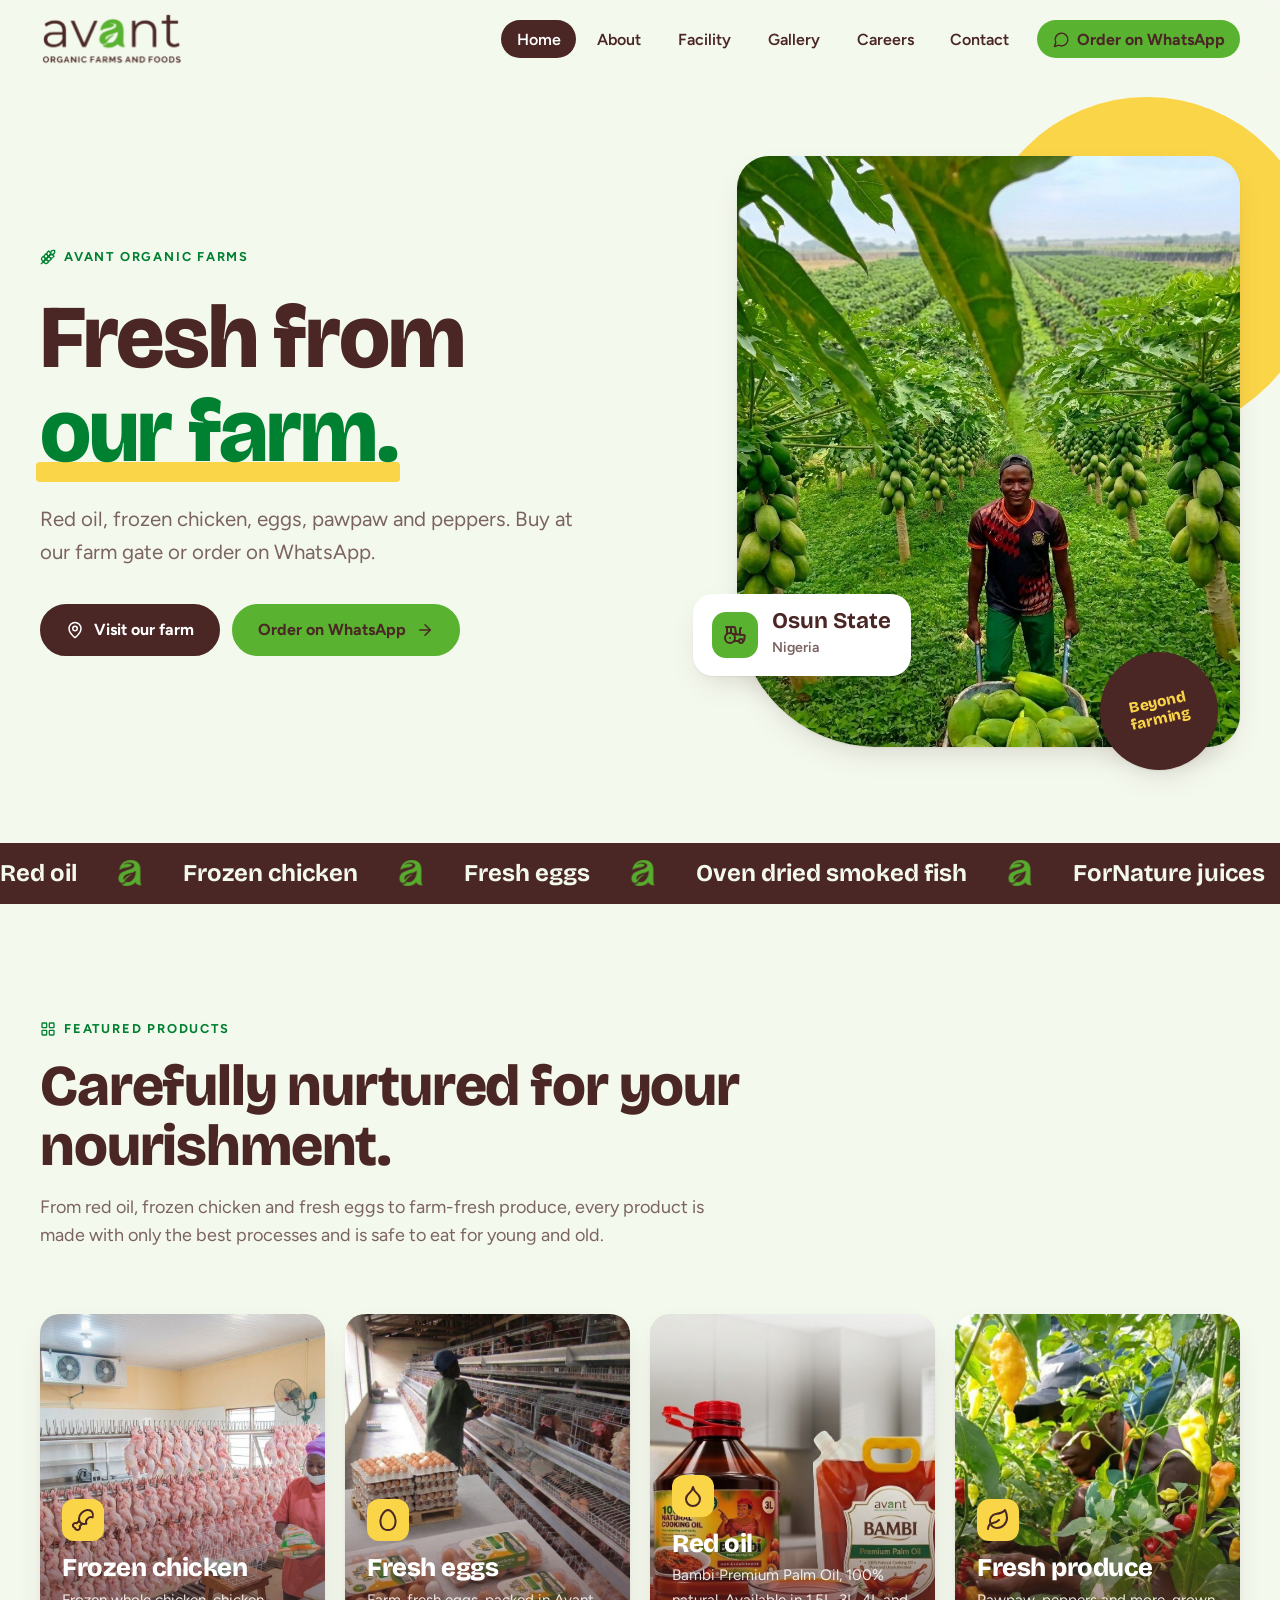
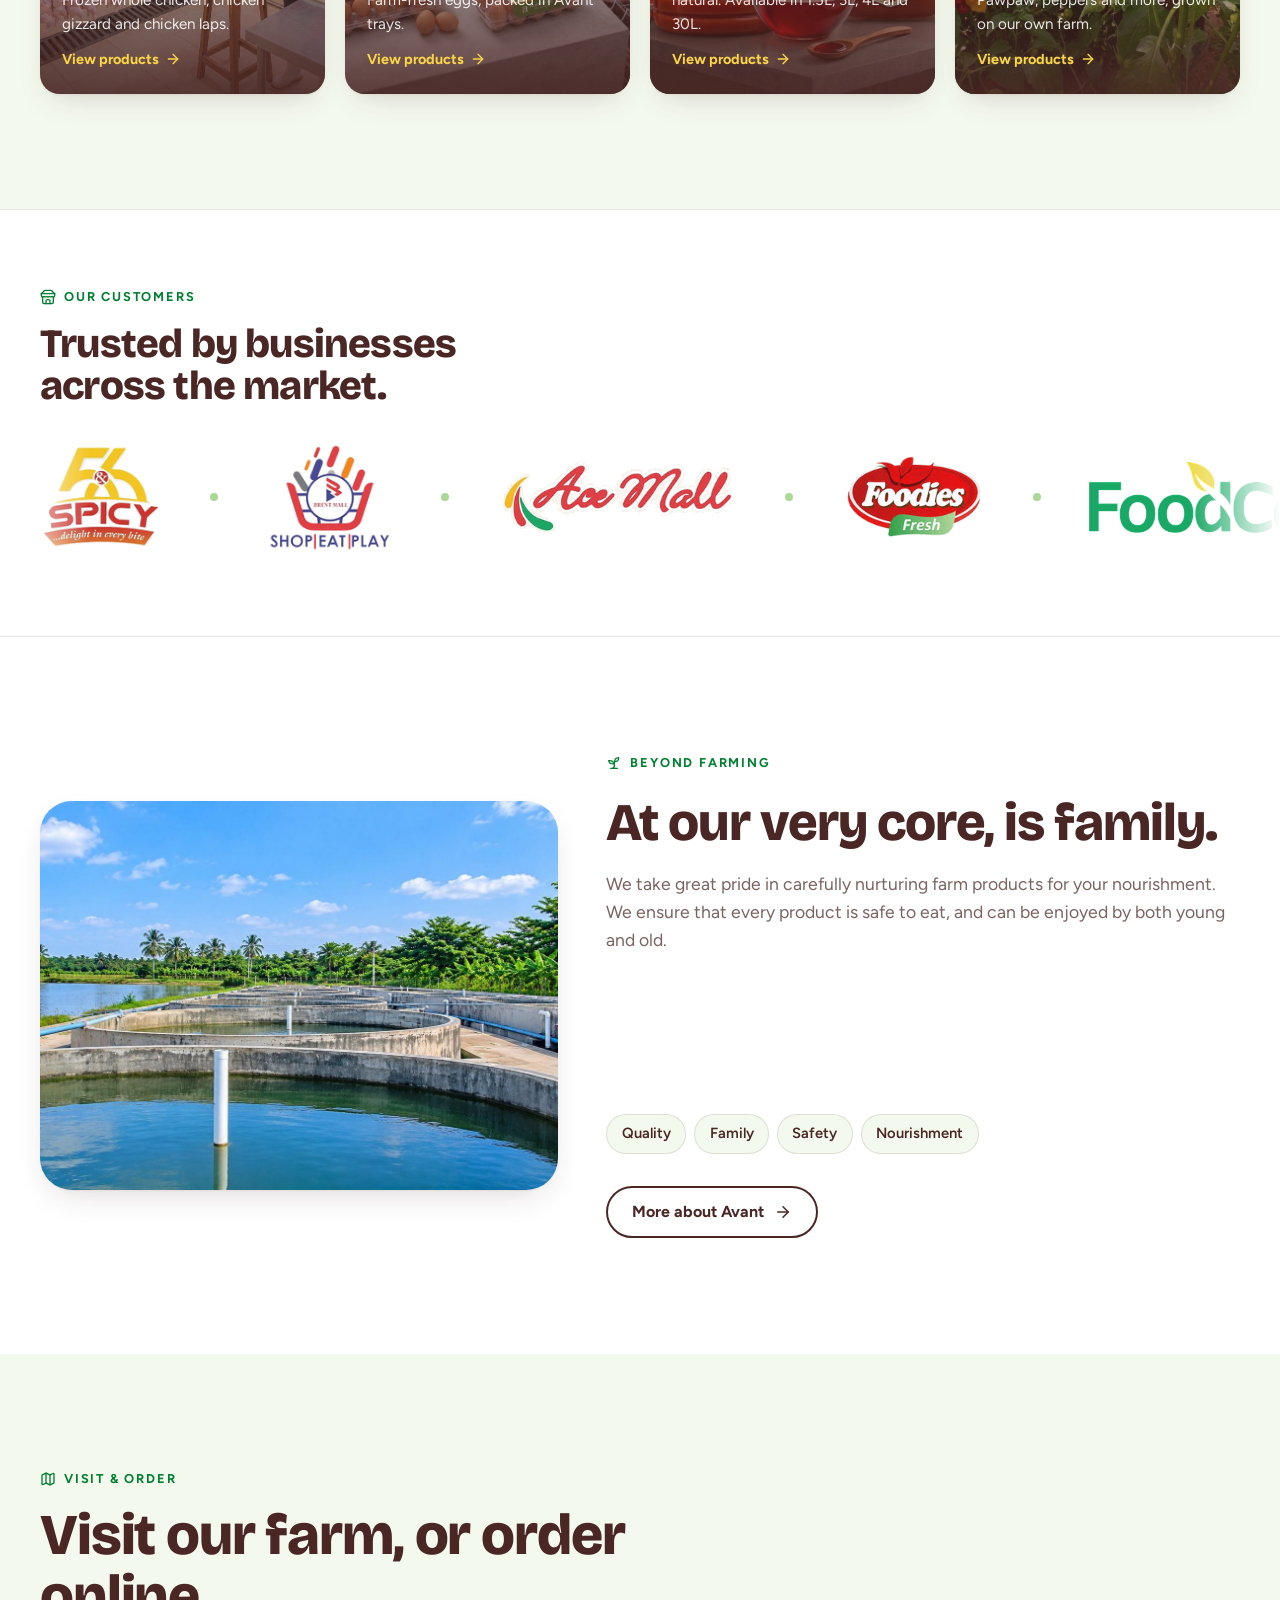
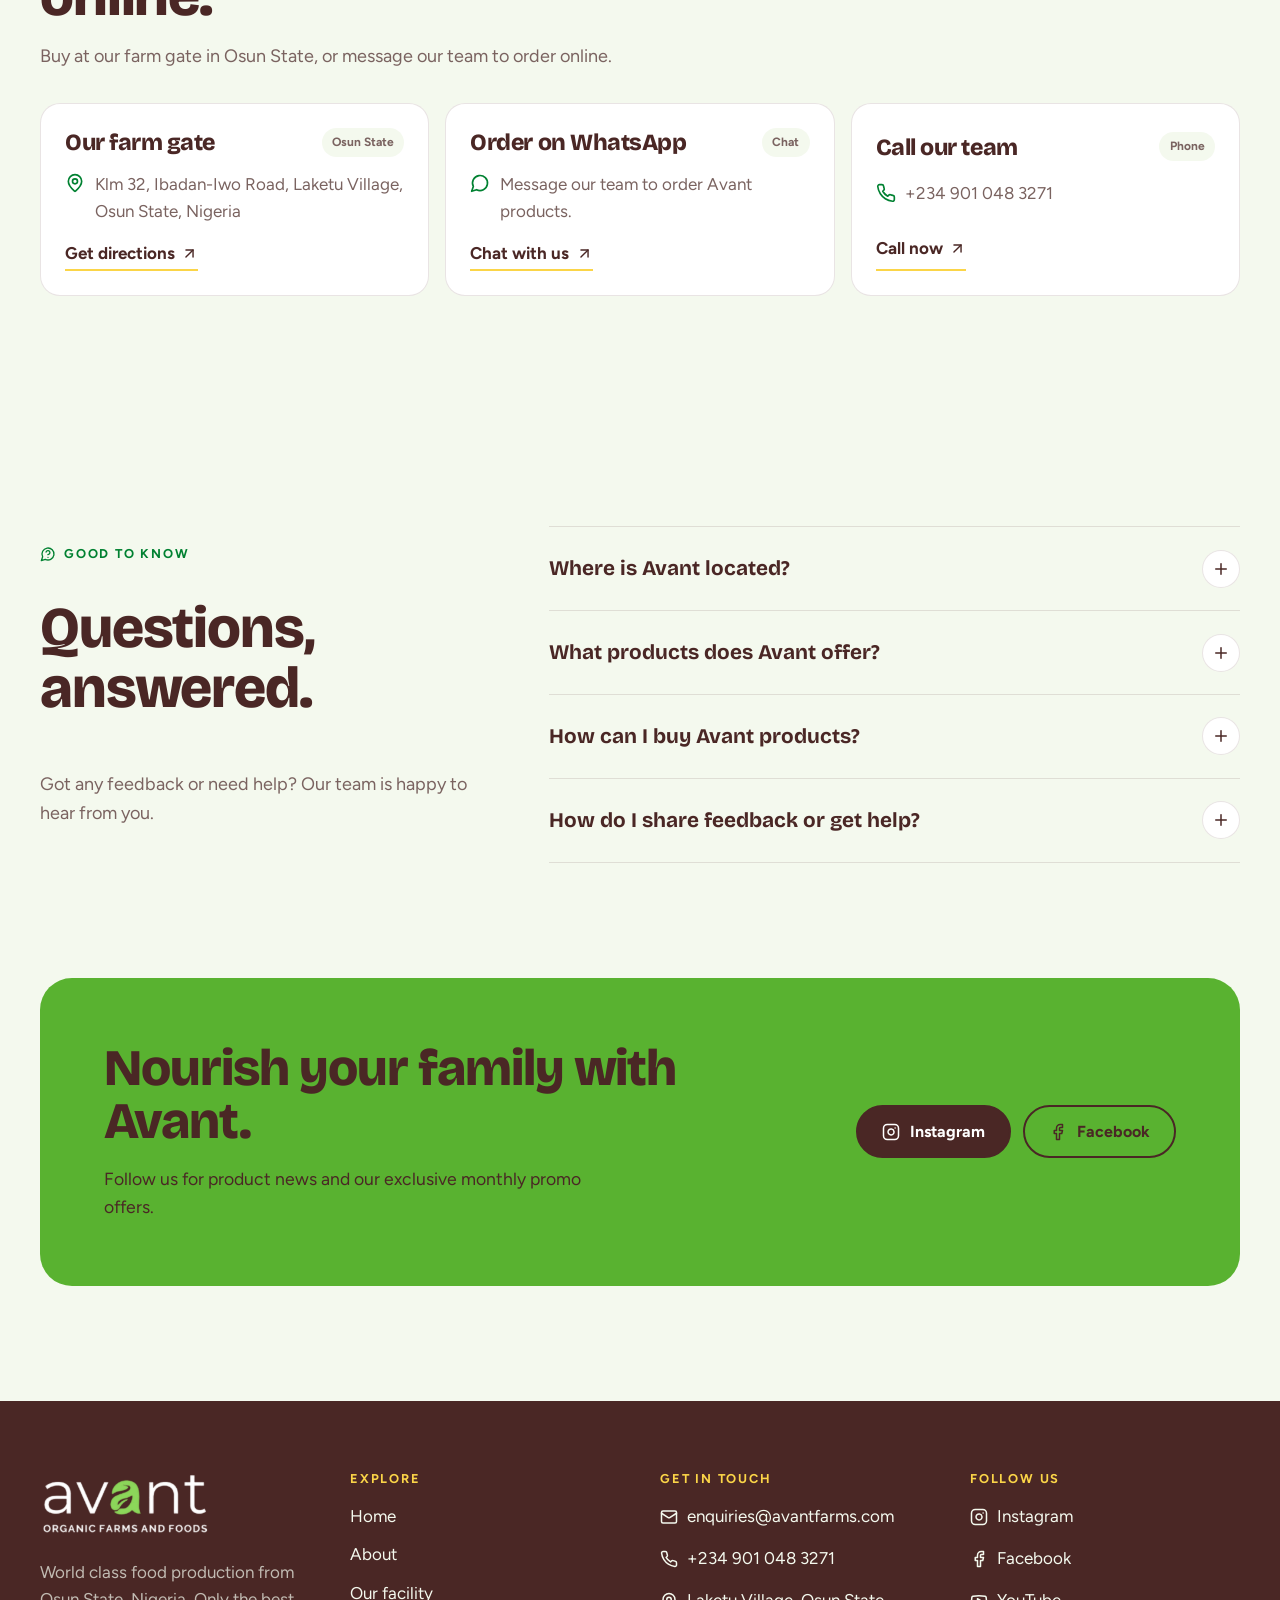
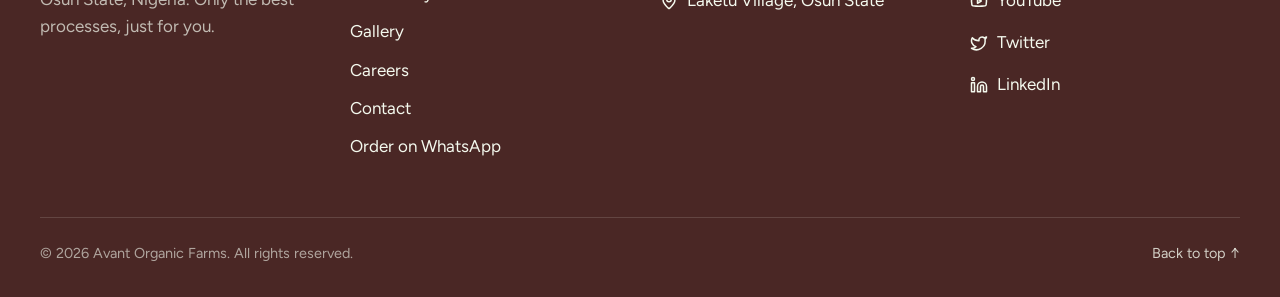
<file: index.html>
<!DOCTYPE html>
<html lang="en">


<head>
<meta charset="UTF-8">
<meta name="viewport" content="width=device-width, initial-scale=1">
<title>Avant Organic Farms and Foods | World Class Food Production in Osun State</title>
<meta name="description" content="Avant Organic Farms and Foods: world class food production in Osun State, Nigeria. Red oil, frozen chicken, fresh eggs and farm-fresh produce. Visit our farm gate or order online.">
<meta name="theme-color" content="#4a2725">
<meta name="color-scheme" content="light">
<link rel="icon" type="image/png" href="m/avant-mark.png">
<link rel="preconnect" href="https://fonts.googleapis.com/">
<link rel="preconnect" href="https://fonts.gstatic.com/" crossorigin>
<link href="https://fonts.googleapis.com/css2?family=Bricolage+Grotesque:opsz,wght@12..96,500;12..96,700;12..96,800&amp;family=Figtree:wght@400;500;600;700&amp;display=swap" rel="stylesheet">
<script src="assets/lucide.min.js"></script>
<script>document.documentElement.classList.add('js');</script>
<style>
:root{
  --ink:#4a2725; --ink-2:#3d1f1e; --slate:#7a6360;
  --orange:#59b230; --coral:#008131; --sun:#fbd548;
  --cream:#f4f9ee; --cream-2:#e4f0d9; --paper:#ffffff;
  --line:rgba(74,39,37,.12);
  --display:"Bricolage Grotesque", system-ui, sans-serif;
  --body:"Figtree", system-ui, sans-serif;
  --r-sm:12px; --r-md:20px; --r-lg:32px;
  --shadow:0 1px 2px rgba(74,39,37,.06), 0 12px 32px -12px rgba(74,39,37,.22);
  --ease:cubic-bezier(.22,1,.36,1);
  color-scheme:light;
}
*,*::before,*::after{box-sizing:border-box}
html{scroll-behavior:smooth;-webkit-text-size-adjust:100%}
body{margin:0;font-family:var(--body);font-size:1.0625rem;line-height:1.6;color:var(--ink);background:var(--cream);-webkit-font-smoothing:antialiased}
img{max-width:100%;display:block}
a{color:inherit}
h1,h2,h3{font-family:var(--display);line-height:1.05;letter-spacing:-.02em;margin:0;font-weight:800}
p{margin:0}
:focus-visible{outline:3px solid var(--orange);outline-offset:3px;border-radius:6px}
.skip{position:absolute;left:1rem;top:-4rem;background:var(--ink);color:#fff;padding:.7rem 1rem;border-radius:10px;z-index:200;text-decoration:none;font-weight:600;transition:top .2s}
.skip:focus{top:1rem}
.wrap{width:min(1200px,100% - 2.5rem);margin-inline:auto}
.eyebrow{display:inline-flex;align-items:center;gap:.5rem;font-weight:700;font-size:.8rem;letter-spacing:.14em;text-transform:uppercase;color:var(--coral)}
.eyebrow svg{width:16px;height:16px}
section{padding-block:clamp(4.5rem,9vw,8rem)}
.section-head{display:grid;gap:1rem;max-width:44rem;margin-bottom:clamp(2.5rem,5vw,4rem)}
.section-head h2{font-size:clamp(2.2rem,5vw,3.6rem)}
.section-head p{color:var(--slate);font-size:1.125rem}

/* Buttons */
.btn{--bg:var(--ink);--fg:#fff;display:inline-flex;align-items:center;gap:.6rem;padding:.95rem 1.5rem;border-radius:999px;background:var(--bg);color:var(--fg);font:700 1rem/1 var(--body);text-decoration:none;border:2px solid var(--bg);cursor:pointer;transition:transform .25s var(--ease),box-shadow .25s var(--ease),background-color .2s}
.btn svg{width:18px;height:18px;transition:transform .25s var(--ease)}
.btn:hover{transform:translateY(-2px);box-shadow:0 10px 24px -10px rgba(74,39,37,.55)}
.btn:hover svg{transform:translateX(3px)}
.btn:active{transform:translateY(0) scale(.97);box-shadow:none}
.btn--orange{--bg:var(--orange);--fg:var(--ink)}
.btn--ghost{background:transparent;color:var(--ink)}
.btn--ghost:hover{background:var(--ink);color:#fff}

/* Hero */
.hero{padding-block:clamp(2.5rem,6vw,5rem) clamp(4rem,8vw,6rem);position:relative;overflow:hidden}
.hero__grid{display:grid;gap:3rem;align-items:center}
@media (min-width:960px){.hero__grid{grid-template-columns:1.05fr .95fr}}
.hero h1{font-size:clamp(2.75rem,7vw,5.6rem);margin-block:1.1rem 1.5rem}
.hero h1 .hl{position:relative;white-space:nowrap;color:var(--coral)}
.hero h1 .hl::after{content:"";position:absolute;left:-.04em;right:-.04em;bottom:.04em;height:.22em;background:var(--sun);z-index:-1;border-radius:4px;transform-origin:left;animation:swipe 1s .5s var(--ease) both}
@keyframes swipe{from{transform:scaleX(0)}to{transform:scaleX(1)}}
.hero__lead{font-size:clamp(1.1rem,1.6vw,1.3rem);color:var(--slate);max-width:34rem}
.hero__ctas{display:flex;flex-wrap:wrap;gap:.8rem;margin-top:2.2rem}
.hero__trust{display:flex;flex-wrap:wrap;gap:1.4rem;margin-top:2.4rem;color:var(--slate);font-weight:600;font-size:.95rem}
.hero__trust span{display:inline-flex;align-items:center;gap:.45rem}
.hero__trust svg{width:18px;height:18px;color:var(--coral)}
.hero__media{position:relative;aspect-ratio:5/5.4}
.hero__photo{position:absolute;inset:0 0 0 8%;border-radius:var(--r-lg) var(--r-lg) var(--r-lg) 140px;overflow:hidden;box-shadow:var(--shadow);background:var(--cream-2)}
.hero__photo img{width:100%;height:100%;object-fit:cover}
.hero__blob{position:absolute;width:62%;aspect-ratio:1;border-radius:50%;background:var(--sun);right:-14%;top:-10%;z-index:-1}
.hero__badge{position:absolute;left:0;bottom:12%;background:var(--paper);border-radius:var(--r-md);padding:1rem 1.2rem;display:flex;gap:.9rem;align-items:center;box-shadow:var(--shadow);animation:bob 5s ease-in-out infinite}
.hero__badge .ic{width:46px;height:46px;border-radius:14px;background:var(--orange);display:grid;place-items:center;color:var(--ink)}
.hero__badge strong{display:block;font-family:var(--display);font-size:1.4rem;line-height:1}
.hero__badge small{color:var(--slate);font-weight:600}
.hero__sticker{position:absolute;right:4%;bottom:-4%;width:118px;aspect-ratio:1;border-radius:50%;background:var(--ink);color:var(--sun);display:grid;place-items:center;text-align:center;font:800 .95rem/1.1 var(--display);transform:rotate(-12deg);box-shadow:var(--shadow);padding:1rem}
@keyframes bob{50%{transform:translateY(-10px)}}

/* Marquee */
.marquee{background:var(--ink);color:var(--cream);padding-block:1.1rem;overflow:hidden}
.marquee__track{display:flex;gap:2.5rem;width:max-content;animation:marquee 32s linear infinite}
.marquee span{display:inline-flex;align-items:center;gap:2.5rem;font:700 clamp(1.1rem,2vw,1.5rem)/1 var(--display);white-space:nowrap}
.marquee svg{width:22px;height:22px;color:var(--sun)}
@keyframes marquee{to{transform:translateX(-50%)}}

/* Aisles */
.aisles__grid{display:grid;gap:1.25rem;grid-template-columns:repeat(auto-fit,minmax(min(100%,250px),1fr))}
.aisle{position:relative;border-radius:var(--r-md);overflow:hidden;aspect-ratio:3/4;background:var(--cream-2);isolation:isolate;box-shadow:var(--shadow)}
.aisle img{width:100%;height:100%;object-fit:cover;transition:transform .7s var(--ease)}
.aisle::after{content:"";position:absolute;inset:0;background:linear-gradient(180deg,transparent 40%,rgba(74,39,37,.88));z-index:0}
.aisle:hover img{transform:scale(1.06)}
.aisle__body{position:absolute;inset:auto 0 0 0;padding:1.4rem;color:#fff;z-index:1}
.aisle__body .tag{display:inline-grid;place-items:center;width:42px;height:42px;border-radius:12px;background:var(--sun);color:var(--ink);margin-bottom:.9rem;transition:transform .35s var(--ease)}
.aisle:hover .tag{transform:rotate(-10deg) scale(1.08)}
.aisle__body h3{font-size:1.6rem;margin-bottom:.35rem}
.aisle__body p{font-size:.95rem;opacity:.88}

/* Story */
.story{background:var(--paper)}
.story__grid{display:grid;gap:3rem;align-items:center}
@media (min-width:900px){.story__grid{grid-template-columns:.9fr 1.1fr}}
.story__img{border-radius:var(--r-lg);overflow:hidden;aspect-ratio:4/3;box-shadow:var(--shadow);background:var(--cream-2)}
.story__img img{width:100%;height:100%;object-fit:cover}
.story h2{font-size:clamp(2.1rem,4.4vw,3.3rem);margin-block:1rem 1.2rem}
.story p{color:var(--slate);font-size:1.1rem}
.stats{display:grid;grid-template-columns:repeat(3,1fr);gap:1rem;margin-block:2.2rem}
.stat{border-top:3px solid var(--orange);padding-top:.9rem}
.stat strong{display:block;font:800 clamp(1.9rem,4vw,2.8rem)/1 var(--display)}
.stat span{color:var(--slate);font-size:.92rem;font-weight:600}
.values{display:flex;flex-wrap:wrap;gap:.5rem;margin-bottom:2rem}
.values li{list-style:none;padding:.45rem .9rem;border-radius:999px;background:var(--cream);font-weight:600;font-size:.92rem;border:1px solid var(--line)}
.values{padding:0;margin-top:0}

/* Branches */
.branches__bar{display:flex;flex-wrap:wrap;gap:1rem;justify-content:space-between;align-items:end;margin-bottom:2rem}
.field{display:grid;gap:.45rem}
.field > label,.legend{font-weight:700;font-size:.92rem}
.count{color:var(--slate);font-weight:600}
.branch-list{display:grid;gap:1rem;grid-template-columns:repeat(auto-fill,minmax(min(100%,320px),1fr));padding:0;margin:0}
.branch{list-style:none;background:var(--paper);border:1px solid var(--line);border-radius:var(--r-md);padding:1.5rem;display:grid;gap:.9rem;transition:transform .3s var(--ease),box-shadow .3s var(--ease),border-color .3s}
.branch:hover{transform:translateY(-4px);box-shadow:var(--shadow);border-color:transparent}
.branch[hidden]{display:none}
.branch__top{display:flex;align-items:center;justify-content:space-between;gap:1rem}
.branch h3{font-size:1.45rem}
.chip{font-size:.75rem;font-weight:700;padding:.3rem .65rem;border-radius:999px;background:var(--cream);color:var(--slate);white-space:nowrap}
.branch address{font-style:normal;color:var(--slate);display:flex;gap:.6rem}
.branch address svg{flex:none;width:20px;height:20px;color:var(--coral);margin-top:.15rem}
.branch a.dir{display:inline-flex;align-items:center;gap:.4rem;font-weight:700;text-decoration:none;color:var(--ink);width:fit-content;border-bottom:2px solid var(--sun);padding-bottom:2px;transition:gap .25s var(--ease)}
.branch a.dir:hover{gap:.7rem}
.branch a.dir svg{width:17px;height:17px}

/* Select (base-select with fallback) */
.select{appearance:none;-webkit-appearance:none;font:600 1rem var(--body);color:var(--ink);background:var(--paper) url("data:image/svg+xml,%3Csvg xmlns='http://www.w3.org/2000/svg' width='20' height='20' viewBox='0 0 24 24' fill='none' stroke='%2359b230' stroke-width='2.5' stroke-linecap='round' stroke-linejoin='round'%3E%3Cpath d='m6 9 6 6 6-6'/%3E%3C/svg%3E") no-repeat right 1rem center;border:2px solid var(--line);border-radius:14px;padding:.85rem 3rem .85rem 1rem;min-width:240px;cursor:pointer;transition:border-color .2s,box-shadow .2s}
.select:hover{border-color:rgba(74,39,37,.3)}
.select:focus-visible{outline:none;border-color:var(--orange);box-shadow:0 0 0 4px rgba(89,178,48,.2)}
@supports (appearance:base-select){
  .select,.select::picker(select){appearance:base-select}
  .select{background-image:none;display:flex;align-items:center;justify-content:space-between;gap:1rem;padding-right:1rem}
  .select::picker-icon{content:"";width:20px;height:20px;background:url("data:image/svg+xml,%3Csvg xmlns='http://www.w3.org/2000/svg' width='20' height='20' viewBox='0 0 24 24' fill='none' stroke='%2359b230' stroke-width='2.5' stroke-linecap='round' stroke-linejoin='round'%3E%3Cpath d='m6 9 6 6 6-6'/%3E%3C/svg%3E") center/contain no-repeat;transition:transform .3s var(--ease)}
  .select:open::picker-icon{transform:rotate(180deg)}
  .select::picker(select){border:1px solid var(--line);border-radius:16px;background:var(--paper);box-shadow:var(--shadow);padding:.4rem;margin-top:.4rem;opacity:0;transform:translateY(-6px);transition:opacity .2s,transform .25s var(--ease),overlay .25s allow-discrete,display .25s allow-discrete}
  .select:open::picker(select){opacity:1;transform:none}
  @starting-style{.select:open::picker(select){opacity:0;transform:translateY(-6px)}}
  .select option{padding:.7rem .9rem;border-radius:10px;font-weight:600;color:var(--ink);display:flex;gap:.6rem;align-items:center;cursor:pointer}
  .select option:hover,.select option:focus-visible{background:var(--cream);outline:none}
  .select option:checked{background:var(--ink);color:#fff}
  .select option::checkmark{color:var(--sun)}
}

/* Rewards */
.rewards{background:var(--ink);color:var(--cream);position:relative;overflow:hidden}
.rewards::before{content:"";position:absolute;width:520px;aspect-ratio:1;border-radius:50%;background:radial-gradient(circle,rgba(251,213,72,.22),transparent 65%);top:-160px;right:-120px}
.rewards__grid{display:grid;gap:3rem;position:relative}
@media (min-width:960px){.rewards__grid{grid-template-columns:1fr 1fr;align-items:start}}
.rewards .eyebrow{color:var(--sun)}
.rewards h2{font-size:clamp(2.3rem,5vw,3.8rem);margin-block:1rem 1.2rem}
.rewards__lead{color:rgba(244,249,238,.78);font-size:1.15rem;max-width:30rem}
.perks{display:grid;gap:1rem;margin:2rem 0;padding:0}
.perks li{list-style:none;display:flex;gap:1rem;align-items:center;font-weight:600}
.perks .ic{flex:none;width:44px;height:44px;border-radius:14px;background:rgba(251,213,72,.14);color:var(--sun);display:grid;place-items:center}
.perks svg{width:22px;height:22px}
.card-visual{display:flex;align-items:center;gap:1rem;background:linear-gradient(135deg,var(--orange),#8bd35f);color:var(--ink);border-radius:var(--r-md);padding:1.2rem 1.4rem;max-width:360px;transform:rotate(-3deg);box-shadow:0 20px 40px -18px rgba(0,0,0,.6);transition:transform .5s var(--ease)}
.card-visual:hover{transform:rotate(0) scale(1.02)}
.card-visual img{width:58px;height:58px;background:#fff;border-radius:14px;padding:6px}
.card-visual strong{font:800 1.25rem/1.1 var(--display);display:block}
.card-visual small{font-weight:600}
.form{background:var(--paper);color:var(--ink);border-radius:var(--r-lg);padding:clamp(1.5rem,4vw,2.5rem);display:grid;gap:1.15rem;box-shadow:0 30px 60px -30px rgba(0,0,0,.6)}
.form h3{font-size:1.7rem}
.form .sub{color:var(--slate);margin-top:-.6rem}
.form .row{display:grid;gap:1.15rem}
@media (min-width:560px){.form .row{grid-template-columns:1fr 1fr}}
.input{font:500 1rem var(--body);color:var(--ink);background:var(--cream);border:2px solid transparent;border-radius:14px;padding:.85rem 1rem;width:100%;transition:border-color .2s,background-color .2s,box-shadow .2s}
.input::placeholder{color:#9a8683}
.input:hover{border-color:var(--line)}
.input:focus-visible{outline:none;background:#fff;border-color:var(--orange);box-shadow:0 0 0 4px rgba(89,178,48,.2)}
.form .select{width:100%;min-width:0;background-color:var(--cream);border-color:transparent}
fieldset{border:0;padding:0;margin:0;display:grid;gap:.6rem}
.choices{display:flex;flex-wrap:wrap;gap:.6rem}
.choice{display:inline-flex;align-items:center;gap:.6rem;padding:.6rem 1rem;border-radius:999px;background:var(--cream);cursor:pointer;font-weight:600;font-size:.95rem;border:2px solid transparent;transition:border-color .2s,background-color .2s}
.choice:has(input:checked){border-color:var(--ink);background:#fff}
.choice input[type=radio]{appearance:none;width:20px;height:20px;border-radius:50%;border:2px solid var(--slate);margin:0;display:grid;place-items:center;transition:border-color .2s;cursor:pointer}
.choice input[type=radio]::before{content:"";width:10px;height:10px;border-radius:50%;background:var(--orange);transform:scale(0);transition:transform .25s var(--ease)}
.choice input[type=radio]:checked{border-color:var(--ink)}
.choice input[type=radio]:checked::before{transform:scale(1)}
.check{display:flex;gap:.75rem;align-items:flex-start;font-size:.95rem;color:var(--slate);cursor:pointer}
.check input{appearance:none;flex:none;width:22px;height:22px;border-radius:7px;border:2px solid var(--slate);margin:.1rem 0 0;display:grid;place-items:center;cursor:pointer;transition:background-color .2s,border-color .2s}
.check input::before{content:"";width:11px;height:6px;border-left:2.5px solid var(--ink);border-bottom:2.5px solid var(--ink);transform:rotate(-45deg) translate(1px,-1px) scale(0);transition:transform .25s var(--ease)}
.check input:checked{background:var(--sun);border-color:var(--sun)}
.check input:checked::before{transform:rotate(-45deg) translate(1px,-1px) scale(1)}
.choice input:focus-visible,.check input:focus-visible{outline:3px solid var(--orange);outline-offset:2px}
.form .btn{justify-content:center;width:100%;padding-block:1.1rem}

/* FAQ */
.faq__grid{display:grid;gap:3rem}
@media (min-width:900px){.faq__grid{grid-template-columns:.8fr 1.2fr}}
.acc{border-top:1px solid var(--line)}
.acc__item{border-bottom:1px solid var(--line)}
.acc__btn{width:100%;display:flex;justify-content:space-between;align-items:center;gap:1rem;background:none;border:0;padding:1.4rem 0;font:700 clamp(1.1rem,2vw,1.3rem)/1.3 var(--display);color:var(--ink);text-align:left;cursor:pointer}
.acc__btn .pm{flex:none;width:38px;height:38px;border-radius:50%;background:var(--paper);border:1px solid var(--line);display:grid;place-items:center;transition:transform .35s var(--ease),background-color .2s}
.acc__btn:hover .pm{background:var(--sun);border-color:var(--sun)}
.acc__btn[aria-expanded=true] .pm{transform:rotate(45deg);background:var(--ink);color:#fff;border-color:var(--ink)}
.acc__btn .pm svg{width:18px;height:18px}
.acc__panel{display:grid;grid-template-rows:1fr;transition:grid-template-rows .4s var(--ease)}
.acc__panel > div{overflow:hidden}
.acc__panel p{color:var(--slate);padding-bottom:1.4rem;max-width:40rem}
.js .acc__panel{grid-template-rows:0fr}
.js .acc__panel.open{grid-template-rows:1fr}

/* Social / CTA */
.cta{padding-top:0}
.cta__box{background:var(--orange);border-radius:var(--r-lg);padding:clamp(2rem,5vw,4rem);display:grid;gap:2rem;align-items:center;position:relative;overflow:hidden}
@media (min-width:860px){.cta__box{grid-template-columns:1.3fr 1fr}}
.cta__box h2{font-size:clamp(2rem,4.4vw,3.2rem)}
.cta__box p{margin-top:1rem;font-size:1.1rem;max-width:32rem}
.socials{display:flex;flex-wrap:wrap;gap:.8rem}
@media (min-width:860px){.socials{justify-content:flex-end}}

/* Mobile: pawpaw photo as hero background, faded behind the text only */
@media (max-width:959px){
  .hero{isolation:isolate;padding-bottom:clamp(10rem,50vw,14rem)}
  .hero__media{position:absolute;inset:0;aspect-ratio:auto;z-index:-2}
  .hero__photo{inset:0;border-radius:0;box-shadow:none}
  .hero__photo img{object-position:center bottom}
  .hero__photo::after{content:"";position:absolute;inset:0;background:linear-gradient(180deg,rgba(244,249,238,.92) 0%,rgba(244,249,238,.86) 50%,rgba(244,249,238,.4) 66%,rgba(244,249,238,0) 80%)}
  .hero__blob,.hero__badge,.hero__sticker{display:none}
  .hero__lead{color:var(--ink)}
}

/* Reveal */
.js .reveal{opacity:0;transform:translateY(28px);transition:opacity .8s var(--ease),transform .8s var(--ease);transition-delay:var(--d,0s)}
.js .reveal.in{opacity:1;transform:none}

@media (prefers-reduced-motion:reduce){
  *,*::before,*::after{animation-duration:.01ms!important;animation-iteration-count:1!important;transition-duration:.01ms!important;scroll-behavior:auto!important}
  .js .reveal{opacity:1;transform:none}
  .marquee__track{animation:none}
}
</style>
<link rel="stylesheet" href="assets/extras.css">
</head>
<body>
<a class="skip" href="#main">Skip to content</a>

<link href="https://fonts.googleapis.com/css2?family=Bricolage+Grotesque:opsz,wght@12..96,500;12..96,700;12..96,800&amp;family=Figtree:wght@400;500;600;700&amp;display=swap" rel="stylesheet">
<style data-hh-shared-styles="header" data-hh-shared-source="/">
:where(#top) {
  --ink:#4a2725; --ink-2:#3d1f1e; --slate:#7a6360;
  --orange:#59b230; --coral:#008131; --sun:#fbd548;
  --cream:#f4f9ee; --cream-2:#e4f0d9; --paper:#ffffff;
  --line:rgba(74,39,37,.12);
  --display:"Bricolage Grotesque", system-ui, sans-serif;
  --body:"Figtree", system-ui, sans-serif;
  --r-sm:12px; --r-md:20px; --r-lg:32px;
  --shadow:0 1px 2px rgba(74,39,37,.06), 0 12px 32px -12px rgba(74,39,37,.22);
  --ease:cubic-bezier(.22,1,.36,1);}

:where(#top) {font-family:var(--body, "Figtree", system-ui, sans-serif);font-size:1.0625rem;line-height:1.6;color:var(--ink, #4a2725);}

:is(:root):where(#top, #top *) {
  --ink:#4a2725; --ink-2:#3d1f1e; --slate:#7a6360;
  --orange:#59b230; --coral:#008131; --sun:#fbd548;
  --cream:#f4f9ee; --cream-2:#e4f0d9; --paper:#ffffff;
  --line:rgba(74,39,37,.12);
  --display:"Bricolage Grotesque", system-ui, sans-serif;
  --body:"Figtree", system-ui, sans-serif;
  --r-sm:12px; --r-md:20px; --r-lg:32px;
  --shadow:0 1px 2px rgba(74,39,37,.06), 0 12px 32px -12px rgba(74,39,37,.22);
  --ease:cubic-bezier(.22,1,.36,1);
  color-scheme:light;
}

:is(*):where(#top, #top *), :is(*):where(#top, #top *)::before, :is(*):where(#top, #top *)::after {box-sizing:border-box}

:is(img):where(#top, #top *) {max-width:100%;display:block}

:is(a):where(#top, #top *) {color:inherit}

:is(:focus-visible):where(#top, #top *) {outline:3px solid var(--orange, #59b230);outline-offset:3px;border-radius:6px}

:is(.eyebrow svg):where(#top, #top *) {width:16px;height:16px}

:is(.btn svg):where(#top, #top *) {width:18px;height:18px;transition:transform .25s var(--ease, cubic-bezier(.22,1,.36,1))}

:is(.btn:hover svg):where(#top, #top *) {transform:translateX(3px)}

:is(.hero__trust span):where(#top, #top *) {display:inline-flex;align-items:center;gap:.45rem}

:is(.hero__trust svg):where(#top, #top *) {width:18px;height:18px;color:var(--coral)}

:is(.hero__photo img):where(#top, #top *) {width:100%;height:100%;object-fit:cover}

:is(.marquee span):where(#top, #top *) {display:inline-flex;align-items:center;gap:2.5rem;font:700 clamp(1.1rem,2vw,1.5rem)/1 var(--display, "Bricolage Grotesque", system-ui, sans-serif);white-space:nowrap}

:is(.marquee svg):where(#top, #top *) {width:22px;height:22px;color:var(--sun, #fbd548)}

:is(.aisle img):where(#top, #top *) {width:100%;height:100%;object-fit:cover;transition:transform .7s var(--ease, cubic-bezier(.22,1,.36,1))}

:is(.aisle:hover img):where(#top, #top *) {transform:scale(1.06)}

:is(.story__img img):where(#top, #top *) {width:100%;height:100%;object-fit:cover}

:is(.stat span):where(#top, #top *) {color:var(--slate, #7a6360);font-size:.92rem;font-weight:600}

:is(.values li):where(#top, #top *) {list-style:none;padding:.45rem .9rem;border-radius:999px;background:var(--cream, #f4f9ee);font-weight:600;font-size:.92rem;border:1px solid var(--line, rgba(74,39,37,.12))}

:is(.branch address svg):where(#top, #top *) {flex:none;width:20px;height:20px;color:var(--coral);margin-top:.15rem}

:is(.branch a.dir svg):where(#top, #top *) {width:17px;height:17px}

:is(.perks li):where(#top, #top *) {list-style:none;display:flex;gap:1rem;align-items:center;font-weight:600}

:is(.perks svg):where(#top, #top *) {width:22px;height:22px}

:is(.card-visual img):where(#top, #top *) {width:58px;height:58px;background:#fff;border-radius:14px;padding:6px}

:is(.acc__btn .pm svg):where(#top, #top *) {width:18px;height:18px}

:is(.acc__panel > div):where(#top, #top *) {overflow:hidden}

@media (prefers-reduced-motion:reduce) {
  :is(*):where(#top, #top *), :is(*):where(#top, #top *)::before, :is(*):where(#top, #top *)::after {animation-duration:.01ms!important;animation-iteration-count:1!important;transition-duration:.01ms!important;scroll-behavior:auto!important}
}

:is(.hh-footer__brand img):where(#top, #top *) {height:46px;width:auto;background:#f4f9ee;border-radius:12px;padding:6px 10px}

:is(.hh-footer ul):where(#top, #top *) {list-style:none;margin:0;padding:0;display:grid;gap:.7rem}

:is(.hh-footer a):where(#top, #top *) {color:#f4f9ee;text-decoration:none;display:inline-flex;align-items:center;gap:.55rem;transition:color .2s,transform .25s cubic-bezier(.22,1,.36,1)}

:is(.hh-footer a:hover):where(#top, #top *) {color:var(--sun,#fbd548);transform:translateX(3px)}

:is(.hh-footer svg):where(#top, #top *) {width:18px;height:18px;flex:none}

:is(.hh-footer__base a):where(#top, #top *) {color:rgba(244,249,238,.8)}

@media (prefers-reduced-motion:reduce) {
  :is(.hh-footer a):where(#top, #top *) {transition:none}
}
</style><header class="hh-header" id="top">
  <style>
    .hh-header{position:sticky;top:0;z-index:100;background:rgba(244,249,238,.86);backdrop-filter:saturate(1.4) blur(14px);-webkit-backdrop-filter:saturate(1.4) blur(14px);border-bottom:1px solid transparent;transition:border-color .3s,box-shadow .3s}
    .hh-header.scrolled{border-color:rgba(74,39,37,.1);box-shadow:0 8px 24px -18px rgba(74,39,37,.5)}
    .hh-nav{width:min(1200px,100% - 2.5rem);margin-inline:auto;display:flex;align-items:center;justify-content:space-between;gap:1rem;height:78px}
    .hh-logo img{height:52px;width:auto}
    .hh-links{display:flex;align-items:center;gap:.4rem;list-style:none;margin:0;padding:0}
    .hh-links a{position:relative;display:block;padding:.6rem .95rem;border-radius:999px;font:600 1rem "Figtree",system-ui,sans-serif;color:var(--ink,#4a2725);text-decoration:none;transition:background-color .2s}
    .hh-links a:hover{background:rgba(74,39,37,.07)}
    .hh-links a[aria-current=page]{background:var(--ink,#4a2725);color:#fff}
    .hh-links .hh-cta{background:var(--orange,#59b230);color:var(--ink,#4a2725);font-weight:700;margin-left:.4rem;display:inline-flex;align-items:center;gap:.45rem;transition:transform .25s cubic-bezier(.22,1,.36,1)}
    .hh-links .hh-cta:hover{background:var(--orange,#59b230);transform:translateY(-2px)}
    .hh-links .hh-cta svg{width:17px;height:17px}
    .hh-toggle{display:none;width:48px;height:48px;border-radius:14px;border:1px solid rgba(74,39,37,.15);background:#fff;cursor:pointer;place-items:center;color:var(--ink,#4a2725)}
    .hh-toggle span{display:block;width:20px;height:2px;background:currentColor;border-radius:2px;position:relative;transition:background-color .2s}
    .hh-toggle span::before,.hh-toggle span::after{content:"";position:absolute;left:0;width:20px;height:2px;background:currentColor;border-radius:2px;transition:transform .35s cubic-bezier(.22,1,.36,1)}
    .hh-toggle span::before{top:-6px}.hh-toggle span::after{top:6px}
    .hh-toggle[aria-expanded=true] span{background:transparent}
    .hh-toggle[aria-expanded=true] span::before{transform:translateY(6px) rotate(45deg)}
    .hh-toggle[aria-expanded=true] span::after{transform:translateY(-6px) rotate(-45deg)}
    @media (max-width:1020px){
      .hh-toggle{display:grid}
      .hh-menu{position:absolute;left:0;right:0;top:100%;background:var(--cream,#f4f9ee);border-bottom:1px solid rgba(74,39,37,.1);display:grid;grid-template-rows:0fr;transition:grid-template-rows .45s cubic-bezier(.22,1,.36,1)}
      .hh-menu > div{overflow:hidden}
      .hh-menu.open{grid-template-rows:1fr}
      .hh-links{flex-direction:column;align-items:stretch;padding:1rem 1.25rem 1.5rem;gap:.3rem}
      .hh-links a{padding:1rem 1.1rem;font-size:1.15rem;border-radius:14px}
      .hh-links .hh-cta{margin:.5rem 0 0;justify-content:center}
      .hh-menu li{opacity:0;transform:translateY(-8px);transition:opacity .3s,transform .4s cubic-bezier(.22,1,.36,1)}
      .hh-menu.open li{opacity:1;transform:none}
      .hh-menu.open li:nth-child(2){transition-delay:.05s}.hh-menu.open li:nth-child(3){transition-delay:.1s}.hh-menu.open li:nth-child(4){transition-delay:.15s}.hh-menu.open li:nth-child(5){transition-delay:.2s}.hh-menu.open li:nth-child(6){transition-delay:.25s}.hh-menu.open li:nth-child(7){transition-delay:.3s}
      html:not(.js) .hh-menu{position:static;grid-template-rows:1fr}
      html:not(.js) .hh-menu li{opacity:1;transform:none}
      html:not(.js) .hh-toggle{display:none}
      html:not(.js) .hh-nav{height:auto;flex-wrap:wrap;padding-block:.8rem}
    }
    @media (prefers-reduced-motion:reduce){
      .hh-menu,.hh-menu li,.hh-toggle span::before,.hh-toggle span::after{transition:none}
    }
  </style>
  <nav class="hh-nav" aria-label="Main">
    <a class="hh-logo" href="index.html" aria-label="Avant Organic Farms and Foods home">
      <img src="m/avant-logo.png" alt="Avant Organic Farms and Foods" width="144" height="52">
    </a>
    <button class="hh-toggle" type="button" aria-expanded="false" aria-controls="hh-menu" aria-label="Open menu"><span></span></button>
    <div class="hh-menu" id="hh-menu">
      <div>
        <ul class="hh-links">
          <li><a href="index.html" aria-current="page">Home</a></li>
          <li><a href="about.html">About</a></li>
          <li><a href="facility.html">Facility</a></li>
          <li><a href="gallery.html">Gallery</a></li>
          <li><a href="careers.html">Careers</a></li>
          <li><a href="contact.html">Contact</a></li>
          <li><a class="hh-cta" href="https://wa.link/3gsqqy" target="_blank" rel="noopener"><i data-lucide="message-circle"></i>Order on WhatsApp</a></li>
        </ul>
      </div>
    </div>
  </nav>
  <script>
    (function(){
      var header=document.currentScript.closest('.hh-header');
      var btn=header.querySelector('.hh-toggle'), menu=header.querySelector('.hh-menu');
      var page=(location.pathname.split('/').pop()||'index.html');
      header.querySelectorAll('.hh-links a:not(.hh-cta)').forEach(function(a){ if(a.getAttribute('href')===page) a.setAttribute('aria-current','page'); });
      function setOpen(o){ btn.setAttribute('aria-expanded',o); btn.setAttribute('aria-label',o?'Close menu':'Open menu'); menu.classList.toggle('open',o); }
      btn.addEventListener('click',function(){ setOpen(btn.getAttribute('aria-expanded')!=='true'); });
      menu.addEventListener('click',function(e){ if(e.target.closest('a')) setOpen(false); });
      document.addEventListener('keydown',function(e){ if(e.key==='Escape' && menu.classList.contains('open')){ setOpen(false); btn.focus(); } });
      window.addEventListener('scroll',function(){ header.classList.toggle('scrolled',scrollY>8); },{passive:true});
    })();
  </script>
</header>

<main id="main">

  <!-- Hero -->
  <section class="hero" aria-labelledby="hero-title">
    <div class="wrap hero__grid">
      <div>
        <span class="eyebrow reveal"><i data-lucide="wheat"></i>Avant Organic Farms</span>
        <h1 id="hero-title" class="reveal" style="--d:.08s">Fresh from <span class="hl">our farm.</span></h1>
        <p class="hero__lead reveal" style="--d:.16s">Red oil, frozen chicken, eggs, pawpaw and peppers. Buy at our farm gate or order on WhatsApp.</p>
        <div class="hero__ctas reveal" style="--d:.24s">
          <a class="btn" href="#stores"><i data-lucide="map-pin"></i>Visit our farm</a>
          <a class="btn btn--orange" href="https://wa.link/3gsqqy" target="_blank" rel="noopener">Order on WhatsApp<i data-lucide="arrow-right"></i></a>
        </div>

      </div>
      <div class="hero__media reveal" style="--d:.2s">
        <div class="hero__blob" aria-hidden="true"></div>
        <div class="hero__photo">
          <img src="m/avant-papaya.jpg" alt="An Avant farm worker pushing a wheelbarrow full of pawpaw through a pawpaw plantation" width="600" height="760" fetchpriority="high">
        </div>
        <div class="hero__badge">
          <span class="ic"><i data-lucide="tractor"></i></span>
          <div><strong>Osun State</strong><small>Nigeria</small></div>
        </div>
        <div class="hero__sticker" aria-hidden="true">Beyond farming</div>
      </div>
    </div>
  </section>

  <!-- Marquee -->
  <div class="marquee" aria-hidden="true">
    <div class="marquee__track">
      <span>Red oil <img class="sep" src="m/avant-mark.png" alt="" width="26" height="26"> Frozen chicken <img class="sep" src="m/avant-mark.png" alt="" width="26" height="26"> Fresh eggs <img class="sep" src="m/avant-mark.png" alt="" width="26" height="26"> Oven dried smoked fish <img class="sep" src="m/avant-mark.png" alt="" width="26" height="26"> ForNature juices <img class="sep" src="m/avant-mark.png" alt="" width="26" height="26"> Beyond farming <img class="sep" src="m/avant-mark.png" alt="" width="26" height="26"></span>
      <span>Red oil <img class="sep" src="m/avant-mark.png" alt="" width="26" height="26"> Frozen chicken <img class="sep" src="m/avant-mark.png" alt="" width="26" height="26"> Fresh eggs <img class="sep" src="m/avant-mark.png" alt="" width="26" height="26"> Oven dried smoked fish <img class="sep" src="m/avant-mark.png" alt="" width="26" height="26"> ForNature juices <img class="sep" src="m/avant-mark.png" alt="" width="26" height="26"> Beyond farming <img class="sep" src="m/avant-mark.png" alt="" width="26" height="26"></span>
    </div>
  </div>

  <!-- Featured products -->
  <section class="aisles" id="products" aria-labelledby="aisles-title">
    <div class="wrap">
      <div class="section-head">
        <span class="eyebrow reveal"><i data-lucide="layout-grid"></i>Featured products</span>
        <h2 id="aisles-title" class="reveal" style="--d:.08s">Carefully nurtured for your nourishment.</h2>
        <p class="reveal" style="--d:.16s">From red oil, frozen chicken and fresh eggs to farm-fresh produce, every product is made with only the best processes and is safe to eat for young and old.</p>
      </div>
      <div class="aisles__grid">
        <article class="aisle reveal">
          <a class="aisle__link" href="abattoir.html" aria-label="See all frozen chicken products"></a>
          <img src="m/avant-processing.jpg" alt="An Avant team member in protective clothing packing chicken in the processing room" loading="lazy" width="450" height="600">
          <div class="aisle__body"><span class="tag"><i data-lucide="drumstick"></i></span><h3>Frozen chicken</h3><p>Frozen whole chicken, chicken gizzard and chicken laps.</p><span class="aisle__more">View products <i data-lucide="arrow-right"></i></span></div>
        </article>
        <article class="aisle reveal" style="--d:.08s">
          <a class="aisle__link" href="eggs.html" aria-label="See our fresh egg range"></a>
          <img src="m/avant-eggs.jpg" alt="Avant egg trays on a counter in front of a layer house" loading="lazy" width="450" height="600">
          <div class="aisle__body"><span class="tag"><i data-lucide="egg"></i></span><h3>Fresh eggs</h3><p>Farm-fresh eggs, packed in Avant trays.</p><span class="aisle__more">View products <i data-lucide="arrow-right"></i></span></div>
        </article>
        <article class="aisle reveal" style="--d:.16s">
          <a class="aisle__link" href="palm-oil.html" aria-label="See our red oil sizes"></a>
          <img src="m/avant-oil.jpg" alt="Avant Bambi Premium Palm Oil in a 3L jug and a stand-up pouch" loading="lazy" width="450" height="600">
          <div class="aisle__body"><span class="tag"><i data-lucide="droplet"></i></span><h3>Red oil</h3><p>Bambi Premium Palm Oil, 100% natural. Available in 1.5L, 3L, 4L and 30L.</p><span class="aisle__more">View products <i data-lucide="arrow-right"></i></span></div>
        </article>
        <article class="aisle reveal" style="--d:.24s">
          <a class="aisle__link" href="produce.html" aria-label="See our fresh produce"></a>
          <img src="m/avant-pepper_close.jpg" alt="Close-up of colourful peppers ready for harvest on the plant" loading="lazy" width="450" height="600">
          <div class="aisle__body"><span class="tag"><i data-lucide="leaf"></i></span><h3>Fresh produce</h3><p>Pawpaw, peppers and more, grown on our own farm.</p><span class="aisle__more">View products <i data-lucide="arrow-right"></i></span></div>
        </article>
      </div>
    </div>
  </section>


  <!-- Customers -->
  <section class="clients" aria-labelledby="clients-title">
    <div class="wrap">
      <div class="clients__head">
        <div>
          <span class="eyebrow reveal"><i data-lucide="store"></i>Our customers</span>
          <h2 id="clients-title" class="reveal" style="--d:.08s">Trusted by businesses across the market.</h2>
        </div>
      </div>
    </div>
    <div class="clients__band reveal" style="--d:.12s">
      <div class="clients__track">
        <ul class="clients__group" aria-label="Our customers"><li class="client"><img src="m/clients/5-and-6-restaurant.png" alt="5 &amp; 6 Restaurant" width="406" height="360" loading="lazy" decoding="async" draggable="false"></li><li class="client"><img src="m/clients/brent-mall.png" alt="Brent Mall" width="410" height="360" loading="lazy" decoding="async" draggable="false"></li><li class="client"><img src="m/clients/ace.png" alt="Ace Mall" width="700" height="254" loading="lazy" decoding="async" draggable="false"></li><li class="client"><img src="m/clients/foodies.png" alt="Foodies" width="562" height="360" loading="lazy" decoding="async" draggable="false"></li><li class="client"><img src="m/clients/foodco.png" alt="FoodCo" width="700" height="218" loading="lazy" decoding="async" draggable="false"></li><li class="client"><img src="m/clients/everyday-kitchen.png" alt="Everyday Kitchen" width="460" height="360" loading="lazy" decoding="async" draggable="false"></li><li class="client"><img src="m/clients/sunrise.png" alt="Sunrise" width="700" height="302" loading="lazy" decoding="async" draggable="false"></li></ul>
        <ul class="clients__group" aria-hidden="true"><li class="client"><img src="m/clients/5-and-6-restaurant.png" alt="5 &amp; 6 Restaurant" width="406" height="360" loading="lazy" decoding="async" draggable="false"></li><li class="client"><img src="m/clients/brent-mall.png" alt="Brent Mall" width="410" height="360" loading="lazy" decoding="async" draggable="false"></li><li class="client"><img src="m/clients/ace.png" alt="Ace Mall" width="700" height="254" loading="lazy" decoding="async" draggable="false"></li><li class="client"><img src="m/clients/foodies.png" alt="Foodies" width="562" height="360" loading="lazy" decoding="async" draggable="false"></li><li class="client"><img src="m/clients/foodco.png" alt="FoodCo" width="700" height="218" loading="lazy" decoding="async" draggable="false"></li><li class="client"><img src="m/clients/everyday-kitchen.png" alt="Everyday Kitchen" width="460" height="360" loading="lazy" decoding="async" draggable="false"></li><li class="client"><img src="m/clients/sunrise.png" alt="Sunrise" width="700" height="302" loading="lazy" decoding="async" draggable="false"></li></ul>
        <ul class="clients__group" aria-hidden="true"><li class="client"><img src="m/clients/5-and-6-restaurant.png" alt="5 &amp; 6 Restaurant" width="406" height="360" loading="lazy" decoding="async" draggable="false"></li><li class="client"><img src="m/clients/brent-mall.png" alt="Brent Mall" width="410" height="360" loading="lazy" decoding="async" draggable="false"></li><li class="client"><img src="m/clients/ace.png" alt="Ace Mall" width="700" height="254" loading="lazy" decoding="async" draggable="false"></li><li class="client"><img src="m/clients/foodies.png" alt="Foodies" width="562" height="360" loading="lazy" decoding="async" draggable="false"></li><li class="client"><img src="m/clients/foodco.png" alt="FoodCo" width="700" height="218" loading="lazy" decoding="async" draggable="false"></li><li class="client"><img src="m/clients/everyday-kitchen.png" alt="Everyday Kitchen" width="460" height="360" loading="lazy" decoding="async" draggable="false"></li><li class="client"><img src="m/clients/sunrise.png" alt="Sunrise" width="700" height="302" loading="lazy" decoding="async" draggable="false"></li></ul>
        <ul class="clients__group" aria-hidden="true"><li class="client"><img src="m/clients/5-and-6-restaurant.png" alt="5 &amp; 6 Restaurant" width="406" height="360" loading="lazy" decoding="async" draggable="false"></li><li class="client"><img src="m/clients/brent-mall.png" alt="Brent Mall" width="410" height="360" loading="lazy" decoding="async" draggable="false"></li><li class="client"><img src="m/clients/ace.png" alt="Ace Mall" width="700" height="254" loading="lazy" decoding="async" draggable="false"></li><li class="client"><img src="m/clients/foodies.png" alt="Foodies" width="562" height="360" loading="lazy" decoding="async" draggable="false"></li><li class="client"><img src="m/clients/foodco.png" alt="FoodCo" width="700" height="218" loading="lazy" decoding="async" draggable="false"></li><li class="client"><img src="m/clients/everyday-kitchen.png" alt="Everyday Kitchen" width="460" height="360" loading="lazy" decoding="async" draggable="false"></li><li class="client"><img src="m/clients/sunrise.png" alt="Sunrise" width="700" height="302" loading="lazy" decoding="async" draggable="false"></li></ul>
      </div>
    </div>
  </section>

  <!-- Story -->
  <section class="story" aria-labelledby="story-title">
    <div class="wrap story__grid">
      <div class="story__img reveal">
        <img src="m/avant-pond.jpg" alt="Fish ponds and the water facility on the Avant farm, with palm trees along the horizon" loading="lazy" width="800" height="600">
      </div>
      <div>
        <span class="eyebrow reveal"><i data-lucide="sprout"></i>Beyond farming</span>
        <h2 id="story-title" class="reveal" style="--d:.08s">At our very core, is family.</h2>
        <p class="reveal" style="--d:.16s">We take great pride in carefully nurturing farm products for your nourishment. We ensure that every product is safe to eat, and can be enjoyed by both young and old.</p>
        <div class="stats reveal" style="--d:.24s">
          <div class="stat"><strong>8</strong><span>Frozen chicken products</span></div>
          <div class="stat"><strong>4</strong><span>Red oil sizes</span></div>
          <div class="stat"><strong>2</strong><span>ForNature drinks</span></div>
        </div>
        <ul class="values reveal" style="--d:.3s" aria-label="What we stand for">
          <li>Quality</li><li>Family</li><li>Safety</li><li>Nourishment</li>
        </ul>
        <a class="btn btn--ghost reveal" style="--d:.36s" href="about.html">More about Avant<i data-lucide="arrow-right"></i></a>
      </div>
    </div>
  </section>

  <!-- Stores -->
  <section class="branches" id="stores" aria-labelledby="branches-title">
    <div class="wrap">
      <div class="branches__bar">
        <div class="section-head" style="margin-bottom:0">
          <span class="eyebrow reveal"><i data-lucide="map"></i>Visit &amp; order</span>
          <h2 id="branches-title" class="reveal" style="--d:.08s">Visit our farm, or order online.</h2>
          <p class="reveal" style="--d:.12s">Buy at our farm gate in Osun State, or message our team to order online.</p>
        </div>
      </div>
      <ul class="branch-list">
        <li class="branch reveal">
          <div class="branch__top"><h3>Our farm gate</h3><span class="chip">Osun State</span></div>
          <address><i data-lucide="map-pin"></i>Klm 32, Ibadan-Iwo Road, Laketu Village, Osun State, Nigeria</address>
          <a class="dir" href="https://www.google.com/maps/search/?api=1&amp;query=Klm+32+Ibadan-Iwo+Road+Laketu+Village+Oyo+State+Nigeria" target="_blank" rel="noopener">Get directions<i data-lucide="arrow-up-right"></i><span style="position:absolute;width:1px;height:1px;overflow:hidden;clip:rect(0 0 0 0)"> to Avant Organic Farms (opens in new tab)</span></a>
        </li>
        <li class="branch reveal" style="--d:.06s">
          <div class="branch__top"><h3>Order on WhatsApp</h3><span class="chip">Chat</span></div>
          <address><i data-lucide="message-circle"></i>Message our team to order Avant products.</address>
          <a class="dir" href="https://wa.link/3gsqqy" target="_blank" rel="noopener">Chat with us<i data-lucide="arrow-up-right"></i><span style="position:absolute;width:1px;height:1px;overflow:hidden;clip:rect(0 0 0 0)"> on WhatsApp (opens in new tab)</span></a>
        </li>
        <li class="branch reveal" style="--d:.12s">
          <div class="branch__top"><h3>Call our team</h3><span class="chip">Phone</span></div>
          <address><i data-lucide="phone"></i>+234 901 048 3271</address>
          <a class="dir" href="tel:+2349010483271">Call now<i data-lucide="arrow-up-right"></i></a>
        </li>
      </ul>
    </div>
  </section>

  <!-- FAQ -->
  <section class="faq" aria-labelledby="faq-title">
    <div class="wrap faq__grid">
      <div class="section-head" style="margin-bottom:0">
        <span class="eyebrow reveal"><i data-lucide="message-circle-question"></i>Good to know</span>
        <h2 id="faq-title" class="reveal" style="--d:.08s">Questions, answered.</h2>
        <p class="reveal" style="--d:.16s">Got any feedback or need help? Our team is happy to hear from you.</p>
      </div>
      <div class="acc reveal" style="--d:.12s">
        <div class="acc__item">
          <button class="acc__btn" type="button" aria-expanded="false" aria-controls="faq-1" id="faq-1-btn">Where is Avant located?<span class="pm"><i data-lucide="plus"></i></span></button>
          <div class="acc__panel" id="faq-1" role="region" aria-labelledby="faq-1-btn"><div><p>Avant Organic Farms is at Klm 32, Ibadan-Iwo Road, Laketu Village, Osun State, Nigeria. Use the directions link in the Find a store section for a route.</p></div></div>
        </div>
        <div class="acc__item">
          <button class="acc__btn" type="button" aria-expanded="false" aria-controls="faq-2" id="faq-2-btn">What products does Avant offer?<span class="pm"><i data-lucide="plus"></i></span></button>
          <div class="acc__panel" id="faq-2" role="region" aria-labelledby="faq-2-btn"><div><p>We produce frozen chicken (whole chicken, cut 4, cut 8, wings, chicken laps, chicken breast, gizzard, and head &amp; neck), fresh farm eggs, Bambi Premium Palm Oil (1.5L, 3L, 4L &amp; 30L), and fresh farm produce including pawpaw and peppers.</p></div></div>
        </div>
        <div class="acc__item">
          <button class="acc__btn" type="button" aria-expanded="false" aria-controls="faq-3" id="faq-3-btn">How can I buy Avant products?<span class="pm"><i data-lucide="plus"></i></span></button>
          <div class="acc__panel" id="faq-3" role="region" aria-labelledby="faq-3-btn"><div><p>Visit our farm gate at Klm 32, Ibadan-Iwo Road, Laketu Village, Osun State, or <a href="https://wa.link/3gsqqy" target="_blank" rel="noopener">message us on WhatsApp</a> to order online.</p></div></div>
        </div>
        <div class="acc__item">
          <button class="acc__btn" type="button" aria-expanded="false" aria-controls="faq-4" id="faq-4-btn">How do I share feedback or get help?<span class="pm"><i data-lucide="plus"></i></span></button>
          <div class="acc__panel" id="faq-4" role="region" aria-labelledby="faq-4-btn"><div><p>Email us at <a href="mailto:enquiries@avantfarms.com">enquiries@avantfarms.com</a>, call <a href="tel:+2349010483271">+234 901 048 3271</a>, or send a message through our <a href="contact.html">Contact page</a>.</p></div></div>
        </div>
      </div>
    </div>
  </section>

  <!-- Social CTA -->
  <section class="cta" aria-labelledby="cta-title">
    <div class="wrap">
      <div class="cta__box reveal">
        <div>
          <h2 id="cta-title">Nourish your family with Avant.</h2>
          <p>Follow us for product news and our exclusive monthly promo offers.</p>
        </div>
        <div class="socials">
          <a class="btn" href="https://www.instagram.com/avant_farms/" target="_blank" rel="noopener"><i data-lucide="instagram"></i>Instagram</a>
          <a class="btn btn--ghost" href="https://www.facebook.com/avantorganicfarms/" target="_blank" rel="noopener"><i data-lucide="facebook"></i>Facebook</a>
        </div>
      </div>
    </div>
  </section>
</main>

<footer class="hh-footer">
  <style>
    .hh-footer{background:var(--ink,#4a2725);color:#f4f9ee;padding:4.5rem 0 2rem;font-family:"Figtree",system-ui,sans-serif}
    .hh-footer__grid{width:min(1200px,100% - 2.5rem);margin-inline:auto;display:grid;gap:2.5rem;grid-template-columns:repeat(auto-fit,minmax(min(100%,220px),1fr))}
    .hh-footer__brand img{height:62px;width:auto}
    .hh-footer__brand p{color:rgba(244,249,238,.7);margin-top:1rem;max-width:20rem;line-height:1.6}
    .hh-footer h2{font:700 .8rem/1 "Figtree",system-ui,sans-serif;letter-spacing:.14em;text-transform:uppercase;color:var(--sun,#fbd548);margin:0 0 1.1rem}
    .hh-footer ul{list-style:none;margin:0;padding:0;display:grid;gap:.7rem}
    .hh-footer a{color:#f4f9ee;text-decoration:none;display:inline-flex;align-items:center;gap:.55rem;transition:color .2s,transform .25s cubic-bezier(.22,1,.36,1)}
    .hh-footer a:hover{color:var(--sun,#fbd548);transform:translateX(3px)}
    .hh-footer svg{width:18px;height:18px;flex:none}
    .hh-footer__base{width:min(1200px,100% - 2.5rem);margin:3.5rem auto 0;padding-top:1.5rem;border-top:1px solid rgba(244,249,238,.14);display:flex;flex-wrap:wrap;justify-content:space-between;gap:1rem;color:rgba(244,249,238,.6);font-size:.9rem}
    .hh-footer__base a{color:rgba(244,249,238,.8)}
    @media (prefers-reduced-motion:reduce){.hh-footer a{transition:none}}
  </style>
  <div class="hh-footer__grid">
    <div class="hh-footer__brand">
      <a href="index.html" aria-label="Avant Organic Farms and Foods home">
        <img src="m/avant-logo-white.png" alt="Avant Organic Farms and Foods" width="171" height="62">
      </a>
      <p>World class food production from Osun State, Nigeria. Only the best processes, just for you.</p>
    </div>
    <nav aria-label="Footer">
      <h2>Explore</h2>
      <ul>
        <li><a href="index.html">Home</a></li>
        <li><a href="about.html">About</a></li>
        <li><a href="facility.html">Our facility</a></li>
        <li><a href="gallery.html">Gallery</a></li>
        <li><a href="careers.html">Careers</a></li>
        <li><a href="contact.html">Contact</a></li>
        <li><a href="https://wa.link/3gsqqy" target="_blank" rel="noopener">Order on WhatsApp</a></li>
      </ul>
    </nav>
    <div>
      <h2>Get in touch</h2>
      <ul>
        <li><a href="mailto:enquiries@avantfarms.com"><i data-lucide="mail"></i>enquiries@avantfarms.com</a></li>
        <li><a href="tel:+2349010483271"><i data-lucide="phone"></i>+234 901 048 3271</a></li>
        <li><a href="https://www.google.com/maps/search/?api=1&amp;query=Klm+32+Ibadan-Iwo+Road+Laketu+Village+Oyo+State+Nigeria" target="_blank" rel="noopener"><i data-lucide="map-pin"></i>Laketu Village, Osun State</a></li>
      </ul>
    </div>
    <div>
      <h2>Follow us</h2>
      <ul>
        <li><a href="https://www.instagram.com/avant_farms/" target="_blank" rel="noopener"><i data-lucide="instagram"></i>Instagram</a></li>
        <li><a href="https://www.facebook.com/avantorganicfarms/" target="_blank" rel="noopener"><i data-lucide="facebook"></i>Facebook</a></li>
        <li><a href="https://www.youtube.com/channel/UCtxFTT4HD_On45kJ44s-YcA" target="_blank" rel="noopener"><i data-lucide="youtube"></i>YouTube</a></li>
        <li><a href="https://twitter.com/Avant_Farms" target="_blank" rel="noopener"><i data-lucide="twitter"></i>Twitter</a></li>
        <li><a href="https://www.linkedin.com/company/avantfarms" target="_blank" rel="noopener"><i data-lucide="linkedin"></i>LinkedIn</a></li>
      </ul>
    </div>
  </div>
  <div class="hh-footer__base">
    <span>&copy; <span data-year>2026</span> Avant Organic Farms. All rights reserved.</span>
    <a href="#top">Back to top &uarr;</a>
  </div>
</footer>

<script>
(function(){
  if (window.lucide) lucide.createIcons();
  document.querySelectorAll('[data-year]').forEach(function(el){ el.textContent = new Date().getFullYear(); });

  // Scroll reveals
  var reduce = matchMedia('(prefers-reduced-motion: reduce)').matches;
  var items = document.querySelectorAll('.reveal');
  if (reduce || !('IntersectionObserver' in window)) {
    items.forEach(function(el){ el.classList.add('in'); });
  } else {
    var io = new IntersectionObserver(function(entries){
      entries.forEach(function(e){ if (e.isIntersecting){ e.target.classList.add('in'); io.unobserve(e.target); } });
    }, { rootMargin: '0px 0px -8% 0px', threshold: 0.12 });
    items.forEach(function(el){ io.observe(el); });
  }

  // Accordion
  document.querySelectorAll('.acc__btn').forEach(function(btn){
    btn.addEventListener('click', function(){
      var open = btn.getAttribute('aria-expanded') === 'true';
      btn.setAttribute('aria-expanded', !open);
      document.getElementById(btn.getAttribute('aria-controls')).classList.toggle('open', !open);
    });
  });


})();
</script>
<script>
(function(){
  // Sends form submissions as an email to the Avant enquiries address.
  // Swap this for a real form endpoint (Formspree, Netlify Forms, your own API) when you are ready.
  document.querySelectorAll('form[data-mailto]').forEach(function(form){
    form.addEventListener('submit', function(e){
      e.preventDefault();
      if (!form.checkValidity()) { form.reportValidity(); return; }
      var lines = [];
      new FormData(form).forEach(function(v, k){
        if (k === 'consent' || String(v).trim() === '') return;
        lines.push(k.replace(/_/g, ' ').replace(/^./, function(c){ return c.toUpperCase(); }) + ': ' + v);
      });
      var to = form.getAttribute('data-mailto');
      var subject = form.getAttribute('data-subject') || 'Website enquiry';
      var note = form.querySelector('[data-form-note]');
      if (!note) {
        note = document.createElement('p');
        note.setAttribute('data-form-note', '');
        note.setAttribute('role', 'status');
        note.style.cssText = 'margin:12px 0 0;font:inherit;color:var(--slate)';
        form.appendChild(note);
      }
      note.textContent = 'Opening your email app. If nothing opens, please write to ' + to + '.';
      window.location.href = 'mailto:' + to + '?subject=' + encodeURIComponent(subject) + '&body=' + encodeURIComponent(lines.join('\n'));
    });
  });
})();
</script>
</body>

</html>
</file>
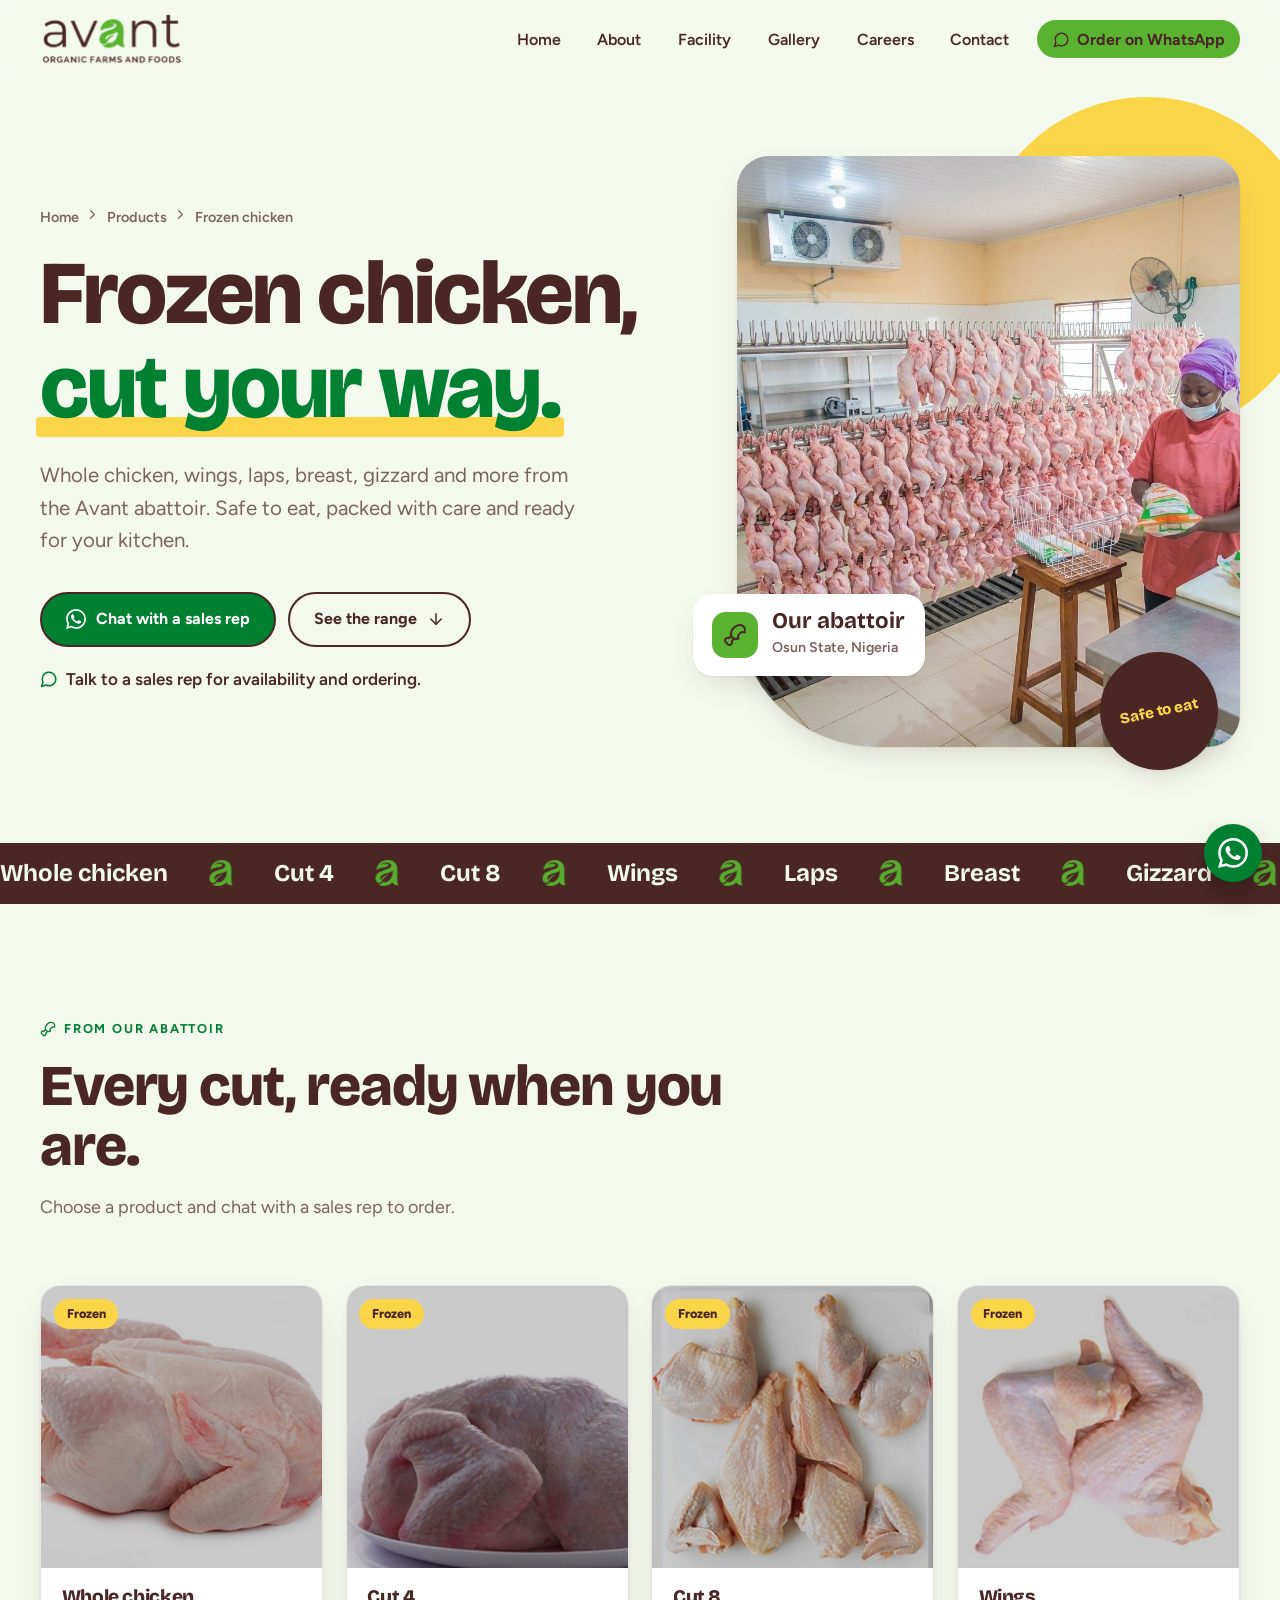
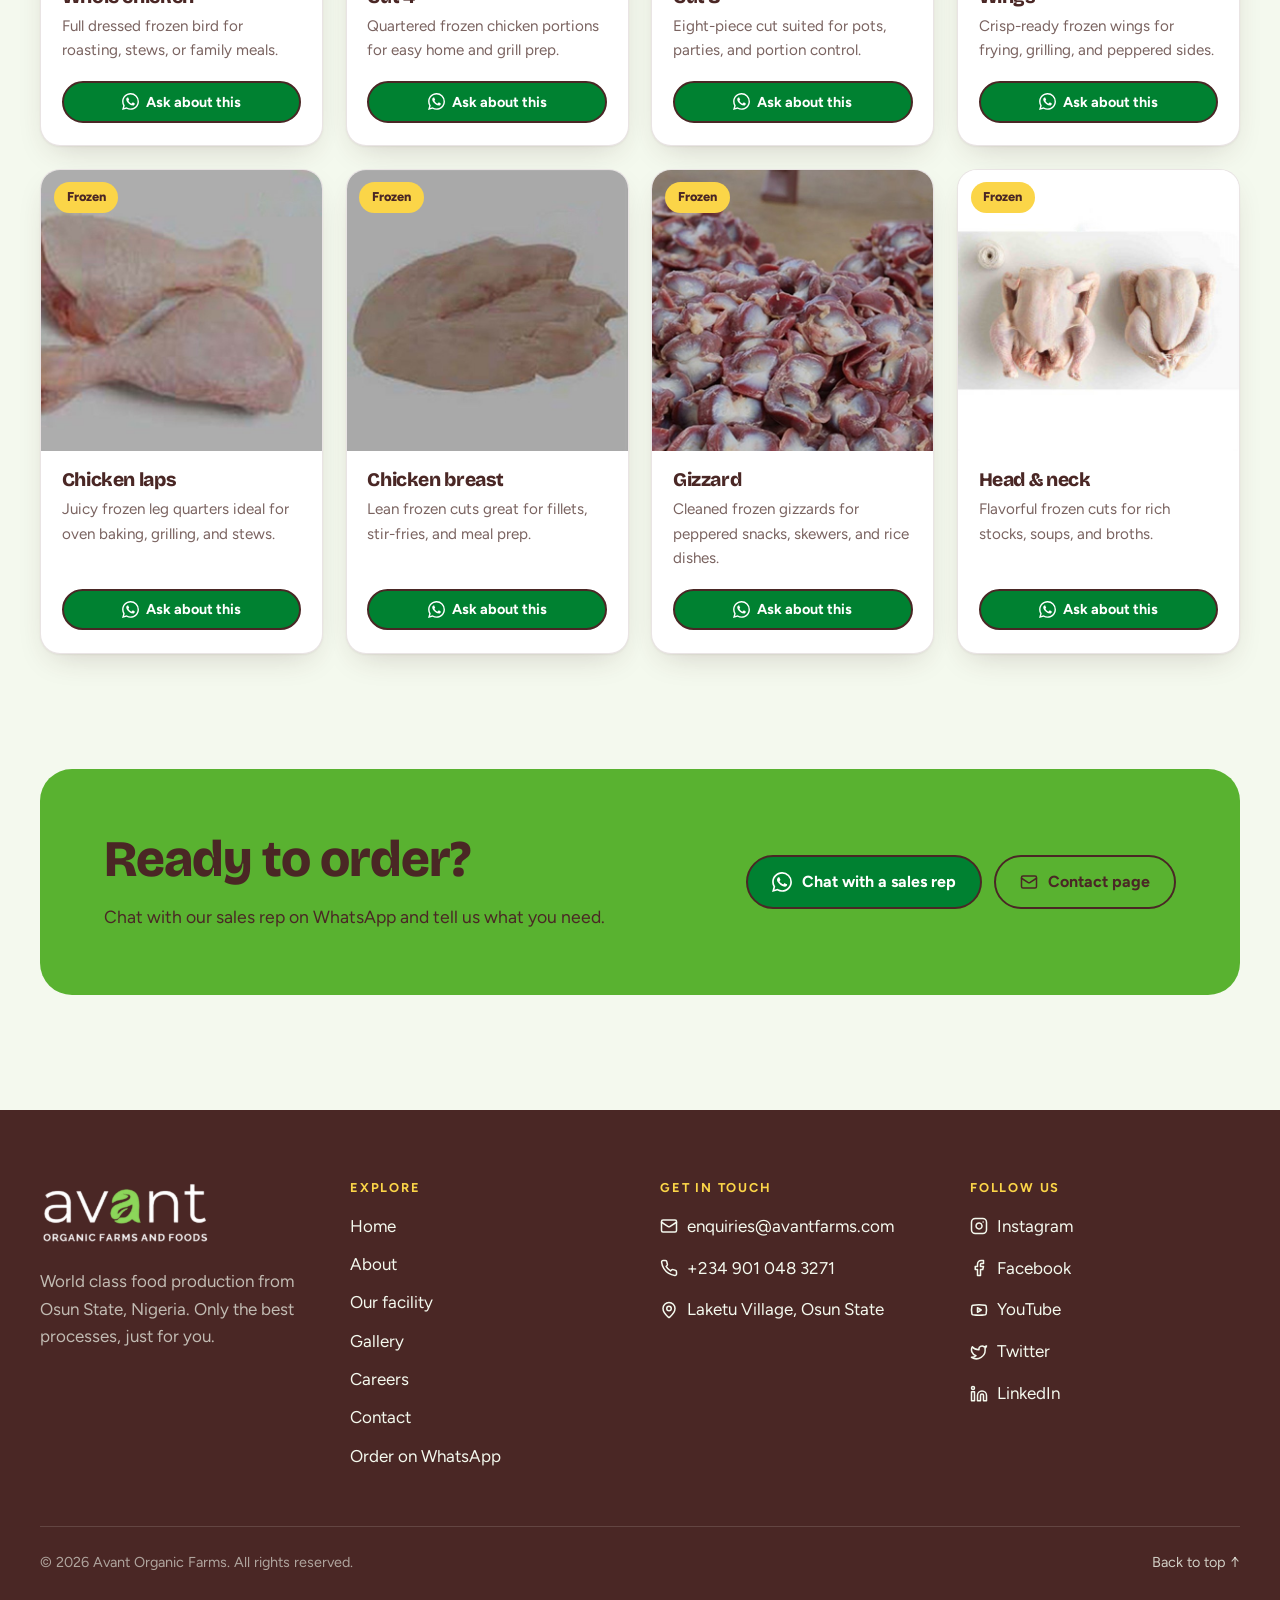
<file: abattoir.html>
<!DOCTYPE html>
<html lang="en">


<head>
<meta charset="UTF-8">
<meta name="viewport" content="width=device-width, initial-scale=1">
<title>Frozen Chicken | Avant Organic Farms and Foods</title>
<meta name="description" content="Frozen chicken from the Avant abattoir: whole chicken, cut 4, cut 8, wings, laps, breast, gizzard, head and neck. Chat with a sales rep on WhatsApp to order.">
<meta name="theme-color" content="#4a2725">
<meta name="color-scheme" content="light">
<link rel="icon" type="image/png" href="m/avant-mark.png">
<link rel="preconnect" href="https://fonts.googleapis.com/">
<link rel="preconnect" href="https://fonts.gstatic.com/" crossorigin>
<link href="https://fonts.googleapis.com/css2?family=Bricolage+Grotesque:opsz,wght@12..96,500;12..96,700;12..96,800&amp;family=Figtree:wght@400;500;600;700&amp;display=swap" rel="stylesheet">
<script src="assets/lucide.min.js"></script>
<script>document.documentElement.classList.add('js');</script>
<style>
:root{
  --ink:#4a2725; --ink-2:#3d1f1e; --slate:#7a6360;
  --orange:#59b230; --coral:#008131; --sun:#fbd548;
  --cream:#f4f9ee; --cream-2:#e4f0d9; --paper:#ffffff;
  --line:rgba(74,39,37,.12);
  --display:"Bricolage Grotesque", system-ui, sans-serif;
  --body:"Figtree", system-ui, sans-serif;
  --r-sm:12px; --r-md:20px; --r-lg:32px;
  --shadow:0 1px 2px rgba(74,39,37,.06), 0 12px 32px -12px rgba(74,39,37,.22);
  --ease:cubic-bezier(.22,1,.36,1);
  color-scheme:light;
}
*,*::before,*::after{box-sizing:border-box}
html{scroll-behavior:smooth;-webkit-text-size-adjust:100%}
body{margin:0;font-family:var(--body);font-size:1.0625rem;line-height:1.6;color:var(--ink);background:var(--cream);-webkit-font-smoothing:antialiased}
img{max-width:100%;display:block}
a{color:inherit}
h1,h2,h3{font-family:var(--display);line-height:1.05;letter-spacing:-.02em;margin:0;font-weight:800}
p{margin:0}
:focus-visible{outline:3px solid var(--orange);outline-offset:3px;border-radius:6px}
.skip{position:absolute;left:1rem;top:-4rem;background:var(--ink);color:#fff;padding:.7rem 1rem;border-radius:10px;z-index:200;text-decoration:none;font-weight:600;transition:top .2s}
.skip:focus{top:1rem}
.wrap{width:min(1200px,100% - 2.5rem);margin-inline:auto}
.eyebrow{display:inline-flex;align-items:center;gap:.5rem;font-weight:700;font-size:.8rem;letter-spacing:.14em;text-transform:uppercase;color:var(--coral)}
.eyebrow svg{width:16px;height:16px}
section{padding-block:clamp(4.5rem,9vw,8rem)}
.section-head{display:grid;gap:1rem;max-width:44rem;margin-bottom:clamp(2.5rem,5vw,4rem)}
.section-head h2{font-size:clamp(2.2rem,5vw,3.6rem)}
.section-head p{color:var(--slate);font-size:1.125rem}

/* Buttons */
.btn{--bg:var(--ink);--fg:#fff;display:inline-flex;align-items:center;gap:.6rem;padding:.95rem 1.5rem;border-radius:999px;background:var(--bg);color:var(--fg);font:700 1rem/1 var(--body);text-decoration:none;border:2px solid var(--bg);cursor:pointer;transition:transform .25s var(--ease),box-shadow .25s var(--ease),background-color .2s}
.btn svg{width:18px;height:18px;transition:transform .25s var(--ease)}
.btn:hover{transform:translateY(-2px);box-shadow:0 10px 24px -10px rgba(74,39,37,.55)}
.btn:hover svg{transform:translateX(3px)}
.btn:active{transform:translateY(0) scale(.97);box-shadow:none}
.btn--orange{--bg:var(--orange);--fg:var(--ink)}
.btn--ghost{background:transparent;color:var(--ink)}
.btn--ghost:hover{background:var(--ink);color:#fff}

/* Hero */
.hero{padding-block:clamp(2.5rem,6vw,5rem) clamp(4rem,8vw,6rem);position:relative;overflow:hidden}
.hero__grid{display:grid;gap:3rem;align-items:center}
@media (min-width:960px){.hero__grid{grid-template-columns:1.05fr .95fr}}
.hero h1{font-size:clamp(2.75rem,7vw,5.6rem);margin-block:1.1rem 1.5rem}
.hero h1 .hl{position:relative;white-space:nowrap;color:var(--coral)}
.hero h1 .hl::after{content:"";position:absolute;left:-.04em;right:-.04em;bottom:.04em;height:.22em;background:var(--sun);z-index:-1;border-radius:4px;transform-origin:left;animation:swipe 1s .5s var(--ease) both}
@keyframes swipe{from{transform:scaleX(0)}to{transform:scaleX(1)}}
.hero__lead{font-size:clamp(1.1rem,1.6vw,1.3rem);color:var(--slate);max-width:34rem}
.hero__ctas{display:flex;flex-wrap:wrap;gap:.8rem;margin-top:2.2rem}
.hero__trust{display:flex;flex-wrap:wrap;gap:1.4rem;margin-top:2.4rem;color:var(--slate);font-weight:600;font-size:.95rem}
.hero__trust span{display:inline-flex;align-items:center;gap:.45rem}
.hero__trust svg{width:18px;height:18px;color:var(--coral)}
.hero__media{position:relative;aspect-ratio:5/5.4}
.hero__photo{position:absolute;inset:0 0 0 8%;border-radius:var(--r-lg) var(--r-lg) var(--r-lg) 140px;overflow:hidden;box-shadow:var(--shadow);background:var(--cream-2)}
.hero__photo img{width:100%;height:100%;object-fit:cover}
.hero__blob{position:absolute;width:62%;aspect-ratio:1;border-radius:50%;background:var(--sun);right:-14%;top:-10%;z-index:-1}
.hero__badge{position:absolute;left:0;bottom:12%;background:var(--paper);border-radius:var(--r-md);padding:1rem 1.2rem;display:flex;gap:.9rem;align-items:center;box-shadow:var(--shadow);animation:bob 5s ease-in-out infinite}
.hero__badge .ic{width:46px;height:46px;border-radius:14px;background:var(--orange);display:grid;place-items:center;color:var(--ink)}
.hero__badge strong{display:block;font-family:var(--display);font-size:1.4rem;line-height:1}
.hero__badge small{color:var(--slate);font-weight:600}
.hero__sticker{position:absolute;right:4%;bottom:-4%;width:118px;aspect-ratio:1;border-radius:50%;background:var(--ink);color:var(--sun);display:grid;place-items:center;text-align:center;font:800 .95rem/1.1 var(--display);transform:rotate(-12deg);box-shadow:var(--shadow);padding:1rem}
@keyframes bob{50%{transform:translateY(-10px)}}

/* Marquee */
.marquee{background:var(--ink);color:var(--cream);padding-block:1.1rem;overflow:hidden}
.marquee__track{display:flex;gap:2.5rem;width:max-content;animation:marquee 32s linear infinite}
.marquee span{display:inline-flex;align-items:center;gap:2.5rem;font:700 clamp(1.1rem,2vw,1.5rem)/1 var(--display);white-space:nowrap}
.marquee svg{width:22px;height:22px;color:var(--sun)}
@keyframes marquee{to{transform:translateX(-50%)}}

/* Aisles */
.aisles__grid{display:grid;gap:1.25rem;grid-template-columns:repeat(auto-fit,minmax(min(100%,250px),1fr))}
.aisle{position:relative;border-radius:var(--r-md);overflow:hidden;aspect-ratio:3/4;background:var(--cream-2);isolation:isolate;box-shadow:var(--shadow)}
.aisle img{width:100%;height:100%;object-fit:cover;transition:transform .7s var(--ease)}
.aisle::after{content:"";position:absolute;inset:0;background:linear-gradient(180deg,transparent 40%,rgba(74,39,37,.88));z-index:0}
.aisle:hover img{transform:scale(1.06)}
.aisle__body{position:absolute;inset:auto 0 0 0;padding:1.4rem;color:#fff;z-index:1}
.aisle__body .tag{display:inline-grid;place-items:center;width:42px;height:42px;border-radius:12px;background:var(--sun);color:var(--ink);margin-bottom:.9rem;transition:transform .35s var(--ease)}
.aisle:hover .tag{transform:rotate(-10deg) scale(1.08)}
.aisle__body h3{font-size:1.6rem;margin-bottom:.35rem}
.aisle__body p{font-size:.95rem;opacity:.88}

/* Story */
.story{background:var(--paper)}
.story__grid{display:grid;gap:3rem;align-items:center}
@media (min-width:900px){.story__grid{grid-template-columns:.9fr 1.1fr}}
.story__img{border-radius:var(--r-lg);overflow:hidden;aspect-ratio:4/3;box-shadow:var(--shadow);background:var(--cream-2)}
.story__img img{width:100%;height:100%;object-fit:cover}
.story h2{font-size:clamp(2.1rem,4.4vw,3.3rem);margin-block:1rem 1.2rem}
.story p{color:var(--slate);font-size:1.1rem}
.stats{display:grid;grid-template-columns:repeat(3,1fr);gap:1rem;margin-block:2.2rem}
.stat{border-top:3px solid var(--orange);padding-top:.9rem}
.stat strong{display:block;font:800 clamp(1.9rem,4vw,2.8rem)/1 var(--display)}
.stat span{color:var(--slate);font-size:.92rem;font-weight:600}
.values{display:flex;flex-wrap:wrap;gap:.5rem;margin-bottom:2rem}
.values li{list-style:none;padding:.45rem .9rem;border-radius:999px;background:var(--cream);font-weight:600;font-size:.92rem;border:1px solid var(--line)}
.values{padding:0;margin-top:0}

/* Branches */
.branches__bar{display:flex;flex-wrap:wrap;gap:1rem;justify-content:space-between;align-items:end;margin-bottom:2rem}
.field{display:grid;gap:.45rem}
.field > label,.legend{font-weight:700;font-size:.92rem}
.count{color:var(--slate);font-weight:600}
.branch-list{display:grid;gap:1rem;grid-template-columns:repeat(auto-fill,minmax(min(100%,320px),1fr));padding:0;margin:0}
.branch{list-style:none;background:var(--paper);border:1px solid var(--line);border-radius:var(--r-md);padding:1.5rem;display:grid;gap:.9rem;transition:transform .3s var(--ease),box-shadow .3s var(--ease),border-color .3s}
.branch:hover{transform:translateY(-4px);box-shadow:var(--shadow);border-color:transparent}
.branch[hidden]{display:none}
.branch__top{display:flex;align-items:center;justify-content:space-between;gap:1rem}
.branch h3{font-size:1.45rem}
.chip{font-size:.75rem;font-weight:700;padding:.3rem .65rem;border-radius:999px;background:var(--cream);color:var(--slate);white-space:nowrap}
.branch address{font-style:normal;color:var(--slate);display:flex;gap:.6rem}
.branch address svg{flex:none;width:20px;height:20px;color:var(--coral);margin-top:.15rem}
.branch a.dir{display:inline-flex;align-items:center;gap:.4rem;font-weight:700;text-decoration:none;color:var(--ink);width:fit-content;border-bottom:2px solid var(--sun);padding-bottom:2px;transition:gap .25s var(--ease)}
.branch a.dir:hover{gap:.7rem}
.branch a.dir svg{width:17px;height:17px}

/* Select (base-select with fallback) */
.select{appearance:none;-webkit-appearance:none;font:600 1rem var(--body);color:var(--ink);background:var(--paper) url("data:image/svg+xml,%3Csvg xmlns='http://www.w3.org/2000/svg' width='20' height='20' viewBox='0 0 24 24' fill='none' stroke='%2359b230' stroke-width='2.5' stroke-linecap='round' stroke-linejoin='round'%3E%3Cpath d='m6 9 6 6 6-6'/%3E%3C/svg%3E") no-repeat right 1rem center;border:2px solid var(--line);border-radius:14px;padding:.85rem 3rem .85rem 1rem;min-width:240px;cursor:pointer;transition:border-color .2s,box-shadow .2s}
.select:hover{border-color:rgba(74,39,37,.3)}
.select:focus-visible{outline:none;border-color:var(--orange);box-shadow:0 0 0 4px rgba(89,178,48,.2)}
@supports (appearance:base-select){
  .select,.select::picker(select){appearance:base-select}
  .select{background-image:none;display:flex;align-items:center;justify-content:space-between;gap:1rem;padding-right:1rem}
  .select::picker-icon{content:"";width:20px;height:20px;background:url("data:image/svg+xml,%3Csvg xmlns='http://www.w3.org/2000/svg' width='20' height='20' viewBox='0 0 24 24' fill='none' stroke='%2359b230' stroke-width='2.5' stroke-linecap='round' stroke-linejoin='round'%3E%3Cpath d='m6 9 6 6 6-6'/%3E%3C/svg%3E") center/contain no-repeat;transition:transform .3s var(--ease)}
  .select:open::picker-icon{transform:rotate(180deg)}
  .select::picker(select){border:1px solid var(--line);border-radius:16px;background:var(--paper);box-shadow:var(--shadow);padding:.4rem;margin-top:.4rem;opacity:0;transform:translateY(-6px);transition:opacity .2s,transform .25s var(--ease),overlay .25s allow-discrete,display .25s allow-discrete}
  .select:open::picker(select){opacity:1;transform:none}
  @starting-style{.select:open::picker(select){opacity:0;transform:translateY(-6px)}}
  .select option{padding:.7rem .9rem;border-radius:10px;font-weight:600;color:var(--ink);display:flex;gap:.6rem;align-items:center;cursor:pointer}
  .select option:hover,.select option:focus-visible{background:var(--cream);outline:none}
  .select option:checked{background:var(--ink);color:#fff}
  .select option::checkmark{color:var(--sun)}
}

/* Rewards */
.rewards{background:var(--ink);color:var(--cream);position:relative;overflow:hidden}
.rewards::before{content:"";position:absolute;width:520px;aspect-ratio:1;border-radius:50%;background:radial-gradient(circle,rgba(251,213,72,.22),transparent 65%);top:-160px;right:-120px}
.rewards__grid{display:grid;gap:3rem;position:relative}
@media (min-width:960px){.rewards__grid{grid-template-columns:1fr 1fr;align-items:start}}
.rewards .eyebrow{color:var(--sun)}
.rewards h2{font-size:clamp(2.3rem,5vw,3.8rem);margin-block:1rem 1.2rem}
.rewards__lead{color:rgba(244,249,238,.78);font-size:1.15rem;max-width:30rem}
.perks{display:grid;gap:1rem;margin:2rem 0;padding:0}
.perks li{list-style:none;display:flex;gap:1rem;align-items:center;font-weight:600}
.perks .ic{flex:none;width:44px;height:44px;border-radius:14px;background:rgba(251,213,72,.14);color:var(--sun);display:grid;place-items:center}
.perks svg{width:22px;height:22px}
.card-visual{display:flex;align-items:center;gap:1rem;background:linear-gradient(135deg,var(--orange),#8bd35f);color:var(--ink);border-radius:var(--r-md);padding:1.2rem 1.4rem;max-width:360px;transform:rotate(-3deg);box-shadow:0 20px 40px -18px rgba(0,0,0,.6);transition:transform .5s var(--ease)}
.card-visual:hover{transform:rotate(0) scale(1.02)}
.card-visual img{width:58px;height:58px;background:#fff;border-radius:14px;padding:6px}
.card-visual strong{font:800 1.25rem/1.1 var(--display);display:block}
.card-visual small{font-weight:600}
.form{background:var(--paper);color:var(--ink);border-radius:var(--r-lg);padding:clamp(1.5rem,4vw,2.5rem);display:grid;gap:1.15rem;box-shadow:0 30px 60px -30px rgba(0,0,0,.6)}
.form h3{font-size:1.7rem}
.form .sub{color:var(--slate);margin-top:-.6rem}
.form .row{display:grid;gap:1.15rem}
@media (min-width:560px){.form .row{grid-template-columns:1fr 1fr}}
.input{font:500 1rem var(--body);color:var(--ink);background:var(--cream);border:2px solid transparent;border-radius:14px;padding:.85rem 1rem;width:100%;transition:border-color .2s,background-color .2s,box-shadow .2s}
.input::placeholder{color:#9a8683}
.input:hover{border-color:var(--line)}
.input:focus-visible{outline:none;background:#fff;border-color:var(--orange);box-shadow:0 0 0 4px rgba(89,178,48,.2)}
.form .select{width:100%;min-width:0;background-color:var(--cream);border-color:transparent}
fieldset{border:0;padding:0;margin:0;display:grid;gap:.6rem}
.choices{display:flex;flex-wrap:wrap;gap:.6rem}
.choice{display:inline-flex;align-items:center;gap:.6rem;padding:.6rem 1rem;border-radius:999px;background:var(--cream);cursor:pointer;font-weight:600;font-size:.95rem;border:2px solid transparent;transition:border-color .2s,background-color .2s}
.choice:has(input:checked){border-color:var(--ink);background:#fff}
.choice input[type=radio]{appearance:none;width:20px;height:20px;border-radius:50%;border:2px solid var(--slate);margin:0;display:grid;place-items:center;transition:border-color .2s;cursor:pointer}
.choice input[type=radio]::before{content:"";width:10px;height:10px;border-radius:50%;background:var(--orange);transform:scale(0);transition:transform .25s var(--ease)}
.choice input[type=radio]:checked{border-color:var(--ink)}
.choice input[type=radio]:checked::before{transform:scale(1)}
.check{display:flex;gap:.75rem;align-items:flex-start;font-size:.95rem;color:var(--slate);cursor:pointer}
.check input{appearance:none;flex:none;width:22px;height:22px;border-radius:7px;border:2px solid var(--slate);margin:.1rem 0 0;display:grid;place-items:center;cursor:pointer;transition:background-color .2s,border-color .2s}
.check input::before{content:"";width:11px;height:6px;border-left:2.5px solid var(--ink);border-bottom:2.5px solid var(--ink);transform:rotate(-45deg) translate(1px,-1px) scale(0);transition:transform .25s var(--ease)}
.check input:checked{background:var(--sun);border-color:var(--sun)}
.check input:checked::before{transform:rotate(-45deg) translate(1px,-1px) scale(1)}
.choice input:focus-visible,.check input:focus-visible{outline:3px solid var(--orange);outline-offset:2px}
.form .btn{justify-content:center;width:100%;padding-block:1.1rem}

/* FAQ */
.faq__grid{display:grid;gap:3rem}
@media (min-width:900px){.faq__grid{grid-template-columns:.8fr 1.2fr}}
.acc{border-top:1px solid var(--line)}
.acc__item{border-bottom:1px solid var(--line)}
.acc__btn{width:100%;display:flex;justify-content:space-between;align-items:center;gap:1rem;background:none;border:0;padding:1.4rem 0;font:700 clamp(1.1rem,2vw,1.3rem)/1.3 var(--display);color:var(--ink);text-align:left;cursor:pointer}
.acc__btn .pm{flex:none;width:38px;height:38px;border-radius:50%;background:var(--paper);border:1px solid var(--line);display:grid;place-items:center;transition:transform .35s var(--ease),background-color .2s}
.acc__btn:hover .pm{background:var(--sun);border-color:var(--sun)}
.acc__btn[aria-expanded=true] .pm{transform:rotate(45deg);background:var(--ink);color:#fff;border-color:var(--ink)}
.acc__btn .pm svg{width:18px;height:18px}
.acc__panel{display:grid;grid-template-rows:1fr;transition:grid-template-rows .4s var(--ease)}
.acc__panel > div{overflow:hidden}
.acc__panel p{color:var(--slate);padding-bottom:1.4rem;max-width:40rem}
.js .acc__panel{grid-template-rows:0fr}
.js .acc__panel.open{grid-template-rows:1fr}

/* Social / CTA */
.cta{padding-top:0}
.cta__box{background:var(--orange);border-radius:var(--r-lg);padding:clamp(2rem,5vw,4rem);display:grid;gap:2rem;align-items:center;position:relative;overflow:hidden}
@media (min-width:860px){.cta__box{grid-template-columns:1.3fr 1fr}}
.cta__box h2{font-size:clamp(2rem,4.4vw,3.2rem)}
.cta__box p{margin-top:1rem;font-size:1.1rem;max-width:32rem}
.socials{display:flex;flex-wrap:wrap;gap:.8rem}
@media (min-width:860px){.socials{justify-content:flex-end}}

/* ---------- About page ---------- */
.crumbs{display:flex;align-items:center;gap:.4rem;font-size:.9rem;font-weight:600;color:var(--slate);margin:0;padding:0;list-style:none}
.crumbs a{text-decoration:none}
.crumbs a:hover{color:var(--coral)}
.crumbs svg{width:15px;height:15px}

/* Timeline */
.journey{background:var(--paper)}
.journey__grid{display:grid;gap:3rem}
@media (min-width:960px){.journey__grid{grid-template-columns:.85fr 1.15fr;align-items:start}.journey__grid .section-head{position:sticky;top:110px}}
.timeline{list-style:none;margin:0;padding:0;position:relative;display:grid;gap:1.25rem}
.timeline::before{content:"";position:absolute;left:23px;top:24px;bottom:24px;width:2px;background:repeating-linear-gradient(to bottom,var(--line) 0 8px,transparent 8px 14px)}
.tl{position:relative;display:grid;grid-template-columns:48px 1fr;gap:1.2rem}
.tl__dot{width:48px;height:48px;border-radius:50%;background:var(--cream);border:2px solid var(--line);display:grid;place-items:center;color:var(--ink);position:relative;z-index:1;transition:background-color .3s,border-color .3s,transform .4s var(--ease)}
.tl__dot svg{width:20px;height:20px}
.tl:hover .tl__dot{background:var(--sun);border-color:var(--sun);transform:scale(1.08)}
.tl:last-child .tl__dot{background:var(--orange);border-color:var(--orange)}
.tl__card{background:var(--cream);border-radius:var(--r-md);padding:1.4rem 1.5rem}
.tl__when{font-weight:700;font-size:.8rem;letter-spacing:.12em;text-transform:uppercase;color:var(--coral)}
.tl__card h3{font-size:1.45rem;margin:.35rem 0 .5rem}
.tl__card p{color:var(--slate)}

/* Founders */
.founders__grid{display:grid;gap:1.25rem;grid-template-columns:repeat(auto-fit,minmax(min(100%,300px),1fr))}
.founder{background:var(--paper);border-radius:var(--r-lg);padding:2rem;display:grid;gap:1.2rem;border:1px solid var(--line);transition:transform .35s var(--ease),box-shadow .35s var(--ease)}
.founder:hover{transform:translateY(-4px);box-shadow:var(--shadow)}
.monogram{width:84px;height:84px;border-radius:26px;display:grid;place-items:center;font:800 2rem/1 var(--display);color:var(--ink);background:var(--sun);transform:rotate(-4deg);transition:transform .4s var(--ease)}
.founder:hover .monogram{transform:rotate(0) scale(1.05)}
.founder:nth-child(2) .monogram{background:var(--orange)}
.founder h3{font-size:1.75rem}
.founder .role{color:var(--coral);font-weight:700;font-size:.92rem;margin-top:.3rem}
.founder p{color:var(--slate)}
.founders__note{background:var(--ink);color:var(--cream);border-radius:var(--r-lg);padding:2rem;display:grid;gap:1rem;align-content:center}
.founders__note svg{width:34px;height:34px;color:var(--sun)}
.founders__note p{font:700 clamp(1.25rem,2.2vw,1.55rem)/1.3 var(--display)}

/* Mission & Vision */
.mv__grid{display:grid;gap:1.25rem}
@media (min-width:900px){.mv__grid{grid-template-columns:1fr 1fr}}
.mv{border-radius:var(--r-lg);padding:clamp(2rem,4vw,3rem);position:relative;overflow:hidden;display:grid;gap:1.1rem;align-content:start}
.mv--mission{background:var(--orange);color:var(--ink)}
.mv--vision{background:var(--ink);color:var(--cream)}
.mv__icon{width:60px;height:60px;border-radius:18px;display:grid;place-items:center;background:rgba(255,255,255,.25)}
.mv--vision .mv__icon{background:rgba(251,213,72,.15);color:var(--sun)}
.mv__icon svg{width:28px;height:28px}
.mv h3{font-size:clamp(2rem,4vw,2.8rem)}
.mv p{font-size:1.12rem;line-height:1.65}
.mv--vision p{color:rgba(244,249,238,.82)}
.mv::after{content:"";position:absolute;width:260px;aspect-ratio:1;border-radius:50%;right:-90px;bottom:-110px;border:44px solid rgba(255,255,255,.12)}
.mv--vision::after{border-color:rgba(251,213,72,.1)}

/* Values */
.values-sec__grid{display:grid;gap:3rem;align-items:start}
@media (min-width:960px){.values-sec__grid{grid-template-columns:.9fr 1.1fr}}
.values-sec__img{border-radius:var(--r-lg);overflow:hidden;aspect-ratio:1;box-shadow:var(--shadow);background:var(--cream-2)}
.values-sec__img img{width:100%;height:100%;object-fit:cover}
.acc__btn .vlead{display:flex;align-items:center;gap:.9rem}
.acc__btn .vic{flex:none;width:42px;height:42px;border-radius:12px;background:var(--cream-2);display:grid;place-items:center;color:var(--coral);transition:background-color .2s}
.acc__btn[aria-expanded=true] .vic{background:var(--sun);color:var(--ink)}
.acc__btn .vic svg{width:20px;height:20px}

/* Promise */
.promise{background:var(--paper)}
.promise__grid{display:grid;gap:1.25rem;grid-template-columns:repeat(auto-fit,minmax(min(100%,240px),1fr))}
.pcard{background:var(--cream);border-radius:var(--r-md);padding:1.75rem;display:grid;gap:.8rem;align-content:start;transition:transform .35s var(--ease),background-color .3s}
.pcard:hover{transform:translateY(-4px);background:var(--cream-2)}
.pcard .ic{width:52px;height:52px;border-radius:16px;background:var(--ink);color:var(--sun);display:grid;place-items:center;transition:transform .4s var(--ease)}
.pcard:hover .ic{transform:rotate(-8deg)}
.pcard .ic svg{width:24px;height:24px}
.pcard h3{font-size:1.35rem}
.pcard p{color:var(--slate)}

/* Branch chips */
.where__list{display:flex;flex-wrap:wrap;gap:.7rem;list-style:none;margin:0;padding:0}
.where__list a{display:inline-flex;align-items:center;gap:.5rem;padding:.8rem 1.2rem;border-radius:999px;background:var(--paper);border:1px solid var(--line);text-decoration:none;font-weight:700;transition:background-color .2s,color .2s,transform .25s var(--ease),border-color .2s}
.where__list a svg{width:17px;height:17px;color:var(--coral);transition:color .2s}
.where__list a:hover{background:var(--ink);color:#fff;border-color:var(--ink);transform:translateY(-2px)}
.where__list a:hover svg{color:var(--sun)}
.where{padding-top:clamp(3rem,6vw,5rem)}

/* Reveal */
.js .reveal{opacity:0;transform:translateY(28px);transition:opacity .8s var(--ease),transform .8s var(--ease);transition-delay:var(--d,0s)}
.js .reveal.in{opacity:1;transform:none}

@media (prefers-reduced-motion:reduce){
  *,*::before,*::after{animation-duration:.01ms!important;animation-iteration-count:1!important;transition-duration:.01ms!important;scroll-behavior:auto!important}
  .js .reveal{opacity:1;transform:none}
  .marquee__track{animation:none}
}
</style>
<link rel="stylesheet" href="assets/extras.css">
</head>
<body>
<a class="skip" href="#main">Skip to content</a>

<!-- hh:shared header aria-current="page" -->
<link href="https://fonts.googleapis.com/css2?family=Bricolage+Grotesque:opsz,wght@12..96,500;12..96,700;12..96,800&amp;family=Figtree:wght@400;500;600;700&amp;display=swap" rel="stylesheet">
<style data-hh-shared-styles="header" data-hh-shared-source="/">
:where(#top) {
  --ink:#4a2725; --ink-2:#3d1f1e; --slate:#7a6360;
  --orange:#59b230; --coral:#008131; --sun:#fbd548;
  --cream:#f4f9ee; --cream-2:#e4f0d9; --paper:#ffffff;
  --line:rgba(74,39,37,.12);
  --display:"Bricolage Grotesque", system-ui, sans-serif;
  --body:"Figtree", system-ui, sans-serif;
  --r-sm:12px; --r-md:20px; --r-lg:32px;
  --shadow:0 1px 2px rgba(74,39,37,.06), 0 12px 32px -12px rgba(74,39,37,.22);
  --ease:cubic-bezier(.22,1,.36,1);}

:where(#top) {font-family:var(--body, "Figtree", system-ui, sans-serif);font-size:1.0625rem;line-height:1.6;color:var(--ink, #4a2725);}

:is(:root):where(#top, #top *) {
  --ink:#4a2725; --ink-2:#3d1f1e; --slate:#7a6360;
  --orange:#59b230; --coral:#008131; --sun:#fbd548;
  --cream:#f4f9ee; --cream-2:#e4f0d9; --paper:#ffffff;
  --line:rgba(74,39,37,.12);
  --display:"Bricolage Grotesque", system-ui, sans-serif;
  --body:"Figtree", system-ui, sans-serif;
  --r-sm:12px; --r-md:20px; --r-lg:32px;
  --shadow:0 1px 2px rgba(74,39,37,.06), 0 12px 32px -12px rgba(74,39,37,.22);
  --ease:cubic-bezier(.22,1,.36,1);
  color-scheme:light;
}

:is(*):where(#top, #top *), :is(*):where(#top, #top *)::before, :is(*):where(#top, #top *)::after {box-sizing:border-box}

:is(img):where(#top, #top *) {max-width:100%;display:block}

:is(a):where(#top, #top *) {color:inherit}

:is(:focus-visible):where(#top, #top *) {outline:3px solid var(--orange, #59b230);outline-offset:3px;border-radius:6px}

:is(.eyebrow svg):where(#top, #top *) {width:16px;height:16px}

:is(.btn svg):where(#top, #top *) {width:18px;height:18px;transition:transform .25s var(--ease, cubic-bezier(.22,1,.36,1))}

:is(.btn:hover svg):where(#top, #top *) {transform:translateX(3px)}

:is(.hero__trust span):where(#top, #top *) {display:inline-flex;align-items:center;gap:.45rem}

:is(.hero__trust svg):where(#top, #top *) {width:18px;height:18px;color:var(--coral)}

:is(.hero__photo img):where(#top, #top *) {width:100%;height:100%;object-fit:cover}

:is(.marquee span):where(#top, #top *) {display:inline-flex;align-items:center;gap:2.5rem;font:700 clamp(1.1rem,2vw,1.5rem)/1 var(--display, "Bricolage Grotesque", system-ui, sans-serif);white-space:nowrap}

:is(.marquee svg):where(#top, #top *) {width:22px;height:22px;color:var(--sun, #fbd548)}

:is(.aisle img):where(#top, #top *) {width:100%;height:100%;object-fit:cover;transition:transform .7s var(--ease, cubic-bezier(.22,1,.36,1))}

:is(.aisle:hover img):where(#top, #top *) {transform:scale(1.06)}

:is(.story__img img):where(#top, #top *) {width:100%;height:100%;object-fit:cover}

:is(.stat span):where(#top, #top *) {color:var(--slate, #7a6360);font-size:.92rem;font-weight:600}

:is(.values li):where(#top, #top *) {list-style:none;padding:.45rem .9rem;border-radius:999px;background:var(--cream, #f4f9ee);font-weight:600;font-size:.92rem;border:1px solid var(--line, rgba(74,39,37,.12))}

:is(.branch address svg):where(#top, #top *) {flex:none;width:20px;height:20px;color:var(--coral);margin-top:.15rem}

:is(.branch a.dir svg):where(#top, #top *) {width:17px;height:17px}

:is(.perks li):where(#top, #top *) {list-style:none;display:flex;gap:1rem;align-items:center;font-weight:600}

:is(.perks svg):where(#top, #top *) {width:22px;height:22px}

:is(.card-visual img):where(#top, #top *) {width:58px;height:58px;background:#fff;border-radius:14px;padding:6px}

:is(.acc__btn .pm svg):where(#top, #top *) {width:18px;height:18px}

:is(.acc__panel > div):where(#top, #top *) {overflow:hidden}

@media (prefers-reduced-motion:reduce) {
  :is(*):where(#top, #top *), :is(*):where(#top, #top *)::before, :is(*):where(#top, #top *)::after {animation-duration:.01ms!important;animation-iteration-count:1!important;transition-duration:.01ms!important;scroll-behavior:auto!important}
}

:is(.hh-footer__brand img):where(#top, #top *) {height:46px;width:auto;background:#f4f9ee;border-radius:12px;padding:6px 10px}

:is(.hh-footer ul):where(#top, #top *) {list-style:none;margin:0;padding:0;display:grid;gap:.7rem}

:is(.hh-footer a):where(#top, #top *) {color:#f4f9ee;text-decoration:none;display:inline-flex;align-items:center;gap:.55rem;transition:color .2s,transform .25s cubic-bezier(.22,1,.36,1)}

:is(.hh-footer a:hover):where(#top, #top *) {color:var(--sun,#fbd548);transform:translateX(3px)}

:is(.hh-footer svg):where(#top, #top *) {width:18px;height:18px;flex:none}

:is(.hh-footer__base a):where(#top, #top *) {color:rgba(244,249,238,.8)}

@media (prefers-reduced-motion:reduce) {
  :is(.hh-footer a):where(#top, #top *) {transition:none}
}
</style><header class="hh-header" id="top">
  <style>
    .hh-header{position:sticky;top:0;z-index:100;background:rgba(244,249,238,.86);backdrop-filter:saturate(1.4) blur(14px);-webkit-backdrop-filter:saturate(1.4) blur(14px);border-bottom:1px solid transparent;transition:border-color .3s,box-shadow .3s}
    .hh-header.scrolled{border-color:rgba(74,39,37,.1);box-shadow:0 8px 24px -18px rgba(74,39,37,.5)}
    .hh-nav{width:min(1200px,100% - 2.5rem);margin-inline:auto;display:flex;align-items:center;justify-content:space-between;gap:1rem;height:78px}
    .hh-logo img{height:52px;width:auto}
    .hh-links{display:flex;align-items:center;gap:.4rem;list-style:none;margin:0;padding:0}
    .hh-links a{position:relative;display:block;padding:.6rem .95rem;border-radius:999px;font:600 1rem "Figtree",system-ui,sans-serif;color:var(--ink,#4a2725);text-decoration:none;transition:background-color .2s}
    .hh-links a:hover{background:rgba(74,39,37,.07)}
    .hh-links a[aria-current=page]{background:var(--ink,#4a2725);color:#fff}
    .hh-links .hh-cta{background:var(--orange,#59b230);color:var(--ink,#4a2725);font-weight:700;margin-left:.4rem;display:inline-flex;align-items:center;gap:.45rem;transition:transform .25s cubic-bezier(.22,1,.36,1)}
    .hh-links .hh-cta:hover{background:var(--orange,#59b230);transform:translateY(-2px)}
    .hh-links .hh-cta svg{width:17px;height:17px}
    .hh-toggle{display:none;width:48px;height:48px;border-radius:14px;border:1px solid rgba(74,39,37,.15);background:#fff;cursor:pointer;place-items:center;color:var(--ink,#4a2725)}
    .hh-toggle span{display:block;width:20px;height:2px;background:currentColor;border-radius:2px;position:relative;transition:background-color .2s}
    .hh-toggle span::before,.hh-toggle span::after{content:"";position:absolute;left:0;width:20px;height:2px;background:currentColor;border-radius:2px;transition:transform .35s cubic-bezier(.22,1,.36,1)}
    .hh-toggle span::before{top:-6px}.hh-toggle span::after{top:6px}
    .hh-toggle[aria-expanded=true] span{background:transparent}
    .hh-toggle[aria-expanded=true] span::before{transform:translateY(6px) rotate(45deg)}
    .hh-toggle[aria-expanded=true] span::after{transform:translateY(-6px) rotate(-45deg)}
    @media (max-width:1020px){
      .hh-toggle{display:grid}
      .hh-menu{position:absolute;left:0;right:0;top:100%;background:var(--cream,#f4f9ee);border-bottom:1px solid rgba(74,39,37,.1);display:grid;grid-template-rows:0fr;transition:grid-template-rows .45s cubic-bezier(.22,1,.36,1)}
      .hh-menu > div{overflow:hidden}
      .hh-menu.open{grid-template-rows:1fr}
      .hh-links{flex-direction:column;align-items:stretch;padding:1rem 1.25rem 1.5rem;gap:.3rem}
      .hh-links a{padding:1rem 1.1rem;font-size:1.15rem;border-radius:14px}
      .hh-links .hh-cta{margin:.5rem 0 0;justify-content:center}
      .hh-menu li{opacity:0;transform:translateY(-8px);transition:opacity .3s,transform .4s cubic-bezier(.22,1,.36,1)}
      .hh-menu.open li{opacity:1;transform:none}
      .hh-menu.open li:nth-child(2){transition-delay:.05s}.hh-menu.open li:nth-child(3){transition-delay:.1s}.hh-menu.open li:nth-child(4){transition-delay:.15s}.hh-menu.open li:nth-child(5){transition-delay:.2s}.hh-menu.open li:nth-child(6){transition-delay:.25s}.hh-menu.open li:nth-child(7){transition-delay:.3s}
      html:not(.js) .hh-menu{position:static;grid-template-rows:1fr}
      html:not(.js) .hh-menu li{opacity:1;transform:none}
      html:not(.js) .hh-toggle{display:none}
      html:not(.js) .hh-nav{height:auto;flex-wrap:wrap;padding-block:.8rem}
    }
    @media (prefers-reduced-motion:reduce){
      .hh-menu,.hh-menu li,.hh-toggle span::before,.hh-toggle span::after{transition:none}
    }
  </style>
  <nav class="hh-nav" aria-label="Main">
    <a class="hh-logo" href="index.html" aria-label="Avant Organic Farms and Foods home">
      <img src="m/avant-logo.png" alt="Avant Organic Farms and Foods" width="144" height="52">
    </a>
    <button class="hh-toggle" type="button" aria-expanded="false" aria-controls="hh-menu" aria-label="Open menu"><span></span></button>
    <div class="hh-menu" id="hh-menu">
      <div>
        <ul class="hh-links">
          <li><a href="index.html">Home</a></li>
          <li><a href="about.html">About</a></li>
          <li><a href="facility.html">Facility</a></li>
          <li><a href="gallery.html">Gallery</a></li>
          <li><a href="careers.html">Careers</a></li>
          <li><a href="contact.html">Contact</a></li>
          <li><a class="hh-cta" href="https://wa.link/3gsqqy" target="_blank" rel="noopener"><i data-lucide="message-circle"></i>Order on WhatsApp</a></li>
        </ul>
      </div>
    </div>
  </nav>
  <script>
    (function(){
      var header=document.currentScript.closest('.hh-header');
      var btn=header.querySelector('.hh-toggle'), menu=header.querySelector('.hh-menu');
      var page=(location.pathname.split('/').pop()||'index.html');
      header.querySelectorAll('.hh-links a:not(.hh-cta)').forEach(function(a){ if(a.getAttribute('href')===page) a.setAttribute('aria-current','page'); });
      function setOpen(o){ btn.setAttribute('aria-expanded',o); btn.setAttribute('aria-label',o?'Close menu':'Open menu'); menu.classList.toggle('open',o); }
      btn.addEventListener('click',function(){ setOpen(btn.getAttribute('aria-expanded')!=='true'); });
      menu.addEventListener('click',function(e){ if(e.target.closest('a')) setOpen(false); });
      document.addEventListener('keydown',function(e){ if(e.key==='Escape' && menu.classList.contains('open')){ setOpen(false); btn.focus(); } });
      window.addEventListener('scroll',function(){ header.classList.toggle('scrolled',scrollY>8); },{passive:true});
    })();
  </script>
</header>

<main id="main">
  <section class="hero" aria-labelledby="page-title">
    <div class="wrap hero__grid">
      <div>
        <ol class="crumbs reveal" aria-label="Breadcrumb">
          <li><a href="index.html">Home</a></li>
          <li aria-hidden="true"><i data-lucide="chevron-right"></i></li>
          <li><a href="index.html#products">Products</a></li>
          <li aria-hidden="true"><i data-lucide="chevron-right"></i></li>
          <li aria-current="page">Frozen chicken</li>
        </ol>
        <h1 id="page-title" class="reveal" style="--d:.08s">Frozen chicken, <span class="hl">cut your way.</span></h1>
        <p class="hero__lead reveal" style="--d:.16s">Whole chicken, wings, laps, breast, gizzard and more from the Avant abattoir. Safe to eat, packed with care and ready for your kitchen.</p>
        <div class="hero__ctas reveal" style="--d:.24s">
          <a class="btn btn--wa" href="https://wa.link/3gsqqy" target="_blank" rel="noopener"><svg class="wa" viewBox="0 0 24 24" aria-hidden="true"><path d="M17.472 14.382c-.297-.149-1.758-.867-2.03-.967-.273-.099-.471-.148-.67.15-.197.297-.767.966-.94 1.164-.173.199-.347.223-.644.075-.297-.15-1.255-.463-2.39-1.475-.883-.788-1.48-1.761-1.653-2.059-.173-.297-.018-.458.13-.606.134-.133.298-.347.446-.52.149-.174.198-.298.298-.497.099-.198.05-.371-.025-.52-.075-.149-.669-1.612-.916-2.207-.242-.579-.487-.5-.669-.51-.173-.008-.371-.01-.57-.01-.198 0-.52.074-.792.372-.272.297-1.04 1.016-1.04 2.479 0 1.462 1.065 2.875 1.213 3.074.149.198 2.096 3.2 5.077 4.487.709.306 1.262.489 1.694.625.712.227 1.36.195 1.871.118.571-.085 1.758-.719 2.006-1.413.248-.694.248-1.289.173-1.413-.074-.124-.272-.198-.57-.347m-5.421 7.403h-.004a9.87 9.87 0 01-5.031-1.378l-.361-.214-3.741.982.998-3.648-.235-.374a9.86 9.86 0 01-1.51-5.26c.001-5.45 4.436-9.884 9.888-9.884 2.64 0 5.122 1.03 6.988 2.898a9.825 9.825 0 012.893 6.994c-.003 5.45-4.437 9.884-9.885 9.884m8.413-18.297A11.815 11.815 0 0012.05 0C5.495 0 .16 5.335.157 11.892c0 2.096.547 4.142 1.588 5.945L.057 24l6.305-1.654a11.882 11.882 0 005.683 1.448h.005c6.554 0 11.89-5.335 11.893-11.893a11.821 11.821 0 00-3.48-8.413Z"/></svg>Chat with a sales rep<span class="sr-only" style="position:absolute;width:1px;height:1px;overflow:hidden;clip:rect(0 0 0 0)"> (opens WhatsApp in a new tab)</span></a>
          <a class="btn btn--ghost" href="#range">See the range<i data-lucide="arrow-down"></i></a>
        </div>
        <p class="noprice reveal" style="--d:.32s"><i data-lucide="message-circle"></i>Talk to a sales rep for availability and ordering.</p>
      </div>
      <div class="hero__media reveal" style="--d:.2s">
        <div class="hero__blob" aria-hidden="true"></div>
        <div class="hero__photo"><img src="m/avant-processing.jpg" alt="An Avant team member in protective clothing packing chicken in the processing room" width="600" height="760" fetchpriority="high"></div>
        <div class="hero__badge"><span class="ic"><i data-lucide="drumstick"></i></span><div><strong>Our abattoir</strong><small>Osun State, Nigeria</small></div></div>
        <div class="hero__sticker" aria-hidden="true">Safe to eat</div>
      </div>
    </div>
  </section>

  <div class="marquee" aria-hidden="true">
    <div class="marquee__track">
      <span>Whole chicken <img class="sep" src="m/avant-mark.png" alt="" width="26" height="26"> Cut 4 <img class="sep" src="m/avant-mark.png" alt="" width="26" height="26"> Cut 8 <img class="sep" src="m/avant-mark.png" alt="" width="26" height="26"> Wings <img class="sep" src="m/avant-mark.png" alt="" width="26" height="26"> Laps <img class="sep" src="m/avant-mark.png" alt="" width="26" height="26"> Breast <img class="sep" src="m/avant-mark.png" alt="" width="26" height="26"> Gizzard <img class="sep" src="m/avant-mark.png" alt="" width="26" height="26"> Head &amp; neck <img class="sep" src="m/avant-mark.png" alt="" width="26" height="26"> </span>
      <span>Whole chicken <img class="sep" src="m/avant-mark.png" alt="" width="26" height="26"> Cut 4 <img class="sep" src="m/avant-mark.png" alt="" width="26" height="26"> Cut 8 <img class="sep" src="m/avant-mark.png" alt="" width="26" height="26"> Wings <img class="sep" src="m/avant-mark.png" alt="" width="26" height="26"> Laps <img class="sep" src="m/avant-mark.png" alt="" width="26" height="26"> Breast <img class="sep" src="m/avant-mark.png" alt="" width="26" height="26"> Gizzard <img class="sep" src="m/avant-mark.png" alt="" width="26" height="26"> Head &amp; neck <img class="sep" src="m/avant-mark.png" alt="" width="26" height="26"> </span>
    </div>
  </div>

  <section id="range" aria-labelledby="range-title">
    <div class="wrap">
      <div class="section-head">
        <span class="eyebrow reveal"><i data-lucide="drumstick"></i>From our abattoir</span>
        <h2 id="range-title" class="reveal" style="--d:.08s">Every cut, ready when you are.</h2>
        <p class="reveal" style="--d:.16s">Choose a product and chat with a sales rep to order.</p>
      </div>
      <div class="pgrid pgrid--4 pgrid--sq">
        <article class="pitem reveal">
          <div class="pitem__img"><img src="m/chicken-whole.jpg" alt="Frozen whole chicken" loading="lazy" width="580" height="580"><span class="pitem__chip">Frozen</span></div>
          <div class="pitem__body">
            <h3>Whole chicken</h3>
            <p>Full dressed frozen bird for roasting, stews, or family meals.</p>
            <a class="btn btn--wa" href="https://wa.link/3gsqqy" target="_blank" rel="noopener"><svg class="wa" viewBox="0 0 24 24" aria-hidden="true"><path d="M17.472 14.382c-.297-.149-1.758-.867-2.03-.967-.273-.099-.471-.148-.67.15-.197.297-.767.966-.94 1.164-.173.199-.347.223-.644.075-.297-.15-1.255-.463-2.39-1.475-.883-.788-1.48-1.761-1.653-2.059-.173-.297-.018-.458.13-.606.134-.133.298-.347.446-.52.149-.174.198-.298.298-.497.099-.198.05-.371-.025-.52-.075-.149-.669-1.612-.916-2.207-.242-.579-.487-.5-.669-.51-.173-.008-.371-.01-.57-.01-.198 0-.52.074-.792.372-.272.297-1.04 1.016-1.04 2.479 0 1.462 1.065 2.875 1.213 3.074.149.198 2.096 3.2 5.077 4.487.709.306 1.262.489 1.694.625.712.227 1.36.195 1.871.118.571-.085 1.758-.719 2.006-1.413.248-.694.248-1.289.173-1.413-.074-.124-.272-.198-.57-.347m-5.421 7.403h-.004a9.87 9.87 0 01-5.031-1.378l-.361-.214-3.741.982.998-3.648-.235-.374a9.86 9.86 0 01-1.51-5.26c.001-5.45 4.436-9.884 9.888-9.884 2.64 0 5.122 1.03 6.988 2.898a9.825 9.825 0 012.893 6.994c-.003 5.45-4.437 9.884-9.885 9.884m8.413-18.297A11.815 11.815 0 0012.05 0C5.495 0 .16 5.335.157 11.892c0 2.096.547 4.142 1.588 5.945L.057 24l6.305-1.654a11.882 11.882 0 005.683 1.448h.005c6.554 0 11.89-5.335 11.893-11.893a11.821 11.821 0 00-3.48-8.413Z"/></svg>Ask about this<span class="sr-only" style="position:absolute;width:1px;height:1px;overflow:hidden;clip:rect(0 0 0 0)"> (opens WhatsApp in a new tab)</span></a>
          </div>
        </article>
        <article class="pitem reveal"><!-- PLACEHOLDER photo: replace m/chicken-cut4.jpg with your own -->
          <div class="pitem__img"><img src="m/chicken-cut4.jpg" alt="Frozen chicken cut into four pieces" loading="lazy" width="580" height="580"><span class="pitem__chip">Frozen</span></div>
          <div class="pitem__body">
            <h3>Cut 4</h3>
            <p>Quartered frozen chicken portions for easy home and grill prep.</p>
            <a class="btn btn--wa" href="https://wa.link/3gsqqy" target="_blank" rel="noopener"><svg class="wa" viewBox="0 0 24 24" aria-hidden="true"><path d="M17.472 14.382c-.297-.149-1.758-.867-2.03-.967-.273-.099-.471-.148-.67.15-.197.297-.767.966-.94 1.164-.173.199-.347.223-.644.075-.297-.15-1.255-.463-2.39-1.475-.883-.788-1.48-1.761-1.653-2.059-.173-.297-.018-.458.13-.606.134-.133.298-.347.446-.52.149-.174.198-.298.298-.497.099-.198.05-.371-.025-.52-.075-.149-.669-1.612-.916-2.207-.242-.579-.487-.5-.669-.51-.173-.008-.371-.01-.57-.01-.198 0-.52.074-.792.372-.272.297-1.04 1.016-1.04 2.479 0 1.462 1.065 2.875 1.213 3.074.149.198 2.096 3.2 5.077 4.487.709.306 1.262.489 1.694.625.712.227 1.36.195 1.871.118.571-.085 1.758-.719 2.006-1.413.248-.694.248-1.289.173-1.413-.074-.124-.272-.198-.57-.347m-5.421 7.403h-.004a9.87 9.87 0 01-5.031-1.378l-.361-.214-3.741.982.998-3.648-.235-.374a9.86 9.86 0 01-1.51-5.26c.001-5.45 4.436-9.884 9.888-9.884 2.64 0 5.122 1.03 6.988 2.898a9.825 9.825 0 012.893 6.994c-.003 5.45-4.437 9.884-9.885 9.884m8.413-18.297A11.815 11.815 0 0012.05 0C5.495 0 .16 5.335.157 11.892c0 2.096.547 4.142 1.588 5.945L.057 24l6.305-1.654a11.882 11.882 0 005.683 1.448h.005c6.554 0 11.89-5.335 11.893-11.893a11.821 11.821 0 00-3.48-8.413Z"/></svg>Ask about this<span class="sr-only" style="position:absolute;width:1px;height:1px;overflow:hidden;clip:rect(0 0 0 0)"> (opens WhatsApp in a new tab)</span></a>
          </div>
        </article>
        <article class="pitem reveal">
          <div class="pitem__img"><img src="m/chicken-cut8.jpg" alt="Frozen chicken cut into eight pieces" loading="lazy" width="580" height="580"><span class="pitem__chip">Frozen</span></div>
          <div class="pitem__body">
            <h3>Cut 8</h3>
            <p>Eight-piece cut suited for pots, parties, and portion control.</p>
            <a class="btn btn--wa" href="https://wa.link/3gsqqy" target="_blank" rel="noopener"><svg class="wa" viewBox="0 0 24 24" aria-hidden="true"><path d="M17.472 14.382c-.297-.149-1.758-.867-2.03-.967-.273-.099-.471-.148-.67.15-.197.297-.767.966-.94 1.164-.173.199-.347.223-.644.075-.297-.15-1.255-.463-2.39-1.475-.883-.788-1.48-1.761-1.653-2.059-.173-.297-.018-.458.13-.606.134-.133.298-.347.446-.52.149-.174.198-.298.298-.497.099-.198.05-.371-.025-.52-.075-.149-.669-1.612-.916-2.207-.242-.579-.487-.5-.669-.51-.173-.008-.371-.01-.57-.01-.198 0-.52.074-.792.372-.272.297-1.04 1.016-1.04 2.479 0 1.462 1.065 2.875 1.213 3.074.149.198 2.096 3.2 5.077 4.487.709.306 1.262.489 1.694.625.712.227 1.36.195 1.871.118.571-.085 1.758-.719 2.006-1.413.248-.694.248-1.289.173-1.413-.074-.124-.272-.198-.57-.347m-5.421 7.403h-.004a9.87 9.87 0 01-5.031-1.378l-.361-.214-3.741.982.998-3.648-.235-.374a9.86 9.86 0 01-1.51-5.26c.001-5.45 4.436-9.884 9.888-9.884 2.64 0 5.122 1.03 6.988 2.898a9.825 9.825 0 012.893 6.994c-.003 5.45-4.437 9.884-9.885 9.884m8.413-18.297A11.815 11.815 0 0012.05 0C5.495 0 .16 5.335.157 11.892c0 2.096.547 4.142 1.588 5.945L.057 24l6.305-1.654a11.882 11.882 0 005.683 1.448h.005c6.554 0 11.89-5.335 11.893-11.893a11.821 11.821 0 00-3.48-8.413Z"/></svg>Ask about this<span class="sr-only" style="position:absolute;width:1px;height:1px;overflow:hidden;clip:rect(0 0 0 0)"> (opens WhatsApp in a new tab)</span></a>
          </div>
        </article>
        <article class="pitem reveal">
          <div class="pitem__img"><img src="m/chicken-wings.jpg" alt="Frozen chicken wings" loading="lazy" width="580" height="580"><span class="pitem__chip">Frozen</span></div>
          <div class="pitem__body">
            <h3>Wings</h3>
            <p>Crisp-ready frozen wings for frying, grilling, and peppered sides.</p>
            <a class="btn btn--wa" href="https://wa.link/3gsqqy" target="_blank" rel="noopener"><svg class="wa" viewBox="0 0 24 24" aria-hidden="true"><path d="M17.472 14.382c-.297-.149-1.758-.867-2.03-.967-.273-.099-.471-.148-.67.15-.197.297-.767.966-.94 1.164-.173.199-.347.223-.644.075-.297-.15-1.255-.463-2.39-1.475-.883-.788-1.48-1.761-1.653-2.059-.173-.297-.018-.458.13-.606.134-.133.298-.347.446-.52.149-.174.198-.298.298-.497.099-.198.05-.371-.025-.52-.075-.149-.669-1.612-.916-2.207-.242-.579-.487-.5-.669-.51-.173-.008-.371-.01-.57-.01-.198 0-.52.074-.792.372-.272.297-1.04 1.016-1.04 2.479 0 1.462 1.065 2.875 1.213 3.074.149.198 2.096 3.2 5.077 4.487.709.306 1.262.489 1.694.625.712.227 1.36.195 1.871.118.571-.085 1.758-.719 2.006-1.413.248-.694.248-1.289.173-1.413-.074-.124-.272-.198-.57-.347m-5.421 7.403h-.004a9.87 9.87 0 01-5.031-1.378l-.361-.214-3.741.982.998-3.648-.235-.374a9.86 9.86 0 01-1.51-5.26c.001-5.45 4.436-9.884 9.888-9.884 2.64 0 5.122 1.03 6.988 2.898a9.825 9.825 0 012.893 6.994c-.003 5.45-4.437 9.884-9.885 9.884m8.413-18.297A11.815 11.815 0 0012.05 0C5.495 0 .16 5.335.157 11.892c0 2.096.547 4.142 1.588 5.945L.057 24l6.305-1.654a11.882 11.882 0 005.683 1.448h.005c6.554 0 11.89-5.335 11.893-11.893a11.821 11.821 0 00-3.48-8.413Z"/></svg>Ask about this<span class="sr-only" style="position:absolute;width:1px;height:1px;overflow:hidden;clip:rect(0 0 0 0)"> (opens WhatsApp in a new tab)</span></a>
          </div>
        </article>
        <article class="pitem reveal">
          <div class="pitem__img"><img src="m/chicken-laps.jpg" alt="Frozen chicken laps" loading="lazy" width="580" height="580"><span class="pitem__chip">Frozen</span></div>
          <div class="pitem__body">
            <h3>Chicken laps</h3>
            <p>Juicy frozen leg quarters ideal for oven baking, grilling, and stews.</p>
            <a class="btn btn--wa" href="https://wa.link/3gsqqy" target="_blank" rel="noopener"><svg class="wa" viewBox="0 0 24 24" aria-hidden="true"><path d="M17.472 14.382c-.297-.149-1.758-.867-2.03-.967-.273-.099-.471-.148-.67.15-.197.297-.767.966-.94 1.164-.173.199-.347.223-.644.075-.297-.15-1.255-.463-2.39-1.475-.883-.788-1.48-1.761-1.653-2.059-.173-.297-.018-.458.13-.606.134-.133.298-.347.446-.52.149-.174.198-.298.298-.497.099-.198.05-.371-.025-.52-.075-.149-.669-1.612-.916-2.207-.242-.579-.487-.5-.669-.51-.173-.008-.371-.01-.57-.01-.198 0-.52.074-.792.372-.272.297-1.04 1.016-1.04 2.479 0 1.462 1.065 2.875 1.213 3.074.149.198 2.096 3.2 5.077 4.487.709.306 1.262.489 1.694.625.712.227 1.36.195 1.871.118.571-.085 1.758-.719 2.006-1.413.248-.694.248-1.289.173-1.413-.074-.124-.272-.198-.57-.347m-5.421 7.403h-.004a9.87 9.87 0 01-5.031-1.378l-.361-.214-3.741.982.998-3.648-.235-.374a9.86 9.86 0 01-1.51-5.26c.001-5.45 4.436-9.884 9.888-9.884 2.64 0 5.122 1.03 6.988 2.898a9.825 9.825 0 012.893 6.994c-.003 5.45-4.437 9.884-9.885 9.884m8.413-18.297A11.815 11.815 0 0012.05 0C5.495 0 .16 5.335.157 11.892c0 2.096.547 4.142 1.588 5.945L.057 24l6.305-1.654a11.882 11.882 0 005.683 1.448h.005c6.554 0 11.89-5.335 11.893-11.893a11.821 11.821 0 00-3.48-8.413Z"/></svg>Ask about this<span class="sr-only" style="position:absolute;width:1px;height:1px;overflow:hidden;clip:rect(0 0 0 0)"> (opens WhatsApp in a new tab)</span></a>
          </div>
        </article>
        <article class="pitem reveal">
          <div class="pitem__img"><img src="m/chicken-breast.jpg" alt="Frozen chicken breast" loading="lazy" width="580" height="580"><span class="pitem__chip">Frozen</span></div>
          <div class="pitem__body">
            <h3>Chicken breast</h3>
            <p>Lean frozen cuts great for fillets, stir-fries, and meal prep.</p>
            <a class="btn btn--wa" href="https://wa.link/3gsqqy" target="_blank" rel="noopener"><svg class="wa" viewBox="0 0 24 24" aria-hidden="true"><path d="M17.472 14.382c-.297-.149-1.758-.867-2.03-.967-.273-.099-.471-.148-.67.15-.197.297-.767.966-.94 1.164-.173.199-.347.223-.644.075-.297-.15-1.255-.463-2.39-1.475-.883-.788-1.48-1.761-1.653-2.059-.173-.297-.018-.458.13-.606.134-.133.298-.347.446-.52.149-.174.198-.298.298-.497.099-.198.05-.371-.025-.52-.075-.149-.669-1.612-.916-2.207-.242-.579-.487-.5-.669-.51-.173-.008-.371-.01-.57-.01-.198 0-.52.074-.792.372-.272.297-1.04 1.016-1.04 2.479 0 1.462 1.065 2.875 1.213 3.074.149.198 2.096 3.2 5.077 4.487.709.306 1.262.489 1.694.625.712.227 1.36.195 1.871.118.571-.085 1.758-.719 2.006-1.413.248-.694.248-1.289.173-1.413-.074-.124-.272-.198-.57-.347m-5.421 7.403h-.004a9.87 9.87 0 01-5.031-1.378l-.361-.214-3.741.982.998-3.648-.235-.374a9.86 9.86 0 01-1.51-5.26c.001-5.45 4.436-9.884 9.888-9.884 2.64 0 5.122 1.03 6.988 2.898a9.825 9.825 0 012.893 6.994c-.003 5.45-4.437 9.884-9.885 9.884m8.413-18.297A11.815 11.815 0 0012.05 0C5.495 0 .16 5.335.157 11.892c0 2.096.547 4.142 1.588 5.945L.057 24l6.305-1.654a11.882 11.882 0 005.683 1.448h.005c6.554 0 11.89-5.335 11.893-11.893a11.821 11.821 0 00-3.48-8.413Z"/></svg>Ask about this<span class="sr-only" style="position:absolute;width:1px;height:1px;overflow:hidden;clip:rect(0 0 0 0)"> (opens WhatsApp in a new tab)</span></a>
          </div>
        </article>
        <article class="pitem reveal">
          <div class="pitem__img"><img src="m/chicken-gizzard.jpg" alt="Cleaned chicken gizzards" loading="lazy" width="580" height="580"><span class="pitem__chip">Frozen</span></div>
          <div class="pitem__body">
            <h3>Gizzard</h3>
            <p>Cleaned frozen gizzards for peppered snacks, skewers, and rice dishes.</p>
            <a class="btn btn--wa" href="https://wa.link/3gsqqy" target="_blank" rel="noopener"><svg class="wa" viewBox="0 0 24 24" aria-hidden="true"><path d="M17.472 14.382c-.297-.149-1.758-.867-2.03-.967-.273-.099-.471-.148-.67.15-.197.297-.767.966-.94 1.164-.173.199-.347.223-.644.075-.297-.15-1.255-.463-2.39-1.475-.883-.788-1.48-1.761-1.653-2.059-.173-.297-.018-.458.13-.606.134-.133.298-.347.446-.52.149-.174.198-.298.298-.497.099-.198.05-.371-.025-.52-.075-.149-.669-1.612-.916-2.207-.242-.579-.487-.5-.669-.51-.173-.008-.371-.01-.57-.01-.198 0-.52.074-.792.372-.272.297-1.04 1.016-1.04 2.479 0 1.462 1.065 2.875 1.213 3.074.149.198 2.096 3.2 5.077 4.487.709.306 1.262.489 1.694.625.712.227 1.36.195 1.871.118.571-.085 1.758-.719 2.006-1.413.248-.694.248-1.289.173-1.413-.074-.124-.272-.198-.57-.347m-5.421 7.403h-.004a9.87 9.87 0 01-5.031-1.378l-.361-.214-3.741.982.998-3.648-.235-.374a9.86 9.86 0 01-1.51-5.26c.001-5.45 4.436-9.884 9.888-9.884 2.64 0 5.122 1.03 6.988 2.898a9.825 9.825 0 012.893 6.994c-.003 5.45-4.437 9.884-9.885 9.884m8.413-18.297A11.815 11.815 0 0012.05 0C5.495 0 .16 5.335.157 11.892c0 2.096.547 4.142 1.588 5.945L.057 24l6.305-1.654a11.882 11.882 0 005.683 1.448h.005c6.554 0 11.89-5.335 11.893-11.893a11.821 11.821 0 00-3.48-8.413Z"/></svg>Ask about this<span class="sr-only" style="position:absolute;width:1px;height:1px;overflow:hidden;clip:rect(0 0 0 0)"> (opens WhatsApp in a new tab)</span></a>
          </div>
        </article>
        <article class="pitem reveal"><!-- PLACEHOLDER photo: replace m/chicken-head-neck.jpg with your own -->
          <div class="pitem__img"><img src="m/chicken-head-neck.jpg" alt="Frozen whole chickens" loading="lazy" width="580" height="580"><span class="pitem__chip">Frozen</span></div>
          <div class="pitem__body">
            <h3>Head &amp; neck</h3>
            <p>Flavorful frozen cuts for rich stocks, soups, and broths.</p>
            <a class="btn btn--wa" href="https://wa.link/3gsqqy" target="_blank" rel="noopener"><svg class="wa" viewBox="0 0 24 24" aria-hidden="true"><path d="M17.472 14.382c-.297-.149-1.758-.867-2.03-.967-.273-.099-.471-.148-.67.15-.197.297-.767.966-.94 1.164-.173.199-.347.223-.644.075-.297-.15-1.255-.463-2.39-1.475-.883-.788-1.48-1.761-1.653-2.059-.173-.297-.018-.458.13-.606.134-.133.298-.347.446-.52.149-.174.198-.298.298-.497.099-.198.05-.371-.025-.52-.075-.149-.669-1.612-.916-2.207-.242-.579-.487-.5-.669-.51-.173-.008-.371-.01-.57-.01-.198 0-.52.074-.792.372-.272.297-1.04 1.016-1.04 2.479 0 1.462 1.065 2.875 1.213 3.074.149.198 2.096 3.2 5.077 4.487.709.306 1.262.489 1.694.625.712.227 1.36.195 1.871.118.571-.085 1.758-.719 2.006-1.413.248-.694.248-1.289.173-1.413-.074-.124-.272-.198-.57-.347m-5.421 7.403h-.004a9.87 9.87 0 01-5.031-1.378l-.361-.214-3.741.982.998-3.648-.235-.374a9.86 9.86 0 01-1.51-5.26c.001-5.45 4.436-9.884 9.888-9.884 2.64 0 5.122 1.03 6.988 2.898a9.825 9.825 0 012.893 6.994c-.003 5.45-4.437 9.884-9.885 9.884m8.413-18.297A11.815 11.815 0 0012.05 0C5.495 0 .16 5.335.157 11.892c0 2.096.547 4.142 1.588 5.945L.057 24l6.305-1.654a11.882 11.882 0 005.683 1.448h.005c6.554 0 11.89-5.335 11.893-11.893a11.821 11.821 0 00-3.48-8.413Z"/></svg>Ask about this<span class="sr-only" style="position:absolute;width:1px;height:1px;overflow:hidden;clip:rect(0 0 0 0)"> (opens WhatsApp in a new tab)</span></a>
          </div>
        </article>
      </div>
    </div>
  </section>

  <section class="cta" aria-labelledby="cta-title">
    <div class="wrap">
      <div class="cta__box reveal">
        <div><h2 id="cta-title">Ready to order?</h2><p>Chat with our sales rep on WhatsApp and tell us what you need.</p></div>
        <div class="socials"><a class="btn btn--wa" href="https://wa.link/3gsqqy" target="_blank" rel="noopener"><svg class="wa" viewBox="0 0 24 24" aria-hidden="true"><path d="M17.472 14.382c-.297-.149-1.758-.867-2.03-.967-.273-.099-.471-.148-.67.15-.197.297-.767.966-.94 1.164-.173.199-.347.223-.644.075-.297-.15-1.255-.463-2.39-1.475-.883-.788-1.48-1.761-1.653-2.059-.173-.297-.018-.458.13-.606.134-.133.298-.347.446-.52.149-.174.198-.298.298-.497.099-.198.05-.371-.025-.52-.075-.149-.669-1.612-.916-2.207-.242-.579-.487-.5-.669-.51-.173-.008-.371-.01-.57-.01-.198 0-.52.074-.792.372-.272.297-1.04 1.016-1.04 2.479 0 1.462 1.065 2.875 1.213 3.074.149.198 2.096 3.2 5.077 4.487.709.306 1.262.489 1.694.625.712.227 1.36.195 1.871.118.571-.085 1.758-.719 2.006-1.413.248-.694.248-1.289.173-1.413-.074-.124-.272-.198-.57-.347m-5.421 7.403h-.004a9.87 9.87 0 01-5.031-1.378l-.361-.214-3.741.982.998-3.648-.235-.374a9.86 9.86 0 01-1.51-5.26c.001-5.45 4.436-9.884 9.888-9.884 2.64 0 5.122 1.03 6.988 2.898a9.825 9.825 0 012.893 6.994c-.003 5.45-4.437 9.884-9.885 9.884m8.413-18.297A11.815 11.815 0 0012.05 0C5.495 0 .16 5.335.157 11.892c0 2.096.547 4.142 1.588 5.945L.057 24l6.305-1.654a11.882 11.882 0 005.683 1.448h.005c6.554 0 11.89-5.335 11.893-11.893a11.821 11.821 0 00-3.48-8.413Z"/></svg>Chat with a sales rep<span class="sr-only" style="position:absolute;width:1px;height:1px;overflow:hidden;clip:rect(0 0 0 0)"> (opens WhatsApp in a new tab)</span></a><a class="btn btn--ghost" href="contact.html"><i data-lucide="mail"></i>Contact page</a></div>
      </div>
    </div>
  </section>
</main>

<footer class="hh-footer">
  <style>
    .hh-footer{background:var(--ink,#4a2725);color:#f4f9ee;padding:4.5rem 0 2rem;font-family:"Figtree",system-ui,sans-serif}
    .hh-footer__grid{width:min(1200px,100% - 2.5rem);margin-inline:auto;display:grid;gap:2.5rem;grid-template-columns:repeat(auto-fit,minmax(min(100%,220px),1fr))}
    .hh-footer__brand img{height:62px;width:auto}
    .hh-footer__brand p{color:rgba(244,249,238,.7);margin-top:1rem;max-width:20rem;line-height:1.6}
    .hh-footer h2{font:700 .8rem/1 "Figtree",system-ui,sans-serif;letter-spacing:.14em;text-transform:uppercase;color:var(--sun,#fbd548);margin:0 0 1.1rem}
    .hh-footer ul{list-style:none;margin:0;padding:0;display:grid;gap:.7rem}
    .hh-footer a{color:#f4f9ee;text-decoration:none;display:inline-flex;align-items:center;gap:.55rem;transition:color .2s,transform .25s cubic-bezier(.22,1,.36,1)}
    .hh-footer a:hover{color:var(--sun,#fbd548);transform:translateX(3px)}
    .hh-footer svg{width:18px;height:18px;flex:none}
    .hh-footer__base{width:min(1200px,100% - 2.5rem);margin:3.5rem auto 0;padding-top:1.5rem;border-top:1px solid rgba(244,249,238,.14);display:flex;flex-wrap:wrap;justify-content:space-between;gap:1rem;color:rgba(244,249,238,.6);font-size:.9rem}
    .hh-footer__base a{color:rgba(244,249,238,.8)}
    @media (prefers-reduced-motion:reduce){.hh-footer a{transition:none}}
  </style>
  <div class="hh-footer__grid">
    <div class="hh-footer__brand">
      <a href="index.html" aria-label="Avant Organic Farms and Foods home">
        <img src="m/avant-logo-white.png" alt="Avant Organic Farms and Foods" width="171" height="62">
      </a>
      <p>World class food production from Osun State, Nigeria. Only the best processes, just for you.</p>
    </div>
    <nav aria-label="Footer">
      <h2>Explore</h2>
      <ul>
        <li><a href="index.html">Home</a></li>
        <li><a href="about.html">About</a></li>
        <li><a href="facility.html">Our facility</a></li>
        <li><a href="gallery.html">Gallery</a></li>
        <li><a href="careers.html">Careers</a></li>
        <li><a href="contact.html">Contact</a></li>
        <li><a href="https://wa.link/3gsqqy" target="_blank" rel="noopener">Order on WhatsApp</a></li>
      </ul>
    </nav>
    <div>
      <h2>Get in touch</h2>
      <ul>
        <li><a href="mailto:enquiries@avantfarms.com"><i data-lucide="mail"></i>enquiries@avantfarms.com</a></li>
        <li><a href="tel:+2349010483271"><i data-lucide="phone"></i>+234 901 048 3271</a></li>
        <li><a href="https://www.google.com/maps/search/?api=1&amp;query=Klm+32+Ibadan-Iwo+Road+Laketu+Village+Oyo+State+Nigeria" target="_blank" rel="noopener"><i data-lucide="map-pin"></i>Laketu Village, Osun State</a></li>
      </ul>
    </div>
    <div>
      <h2>Follow us</h2>
      <ul>
        <li><a href="https://www.instagram.com/avant_farms/" target="_blank" rel="noopener"><i data-lucide="instagram"></i>Instagram</a></li>
        <li><a href="https://www.facebook.com/avantorganicfarms/" target="_blank" rel="noopener"><i data-lucide="facebook"></i>Facebook</a></li>
        <li><a href="https://www.youtube.com/channel/UCtxFTT4HD_On45kJ44s-YcA" target="_blank" rel="noopener"><i data-lucide="youtube"></i>YouTube</a></li>
        <li><a href="https://twitter.com/Avant_Farms" target="_blank" rel="noopener"><i data-lucide="twitter"></i>Twitter</a></li>
        <li><a href="https://www.linkedin.com/company/avantfarms" target="_blank" rel="noopener"><i data-lucide="linkedin"></i>LinkedIn</a></li>
      </ul>
    </div>
  </div>
  <div class="hh-footer__base">
    <span>&copy; <span data-year>2026</span> Avant Organic Farms. All rights reserved.</span>
    <a href="#top">Back to top &uarr;</a>
  </div>
</footer>

<script>
(function(){
  if (window.lucide) lucide.createIcons();
  document.querySelectorAll('[data-year]').forEach(function(el){ el.textContent = new Date().getFullYear(); });

  // Scroll reveals
  var reduce = matchMedia('(prefers-reduced-motion: reduce)').matches;
  var items = document.querySelectorAll('.reveal');
  if (reduce || !('IntersectionObserver' in window)) {
    items.forEach(function(el){ el.classList.add('in'); });
  } else {
    var io = new IntersectionObserver(function(entries){
      entries.forEach(function(e){ if (e.isIntersecting){ e.target.classList.add('in'); io.unobserve(e.target); } });
    }, { rootMargin: '0px 0px -8% 0px', threshold: 0.12 });
    items.forEach(function(el){ io.observe(el); });
  }

  // Accordion
  document.querySelectorAll('.acc__btn').forEach(function(btn){
    btn.addEventListener('click', function(){
      var open = btn.getAttribute('aria-expanded') === 'true';
      btn.setAttribute('aria-expanded', !open);
      document.getElementById(btn.getAttribute('aria-controls')).classList.toggle('open', !open);
    });
  });


})();
</script>
<script>
(function(){
  // Sends form submissions as an email to the Avant enquiries address.
  // Swap this for a real form endpoint (Formspree, Netlify Forms, your own API) when you are ready.
  document.querySelectorAll('form[data-mailto]').forEach(function(form){
    form.addEventListener('submit', function(e){
      e.preventDefault();
      if (!form.checkValidity()) { form.reportValidity(); return; }
      var lines = [];
      new FormData(form).forEach(function(v, k){
        if (k === 'consent' || String(v).trim() === '') return;
        lines.push(k.replace(/_/g, ' ').replace(/^./, function(c){ return c.toUpperCase(); }) + ': ' + v);
      });
      var to = form.getAttribute('data-mailto');
      var subject = form.getAttribute('data-subject') || 'Website enquiry';
      var note = form.querySelector('[data-form-note]');
      if (!note) {
        note = document.createElement('p');
        note.setAttribute('data-form-note', '');
        note.setAttribute('role', 'status');
        note.style.cssText = 'margin:12px 0 0;font:inherit;color:var(--slate)';
        form.appendChild(note);
      }
      note.textContent = 'Opening your email app. If nothing opens, please write to ' + to + '.';
      window.location.href = 'mailto:' + to + '?subject=' + encodeURIComponent(subject) + '&body=' + encodeURIComponent(lines.join('\n'));
    });
  });
})();
</script>

<a class="wa-float" href="https://wa.link/3gsqqy" target="_blank" rel="noopener" aria-label="Chat with a sales rep on WhatsApp (opens in a new tab)"><svg class="wa" viewBox="0 0 24 24" aria-hidden="true"><path d="M17.472 14.382c-.297-.149-1.758-.867-2.03-.967-.273-.099-.471-.148-.67.15-.197.297-.767.966-.94 1.164-.173.199-.347.223-.644.075-.297-.15-1.255-.463-2.39-1.475-.883-.788-1.48-1.761-1.653-2.059-.173-.297-.018-.458.13-.606.134-.133.298-.347.446-.52.149-.174.198-.298.298-.497.099-.198.05-.371-.025-.52-.075-.149-.669-1.612-.916-2.207-.242-.579-.487-.5-.669-.51-.173-.008-.371-.01-.57-.01-.198 0-.52.074-.792.372-.272.297-1.04 1.016-1.04 2.479 0 1.462 1.065 2.875 1.213 3.074.149.198 2.096 3.2 5.077 4.487.709.306 1.262.489 1.694.625.712.227 1.36.195 1.871.118.571-.085 1.758-.719 2.006-1.413.248-.694.248-1.289.173-1.413-.074-.124-.272-.198-.57-.347m-5.421 7.403h-.004a9.87 9.87 0 01-5.031-1.378l-.361-.214-3.741.982.998-3.648-.235-.374a9.86 9.86 0 01-1.51-5.26c.001-5.45 4.436-9.884 9.888-9.884 2.64 0 5.122 1.03 6.988 2.898a9.825 9.825 0 012.893 6.994c-.003 5.45-4.437 9.884-9.885 9.884m8.413-18.297A11.815 11.815 0 0012.05 0C5.495 0 .16 5.335.157 11.892c0 2.096.547 4.142 1.588 5.945L.057 24l6.305-1.654a11.882 11.882 0 005.683 1.448h.005c6.554 0 11.89-5.335 11.893-11.893a11.821 11.821 0 00-3.48-8.413Z"/></svg></a>
</body>

</html>
</file>
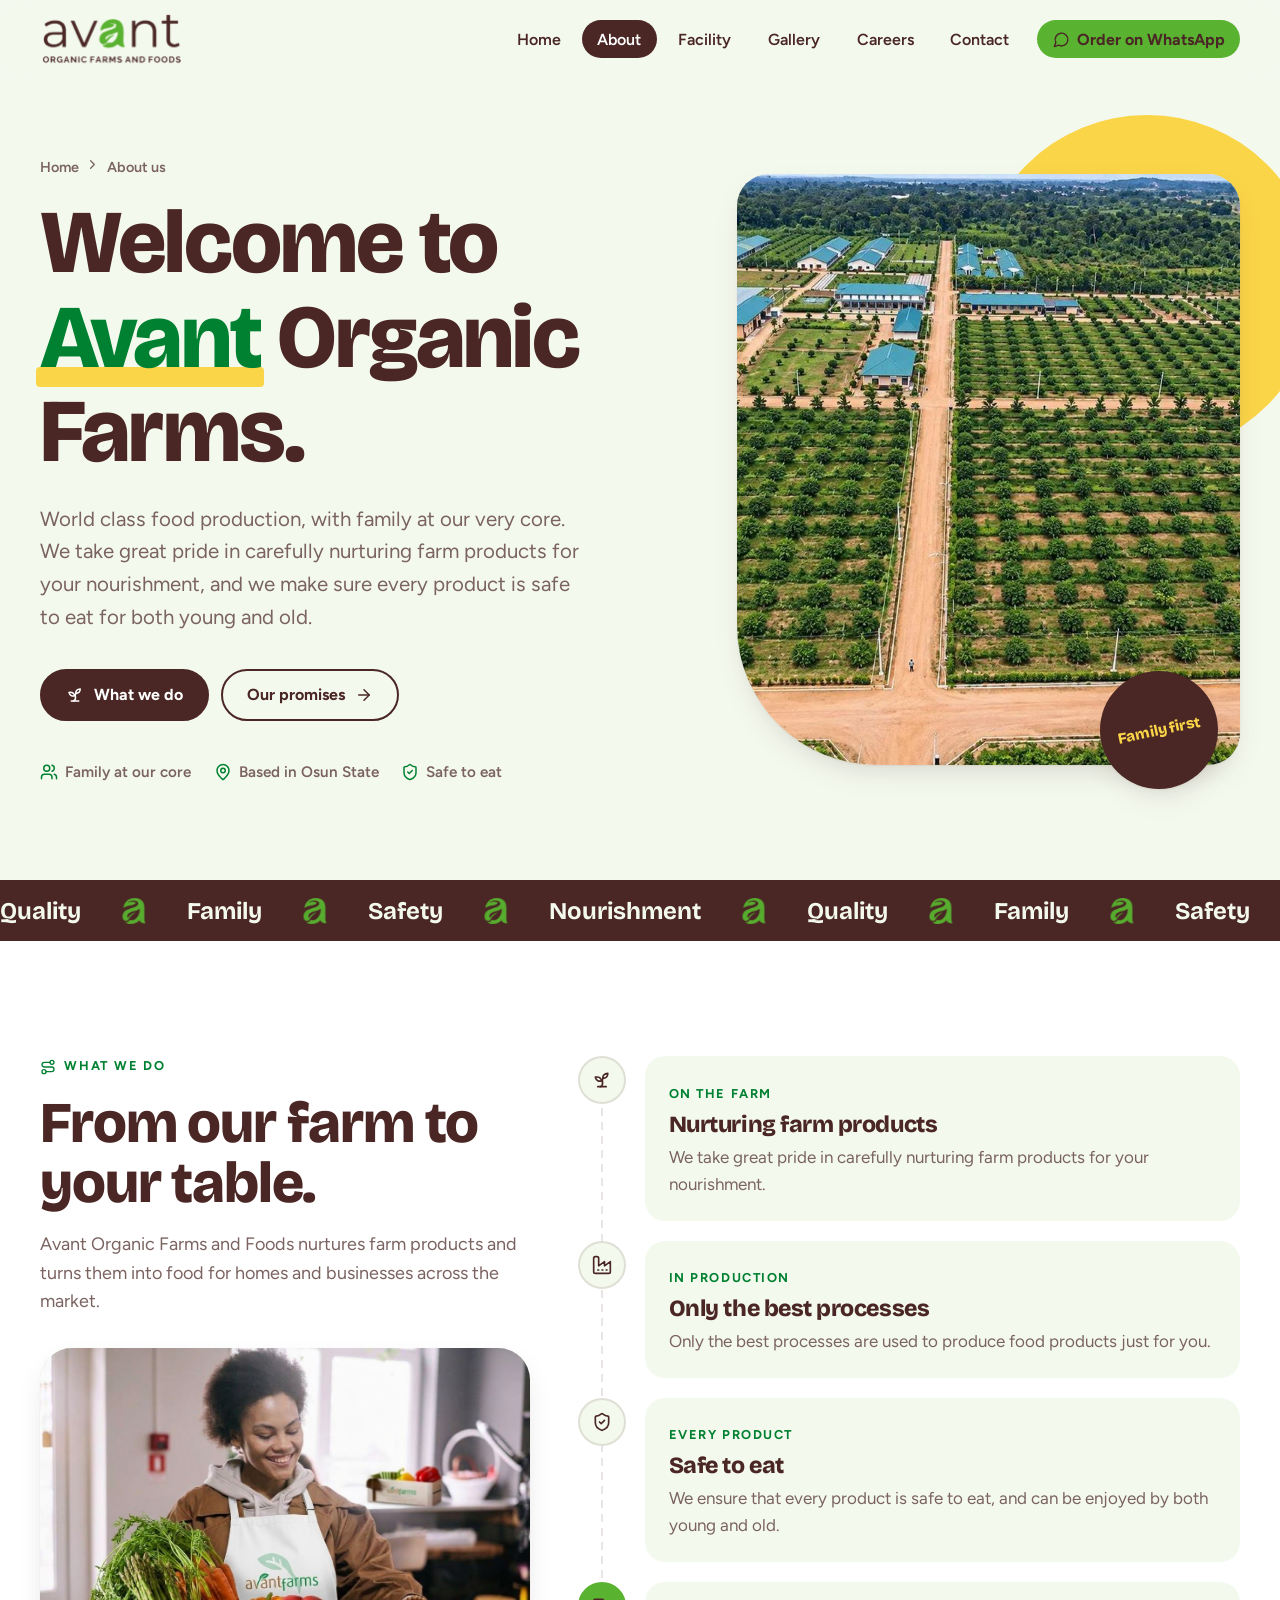
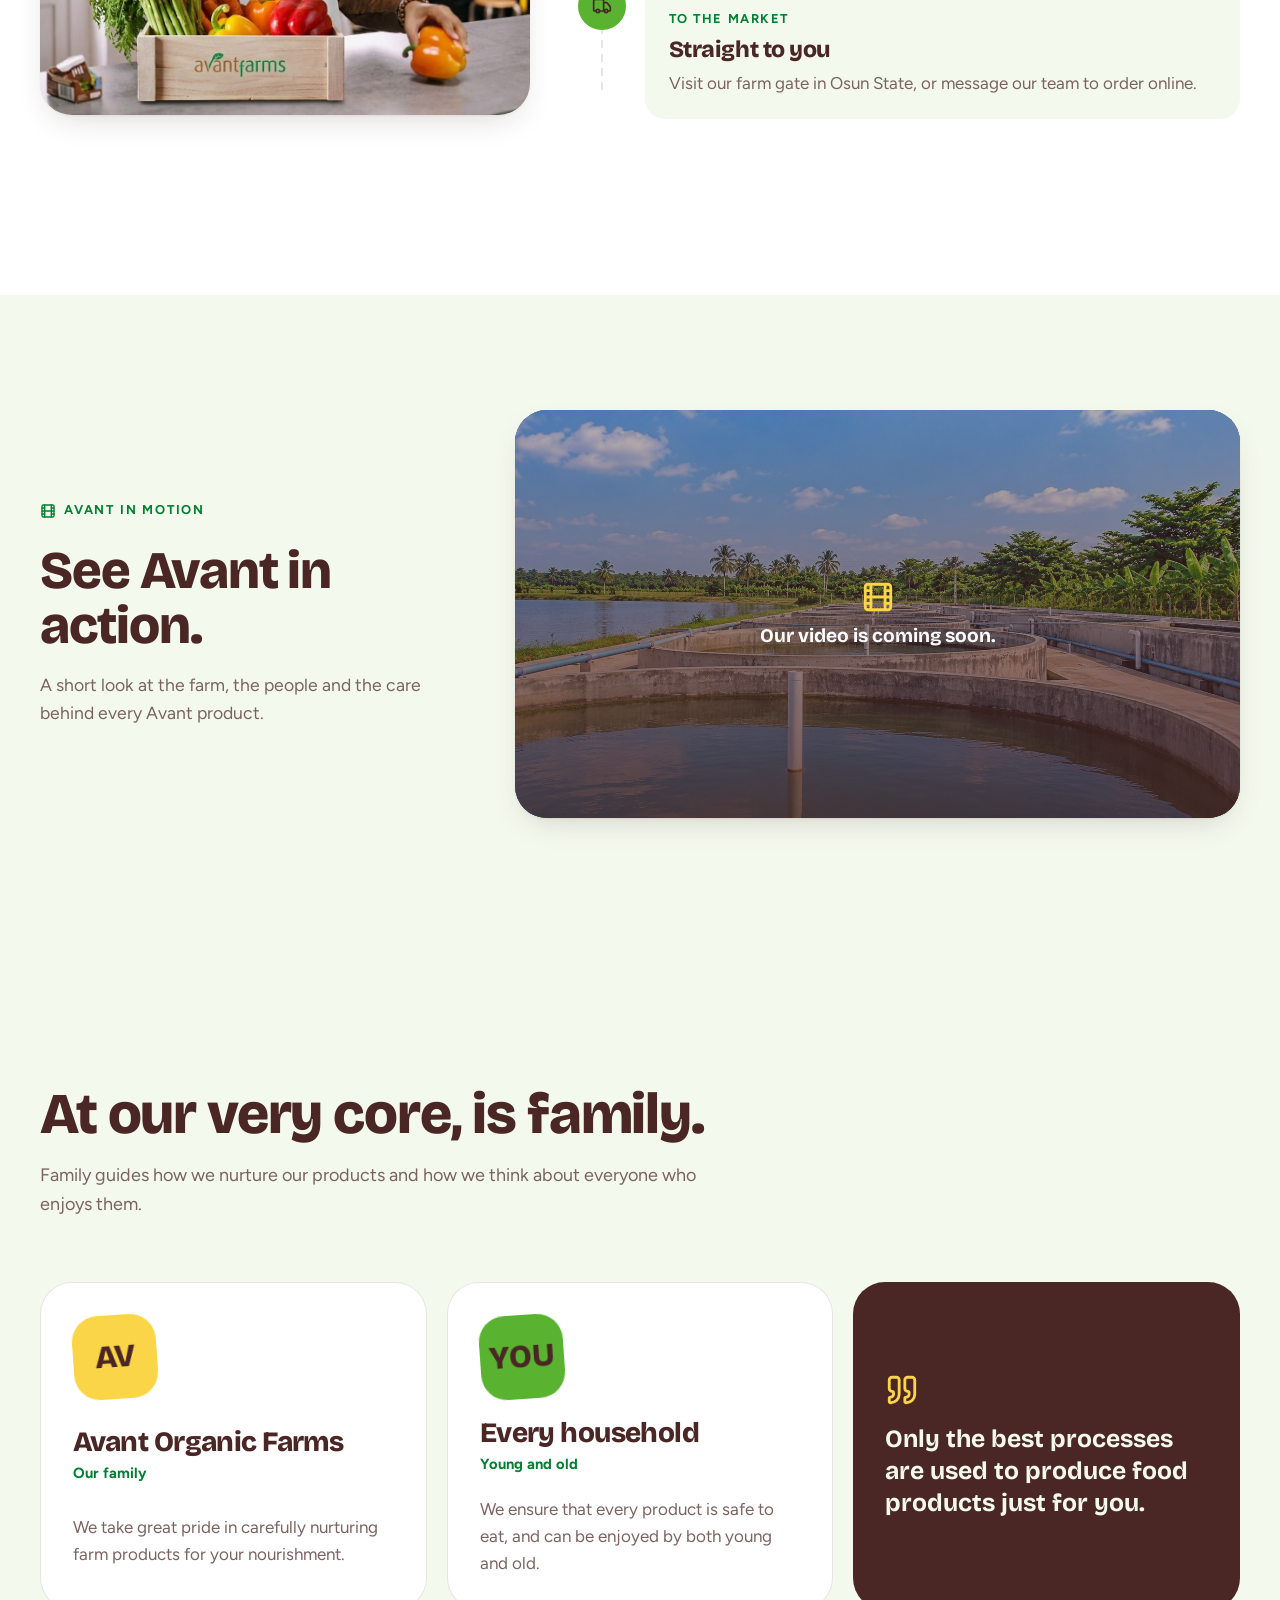
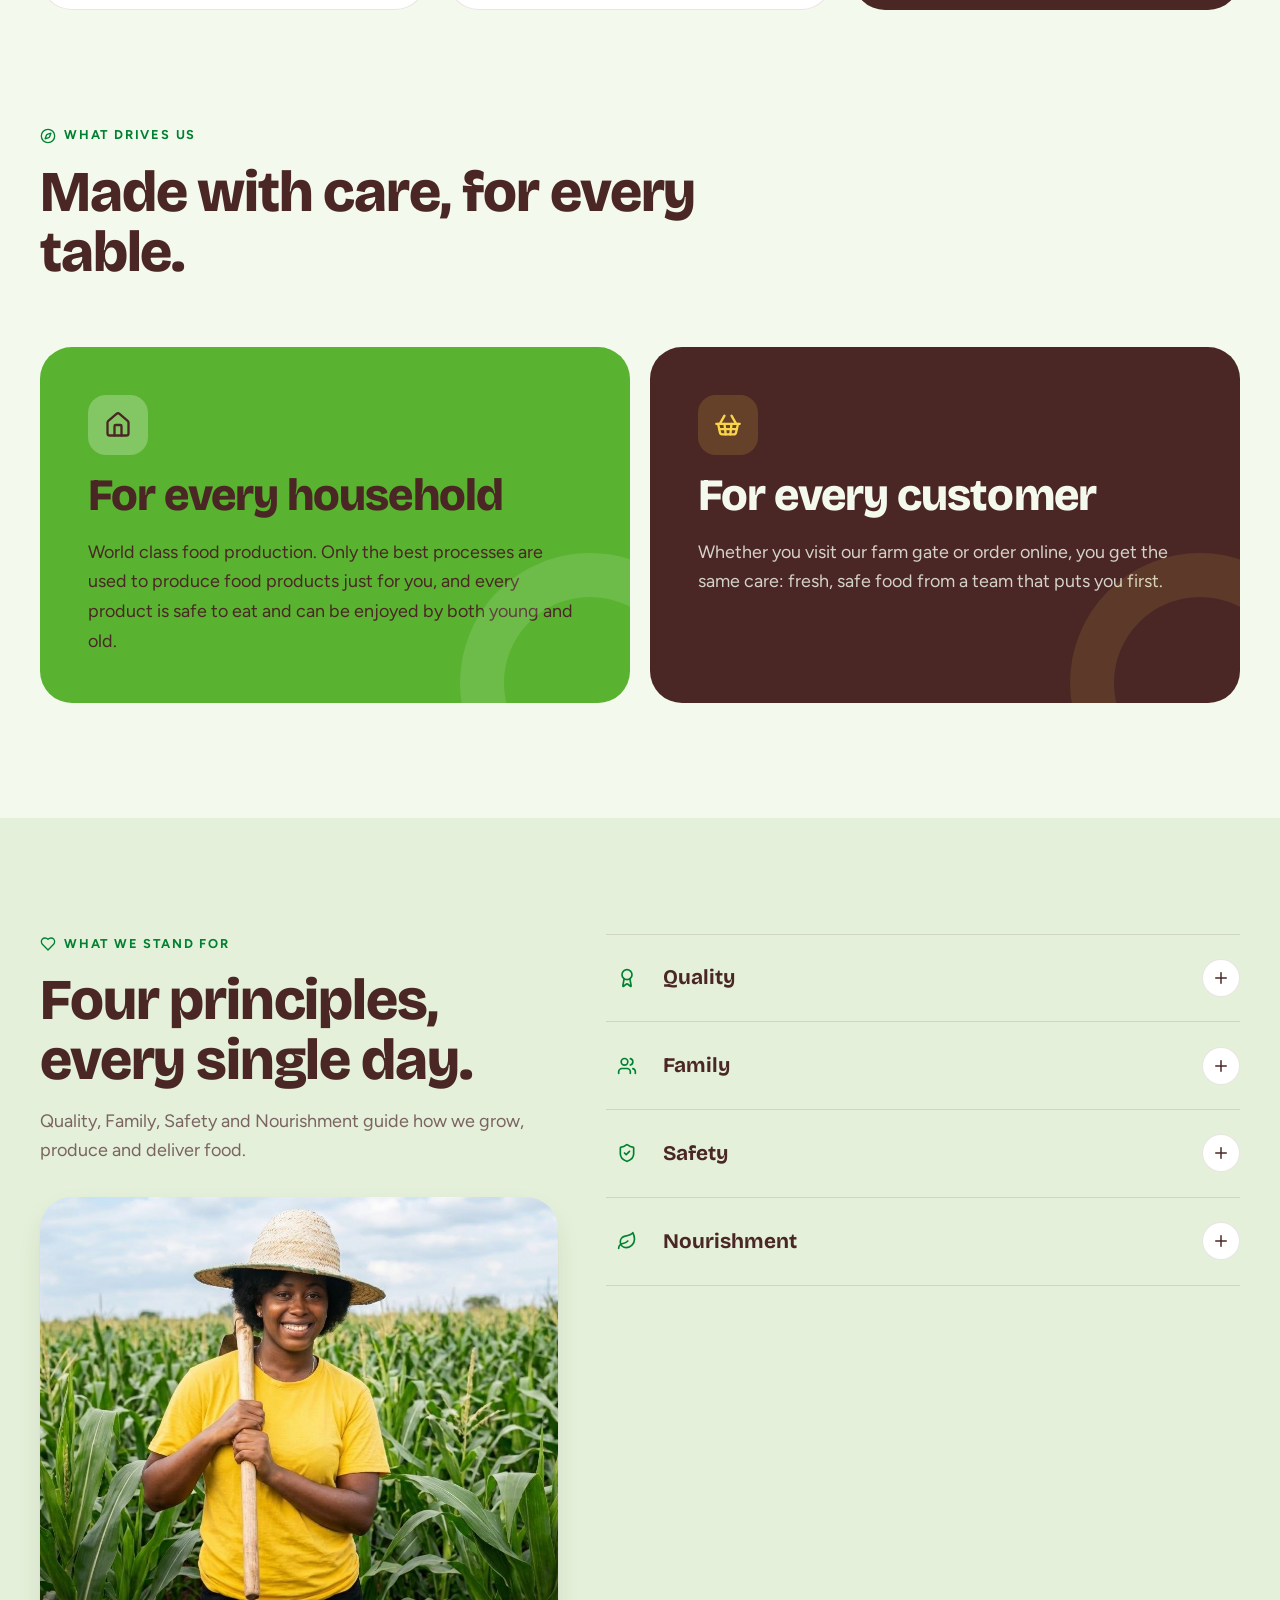
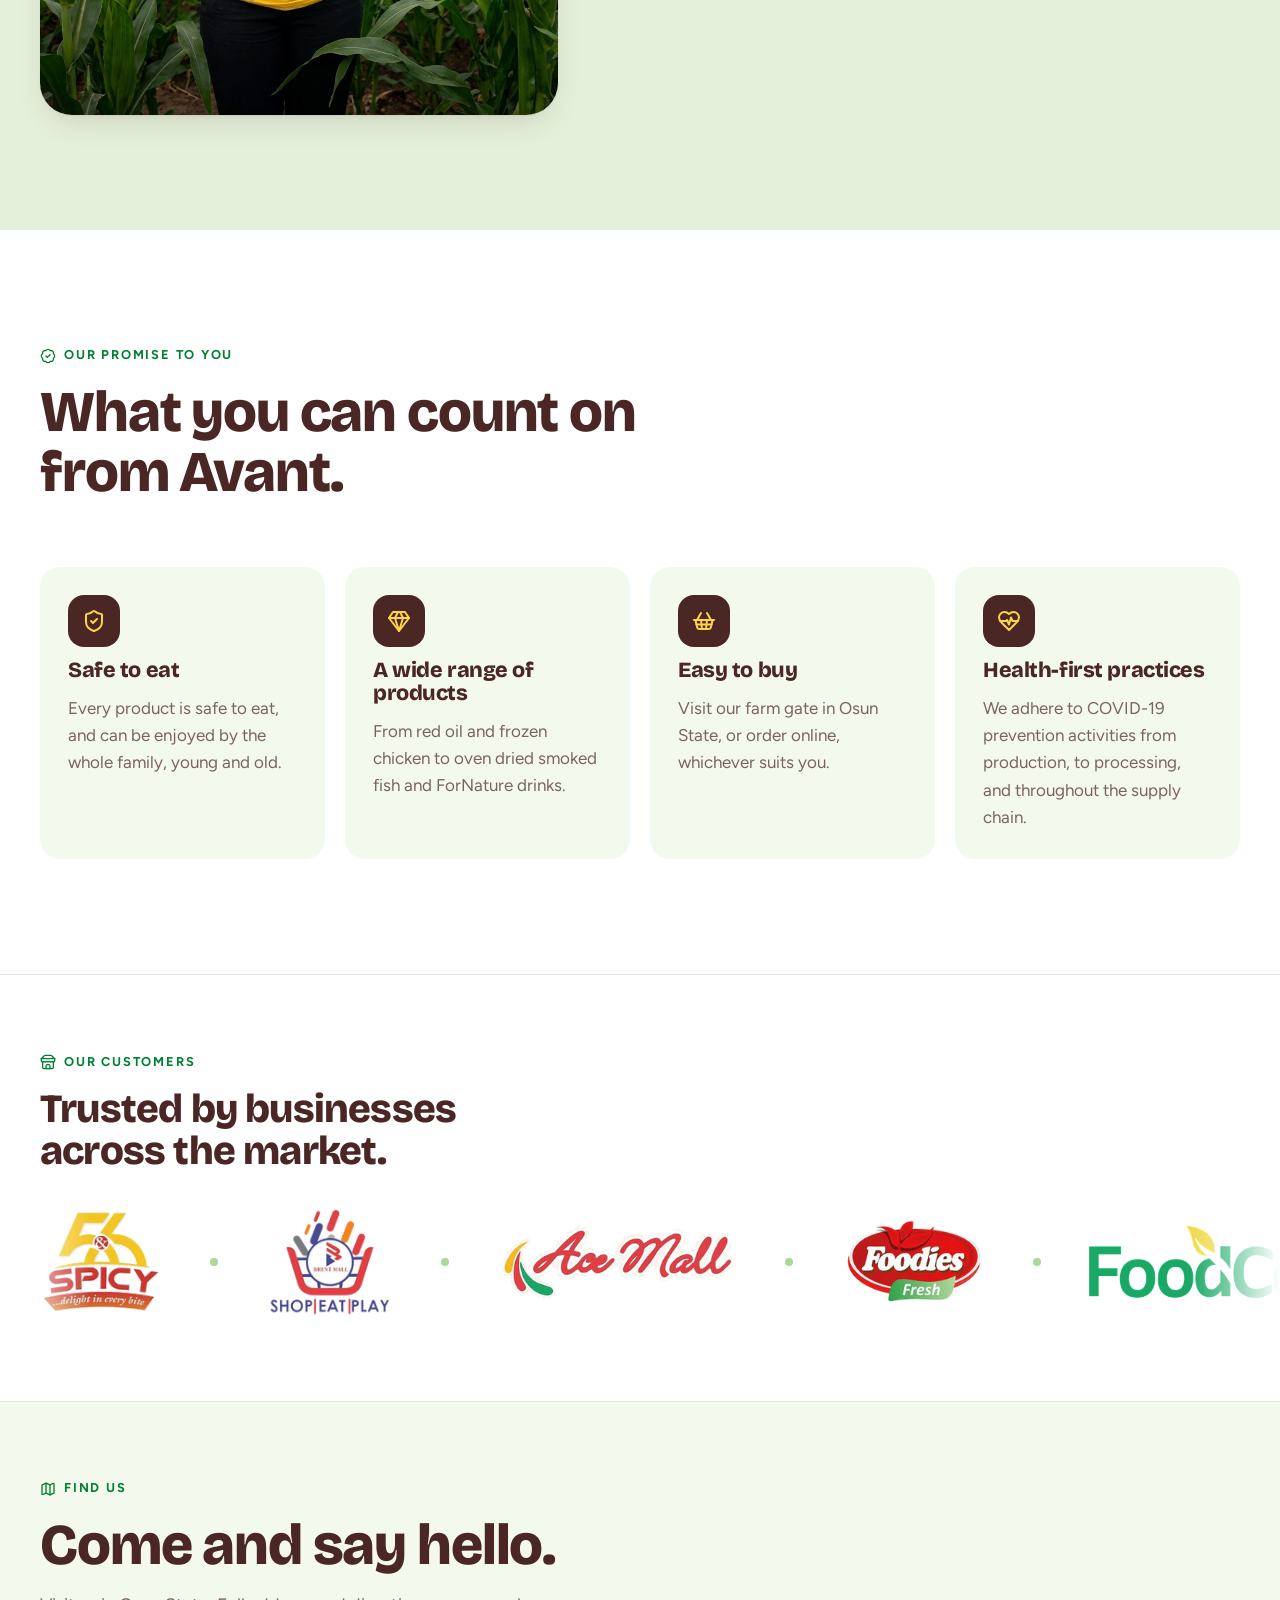
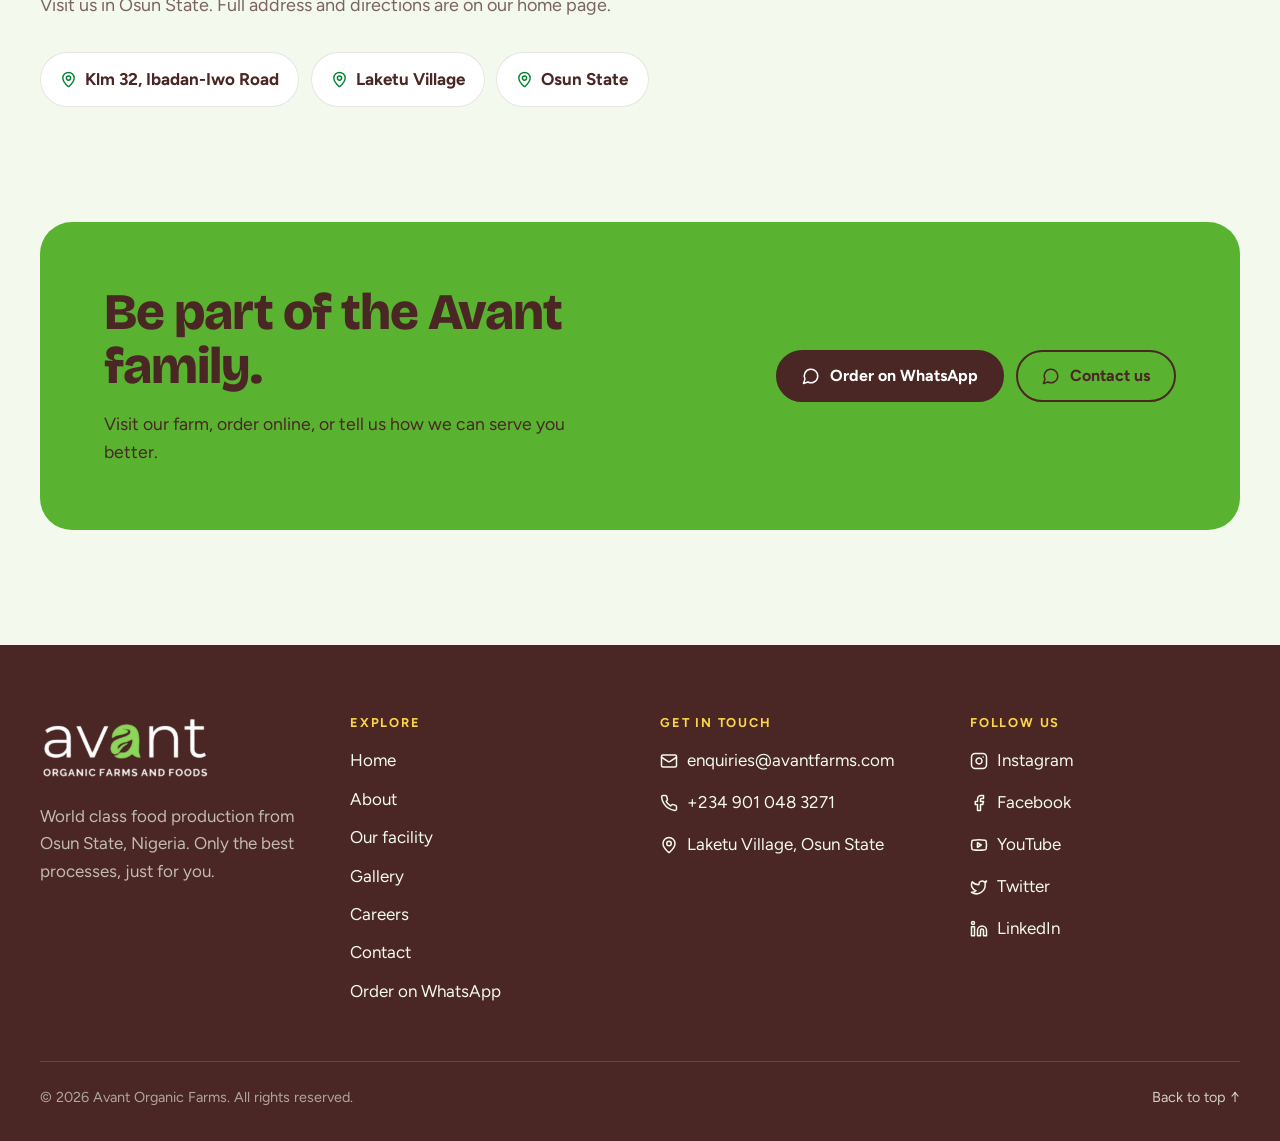
<file: about.html>
<!DOCTYPE html>
<html lang="en">


<head>
<meta charset="UTF-8">
<meta name="viewport" content="width=device-width, initial-scale=1">
<title>About Us | Avant Organic Farms and Foods</title>
<meta name="description" content="Avant Organic Farms and Foods carefully nurtures farm products and produces world class food in Osun State, Nigeria. Family is at our very core, and every product is safe to eat.">
<meta name="theme-color" content="#4a2725">
<meta name="color-scheme" content="light">
<link rel="icon" type="image/png" href="m/avant-mark.png">
<link rel="preconnect" href="https://fonts.googleapis.com/">
<link rel="preconnect" href="https://fonts.gstatic.com/" crossorigin>
<link href="https://fonts.googleapis.com/css2?family=Bricolage+Grotesque:opsz,wght@12..96,500;12..96,700;12..96,800&amp;family=Figtree:wght@400;500;600;700&amp;display=swap" rel="stylesheet">
<script src="assets/lucide.min.js"></script>
<script>document.documentElement.classList.add('js');</script>
<style>
:root{
  --ink:#4a2725; --ink-2:#3d1f1e; --slate:#7a6360;
  --orange:#59b230; --coral:#008131; --sun:#fbd548;
  --cream:#f4f9ee; --cream-2:#e4f0d9; --paper:#ffffff;
  --line:rgba(74,39,37,.12);
  --display:"Bricolage Grotesque", system-ui, sans-serif;
  --body:"Figtree", system-ui, sans-serif;
  --r-sm:12px; --r-md:20px; --r-lg:32px;
  --shadow:0 1px 2px rgba(74,39,37,.06), 0 12px 32px -12px rgba(74,39,37,.22);
  --ease:cubic-bezier(.22,1,.36,1);
  color-scheme:light;
}
*,*::before,*::after{box-sizing:border-box}
html{scroll-behavior:smooth;-webkit-text-size-adjust:100%}
body{margin:0;font-family:var(--body);font-size:1.0625rem;line-height:1.6;color:var(--ink);background:var(--cream);-webkit-font-smoothing:antialiased}
img{max-width:100%;display:block}
a{color:inherit}
h1,h2,h3{font-family:var(--display);line-height:1.05;letter-spacing:-.02em;margin:0;font-weight:800}
p{margin:0}
:focus-visible{outline:3px solid var(--orange);outline-offset:3px;border-radius:6px}
.skip{position:absolute;left:1rem;top:-4rem;background:var(--ink);color:#fff;padding:.7rem 1rem;border-radius:10px;z-index:200;text-decoration:none;font-weight:600;transition:top .2s}
.skip:focus{top:1rem}
.wrap{width:min(1200px,100% - 2.5rem);margin-inline:auto}
.eyebrow{display:inline-flex;align-items:center;gap:.5rem;font-weight:700;font-size:.8rem;letter-spacing:.14em;text-transform:uppercase;color:var(--coral)}
.eyebrow svg{width:16px;height:16px}
section{padding-block:clamp(4.5rem,9vw,8rem)}
.section-head{display:grid;gap:1rem;max-width:44rem;margin-bottom:clamp(2.5rem,5vw,4rem)}
.section-head h2{font-size:clamp(2.2rem,5vw,3.6rem)}
.section-head p{color:var(--slate);font-size:1.125rem}

/* Buttons */
.btn{--bg:var(--ink);--fg:#fff;display:inline-flex;align-items:center;gap:.6rem;padding:.95rem 1.5rem;border-radius:999px;background:var(--bg);color:var(--fg);font:700 1rem/1 var(--body);text-decoration:none;border:2px solid var(--bg);cursor:pointer;transition:transform .25s var(--ease),box-shadow .25s var(--ease),background-color .2s}
.btn svg{width:18px;height:18px;transition:transform .25s var(--ease)}
.btn:hover{transform:translateY(-2px);box-shadow:0 10px 24px -10px rgba(74,39,37,.55)}
.btn:hover svg{transform:translateX(3px)}
.btn:active{transform:translateY(0) scale(.97);box-shadow:none}
.btn--orange{--bg:var(--orange);--fg:var(--ink)}
.btn--ghost{background:transparent;color:var(--ink)}
.btn--ghost:hover{background:var(--ink);color:#fff}

/* Hero */
.hero{padding-block:clamp(2.5rem,6vw,5rem) clamp(4rem,8vw,6rem);position:relative;overflow:hidden}
.hero__grid{display:grid;gap:3rem;align-items:center}
@media (min-width:960px){.hero__grid{grid-template-columns:1.05fr .95fr}}
.hero h1{font-size:clamp(2.75rem,7vw,5.6rem);margin-block:1.1rem 1.5rem}
.hero h1 .hl{position:relative;white-space:nowrap;color:var(--coral)}
.hero h1 .hl::after{content:"";position:absolute;left:-.04em;right:-.04em;bottom:.04em;height:.22em;background:var(--sun);z-index:-1;border-radius:4px;transform-origin:left;animation:swipe 1s .5s var(--ease) both}
@keyframes swipe{from{transform:scaleX(0)}to{transform:scaleX(1)}}
.hero__lead{font-size:clamp(1.1rem,1.6vw,1.3rem);color:var(--slate);max-width:34rem}
.hero__ctas{display:flex;flex-wrap:wrap;gap:.8rem;margin-top:2.2rem}
.hero__trust{display:flex;flex-wrap:wrap;gap:1.4rem;margin-top:2.4rem;color:var(--slate);font-weight:600;font-size:.95rem}
.hero__trust span{display:inline-flex;align-items:center;gap:.45rem}
.hero__trust svg{width:18px;height:18px;color:var(--coral)}
.hero__media{position:relative;aspect-ratio:5/5.4}
.hero__photo{position:absolute;inset:0 0 0 8%;border-radius:var(--r-lg) var(--r-lg) var(--r-lg) 140px;overflow:hidden;box-shadow:var(--shadow);background:var(--cream-2)}
.hero__photo img{width:100%;height:100%;object-fit:cover}
.hero__blob{position:absolute;width:62%;aspect-ratio:1;border-radius:50%;background:var(--sun);right:-14%;top:-10%;z-index:-1}
.hero__badge{position:absolute;left:0;bottom:12%;background:var(--paper);border-radius:var(--r-md);padding:1rem 1.2rem;display:flex;gap:.9rem;align-items:center;box-shadow:var(--shadow);animation:bob 5s ease-in-out infinite}
.hero__badge .ic{width:46px;height:46px;border-radius:14px;background:var(--orange);display:grid;place-items:center;color:var(--ink)}
.hero__badge strong{display:block;font-family:var(--display);font-size:1.4rem;line-height:1}
.hero__badge small{color:var(--slate);font-weight:600}
.hero__sticker{position:absolute;right:4%;bottom:-4%;width:118px;aspect-ratio:1;border-radius:50%;background:var(--ink);color:var(--sun);display:grid;place-items:center;text-align:center;font:800 .95rem/1.1 var(--display);transform:rotate(-12deg);box-shadow:var(--shadow);padding:1rem}
@keyframes bob{50%{transform:translateY(-10px)}}

/* Marquee */
.marquee{background:var(--ink);color:var(--cream);padding-block:1.1rem;overflow:hidden}
.marquee__track{display:flex;gap:2.5rem;width:max-content;animation:marquee 32s linear infinite}
.marquee span{display:inline-flex;align-items:center;gap:2.5rem;font:700 clamp(1.1rem,2vw,1.5rem)/1 var(--display);white-space:nowrap}
.marquee svg{width:22px;height:22px;color:var(--sun)}
@keyframes marquee{to{transform:translateX(-50%)}}

/* Aisles */
.aisles__grid{display:grid;gap:1.25rem;grid-template-columns:repeat(auto-fit,minmax(min(100%,250px),1fr))}
.aisle{position:relative;border-radius:var(--r-md);overflow:hidden;aspect-ratio:3/4;background:var(--cream-2);isolation:isolate;box-shadow:var(--shadow)}
.aisle img{width:100%;height:100%;object-fit:cover;transition:transform .7s var(--ease)}
.aisle::after{content:"";position:absolute;inset:0;background:linear-gradient(180deg,transparent 40%,rgba(74,39,37,.88));z-index:0}
.aisle:hover img{transform:scale(1.06)}
.aisle__body{position:absolute;inset:auto 0 0 0;padding:1.4rem;color:#fff;z-index:1}
.aisle__body .tag{display:inline-grid;place-items:center;width:42px;height:42px;border-radius:12px;background:var(--sun);color:var(--ink);margin-bottom:.9rem;transition:transform .35s var(--ease)}
.aisle:hover .tag{transform:rotate(-10deg) scale(1.08)}
.aisle__body h3{font-size:1.6rem;margin-bottom:.35rem}
.aisle__body p{font-size:.95rem;opacity:.88}

/* Story */
.story{background:var(--paper)}
.story__grid{display:grid;gap:3rem;align-items:center}
@media (min-width:900px){.story__grid{grid-template-columns:.9fr 1.1fr}}
.story__img{border-radius:var(--r-lg);overflow:hidden;aspect-ratio:4/3;box-shadow:var(--shadow);background:var(--cream-2)}
.story__img img{width:100%;height:100%;object-fit:cover}
.story h2{font-size:clamp(2.1rem,4.4vw,3.3rem);margin-block:1rem 1.2rem}
.story p{color:var(--slate);font-size:1.1rem}
.stats{display:grid;grid-template-columns:repeat(3,1fr);gap:1rem;margin-block:2.2rem}
.stat{border-top:3px solid var(--orange);padding-top:.9rem}
.stat strong{display:block;font:800 clamp(1.9rem,4vw,2.8rem)/1 var(--display)}
.stat span{color:var(--slate);font-size:.92rem;font-weight:600}
.values{display:flex;flex-wrap:wrap;gap:.5rem;margin-bottom:2rem}
.values li{list-style:none;padding:.45rem .9rem;border-radius:999px;background:var(--cream);font-weight:600;font-size:.92rem;border:1px solid var(--line)}
.values{padding:0;margin-top:0}

/* Branches */
.branches__bar{display:flex;flex-wrap:wrap;gap:1rem;justify-content:space-between;align-items:end;margin-bottom:2rem}
.field{display:grid;gap:.45rem}
.field > label,.legend{font-weight:700;font-size:.92rem}
.count{color:var(--slate);font-weight:600}
.branch-list{display:grid;gap:1rem;grid-template-columns:repeat(auto-fill,minmax(min(100%,320px),1fr));padding:0;margin:0}
.branch{list-style:none;background:var(--paper);border:1px solid var(--line);border-radius:var(--r-md);padding:1.5rem;display:grid;gap:.9rem;transition:transform .3s var(--ease),box-shadow .3s var(--ease),border-color .3s}
.branch:hover{transform:translateY(-4px);box-shadow:var(--shadow);border-color:transparent}
.branch[hidden]{display:none}
.branch__top{display:flex;align-items:center;justify-content:space-between;gap:1rem}
.branch h3{font-size:1.45rem}
.chip{font-size:.75rem;font-weight:700;padding:.3rem .65rem;border-radius:999px;background:var(--cream);color:var(--slate);white-space:nowrap}
.branch address{font-style:normal;color:var(--slate);display:flex;gap:.6rem}
.branch address svg{flex:none;width:20px;height:20px;color:var(--coral);margin-top:.15rem}
.branch a.dir{display:inline-flex;align-items:center;gap:.4rem;font-weight:700;text-decoration:none;color:var(--ink);width:fit-content;border-bottom:2px solid var(--sun);padding-bottom:2px;transition:gap .25s var(--ease)}
.branch a.dir:hover{gap:.7rem}
.branch a.dir svg{width:17px;height:17px}

/* Select (base-select with fallback) */
.select{appearance:none;-webkit-appearance:none;font:600 1rem var(--body);color:var(--ink);background:var(--paper) url("data:image/svg+xml,%3Csvg xmlns='http://www.w3.org/2000/svg' width='20' height='20' viewBox='0 0 24 24' fill='none' stroke='%2359b230' stroke-width='2.5' stroke-linecap='round' stroke-linejoin='round'%3E%3Cpath d='m6 9 6 6 6-6'/%3E%3C/svg%3E") no-repeat right 1rem center;border:2px solid var(--line);border-radius:14px;padding:.85rem 3rem .85rem 1rem;min-width:240px;cursor:pointer;transition:border-color .2s,box-shadow .2s}
.select:hover{border-color:rgba(74,39,37,.3)}
.select:focus-visible{outline:none;border-color:var(--orange);box-shadow:0 0 0 4px rgba(89,178,48,.2)}
@supports (appearance:base-select){
  .select,.select::picker(select){appearance:base-select}
  .select{background-image:none;display:flex;align-items:center;justify-content:space-between;gap:1rem;padding-right:1rem}
  .select::picker-icon{content:"";width:20px;height:20px;background:url("data:image/svg+xml,%3Csvg xmlns='http://www.w3.org/2000/svg' width='20' height='20' viewBox='0 0 24 24' fill='none' stroke='%2359b230' stroke-width='2.5' stroke-linecap='round' stroke-linejoin='round'%3E%3Cpath d='m6 9 6 6 6-6'/%3E%3C/svg%3E") center/contain no-repeat;transition:transform .3s var(--ease)}
  .select:open::picker-icon{transform:rotate(180deg)}
  .select::picker(select){border:1px solid var(--line);border-radius:16px;background:var(--paper);box-shadow:var(--shadow);padding:.4rem;margin-top:.4rem;opacity:0;transform:translateY(-6px);transition:opacity .2s,transform .25s var(--ease),overlay .25s allow-discrete,display .25s allow-discrete}
  .select:open::picker(select){opacity:1;transform:none}
  @starting-style{.select:open::picker(select){opacity:0;transform:translateY(-6px)}}
  .select option{padding:.7rem .9rem;border-radius:10px;font-weight:600;color:var(--ink);display:flex;gap:.6rem;align-items:center;cursor:pointer}
  .select option:hover,.select option:focus-visible{background:var(--cream);outline:none}
  .select option:checked{background:var(--ink);color:#fff}
  .select option::checkmark{color:var(--sun)}
}

/* Rewards */
.rewards{background:var(--ink);color:var(--cream);position:relative;overflow:hidden}
.rewards::before{content:"";position:absolute;width:520px;aspect-ratio:1;border-radius:50%;background:radial-gradient(circle,rgba(251,213,72,.22),transparent 65%);top:-160px;right:-120px}
.rewards__grid{display:grid;gap:3rem;position:relative}
@media (min-width:960px){.rewards__grid{grid-template-columns:1fr 1fr;align-items:start}}
.rewards .eyebrow{color:var(--sun)}
.rewards h2{font-size:clamp(2.3rem,5vw,3.8rem);margin-block:1rem 1.2rem}
.rewards__lead{color:rgba(244,249,238,.78);font-size:1.15rem;max-width:30rem}
.perks{display:grid;gap:1rem;margin:2rem 0;padding:0}
.perks li{list-style:none;display:flex;gap:1rem;align-items:center;font-weight:600}
.perks .ic{flex:none;width:44px;height:44px;border-radius:14px;background:rgba(251,213,72,.14);color:var(--sun);display:grid;place-items:center}
.perks svg{width:22px;height:22px}
.card-visual{display:flex;align-items:center;gap:1rem;background:linear-gradient(135deg,var(--orange),#8bd35f);color:var(--ink);border-radius:var(--r-md);padding:1.2rem 1.4rem;max-width:360px;transform:rotate(-3deg);box-shadow:0 20px 40px -18px rgba(0,0,0,.6);transition:transform .5s var(--ease)}
.card-visual:hover{transform:rotate(0) scale(1.02)}
.card-visual img{width:58px;height:58px;background:#fff;border-radius:14px;padding:6px}
.card-visual strong{font:800 1.25rem/1.1 var(--display);display:block}
.card-visual small{font-weight:600}
.form{background:var(--paper);color:var(--ink);border-radius:var(--r-lg);padding:clamp(1.5rem,4vw,2.5rem);display:grid;gap:1.15rem;box-shadow:0 30px 60px -30px rgba(0,0,0,.6)}
.form h3{font-size:1.7rem}
.form .sub{color:var(--slate);margin-top:-.6rem}
.form .row{display:grid;gap:1.15rem}
@media (min-width:560px){.form .row{grid-template-columns:1fr 1fr}}
.input{font:500 1rem var(--body);color:var(--ink);background:var(--cream);border:2px solid transparent;border-radius:14px;padding:.85rem 1rem;width:100%;transition:border-color .2s,background-color .2s,box-shadow .2s}
.input::placeholder{color:#9a8683}
.input:hover{border-color:var(--line)}
.input:focus-visible{outline:none;background:#fff;border-color:var(--orange);box-shadow:0 0 0 4px rgba(89,178,48,.2)}
.form .select{width:100%;min-width:0;background-color:var(--cream);border-color:transparent}
fieldset{border:0;padding:0;margin:0;display:grid;gap:.6rem}
.choices{display:flex;flex-wrap:wrap;gap:.6rem}
.choice{display:inline-flex;align-items:center;gap:.6rem;padding:.6rem 1rem;border-radius:999px;background:var(--cream);cursor:pointer;font-weight:600;font-size:.95rem;border:2px solid transparent;transition:border-color .2s,background-color .2s}
.choice:has(input:checked){border-color:var(--ink);background:#fff}
.choice input[type=radio]{appearance:none;width:20px;height:20px;border-radius:50%;border:2px solid var(--slate);margin:0;display:grid;place-items:center;transition:border-color .2s;cursor:pointer}
.choice input[type=radio]::before{content:"";width:10px;height:10px;border-radius:50%;background:var(--orange);transform:scale(0);transition:transform .25s var(--ease)}
.choice input[type=radio]:checked{border-color:var(--ink)}
.choice input[type=radio]:checked::before{transform:scale(1)}
.check{display:flex;gap:.75rem;align-items:flex-start;font-size:.95rem;color:var(--slate);cursor:pointer}
.check input{appearance:none;flex:none;width:22px;height:22px;border-radius:7px;border:2px solid var(--slate);margin:.1rem 0 0;display:grid;place-items:center;cursor:pointer;transition:background-color .2s,border-color .2s}
.check input::before{content:"";width:11px;height:6px;border-left:2.5px solid var(--ink);border-bottom:2.5px solid var(--ink);transform:rotate(-45deg) translate(1px,-1px) scale(0);transition:transform .25s var(--ease)}
.check input:checked{background:var(--sun);border-color:var(--sun)}
.check input:checked::before{transform:rotate(-45deg) translate(1px,-1px) scale(1)}
.choice input:focus-visible,.check input:focus-visible{outline:3px solid var(--orange);outline-offset:2px}
.form .btn{justify-content:center;width:100%;padding-block:1.1rem}

/* FAQ */
.faq__grid{display:grid;gap:3rem}
@media (min-width:900px){.faq__grid{grid-template-columns:.8fr 1.2fr}}
.acc{border-top:1px solid var(--line)}
.acc__item{border-bottom:1px solid var(--line)}
.acc__btn{width:100%;display:flex;justify-content:space-between;align-items:center;gap:1rem;background:none;border:0;padding:1.4rem 0;font:700 clamp(1.1rem,2vw,1.3rem)/1.3 var(--display);color:var(--ink);text-align:left;cursor:pointer}
.acc__btn .pm{flex:none;width:38px;height:38px;border-radius:50%;background:var(--paper);border:1px solid var(--line);display:grid;place-items:center;transition:transform .35s var(--ease),background-color .2s}
.acc__btn:hover .pm{background:var(--sun);border-color:var(--sun)}
.acc__btn[aria-expanded=true] .pm{transform:rotate(45deg);background:var(--ink);color:#fff;border-color:var(--ink)}
.acc__btn .pm svg{width:18px;height:18px}
.acc__panel{display:grid;grid-template-rows:1fr;transition:grid-template-rows .4s var(--ease)}
.acc__panel > div{overflow:hidden}
.acc__panel p{color:var(--slate);padding-bottom:1.4rem;max-width:40rem}
.js .acc__panel{grid-template-rows:0fr}
.js .acc__panel.open{grid-template-rows:1fr}

/* Social / CTA */
.cta{padding-top:0}
.cta__box{background:var(--orange);border-radius:var(--r-lg);padding:clamp(2rem,5vw,4rem);display:grid;gap:2rem;align-items:center;position:relative;overflow:hidden}
@media (min-width:860px){.cta__box{grid-template-columns:1.3fr 1fr}}
.cta__box h2{font-size:clamp(2rem,4.4vw,3.2rem)}
.cta__box p{margin-top:1rem;font-size:1.1rem;max-width:32rem}
.socials{display:flex;flex-wrap:wrap;gap:.8rem}
@media (min-width:860px){.socials{justify-content:flex-end}}

/* ---------- About page ---------- */
.crumbs{display:flex;align-items:center;gap:.4rem;font-size:.9rem;font-weight:600;color:var(--slate);margin:0;padding:0;list-style:none}
.crumbs a{text-decoration:none}
.crumbs a:hover{color:var(--coral)}
.crumbs svg{width:15px;height:15px}

/* Timeline */
.journey{background:var(--paper)}
.journey__grid{display:grid;gap:3rem}
@media (min-width:960px){.journey__grid{grid-template-columns:.85fr 1.15fr;align-items:start}.journey__grid .section-head{position:sticky;top:110px}}
.timeline{list-style:none;margin:0;padding:0;position:relative;display:grid;gap:1.25rem}
.timeline::before{content:"";position:absolute;left:23px;top:24px;bottom:24px;width:2px;background:repeating-linear-gradient(to bottom,var(--line) 0 8px,transparent 8px 14px)}
.tl{position:relative;display:grid;grid-template-columns:48px 1fr;gap:1.2rem}
.tl__dot{width:48px;height:48px;border-radius:50%;background:var(--cream);border:2px solid var(--line);display:grid;place-items:center;color:var(--ink);position:relative;z-index:1;transition:background-color .3s,border-color .3s,transform .4s var(--ease)}
.tl__dot svg{width:20px;height:20px}
.tl:hover .tl__dot{background:var(--sun);border-color:var(--sun);transform:scale(1.08)}
.tl:last-child .tl__dot{background:var(--orange);border-color:var(--orange)}
.tl__card{background:var(--cream);border-radius:var(--r-md);padding:1.4rem 1.5rem}
.tl__when{font-weight:700;font-size:.8rem;letter-spacing:.12em;text-transform:uppercase;color:var(--coral)}
.tl__card h3{font-size:1.45rem;margin:.35rem 0 .5rem}
.tl__card p{color:var(--slate)}

/* Founders */
.founders__grid{display:grid;gap:1.25rem;grid-template-columns:repeat(auto-fit,minmax(min(100%,300px),1fr))}
.founder{background:var(--paper);border-radius:var(--r-lg);padding:2rem;display:grid;gap:1.2rem;border:1px solid var(--line);transition:transform .35s var(--ease),box-shadow .35s var(--ease)}
.founder:hover{transform:translateY(-4px);box-shadow:var(--shadow)}
.monogram{width:84px;height:84px;border-radius:26px;display:grid;place-items:center;font:800 2rem/1 var(--display);color:var(--ink);background:var(--sun);transform:rotate(-4deg);transition:transform .4s var(--ease)}
.founder:hover .monogram{transform:rotate(0) scale(1.05)}
.founder:nth-child(2) .monogram{background:var(--orange)}
.founder h3{font-size:1.75rem}
.founder .role{color:var(--coral);font-weight:700;font-size:.92rem;margin-top:.3rem}
.founder p{color:var(--slate)}
.founders__note{background:var(--ink);color:var(--cream);border-radius:var(--r-lg);padding:2rem;display:grid;gap:1rem;align-content:center}
.founders__note svg{width:34px;height:34px;color:var(--sun)}
.founders__note p{font:700 clamp(1.25rem,2.2vw,1.55rem)/1.3 var(--display)}

/* Mission & Vision */
.mv__grid{display:grid;gap:1.25rem}
@media (min-width:900px){.mv__grid{grid-template-columns:1fr 1fr}}
.mv{border-radius:var(--r-lg);padding:clamp(2rem,4vw,3rem);position:relative;overflow:hidden;display:grid;gap:1.1rem;align-content:start}
.mv--mission{background:var(--orange);color:var(--ink)}
.mv--vision{background:var(--ink);color:var(--cream)}
.mv__icon{width:60px;height:60px;border-radius:18px;display:grid;place-items:center;background:rgba(255,255,255,.25)}
.mv--vision .mv__icon{background:rgba(251,213,72,.15);color:var(--sun)}
.mv__icon svg{width:28px;height:28px}
.mv h3{font-size:clamp(2rem,4vw,2.8rem)}
.mv p{font-size:1.12rem;line-height:1.65}
.mv--vision p{color:rgba(244,249,238,.82)}
.mv::after{content:"";position:absolute;width:260px;aspect-ratio:1;border-radius:50%;right:-90px;bottom:-110px;border:44px solid rgba(255,255,255,.12)}
.mv--vision::after{border-color:rgba(251,213,72,.1)}

/* Values */
.values-sec__grid{display:grid;gap:3rem;align-items:start}
@media (min-width:960px){.values-sec__grid{grid-template-columns:.9fr 1.1fr}}
.values-sec__img{border-radius:var(--r-lg);overflow:hidden;aspect-ratio:1;box-shadow:var(--shadow);background:var(--cream-2)}
.values-sec__img img{width:100%;height:100%;object-fit:cover}
.acc__btn .vlead{display:flex;align-items:center;gap:.9rem}
.acc__btn .vic{flex:none;width:42px;height:42px;border-radius:12px;background:var(--cream-2);display:grid;place-items:center;color:var(--coral);transition:background-color .2s}
.acc__btn[aria-expanded=true] .vic{background:var(--sun);color:var(--ink)}
.acc__btn .vic svg{width:20px;height:20px}

/* Promise */
.promise{background:var(--paper)}
.promise__grid{display:grid;gap:1.25rem;grid-template-columns:repeat(auto-fit,minmax(min(100%,240px),1fr))}
.pcard{background:var(--cream);border-radius:var(--r-md);padding:1.75rem;display:grid;gap:.8rem;align-content:start;transition:transform .35s var(--ease),background-color .3s}
.pcard:hover{transform:translateY(-4px);background:var(--cream-2)}
.pcard .ic{width:52px;height:52px;border-radius:16px;background:var(--ink);color:var(--sun);display:grid;place-items:center;transition:transform .4s var(--ease)}
.pcard:hover .ic{transform:rotate(-8deg)}
.pcard .ic svg{width:24px;height:24px}
.pcard h3{font-size:1.35rem}
.pcard p{color:var(--slate)}

/* Branch chips */
.where__list{display:flex;flex-wrap:wrap;gap:.7rem;list-style:none;margin:0;padding:0}
.where__list a{display:inline-flex;align-items:center;gap:.5rem;padding:.8rem 1.2rem;border-radius:999px;background:var(--paper);border:1px solid var(--line);text-decoration:none;font-weight:700;transition:background-color .2s,color .2s,transform .25s var(--ease),border-color .2s}
.where__list a svg{width:17px;height:17px;color:var(--coral);transition:color .2s}
.where__list a:hover{background:var(--ink);color:#fff;border-color:var(--ink);transform:translateY(-2px)}
.where__list a:hover svg{color:var(--sun)}
.where{padding-top:clamp(3rem,6vw,5rem)}

/* Reveal */
.js .reveal{opacity:0;transform:translateY(28px);transition:opacity .8s var(--ease),transform .8s var(--ease);transition-delay:var(--d,0s)}
.js .reveal.in{opacity:1;transform:none}

@media (prefers-reduced-motion:reduce){
  *,*::before,*::after{animation-duration:.01ms!important;animation-iteration-count:1!important;transition-duration:.01ms!important;scroll-behavior:auto!important}
  .js .reveal{opacity:1;transform:none}
  .marquee__track{animation:none}
}
</style>
<link rel="stylesheet" href="assets/extras.css">
</head>
<body>
<a class="skip" href="#main">Skip to content</a>

<!-- hh:shared header aria-current="page" -->
<link href="https://fonts.googleapis.com/css2?family=Bricolage+Grotesque:opsz,wght@12..96,500;12..96,700;12..96,800&amp;family=Figtree:wght@400;500;600;700&amp;display=swap" rel="stylesheet">
<style data-hh-shared-styles="header" data-hh-shared-source="/">
:where(#top) {
  --ink:#4a2725; --ink-2:#3d1f1e; --slate:#7a6360;
  --orange:#59b230; --coral:#008131; --sun:#fbd548;
  --cream:#f4f9ee; --cream-2:#e4f0d9; --paper:#ffffff;
  --line:rgba(74,39,37,.12);
  --display:"Bricolage Grotesque", system-ui, sans-serif;
  --body:"Figtree", system-ui, sans-serif;
  --r-sm:12px; --r-md:20px; --r-lg:32px;
  --shadow:0 1px 2px rgba(74,39,37,.06), 0 12px 32px -12px rgba(74,39,37,.22);
  --ease:cubic-bezier(.22,1,.36,1);}

:where(#top) {font-family:var(--body, "Figtree", system-ui, sans-serif);font-size:1.0625rem;line-height:1.6;color:var(--ink, #4a2725);}

:is(:root):where(#top, #top *) {
  --ink:#4a2725; --ink-2:#3d1f1e; --slate:#7a6360;
  --orange:#59b230; --coral:#008131; --sun:#fbd548;
  --cream:#f4f9ee; --cream-2:#e4f0d9; --paper:#ffffff;
  --line:rgba(74,39,37,.12);
  --display:"Bricolage Grotesque", system-ui, sans-serif;
  --body:"Figtree", system-ui, sans-serif;
  --r-sm:12px; --r-md:20px; --r-lg:32px;
  --shadow:0 1px 2px rgba(74,39,37,.06), 0 12px 32px -12px rgba(74,39,37,.22);
  --ease:cubic-bezier(.22,1,.36,1);
  color-scheme:light;
}

:is(*):where(#top, #top *), :is(*):where(#top, #top *)::before, :is(*):where(#top, #top *)::after {box-sizing:border-box}

:is(img):where(#top, #top *) {max-width:100%;display:block}

:is(a):where(#top, #top *) {color:inherit}

:is(:focus-visible):where(#top, #top *) {outline:3px solid var(--orange, #59b230);outline-offset:3px;border-radius:6px}

:is(.eyebrow svg):where(#top, #top *) {width:16px;height:16px}

:is(.btn svg):where(#top, #top *) {width:18px;height:18px;transition:transform .25s var(--ease, cubic-bezier(.22,1,.36,1))}

:is(.btn:hover svg):where(#top, #top *) {transform:translateX(3px)}

:is(.hero__trust span):where(#top, #top *) {display:inline-flex;align-items:center;gap:.45rem}

:is(.hero__trust svg):where(#top, #top *) {width:18px;height:18px;color:var(--coral)}

:is(.hero__photo img):where(#top, #top *) {width:100%;height:100%;object-fit:cover}

:is(.marquee span):where(#top, #top *) {display:inline-flex;align-items:center;gap:2.5rem;font:700 clamp(1.1rem,2vw,1.5rem)/1 var(--display, "Bricolage Grotesque", system-ui, sans-serif);white-space:nowrap}

:is(.marquee svg):where(#top, #top *) {width:22px;height:22px;color:var(--sun, #fbd548)}

:is(.aisle img):where(#top, #top *) {width:100%;height:100%;object-fit:cover;transition:transform .7s var(--ease, cubic-bezier(.22,1,.36,1))}

:is(.aisle:hover img):where(#top, #top *) {transform:scale(1.06)}

:is(.story__img img):where(#top, #top *) {width:100%;height:100%;object-fit:cover}

:is(.stat span):where(#top, #top *) {color:var(--slate, #7a6360);font-size:.92rem;font-weight:600}

:is(.values li):where(#top, #top *) {list-style:none;padding:.45rem .9rem;border-radius:999px;background:var(--cream, #f4f9ee);font-weight:600;font-size:.92rem;border:1px solid var(--line, rgba(74,39,37,.12))}

:is(.branch address svg):where(#top, #top *) {flex:none;width:20px;height:20px;color:var(--coral);margin-top:.15rem}

:is(.branch a.dir svg):where(#top, #top *) {width:17px;height:17px}

:is(.perks li):where(#top, #top *) {list-style:none;display:flex;gap:1rem;align-items:center;font-weight:600}

:is(.perks svg):where(#top, #top *) {width:22px;height:22px}

:is(.card-visual img):where(#top, #top *) {width:58px;height:58px;background:#fff;border-radius:14px;padding:6px}

:is(.acc__btn .pm svg):where(#top, #top *) {width:18px;height:18px}

:is(.acc__panel > div):where(#top, #top *) {overflow:hidden}

@media (prefers-reduced-motion:reduce) {
  :is(*):where(#top, #top *), :is(*):where(#top, #top *)::before, :is(*):where(#top, #top *)::after {animation-duration:.01ms!important;animation-iteration-count:1!important;transition-duration:.01ms!important;scroll-behavior:auto!important}
}

:is(.hh-footer__brand img):where(#top, #top *) {height:46px;width:auto;background:#f4f9ee;border-radius:12px;padding:6px 10px}

:is(.hh-footer ul):where(#top, #top *) {list-style:none;margin:0;padding:0;display:grid;gap:.7rem}

:is(.hh-footer a):where(#top, #top *) {color:#f4f9ee;text-decoration:none;display:inline-flex;align-items:center;gap:.55rem;transition:color .2s,transform .25s cubic-bezier(.22,1,.36,1)}

:is(.hh-footer a:hover):where(#top, #top *) {color:var(--sun,#fbd548);transform:translateX(3px)}

:is(.hh-footer svg):where(#top, #top *) {width:18px;height:18px;flex:none}

:is(.hh-footer__base a):where(#top, #top *) {color:rgba(244,249,238,.8)}

@media (prefers-reduced-motion:reduce) {
  :is(.hh-footer a):where(#top, #top *) {transition:none}
}
</style><header class="hh-header" id="top">
  <style>
    .hh-header{position:sticky;top:0;z-index:100;background:rgba(244,249,238,.86);backdrop-filter:saturate(1.4) blur(14px);-webkit-backdrop-filter:saturate(1.4) blur(14px);border-bottom:1px solid transparent;transition:border-color .3s,box-shadow .3s}
    .hh-header.scrolled{border-color:rgba(74,39,37,.1);box-shadow:0 8px 24px -18px rgba(74,39,37,.5)}
    .hh-nav{width:min(1200px,100% - 2.5rem);margin-inline:auto;display:flex;align-items:center;justify-content:space-between;gap:1rem;height:78px}
    .hh-logo img{height:52px;width:auto}
    .hh-links{display:flex;align-items:center;gap:.4rem;list-style:none;margin:0;padding:0}
    .hh-links a{position:relative;display:block;padding:.6rem .95rem;border-radius:999px;font:600 1rem "Figtree",system-ui,sans-serif;color:var(--ink,#4a2725);text-decoration:none;transition:background-color .2s}
    .hh-links a:hover{background:rgba(74,39,37,.07)}
    .hh-links a[aria-current=page]{background:var(--ink,#4a2725);color:#fff}
    .hh-links .hh-cta{background:var(--orange,#59b230);color:var(--ink,#4a2725);font-weight:700;margin-left:.4rem;display:inline-flex;align-items:center;gap:.45rem;transition:transform .25s cubic-bezier(.22,1,.36,1)}
    .hh-links .hh-cta:hover{background:var(--orange,#59b230);transform:translateY(-2px)}
    .hh-links .hh-cta svg{width:17px;height:17px}
    .hh-toggle{display:none;width:48px;height:48px;border-radius:14px;border:1px solid rgba(74,39,37,.15);background:#fff;cursor:pointer;place-items:center;color:var(--ink,#4a2725)}
    .hh-toggle span{display:block;width:20px;height:2px;background:currentColor;border-radius:2px;position:relative;transition:background-color .2s}
    .hh-toggle span::before,.hh-toggle span::after{content:"";position:absolute;left:0;width:20px;height:2px;background:currentColor;border-radius:2px;transition:transform .35s cubic-bezier(.22,1,.36,1)}
    .hh-toggle span::before{top:-6px}.hh-toggle span::after{top:6px}
    .hh-toggle[aria-expanded=true] span{background:transparent}
    .hh-toggle[aria-expanded=true] span::before{transform:translateY(6px) rotate(45deg)}
    .hh-toggle[aria-expanded=true] span::after{transform:translateY(-6px) rotate(-45deg)}
    @media (max-width:1020px){
      .hh-toggle{display:grid}
      .hh-menu{position:absolute;left:0;right:0;top:100%;background:var(--cream,#f4f9ee);border-bottom:1px solid rgba(74,39,37,.1);display:grid;grid-template-rows:0fr;transition:grid-template-rows .45s cubic-bezier(.22,1,.36,1)}
      .hh-menu > div{overflow:hidden}
      .hh-menu.open{grid-template-rows:1fr}
      .hh-links{flex-direction:column;align-items:stretch;padding:1rem 1.25rem 1.5rem;gap:.3rem}
      .hh-links a{padding:1rem 1.1rem;font-size:1.15rem;border-radius:14px}
      .hh-links .hh-cta{margin:.5rem 0 0;justify-content:center}
      .hh-menu li{opacity:0;transform:translateY(-8px);transition:opacity .3s,transform .4s cubic-bezier(.22,1,.36,1)}
      .hh-menu.open li{opacity:1;transform:none}
      .hh-menu.open li:nth-child(2){transition-delay:.05s}.hh-menu.open li:nth-child(3){transition-delay:.1s}.hh-menu.open li:nth-child(4){transition-delay:.15s}.hh-menu.open li:nth-child(5){transition-delay:.2s}.hh-menu.open li:nth-child(6){transition-delay:.25s}.hh-menu.open li:nth-child(7){transition-delay:.3s}
      html:not(.js) .hh-menu{position:static;grid-template-rows:1fr}
      html:not(.js) .hh-menu li{opacity:1;transform:none}
      html:not(.js) .hh-toggle{display:none}
      html:not(.js) .hh-nav{height:auto;flex-wrap:wrap;padding-block:.8rem}
    }
    @media (prefers-reduced-motion:reduce){
      .hh-menu,.hh-menu li,.hh-toggle span::before,.hh-toggle span::after{transition:none}
    }
  </style>
  <nav class="hh-nav" aria-label="Main">
    <a class="hh-logo" href="index.html" aria-label="Avant Organic Farms and Foods home">
      <img src="m/avant-logo.png" alt="Avant Organic Farms and Foods" width="144" height="52">
    </a>
    <button class="hh-toggle" type="button" aria-expanded="false" aria-controls="hh-menu" aria-label="Open menu"><span></span></button>
    <div class="hh-menu" id="hh-menu">
      <div>
        <ul class="hh-links">
          <li><a href="index.html">Home</a></li>
          <li><a href="about.html" aria-current="page">About</a></li>
          <li><a href="facility.html">Facility</a></li>
          <li><a href="gallery.html">Gallery</a></li>
          <li><a href="careers.html">Careers</a></li>
          <li><a href="contact.html">Contact</a></li>
          <li><a class="hh-cta" href="https://wa.link/3gsqqy" target="_blank" rel="noopener"><i data-lucide="message-circle"></i>Order on WhatsApp</a></li>
        </ul>
      </div>
    </div>
  </nav>
  <script>
    (function(){
      var header=document.currentScript.closest('.hh-header');
      var btn=header.querySelector('.hh-toggle'), menu=header.querySelector('.hh-menu');
      var page=(location.pathname.split('/').pop()||'index.html');
      header.querySelectorAll('.hh-links a:not(.hh-cta)').forEach(function(a){ if(a.getAttribute('href')===page) a.setAttribute('aria-current','page'); });
      function setOpen(o){ btn.setAttribute('aria-expanded',o); btn.setAttribute('aria-label',o?'Close menu':'Open menu'); menu.classList.toggle('open',o); }
      btn.addEventListener('click',function(){ setOpen(btn.getAttribute('aria-expanded')!=='true'); });
      menu.addEventListener('click',function(e){ if(e.target.closest('a')) setOpen(false); });
      document.addEventListener('keydown',function(e){ if(e.key==='Escape' && menu.classList.contains('open')){ setOpen(false); btn.focus(); } });
      window.addEventListener('scroll',function(){ header.classList.toggle('scrolled',scrollY>8); },{passive:true});
    })();
  </script>
</header>

<main id="main">

  <!-- About hero -->
  <section class="hero" aria-labelledby="about-title">
    <div class="wrap hero__grid">
      <div>
        <ol class="crumbs reveal" aria-label="Breadcrumb">
          <li><a href="index.html">Home</a></li>
          <li aria-hidden="true"><i data-lucide="chevron-right"></i></li>
          <li aria-current="page">About us</li>
        </ol>
        <h1 id="about-title" class="reveal" style="--d:.08s">Welcome to <span class="hl">Avant</span> Organic Farms.</h1>
        <p class="hero__lead reveal" style="--d:.16s">World class food production, with family at our very core. We take great pride in carefully nurturing farm products for your nourishment, and we make sure every product is safe to eat for both young and old.</p>
        <div class="hero__ctas reveal" style="--d:.24s">
          <a class="btn" href="#journey"><i data-lucide="sprout"></i>What we do</a>
          <a class="btn btn--ghost" href="#mission">Our promises<i data-lucide="arrow-right"></i></a>
        </div>
        <div class="hero__trust reveal" style="--d:.32s">
          <span><i data-lucide="users"></i>Family at our core</span>
          <span><i data-lucide="map-pin"></i>Based in Osun State</span>
          <span><i data-lucide="shield-check"></i>Safe to eat</span>
        </div>
      </div>
      <div class="hero__media reveal" style="--d:.2s">
        <div class="hero__blob" aria-hidden="true"></div>
        <div class="hero__photo">
          <img src="m/avant-aerial.jpg" alt="Aerial view of the Avant farm: rows of fruit trees, farm buildings with teal roofs and dirt roads" width="600" height="760" fetchpriority="high">
        </div>
        <div class="hero__sticker" aria-hidden="true">Family first</div>
      </div>
    </div>
  </section>

  <!-- Values marquee -->
  <div class="marquee" aria-hidden="true">
    <div class="marquee__track">
      <span>Quality <img class="sep" src="m/avant-mark.png" alt="" width="26" height="26"> Family <img class="sep" src="m/avant-mark.png" alt="" width="26" height="26"> Safety <img class="sep" src="m/avant-mark.png" alt="" width="26" height="26"> Nourishment <img class="sep" src="m/avant-mark.png" alt="" width="26" height="26"></span>
      <span>Quality <img class="sep" src="m/avant-mark.png" alt="" width="26" height="26"> Family <img class="sep" src="m/avant-mark.png" alt="" width="26" height="26"> Safety <img class="sep" src="m/avant-mark.png" alt="" width="26" height="26"> Nourishment <img class="sep" src="m/avant-mark.png" alt="" width="26" height="26"></span>
    </div>
  </div>

  <!-- What we do -->
  <section class="journey" id="journey" aria-labelledby="journey-title">
    <div class="wrap journey__grid">
      <div class="section-head">
        <span class="eyebrow reveal"><i data-lucide="route"></i>What we do</span>
        <h2 id="journey-title" class="reveal" style="--d:.08s">From our farm to your table.</h2>
        <p class="reveal" style="--d:.16s">Avant Organic Farms and Foods nurtures farm products and turns them into food for homes and businesses across the market.</p>
        <div class="story__img reveal" style="--d:.24s;margin-top:1rem">
          <img src="m/avant-products.jpg" alt="An Avant team member packing a branded crate of fresh vegetables" loading="lazy" width="800" height="600">
        </div>
      </div>
      <ol class="timeline">
        <li class="tl reveal">
          <span class="tl__dot"><i data-lucide="sprout"></i></span>
          <div class="tl__card">
            <span class="tl__when">On the farm</span>
            <h3>Nurturing farm products</h3>
            <p>We take great pride in carefully nurturing farm products for your nourishment.</p>
          </div>
        </li>
        <li class="tl reveal" style="--d:.08s">
          <span class="tl__dot"><i data-lucide="factory"></i></span>
          <div class="tl__card">
            <span class="tl__when">In production</span>
            <h3>Only the best processes</h3>
            <p>Only the best processes are used to produce food products just for you.</p>
          </div>
        </li>
        <li class="tl reveal" style="--d:.16s">
          <span class="tl__dot"><i data-lucide="shield-check"></i></span>
          <div class="tl__card">
            <span class="tl__when">Every product</span>
            <h3>Safe to eat</h3>
            <p>We ensure that every product is safe to eat, and can be enjoyed by both young and old.</p>
          </div>
        </li>
        <li class="tl reveal" style="--d:.24s">
          <span class="tl__dot"><i data-lucide="truck"></i></span>
          <div class="tl__card">
            <span class="tl__when">To the market</span>
            <h3>Straight to you</h3>
            <p>Visit our farm gate in Osun State, or message our team to order online.</p>
          </div>
        </li>
      </ol>
    </div>
  </section>


  <!-- Video -->
  <section class="film" aria-labelledby="film-title">
    <div class="wrap film__grid">
      <div>
        <span class="eyebrow reveal"><i data-lucide="film"></i>Avant in motion</span>
        <h2 id="film-title" class="reveal" style="--d:.08s">See Avant in action.</h2>
        <p class="reveal" style="--d:.16s">A short look at the farm, the people and the care behind every Avant product.</p>
      </div>
      <div class="film__frame reveal" style="--d:.12s">
        <!-- Put your clip at m/aboutreel.mp4 (H.264 MP4). It plays here automatically. -->
        <video preload="metadata" playsinline poster="m/avant-pond.jpg" aria-label="Avant Organic Farms and Foods short video">
          <source src="m/aboutreel.mp4" type="video/mp4">
          Your browser cannot play this video.
        </video>
        <button class="film__play" type="button" aria-label="Play the Avant video"><span><i data-lucide="play"></i></span></button>
        <div class="film__missing" role="status"><i data-lucide="film"></i>Our video is coming soon.</div>
      </div>
    </div>
  </section>

  <!-- Family -->
  <section class="founders" aria-labelledby="founders-title">
    <div class="wrap">
      <div class="section-head">
        <span class="eyebrow reveal"><i data-lucide="heart"></i>Family first</span>
        <h2 id="founders-title" class="reveal" style="--d:.08s">At our very core, is family.</h2>
        <p class="reveal" style="--d:.16s">Family guides how we nurture our products and how we think about everyone who enjoys them.</p>
      </div>
      <div class="founders__grid">
        <article class="founder reveal">
          <span class="monogram" aria-hidden="true">AV</span>
          <div><h3>Avant Organic Farms</h3><p class="role">Our family</p></div>
          <p>We take great pride in carefully nurturing farm products for your nourishment.</p>
        </article>
        <article class="founder reveal" style="--d:.08s">
          <span class="monogram" aria-hidden="true">YOU</span>
          <div><h3>Every household</h3><p class="role">Young and old</p></div>
          <p>We ensure that every product is safe to eat, and can be enjoyed by both young and old.</p>
        </article>
        <div class="founders__note reveal" style="--d:.16s">
          <i data-lucide="quote"></i>
          <p>Only the best processes are used to produce food products just for you.</p>
        </div>
      </div>
    </div>
  </section>

  <!-- Two promises -->
  <section class="mv-sec" id="mission" aria-labelledby="mv-title" style="padding-top:0">
    <div class="wrap">
      <div class="section-head">
        <span class="eyebrow reveal"><i data-lucide="compass"></i>What drives us</span>
        <h2 id="mv-title" class="reveal" style="--d:.08s">Made with care, for every table.</h2>
      </div>
      <div class="mv__grid">
        <article class="mv mv--mission reveal">
          <span class="mv__icon"><i data-lucide="house"></i></span>
          <h3>For every household</h3>
          <p>World class food production. Only the best processes are used to produce food products just for you, and every product is safe to eat and can be enjoyed by both young and old.</p>
        </article>
        <article class="mv mv--vision reveal" style="--d:.1s">
          <span class="mv__icon"><i data-lucide="shopping-basket"></i></span>
          <h3>For every customer</h3>
          <p>Whether you visit our farm gate or order online, you get the same care: fresh, safe food from a team that puts you first.</p>
        </article>
      </div>
    </div>
  </section>

  <!-- Values -->
  <section class="values-sec" aria-labelledby="values-title" style="background:var(--cream-2)">
    <div class="wrap values-sec__grid">
      <div>
        <div class="section-head" style="margin-bottom:2rem">
          <span class="eyebrow reveal"><i data-lucide="heart"></i>What we stand for</span>
          <h2 id="values-title" class="reveal" style="--d:.08s">Four principles, every single day.</h2>
          <p class="reveal" style="--d:.16s">Quality, Family, Safety and Nourishment guide how we grow, produce and deliver food.</p>
        </div>
        <div class="values-sec__img reveal" style="--d:.2s">
          <img src="m/avant-corn_close.jpg" alt="A smiling Avant farmer holding a hoe in a field of corn" loading="lazy" width="600" height="600">
        </div>
      </div>
      <div class="acc reveal" style="--d:.12s">
        <div class="acc__item">
          <button class="acc__btn" type="button" aria-expanded="false" aria-controls="v-1" id="v-1-btn"><span class="vlead"><span class="vic"><i data-lucide="award"></i></span>Quality</span><span class="pm"><i data-lucide="plus"></i></span></button>
          <div class="acc__panel" id="v-1" role="region" aria-labelledby="v-1-btn"><div><p>Only the best processes are used to produce food products, so every item that carries the Avant name is world class.</p></div></div>
        </div>
        <div class="acc__item">
          <button class="acc__btn" type="button" aria-expanded="false" aria-controls="v-2" id="v-2-btn"><span class="vlead"><span class="vic"><i data-lucide="users"></i></span>Family</span><span class="pm"><i data-lucide="plus"></i></span></button>
          <div class="acc__panel" id="v-2" role="region" aria-labelledby="v-2-btn"><div><p>At our very core, is family. We make food that can be enjoyed by both young and old.</p></div></div>
        </div>
        <div class="acc__item">
          <button class="acc__btn" type="button" aria-expanded="false" aria-controls="v-3" id="v-3-btn"><span class="vlead"><span class="vic"><i data-lucide="shield-check"></i></span>Safety</span><span class="pm"><i data-lucide="plus"></i></span></button>
          <div class="acc__panel" id="v-3" role="region" aria-labelledby="v-3-btn"><div><p>We ensure that every product is safe to eat. Our staff at every level have been properly educated and trained to follow COVID-19 prevention activities, so the safety of our people and our customers is never put at risk.</p></div></div>
        </div>
        <div class="acc__item">
          <button class="acc__btn" type="button" aria-expanded="false" aria-controls="v-4" id="v-4-btn"><span class="vlead"><span class="vic"><i data-lucide="leaf"></i></span>Nourishment</span><span class="pm"><i data-lucide="plus"></i></span></button>
          <div class="acc__panel" id="v-4" role="region" aria-labelledby="v-4-btn"><div><p>Our very essence is to ensure a healthy quality of life for our customers, and we take great pride in carefully nurturing farm products for your nourishment.</p></div></div>
        </div>
      </div>
    </div>
  </section>

  <!-- Promise -->
  <section class="promise" aria-labelledby="promise-title">
    <div class="wrap">
      <div class="section-head">
        <span class="eyebrow reveal"><i data-lucide="badge-check"></i>Our promise to you</span>
        <h2 id="promise-title" class="reveal" style="--d:.08s">What you can count on from Avant.</h2>
      </div>
      <div class="promise__grid">
        <article class="pcard reveal">
          <span class="ic"><i data-lucide="shield-check"></i></span>
          <h3>Safe to eat</h3>
          <p>Every product is safe to eat, and can be enjoyed by the whole family, young and old.</p>
        </article>
        <article class="pcard reveal" style="--d:.08s">
          <span class="ic"><i data-lucide="gem"></i></span>
          <h3>A wide range of products</h3>
          <p>From red oil and frozen chicken to oven dried smoked fish and ForNature drinks.</p>
        </article>
        <article class="pcard reveal" style="--d:.16s">
          <span class="ic"><i data-lucide="shopping-basket"></i></span>
          <h3>Easy to buy</h3>
          <p>Visit our farm gate in Osun State, or order online, whichever suits you.</p>
        </article>
        <article class="pcard reveal" style="--d:.24s">
          <span class="ic"><i data-lucide="heart-pulse"></i></span>
          <h3>Health-first practices</h3>
          <p>We adhere to COVID-19 prevention activities from production, to processing, and throughout the supply chain.</p>
        </article>
      </div>
    </div>
  </section>


  <!-- Customers -->
  <section class="clients" aria-labelledby="clients-title">
    <div class="wrap">
      <div class="clients__head">
        <div>
          <span class="eyebrow reveal"><i data-lucide="store"></i>Our customers</span>
          <h2 id="clients-title" class="reveal" style="--d:.08s">Trusted by businesses across the market.</h2>
        </div>
      </div>
    </div>
    <div class="clients__band reveal" style="--d:.12s">
      <div class="clients__track">
        <ul class="clients__group" aria-label="Our customers"><li class="client"><img src="m/clients/5-and-6-restaurant.png" alt="5 &amp; 6 Restaurant" width="406" height="360" loading="lazy" decoding="async" draggable="false"></li><li class="client"><img src="m/clients/brent-mall.png" alt="Brent Mall" width="410" height="360" loading="lazy" decoding="async" draggable="false"></li><li class="client"><img src="m/clients/ace.png" alt="Ace Mall" width="700" height="254" loading="lazy" decoding="async" draggable="false"></li><li class="client"><img src="m/clients/foodies.png" alt="Foodies" width="562" height="360" loading="lazy" decoding="async" draggable="false"></li><li class="client"><img src="m/clients/foodco.png" alt="FoodCo" width="700" height="218" loading="lazy" decoding="async" draggable="false"></li><li class="client"><img src="m/clients/everyday-kitchen.png" alt="Everyday Kitchen" width="460" height="360" loading="lazy" decoding="async" draggable="false"></li><li class="client"><img src="m/clients/sunrise.png" alt="Sunrise" width="700" height="302" loading="lazy" decoding="async" draggable="false"></li></ul>
        <ul class="clients__group" aria-hidden="true"><li class="client"><img src="m/clients/5-and-6-restaurant.png" alt="5 &amp; 6 Restaurant" width="406" height="360" loading="lazy" decoding="async" draggable="false"></li><li class="client"><img src="m/clients/brent-mall.png" alt="Brent Mall" width="410" height="360" loading="lazy" decoding="async" draggable="false"></li><li class="client"><img src="m/clients/ace.png" alt="Ace Mall" width="700" height="254" loading="lazy" decoding="async" draggable="false"></li><li class="client"><img src="m/clients/foodies.png" alt="Foodies" width="562" height="360" loading="lazy" decoding="async" draggable="false"></li><li class="client"><img src="m/clients/foodco.png" alt="FoodCo" width="700" height="218" loading="lazy" decoding="async" draggable="false"></li><li class="client"><img src="m/clients/everyday-kitchen.png" alt="Everyday Kitchen" width="460" height="360" loading="lazy" decoding="async" draggable="false"></li><li class="client"><img src="m/clients/sunrise.png" alt="Sunrise" width="700" height="302" loading="lazy" decoding="async" draggable="false"></li></ul>
        <ul class="clients__group" aria-hidden="true"><li class="client"><img src="m/clients/5-and-6-restaurant.png" alt="5 &amp; 6 Restaurant" width="406" height="360" loading="lazy" decoding="async" draggable="false"></li><li class="client"><img src="m/clients/brent-mall.png" alt="Brent Mall" width="410" height="360" loading="lazy" decoding="async" draggable="false"></li><li class="client"><img src="m/clients/ace.png" alt="Ace Mall" width="700" height="254" loading="lazy" decoding="async" draggable="false"></li><li class="client"><img src="m/clients/foodies.png" alt="Foodies" width="562" height="360" loading="lazy" decoding="async" draggable="false"></li><li class="client"><img src="m/clients/foodco.png" alt="FoodCo" width="700" height="218" loading="lazy" decoding="async" draggable="false"></li><li class="client"><img src="m/clients/everyday-kitchen.png" alt="Everyday Kitchen" width="460" height="360" loading="lazy" decoding="async" draggable="false"></li><li class="client"><img src="m/clients/sunrise.png" alt="Sunrise" width="700" height="302" loading="lazy" decoding="async" draggable="false"></li></ul>
        <ul class="clients__group" aria-hidden="true"><li class="client"><img src="m/clients/5-and-6-restaurant.png" alt="5 &amp; 6 Restaurant" width="406" height="360" loading="lazy" decoding="async" draggable="false"></li><li class="client"><img src="m/clients/brent-mall.png" alt="Brent Mall" width="410" height="360" loading="lazy" decoding="async" draggable="false"></li><li class="client"><img src="m/clients/ace.png" alt="Ace Mall" width="700" height="254" loading="lazy" decoding="async" draggable="false"></li><li class="client"><img src="m/clients/foodies.png" alt="Foodies" width="562" height="360" loading="lazy" decoding="async" draggable="false"></li><li class="client"><img src="m/clients/foodco.png" alt="FoodCo" width="700" height="218" loading="lazy" decoding="async" draggable="false"></li><li class="client"><img src="m/clients/everyday-kitchen.png" alt="Everyday Kitchen" width="460" height="360" loading="lazy" decoding="async" draggable="false"></li><li class="client"><img src="m/clients/sunrise.png" alt="Sunrise" width="700" height="302" loading="lazy" decoding="async" draggable="false"></li></ul>
      </div>
    </div>
  </section>

  <!-- Where to find us -->
  <section class="where" aria-labelledby="where-title">
    <div class="wrap">
      <div class="section-head" style="margin-bottom:2rem">
        <span class="eyebrow reveal"><i data-lucide="map"></i>Find us</span>
        <h2 id="where-title" class="reveal" style="--d:.08s">Come and say hello.</h2>
        <p class="reveal" style="--d:.16s">Visit us in Osun State. Full address and directions are on our home page.</p>
      </div>
      <ul class="where__list reveal" style="--d:.2s">
        <li><a href="index.html#stores"><i data-lucide="map-pin"></i>Klm 32, Ibadan-Iwo Road</a></li>
        <li><a href="index.html#stores"><i data-lucide="map-pin"></i>Laketu Village</a></li>
        <li><a href="index.html#stores"><i data-lucide="map-pin"></i>Osun State</a></li>
      </ul>
    </div>
  </section>

  <!-- CTA -->
  <section class="cta" aria-labelledby="cta-title">
    <div class="wrap">
      <div class="cta__box reveal">
        <div>
          <h2 id="cta-title">Be part of the Avant family.</h2>
          <p>Visit our farm, order online, or tell us how we can serve you better.</p>
        </div>
        <div class="socials">
          <a class="btn" href="https://wa.link/3gsqqy" target="_blank" rel="noopener"><i data-lucide="message-circle"></i>Order on WhatsApp</a>
          <a class="btn btn--ghost" href="contact.html"><i data-lucide="message-circle"></i>Contact us</a>
        </div>
      </div>
    </div>
  </section>
</main>

<footer class="hh-footer">
  <style>
    .hh-footer{background:var(--ink,#4a2725);color:#f4f9ee;padding:4.5rem 0 2rem;font-family:"Figtree",system-ui,sans-serif}
    .hh-footer__grid{width:min(1200px,100% - 2.5rem);margin-inline:auto;display:grid;gap:2.5rem;grid-template-columns:repeat(auto-fit,minmax(min(100%,220px),1fr))}
    .hh-footer__brand img{height:62px;width:auto}
    .hh-footer__brand p{color:rgba(244,249,238,.7);margin-top:1rem;max-width:20rem;line-height:1.6}
    .hh-footer h2{font:700 .8rem/1 "Figtree",system-ui,sans-serif;letter-spacing:.14em;text-transform:uppercase;color:var(--sun,#fbd548);margin:0 0 1.1rem}
    .hh-footer ul{list-style:none;margin:0;padding:0;display:grid;gap:.7rem}
    .hh-footer a{color:#f4f9ee;text-decoration:none;display:inline-flex;align-items:center;gap:.55rem;transition:color .2s,transform .25s cubic-bezier(.22,1,.36,1)}
    .hh-footer a:hover{color:var(--sun,#fbd548);transform:translateX(3px)}
    .hh-footer svg{width:18px;height:18px;flex:none}
    .hh-footer__base{width:min(1200px,100% - 2.5rem);margin:3.5rem auto 0;padding-top:1.5rem;border-top:1px solid rgba(244,249,238,.14);display:flex;flex-wrap:wrap;justify-content:space-between;gap:1rem;color:rgba(244,249,238,.6);font-size:.9rem}
    .hh-footer__base a{color:rgba(244,249,238,.8)}
    @media (prefers-reduced-motion:reduce){.hh-footer a{transition:none}}
  </style>
  <div class="hh-footer__grid">
    <div class="hh-footer__brand">
      <a href="index.html" aria-label="Avant Organic Farms and Foods home">
        <img src="m/avant-logo-white.png" alt="Avant Organic Farms and Foods" width="171" height="62">
      </a>
      <p>World class food production from Osun State, Nigeria. Only the best processes, just for you.</p>
    </div>
    <nav aria-label="Footer">
      <h2>Explore</h2>
      <ul>
        <li><a href="index.html">Home</a></li>
        <li><a href="about.html">About</a></li>
        <li><a href="facility.html">Our facility</a></li>
        <li><a href="gallery.html">Gallery</a></li>
        <li><a href="careers.html">Careers</a></li>
        <li><a href="contact.html">Contact</a></li>
        <li><a href="https://wa.link/3gsqqy" target="_blank" rel="noopener">Order on WhatsApp</a></li>
      </ul>
    </nav>
    <div>
      <h2>Get in touch</h2>
      <ul>
        <li><a href="mailto:enquiries@avantfarms.com"><i data-lucide="mail"></i>enquiries@avantfarms.com</a></li>
        <li><a href="tel:+2349010483271"><i data-lucide="phone"></i>+234 901 048 3271</a></li>
        <li><a href="https://www.google.com/maps/search/?api=1&amp;query=Klm+32+Ibadan-Iwo+Road+Laketu+Village+Oyo+State+Nigeria" target="_blank" rel="noopener"><i data-lucide="map-pin"></i>Laketu Village, Osun State</a></li>
      </ul>
    </div>
    <div>
      <h2>Follow us</h2>
      <ul>
        <li><a href="https://www.instagram.com/avant_farms/" target="_blank" rel="noopener"><i data-lucide="instagram"></i>Instagram</a></li>
        <li><a href="https://www.facebook.com/avantorganicfarms/" target="_blank" rel="noopener"><i data-lucide="facebook"></i>Facebook</a></li>
        <li><a href="https://www.youtube.com/channel/UCtxFTT4HD_On45kJ44s-YcA" target="_blank" rel="noopener"><i data-lucide="youtube"></i>YouTube</a></li>
        <li><a href="https://twitter.com/Avant_Farms" target="_blank" rel="noopener"><i data-lucide="twitter"></i>Twitter</a></li>
        <li><a href="https://www.linkedin.com/company/avantfarms" target="_blank" rel="noopener"><i data-lucide="linkedin"></i>LinkedIn</a></li>
      </ul>
    </div>
  </div>
  <div class="hh-footer__base">
    <span>&copy; <span data-year>2026</span> Avant Organic Farms. All rights reserved.</span>
    <a href="#top">Back to top &uarr;</a>
  </div>
</footer>

<script>
(function(){
  if (window.lucide) lucide.createIcons();
  document.querySelectorAll('[data-year]').forEach(function(el){ el.textContent = new Date().getFullYear(); });

  // Scroll reveals
  var reduce = matchMedia('(prefers-reduced-motion: reduce)').matches;
  var items = document.querySelectorAll('.reveal');
  if (reduce || !('IntersectionObserver' in window)) {
    items.forEach(function(el){ el.classList.add('in'); });
  } else {
    var io = new IntersectionObserver(function(entries){
      entries.forEach(function(e){ if (e.isIntersecting){ e.target.classList.add('in'); io.unobserve(e.target); } });
    }, { rootMargin: '0px 0px -8% 0px', threshold: 0.12 });
    items.forEach(function(el){ io.observe(el); });
  }

  // Accordion
  document.querySelectorAll('.acc__btn').forEach(function(btn){
    btn.addEventListener('click', function(){
      var open = btn.getAttribute('aria-expanded') === 'true';
      btn.setAttribute('aria-expanded', !open);
      document.getElementById(btn.getAttribute('aria-controls')).classList.toggle('open', !open);
    });
  });


})();
</script>
<script>
(function(){
  // Sends form submissions as an email to the Avant enquiries address.
  // Swap this for a real form endpoint (Formspree, Netlify Forms, your own API) when you are ready.
  document.querySelectorAll('form[data-mailto]').forEach(function(form){
    form.addEventListener('submit', function(e){
      e.preventDefault();
      if (!form.checkValidity()) { form.reportValidity(); return; }
      var lines = [];
      new FormData(form).forEach(function(v, k){
        if (k === 'consent' || String(v).trim() === '') return;
        lines.push(k.replace(/_/g, ' ').replace(/^./, function(c){ return c.toUpperCase(); }) + ': ' + v);
      });
      var to = form.getAttribute('data-mailto');
      var subject = form.getAttribute('data-subject') || 'Website enquiry';
      var note = form.querySelector('[data-form-note]');
      if (!note) {
        note = document.createElement('p');
        note.setAttribute('data-form-note', '');
        note.setAttribute('role', 'status');
        note.style.cssText = 'margin:12px 0 0;font:inherit;color:var(--slate)';
        form.appendChild(note);
      }
      note.textContent = 'Opening your email app. If nothing opens, please write to ' + to + '.';
      window.location.href = 'mailto:' + to + '?subject=' + encodeURIComponent(subject) + '&body=' + encodeURIComponent(lines.join('\n'));
    });
  });
})();
</script>
<script>
(function(){
  var f=document.querySelector('.film'); if(!f) return;
  var v=f.querySelector('video'), b=f.querySelector('.film__play'), s=v.querySelector('source');
  function missing(){ f.classList.add('is-missing'); f.classList.remove('is-playing'); }
  s.addEventListener('error',missing); v.addEventListener('error',missing);
  b.addEventListener('click',function(){
    f.classList.add('is-playing'); v.controls=true;
    var p=v.play(); if(p && p.catch) p.catch(function(){ if(v.error) missing(); });
  });
})();
</script>
</body>

</html>
</file>
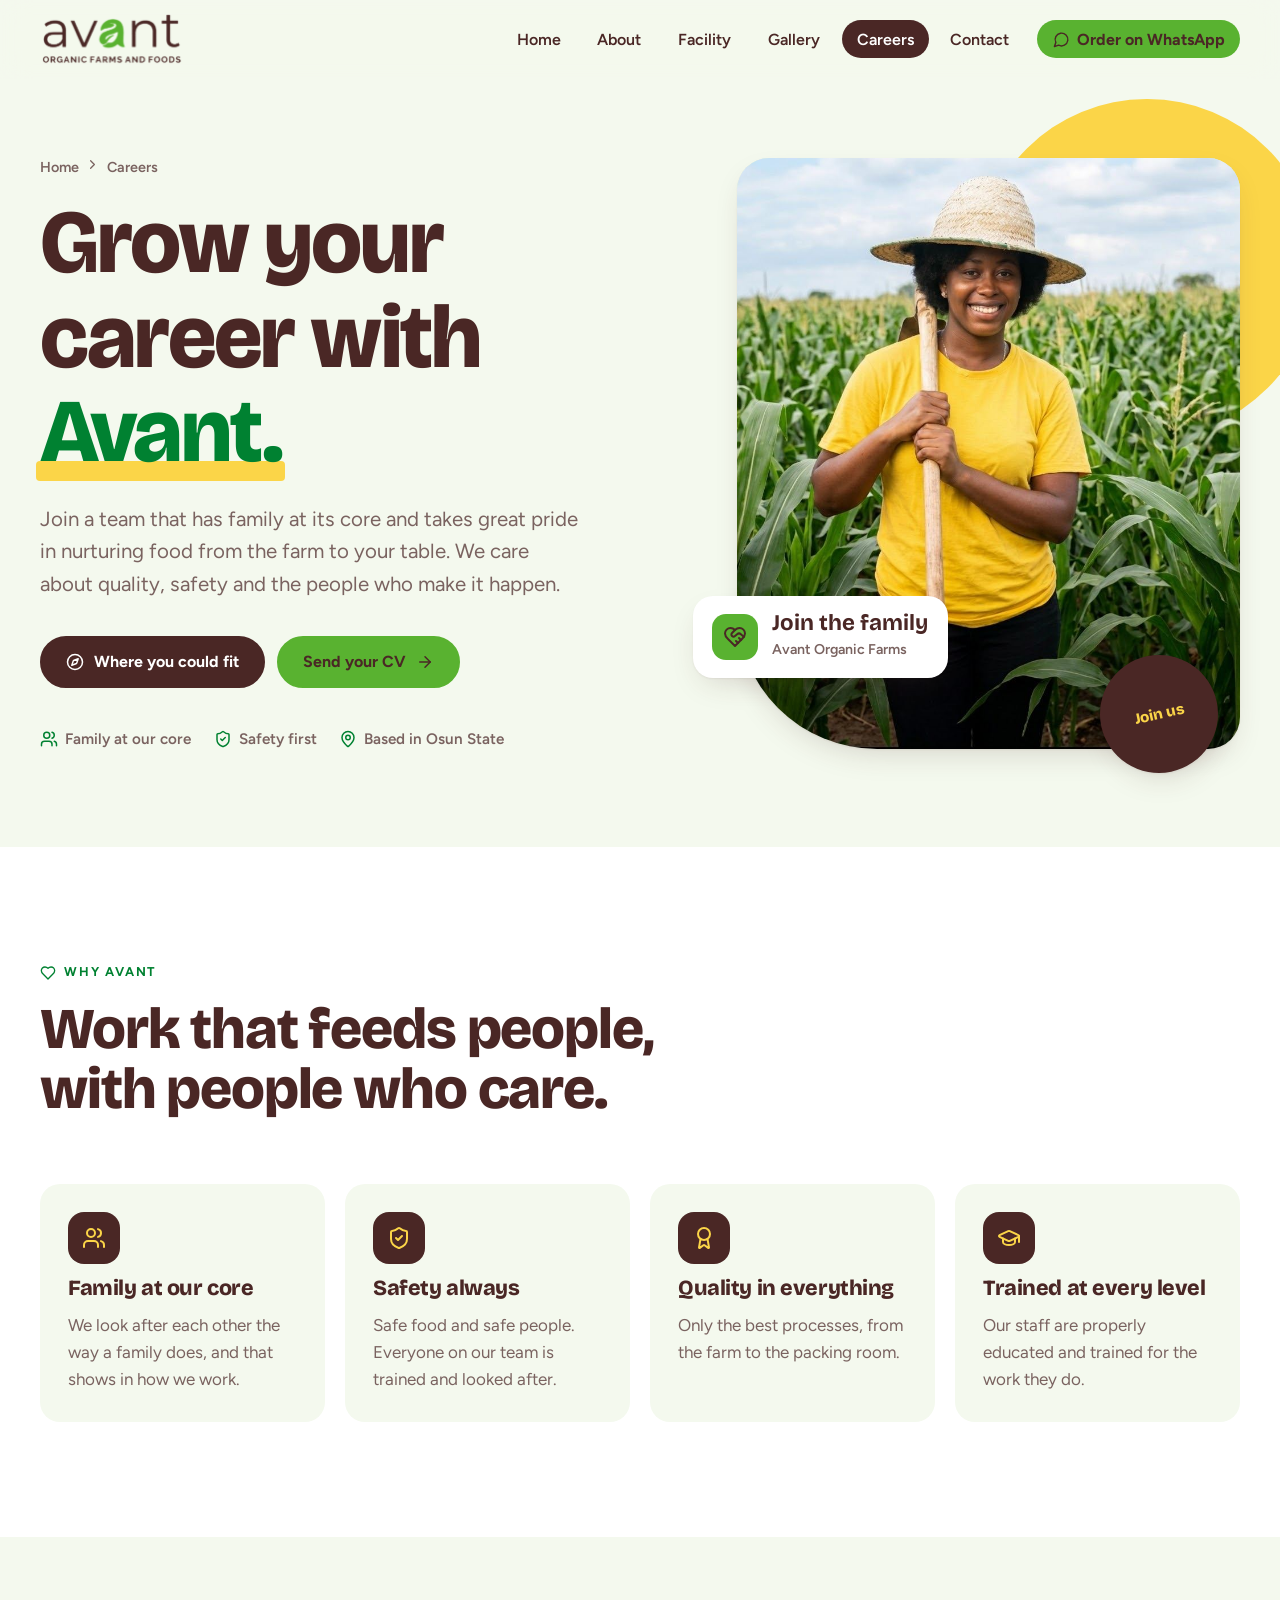
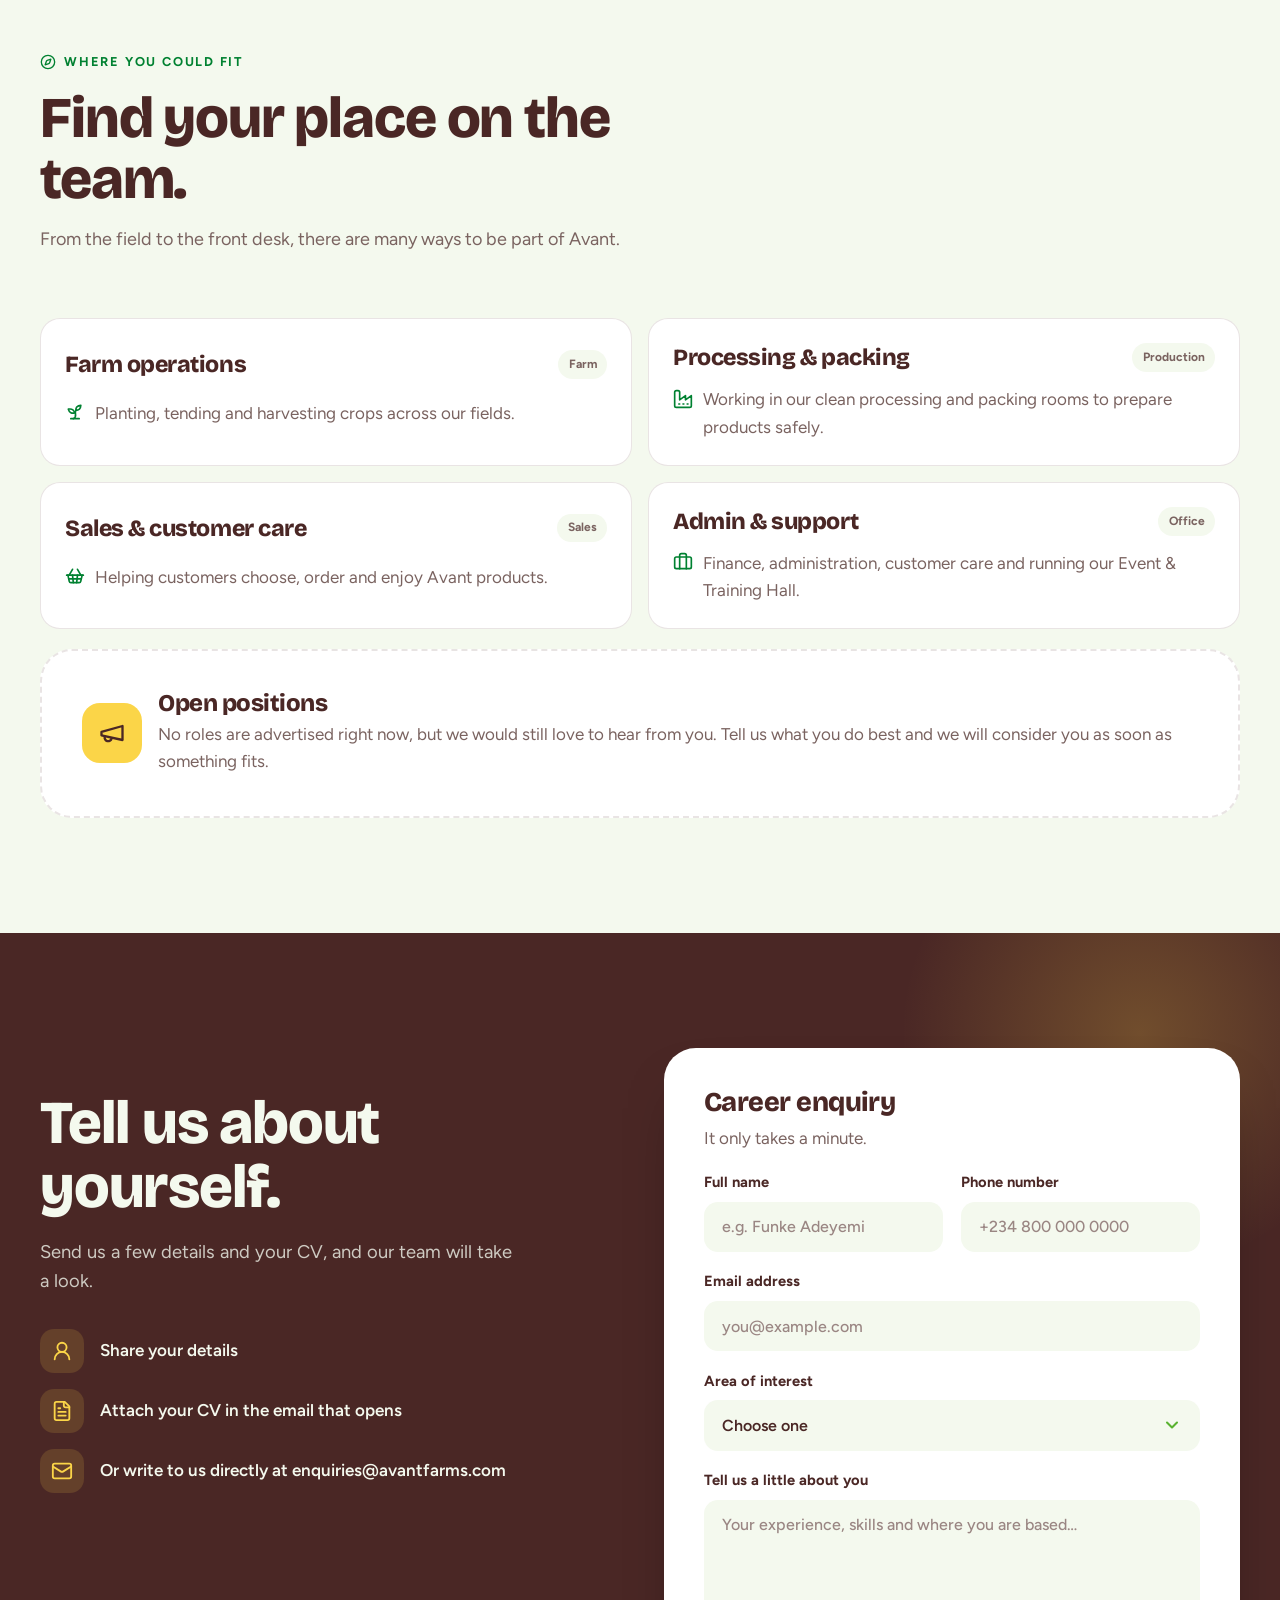
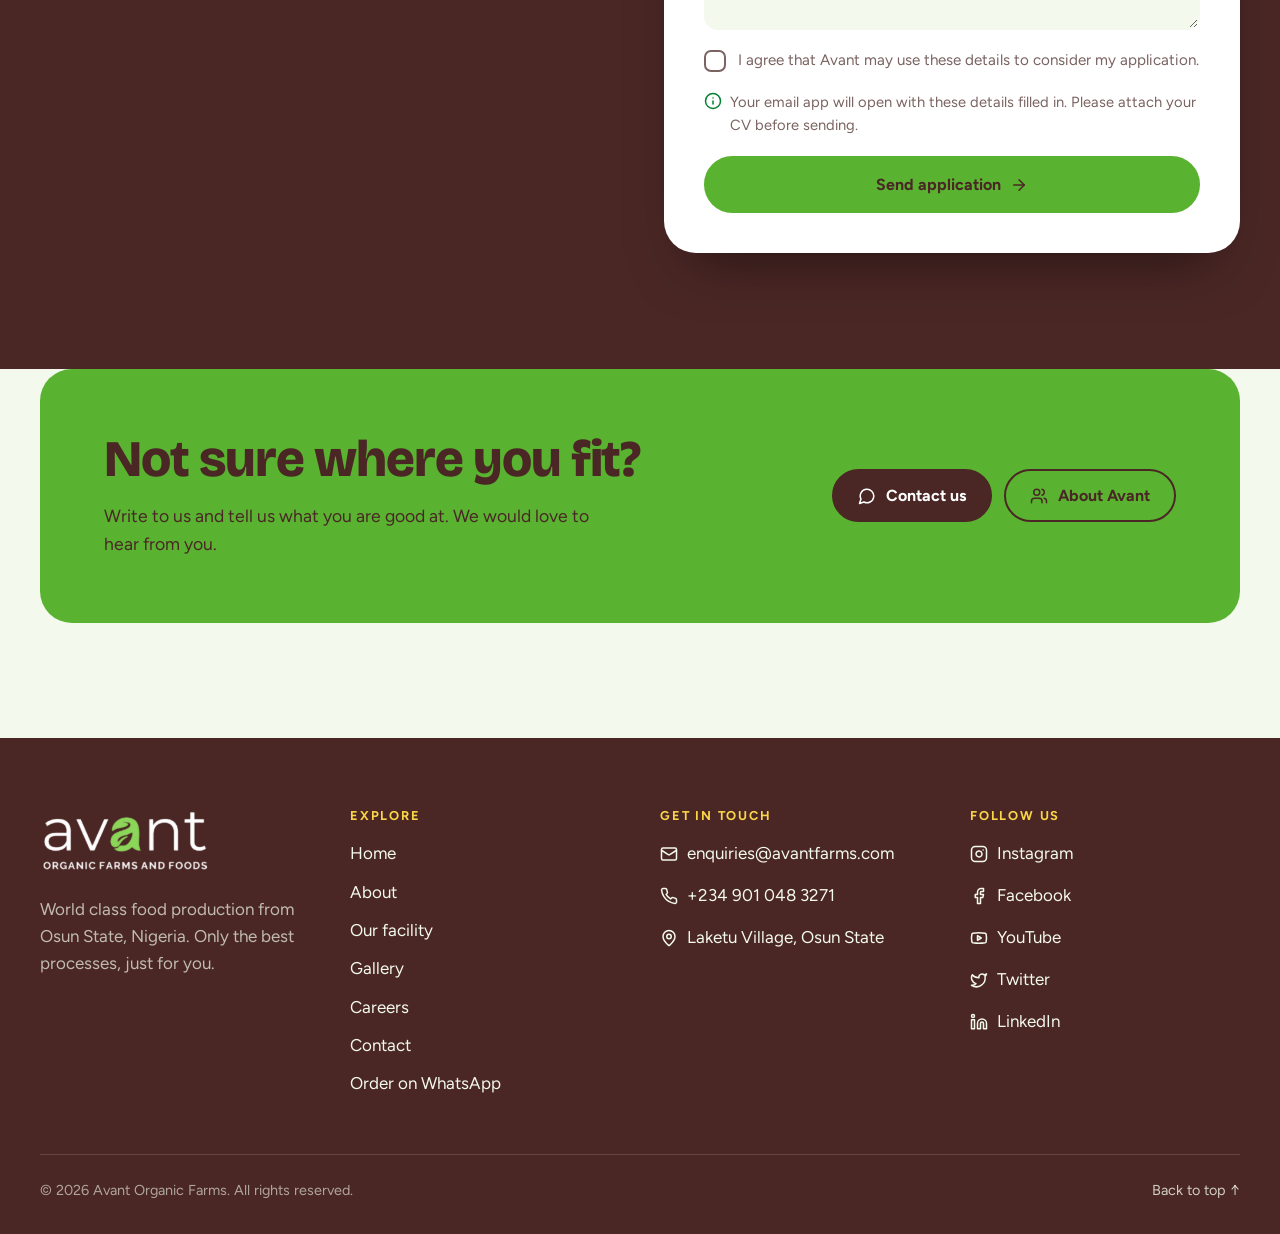
<file: careers.html>
<!DOCTYPE html>
<html lang="en">


<head>
<meta charset="UTF-8">
<meta name="viewport" content="width=device-width, initial-scale=1">
<title>Careers | Avant Organic Farms and Foods</title>
<meta name="description" content="Build a career at Avant Organic Farms and Foods in Osun State, Nigeria. Farm operations, processing and packing, sales and customer care, and admin roles.">
<meta name="theme-color" content="#4a2725">
<meta name="color-scheme" content="light">
<link rel="icon" type="image/png" href="m/avant-mark.png">
<link rel="preconnect" href="https://fonts.googleapis.com/">
<link rel="preconnect" href="https://fonts.gstatic.com/" crossorigin>
<link href="https://fonts.googleapis.com/css2?family=Bricolage+Grotesque:opsz,wght@12..96,500;12..96,700;12..96,800&amp;family=Figtree:wght@400;500;600;700&amp;display=swap" rel="stylesheet">
<script src="assets/lucide.min.js"></script>
<script>document.documentElement.classList.add('js');</script>
<style>
:root{
  --ink:#4a2725; --ink-2:#3d1f1e; --slate:#7a6360;
  --orange:#59b230; --coral:#008131; --sun:#fbd548;
  --cream:#f4f9ee; --cream-2:#e4f0d9; --paper:#ffffff;
  --line:rgba(74,39,37,.12);
  --display:"Bricolage Grotesque", system-ui, sans-serif;
  --body:"Figtree", system-ui, sans-serif;
  --r-sm:12px; --r-md:20px; --r-lg:32px;
  --shadow:0 1px 2px rgba(74,39,37,.06), 0 12px 32px -12px rgba(74,39,37,.22);
  --ease:cubic-bezier(.22,1,.36,1);
  color-scheme:light;
}
*,*::before,*::after{box-sizing:border-box}
html{scroll-behavior:smooth;-webkit-text-size-adjust:100%}
body{margin:0;font-family:var(--body);font-size:1.0625rem;line-height:1.6;color:var(--ink);background:var(--cream);-webkit-font-smoothing:antialiased}
img{max-width:100%;display:block}
a{color:inherit}
h1,h2,h3{font-family:var(--display);line-height:1.05;letter-spacing:-.02em;margin:0;font-weight:800}
p{margin:0}
:focus-visible{outline:3px solid var(--orange);outline-offset:3px;border-radius:6px}
.skip{position:absolute;left:1rem;top:-4rem;background:var(--ink);color:#fff;padding:.7rem 1rem;border-radius:10px;z-index:200;text-decoration:none;font-weight:600;transition:top .2s}
.skip:focus{top:1rem}
.wrap{width:min(1200px,100% - 2.5rem);margin-inline:auto}
.eyebrow{display:inline-flex;align-items:center;gap:.5rem;font-weight:700;font-size:.8rem;letter-spacing:.14em;text-transform:uppercase;color:var(--coral)}
.eyebrow svg{width:16px;height:16px}
section{padding-block:clamp(4.5rem,9vw,8rem)}
.section-head{display:grid;gap:1rem;max-width:44rem;margin-bottom:clamp(2.5rem,5vw,4rem)}
.section-head h2{font-size:clamp(2.2rem,5vw,3.6rem)}
.section-head p{color:var(--slate);font-size:1.125rem}

/* Buttons */
.btn{--bg:var(--ink);--fg:#fff;display:inline-flex;align-items:center;gap:.6rem;padding:.95rem 1.5rem;border-radius:999px;background:var(--bg);color:var(--fg);font:700 1rem/1 var(--body);text-decoration:none;border:2px solid var(--bg);cursor:pointer;transition:transform .25s var(--ease),box-shadow .25s var(--ease),background-color .2s}
.btn svg{width:18px;height:18px;transition:transform .25s var(--ease)}
.btn:hover{transform:translateY(-2px);box-shadow:0 10px 24px -10px rgba(74,39,37,.55)}
.btn:hover svg{transform:translateX(3px)}
.btn:active{transform:translateY(0) scale(.97);box-shadow:none}
.btn--orange{--bg:var(--orange);--fg:var(--ink)}
.btn--ghost{background:transparent;color:var(--ink)}
.btn--ghost:hover{background:var(--ink);color:#fff}

/* Hero */
.hero{padding-block:clamp(2.5rem,6vw,5rem) clamp(4rem,8vw,6rem);position:relative;overflow:hidden}
.hero__grid{display:grid;gap:3rem;align-items:center}
@media (min-width:960px){.hero__grid{grid-template-columns:1.05fr .95fr}}
.hero h1{font-size:clamp(2.75rem,7vw,5.6rem);margin-block:1.1rem 1.5rem}
.hero h1 .hl{position:relative;white-space:nowrap;color:var(--coral)}
.hero h1 .hl::after{content:"";position:absolute;left:-.04em;right:-.04em;bottom:.04em;height:.22em;background:var(--sun);z-index:-1;border-radius:4px;transform-origin:left;animation:swipe 1s .5s var(--ease) both}
@keyframes swipe{from{transform:scaleX(0)}to{transform:scaleX(1)}}
.hero__lead{font-size:clamp(1.1rem,1.6vw,1.3rem);color:var(--slate);max-width:34rem}
.hero__ctas{display:flex;flex-wrap:wrap;gap:.8rem;margin-top:2.2rem}
.hero__trust{display:flex;flex-wrap:wrap;gap:1.4rem;margin-top:2.4rem;color:var(--slate);font-weight:600;font-size:.95rem}
.hero__trust span{display:inline-flex;align-items:center;gap:.45rem}
.hero__trust svg{width:18px;height:18px;color:var(--coral)}
.hero__media{position:relative;aspect-ratio:5/5.4}
.hero__photo{position:absolute;inset:0 0 0 8%;border-radius:var(--r-lg) var(--r-lg) var(--r-lg) 140px;overflow:hidden;box-shadow:var(--shadow);background:var(--cream-2)}
.hero__photo img{width:100%;height:100%;object-fit:cover}
.hero__blob{position:absolute;width:62%;aspect-ratio:1;border-radius:50%;background:var(--sun);right:-14%;top:-10%;z-index:-1}
.hero__badge{position:absolute;left:0;bottom:12%;background:var(--paper);border-radius:var(--r-md);padding:1rem 1.2rem;display:flex;gap:.9rem;align-items:center;box-shadow:var(--shadow);animation:bob 5s ease-in-out infinite}
.hero__badge .ic{width:46px;height:46px;border-radius:14px;background:var(--orange);display:grid;place-items:center;color:var(--ink)}
.hero__badge strong{display:block;font-family:var(--display);font-size:1.4rem;line-height:1}
.hero__badge small{color:var(--slate);font-weight:600}
.hero__sticker{position:absolute;right:4%;bottom:-4%;width:118px;aspect-ratio:1;border-radius:50%;background:var(--ink);color:var(--sun);display:grid;place-items:center;text-align:center;font:800 .95rem/1.1 var(--display);transform:rotate(-12deg);box-shadow:var(--shadow);padding:1rem}
@keyframes bob{50%{transform:translateY(-10px)}}

/* Marquee */
.marquee{background:var(--ink);color:var(--cream);padding-block:1.1rem;overflow:hidden}
.marquee__track{display:flex;gap:2.5rem;width:max-content;animation:marquee 32s linear infinite}
.marquee span{display:inline-flex;align-items:center;gap:2.5rem;font:700 clamp(1.1rem,2vw,1.5rem)/1 var(--display);white-space:nowrap}
.marquee svg{width:22px;height:22px;color:var(--sun)}
@keyframes marquee{to{transform:translateX(-50%)}}

/* Aisles */
.aisles__grid{display:grid;gap:1.25rem;grid-template-columns:repeat(auto-fit,minmax(min(100%,250px),1fr))}
.aisle{position:relative;border-radius:var(--r-md);overflow:hidden;aspect-ratio:3/4;background:var(--cream-2);isolation:isolate;box-shadow:var(--shadow)}
.aisle img{width:100%;height:100%;object-fit:cover;transition:transform .7s var(--ease)}
.aisle::after{content:"";position:absolute;inset:0;background:linear-gradient(180deg,transparent 40%,rgba(74,39,37,.88));z-index:0}
.aisle:hover img{transform:scale(1.06)}
.aisle__body{position:absolute;inset:auto 0 0 0;padding:1.4rem;color:#fff;z-index:1}
.aisle__body .tag{display:inline-grid;place-items:center;width:42px;height:42px;border-radius:12px;background:var(--sun);color:var(--ink);margin-bottom:.9rem;transition:transform .35s var(--ease)}
.aisle:hover .tag{transform:rotate(-10deg) scale(1.08)}
.aisle__body h3{font-size:1.6rem;margin-bottom:.35rem}
.aisle__body p{font-size:.95rem;opacity:.88}

/* Story */
.story{background:var(--paper)}
.story__grid{display:grid;gap:3rem;align-items:center}
@media (min-width:900px){.story__grid{grid-template-columns:.9fr 1.1fr}}
.story__img{border-radius:var(--r-lg);overflow:hidden;aspect-ratio:4/3;box-shadow:var(--shadow);background:var(--cream-2)}
.story__img img{width:100%;height:100%;object-fit:cover}
.story h2{font-size:clamp(2.1rem,4.4vw,3.3rem);margin-block:1rem 1.2rem}
.story p{color:var(--slate);font-size:1.1rem}
.stats{display:grid;grid-template-columns:repeat(3,1fr);gap:1rem;margin-block:2.2rem}
.stat{border-top:3px solid var(--orange);padding-top:.9rem}
.stat strong{display:block;font:800 clamp(1.9rem,4vw,2.8rem)/1 var(--display)}
.stat span{color:var(--slate);font-size:.92rem;font-weight:600}
.values{display:flex;flex-wrap:wrap;gap:.5rem;margin-bottom:2rem}
.values li{list-style:none;padding:.45rem .9rem;border-radius:999px;background:var(--cream);font-weight:600;font-size:.92rem;border:1px solid var(--line)}
.values{padding:0;margin-top:0}

/* Branches */
.branches__bar{display:flex;flex-wrap:wrap;gap:1rem;justify-content:space-between;align-items:end;margin-bottom:2rem}
.field{display:grid;gap:.45rem}
.field > label,.legend{font-weight:700;font-size:.92rem}
.count{color:var(--slate);font-weight:600}
.branch-list{display:grid;gap:1rem;grid-template-columns:repeat(auto-fill,minmax(min(100%,320px),1fr));padding:0;margin:0}
.branch{list-style:none;background:var(--paper);border:1px solid var(--line);border-radius:var(--r-md);padding:1.5rem;display:grid;gap:.9rem;transition:transform .3s var(--ease),box-shadow .3s var(--ease),border-color .3s}
.branch:hover{transform:translateY(-4px);box-shadow:var(--shadow);border-color:transparent}
.branch[hidden]{display:none}
.branch__top{display:flex;align-items:center;justify-content:space-between;gap:1rem}
.branch h3{font-size:1.45rem}
.chip{font-size:.75rem;font-weight:700;padding:.3rem .65rem;border-radius:999px;background:var(--cream);color:var(--slate);white-space:nowrap}
.branch address{font-style:normal;color:var(--slate);display:flex;gap:.6rem}
.branch address svg{flex:none;width:20px;height:20px;color:var(--coral);margin-top:.15rem}
.branch a.dir{display:inline-flex;align-items:center;gap:.4rem;font-weight:700;text-decoration:none;color:var(--ink);width:fit-content;border-bottom:2px solid var(--sun);padding-bottom:2px;transition:gap .25s var(--ease)}
.branch a.dir:hover{gap:.7rem}
.branch a.dir svg{width:17px;height:17px}

/* Select (base-select with fallback) */
.select{appearance:none;-webkit-appearance:none;font:600 1rem var(--body);color:var(--ink);background:var(--paper) url("data:image/svg+xml,%3Csvg xmlns='http://www.w3.org/2000/svg' width='20' height='20' viewBox='0 0 24 24' fill='none' stroke='%2359b230' stroke-width='2.5' stroke-linecap='round' stroke-linejoin='round'%3E%3Cpath d='m6 9 6 6 6-6'/%3E%3C/svg%3E") no-repeat right 1rem center;border:2px solid var(--line);border-radius:14px;padding:.85rem 3rem .85rem 1rem;min-width:240px;cursor:pointer;transition:border-color .2s,box-shadow .2s}
.select:hover{border-color:rgba(74,39,37,.3)}
.select:focus-visible{outline:none;border-color:var(--orange);box-shadow:0 0 0 4px rgba(89,178,48,.2)}
@supports (appearance:base-select){
  .select,.select::picker(select){appearance:base-select}
  .select{background-image:none;display:flex;align-items:center;justify-content:space-between;gap:1rem;padding-right:1rem}
  .select::picker-icon{content:"";width:20px;height:20px;background:url("data:image/svg+xml,%3Csvg xmlns='http://www.w3.org/2000/svg' width='20' height='20' viewBox='0 0 24 24' fill='none' stroke='%2359b230' stroke-width='2.5' stroke-linecap='round' stroke-linejoin='round'%3E%3Cpath d='m6 9 6 6 6-6'/%3E%3C/svg%3E") center/contain no-repeat;transition:transform .3s var(--ease)}
  .select:open::picker-icon{transform:rotate(180deg)}
  .select::picker(select){border:1px solid var(--line);border-radius:16px;background:var(--paper);box-shadow:var(--shadow);padding:.4rem;margin-top:.4rem;opacity:0;transform:translateY(-6px);transition:opacity .2s,transform .25s var(--ease),overlay .25s allow-discrete,display .25s allow-discrete}
  .select:open::picker(select){opacity:1;transform:none}
  @starting-style{.select:open::picker(select){opacity:0;transform:translateY(-6px)}}
  .select option{padding:.7rem .9rem;border-radius:10px;font-weight:600;color:var(--ink);display:flex;gap:.6rem;align-items:center;cursor:pointer}
  .select option:hover,.select option:focus-visible{background:var(--cream);outline:none}
  .select option:checked{background:var(--ink);color:#fff}
  .select option::checkmark{color:var(--sun)}
}

/* Rewards */
.rewards{background:var(--ink);color:var(--cream);position:relative;overflow:hidden}
.rewards::before{content:"";position:absolute;width:520px;aspect-ratio:1;border-radius:50%;background:radial-gradient(circle,rgba(251,213,72,.22),transparent 65%);top:-160px;right:-120px}
.rewards__grid{display:grid;gap:3rem;position:relative}
@media (min-width:960px){.rewards__grid{grid-template-columns:1fr 1fr;align-items:start}}
.rewards .eyebrow{color:var(--sun)}
.rewards h2{font-size:clamp(2.3rem,5vw,3.8rem);margin-block:1rem 1.2rem}
.rewards__lead{color:rgba(244,249,238,.78);font-size:1.15rem;max-width:30rem}
.perks{display:grid;gap:1rem;margin:2rem 0;padding:0}
.perks li{list-style:none;display:flex;gap:1rem;align-items:center;font-weight:600}
.perks .ic{flex:none;width:44px;height:44px;border-radius:14px;background:rgba(251,213,72,.14);color:var(--sun);display:grid;place-items:center}
.perks svg{width:22px;height:22px}
.card-visual{display:flex;align-items:center;gap:1rem;background:linear-gradient(135deg,var(--orange),#8bd35f);color:var(--ink);border-radius:var(--r-md);padding:1.2rem 1.4rem;max-width:360px;transform:rotate(-3deg);box-shadow:0 20px 40px -18px rgba(0,0,0,.6);transition:transform .5s var(--ease)}
.card-visual:hover{transform:rotate(0) scale(1.02)}
.card-visual img{width:58px;height:58px;background:#fff;border-radius:14px;padding:6px}
.card-visual strong{font:800 1.25rem/1.1 var(--display);display:block}
.card-visual small{font-weight:600}
.form{background:var(--paper);color:var(--ink);border-radius:var(--r-lg);padding:clamp(1.5rem,4vw,2.5rem);display:grid;gap:1.15rem;box-shadow:0 30px 60px -30px rgba(0,0,0,.6)}
.form h3{font-size:1.7rem}
.form .sub{color:var(--slate);margin-top:-.6rem}
.form .row{display:grid;gap:1.15rem}
@media (min-width:560px){.form .row{grid-template-columns:1fr 1fr}}
.input{font:500 1rem var(--body);color:var(--ink);background:var(--cream);border:2px solid transparent;border-radius:14px;padding:.85rem 1rem;width:100%;transition:border-color .2s,background-color .2s,box-shadow .2s}
.input::placeholder{color:#9a8683}
.input:hover{border-color:var(--line)}
.input:focus-visible{outline:none;background:#fff;border-color:var(--orange);box-shadow:0 0 0 4px rgba(89,178,48,.2)}
.form .select{width:100%;min-width:0;background-color:var(--cream);border-color:transparent}
fieldset{border:0;padding:0;margin:0;display:grid;gap:.6rem}
.choices{display:flex;flex-wrap:wrap;gap:.6rem}
.choice{display:inline-flex;align-items:center;gap:.6rem;padding:.6rem 1rem;border-radius:999px;background:var(--cream);cursor:pointer;font-weight:600;font-size:.95rem;border:2px solid transparent;transition:border-color .2s,background-color .2s}
.choice:has(input:checked){border-color:var(--ink);background:#fff}
.choice input[type=radio]{appearance:none;width:20px;height:20px;border-radius:50%;border:2px solid var(--slate);margin:0;display:grid;place-items:center;transition:border-color .2s;cursor:pointer}
.choice input[type=radio]::before{content:"";width:10px;height:10px;border-radius:50%;background:var(--orange);transform:scale(0);transition:transform .25s var(--ease)}
.choice input[type=radio]:checked{border-color:var(--ink)}
.choice input[type=radio]:checked::before{transform:scale(1)}
.check{display:flex;gap:.75rem;align-items:flex-start;font-size:.95rem;color:var(--slate);cursor:pointer}
.check input{appearance:none;flex:none;width:22px;height:22px;border-radius:7px;border:2px solid var(--slate);margin:.1rem 0 0;display:grid;place-items:center;cursor:pointer;transition:background-color .2s,border-color .2s}
.check input::before{content:"";width:11px;height:6px;border-left:2.5px solid var(--ink);border-bottom:2.5px solid var(--ink);transform:rotate(-45deg) translate(1px,-1px) scale(0);transition:transform .25s var(--ease)}
.check input:checked{background:var(--sun);border-color:var(--sun)}
.check input:checked::before{transform:rotate(-45deg) translate(1px,-1px) scale(1)}
.choice input:focus-visible,.check input:focus-visible{outline:3px solid var(--orange);outline-offset:2px}
.form .btn{justify-content:center;width:100%;padding-block:1.1rem}

/* FAQ */
.faq__grid{display:grid;gap:3rem}
@media (min-width:900px){.faq__grid{grid-template-columns:.8fr 1.2fr}}
.acc{border-top:1px solid var(--line)}
.acc__item{border-bottom:1px solid var(--line)}
.acc__btn{width:100%;display:flex;justify-content:space-between;align-items:center;gap:1rem;background:none;border:0;padding:1.4rem 0;font:700 clamp(1.1rem,2vw,1.3rem)/1.3 var(--display);color:var(--ink);text-align:left;cursor:pointer}
.acc__btn .pm{flex:none;width:38px;height:38px;border-radius:50%;background:var(--paper);border:1px solid var(--line);display:grid;place-items:center;transition:transform .35s var(--ease),background-color .2s}
.acc__btn:hover .pm{background:var(--sun);border-color:var(--sun)}
.acc__btn[aria-expanded=true] .pm{transform:rotate(45deg);background:var(--ink);color:#fff;border-color:var(--ink)}
.acc__btn .pm svg{width:18px;height:18px}
.acc__panel{display:grid;grid-template-rows:1fr;transition:grid-template-rows .4s var(--ease)}
.acc__panel > div{overflow:hidden}
.acc__panel p{color:var(--slate);padding-bottom:1.4rem;max-width:40rem}
.js .acc__panel{grid-template-rows:0fr}
.js .acc__panel.open{grid-template-rows:1fr}

/* Social / CTA */
.cta{padding-top:0}
.cta__box{background:var(--orange);border-radius:var(--r-lg);padding:clamp(2rem,5vw,4rem);display:grid;gap:2rem;align-items:center;position:relative;overflow:hidden}
@media (min-width:860px){.cta__box{grid-template-columns:1.3fr 1fr}}
.cta__box h2{font-size:clamp(2rem,4.4vw,3.2rem)}
.cta__box p{margin-top:1rem;font-size:1.1rem;max-width:32rem}
.socials{display:flex;flex-wrap:wrap;gap:.8rem}
@media (min-width:860px){.socials{justify-content:flex-end}}

/* ---------- About page ---------- */
.crumbs{display:flex;align-items:center;gap:.4rem;font-size:.9rem;font-weight:600;color:var(--slate);margin:0;padding:0;list-style:none}
.crumbs a{text-decoration:none}
.crumbs a:hover{color:var(--coral)}
.crumbs svg{width:15px;height:15px}

/* Timeline */
.journey{background:var(--paper)}
.journey__grid{display:grid;gap:3rem}
@media (min-width:960px){.journey__grid{grid-template-columns:.85fr 1.15fr;align-items:start}.journey__grid .section-head{position:sticky;top:110px}}
.timeline{list-style:none;margin:0;padding:0;position:relative;display:grid;gap:1.25rem}
.timeline::before{content:"";position:absolute;left:23px;top:24px;bottom:24px;width:2px;background:repeating-linear-gradient(to bottom,var(--line) 0 8px,transparent 8px 14px)}
.tl{position:relative;display:grid;grid-template-columns:48px 1fr;gap:1.2rem}
.tl__dot{width:48px;height:48px;border-radius:50%;background:var(--cream);border:2px solid var(--line);display:grid;place-items:center;color:var(--ink);position:relative;z-index:1;transition:background-color .3s,border-color .3s,transform .4s var(--ease)}
.tl__dot svg{width:20px;height:20px}
.tl:hover .tl__dot{background:var(--sun);border-color:var(--sun);transform:scale(1.08)}
.tl:last-child .tl__dot{background:var(--orange);border-color:var(--orange)}
.tl__card{background:var(--cream);border-radius:var(--r-md);padding:1.4rem 1.5rem}
.tl__when{font-weight:700;font-size:.8rem;letter-spacing:.12em;text-transform:uppercase;color:var(--coral)}
.tl__card h3{font-size:1.45rem;margin:.35rem 0 .5rem}
.tl__card p{color:var(--slate)}

/* Founders */
.founders__grid{display:grid;gap:1.25rem;grid-template-columns:repeat(auto-fit,minmax(min(100%,300px),1fr))}
.founder{background:var(--paper);border-radius:var(--r-lg);padding:2rem;display:grid;gap:1.2rem;border:1px solid var(--line);transition:transform .35s var(--ease),box-shadow .35s var(--ease)}
.founder:hover{transform:translateY(-4px);box-shadow:var(--shadow)}
.monogram{width:84px;height:84px;border-radius:26px;display:grid;place-items:center;font:800 2rem/1 var(--display);color:var(--ink);background:var(--sun);transform:rotate(-4deg);transition:transform .4s var(--ease)}
.founder:hover .monogram{transform:rotate(0) scale(1.05)}
.founder:nth-child(2) .monogram{background:var(--orange)}
.founder h3{font-size:1.75rem}
.founder .role{color:var(--coral);font-weight:700;font-size:.92rem;margin-top:.3rem}
.founder p{color:var(--slate)}
.founders__note{background:var(--ink);color:var(--cream);border-radius:var(--r-lg);padding:2rem;display:grid;gap:1rem;align-content:center}
.founders__note svg{width:34px;height:34px;color:var(--sun)}
.founders__note p{font:700 clamp(1.25rem,2.2vw,1.55rem)/1.3 var(--display)}

/* Mission & Vision */
.mv__grid{display:grid;gap:1.25rem}
@media (min-width:900px){.mv__grid{grid-template-columns:1fr 1fr}}
.mv{border-radius:var(--r-lg);padding:clamp(2rem,4vw,3rem);position:relative;overflow:hidden;display:grid;gap:1.1rem;align-content:start}
.mv--mission{background:var(--orange);color:var(--ink)}
.mv--vision{background:var(--ink);color:var(--cream)}
.mv__icon{width:60px;height:60px;border-radius:18px;display:grid;place-items:center;background:rgba(255,255,255,.25)}
.mv--vision .mv__icon{background:rgba(251,213,72,.15);color:var(--sun)}
.mv__icon svg{width:28px;height:28px}
.mv h3{font-size:clamp(2rem,4vw,2.8rem)}
.mv p{font-size:1.12rem;line-height:1.65}
.mv--vision p{color:rgba(244,249,238,.82)}
.mv::after{content:"";position:absolute;width:260px;aspect-ratio:1;border-radius:50%;right:-90px;bottom:-110px;border:44px solid rgba(255,255,255,.12)}
.mv--vision::after{border-color:rgba(251,213,72,.1)}

/* Values */
.values-sec__grid{display:grid;gap:3rem;align-items:start}
@media (min-width:960px){.values-sec__grid{grid-template-columns:.9fr 1.1fr}}
.values-sec__img{border-radius:var(--r-lg);overflow:hidden;aspect-ratio:1;box-shadow:var(--shadow);background:var(--cream-2)}
.values-sec__img img{width:100%;height:100%;object-fit:cover}
.acc__btn .vlead{display:flex;align-items:center;gap:.9rem}
.acc__btn .vic{flex:none;width:42px;height:42px;border-radius:12px;background:var(--cream-2);display:grid;place-items:center;color:var(--coral);transition:background-color .2s}
.acc__btn[aria-expanded=true] .vic{background:var(--sun);color:var(--ink)}
.acc__btn .vic svg{width:20px;height:20px}

/* Promise */
.promise{background:var(--paper)}
.promise__grid{display:grid;gap:1.25rem;grid-template-columns:repeat(auto-fit,minmax(min(100%,240px),1fr))}
.pcard{background:var(--cream);border-radius:var(--r-md);padding:1.75rem;display:grid;gap:.8rem;align-content:start;transition:transform .35s var(--ease),background-color .3s}
.pcard:hover{transform:translateY(-4px);background:var(--cream-2)}
.pcard .ic{width:52px;height:52px;border-radius:16px;background:var(--ink);color:var(--sun);display:grid;place-items:center;transition:transform .4s var(--ease)}
.pcard:hover .ic{transform:rotate(-8deg)}
.pcard .ic svg{width:24px;height:24px}
.pcard h3{font-size:1.35rem}
.pcard p{color:var(--slate)}

/* Branch chips */
.where__list{display:flex;flex-wrap:wrap;gap:.7rem;list-style:none;margin:0;padding:0}
.where__list a{display:inline-flex;align-items:center;gap:.5rem;padding:.8rem 1.2rem;border-radius:999px;background:var(--paper);border:1px solid var(--line);text-decoration:none;font-weight:700;transition:background-color .2s,color .2s,transform .25s var(--ease),border-color .2s}
.where__list a svg{width:17px;height:17px;color:var(--coral);transition:color .2s}
.where__list a:hover{background:var(--ink);color:#fff;border-color:var(--ink);transform:translateY(-2px)}
.where__list a:hover svg{color:var(--sun)}
.where{padding-top:clamp(3rem,6vw,5rem)}

/* Reveal */
.js .reveal{opacity:0;transform:translateY(28px);transition:opacity .8s var(--ease),transform .8s var(--ease);transition-delay:var(--d,0s)}
.js .reveal.in{opacity:1;transform:none}

@media (prefers-reduced-motion:reduce){
  *,*::before,*::after{animation-duration:.01ms!important;animation-iteration-count:1!important;transition-duration:.01ms!important;scroll-behavior:auto!important}
  .js .reveal{opacity:1;transform:none}
  .marquee__track{animation:none}
}
</style>
<link rel="stylesheet" href="assets/extras.css">
</head>
<body>
<a class="skip" href="#main">Skip to content</a>

<!-- hh:shared header aria-current="page" -->
<link href="https://fonts.googleapis.com/css2?family=Bricolage+Grotesque:opsz,wght@12..96,500;12..96,700;12..96,800&amp;family=Figtree:wght@400;500;600;700&amp;display=swap" rel="stylesheet">
<style data-hh-shared-styles="header" data-hh-shared-source="/">
:where(#top) {
  --ink:#4a2725; --ink-2:#3d1f1e; --slate:#7a6360;
  --orange:#59b230; --coral:#008131; --sun:#fbd548;
  --cream:#f4f9ee; --cream-2:#e4f0d9; --paper:#ffffff;
  --line:rgba(74,39,37,.12);
  --display:"Bricolage Grotesque", system-ui, sans-serif;
  --body:"Figtree", system-ui, sans-serif;
  --r-sm:12px; --r-md:20px; --r-lg:32px;
  --shadow:0 1px 2px rgba(74,39,37,.06), 0 12px 32px -12px rgba(74,39,37,.22);
  --ease:cubic-bezier(.22,1,.36,1);}

:where(#top) {font-family:var(--body, "Figtree", system-ui, sans-serif);font-size:1.0625rem;line-height:1.6;color:var(--ink, #4a2725);}

:is(:root):where(#top, #top *) {
  --ink:#4a2725; --ink-2:#3d1f1e; --slate:#7a6360;
  --orange:#59b230; --coral:#008131; --sun:#fbd548;
  --cream:#f4f9ee; --cream-2:#e4f0d9; --paper:#ffffff;
  --line:rgba(74,39,37,.12);
  --display:"Bricolage Grotesque", system-ui, sans-serif;
  --body:"Figtree", system-ui, sans-serif;
  --r-sm:12px; --r-md:20px; --r-lg:32px;
  --shadow:0 1px 2px rgba(74,39,37,.06), 0 12px 32px -12px rgba(74,39,37,.22);
  --ease:cubic-bezier(.22,1,.36,1);
  color-scheme:light;
}

:is(*):where(#top, #top *), :is(*):where(#top, #top *)::before, :is(*):where(#top, #top *)::after {box-sizing:border-box}

:is(img):where(#top, #top *) {max-width:100%;display:block}

:is(a):where(#top, #top *) {color:inherit}

:is(:focus-visible):where(#top, #top *) {outline:3px solid var(--orange, #59b230);outline-offset:3px;border-radius:6px}

:is(.eyebrow svg):where(#top, #top *) {width:16px;height:16px}

:is(.btn svg):where(#top, #top *) {width:18px;height:18px;transition:transform .25s var(--ease, cubic-bezier(.22,1,.36,1))}

:is(.btn:hover svg):where(#top, #top *) {transform:translateX(3px)}

:is(.hero__trust span):where(#top, #top *) {display:inline-flex;align-items:center;gap:.45rem}

:is(.hero__trust svg):where(#top, #top *) {width:18px;height:18px;color:var(--coral)}

:is(.hero__photo img):where(#top, #top *) {width:100%;height:100%;object-fit:cover}

:is(.marquee span):where(#top, #top *) {display:inline-flex;align-items:center;gap:2.5rem;font:700 clamp(1.1rem,2vw,1.5rem)/1 var(--display, "Bricolage Grotesque", system-ui, sans-serif);white-space:nowrap}

:is(.marquee svg):where(#top, #top *) {width:22px;height:22px;color:var(--sun, #fbd548)}

:is(.aisle img):where(#top, #top *) {width:100%;height:100%;object-fit:cover;transition:transform .7s var(--ease, cubic-bezier(.22,1,.36,1))}

:is(.aisle:hover img):where(#top, #top *) {transform:scale(1.06)}

:is(.story__img img):where(#top, #top *) {width:100%;height:100%;object-fit:cover}

:is(.stat span):where(#top, #top *) {color:var(--slate, #7a6360);font-size:.92rem;font-weight:600}

:is(.values li):where(#top, #top *) {list-style:none;padding:.45rem .9rem;border-radius:999px;background:var(--cream, #f4f9ee);font-weight:600;font-size:.92rem;border:1px solid var(--line, rgba(74,39,37,.12))}

:is(.branch address svg):where(#top, #top *) {flex:none;width:20px;height:20px;color:var(--coral);margin-top:.15rem}

:is(.branch a.dir svg):where(#top, #top *) {width:17px;height:17px}

:is(.perks li):where(#top, #top *) {list-style:none;display:flex;gap:1rem;align-items:center;font-weight:600}

:is(.perks svg):where(#top, #top *) {width:22px;height:22px}

:is(.card-visual img):where(#top, #top *) {width:58px;height:58px;background:#fff;border-radius:14px;padding:6px}

:is(.acc__btn .pm svg):where(#top, #top *) {width:18px;height:18px}

:is(.acc__panel > div):where(#top, #top *) {overflow:hidden}

@media (prefers-reduced-motion:reduce) {
  :is(*):where(#top, #top *), :is(*):where(#top, #top *)::before, :is(*):where(#top, #top *)::after {animation-duration:.01ms!important;animation-iteration-count:1!important;transition-duration:.01ms!important;scroll-behavior:auto!important}
}

:is(.hh-footer__brand img):where(#top, #top *) {height:46px;width:auto;background:#f4f9ee;border-radius:12px;padding:6px 10px}

:is(.hh-footer ul):where(#top, #top *) {list-style:none;margin:0;padding:0;display:grid;gap:.7rem}

:is(.hh-footer a):where(#top, #top *) {color:#f4f9ee;text-decoration:none;display:inline-flex;align-items:center;gap:.55rem;transition:color .2s,transform .25s cubic-bezier(.22,1,.36,1)}

:is(.hh-footer a:hover):where(#top, #top *) {color:var(--sun,#fbd548);transform:translateX(3px)}

:is(.hh-footer svg):where(#top, #top *) {width:18px;height:18px;flex:none}

:is(.hh-footer__base a):where(#top, #top *) {color:rgba(244,249,238,.8)}

@media (prefers-reduced-motion:reduce) {
  :is(.hh-footer a):where(#top, #top *) {transition:none}
}
</style><header class="hh-header" id="top">
  <style>
    .hh-header{position:sticky;top:0;z-index:100;background:rgba(244,249,238,.86);backdrop-filter:saturate(1.4) blur(14px);-webkit-backdrop-filter:saturate(1.4) blur(14px);border-bottom:1px solid transparent;transition:border-color .3s,box-shadow .3s}
    .hh-header.scrolled{border-color:rgba(74,39,37,.1);box-shadow:0 8px 24px -18px rgba(74,39,37,.5)}
    .hh-nav{width:min(1200px,100% - 2.5rem);margin-inline:auto;display:flex;align-items:center;justify-content:space-between;gap:1rem;height:78px}
    .hh-logo img{height:52px;width:auto}
    .hh-links{display:flex;align-items:center;gap:.4rem;list-style:none;margin:0;padding:0}
    .hh-links a{position:relative;display:block;padding:.6rem .95rem;border-radius:999px;font:600 1rem "Figtree",system-ui,sans-serif;color:var(--ink,#4a2725);text-decoration:none;transition:background-color .2s}
    .hh-links a:hover{background:rgba(74,39,37,.07)}
    .hh-links a[aria-current=page]{background:var(--ink,#4a2725);color:#fff}
    .hh-links .hh-cta{background:var(--orange,#59b230);color:var(--ink,#4a2725);font-weight:700;margin-left:.4rem;display:inline-flex;align-items:center;gap:.45rem;transition:transform .25s cubic-bezier(.22,1,.36,1)}
    .hh-links .hh-cta:hover{background:var(--orange,#59b230);transform:translateY(-2px)}
    .hh-links .hh-cta svg{width:17px;height:17px}
    .hh-toggle{display:none;width:48px;height:48px;border-radius:14px;border:1px solid rgba(74,39,37,.15);background:#fff;cursor:pointer;place-items:center;color:var(--ink,#4a2725)}
    .hh-toggle span{display:block;width:20px;height:2px;background:currentColor;border-radius:2px;position:relative;transition:background-color .2s}
    .hh-toggle span::before,.hh-toggle span::after{content:"";position:absolute;left:0;width:20px;height:2px;background:currentColor;border-radius:2px;transition:transform .35s cubic-bezier(.22,1,.36,1)}
    .hh-toggle span::before{top:-6px}.hh-toggle span::after{top:6px}
    .hh-toggle[aria-expanded=true] span{background:transparent}
    .hh-toggle[aria-expanded=true] span::before{transform:translateY(6px) rotate(45deg)}
    .hh-toggle[aria-expanded=true] span::after{transform:translateY(-6px) rotate(-45deg)}
    @media (max-width:1020px){
      .hh-toggle{display:grid}
      .hh-menu{position:absolute;left:0;right:0;top:100%;background:var(--cream,#f4f9ee);border-bottom:1px solid rgba(74,39,37,.1);display:grid;grid-template-rows:0fr;transition:grid-template-rows .45s cubic-bezier(.22,1,.36,1)}
      .hh-menu > div{overflow:hidden}
      .hh-menu.open{grid-template-rows:1fr}
      .hh-links{flex-direction:column;align-items:stretch;padding:1rem 1.25rem 1.5rem;gap:.3rem}
      .hh-links a{padding:1rem 1.1rem;font-size:1.15rem;border-radius:14px}
      .hh-links .hh-cta{margin:.5rem 0 0;justify-content:center}
      .hh-menu li{opacity:0;transform:translateY(-8px);transition:opacity .3s,transform .4s cubic-bezier(.22,1,.36,1)}
      .hh-menu.open li{opacity:1;transform:none}
      .hh-menu.open li:nth-child(2){transition-delay:.05s}.hh-menu.open li:nth-child(3){transition-delay:.1s}.hh-menu.open li:nth-child(4){transition-delay:.15s}.hh-menu.open li:nth-child(5){transition-delay:.2s}.hh-menu.open li:nth-child(6){transition-delay:.25s}.hh-menu.open li:nth-child(7){transition-delay:.3s}
      html:not(.js) .hh-menu{position:static;grid-template-rows:1fr}
      html:not(.js) .hh-menu li{opacity:1;transform:none}
      html:not(.js) .hh-toggle{display:none}
      html:not(.js) .hh-nav{height:auto;flex-wrap:wrap;padding-block:.8rem}
    }
    @media (prefers-reduced-motion:reduce){
      .hh-menu,.hh-menu li,.hh-toggle span::before,.hh-toggle span::after{transition:none}
    }
  </style>
  <nav class="hh-nav" aria-label="Main">
    <a class="hh-logo" href="index.html" aria-label="Avant Organic Farms and Foods home">
      <img src="m/avant-logo.png" alt="Avant Organic Farms and Foods" width="144" height="52">
    </a>
    <button class="hh-toggle" type="button" aria-expanded="false" aria-controls="hh-menu" aria-label="Open menu"><span></span></button>
    <div class="hh-menu" id="hh-menu">
      <div>
        <ul class="hh-links">
          <li><a href="index.html">Home</a></li>
          <li><a href="about.html">About</a></li>
          <li><a href="facility.html">Facility</a></li>
          <li><a href="gallery.html">Gallery</a></li>
          <li><a href="careers.html" aria-current="page">Careers</a></li>
          <li><a href="contact.html">Contact</a></li>
          <li><a class="hh-cta" href="https://wa.link/3gsqqy" target="_blank" rel="noopener"><i data-lucide="message-circle"></i>Order on WhatsApp</a></li>
        </ul>
      </div>
    </div>
  </nav>
  <script>
    (function(){
      var header=document.currentScript.closest('.hh-header');
      var btn=header.querySelector('.hh-toggle'), menu=header.querySelector('.hh-menu');
      var page=(location.pathname.split('/').pop()||'index.html');
      header.querySelectorAll('.hh-links a:not(.hh-cta)').forEach(function(a){ if(a.getAttribute('href')===page) a.setAttribute('aria-current','page'); });
      function setOpen(o){ btn.setAttribute('aria-expanded',o); btn.setAttribute('aria-label',o?'Close menu':'Open menu'); menu.classList.toggle('open',o); }
      btn.addEventListener('click',function(){ setOpen(btn.getAttribute('aria-expanded')!=='true'); });
      menu.addEventListener('click',function(e){ if(e.target.closest('a')) setOpen(false); });
      document.addEventListener('keydown',function(e){ if(e.key==='Escape' && menu.classList.contains('open')){ setOpen(false); btn.focus(); } });
      window.addEventListener('scroll',function(){ header.classList.toggle('scrolled',scrollY>8); },{passive:true});
    })();
  </script>
</header>

<main id="main">

  <section class="hero" aria-labelledby="page-title">
    <div class="wrap hero__grid">
      <div>
        <ol class="crumbs reveal" aria-label="Breadcrumb">
          <li><a href="index.html">Home</a></li>
          <li aria-hidden="true"><i data-lucide="chevron-right"></i></li>
          <li aria-current="page">Careers</li>
        </ol>
        <h1 id="page-title" class="reveal" style="--d:.08s">Grow your career with <span class="hl">Avant.</span></h1>
        <p class="hero__lead reveal" style="--d:.16s">Join a team that has family at its core and takes great pride in nurturing food from the farm to your table. We care about quality, safety and the people who make it happen.</p>
        <div class="hero__ctas reveal" style="--d:.24s">
          <a class="btn" href="#roles"><i data-lucide="compass"></i>Where you could fit</a>
          <a class="btn btn--orange" href="#apply">Send your CV<i data-lucide="arrow-right"></i></a>
        </div>
        <div class="hero__trust reveal" style="--d:.32s">
          <span><i data-lucide="users"></i>Family at our core</span>
          <span><i data-lucide="shield-check"></i>Safety first</span>
          <span><i data-lucide="map-pin"></i>Based in Osun State</span>
        </div>
      </div>
      <div class="hero__media reveal" style="--d:.2s">
        <div class="hero__blob" aria-hidden="true"></div>
        <div class="hero__photo">
          <img src="m/avant-corn_close.jpg" alt="A smiling Avant farmer holding a hoe in a field of corn" width="600" height="760" fetchpriority="high">
        </div>
        <div class="hero__badge">
          <span class="ic"><i data-lucide="heart-handshake"></i></span>
          <div><strong>Join the family</strong><small>Avant Organic Farms</small></div>
        </div>
        <div class="hero__sticker" aria-hidden="true">Join us</div>
      </div>
    </div>
  </section>

  <!-- Why Avant -->
  <section class="promise" aria-labelledby="why-title">
    <div class="wrap">
      <div class="section-head">
        <span class="eyebrow reveal"><i data-lucide="heart"></i>Why Avant</span>
        <h2 id="why-title" class="reveal" style="--d:.08s">Work that feeds people, with people who care.</h2>
      </div>
      <div class="promise__grid">
        <article class="pcard reveal" style="--d:0.00s">
          <span class="ic"><i data-lucide="users"></i></span>
          <h3>Family at our core</h3>
          <p>We look after each other the way a family does, and that shows in how we work.</p>
        </article>
        <article class="pcard reveal" style="--d:0.08s">
          <span class="ic"><i data-lucide="shield-check"></i></span>
          <h3>Safety always</h3>
          <p>Safe food and safe people. Everyone on our team is trained and looked after.</p>
        </article>
        <article class="pcard reveal" style="--d:0.16s">
          <span class="ic"><i data-lucide="award"></i></span>
          <h3>Quality in everything</h3>
          <p>Only the best processes, from the farm to the packing room.</p>
        </article>
        <article class="pcard reveal" style="--d:0.24s">
          <span class="ic"><i data-lucide="graduation-cap"></i></span>
          <h3>Trained at every level</h3>
          <p>Our staff are properly educated and trained for the work they do.</p>
        </article>
      </div>
    </div>
  </section>

  <!-- Where you could fit -->
  <section id="roles" aria-labelledby="roles-title">
    <div class="wrap">
      <div class="section-head">
        <span class="eyebrow reveal"><i data-lucide="compass"></i>Where you could fit</span>
        <h2 id="roles-title" class="reveal" style="--d:.08s">Find your place on the team.</h2>
        <p class="reveal" style="--d:.16s">From the field to the front desk, there are many ways to be part of Avant.</p>
      </div>
      <ul class="branch-list branch-list--2">
        <li class="branch reveal" style="--d:0.00s">
          <div class="branch__top"><h3>Farm operations</h3><span class="chip">Farm</span></div>
          <address><i data-lucide="sprout"></i>Planting, tending and harvesting crops across our fields.</address>
        </li>
        <li class="branch reveal" style="--d:0.06s">
          <div class="branch__top"><h3>Processing &amp; packing</h3><span class="chip">Production</span></div>
          <address><i data-lucide="factory"></i>Working in our clean processing and packing rooms to prepare products safely.</address>
        </li>
        <li class="branch reveal" style="--d:0.12s">
          <div class="branch__top"><h3>Sales &amp; customer care</h3><span class="chip">Sales</span></div>
          <address><i data-lucide="shopping-basket"></i>Helping customers choose, order and enjoy Avant products.</address>
        </li>
        <li class="branch reveal" style="--d:0.18s">
          <div class="branch__top"><h3>Admin &amp; support</h3><span class="chip">Office</span></div>
          <address><i data-lucide="briefcase"></i>Finance, administration, customer care and running our Event &amp; Training Hall.</address>
        </li>
      </ul>
      <div class="positions reveal">
        <span class="ic"><i data-lucide="megaphone"></i></span>
        <div>
          <h3>Open positions</h3>
          <p>No roles are advertised right now, but we would still love to hear from you. Tell us what you do best and we will consider you as soon as something fits.</p>
        </div>
      </div>
    </div>
  </section>

  <!-- Apply -->
  <section class="rewards" id="apply" aria-labelledby="apply-title">
    <div class="wrap rewards__grid">
      <div>
        <span class="eyebrow reveal"><i data-lucide="send"></i>Apply</span>
        <h2 id="apply-title" class="reveal" style="--d:.08s">Tell us about yourself.</h2>
        <p class="rewards__lead reveal" style="--d:.16s">Send us a few details and your CV, and our team will take a look.</p>
        <ul class="perks reveal" style="--d:.24s">
          <li><span class="ic"><i data-lucide="user-round"></i></span>Share your details</li>
          <li><span class="ic"><i data-lucide="file-text"></i></span>Attach your CV in the email that opens</li>
          <li><span class="ic"><i data-lucide="mail"></i></span>Or write to us directly at enquiries@avantfarms.com</li>
        </ul>
      </div>
      <form class="form reveal" style="--d:.16s" data-mailto="enquiries@avantfarms.com" data-subject="Career enquiry from the Avant website">
        <h3>Career enquiry</h3>
        <p class="sub">It only takes a minute.</p>
        <div class="row">
          <div class="field"><label for="a-name">Full name</label><input class="input" id="a-name" name="name" type="text" autocomplete="name" placeholder="e.g. Funke Adeyemi" required></div>
          <div class="field"><label for="a-phone">Phone number</label><input class="input" id="a-phone" name="phone" type="tel" autocomplete="tel" placeholder="+234 800 000 0000" required></div>
        </div>
        <div class="field"><label for="a-email">Email address</label><input class="input" id="a-email" name="email" type="email" autocomplete="email" placeholder="you@example.com" required></div>
        <div class="field">
          <label for="a-area">Area of interest</label>
          <select class="select" id="a-area" name="area_of_interest" required>
            <option value="" disabled selected>Choose one</option>
            <option>Farm operations</option>
            <option>Processing &amp; packing</option>
            <option>Sales &amp; customer care</option>
            <option>Admin &amp; support</option>
            <option>Something else</option>
          </select>
        </div>
        <div class="field"><label for="a-msg">Tell us a little about you</label><textarea class="input" id="a-msg" name="about_you" placeholder="Your experience, skills and where you are based…"></textarea></div>
        <label class="check"><input type="checkbox" name="consent" value="yes" required>I agree that Avant may use these details to consider my application.</label>
        <p class="form-note"><i data-lucide="info"></i>Your email app will open with these details filled in. Please attach your CV before sending.</p>
        <button class="btn btn--orange" type="submit">Send application<i data-lucide="arrow-right"></i></button>
      </form>
    </div>
  </section>

  <!-- CTA -->
  <section class="cta" aria-labelledby="cta-title">
    <div class="wrap">
      <div class="cta__box reveal">
        <div>
          <h2 id="cta-title">Not sure where you fit?</h2>
          <p>Write to us and tell us what you are good at. We would love to hear from you.</p>
        </div>
        <div class="socials">
          <a class="btn" href="contact.html"><i data-lucide="message-circle"></i>Contact us</a>
          <a class="btn btn--ghost" href="about.html"><i data-lucide="users"></i>About Avant</a>
        </div>
      </div>
    </div>
  </section>
</main>

<footer class="hh-footer">
  <style>
    .hh-footer{background:var(--ink,#4a2725);color:#f4f9ee;padding:4.5rem 0 2rem;font-family:"Figtree",system-ui,sans-serif}
    .hh-footer__grid{width:min(1200px,100% - 2.5rem);margin-inline:auto;display:grid;gap:2.5rem;grid-template-columns:repeat(auto-fit,minmax(min(100%,220px),1fr))}
    .hh-footer__brand img{height:62px;width:auto}
    .hh-footer__brand p{color:rgba(244,249,238,.7);margin-top:1rem;max-width:20rem;line-height:1.6}
    .hh-footer h2{font:700 .8rem/1 "Figtree",system-ui,sans-serif;letter-spacing:.14em;text-transform:uppercase;color:var(--sun,#fbd548);margin:0 0 1.1rem}
    .hh-footer ul{list-style:none;margin:0;padding:0;display:grid;gap:.7rem}
    .hh-footer a{color:#f4f9ee;text-decoration:none;display:inline-flex;align-items:center;gap:.55rem;transition:color .2s,transform .25s cubic-bezier(.22,1,.36,1)}
    .hh-footer a:hover{color:var(--sun,#fbd548);transform:translateX(3px)}
    .hh-footer svg{width:18px;height:18px;flex:none}
    .hh-footer__base{width:min(1200px,100% - 2.5rem);margin:3.5rem auto 0;padding-top:1.5rem;border-top:1px solid rgba(244,249,238,.14);display:flex;flex-wrap:wrap;justify-content:space-between;gap:1rem;color:rgba(244,249,238,.6);font-size:.9rem}
    .hh-footer__base a{color:rgba(244,249,238,.8)}
    @media (prefers-reduced-motion:reduce){.hh-footer a{transition:none}}
  </style>
  <div class="hh-footer__grid">
    <div class="hh-footer__brand">
      <a href="index.html" aria-label="Avant Organic Farms and Foods home">
        <img src="m/avant-logo-white.png" alt="Avant Organic Farms and Foods" width="171" height="62">
      </a>
      <p>World class food production from Osun State, Nigeria. Only the best processes, just for you.</p>
    </div>
    <nav aria-label="Footer">
      <h2>Explore</h2>
      <ul>
        <li><a href="index.html">Home</a></li>
        <li><a href="about.html">About</a></li>
        <li><a href="facility.html">Our facility</a></li>
        <li><a href="gallery.html">Gallery</a></li>
        <li><a href="careers.html">Careers</a></li>
        <li><a href="contact.html">Contact</a></li>
        <li><a href="https://wa.link/3gsqqy" target="_blank" rel="noopener">Order on WhatsApp</a></li>
      </ul>
    </nav>
    <div>
      <h2>Get in touch</h2>
      <ul>
        <li><a href="mailto:enquiries@avantfarms.com"><i data-lucide="mail"></i>enquiries@avantfarms.com</a></li>
        <li><a href="tel:+2349010483271"><i data-lucide="phone"></i>+234 901 048 3271</a></li>
        <li><a href="https://www.google.com/maps/search/?api=1&amp;query=Klm+32+Ibadan-Iwo+Road+Laketu+Village+Oyo+State+Nigeria" target="_blank" rel="noopener"><i data-lucide="map-pin"></i>Laketu Village, Osun State</a></li>
      </ul>
    </div>
    <div>
      <h2>Follow us</h2>
      <ul>
        <li><a href="https://www.instagram.com/avant_farms/" target="_blank" rel="noopener"><i data-lucide="instagram"></i>Instagram</a></li>
        <li><a href="https://www.facebook.com/avantorganicfarms/" target="_blank" rel="noopener"><i data-lucide="facebook"></i>Facebook</a></li>
        <li><a href="https://www.youtube.com/channel/UCtxFTT4HD_On45kJ44s-YcA" target="_blank" rel="noopener"><i data-lucide="youtube"></i>YouTube</a></li>
        <li><a href="https://twitter.com/Avant_Farms" target="_blank" rel="noopener"><i data-lucide="twitter"></i>Twitter</a></li>
        <li><a href="https://www.linkedin.com/company/avantfarms" target="_blank" rel="noopener"><i data-lucide="linkedin"></i>LinkedIn</a></li>
      </ul>
    </div>
  </div>
  <div class="hh-footer__base">
    <span>&copy; <span data-year>2026</span> Avant Organic Farms. All rights reserved.</span>
    <a href="#top">Back to top &uarr;</a>
  </div>
</footer>

<script>
(function(){
  if (window.lucide) lucide.createIcons();
  document.querySelectorAll('[data-year]').forEach(function(el){ el.textContent = new Date().getFullYear(); });

  // Scroll reveals
  var reduce = matchMedia('(prefers-reduced-motion: reduce)').matches;
  var items = document.querySelectorAll('.reveal');
  if (reduce || !('IntersectionObserver' in window)) {
    items.forEach(function(el){ el.classList.add('in'); });
  } else {
    var io = new IntersectionObserver(function(entries){
      entries.forEach(function(e){ if (e.isIntersecting){ e.target.classList.add('in'); io.unobserve(e.target); } });
    }, { rootMargin: '0px 0px -8% 0px', threshold: 0.12 });
    items.forEach(function(el){ io.observe(el); });
  }

  // Accordion
  document.querySelectorAll('.acc__btn').forEach(function(btn){
    btn.addEventListener('click', function(){
      var open = btn.getAttribute('aria-expanded') === 'true';
      btn.setAttribute('aria-expanded', !open);
      document.getElementById(btn.getAttribute('aria-controls')).classList.toggle('open', !open);
    });
  });


})();
</script>
<script>
(function(){
  // Sends form submissions as an email to the Avant enquiries address.
  // Swap this for a real form endpoint (Formspree, Netlify Forms, your own API) when you are ready.
  document.querySelectorAll('form[data-mailto]').forEach(function(form){
    form.addEventListener('submit', function(e){
      e.preventDefault();
      if (!form.checkValidity()) { form.reportValidity(); return; }
      var lines = [];
      new FormData(form).forEach(function(v, k){
        if (k === 'consent' || String(v).trim() === '') return;
        lines.push(k.replace(/_/g, ' ').replace(/^./, function(c){ return c.toUpperCase(); }) + ': ' + v);
      });
      var to = form.getAttribute('data-mailto');
      var subject = form.getAttribute('data-subject') || 'Website enquiry';
      var note = form.querySelector('[data-form-note]');
      if (!note) {
        note = document.createElement('p');
        note.setAttribute('data-form-note', '');
        note.setAttribute('role', 'status');
        note.style.cssText = 'margin:12px 0 0;font:inherit;color:var(--slate)';
        form.appendChild(note);
      }
      note.textContent = 'Opening your email app. If nothing opens, please write to ' + to + '.';
      window.location.href = 'mailto:' + to + '?subject=' + encodeURIComponent(subject) + '&body=' + encodeURIComponent(lines.join('\n'));
    });
  });
})();
</script>
</body>

</html>
</file>
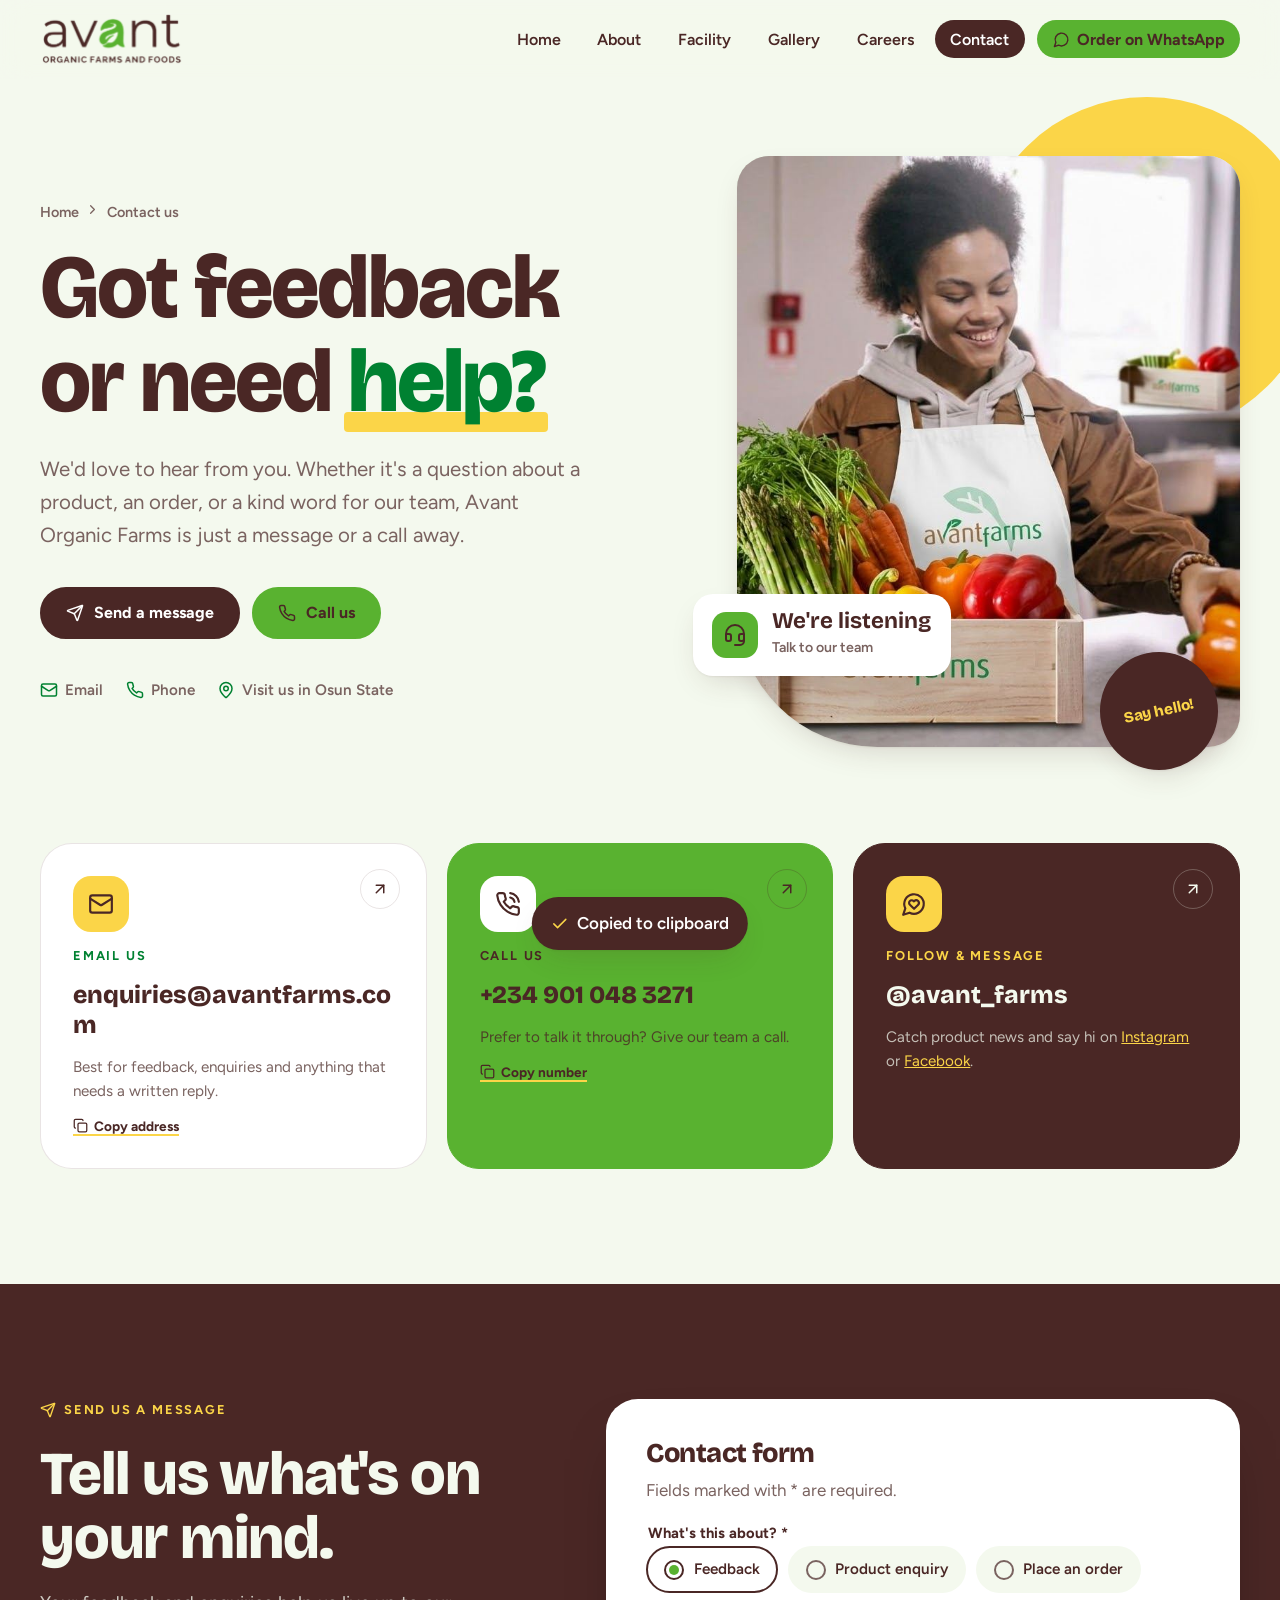
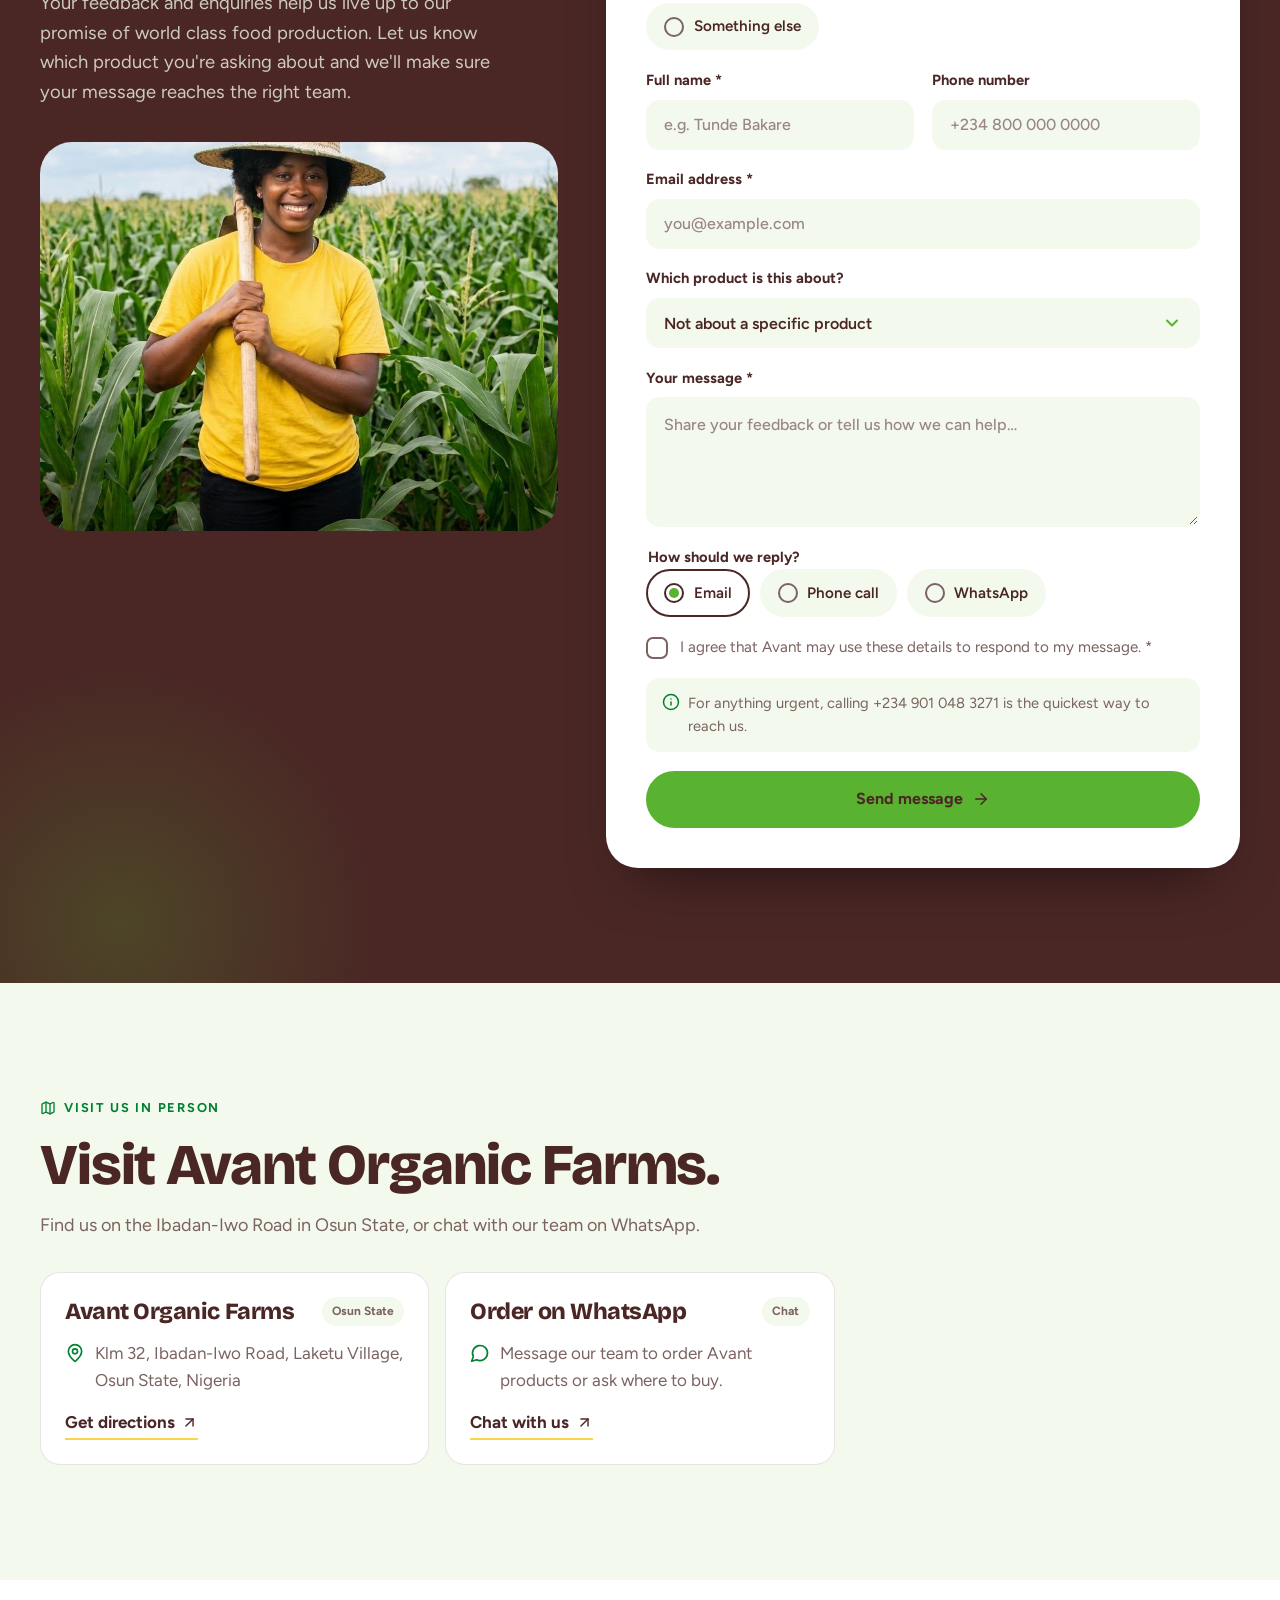
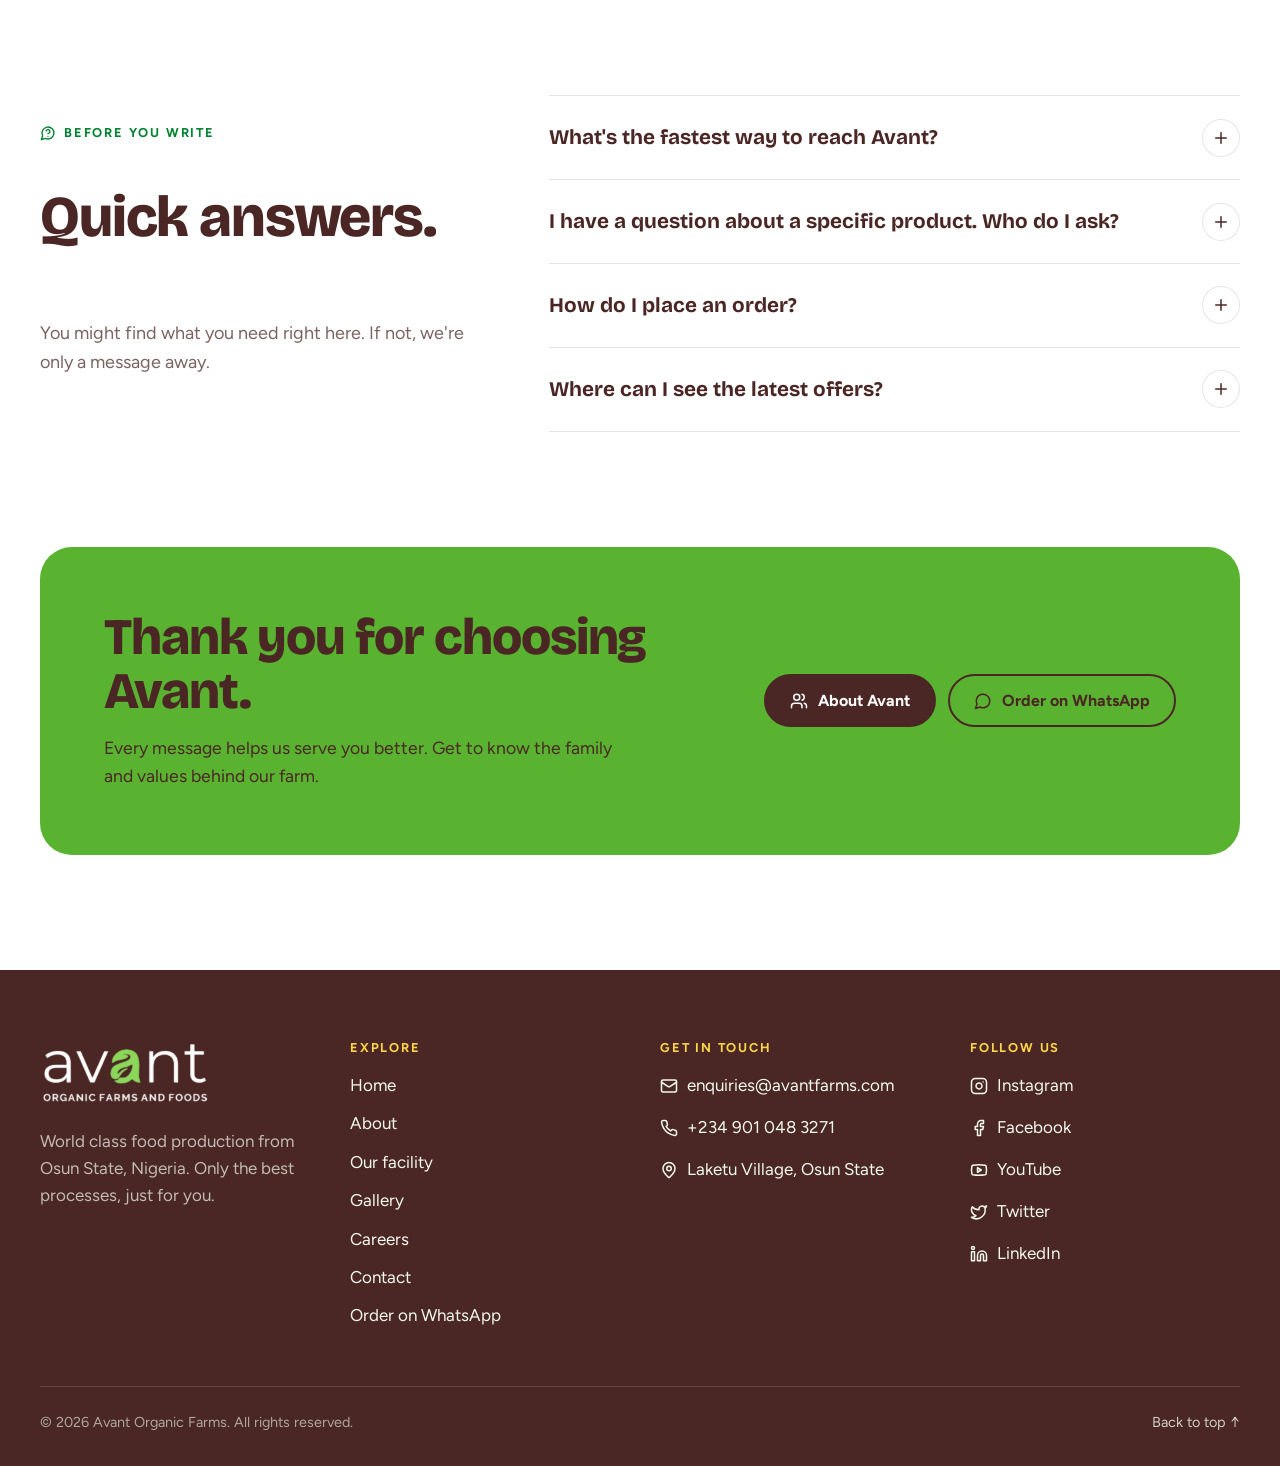
<file: contact.html>
<!DOCTYPE html>
<html lang="en">


<head>
<meta charset="UTF-8">
<meta name="viewport" content="width=device-width, initial-scale=1">
<title>Contact Us | Avant Organic Farms and Foods</title>
<meta name="description" content="Got any feedback or need help? Contact Avant Organic Farms and Foods by email at enquiries@avantfarms.com, by phone on +234 901 048 3271, or visit us at Klm 32, Ibadan-Iwo Road, Laketu Village, Osun State.">
<meta name="theme-color" content="#4a2725">
<meta name="color-scheme" content="light">
<link rel="icon" type="image/png" href="m/avant-mark.png">
<link rel="preconnect" href="https://fonts.googleapis.com/">
<link rel="preconnect" href="https://fonts.gstatic.com/" crossorigin>
<link href="https://fonts.googleapis.com/css2?family=Bricolage+Grotesque:opsz,wght@12..96,500;12..96,700;12..96,800&amp;family=Figtree:wght@400;500;600;700&amp;display=swap" rel="stylesheet">
<script src="assets/lucide.min.js"></script>
<script>document.documentElement.classList.add('js');</script>
<style>
:root{
  --ink:#4a2725; --ink-2:#3d1f1e; --slate:#7a6360;
  --orange:#59b230; --coral:#008131; --sun:#fbd548;
  --cream:#f4f9ee; --cream-2:#e4f0d9; --paper:#ffffff;
  --line:rgba(74,39,37,.12);
  --display:"Bricolage Grotesque", system-ui, sans-serif;
  --body:"Figtree", system-ui, sans-serif;
  --r-sm:12px; --r-md:20px; --r-lg:32px;
  --shadow:0 1px 2px rgba(74,39,37,.06), 0 12px 32px -12px rgba(74,39,37,.22);
  --ease:cubic-bezier(.22,1,.36,1);
  color-scheme:light;
}
*,*::before,*::after{box-sizing:border-box}
html{scroll-behavior:smooth;-webkit-text-size-adjust:100%}
body{margin:0;font-family:var(--body);font-size:1.0625rem;line-height:1.6;color:var(--ink);background:var(--cream);-webkit-font-smoothing:antialiased}
img{max-width:100%;display:block}
a{color:inherit}
h1,h2,h3{font-family:var(--display);line-height:1.05;letter-spacing:-.02em;margin:0;font-weight:800}
p{margin:0}
:focus-visible{outline:3px solid var(--orange);outline-offset:3px;border-radius:6px}
.skip{position:absolute;left:1rem;top:-4rem;background:var(--ink);color:#fff;padding:.7rem 1rem;border-radius:10px;z-index:200;text-decoration:none;font-weight:600;transition:top .2s}
.skip:focus{top:1rem}
.wrap{width:min(1200px,100% - 2.5rem);margin-inline:auto}
.eyebrow{display:inline-flex;align-items:center;gap:.5rem;font-weight:700;font-size:.8rem;letter-spacing:.14em;text-transform:uppercase;color:var(--coral)}
.eyebrow svg{width:16px;height:16px}
section{padding-block:clamp(4.5rem,9vw,8rem)}
.section-head{display:grid;gap:1rem;max-width:44rem;margin-bottom:clamp(2.5rem,5vw,4rem)}
.section-head h2{font-size:clamp(2.2rem,5vw,3.6rem)}
.section-head p{color:var(--slate);font-size:1.125rem}

/* Buttons */
.btn{--bg:var(--ink);--fg:#fff;display:inline-flex;align-items:center;gap:.6rem;padding:.95rem 1.5rem;border-radius:999px;background:var(--bg);color:var(--fg);font:700 1rem/1 var(--body);text-decoration:none;border:2px solid var(--bg);cursor:pointer;transition:transform .25s var(--ease),box-shadow .25s var(--ease),background-color .2s}
.btn svg{width:18px;height:18px;transition:transform .25s var(--ease)}
.btn:hover{transform:translateY(-2px);box-shadow:0 10px 24px -10px rgba(74,39,37,.55)}
.btn:hover svg{transform:translateX(3px)}
.btn:active{transform:translateY(0) scale(.97);box-shadow:none}
.btn--orange{--bg:var(--orange);--fg:var(--ink)}
.btn--ghost{background:transparent;color:var(--ink)}
.btn--ghost:hover{background:var(--ink);color:#fff}

/* Hero */
.hero{padding-block:clamp(2.5rem,6vw,5rem) clamp(4rem,8vw,6rem);position:relative;overflow:hidden}
.hero__grid{display:grid;gap:3rem;align-items:center}
@media (min-width:960px){.hero__grid{grid-template-columns:1.05fr .95fr}}
.hero h1{font-size:clamp(2.75rem,7vw,5.6rem);margin-block:1.1rem 1.5rem}
.hero h1 .hl{position:relative;white-space:nowrap;color:var(--coral)}
.hero h1 .hl::after{content:"";position:absolute;left:-.04em;right:-.04em;bottom:.04em;height:.22em;background:var(--sun);z-index:-1;border-radius:4px;transform-origin:left;animation:swipe 1s .5s var(--ease) both}
@keyframes swipe{from{transform:scaleX(0)}to{transform:scaleX(1)}}
.hero__lead{font-size:clamp(1.1rem,1.6vw,1.3rem);color:var(--slate);max-width:34rem}
.hero__ctas{display:flex;flex-wrap:wrap;gap:.8rem;margin-top:2.2rem}
.hero__trust{display:flex;flex-wrap:wrap;gap:1.4rem;margin-top:2.4rem;color:var(--slate);font-weight:600;font-size:.95rem}
.hero__trust span{display:inline-flex;align-items:center;gap:.45rem}
.hero__trust svg{width:18px;height:18px;color:var(--coral)}
.hero__media{position:relative;aspect-ratio:5/5.4}
.hero__photo{position:absolute;inset:0 0 0 8%;border-radius:var(--r-lg) var(--r-lg) var(--r-lg) 140px;overflow:hidden;box-shadow:var(--shadow);background:var(--cream-2)}
.hero__photo img{width:100%;height:100%;object-fit:cover}
.hero__blob{position:absolute;width:62%;aspect-ratio:1;border-radius:50%;background:var(--sun);right:-14%;top:-10%;z-index:-1}
.hero__badge{position:absolute;left:0;bottom:12%;background:var(--paper);border-radius:var(--r-md);padding:1rem 1.2rem;display:flex;gap:.9rem;align-items:center;box-shadow:var(--shadow);animation:bob 5s ease-in-out infinite}
.hero__badge .ic{width:46px;height:46px;border-radius:14px;background:var(--orange);display:grid;place-items:center;color:var(--ink)}
.hero__badge strong{display:block;font-family:var(--display);font-size:1.4rem;line-height:1}
.hero__badge small{color:var(--slate);font-weight:600}
.hero__sticker{position:absolute;right:4%;bottom:-4%;width:118px;aspect-ratio:1;border-radius:50%;background:var(--ink);color:var(--sun);display:grid;place-items:center;text-align:center;font:800 .95rem/1.1 var(--display);transform:rotate(-12deg);box-shadow:var(--shadow);padding:1rem}
@keyframes bob{50%{transform:translateY(-10px)}}

/* Marquee */
.marquee{background:var(--ink);color:var(--cream);padding-block:1.1rem;overflow:hidden}
.marquee__track{display:flex;gap:2.5rem;width:max-content;animation:marquee 32s linear infinite}
.marquee span{display:inline-flex;align-items:center;gap:2.5rem;font:700 clamp(1.1rem,2vw,1.5rem)/1 var(--display);white-space:nowrap}
.marquee svg{width:22px;height:22px;color:var(--sun)}
@keyframes marquee{to{transform:translateX(-50%)}}

/* Aisles */
.aisles__grid{display:grid;gap:1.25rem;grid-template-columns:repeat(auto-fit,minmax(min(100%,250px),1fr))}
.aisle{position:relative;border-radius:var(--r-md);overflow:hidden;aspect-ratio:3/4;background:var(--cream-2);isolation:isolate;box-shadow:var(--shadow)}
.aisle img{width:100%;height:100%;object-fit:cover;transition:transform .7s var(--ease)}
.aisle::after{content:"";position:absolute;inset:0;background:linear-gradient(180deg,transparent 40%,rgba(74,39,37,.88));z-index:0}
.aisle:hover img{transform:scale(1.06)}
.aisle__body{position:absolute;inset:auto 0 0 0;padding:1.4rem;color:#fff;z-index:1}
.aisle__body .tag{display:inline-grid;place-items:center;width:42px;height:42px;border-radius:12px;background:var(--sun);color:var(--ink);margin-bottom:.9rem;transition:transform .35s var(--ease)}
.aisle:hover .tag{transform:rotate(-10deg) scale(1.08)}
.aisle__body h3{font-size:1.6rem;margin-bottom:.35rem}
.aisle__body p{font-size:.95rem;opacity:.88}

/* Story */
.story{background:var(--paper)}
.story__grid{display:grid;gap:3rem;align-items:center}
@media (min-width:900px){.story__grid{grid-template-columns:.9fr 1.1fr}}
.story__img{border-radius:var(--r-lg);overflow:hidden;aspect-ratio:4/3;box-shadow:var(--shadow);background:var(--cream-2)}
.story__img img{width:100%;height:100%;object-fit:cover}
.story h2{font-size:clamp(2.1rem,4.4vw,3.3rem);margin-block:1rem 1.2rem}
.story p{color:var(--slate);font-size:1.1rem}
.stats{display:grid;grid-template-columns:repeat(3,1fr);gap:1rem;margin-block:2.2rem}
.stat{border-top:3px solid var(--orange);padding-top:.9rem}
.stat strong{display:block;font:800 clamp(1.9rem,4vw,2.8rem)/1 var(--display)}
.stat span{color:var(--slate);font-size:.92rem;font-weight:600}
.values{display:flex;flex-wrap:wrap;gap:.5rem;margin-bottom:2rem}
.values li{list-style:none;padding:.45rem .9rem;border-radius:999px;background:var(--cream);font-weight:600;font-size:.92rem;border:1px solid var(--line)}
.values{padding:0;margin-top:0}

/* Branches */
.branches__bar{display:flex;flex-wrap:wrap;gap:1rem;justify-content:space-between;align-items:end;margin-bottom:2rem}
.field{display:grid;gap:.45rem}
.field > label,.legend{font-weight:700;font-size:.92rem}
.count{color:var(--slate);font-weight:600}
.branch-list{display:grid;gap:1rem;grid-template-columns:repeat(auto-fill,minmax(min(100%,320px),1fr));padding:0;margin:0}
.branch{list-style:none;background:var(--paper);border:1px solid var(--line);border-radius:var(--r-md);padding:1.5rem;display:grid;gap:.9rem;transition:transform .3s var(--ease),box-shadow .3s var(--ease),border-color .3s}
.branch:hover{transform:translateY(-4px);box-shadow:var(--shadow);border-color:transparent}
.branch[hidden]{display:none}
.branch__top{display:flex;align-items:center;justify-content:space-between;gap:1rem}
.branch h3{font-size:1.45rem}
.chip{font-size:.75rem;font-weight:700;padding:.3rem .65rem;border-radius:999px;background:var(--cream);color:var(--slate);white-space:nowrap}
.branch address{font-style:normal;color:var(--slate);display:flex;gap:.6rem}
.branch address svg{flex:none;width:20px;height:20px;color:var(--coral);margin-top:.15rem}
.branch a.dir{display:inline-flex;align-items:center;gap:.4rem;font-weight:700;text-decoration:none;color:var(--ink);width:fit-content;border-bottom:2px solid var(--sun);padding-bottom:2px;transition:gap .25s var(--ease)}
.branch a.dir:hover{gap:.7rem}
.branch a.dir svg{width:17px;height:17px}

/* Select (base-select with fallback) */
.select{appearance:none;-webkit-appearance:none;font:600 1rem var(--body);color:var(--ink);background:var(--paper) url("data:image/svg+xml,%3Csvg xmlns='http://www.w3.org/2000/svg' width='20' height='20' viewBox='0 0 24 24' fill='none' stroke='%2359b230' stroke-width='2.5' stroke-linecap='round' stroke-linejoin='round'%3E%3Cpath d='m6 9 6 6 6-6'/%3E%3C/svg%3E") no-repeat right 1rem center;border:2px solid var(--line);border-radius:14px;padding:.85rem 3rem .85rem 1rem;min-width:240px;cursor:pointer;transition:border-color .2s,box-shadow .2s}
.select:hover{border-color:rgba(74,39,37,.3)}
.select:focus-visible{outline:none;border-color:var(--orange);box-shadow:0 0 0 4px rgba(89,178,48,.2)}
@supports (appearance:base-select){
  .select,.select::picker(select){appearance:base-select}
  .select{background-image:none;display:flex;align-items:center;justify-content:space-between;gap:1rem;padding-right:1rem}
  .select::picker-icon{content:"";width:20px;height:20px;background:url("data:image/svg+xml,%3Csvg xmlns='http://www.w3.org/2000/svg' width='20' height='20' viewBox='0 0 24 24' fill='none' stroke='%2359b230' stroke-width='2.5' stroke-linecap='round' stroke-linejoin='round'%3E%3Cpath d='m6 9 6 6 6-6'/%3E%3C/svg%3E") center/contain no-repeat;transition:transform .3s var(--ease)}
  .select:open::picker-icon{transform:rotate(180deg)}
  .select::picker(select){border:1px solid var(--line);border-radius:16px;background:var(--paper);box-shadow:var(--shadow);padding:.4rem;margin-top:.4rem;opacity:0;transform:translateY(-6px);transition:opacity .2s,transform .25s var(--ease),overlay .25s allow-discrete,display .25s allow-discrete}
  .select:open::picker(select){opacity:1;transform:none}
  @starting-style{.select:open::picker(select){opacity:0;transform:translateY(-6px)}}
  .select option{padding:.7rem .9rem;border-radius:10px;font-weight:600;color:var(--ink);display:flex;gap:.6rem;align-items:center;cursor:pointer}
  .select option:hover,.select option:focus-visible{background:var(--cream);outline:none}
  .select option:checked{background:var(--ink);color:#fff}
  .select option::checkmark{color:var(--sun)}
}

/* Rewards */
.rewards{background:var(--ink);color:var(--cream);position:relative;overflow:hidden}
.rewards::before{content:"";position:absolute;width:520px;aspect-ratio:1;border-radius:50%;background:radial-gradient(circle,rgba(251,213,72,.22),transparent 65%);top:-160px;right:-120px}
.rewards__grid{display:grid;gap:3rem;position:relative}
@media (min-width:960px){.rewards__grid{grid-template-columns:1fr 1fr;align-items:start}}
.rewards .eyebrow{color:var(--sun)}
.rewards h2{font-size:clamp(2.3rem,5vw,3.8rem);margin-block:1rem 1.2rem}
.rewards__lead{color:rgba(244,249,238,.78);font-size:1.15rem;max-width:30rem}
.perks{display:grid;gap:1rem;margin:2rem 0;padding:0}
.perks li{list-style:none;display:flex;gap:1rem;align-items:center;font-weight:600}
.perks .ic{flex:none;width:44px;height:44px;border-radius:14px;background:rgba(251,213,72,.14);color:var(--sun);display:grid;place-items:center}
.perks svg{width:22px;height:22px}
.card-visual{display:flex;align-items:center;gap:1rem;background:linear-gradient(135deg,var(--orange),#8bd35f);color:var(--ink);border-radius:var(--r-md);padding:1.2rem 1.4rem;max-width:360px;transform:rotate(-3deg);box-shadow:0 20px 40px -18px rgba(0,0,0,.6);transition:transform .5s var(--ease)}
.card-visual:hover{transform:rotate(0) scale(1.02)}
.card-visual img{width:58px;height:58px;background:#fff;border-radius:14px;padding:6px}
.card-visual strong{font:800 1.25rem/1.1 var(--display);display:block}
.card-visual small{font-weight:600}
.form{background:var(--paper);color:var(--ink);border-radius:var(--r-lg);padding:clamp(1.5rem,4vw,2.5rem);display:grid;gap:1.15rem;box-shadow:0 30px 60px -30px rgba(0,0,0,.6)}
.form h3{font-size:1.7rem}
.form .sub{color:var(--slate);margin-top:-.6rem}
.form .row{display:grid;gap:1.15rem}
@media (min-width:560px){.form .row{grid-template-columns:1fr 1fr}}
.input{font:500 1rem var(--body);color:var(--ink);background:var(--cream);border:2px solid transparent;border-radius:14px;padding:.85rem 1rem;width:100%;transition:border-color .2s,background-color .2s,box-shadow .2s}
.input::placeholder{color:#9a8683}
.input:hover{border-color:var(--line)}
.input:focus-visible{outline:none;background:#fff;border-color:var(--orange);box-shadow:0 0 0 4px rgba(89,178,48,.2)}
.form .select{width:100%;min-width:0;background-color:var(--cream);border-color:transparent}
fieldset{border:0;padding:0;margin:0;display:grid;gap:.6rem}
.choices{display:flex;flex-wrap:wrap;gap:.6rem}
.choice{display:inline-flex;align-items:center;gap:.6rem;padding:.6rem 1rem;border-radius:999px;background:var(--cream);cursor:pointer;font-weight:600;font-size:.95rem;border:2px solid transparent;transition:border-color .2s,background-color .2s}
.choice:has(input:checked){border-color:var(--ink);background:#fff}
.choice input[type=radio]{appearance:none;width:20px;height:20px;border-radius:50%;border:2px solid var(--slate);margin:0;display:grid;place-items:center;transition:border-color .2s;cursor:pointer}
.choice input[type=radio]::before{content:"";width:10px;height:10px;border-radius:50%;background:var(--orange);transform:scale(0);transition:transform .25s var(--ease)}
.choice input[type=radio]:checked{border-color:var(--ink)}
.choice input[type=radio]:checked::before{transform:scale(1)}
.check{display:flex;gap:.75rem;align-items:flex-start;font-size:.95rem;color:var(--slate);cursor:pointer}
.check input{appearance:none;flex:none;width:22px;height:22px;border-radius:7px;border:2px solid var(--slate);margin:.1rem 0 0;display:grid;place-items:center;cursor:pointer;transition:background-color .2s,border-color .2s}
.check input::before{content:"";width:11px;height:6px;border-left:2.5px solid var(--ink);border-bottom:2.5px solid var(--ink);transform:rotate(-45deg) translate(1px,-1px) scale(0);transition:transform .25s var(--ease)}
.check input:checked{background:var(--sun);border-color:var(--sun)}
.check input:checked::before{transform:rotate(-45deg) translate(1px,-1px) scale(1)}
.choice input:focus-visible,.check input:focus-visible{outline:3px solid var(--orange);outline-offset:2px}
.form .btn{justify-content:center;width:100%;padding-block:1.1rem}

/* FAQ */
.faq__grid{display:grid;gap:3rem}
@media (min-width:900px){.faq__grid{grid-template-columns:.8fr 1.2fr}}
.acc{border-top:1px solid var(--line)}
.acc__item{border-bottom:1px solid var(--line)}
.acc__btn{width:100%;display:flex;justify-content:space-between;align-items:center;gap:1rem;background:none;border:0;padding:1.4rem 0;font:700 clamp(1.1rem,2vw,1.3rem)/1.3 var(--display);color:var(--ink);text-align:left;cursor:pointer}
.acc__btn .pm{flex:none;width:38px;height:38px;border-radius:50%;background:var(--paper);border:1px solid var(--line);display:grid;place-items:center;transition:transform .35s var(--ease),background-color .2s}
.acc__btn:hover .pm{background:var(--sun);border-color:var(--sun)}
.acc__btn[aria-expanded=true] .pm{transform:rotate(45deg);background:var(--ink);color:#fff;border-color:var(--ink)}
.acc__btn .pm svg{width:18px;height:18px}
.acc__panel{display:grid;grid-template-rows:1fr;transition:grid-template-rows .4s var(--ease)}
.acc__panel > div{overflow:hidden}
.acc__panel p{color:var(--slate);padding-bottom:1.4rem;max-width:40rem}
.js .acc__panel{grid-template-rows:0fr}
.js .acc__panel.open{grid-template-rows:1fr}

/* Social / CTA */
.cta{padding-top:0}
.cta__box{background:var(--orange);border-radius:var(--r-lg);padding:clamp(2rem,5vw,4rem);display:grid;gap:2rem;align-items:center;position:relative;overflow:hidden}
@media (min-width:860px){.cta__box{grid-template-columns:1.3fr 1fr}}
.cta__box h2{font-size:clamp(2rem,4.4vw,3.2rem)}
.cta__box p{margin-top:1rem;font-size:1.1rem;max-width:32rem}
.socials{display:flex;flex-wrap:wrap;gap:.8rem}
@media (min-width:860px){.socials{justify-content:flex-end}}

/* ---------- Contact page ---------- */
.crumbs{display:flex;align-items:center;gap:.4rem;font-size:.9rem;font-weight:600;color:var(--slate);margin:0;padding:0;list-style:none}
.crumbs a{text-decoration:none}
.crumbs a:hover{color:var(--coral)}
.crumbs svg{width:15px;height:15px}

/* Quick contact methods */
.methods{padding-top:0}
.methods__grid{display:grid;gap:1.25rem;grid-template-columns:repeat(auto-fit,minmax(min(100%,260px),1fr))}
.method{position:relative;display:grid;gap:.9rem;align-content:start;padding:2rem;border-radius:var(--r-lg);text-decoration:none;background:var(--paper);border:1px solid var(--line);overflow:hidden;transition:transform .35s var(--ease),box-shadow .35s var(--ease),border-color .3s}
.method:hover{transform:translateY(-5px);box-shadow:var(--shadow);border-color:transparent}
.method:active{transform:translateY(-1px) scale(.99)}
.method .ic{width:56px;height:56px;border-radius:18px;display:grid;place-items:center;background:var(--sun);color:var(--ink);transition:transform .4s var(--ease)}
.method:hover .ic{transform:rotate(-8deg) scale(1.06)}
.method .ic svg{width:26px;height:26px}
.method__label{font-weight:700;font-size:.8rem;letter-spacing:.14em;text-transform:uppercase;color:var(--coral)}
.method__value{font:800 clamp(1.2rem,2.2vw,1.55rem)/1.2 var(--display);word-break:break-word}
.method__hint{color:var(--slate);font-size:.95rem}
.method__go{position:absolute;top:1.6rem;right:1.6rem;width:40px;height:40px;border-radius:50%;display:grid;place-items:center;border:1px solid var(--line);transition:background-color .25s,color .25s,transform .35s var(--ease)}
.method__go svg{width:18px;height:18px}
.method:hover .method__go{background:var(--ink);color:#fff;transform:rotate(45deg)}
.method--dark{background:var(--ink);color:var(--cream);border-color:var(--ink)}
.method--dark .method__label{color:var(--sun)}
.method--dark .method__hint{color:rgba(244,249,238,.72)}
.method--dark .method__go{border-color:rgba(244,249,238,.25)}
.method--dark:hover .method__go{background:var(--sun);color:var(--ink)}
.method--orange{background:var(--orange);border-color:var(--orange)}
.method--orange .method__label{color:var(--ink)}
.method--orange .method__hint{color:rgba(74,39,37,.8)}
.method--orange .ic{background:var(--paper)}
.method--orange .method__go{border-color:rgba(74,39,37,.25)}
.copy-btn{justify-self:start;display:inline-flex;align-items:center;gap:.4rem;font:700 .85rem var(--body);background:none;border:0;padding:0;color:inherit;cursor:pointer;border-bottom:2px solid var(--sun);position:relative;z-index:2}
.copy-btn svg{width:15px;height:15px}

/* Message section */
.message{background:var(--ink);color:var(--cream);position:relative;overflow:hidden}
.message::before{content:"";position:absolute;width:560px;aspect-ratio:1;border-radius:50%;background:radial-gradient(circle,rgba(89,178,48,.22),transparent 65%);bottom:-220px;left:-160px}
.message__grid{display:grid;gap:3rem;position:relative}
@media (min-width:960px){.message__grid{grid-template-columns:.9fr 1.1fr;align-items:start}}
.message .eyebrow{color:var(--sun)}
.message h2{font-size:clamp(2.3rem,5vw,3.8rem);margin-block:1rem 1.2rem}
.message__lead{color:rgba(244,249,238,.78);font-size:1.15rem;max-width:30rem}
.message__img{margin-top:2.2rem;border-radius:var(--r-lg);overflow:hidden;aspect-ratio:4/3;background:rgba(244,249,238,.08)}
.message__img img{width:100%;height:100%;object-fit:cover}
textarea.input{min-height:150px;resize:vertical;line-height:1.55}
.field .hint{font-size:.85rem;color:var(--slate)}
.form-note{display:flex;gap:.6rem;align-items:flex-start;font-size:.88rem;color:var(--slate);background:var(--cream);border-radius:14px;padding:.85rem 1rem}
.form-note svg{flex:none;width:18px;height:18px;color:var(--coral);margin-top:.1rem}

/* Toast */
.toast{position:fixed;left:50%;bottom:1.5rem;transform:translate(-50%,140%);background:var(--ink);color:#fff;padding:.8rem 1.2rem;border-radius:999px;font-weight:600;display:inline-flex;gap:.5rem;align-items:center;box-shadow:var(--shadow);transition:transform .45s var(--ease);z-index:300}
.toast svg{width:18px;height:18px;color:var(--sun)}
.toast.show{transform:translate(-50%,0)}

/* Reveal */
.js .reveal{opacity:0;transform:translateY(28px);transition:opacity .8s var(--ease),transform .8s var(--ease);transition-delay:var(--d,0s)}
.js .reveal.in{opacity:1;transform:none}

@media (prefers-reduced-motion:reduce){
  *,*::before,*::after{animation-duration:.01ms!important;animation-iteration-count:1!important;transition-duration:.01ms!important;scroll-behavior:auto!important}
  .js .reveal{opacity:1;transform:none}
  .marquee__track{animation:none}
}
</style>
<link rel="stylesheet" href="assets/extras.css">
</head>
<body>
<a class="skip" href="#main">Skip to content</a>

<!-- hh:shared header aria-current="page" -->
<link href="https://fonts.googleapis.com/css2?family=Bricolage+Grotesque:opsz,wght@12..96,500;12..96,700;12..96,800&amp;family=Figtree:wght@400;500;600;700&amp;display=swap" rel="stylesheet">
<style data-hh-shared-styles="header" data-hh-shared-source="/">
:where(#top) {
  --ink:#4a2725; --ink-2:#3d1f1e; --slate:#7a6360;
  --orange:#59b230; --coral:#008131; --sun:#fbd548;
  --cream:#f4f9ee; --cream-2:#e4f0d9; --paper:#ffffff;
  --line:rgba(74,39,37,.12);
  --display:"Bricolage Grotesque", system-ui, sans-serif;
  --body:"Figtree", system-ui, sans-serif;
  --r-sm:12px; --r-md:20px; --r-lg:32px;
  --shadow:0 1px 2px rgba(74,39,37,.06), 0 12px 32px -12px rgba(74,39,37,.22);
  --ease:cubic-bezier(.22,1,.36,1);}

:where(#top) {font-family:var(--body, "Figtree", system-ui, sans-serif);font-size:1.0625rem;line-height:1.6;color:var(--ink, #4a2725);}

:is(:root):where(#top, #top *) {
  --ink:#4a2725; --ink-2:#3d1f1e; --slate:#7a6360;
  --orange:#59b230; --coral:#008131; --sun:#fbd548;
  --cream:#f4f9ee; --cream-2:#e4f0d9; --paper:#ffffff;
  --line:rgba(74,39,37,.12);
  --display:"Bricolage Grotesque", system-ui, sans-serif;
  --body:"Figtree", system-ui, sans-serif;
  --r-sm:12px; --r-md:20px; --r-lg:32px;
  --shadow:0 1px 2px rgba(74,39,37,.06), 0 12px 32px -12px rgba(74,39,37,.22);
  --ease:cubic-bezier(.22,1,.36,1);
  color-scheme:light;
}

:is(*):where(#top, #top *), :is(*):where(#top, #top *)::before, :is(*):where(#top, #top *)::after {box-sizing:border-box}

:is(img):where(#top, #top *) {max-width:100%;display:block}

:is(a):where(#top, #top *) {color:inherit}

:is(:focus-visible):where(#top, #top *) {outline:3px solid var(--orange, #59b230);outline-offset:3px;border-radius:6px}

:is(.eyebrow svg):where(#top, #top *) {width:16px;height:16px}

:is(.btn svg):where(#top, #top *) {width:18px;height:18px;transition:transform .25s var(--ease, cubic-bezier(.22,1,.36,1))}

:is(.btn:hover svg):where(#top, #top *) {transform:translateX(3px)}

:is(.hero__trust span):where(#top, #top *) {display:inline-flex;align-items:center;gap:.45rem}

:is(.hero__trust svg):where(#top, #top *) {width:18px;height:18px;color:var(--coral)}

:is(.hero__photo img):where(#top, #top *) {width:100%;height:100%;object-fit:cover}

:is(.marquee span):where(#top, #top *) {display:inline-flex;align-items:center;gap:2.5rem;font:700 clamp(1.1rem,2vw,1.5rem)/1 var(--display, "Bricolage Grotesque", system-ui, sans-serif);white-space:nowrap}

:is(.marquee svg):where(#top, #top *) {width:22px;height:22px;color:var(--sun, #fbd548)}

:is(.aisle img):where(#top, #top *) {width:100%;height:100%;object-fit:cover;transition:transform .7s var(--ease, cubic-bezier(.22,1,.36,1))}

:is(.aisle:hover img):where(#top, #top *) {transform:scale(1.06)}

:is(.story__img img):where(#top, #top *) {width:100%;height:100%;object-fit:cover}

:is(.stat span):where(#top, #top *) {color:var(--slate, #7a6360);font-size:.92rem;font-weight:600}

:is(.values li):where(#top, #top *) {list-style:none;padding:.45rem .9rem;border-radius:999px;background:var(--cream, #f4f9ee);font-weight:600;font-size:.92rem;border:1px solid var(--line, rgba(74,39,37,.12))}

:is(.branch address svg):where(#top, #top *) {flex:none;width:20px;height:20px;color:var(--coral);margin-top:.15rem}

:is(.branch a.dir svg):where(#top, #top *) {width:17px;height:17px}

:is(.perks li):where(#top, #top *) {list-style:none;display:flex;gap:1rem;align-items:center;font-weight:600}

:is(.perks svg):where(#top, #top *) {width:22px;height:22px}

:is(.card-visual img):where(#top, #top *) {width:58px;height:58px;background:#fff;border-radius:14px;padding:6px}

:is(.acc__btn .pm svg):where(#top, #top *) {width:18px;height:18px}

:is(.acc__panel > div):where(#top, #top *) {overflow:hidden}

@media (prefers-reduced-motion:reduce) {
  :is(*):where(#top, #top *), :is(*):where(#top, #top *)::before, :is(*):where(#top, #top *)::after {animation-duration:.01ms!important;animation-iteration-count:1!important;transition-duration:.01ms!important;scroll-behavior:auto!important}
}

:is(.hh-footer__brand img):where(#top, #top *) {height:46px;width:auto;background:#f4f9ee;border-radius:12px;padding:6px 10px}

:is(.hh-footer ul):where(#top, #top *) {list-style:none;margin:0;padding:0;display:grid;gap:.7rem}

:is(.hh-footer a):where(#top, #top *) {color:#f4f9ee;text-decoration:none;display:inline-flex;align-items:center;gap:.55rem;transition:color .2s,transform .25s cubic-bezier(.22,1,.36,1)}

:is(.hh-footer a:hover):where(#top, #top *) {color:var(--sun,#fbd548);transform:translateX(3px)}

:is(.hh-footer svg):where(#top, #top *) {width:18px;height:18px;flex:none}

:is(.hh-footer__base a):where(#top, #top *) {color:rgba(244,249,238,.8)}

@media (prefers-reduced-motion:reduce) {
  :is(.hh-footer a):where(#top, #top *) {transition:none}
}
</style><header class="hh-header" id="top">
  <style>
    .hh-header{position:sticky;top:0;z-index:100;background:rgba(244,249,238,.86);backdrop-filter:saturate(1.4) blur(14px);-webkit-backdrop-filter:saturate(1.4) blur(14px);border-bottom:1px solid transparent;transition:border-color .3s,box-shadow .3s}
    .hh-header.scrolled{border-color:rgba(74,39,37,.1);box-shadow:0 8px 24px -18px rgba(74,39,37,.5)}
    .hh-nav{width:min(1200px,100% - 2.5rem);margin-inline:auto;display:flex;align-items:center;justify-content:space-between;gap:1rem;height:78px}
    .hh-logo img{height:52px;width:auto}
    .hh-links{display:flex;align-items:center;gap:.4rem;list-style:none;margin:0;padding:0}
    .hh-links a{position:relative;display:block;padding:.6rem .95rem;border-radius:999px;font:600 1rem "Figtree",system-ui,sans-serif;color:var(--ink,#4a2725);text-decoration:none;transition:background-color .2s}
    .hh-links a:hover{background:rgba(74,39,37,.07)}
    .hh-links a[aria-current=page]{background:var(--ink,#4a2725);color:#fff}
    .hh-links .hh-cta{background:var(--orange,#59b230);color:var(--ink,#4a2725);font-weight:700;margin-left:.4rem;display:inline-flex;align-items:center;gap:.45rem;transition:transform .25s cubic-bezier(.22,1,.36,1)}
    .hh-links .hh-cta:hover{background:var(--orange,#59b230);transform:translateY(-2px)}
    .hh-links .hh-cta svg{width:17px;height:17px}
    .hh-toggle{display:none;width:48px;height:48px;border-radius:14px;border:1px solid rgba(74,39,37,.15);background:#fff;cursor:pointer;place-items:center;color:var(--ink,#4a2725)}
    .hh-toggle span{display:block;width:20px;height:2px;background:currentColor;border-radius:2px;position:relative;transition:background-color .2s}
    .hh-toggle span::before,.hh-toggle span::after{content:"";position:absolute;left:0;width:20px;height:2px;background:currentColor;border-radius:2px;transition:transform .35s cubic-bezier(.22,1,.36,1)}
    .hh-toggle span::before{top:-6px}.hh-toggle span::after{top:6px}
    .hh-toggle[aria-expanded=true] span{background:transparent}
    .hh-toggle[aria-expanded=true] span::before{transform:translateY(6px) rotate(45deg)}
    .hh-toggle[aria-expanded=true] span::after{transform:translateY(-6px) rotate(-45deg)}
    @media (max-width:1020px){
      .hh-toggle{display:grid}
      .hh-menu{position:absolute;left:0;right:0;top:100%;background:var(--cream,#f4f9ee);border-bottom:1px solid rgba(74,39,37,.1);display:grid;grid-template-rows:0fr;transition:grid-template-rows .45s cubic-bezier(.22,1,.36,1)}
      .hh-menu > div{overflow:hidden}
      .hh-menu.open{grid-template-rows:1fr}
      .hh-links{flex-direction:column;align-items:stretch;padding:1rem 1.25rem 1.5rem;gap:.3rem}
      .hh-links a{padding:1rem 1.1rem;font-size:1.15rem;border-radius:14px}
      .hh-links .hh-cta{margin:.5rem 0 0;justify-content:center}
      .hh-menu li{opacity:0;transform:translateY(-8px);transition:opacity .3s,transform .4s cubic-bezier(.22,1,.36,1)}
      .hh-menu.open li{opacity:1;transform:none}
      .hh-menu.open li:nth-child(2){transition-delay:.05s}.hh-menu.open li:nth-child(3){transition-delay:.1s}.hh-menu.open li:nth-child(4){transition-delay:.15s}.hh-menu.open li:nth-child(5){transition-delay:.2s}.hh-menu.open li:nth-child(6){transition-delay:.25s}.hh-menu.open li:nth-child(7){transition-delay:.3s}
      html:not(.js) .hh-menu{position:static;grid-template-rows:1fr}
      html:not(.js) .hh-menu li{opacity:1;transform:none}
      html:not(.js) .hh-toggle{display:none}
      html:not(.js) .hh-nav{height:auto;flex-wrap:wrap;padding-block:.8rem}
    }
    @media (prefers-reduced-motion:reduce){
      .hh-menu,.hh-menu li,.hh-toggle span::before,.hh-toggle span::after{transition:none}
    }
  </style>
  <nav class="hh-nav" aria-label="Main">
    <a class="hh-logo" href="index.html" aria-label="Avant Organic Farms and Foods home">
      <img src="m/avant-logo.png" alt="Avant Organic Farms and Foods" width="144" height="52">
    </a>
    <button class="hh-toggle" type="button" aria-expanded="false" aria-controls="hh-menu" aria-label="Open menu"><span></span></button>
    <div class="hh-menu" id="hh-menu">
      <div>
        <ul class="hh-links">
          <li><a href="index.html">Home</a></li>
          <li><a href="about.html">About</a></li>
          <li><a href="facility.html">Facility</a></li>
          <li><a href="gallery.html">Gallery</a></li>
          <li><a href="careers.html">Careers</a></li>
          <li><a href="contact.html" aria-current="page">Contact</a></li>
          <li><a class="hh-cta" href="https://wa.link/3gsqqy" target="_blank" rel="noopener"><i data-lucide="message-circle"></i>Order on WhatsApp</a></li>
        </ul>
      </div>
    </div>
  </nav>
  <script>
    (function(){
      var header=document.currentScript.closest('.hh-header');
      var btn=header.querySelector('.hh-toggle'), menu=header.querySelector('.hh-menu');
      var page=(location.pathname.split('/').pop()||'index.html');
      header.querySelectorAll('.hh-links a:not(.hh-cta)').forEach(function(a){ if(a.getAttribute('href')===page) a.setAttribute('aria-current','page'); });
      function setOpen(o){ btn.setAttribute('aria-expanded',o); btn.setAttribute('aria-label',o?'Close menu':'Open menu'); menu.classList.toggle('open',o); }
      btn.addEventListener('click',function(){ setOpen(btn.getAttribute('aria-expanded')!=='true'); });
      menu.addEventListener('click',function(e){ if(e.target.closest('a')) setOpen(false); });
      document.addEventListener('keydown',function(e){ if(e.key==='Escape' && menu.classList.contains('open')){ setOpen(false); btn.focus(); } });
      window.addEventListener('scroll',function(){ header.classList.toggle('scrolled',scrollY>8); },{passive:true});
    })();
  </script>
</header>

<main id="main">

  <!-- Contact hero -->
  <section class="hero" aria-labelledby="contact-title">
    <div class="wrap hero__grid">
      <div>
        <ol class="crumbs reveal" aria-label="Breadcrumb">
          <li><a href="index.html">Home</a></li>
          <li aria-hidden="true"><i data-lucide="chevron-right"></i></li>
          <li aria-current="page">Contact us</li>
        </ol>
        <h1 id="contact-title" class="reveal" style="--d:.08s">Got feedback or need <span class="hl">help?</span></h1>
        <p class="hero__lead reveal" style="--d:.16s">We'd love to hear from you. Whether it's a question about a product, an order, or a kind word for our team, Avant Organic Farms is just a message or a call away.</p>
        <div class="hero__ctas reveal" style="--d:.24s">
          <a class="btn" href="#message"><i data-lucide="send"></i>Send a message</a>
          <a class="btn btn--orange" href="tel:+2349010483271"><i data-lucide="phone"></i>Call us</a>
        </div>
        <div class="hero__trust reveal" style="--d:.32s">
          <span><i data-lucide="mail"></i>Email</span>
          <span><i data-lucide="phone"></i>Phone</span>
          <span><i data-lucide="map-pin"></i>Visit us in Osun State</span>
        </div>
      </div>
      <div class="hero__media reveal" style="--d:.2s">
        <div class="hero__blob" aria-hidden="true"></div>
        <div class="hero__photo">
          <img src="m/avant-products.jpg" alt="An Avant team member at a counter with a branded crate of fresh vegetables" width="600" height="760" fetchpriority="high">
        </div>
        <div class="hero__badge">
          <span class="ic"><i data-lucide="headset"></i></span>
          <div><strong>We're listening</strong><small>Talk to our team</small></div>
        </div>
        <div class="hero__sticker" aria-hidden="true">Say hello!</div>
      </div>
    </div>
  </section>

  <!-- Contact methods -->
  <section class="methods" aria-labelledby="methods-title">
    <div class="wrap">
      <h2 id="methods-title" style="position:absolute;width:1px;height:1px;overflow:hidden;clip:rect(0 0 0 0)">Ways to reach us</h2>
      <div class="methods__grid">
        <div class="method reveal">
          <span class="ic"><i data-lucide="mail"></i></span>
          <span class="method__label">Email us</span>
          <a class="method__value" href="mailto:enquiries@avantfarms.com" style="text-decoration:none">enquiries@avantfarms.com</a>
          <p class="method__hint">Best for feedback, enquiries and anything that needs a written reply.</p>
          <button class="copy-btn" type="button" data-copy="enquiries@avantfarms.com"><i data-lucide="copy"></i>Copy address</button>
          <span class="method__go" aria-hidden="true"><i data-lucide="arrow-up-right"></i></span>
        </div>
        <div class="method method--orange reveal" style="--d:.08s">
          <span class="ic"><i data-lucide="phone-call"></i></span>
          <span class="method__label">Call us</span>
          <a class="method__value" href="tel:+2349010483271" style="text-decoration:none">+234 901 048 3271</a>
          <p class="method__hint">Prefer to talk it through? Give our team a call.</p>
          <button class="copy-btn" type="button" data-copy="+2349010483271"><i data-lucide="copy"></i>Copy number</button>
          <span class="method__go" aria-hidden="true"><i data-lucide="arrow-up-right"></i></span>
        </div>
        <div class="method method--dark reveal" style="--d:.16s">
          <span class="ic"><i data-lucide="message-circle-heart"></i></span>
          <span class="method__label">Follow &amp; message</span>
          <span class="method__value">@avant_farms</span>
          <p class="method__hint">Catch product news and say hi on <a href="https://www.instagram.com/avant_farms/" target="_blank" rel="noopener" style="color:var(--sun)">Instagram</a> or <a href="https://www.facebook.com/avantorganicfarms/" target="_blank" rel="noopener" style="color:var(--sun)">Facebook</a>.</p>
          <span class="method__go" aria-hidden="true"><i data-lucide="arrow-up-right"></i></span>
        </div>
      </div>
    </div>
  </section>

  <!-- Message form -->
  <section class="message" id="message" aria-labelledby="message-title">
    <div class="wrap message__grid">
      <div>
        <span class="eyebrow reveal"><i data-lucide="send"></i>Send us a message</span>
        <h2 id="message-title" class="reveal" style="--d:.08s">Tell us what's on your mind.</h2>
        <p class="message__lead reveal" style="--d:.16s">Your feedback and enquiries help us live up to our promise of world class food production. Let us know which product you're asking about and we'll make sure your message reaches the right team.</p>
        <div class="message__img reveal" style="--d:.24s">
          <img src="m/avant-corn_close.jpg" alt="A smiling Avant farmer holding a hoe in a field of corn" loading="lazy" width="800" height="600">
        </div>
      </div>

      <form class="form reveal" style="--d:.16s" data-mailto="enquiries@avantfarms.com" data-subject="Message from the Avant website">
        <h3>Contact form</h3>
        <p class="sub">Fields marked with * are required.</p>

        <fieldset>
          <legend class="legend">What's this about? *</legend>
          <div class="choices">
            <label class="choice"><input type="radio" name="topic" value="Feedback" checked required>Feedback</label>
            <label class="choice"><input type="radio" name="topic" value="Product enquiry">Product enquiry</label>
            <label class="choice"><input type="radio" name="topic" value="Place an order">Place an order</label>
            <label class="choice"><input type="radio" name="topic" value="Something else">Something else</label>
          </div>
        </fieldset>

        <div class="row">
          <div class="field"><label for="c-name">Full name *</label><input class="input" id="c-name" name="name" type="text" autocomplete="name" placeholder="e.g. Tunde Bakare" required></div>
          <div class="field"><label for="c-phone">Phone number</label><input class="input" id="c-phone" name="phone" type="tel" autocomplete="tel" placeholder="+234 800 000 0000"></div>
        </div>
        <div class="field"><label for="c-email">Email address *</label><input class="input" id="c-email" name="email" type="email" autocomplete="email" placeholder="you@example.com" required></div>

        <div class="field">
          <label for="c-product">Which product is this about?</label>
          <select class="select" id="c-product" name="product">
            <option value="Not about a specific product" selected>Not about a specific product</option>
            <option>Red Oil (1.5L &amp; 3L)</option>
            <option>Frozen Whole Chicken</option>
            <option>Frozen Chicken Gizzard</option>
            <option>Frozen Chicken Laps</option>
            <option>Oven Dried Smoked Fish</option>
            <option>ForNature Pineapple Juice</option>
            <option>ForNature Ginger Drink</option>
          </select>
        </div>

        <div class="field">
          <label for="c-message">Your message *</label>
          <textarea class="input" id="c-message" name="message" placeholder="Share your feedback or tell us how we can help…" required></textarea>
        </div>

        <fieldset>
          <legend class="legend">How should we reply?</legend>
          <div class="choices">
            <label class="choice"><input type="radio" name="reply_by" value="Email" checked>Email</label>
            <label class="choice"><input type="radio" name="reply_by" value="Phone call">Phone call</label>
            <label class="choice"><input type="radio" name="reply_by" value="WhatsApp">WhatsApp</label>
          </div>
        </fieldset>

        <label class="check"><input type="checkbox" name="consent" value="yes" required>I agree that Avant may use these details to respond to my message. *</label>

        <p class="form-note"><i data-lucide="info"></i>For anything urgent, calling +234 901 048 3271 is the quickest way to reach us.</p>

        <button class="btn btn--orange" type="submit">Send message<i data-lucide="arrow-right"></i></button>
      </form>
    </div>
  </section>

  <!-- Visit -->
  <section class="branches" id="stores" aria-labelledby="branches-title">
    <div class="wrap">
      <div class="branches__bar">
        <div class="section-head" style="margin-bottom:0">
          <span class="eyebrow reveal"><i data-lucide="map"></i>Visit us in person</span>
          <h2 id="branches-title" class="reveal" style="--d:.08s">Visit Avant Organic Farms.</h2>
          <p class="reveal" style="--d:.12s">Find us on the Ibadan-Iwo Road in Osun State, or chat with our team on WhatsApp.</p>
        </div>
      </div>
      <ul class="branch-list" style="margin-top:2rem">
        <li class="branch reveal">
          <div class="branch__top"><h3>Avant Organic Farms</h3><span class="chip">Osun State</span></div>
          <address><i data-lucide="map-pin"></i>Klm 32, Ibadan-Iwo Road, Laketu Village, Osun State, Nigeria</address>
          <a class="dir" href="https://www.google.com/maps/search/?api=1&amp;query=Klm+32+Ibadan-Iwo+Road+Laketu+Village+Oyo+State+Nigeria" target="_blank" rel="noopener">Get directions<i data-lucide="arrow-up-right"></i><span style="position:absolute;width:1px;height:1px;overflow:hidden;clip:rect(0 0 0 0)"> to Avant Organic Farms (opens in new tab)</span></a>
        </li>
        <li class="branch reveal" style="--d:.06s">
          <div class="branch__top"><h3>Order on WhatsApp</h3><span class="chip">Chat</span></div>
          <address><i data-lucide="message-circle"></i>Message our team to order Avant products or ask where to buy.</address>
          <a class="dir" href="https://wa.link/3gsqqy" target="_blank" rel="noopener">Chat with us<i data-lucide="arrow-up-right"></i><span style="position:absolute;width:1px;height:1px;overflow:hidden;clip:rect(0 0 0 0)"> on WhatsApp (opens in new tab)</span></a>
        </li>
      </ul>
    </div>
  </section>

  <!-- FAQ -->
  <section class="faq" aria-labelledby="faq-title" style="background:var(--paper)">
    <div class="wrap faq__grid">
      <div class="section-head" style="margin-bottom:0">
        <span class="eyebrow reveal"><i data-lucide="message-circle-question"></i>Before you write</span>
        <h2 id="faq-title" class="reveal" style="--d:.08s">Quick answers.</h2>
        <p class="reveal" style="--d:.16s">You might find what you need right here. If not, we're only a message away.</p>
      </div>
      <div class="acc reveal" style="--d:.12s">
        <div class="acc__item">
          <button class="acc__btn" type="button" aria-expanded="false" aria-controls="faq-1" id="faq-1-btn">What's the fastest way to reach Avant?<span class="pm"><i data-lucide="plus"></i></span></button>
          <div class="acc__panel" id="faq-1" role="region" aria-labelledby="faq-1-btn"><div><p>For anything urgent, call us on <a href="tel:+2349010483271">+234 901 048 3271</a>. For feedback or detailed enquiries, email <a href="mailto:enquiries@avantfarms.com">enquiries@avantfarms.com</a> or use the contact form above.</p></div></div>
        </div>
        <div class="acc__item">
          <button class="acc__btn" type="button" aria-expanded="false" aria-controls="faq-2" id="faq-2-btn">I have a question about a specific product. Who do I ask?<span class="pm"><i data-lucide="plus"></i></span></button>
          <div class="acc__panel" id="faq-2" role="region" aria-labelledby="faq-2-btn"><div><p>Pick the product in the contact form so your message reaches the right team, or <a href="https://wa.link/3gsqqy" target="_blank" rel="noopener">chat with us on WhatsApp</a>.</p></div></div>
        </div>
        <div class="acc__item">
          <button class="acc__btn" type="button" aria-expanded="false" aria-controls="faq-3" id="faq-3-btn">How do I place an order?<span class="pm"><i data-lucide="plus"></i></span></button>
          <div class="acc__panel" id="faq-3" role="region" aria-labelledby="faq-3-btn"><div><p>Visit our farm gate at Klm 32, Ibadan-Iwo Road, Laketu Village, Osun State, or <a href="https://wa.link/3gsqqy" target="_blank" rel="noopener">message us on WhatsApp</a> to order online.</p></div></div>
        </div>
        <div class="acc__item">
          <button class="acc__btn" type="button" aria-expanded="false" aria-controls="faq-4" id="faq-4-btn">Where can I see the latest offers?<span class="pm"><i data-lucide="plus"></i></span></button>
          <div class="acc__panel" id="faq-4" role="region" aria-labelledby="faq-4-btn"><div><p>Follow Avant on <a href="https://www.instagram.com/avant_farms/" target="_blank" rel="noopener">Instagram</a> and <a href="https://www.facebook.com/avantorganicfarms/" target="_blank" rel="noopener">Facebook</a> to see our latest offers and exclusive monthly promos.</p></div></div>
        </div>
      </div>
    </div>
  </section>

  <!-- CTA -->
  <section class="cta" aria-labelledby="cta-title" style="background:var(--paper)">
    <div class="wrap">
      <div class="cta__box reveal">
        <div>
          <h2 id="cta-title">Thank you for choosing Avant.</h2>
          <p>Every message helps us serve you better. Get to know the family and values behind our farm.</p>
        </div>
        <div class="socials">
          <a class="btn" href="about.html"><i data-lucide="users"></i>About Avant</a>
          <a class="btn btn--ghost" href="https://wa.link/3gsqqy" target="_blank" rel="noopener"><i data-lucide="message-circle"></i>Order on WhatsApp</a>
        </div>
      </div>
    </div>
  </section>
</main>

<div class="toast" id="toast" role="status" aria-live="polite"><i data-lucide="check"></i><span>Copied to clipboard</span></div>

<footer class="hh-footer">
  <style>
    .hh-footer{background:var(--ink,#4a2725);color:#f4f9ee;padding:4.5rem 0 2rem;font-family:"Figtree",system-ui,sans-serif}
    .hh-footer__grid{width:min(1200px,100% - 2.5rem);margin-inline:auto;display:grid;gap:2.5rem;grid-template-columns:repeat(auto-fit,minmax(min(100%,220px),1fr))}
    .hh-footer__brand img{height:62px;width:auto}
    .hh-footer__brand p{color:rgba(244,249,238,.7);margin-top:1rem;max-width:20rem;line-height:1.6}
    .hh-footer h2{font:700 .8rem/1 "Figtree",system-ui,sans-serif;letter-spacing:.14em;text-transform:uppercase;color:var(--sun,#fbd548);margin:0 0 1.1rem}
    .hh-footer ul{list-style:none;margin:0;padding:0;display:grid;gap:.7rem}
    .hh-footer a{color:#f4f9ee;text-decoration:none;display:inline-flex;align-items:center;gap:.55rem;transition:color .2s,transform .25s cubic-bezier(.22,1,.36,1)}
    .hh-footer a:hover{color:var(--sun,#fbd548);transform:translateX(3px)}
    .hh-footer svg{width:18px;height:18px;flex:none}
    .hh-footer__base{width:min(1200px,100% - 2.5rem);margin:3.5rem auto 0;padding-top:1.5rem;border-top:1px solid rgba(244,249,238,.14);display:flex;flex-wrap:wrap;justify-content:space-between;gap:1rem;color:rgba(244,249,238,.6);font-size:.9rem}
    .hh-footer__base a{color:rgba(244,249,238,.8)}
    @media (prefers-reduced-motion:reduce){.hh-footer a{transition:none}}
  </style>
  <div class="hh-footer__grid">
    <div class="hh-footer__brand">
      <a href="index.html" aria-label="Avant Organic Farms and Foods home">
        <img src="m/avant-logo-white.png" alt="Avant Organic Farms and Foods" width="171" height="62">
      </a>
      <p>World class food production from Osun State, Nigeria. Only the best processes, just for you.</p>
    </div>
    <nav aria-label="Footer">
      <h2>Explore</h2>
      <ul>
        <li><a href="index.html">Home</a></li>
        <li><a href="about.html">About</a></li>
        <li><a href="facility.html">Our facility</a></li>
        <li><a href="gallery.html">Gallery</a></li>
        <li><a href="careers.html">Careers</a></li>
        <li><a href="contact.html">Contact</a></li>
        <li><a href="https://wa.link/3gsqqy" target="_blank" rel="noopener">Order on WhatsApp</a></li>
      </ul>
    </nav>
    <div>
      <h2>Get in touch</h2>
      <ul>
        <li><a href="mailto:enquiries@avantfarms.com"><i data-lucide="mail"></i>enquiries@avantfarms.com</a></li>
        <li><a href="tel:+2349010483271"><i data-lucide="phone"></i>+234 901 048 3271</a></li>
        <li><a href="https://www.google.com/maps/search/?api=1&amp;query=Klm+32+Ibadan-Iwo+Road+Laketu+Village+Oyo+State+Nigeria" target="_blank" rel="noopener"><i data-lucide="map-pin"></i>Laketu Village, Osun State</a></li>
      </ul>
    </div>
    <div>
      <h2>Follow us</h2>
      <ul>
        <li><a href="https://www.instagram.com/avant_farms/" target="_blank" rel="noopener"><i data-lucide="instagram"></i>Instagram</a></li>
        <li><a href="https://www.facebook.com/avantorganicfarms/" target="_blank" rel="noopener"><i data-lucide="facebook"></i>Facebook</a></li>
        <li><a href="https://www.youtube.com/channel/UCtxFTT4HD_On45kJ44s-YcA" target="_blank" rel="noopener"><i data-lucide="youtube"></i>YouTube</a></li>
        <li><a href="https://twitter.com/Avant_Farms" target="_blank" rel="noopener"><i data-lucide="twitter"></i>Twitter</a></li>
        <li><a href="https://www.linkedin.com/company/avantfarms" target="_blank" rel="noopener"><i data-lucide="linkedin"></i>LinkedIn</a></li>
      </ul>
    </div>
  </div>
  <div class="hh-footer__base">
    <span>&copy; <span data-year>2026</span> Avant Organic Farms. All rights reserved.</span>
    <a href="#top">Back to top &uarr;</a>
  </div>
</footer>

<script>
(function(){
  if (window.lucide) lucide.createIcons();
  document.querySelectorAll('[data-year]').forEach(function(el){ el.textContent = new Date().getFullYear(); });

  // Scroll reveals
  var reduce = matchMedia('(prefers-reduced-motion: reduce)').matches;
  var items = document.querySelectorAll('.reveal');
  if (reduce || !('IntersectionObserver' in window)) {
    items.forEach(function(el){ el.classList.add('in'); });
  } else {
    var io = new IntersectionObserver(function(entries){
      entries.forEach(function(e){ if (e.isIntersecting){ e.target.classList.add('in'); io.unobserve(e.target); } });
    }, { rootMargin: '0px 0px -8% 0px', threshold: 0.12 });
    items.forEach(function(el){ io.observe(el); });
  }

  // Accordion
  document.querySelectorAll('.acc__btn').forEach(function(btn){
    btn.addEventListener('click', function(){
      var open = btn.getAttribute('aria-expanded') === 'true';
      btn.setAttribute('aria-expanded', !open);
      document.getElementById(btn.getAttribute('aria-controls')).classList.toggle('open', !open);
    });
  });


  // Copy email / phone (only on pages that have it)
  var toast = document.getElementById('toast');
  var toastTimer;
  document.querySelectorAll('[data-copy]').forEach(function(btn){
    btn.addEventListener('click', function(){
      var text = btn.getAttribute('data-copy');
      var done = function(){
        if (!toast) return;
        toast.classList.add('show');
        clearTimeout(toastTimer);
        toastTimer = setTimeout(function(){ toast.classList.remove('show'); }, 2200);
      };
      if (navigator.clipboard && navigator.clipboard.writeText) {
        navigator.clipboard.writeText(text).then(done, function(){});
      }
    });
  });
})();
</script>
<script>
(function(){
  // Sends form submissions as an email to the Avant enquiries address.
  // Swap this for a real form endpoint (Formspree, Netlify Forms, your own API) when you are ready.
  document.querySelectorAll('form[data-mailto]').forEach(function(form){
    form.addEventListener('submit', function(e){
      e.preventDefault();
      if (!form.checkValidity()) { form.reportValidity(); return; }
      var lines = [];
      new FormData(form).forEach(function(v, k){
        if (k === 'consent' || String(v).trim() === '') return;
        lines.push(k.replace(/_/g, ' ').replace(/^./, function(c){ return c.toUpperCase(); }) + ': ' + v);
      });
      var to = form.getAttribute('data-mailto');
      var subject = form.getAttribute('data-subject') || 'Website enquiry';
      var note = form.querySelector('[data-form-note]');
      if (!note) {
        note = document.createElement('p');
        note.setAttribute('data-form-note', '');
        note.setAttribute('role', 'status');
        note.style.cssText = 'margin:12px 0 0;font:inherit;color:var(--slate)';
        form.appendChild(note);
      }
      note.textContent = 'Opening your email app. If nothing opens, please write to ' + to + '.';
      window.location.href = 'mailto:' + to + '?subject=' + encodeURIComponent(subject) + '&body=' + encodeURIComponent(lines.join('\n'));
    });
  });
})();
</script>
</body>

</html>
</file>
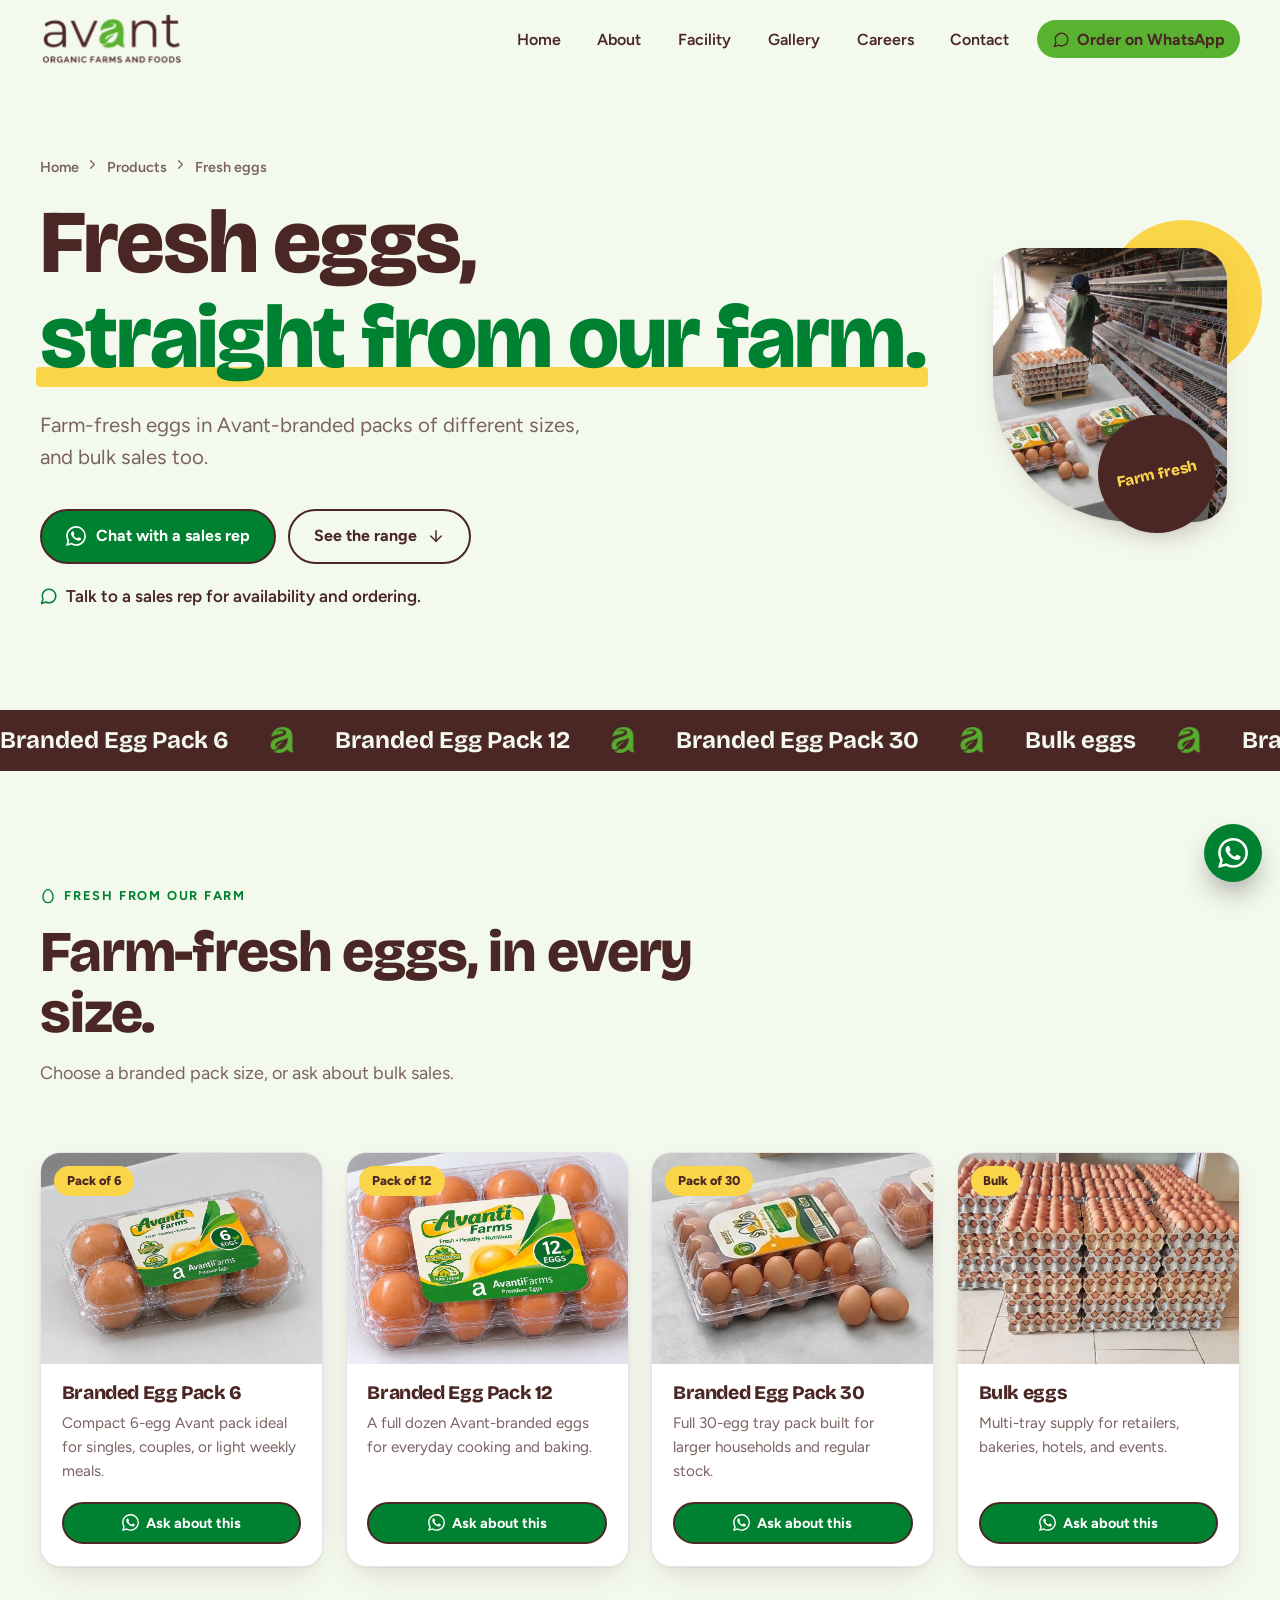
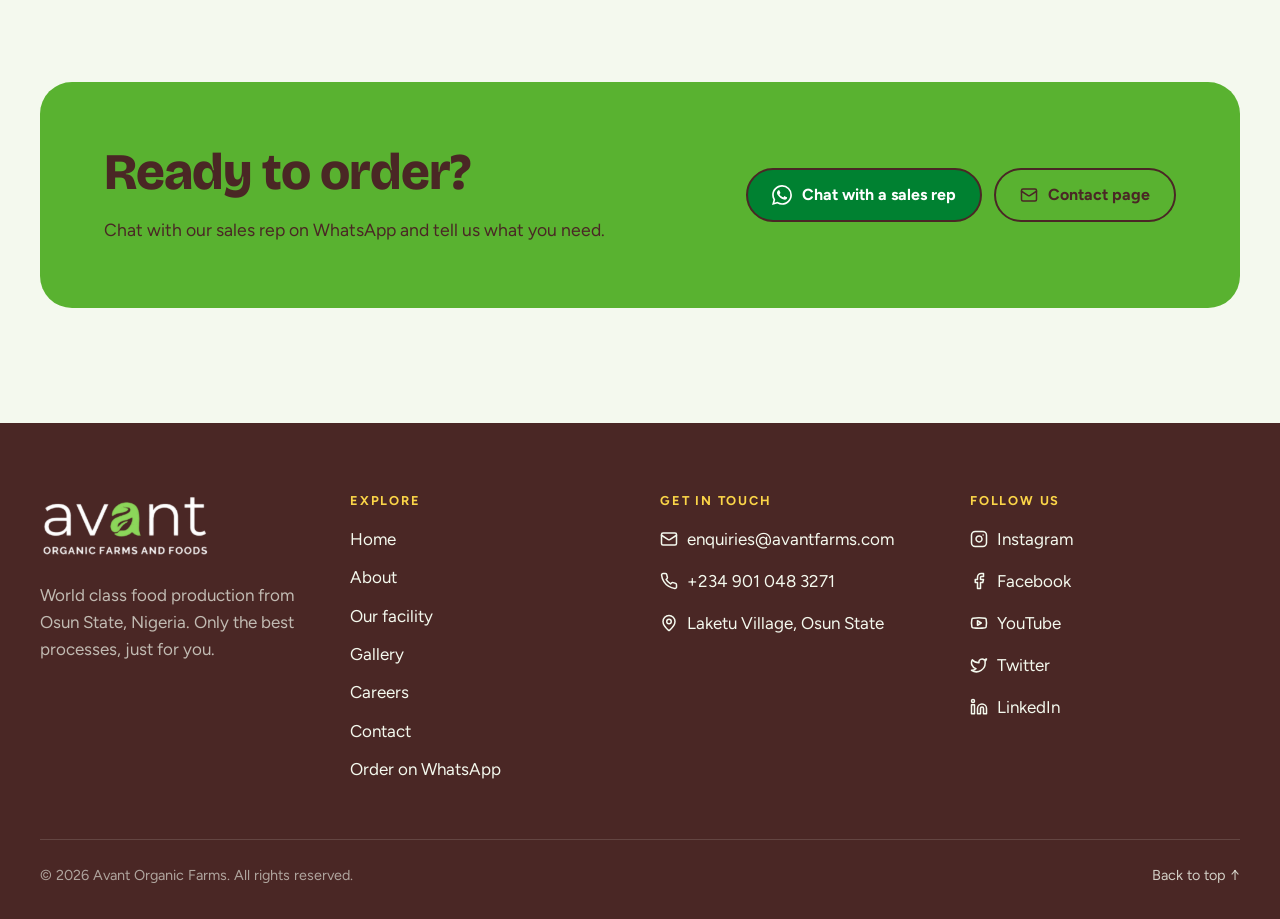
<file: eggs.html>
<!DOCTYPE html>
<html lang="en">


<head>
<meta charset="UTF-8">
<meta name="viewport" content="width=device-width, initial-scale=1">
<title>Fresh Eggs | Avant Organic Farms and Foods</title>
<meta name="description" content="Farm-fresh eggs in Avant-branded packs of different sizes, plus bulk sales. Chat with a sales rep on WhatsApp.">
<meta name="theme-color" content="#4a2725">
<meta name="color-scheme" content="light">
<link rel="icon" type="image/png" href="m/avant-mark.png">
<link rel="preconnect" href="https://fonts.googleapis.com/">
<link rel="preconnect" href="https://fonts.gstatic.com/" crossorigin>
<link href="https://fonts.googleapis.com/css2?family=Bricolage+Grotesque:opsz,wght@12..96,500;12..96,700;12..96,800&amp;family=Figtree:wght@400;500;600;700&amp;display=swap" rel="stylesheet">
<script src="assets/lucide.min.js"></script>
<script>document.documentElement.classList.add('js');</script>
<style>
:root{
  --ink:#4a2725; --ink-2:#3d1f1e; --slate:#7a6360;
  --orange:#59b230; --coral:#008131; --sun:#fbd548;
  --cream:#f4f9ee; --cream-2:#e4f0d9; --paper:#ffffff;
  --line:rgba(74,39,37,.12);
  --display:"Bricolage Grotesque", system-ui, sans-serif;
  --body:"Figtree", system-ui, sans-serif;
  --r-sm:12px; --r-md:20px; --r-lg:32px;
  --shadow:0 1px 2px rgba(74,39,37,.06), 0 12px 32px -12px rgba(74,39,37,.22);
  --ease:cubic-bezier(.22,1,.36,1);
  color-scheme:light;
}
*,*::before,*::after{box-sizing:border-box}
html{scroll-behavior:smooth;-webkit-text-size-adjust:100%}
body{margin:0;font-family:var(--body);font-size:1.0625rem;line-height:1.6;color:var(--ink);background:var(--cream);-webkit-font-smoothing:antialiased}
img{max-width:100%;display:block}
a{color:inherit}
h1,h2,h3{font-family:var(--display);line-height:1.05;letter-spacing:-.02em;margin:0;font-weight:800}
p{margin:0}
:focus-visible{outline:3px solid var(--orange);outline-offset:3px;border-radius:6px}
.skip{position:absolute;left:1rem;top:-4rem;background:var(--ink);color:#fff;padding:.7rem 1rem;border-radius:10px;z-index:200;text-decoration:none;font-weight:600;transition:top .2s}
.skip:focus{top:1rem}
.wrap{width:min(1200px,100% - 2.5rem);margin-inline:auto}
.eyebrow{display:inline-flex;align-items:center;gap:.5rem;font-weight:700;font-size:.8rem;letter-spacing:.14em;text-transform:uppercase;color:var(--coral)}
.eyebrow svg{width:16px;height:16px}
section{padding-block:clamp(4.5rem,9vw,8rem)}
.section-head{display:grid;gap:1rem;max-width:44rem;margin-bottom:clamp(2.5rem,5vw,4rem)}
.section-head h2{font-size:clamp(2.2rem,5vw,3.6rem)}
.section-head p{color:var(--slate);font-size:1.125rem}

/* Buttons */
.btn{--bg:var(--ink);--fg:#fff;display:inline-flex;align-items:center;gap:.6rem;padding:.95rem 1.5rem;border-radius:999px;background:var(--bg);color:var(--fg);font:700 1rem/1 var(--body);text-decoration:none;border:2px solid var(--bg);cursor:pointer;transition:transform .25s var(--ease),box-shadow .25s var(--ease),background-color .2s}
.btn svg{width:18px;height:18px;transition:transform .25s var(--ease)}
.btn:hover{transform:translateY(-2px);box-shadow:0 10px 24px -10px rgba(74,39,37,.55)}
.btn:hover svg{transform:translateX(3px)}
.btn:active{transform:translateY(0) scale(.97);box-shadow:none}
.btn--orange{--bg:var(--orange);--fg:var(--ink)}
.btn--ghost{background:transparent;color:var(--ink)}
.btn--ghost:hover{background:var(--ink);color:#fff}

/* Hero */
.hero{padding-block:clamp(2.5rem,6vw,5rem) clamp(4rem,8vw,6rem);position:relative;overflow:hidden}
.hero__grid{display:grid;gap:3rem;align-items:center}
@media (min-width:960px){.hero__grid{grid-template-columns:1.05fr .95fr}}
.hero h1{font-size:clamp(2.75rem,7vw,5.6rem);margin-block:1.1rem 1.5rem}
.hero h1 .hl{position:relative;white-space:nowrap;color:var(--coral)}
.hero h1 .hl::after{content:"";position:absolute;left:-.04em;right:-.04em;bottom:.04em;height:.22em;background:var(--sun);z-index:-1;border-radius:4px;transform-origin:left;animation:swipe 1s .5s var(--ease) both}
@keyframes swipe{from{transform:scaleX(0)}to{transform:scaleX(1)}}
.hero__lead{font-size:clamp(1.1rem,1.6vw,1.3rem);color:var(--slate);max-width:34rem}
.hero__ctas{display:flex;flex-wrap:wrap;gap:.8rem;margin-top:2.2rem}
.hero__trust{display:flex;flex-wrap:wrap;gap:1.4rem;margin-top:2.4rem;color:var(--slate);font-weight:600;font-size:.95rem}
.hero__trust span{display:inline-flex;align-items:center;gap:.45rem}
.hero__trust svg{width:18px;height:18px;color:var(--coral)}
.hero__media{position:relative;aspect-ratio:5/5.4}
.hero__photo{position:absolute;inset:0 0 0 8%;border-radius:var(--r-lg) var(--r-lg) var(--r-lg) 140px;overflow:hidden;box-shadow:var(--shadow);background:var(--cream-2)}
.hero__photo img{width:100%;height:100%;object-fit:cover}
.hero__blob{position:absolute;width:62%;aspect-ratio:1;border-radius:50%;background:var(--sun);right:-14%;top:-10%;z-index:-1}
.hero__badge{position:absolute;left:0;bottom:12%;background:var(--paper);border-radius:var(--r-md);padding:1rem 1.2rem;display:flex;gap:.9rem;align-items:center;box-shadow:var(--shadow);animation:bob 5s ease-in-out infinite}
.hero__badge .ic{width:46px;height:46px;border-radius:14px;background:var(--orange);display:grid;place-items:center;color:var(--ink)}
.hero__badge strong{display:block;font-family:var(--display);font-size:1.4rem;line-height:1}
.hero__badge small{color:var(--slate);font-weight:600}
.hero__sticker{position:absolute;right:4%;bottom:-4%;width:118px;aspect-ratio:1;border-radius:50%;background:var(--ink);color:var(--sun);display:grid;place-items:center;text-align:center;font:800 .95rem/1.1 var(--display);transform:rotate(-12deg);box-shadow:var(--shadow);padding:1rem}
@keyframes bob{50%{transform:translateY(-10px)}}

/* Marquee */
.marquee{background:var(--ink);color:var(--cream);padding-block:1.1rem;overflow:hidden}
.marquee__track{display:flex;gap:2.5rem;width:max-content;animation:marquee 32s linear infinite}
.marquee span{display:inline-flex;align-items:center;gap:2.5rem;font:700 clamp(1.1rem,2vw,1.5rem)/1 var(--display);white-space:nowrap}
.marquee svg{width:22px;height:22px;color:var(--sun)}
@keyframes marquee{to{transform:translateX(-50%)}}

/* Aisles */
.aisles__grid{display:grid;gap:1.25rem;grid-template-columns:repeat(auto-fit,minmax(min(100%,250px),1fr))}
.aisle{position:relative;border-radius:var(--r-md);overflow:hidden;aspect-ratio:3/4;background:var(--cream-2);isolation:isolate;box-shadow:var(--shadow)}
.aisle img{width:100%;height:100%;object-fit:cover;transition:transform .7s var(--ease)}
.aisle::after{content:"";position:absolute;inset:0;background:linear-gradient(180deg,transparent 40%,rgba(74,39,37,.88));z-index:0}
.aisle:hover img{transform:scale(1.06)}
.aisle__body{position:absolute;inset:auto 0 0 0;padding:1.4rem;color:#fff;z-index:1}
.aisle__body .tag{display:inline-grid;place-items:center;width:42px;height:42px;border-radius:12px;background:var(--sun);color:var(--ink);margin-bottom:.9rem;transition:transform .35s var(--ease)}
.aisle:hover .tag{transform:rotate(-10deg) scale(1.08)}
.aisle__body h3{font-size:1.6rem;margin-bottom:.35rem}
.aisle__body p{font-size:.95rem;opacity:.88}

/* Story */
.story{background:var(--paper)}
.story__grid{display:grid;gap:3rem;align-items:center}
@media (min-width:900px){.story__grid{grid-template-columns:.9fr 1.1fr}}
.story__img{border-radius:var(--r-lg);overflow:hidden;aspect-ratio:4/3;box-shadow:var(--shadow);background:var(--cream-2)}
.story__img img{width:100%;height:100%;object-fit:cover}
.story h2{font-size:clamp(2.1rem,4.4vw,3.3rem);margin-block:1rem 1.2rem}
.story p{color:var(--slate);font-size:1.1rem}
.stats{display:grid;grid-template-columns:repeat(3,1fr);gap:1rem;margin-block:2.2rem}
.stat{border-top:3px solid var(--orange);padding-top:.9rem}
.stat strong{display:block;font:800 clamp(1.9rem,4vw,2.8rem)/1 var(--display)}
.stat span{color:var(--slate);font-size:.92rem;font-weight:600}
.values{display:flex;flex-wrap:wrap;gap:.5rem;margin-bottom:2rem}
.values li{list-style:none;padding:.45rem .9rem;border-radius:999px;background:var(--cream);font-weight:600;font-size:.92rem;border:1px solid var(--line)}
.values{padding:0;margin-top:0}

/* Branches */
.branches__bar{display:flex;flex-wrap:wrap;gap:1rem;justify-content:space-between;align-items:end;margin-bottom:2rem}
.field{display:grid;gap:.45rem}
.field > label,.legend{font-weight:700;font-size:.92rem}
.count{color:var(--slate);font-weight:600}
.branch-list{display:grid;gap:1rem;grid-template-columns:repeat(auto-fill,minmax(min(100%,320px),1fr));padding:0;margin:0}
.branch{list-style:none;background:var(--paper);border:1px solid var(--line);border-radius:var(--r-md);padding:1.5rem;display:grid;gap:.9rem;transition:transform .3s var(--ease),box-shadow .3s var(--ease),border-color .3s}
.branch:hover{transform:translateY(-4px);box-shadow:var(--shadow);border-color:transparent}
.branch[hidden]{display:none}
.branch__top{display:flex;align-items:center;justify-content:space-between;gap:1rem}
.branch h3{font-size:1.45rem}
.chip{font-size:.75rem;font-weight:700;padding:.3rem .65rem;border-radius:999px;background:var(--cream);color:var(--slate);white-space:nowrap}
.branch address{font-style:normal;color:var(--slate);display:flex;gap:.6rem}
.branch address svg{flex:none;width:20px;height:20px;color:var(--coral);margin-top:.15rem}
.branch a.dir{display:inline-flex;align-items:center;gap:.4rem;font-weight:700;text-decoration:none;color:var(--ink);width:fit-content;border-bottom:2px solid var(--sun);padding-bottom:2px;transition:gap .25s var(--ease)}
.branch a.dir:hover{gap:.7rem}
.branch a.dir svg{width:17px;height:17px}

/* Select (base-select with fallback) */
.select{appearance:none;-webkit-appearance:none;font:600 1rem var(--body);color:var(--ink);background:var(--paper) url("data:image/svg+xml,%3Csvg xmlns='http://www.w3.org/2000/svg' width='20' height='20' viewBox='0 0 24 24' fill='none' stroke='%2359b230' stroke-width='2.5' stroke-linecap='round' stroke-linejoin='round'%3E%3Cpath d='m6 9 6 6 6-6'/%3E%3C/svg%3E") no-repeat right 1rem center;border:2px solid var(--line);border-radius:14px;padding:.85rem 3rem .85rem 1rem;min-width:240px;cursor:pointer;transition:border-color .2s,box-shadow .2s}
.select:hover{border-color:rgba(74,39,37,.3)}
.select:focus-visible{outline:none;border-color:var(--orange);box-shadow:0 0 0 4px rgba(89,178,48,.2)}
@supports (appearance:base-select){
  .select,.select::picker(select){appearance:base-select}
  .select{background-image:none;display:flex;align-items:center;justify-content:space-between;gap:1rem;padding-right:1rem}
  .select::picker-icon{content:"";width:20px;height:20px;background:url("data:image/svg+xml,%3Csvg xmlns='http://www.w3.org/2000/svg' width='20' height='20' viewBox='0 0 24 24' fill='none' stroke='%2359b230' stroke-width='2.5' stroke-linecap='round' stroke-linejoin='round'%3E%3Cpath d='m6 9 6 6 6-6'/%3E%3C/svg%3E") center/contain no-repeat;transition:transform .3s var(--ease)}
  .select:open::picker-icon{transform:rotate(180deg)}
  .select::picker(select){border:1px solid var(--line);border-radius:16px;background:var(--paper);box-shadow:var(--shadow);padding:.4rem;margin-top:.4rem;opacity:0;transform:translateY(-6px);transition:opacity .2s,transform .25s var(--ease),overlay .25s allow-discrete,display .25s allow-discrete}
  .select:open::picker(select){opacity:1;transform:none}
  @starting-style{.select:open::picker(select){opacity:0;transform:translateY(-6px)}}
  .select option{padding:.7rem .9rem;border-radius:10px;font-weight:600;color:var(--ink);display:flex;gap:.6rem;align-items:center;cursor:pointer}
  .select option:hover,.select option:focus-visible{background:var(--cream);outline:none}
  .select option:checked{background:var(--ink);color:#fff}
  .select option::checkmark{color:var(--sun)}
}

/* Rewards */
.rewards{background:var(--ink);color:var(--cream);position:relative;overflow:hidden}
.rewards::before{content:"";position:absolute;width:520px;aspect-ratio:1;border-radius:50%;background:radial-gradient(circle,rgba(251,213,72,.22),transparent 65%);top:-160px;right:-120px}
.rewards__grid{display:grid;gap:3rem;position:relative}
@media (min-width:960px){.rewards__grid{grid-template-columns:1fr 1fr;align-items:start}}
.rewards .eyebrow{color:var(--sun)}
.rewards h2{font-size:clamp(2.3rem,5vw,3.8rem);margin-block:1rem 1.2rem}
.rewards__lead{color:rgba(244,249,238,.78);font-size:1.15rem;max-width:30rem}
.perks{display:grid;gap:1rem;margin:2rem 0;padding:0}
.perks li{list-style:none;display:flex;gap:1rem;align-items:center;font-weight:600}
.perks .ic{flex:none;width:44px;height:44px;border-radius:14px;background:rgba(251,213,72,.14);color:var(--sun);display:grid;place-items:center}
.perks svg{width:22px;height:22px}
.card-visual{display:flex;align-items:center;gap:1rem;background:linear-gradient(135deg,var(--orange),#8bd35f);color:var(--ink);border-radius:var(--r-md);padding:1.2rem 1.4rem;max-width:360px;transform:rotate(-3deg);box-shadow:0 20px 40px -18px rgba(0,0,0,.6);transition:transform .5s var(--ease)}
.card-visual:hover{transform:rotate(0) scale(1.02)}
.card-visual img{width:58px;height:58px;background:#fff;border-radius:14px;padding:6px}
.card-visual strong{font:800 1.25rem/1.1 var(--display);display:block}
.card-visual small{font-weight:600}
.form{background:var(--paper);color:var(--ink);border-radius:var(--r-lg);padding:clamp(1.5rem,4vw,2.5rem);display:grid;gap:1.15rem;box-shadow:0 30px 60px -30px rgba(0,0,0,.6)}
.form h3{font-size:1.7rem}
.form .sub{color:var(--slate);margin-top:-.6rem}
.form .row{display:grid;gap:1.15rem}
@media (min-width:560px){.form .row{grid-template-columns:1fr 1fr}}
.input{font:500 1rem var(--body);color:var(--ink);background:var(--cream);border:2px solid transparent;border-radius:14px;padding:.85rem 1rem;width:100%;transition:border-color .2s,background-color .2s,box-shadow .2s}
.input::placeholder{color:#9a8683}
.input:hover{border-color:var(--line)}
.input:focus-visible{outline:none;background:#fff;border-color:var(--orange);box-shadow:0 0 0 4px rgba(89,178,48,.2)}
.form .select{width:100%;min-width:0;background-color:var(--cream);border-color:transparent}
fieldset{border:0;padding:0;margin:0;display:grid;gap:.6rem}
.choices{display:flex;flex-wrap:wrap;gap:.6rem}
.choice{display:inline-flex;align-items:center;gap:.6rem;padding:.6rem 1rem;border-radius:999px;background:var(--cream);cursor:pointer;font-weight:600;font-size:.95rem;border:2px solid transparent;transition:border-color .2s,background-color .2s}
.choice:has(input:checked){border-color:var(--ink);background:#fff}
.choice input[type=radio]{appearance:none;width:20px;height:20px;border-radius:50%;border:2px solid var(--slate);margin:0;display:grid;place-items:center;transition:border-color .2s;cursor:pointer}
.choice input[type=radio]::before{content:"";width:10px;height:10px;border-radius:50%;background:var(--orange);transform:scale(0);transition:transform .25s var(--ease)}
.choice input[type=radio]:checked{border-color:var(--ink)}
.choice input[type=radio]:checked::before{transform:scale(1)}
.check{display:flex;gap:.75rem;align-items:flex-start;font-size:.95rem;color:var(--slate);cursor:pointer}
.check input{appearance:none;flex:none;width:22px;height:22px;border-radius:7px;border:2px solid var(--slate);margin:.1rem 0 0;display:grid;place-items:center;cursor:pointer;transition:background-color .2s,border-color .2s}
.check input::before{content:"";width:11px;height:6px;border-left:2.5px solid var(--ink);border-bottom:2.5px solid var(--ink);transform:rotate(-45deg) translate(1px,-1px) scale(0);transition:transform .25s var(--ease)}
.check input:checked{background:var(--sun);border-color:var(--sun)}
.check input:checked::before{transform:rotate(-45deg) translate(1px,-1px) scale(1)}
.choice input:focus-visible,.check input:focus-visible{outline:3px solid var(--orange);outline-offset:2px}
.form .btn{justify-content:center;width:100%;padding-block:1.1rem}

/* FAQ */
.faq__grid{display:grid;gap:3rem}
@media (min-width:900px){.faq__grid{grid-template-columns:.8fr 1.2fr}}
.acc{border-top:1px solid var(--line)}
.acc__item{border-bottom:1px solid var(--line)}
.acc__btn{width:100%;display:flex;justify-content:space-between;align-items:center;gap:1rem;background:none;border:0;padding:1.4rem 0;font:700 clamp(1.1rem,2vw,1.3rem)/1.3 var(--display);color:var(--ink);text-align:left;cursor:pointer}
.acc__btn .pm{flex:none;width:38px;height:38px;border-radius:50%;background:var(--paper);border:1px solid var(--line);display:grid;place-items:center;transition:transform .35s var(--ease),background-color .2s}
.acc__btn:hover .pm{background:var(--sun);border-color:var(--sun)}
.acc__btn[aria-expanded=true] .pm{transform:rotate(45deg);background:var(--ink);color:#fff;border-color:var(--ink)}
.acc__btn .pm svg{width:18px;height:18px}
.acc__panel{display:grid;grid-template-rows:1fr;transition:grid-template-rows .4s var(--ease)}
.acc__panel > div{overflow:hidden}
.acc__panel p{color:var(--slate);padding-bottom:1.4rem;max-width:40rem}
.js .acc__panel{grid-template-rows:0fr}
.js .acc__panel.open{grid-template-rows:1fr}

/* Social / CTA */
.cta{padding-top:0}
.cta__box{background:var(--orange);border-radius:var(--r-lg);padding:clamp(2rem,5vw,4rem);display:grid;gap:2rem;align-items:center;position:relative;overflow:hidden}
@media (min-width:860px){.cta__box{grid-template-columns:1.3fr 1fr}}
.cta__box h2{font-size:clamp(2rem,4.4vw,3.2rem)}
.cta__box p{margin-top:1rem;font-size:1.1rem;max-width:32rem}
.socials{display:flex;flex-wrap:wrap;gap:.8rem}
@media (min-width:860px){.socials{justify-content:flex-end}}

/* ---------- About page ---------- */
.crumbs{display:flex;align-items:center;gap:.4rem;font-size:.9rem;font-weight:600;color:var(--slate);margin:0;padding:0;list-style:none}
.crumbs a{text-decoration:none}
.crumbs a:hover{color:var(--coral)}
.crumbs svg{width:15px;height:15px}

/* Timeline */
.journey{background:var(--paper)}
.journey__grid{display:grid;gap:3rem}
@media (min-width:960px){.journey__grid{grid-template-columns:.85fr 1.15fr;align-items:start}.journey__grid .section-head{position:sticky;top:110px}}
.timeline{list-style:none;margin:0;padding:0;position:relative;display:grid;gap:1.25rem}
.timeline::before{content:"";position:absolute;left:23px;top:24px;bottom:24px;width:2px;background:repeating-linear-gradient(to bottom,var(--line) 0 8px,transparent 8px 14px)}
.tl{position:relative;display:grid;grid-template-columns:48px 1fr;gap:1.2rem}
.tl__dot{width:48px;height:48px;border-radius:50%;background:var(--cream);border:2px solid var(--line);display:grid;place-items:center;color:var(--ink);position:relative;z-index:1;transition:background-color .3s,border-color .3s,transform .4s var(--ease)}
.tl__dot svg{width:20px;height:20px}
.tl:hover .tl__dot{background:var(--sun);border-color:var(--sun);transform:scale(1.08)}
.tl:last-child .tl__dot{background:var(--orange);border-color:var(--orange)}
.tl__card{background:var(--cream);border-radius:var(--r-md);padding:1.4rem 1.5rem}
.tl__when{font-weight:700;font-size:.8rem;letter-spacing:.12em;text-transform:uppercase;color:var(--coral)}
.tl__card h3{font-size:1.45rem;margin:.35rem 0 .5rem}
.tl__card p{color:var(--slate)}

/* Founders */
.founders__grid{display:grid;gap:1.25rem;grid-template-columns:repeat(auto-fit,minmax(min(100%,300px),1fr))}
.founder{background:var(--paper);border-radius:var(--r-lg);padding:2rem;display:grid;gap:1.2rem;border:1px solid var(--line);transition:transform .35s var(--ease),box-shadow .35s var(--ease)}
.founder:hover{transform:translateY(-4px);box-shadow:var(--shadow)}
.monogram{width:84px;height:84px;border-radius:26px;display:grid;place-items:center;font:800 2rem/1 var(--display);color:var(--ink);background:var(--sun);transform:rotate(-4deg);transition:transform .4s var(--ease)}
.founder:hover .monogram{transform:rotate(0) scale(1.05)}
.founder:nth-child(2) .monogram{background:var(--orange)}
.founder h3{font-size:1.75rem}
.founder .role{color:var(--coral);font-weight:700;font-size:.92rem;margin-top:.3rem}
.founder p{color:var(--slate)}
.founders__note{background:var(--ink);color:var(--cream);border-radius:var(--r-lg);padding:2rem;display:grid;gap:1rem;align-content:center}
.founders__note svg{width:34px;height:34px;color:var(--sun)}
.founders__note p{font:700 clamp(1.25rem,2.2vw,1.55rem)/1.3 var(--display)}

/* Mission & Vision */
.mv__grid{display:grid;gap:1.25rem}
@media (min-width:900px){.mv__grid{grid-template-columns:1fr 1fr}}
.mv{border-radius:var(--r-lg);padding:clamp(2rem,4vw,3rem);position:relative;overflow:hidden;display:grid;gap:1.1rem;align-content:start}
.mv--mission{background:var(--orange);color:var(--ink)}
.mv--vision{background:var(--ink);color:var(--cream)}
.mv__icon{width:60px;height:60px;border-radius:18px;display:grid;place-items:center;background:rgba(255,255,255,.25)}
.mv--vision .mv__icon{background:rgba(251,213,72,.15);color:var(--sun)}
.mv__icon svg{width:28px;height:28px}
.mv h3{font-size:clamp(2rem,4vw,2.8rem)}
.mv p{font-size:1.12rem;line-height:1.65}
.mv--vision p{color:rgba(244,249,238,.82)}
.mv::after{content:"";position:absolute;width:260px;aspect-ratio:1;border-radius:50%;right:-90px;bottom:-110px;border:44px solid rgba(255,255,255,.12)}
.mv--vision::after{border-color:rgba(251,213,72,.1)}

/* Values */
.values-sec__grid{display:grid;gap:3rem;align-items:start}
@media (min-width:960px){.values-sec__grid{grid-template-columns:.9fr 1.1fr}}
.values-sec__img{border-radius:var(--r-lg);overflow:hidden;aspect-ratio:1;box-shadow:var(--shadow);background:var(--cream-2)}
.values-sec__img img{width:100%;height:100%;object-fit:cover}
.acc__btn .vlead{display:flex;align-items:center;gap:.9rem}
.acc__btn .vic{flex:none;width:42px;height:42px;border-radius:12px;background:var(--cream-2);display:grid;place-items:center;color:var(--coral);transition:background-color .2s}
.acc__btn[aria-expanded=true] .vic{background:var(--sun);color:var(--ink)}
.acc__btn .vic svg{width:20px;height:20px}

/* Promise */
.promise{background:var(--paper)}
.promise__grid{display:grid;gap:1.25rem;grid-template-columns:repeat(auto-fit,minmax(min(100%,240px),1fr))}
.pcard{background:var(--cream);border-radius:var(--r-md);padding:1.75rem;display:grid;gap:.8rem;align-content:start;transition:transform .35s var(--ease),background-color .3s}
.pcard:hover{transform:translateY(-4px);background:var(--cream-2)}
.pcard .ic{width:52px;height:52px;border-radius:16px;background:var(--ink);color:var(--sun);display:grid;place-items:center;transition:transform .4s var(--ease)}
.pcard:hover .ic{transform:rotate(-8deg)}
.pcard .ic svg{width:24px;height:24px}
.pcard h3{font-size:1.35rem}
.pcard p{color:var(--slate)}

/* Branch chips */
.where__list{display:flex;flex-wrap:wrap;gap:.7rem;list-style:none;margin:0;padding:0}
.where__list a{display:inline-flex;align-items:center;gap:.5rem;padding:.8rem 1.2rem;border-radius:999px;background:var(--paper);border:1px solid var(--line);text-decoration:none;font-weight:700;transition:background-color .2s,color .2s,transform .25s var(--ease),border-color .2s}
.where__list a svg{width:17px;height:17px;color:var(--coral);transition:color .2s}
.where__list a:hover{background:var(--ink);color:#fff;border-color:var(--ink);transform:translateY(-2px)}
.where__list a:hover svg{color:var(--sun)}
.where{padding-top:clamp(3rem,6vw,5rem)}

/* Reveal */
.js .reveal{opacity:0;transform:translateY(28px);transition:opacity .8s var(--ease),transform .8s var(--ease);transition-delay:var(--d,0s)}
.js .reveal.in{opacity:1;transform:none}

@media (prefers-reduced-motion:reduce){
  *,*::before,*::after{animation-duration:.01ms!important;animation-iteration-count:1!important;transition-duration:.01ms!important;scroll-behavior:auto!important}
  .js .reveal{opacity:1;transform:none}
  .marquee__track{animation:none}
}
</style>
<link rel="stylesheet" href="assets/extras.css">
</head>
<body>
<a class="skip" href="#main">Skip to content</a>

<!-- hh:shared header aria-current="page" -->
<link href="https://fonts.googleapis.com/css2?family=Bricolage+Grotesque:opsz,wght@12..96,500;12..96,700;12..96,800&amp;family=Figtree:wght@400;500;600;700&amp;display=swap" rel="stylesheet">
<style data-hh-shared-styles="header" data-hh-shared-source="/">
:where(#top) {
  --ink:#4a2725; --ink-2:#3d1f1e; --slate:#7a6360;
  --orange:#59b230; --coral:#008131; --sun:#fbd548;
  --cream:#f4f9ee; --cream-2:#e4f0d9; --paper:#ffffff;
  --line:rgba(74,39,37,.12);
  --display:"Bricolage Grotesque", system-ui, sans-serif;
  --body:"Figtree", system-ui, sans-serif;
  --r-sm:12px; --r-md:20px; --r-lg:32px;
  --shadow:0 1px 2px rgba(74,39,37,.06), 0 12px 32px -12px rgba(74,39,37,.22);
  --ease:cubic-bezier(.22,1,.36,1);}

:where(#top) {font-family:var(--body, "Figtree", system-ui, sans-serif);font-size:1.0625rem;line-height:1.6;color:var(--ink, #4a2725);}

:is(:root):where(#top, #top *) {
  --ink:#4a2725; --ink-2:#3d1f1e; --slate:#7a6360;
  --orange:#59b230; --coral:#008131; --sun:#fbd548;
  --cream:#f4f9ee; --cream-2:#e4f0d9; --paper:#ffffff;
  --line:rgba(74,39,37,.12);
  --display:"Bricolage Grotesque", system-ui, sans-serif;
  --body:"Figtree", system-ui, sans-serif;
  --r-sm:12px; --r-md:20px; --r-lg:32px;
  --shadow:0 1px 2px rgba(74,39,37,.06), 0 12px 32px -12px rgba(74,39,37,.22);
  --ease:cubic-bezier(.22,1,.36,1);
  color-scheme:light;
}

:is(*):where(#top, #top *), :is(*):where(#top, #top *)::before, :is(*):where(#top, #top *)::after {box-sizing:border-box}

:is(img):where(#top, #top *) {max-width:100%;display:block}

:is(a):where(#top, #top *) {color:inherit}

:is(:focus-visible):where(#top, #top *) {outline:3px solid var(--orange, #59b230);outline-offset:3px;border-radius:6px}

:is(.eyebrow svg):where(#top, #top *) {width:16px;height:16px}

:is(.btn svg):where(#top, #top *) {width:18px;height:18px;transition:transform .25s var(--ease, cubic-bezier(.22,1,.36,1))}

:is(.btn:hover svg):where(#top, #top *) {transform:translateX(3px)}

:is(.hero__trust span):where(#top, #top *) {display:inline-flex;align-items:center;gap:.45rem}

:is(.hero__trust svg):where(#top, #top *) {width:18px;height:18px;color:var(--coral)}

:is(.hero__photo img):where(#top, #top *) {width:100%;height:100%;object-fit:cover}

:is(.marquee span):where(#top, #top *) {display:inline-flex;align-items:center;gap:2.5rem;font:700 clamp(1.1rem,2vw,1.5rem)/1 var(--display, "Bricolage Grotesque", system-ui, sans-serif);white-space:nowrap}

:is(.marquee svg):where(#top, #top *) {width:22px;height:22px;color:var(--sun, #fbd548)}

:is(.aisle img):where(#top, #top *) {width:100%;height:100%;object-fit:cover;transition:transform .7s var(--ease, cubic-bezier(.22,1,.36,1))}

:is(.aisle:hover img):where(#top, #top *) {transform:scale(1.06)}

:is(.story__img img):where(#top, #top *) {width:100%;height:100%;object-fit:cover}

:is(.stat span):where(#top, #top *) {color:var(--slate, #7a6360);font-size:.92rem;font-weight:600}

:is(.values li):where(#top, #top *) {list-style:none;padding:.45rem .9rem;border-radius:999px;background:var(--cream, #f4f9ee);font-weight:600;font-size:.92rem;border:1px solid var(--line, rgba(74,39,37,.12))}

:is(.branch address svg):where(#top, #top *) {flex:none;width:20px;height:20px;color:var(--coral);margin-top:.15rem}

:is(.branch a.dir svg):where(#top, #top *) {width:17px;height:17px}

:is(.perks li):where(#top, #top *) {list-style:none;display:flex;gap:1rem;align-items:center;font-weight:600}

:is(.perks svg):where(#top, #top *) {width:22px;height:22px}

:is(.card-visual img):where(#top, #top *) {width:58px;height:58px;background:#fff;border-radius:14px;padding:6px}

:is(.acc__btn .pm svg):where(#top, #top *) {width:18px;height:18px}

:is(.acc__panel > div):where(#top, #top *) {overflow:hidden}

@media (prefers-reduced-motion:reduce) {
  :is(*):where(#top, #top *), :is(*):where(#top, #top *)::before, :is(*):where(#top, #top *)::after {animation-duration:.01ms!important;animation-iteration-count:1!important;transition-duration:.01ms!important;scroll-behavior:auto!important}
}

:is(.hh-footer__brand img):where(#top, #top *) {height:46px;width:auto;background:#f4f9ee;border-radius:12px;padding:6px 10px}

:is(.hh-footer ul):where(#top, #top *) {list-style:none;margin:0;padding:0;display:grid;gap:.7rem}

:is(.hh-footer a):where(#top, #top *) {color:#f4f9ee;text-decoration:none;display:inline-flex;align-items:center;gap:.55rem;transition:color .2s,transform .25s cubic-bezier(.22,1,.36,1)}

:is(.hh-footer a:hover):where(#top, #top *) {color:var(--sun,#fbd548);transform:translateX(3px)}

:is(.hh-footer svg):where(#top, #top *) {width:18px;height:18px;flex:none}

:is(.hh-footer__base a):where(#top, #top *) {color:rgba(244,249,238,.8)}

@media (prefers-reduced-motion:reduce) {
  :is(.hh-footer a):where(#top, #top *) {transition:none}
}
</style><header class="hh-header" id="top">
  <style>
    .hh-header{position:sticky;top:0;z-index:100;background:rgba(244,249,238,.86);backdrop-filter:saturate(1.4) blur(14px);-webkit-backdrop-filter:saturate(1.4) blur(14px);border-bottom:1px solid transparent;transition:border-color .3s,box-shadow .3s}
    .hh-header.scrolled{border-color:rgba(74,39,37,.1);box-shadow:0 8px 24px -18px rgba(74,39,37,.5)}
    .hh-nav{width:min(1200px,100% - 2.5rem);margin-inline:auto;display:flex;align-items:center;justify-content:space-between;gap:1rem;height:78px}
    .hh-logo img{height:52px;width:auto}
    .hh-links{display:flex;align-items:center;gap:.4rem;list-style:none;margin:0;padding:0}
    .hh-links a{position:relative;display:block;padding:.6rem .95rem;border-radius:999px;font:600 1rem "Figtree",system-ui,sans-serif;color:var(--ink,#4a2725);text-decoration:none;transition:background-color .2s}
    .hh-links a:hover{background:rgba(74,39,37,.07)}
    .hh-links a[aria-current=page]{background:var(--ink,#4a2725);color:#fff}
    .hh-links .hh-cta{background:var(--orange,#59b230);color:var(--ink,#4a2725);font-weight:700;margin-left:.4rem;display:inline-flex;align-items:center;gap:.45rem;transition:transform .25s cubic-bezier(.22,1,.36,1)}
    .hh-links .hh-cta:hover{background:var(--orange,#59b230);transform:translateY(-2px)}
    .hh-links .hh-cta svg{width:17px;height:17px}
    .hh-toggle{display:none;width:48px;height:48px;border-radius:14px;border:1px solid rgba(74,39,37,.15);background:#fff;cursor:pointer;place-items:center;color:var(--ink,#4a2725)}
    .hh-toggle span{display:block;width:20px;height:2px;background:currentColor;border-radius:2px;position:relative;transition:background-color .2s}
    .hh-toggle span::before,.hh-toggle span::after{content:"";position:absolute;left:0;width:20px;height:2px;background:currentColor;border-radius:2px;transition:transform .35s cubic-bezier(.22,1,.36,1)}
    .hh-toggle span::before{top:-6px}.hh-toggle span::after{top:6px}
    .hh-toggle[aria-expanded=true] span{background:transparent}
    .hh-toggle[aria-expanded=true] span::before{transform:translateY(6px) rotate(45deg)}
    .hh-toggle[aria-expanded=true] span::after{transform:translateY(-6px) rotate(-45deg)}
    @media (max-width:1020px){
      .hh-toggle{display:grid}
      .hh-menu{position:absolute;left:0;right:0;top:100%;background:var(--cream,#f4f9ee);border-bottom:1px solid rgba(74,39,37,.1);display:grid;grid-template-rows:0fr;transition:grid-template-rows .45s cubic-bezier(.22,1,.36,1)}
      .hh-menu > div{overflow:hidden}
      .hh-menu.open{grid-template-rows:1fr}
      .hh-links{flex-direction:column;align-items:stretch;padding:1rem 1.25rem 1.5rem;gap:.3rem}
      .hh-links a{padding:1rem 1.1rem;font-size:1.15rem;border-radius:14px}
      .hh-links .hh-cta{margin:.5rem 0 0;justify-content:center}
      .hh-menu li{opacity:0;transform:translateY(-8px);transition:opacity .3s,transform .4s cubic-bezier(.22,1,.36,1)}
      .hh-menu.open li{opacity:1;transform:none}
      .hh-menu.open li:nth-child(2){transition-delay:.05s}.hh-menu.open li:nth-child(3){transition-delay:.1s}.hh-menu.open li:nth-child(4){transition-delay:.15s}.hh-menu.open li:nth-child(5){transition-delay:.2s}.hh-menu.open li:nth-child(6){transition-delay:.25s}.hh-menu.open li:nth-child(7){transition-delay:.3s}
      html:not(.js) .hh-menu{position:static;grid-template-rows:1fr}
      html:not(.js) .hh-menu li{opacity:1;transform:none}
      html:not(.js) .hh-toggle{display:none}
      html:not(.js) .hh-nav{height:auto;flex-wrap:wrap;padding-block:.8rem}
    }
    @media (prefers-reduced-motion:reduce){
      .hh-menu,.hh-menu li,.hh-toggle span::before,.hh-toggle span::after{transition:none}
    }
  </style>
  <nav class="hh-nav" aria-label="Main">
    <a class="hh-logo" href="index.html" aria-label="Avant Organic Farms and Foods home">
      <img src="m/avant-logo.png" alt="Avant Organic Farms and Foods" width="144" height="52">
    </a>
    <button class="hh-toggle" type="button" aria-expanded="false" aria-controls="hh-menu" aria-label="Open menu"><span></span></button>
    <div class="hh-menu" id="hh-menu">
      <div>
        <ul class="hh-links">
          <li><a href="index.html">Home</a></li>
          <li><a href="about.html">About</a></li>
          <li><a href="facility.html">Facility</a></li>
          <li><a href="gallery.html">Gallery</a></li>
          <li><a href="careers.html">Careers</a></li>
          <li><a href="contact.html">Contact</a></li>
          <li><a class="hh-cta" href="https://wa.link/3gsqqy" target="_blank" rel="noopener"><i data-lucide="message-circle"></i>Order on WhatsApp</a></li>
        </ul>
      </div>
    </div>
  </nav>
  <script>
    (function(){
      var header=document.currentScript.closest('.hh-header');
      var btn=header.querySelector('.hh-toggle'), menu=header.querySelector('.hh-menu');
      var page=(location.pathname.split('/').pop()||'index.html');
      header.querySelectorAll('.hh-links a:not(.hh-cta)').forEach(function(a){ if(a.getAttribute('href')===page) a.setAttribute('aria-current','page'); });
      function setOpen(o){ btn.setAttribute('aria-expanded',o); btn.setAttribute('aria-label',o?'Close menu':'Open menu'); menu.classList.toggle('open',o); }
      btn.addEventListener('click',function(){ setOpen(btn.getAttribute('aria-expanded')!=='true'); });
      menu.addEventListener('click',function(e){ if(e.target.closest('a')) setOpen(false); });
      document.addEventListener('keydown',function(e){ if(e.key==='Escape' && menu.classList.contains('open')){ setOpen(false); btn.focus(); } });
      window.addEventListener('scroll',function(){ header.classList.toggle('scrolled',scrollY>8); },{passive:true});
    })();
  </script>
</header>

<main id="main">
  <section class="hero" aria-labelledby="page-title">
    <div class="wrap hero__grid">
      <div>
        <ol class="crumbs reveal" aria-label="Breadcrumb">
          <li><a href="index.html">Home</a></li>
          <li aria-hidden="true"><i data-lucide="chevron-right"></i></li>
          <li><a href="index.html#products">Products</a></li>
          <li aria-hidden="true"><i data-lucide="chevron-right"></i></li>
          <li aria-current="page">Fresh eggs</li>
        </ol>
        <h1 id="page-title" class="reveal" style="--d:.08s">Fresh eggs, <span class="hl">straight from our farm.</span></h1>
        <p class="hero__lead reveal" style="--d:.16s">Farm-fresh eggs in Avant-branded packs of different sizes, and bulk sales too.</p>
        <div class="hero__ctas reveal" style="--d:.24s">
          <a class="btn btn--wa" href="https://wa.link/3gsqqy" target="_blank" rel="noopener"><svg class="wa" viewBox="0 0 24 24" aria-hidden="true"><path d="M17.472 14.382c-.297-.149-1.758-.867-2.03-.967-.273-.099-.471-.148-.67.15-.197.297-.767.966-.94 1.164-.173.199-.347.223-.644.075-.297-.15-1.255-.463-2.39-1.475-.883-.788-1.48-1.761-1.653-2.059-.173-.297-.018-.458.13-.606.134-.133.298-.347.446-.52.149-.174.198-.298.298-.497.099-.198.05-.371-.025-.52-.075-.149-.669-1.612-.916-2.207-.242-.579-.487-.5-.669-.51-.173-.008-.371-.01-.57-.01-.198 0-.52.074-.792.372-.272.297-1.04 1.016-1.04 2.479 0 1.462 1.065 2.875 1.213 3.074.149.198 2.096 3.2 5.077 4.487.709.306 1.262.489 1.694.625.712.227 1.36.195 1.871.118.571-.085 1.758-.719 2.006-1.413.248-.694.248-1.289.173-1.413-.074-.124-.272-.198-.57-.347m-5.421 7.403h-.004a9.87 9.87 0 01-5.031-1.378l-.361-.214-3.741.982.998-3.648-.235-.374a9.86 9.86 0 01-1.51-5.26c.001-5.45 4.436-9.884 9.888-9.884 2.64 0 5.122 1.03 6.988 2.898a9.825 9.825 0 012.893 6.994c-.003 5.45-4.437 9.884-9.885 9.884m8.413-18.297A11.815 11.815 0 0012.05 0C5.495 0 .16 5.335.157 11.892c0 2.096.547 4.142 1.588 5.945L.057 24l6.305-1.654a11.882 11.882 0 005.683 1.448h.005c6.554 0 11.89-5.335 11.893-11.893a11.821 11.821 0 00-3.48-8.413Z"/></svg>Chat with a sales rep<span class="sr-only" style="position:absolute;width:1px;height:1px;overflow:hidden;clip:rect(0 0 0 0)"> (opens WhatsApp in a new tab)</span></a>
          <a class="btn btn--ghost" href="#range">See the range<i data-lucide="arrow-down"></i></a>
        </div>
        <p class="noprice reveal" style="--d:.32s"><i data-lucide="message-circle"></i>Talk to a sales rep for availability and ordering.</p>
      </div>
      <div class="hero__media reveal" style="--d:.2s">
        <div class="hero__blob" aria-hidden="true"></div>
        <div class="hero__photo"><img src="m/avant-eggs.jpg" alt="Avant egg trays on a counter in front of a layer house" width="600" height="760" fetchpriority="high"></div>
        <div class="hero__sticker" aria-hidden="true">Farm fresh</div>
      </div>
    </div>
  </section>

  <div class="marquee" aria-hidden="true">
    <div class="marquee__track">
      <span>Branded Egg Pack 6 <img class="sep" src="m/avant-mark.png" alt="" width="26" height="26"> Branded Egg Pack 12 <img class="sep" src="m/avant-mark.png" alt="" width="26" height="26"> Branded Egg Pack 30 <img class="sep" src="m/avant-mark.png" alt="" width="26" height="26"> Bulk eggs <img class="sep" src="m/avant-mark.png" alt="" width="26" height="26"></span>
      <span>Branded Egg Pack 6 <img class="sep" src="m/avant-mark.png" alt="" width="26" height="26"> Branded Egg Pack 12 <img class="sep" src="m/avant-mark.png" alt="" width="26" height="26"> Branded Egg Pack 30 <img class="sep" src="m/avant-mark.png" alt="" width="26" height="26"> Bulk eggs <img class="sep" src="m/avant-mark.png" alt="" width="26" height="26"></span>
    </div>
  </div>

  <section id="range" aria-labelledby="range-title">
    <div class="wrap">
      <div class="section-head">
        <span class="eyebrow reveal"><i data-lucide="egg"></i>Fresh from our farm</span>
        <h2 id="range-title" class="reveal" style="--d:.08s">Farm-fresh eggs, in every size.</h2>
        <p class="reveal" style="--d:.16s">Choose a branded pack size, or ask about bulk sales.</p>
      </div>
      <div class="pgrid pgrid--4">
        <article class="pitem reveal">
          <div class="pitem__img"><img src="m/eggs-small.jpg" alt="Avant Branded Egg Pack 6" loading="lazy" width="800" height="600"><span class="pitem__chip">Pack of 6</span></div>
          <div class="pitem__body">
            <h3>Branded Egg Pack 6</h3>
            <p>Compact 6-egg Avant pack ideal for singles, couples, or light weekly meals.</p>
            <a class="btn btn--wa" href="https://wa.link/3gsqqy" target="_blank" rel="noopener"><svg class="wa" viewBox="0 0 24 24" aria-hidden="true"><path d="M17.472 14.382c-.297-.149-1.758-.867-2.03-.967-.273-.099-.471-.148-.67.15-.197.297-.767.966-.94 1.164-.173.199-.347.223-.644.075-.297-.15-1.255-.463-2.39-1.475-.883-.788-1.48-1.761-1.653-2.059-.173-.297-.018-.458.13-.606.134-.133.298-.347.446-.52.149-.174.198-.298.298-.497.099-.198.05-.371-.025-.52-.075-.149-.669-1.612-.916-2.207-.242-.579-.487-.5-.669-.51-.173-.008-.371-.01-.57-.01-.198 0-.52.074-.792.372-.272.297-1.04 1.016-1.04 2.479 0 1.462 1.065 2.875 1.213 3.074.149.198 2.096 3.2 5.077 4.487.709.306 1.262.489 1.694.625.712.227 1.36.195 1.871.118.571-.085 1.758-.719 2.006-1.413.248-.694.248-1.289.173-1.413-.074-.124-.272-.198-.57-.347m-5.421 7.403h-.004a9.87 9.87 0 01-5.031-1.378l-.361-.214-3.741.982.998-3.648-.235-.374a9.86 9.86 0 01-1.51-5.26c.001-5.45 4.436-9.884 9.888-9.884 2.64 0 5.122 1.03 6.988 2.898a9.825 9.825 0 012.893 6.994c-.003 5.45-4.437 9.884-9.885 9.884m8.413-18.297A11.815 11.815 0 0012.05 0C5.495 0 .16 5.335.157 11.892c0 2.096.547 4.142 1.588 5.945L.057 24l6.305-1.654a11.882 11.882 0 005.683 1.448h.005c6.554 0 11.89-5.335 11.893-11.893a11.821 11.821 0 00-3.48-8.413Z"/></svg>Ask about this<span class="sr-only" style="position:absolute;width:1px;height:1px;overflow:hidden;clip:rect(0 0 0 0)"> (opens WhatsApp in a new tab)</span></a>
          </div>
        </article>
        <article class="pitem reveal">
          <div class="pitem__img"><img src="m/eggs-medium.jpg" alt="Avant Branded Egg Pack 12" loading="lazy" width="800" height="600"><span class="pitem__chip">Pack of 12</span></div>
          <div class="pitem__body">
            <h3>Branded Egg Pack 12</h3>
            <p>A full dozen Avant-branded eggs for everyday cooking and baking.</p>
            <a class="btn btn--wa" href="https://wa.link/3gsqqy" target="_blank" rel="noopener"><svg class="wa" viewBox="0 0 24 24" aria-hidden="true"><path d="M17.472 14.382c-.297-.149-1.758-.867-2.03-.967-.273-.099-.471-.148-.67.15-.197.297-.767.966-.94 1.164-.173.199-.347.223-.644.075-.297-.15-1.255-.463-2.39-1.475-.883-.788-1.48-1.761-1.653-2.059-.173-.297-.018-.458.13-.606.134-.133.298-.347.446-.52.149-.174.198-.298.298-.497.099-.198.05-.371-.025-.52-.075-.149-.669-1.612-.916-2.207-.242-.579-.487-.5-.669-.51-.173-.008-.371-.01-.57-.01-.198 0-.52.074-.792.372-.272.297-1.04 1.016-1.04 2.479 0 1.462 1.065 2.875 1.213 3.074.149.198 2.096 3.2 5.077 4.487.709.306 1.262.489 1.694.625.712.227 1.36.195 1.871.118.571-.085 1.758-.719 2.006-1.413.248-.694.248-1.289.173-1.413-.074-.124-.272-.198-.57-.347m-5.421 7.403h-.004a9.87 9.87 0 01-5.031-1.378l-.361-.214-3.741.982.998-3.648-.235-.374a9.86 9.86 0 01-1.51-5.26c.001-5.45 4.436-9.884 9.888-9.884 2.64 0 5.122 1.03 6.988 2.898a9.825 9.825 0 012.893 6.994c-.003 5.45-4.437 9.884-9.885 9.884m8.413-18.297A11.815 11.815 0 0012.05 0C5.495 0 .16 5.335.157 11.892c0 2.096.547 4.142 1.588 5.945L.057 24l6.305-1.654a11.882 11.882 0 005.683 1.448h.005c6.554 0 11.89-5.335 11.893-11.893a11.821 11.821 0 00-3.48-8.413Z"/></svg>Ask about this<span class="sr-only" style="position:absolute;width:1px;height:1px;overflow:hidden;clip:rect(0 0 0 0)"> (opens WhatsApp in a new tab)</span></a>
          </div>
        </article>
        <article class="pitem reveal">
          <div class="pitem__img"><img src="m/eggs-large.jpg" alt="Avant Branded Egg Pack 30" loading="lazy" width="800" height="600"><span class="pitem__chip">Pack of 30</span></div>
          <div class="pitem__body">
            <h3>Branded Egg Pack 30</h3>
            <p>Full 30-egg tray pack built for larger households and regular stock.</p>
            <a class="btn btn--wa" href="https://wa.link/3gsqqy" target="_blank" rel="noopener"><svg class="wa" viewBox="0 0 24 24" aria-hidden="true"><path d="M17.472 14.382c-.297-.149-1.758-.867-2.03-.967-.273-.099-.471-.148-.67.15-.197.297-.767.966-.94 1.164-.173.199-.347.223-.644.075-.297-.15-1.255-.463-2.39-1.475-.883-.788-1.48-1.761-1.653-2.059-.173-.297-.018-.458.13-.606.134-.133.298-.347.446-.52.149-.174.198-.298.298-.497.099-.198.05-.371-.025-.52-.075-.149-.669-1.612-.916-2.207-.242-.579-.487-.5-.669-.51-.173-.008-.371-.01-.57-.01-.198 0-.52.074-.792.372-.272.297-1.04 1.016-1.04 2.479 0 1.462 1.065 2.875 1.213 3.074.149.198 2.096 3.2 5.077 4.487.709.306 1.262.489 1.694.625.712.227 1.36.195 1.871.118.571-.085 1.758-.719 2.006-1.413.248-.694.248-1.289.173-1.413-.074-.124-.272-.198-.57-.347m-5.421 7.403h-.004a9.87 9.87 0 01-5.031-1.378l-.361-.214-3.741.982.998-3.648-.235-.374a9.86 9.86 0 01-1.51-5.26c.001-5.45 4.436-9.884 9.888-9.884 2.64 0 5.122 1.03 6.988 2.898a9.825 9.825 0 012.893 6.994c-.003 5.45-4.437 9.884-9.885 9.884m8.413-18.297A11.815 11.815 0 0012.05 0C5.495 0 .16 5.335.157 11.892c0 2.096.547 4.142 1.588 5.945L.057 24l6.305-1.654a11.882 11.882 0 005.683 1.448h.005c6.554 0 11.89-5.335 11.893-11.893a11.821 11.821 0 00-3.48-8.413Z"/></svg>Ask about this<span class="sr-only" style="position:absolute;width:1px;height:1px;overflow:hidden;clip:rect(0 0 0 0)"> (opens WhatsApp in a new tab)</span></a>
          </div>
        </article>
        <article class="pitem reveal"><!-- PLACEHOLDER photo: replace m/eggs-bulk.jpg with your own -->
          <div class="pitem__img"><img src="m/eggs-bulk.jpg" alt="A pallet of stacked egg trays" loading="lazy" width="800" height="600"><span class="pitem__chip">Bulk</span></div>
          <div class="pitem__body">
            <h3>Bulk eggs</h3>
            <p>Multi-tray supply for retailers, bakeries, hotels, and events.</p>
            <a class="btn btn--wa" href="https://wa.link/3gsqqy" target="_blank" rel="noopener"><svg class="wa" viewBox="0 0 24 24" aria-hidden="true"><path d="M17.472 14.382c-.297-.149-1.758-.867-2.03-.967-.273-.099-.471-.148-.67.15-.197.297-.767.966-.94 1.164-.173.199-.347.223-.644.075-.297-.15-1.255-.463-2.39-1.475-.883-.788-1.48-1.761-1.653-2.059-.173-.297-.018-.458.13-.606.134-.133.298-.347.446-.52.149-.174.198-.298.298-.497.099-.198.05-.371-.025-.52-.075-.149-.669-1.612-.916-2.207-.242-.579-.487-.5-.669-.51-.173-.008-.371-.01-.57-.01-.198 0-.52.074-.792.372-.272.297-1.04 1.016-1.04 2.479 0 1.462 1.065 2.875 1.213 3.074.149.198 2.096 3.2 5.077 4.487.709.306 1.262.489 1.694.625.712.227 1.36.195 1.871.118.571-.085 1.758-.719 2.006-1.413.248-.694.248-1.289.173-1.413-.074-.124-.272-.198-.57-.347m-5.421 7.403h-.004a9.87 9.87 0 01-5.031-1.378l-.361-.214-3.741.982.998-3.648-.235-.374a9.86 9.86 0 01-1.51-5.26c.001-5.45 4.436-9.884 9.888-9.884 2.64 0 5.122 1.03 6.988 2.898a9.825 9.825 0 012.893 6.994c-.003 5.45-4.437 9.884-9.885 9.884m8.413-18.297A11.815 11.815 0 0012.05 0C5.495 0 .16 5.335.157 11.892c0 2.096.547 4.142 1.588 5.945L.057 24l6.305-1.654a11.882 11.882 0 005.683 1.448h.005c6.554 0 11.89-5.335 11.893-11.893a11.821 11.821 0 00-3.48-8.413Z"/></svg>Ask about this<span class="sr-only" style="position:absolute;width:1px;height:1px;overflow:hidden;clip:rect(0 0 0 0)"> (opens WhatsApp in a new tab)</span></a>
          </div>
        </article>
      </div>
    </div>
  </section>

  <section class="cta" aria-labelledby="cta-title">
    <div class="wrap">
      <div class="cta__box reveal">
        <div><h2 id="cta-title">Ready to order?</h2><p>Chat with our sales rep on WhatsApp and tell us what you need.</p></div>
        <div class="socials"><a class="btn btn--wa" href="https://wa.link/3gsqqy" target="_blank" rel="noopener"><svg class="wa" viewBox="0 0 24 24" aria-hidden="true"><path d="M17.472 14.382c-.297-.149-1.758-.867-2.03-.967-.273-.099-.471-.148-.67.15-.197.297-.767.966-.94 1.164-.173.199-.347.223-.644.075-.297-.15-1.255-.463-2.39-1.475-.883-.788-1.48-1.761-1.653-2.059-.173-.297-.018-.458.13-.606.134-.133.298-.347.446-.52.149-.174.198-.298.298-.497.099-.198.05-.371-.025-.52-.075-.149-.669-1.612-.916-2.207-.242-.579-.487-.5-.669-.51-.173-.008-.371-.01-.57-.01-.198 0-.52.074-.792.372-.272.297-1.04 1.016-1.04 2.479 0 1.462 1.065 2.875 1.213 3.074.149.198 2.096 3.2 5.077 4.487.709.306 1.262.489 1.694.625.712.227 1.36.195 1.871.118.571-.085 1.758-.719 2.006-1.413.248-.694.248-1.289.173-1.413-.074-.124-.272-.198-.57-.347m-5.421 7.403h-.004a9.87 9.87 0 01-5.031-1.378l-.361-.214-3.741.982.998-3.648-.235-.374a9.86 9.86 0 01-1.51-5.26c.001-5.45 4.436-9.884 9.888-9.884 2.64 0 5.122 1.03 6.988 2.898a9.825 9.825 0 012.893 6.994c-.003 5.45-4.437 9.884-9.885 9.884m8.413-18.297A11.815 11.815 0 0012.05 0C5.495 0 .16 5.335.157 11.892c0 2.096.547 4.142 1.588 5.945L.057 24l6.305-1.654a11.882 11.882 0 005.683 1.448h.005c6.554 0 11.89-5.335 11.893-11.893a11.821 11.821 0 00-3.48-8.413Z"/></svg>Chat with a sales rep<span class="sr-only" style="position:absolute;width:1px;height:1px;overflow:hidden;clip:rect(0 0 0 0)"> (opens WhatsApp in a new tab)</span></a><a class="btn btn--ghost" href="contact.html"><i data-lucide="mail"></i>Contact page</a></div>
      </div>
    </div>
  </section>
</main>

<footer class="hh-footer">
  <style>
    .hh-footer{background:var(--ink,#4a2725);color:#f4f9ee;padding:4.5rem 0 2rem;font-family:"Figtree",system-ui,sans-serif}
    .hh-footer__grid{width:min(1200px,100% - 2.5rem);margin-inline:auto;display:grid;gap:2.5rem;grid-template-columns:repeat(auto-fit,minmax(min(100%,220px),1fr))}
    .hh-footer__brand img{height:62px;width:auto}
    .hh-footer__brand p{color:rgba(244,249,238,.7);margin-top:1rem;max-width:20rem;line-height:1.6}
    .hh-footer h2{font:700 .8rem/1 "Figtree",system-ui,sans-serif;letter-spacing:.14em;text-transform:uppercase;color:var(--sun,#fbd548);margin:0 0 1.1rem}
    .hh-footer ul{list-style:none;margin:0;padding:0;display:grid;gap:.7rem}
    .hh-footer a{color:#f4f9ee;text-decoration:none;display:inline-flex;align-items:center;gap:.55rem;transition:color .2s,transform .25s cubic-bezier(.22,1,.36,1)}
    .hh-footer a:hover{color:var(--sun,#fbd548);transform:translateX(3px)}
    .hh-footer svg{width:18px;height:18px;flex:none}
    .hh-footer__base{width:min(1200px,100% - 2.5rem);margin:3.5rem auto 0;padding-top:1.5rem;border-top:1px solid rgba(244,249,238,.14);display:flex;flex-wrap:wrap;justify-content:space-between;gap:1rem;color:rgba(244,249,238,.6);font-size:.9rem}
    .hh-footer__base a{color:rgba(244,249,238,.8)}
    @media (prefers-reduced-motion:reduce){.hh-footer a{transition:none}}
  </style>
  <div class="hh-footer__grid">
    <div class="hh-footer__brand">
      <a href="index.html" aria-label="Avant Organic Farms and Foods home">
        <img src="m/avant-logo-white.png" alt="Avant Organic Farms and Foods" width="171" height="62">
      </a>
      <p>World class food production from Osun State, Nigeria. Only the best processes, just for you.</p>
    </div>
    <nav aria-label="Footer">
      <h2>Explore</h2>
      <ul>
        <li><a href="index.html">Home</a></li>
        <li><a href="about.html">About</a></li>
        <li><a href="facility.html">Our facility</a></li>
        <li><a href="gallery.html">Gallery</a></li>
        <li><a href="careers.html">Careers</a></li>
        <li><a href="contact.html">Contact</a></li>
        <li><a href="https://wa.link/3gsqqy" target="_blank" rel="noopener">Order on WhatsApp</a></li>
      </ul>
    </nav>
    <div>
      <h2>Get in touch</h2>
      <ul>
        <li><a href="mailto:enquiries@avantfarms.com"><i data-lucide="mail"></i>enquiries@avantfarms.com</a></li>
        <li><a href="tel:+2349010483271"><i data-lucide="phone"></i>+234 901 048 3271</a></li>
        <li><a href="https://www.google.com/maps/search/?api=1&amp;query=Klm+32+Ibadan-Iwo+Road+Laketu+Village+Oyo+State+Nigeria" target="_blank" rel="noopener"><i data-lucide="map-pin"></i>Laketu Village, Osun State</a></li>
      </ul>
    </div>
    <div>
      <h2>Follow us</h2>
      <ul>
        <li><a href="https://www.instagram.com/avant_farms/" target="_blank" rel="noopener"><i data-lucide="instagram"></i>Instagram</a></li>
        <li><a href="https://www.facebook.com/avantorganicfarms/" target="_blank" rel="noopener"><i data-lucide="facebook"></i>Facebook</a></li>
        <li><a href="https://www.youtube.com/channel/UCtxFTT4HD_On45kJ44s-YcA" target="_blank" rel="noopener"><i data-lucide="youtube"></i>YouTube</a></li>
        <li><a href="https://twitter.com/Avant_Farms" target="_blank" rel="noopener"><i data-lucide="twitter"></i>Twitter</a></li>
        <li><a href="https://www.linkedin.com/company/avantfarms" target="_blank" rel="noopener"><i data-lucide="linkedin"></i>LinkedIn</a></li>
      </ul>
    </div>
  </div>
  <div class="hh-footer__base">
    <span>&copy; <span data-year>2026</span> Avant Organic Farms. All rights reserved.</span>
    <a href="#top">Back to top &uarr;</a>
  </div>
</footer>

<script>
(function(){
  if (window.lucide) lucide.createIcons();
  document.querySelectorAll('[data-year]').forEach(function(el){ el.textContent = new Date().getFullYear(); });

  // Scroll reveals
  var reduce = matchMedia('(prefers-reduced-motion: reduce)').matches;
  var items = document.querySelectorAll('.reveal');
  if (reduce || !('IntersectionObserver' in window)) {
    items.forEach(function(el){ el.classList.add('in'); });
  } else {
    var io = new IntersectionObserver(function(entries){
      entries.forEach(function(e){ if (e.isIntersecting){ e.target.classList.add('in'); io.unobserve(e.target); } });
    }, { rootMargin: '0px 0px -8% 0px', threshold: 0.12 });
    items.forEach(function(el){ io.observe(el); });
  }

  // Accordion
  document.querySelectorAll('.acc__btn').forEach(function(btn){
    btn.addEventListener('click', function(){
      var open = btn.getAttribute('aria-expanded') === 'true';
      btn.setAttribute('aria-expanded', !open);
      document.getElementById(btn.getAttribute('aria-controls')).classList.toggle('open', !open);
    });
  });


})();
</script>
<script>
(function(){
  // Sends form submissions as an email to the Avant enquiries address.
  // Swap this for a real form endpoint (Formspree, Netlify Forms, your own API) when you are ready.
  document.querySelectorAll('form[data-mailto]').forEach(function(form){
    form.addEventListener('submit', function(e){
      e.preventDefault();
      if (!form.checkValidity()) { form.reportValidity(); return; }
      var lines = [];
      new FormData(form).forEach(function(v, k){
        if (k === 'consent' || String(v).trim() === '') return;
        lines.push(k.replace(/_/g, ' ').replace(/^./, function(c){ return c.toUpperCase(); }) + ': ' + v);
      });
      var to = form.getAttribute('data-mailto');
      var subject = form.getAttribute('data-subject') || 'Website enquiry';
      var note = form.querySelector('[data-form-note]');
      if (!note) {
        note = document.createElement('p');
        note.setAttribute('data-form-note', '');
        note.setAttribute('role', 'status');
        note.style.cssText = 'margin:12px 0 0;font:inherit;color:var(--slate)';
        form.appendChild(note);
      }
      note.textContent = 'Opening your email app. If nothing opens, please write to ' + to + '.';
      window.location.href = 'mailto:' + to + '?subject=' + encodeURIComponent(subject) + '&body=' + encodeURIComponent(lines.join('\n'));
    });
  });
})();
</script>

<a class="wa-float" href="https://wa.link/3gsqqy" target="_blank" rel="noopener" aria-label="Chat with a sales rep on WhatsApp (opens in a new tab)"><svg class="wa" viewBox="0 0 24 24" aria-hidden="true"><path d="M17.472 14.382c-.297-.149-1.758-.867-2.03-.967-.273-.099-.471-.148-.67.15-.197.297-.767.966-.94 1.164-.173.199-.347.223-.644.075-.297-.15-1.255-.463-2.39-1.475-.883-.788-1.48-1.761-1.653-2.059-.173-.297-.018-.458.13-.606.134-.133.298-.347.446-.52.149-.174.198-.298.298-.497.099-.198.05-.371-.025-.52-.075-.149-.669-1.612-.916-2.207-.242-.579-.487-.5-.669-.51-.173-.008-.371-.01-.57-.01-.198 0-.52.074-.792.372-.272.297-1.04 1.016-1.04 2.479 0 1.462 1.065 2.875 1.213 3.074.149.198 2.096 3.2 5.077 4.487.709.306 1.262.489 1.694.625.712.227 1.36.195 1.871.118.571-.085 1.758-.719 2.006-1.413.248-.694.248-1.289.173-1.413-.074-.124-.272-.198-.57-.347m-5.421 7.403h-.004a9.87 9.87 0 01-5.031-1.378l-.361-.214-3.741.982.998-3.648-.235-.374a9.86 9.86 0 01-1.51-5.26c.001-5.45 4.436-9.884 9.888-9.884 2.64 0 5.122 1.03 6.988 2.898a9.825 9.825 0 012.893 6.994c-.003 5.45-4.437 9.884-9.885 9.884m8.413-18.297A11.815 11.815 0 0012.05 0C5.495 0 .16 5.335.157 11.892c0 2.096.547 4.142 1.588 5.945L.057 24l6.305-1.654a11.882 11.882 0 005.683 1.448h.005c6.554 0 11.89-5.335 11.893-11.893a11.821 11.821 0 00-3.48-8.413Z"/></svg></a>
</body>

</html>
</file>
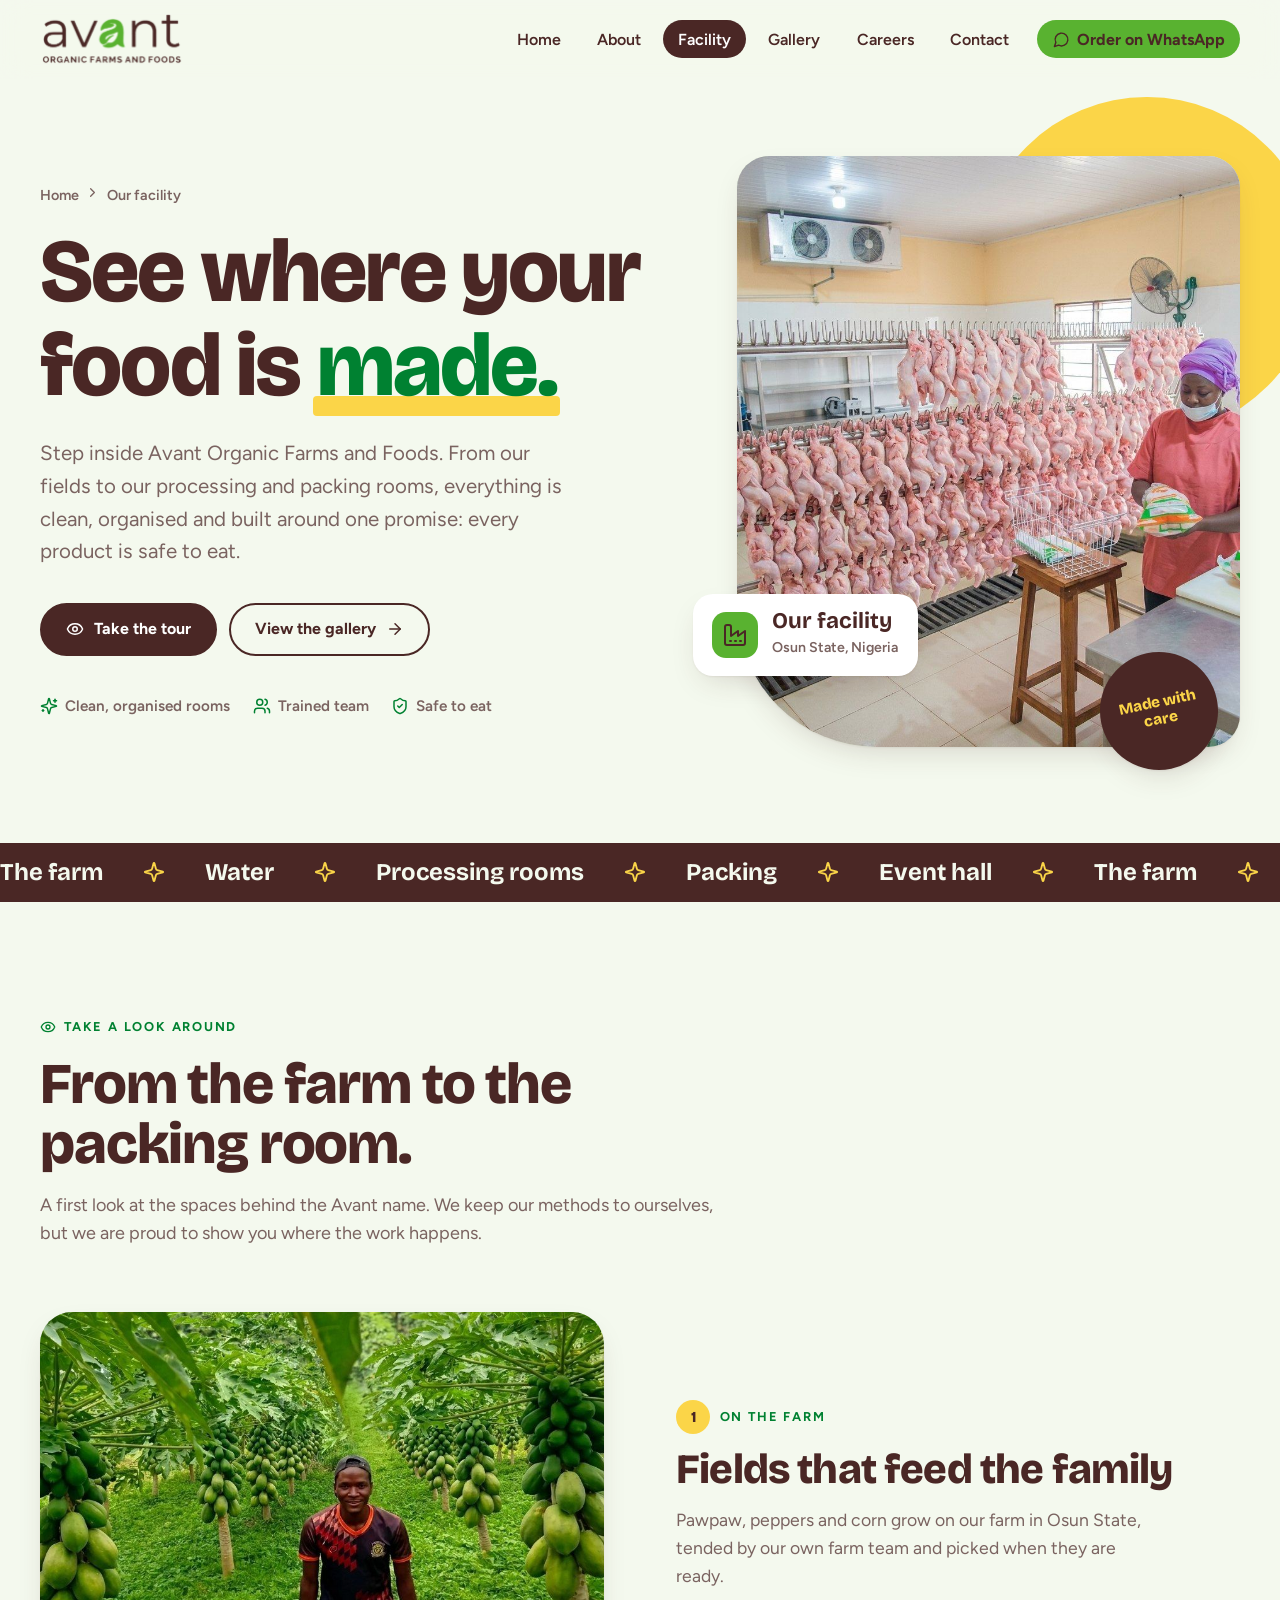
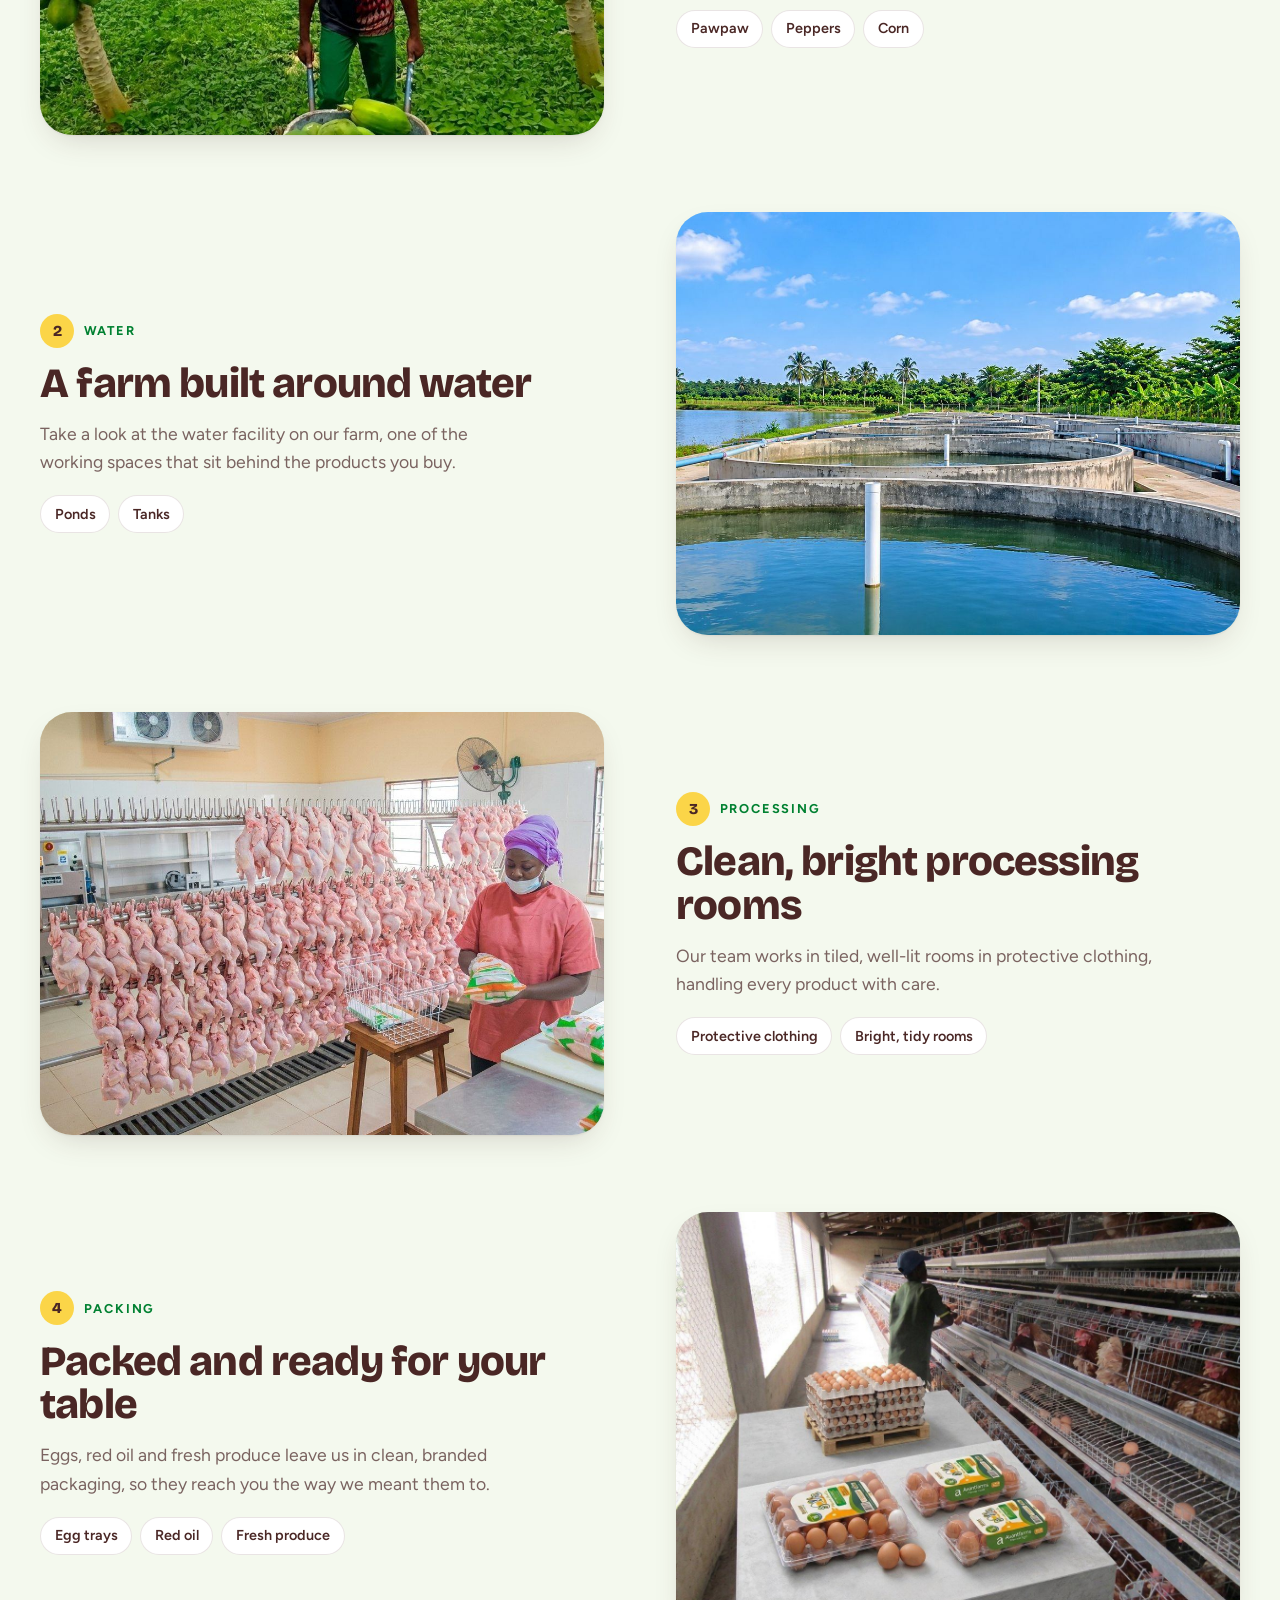
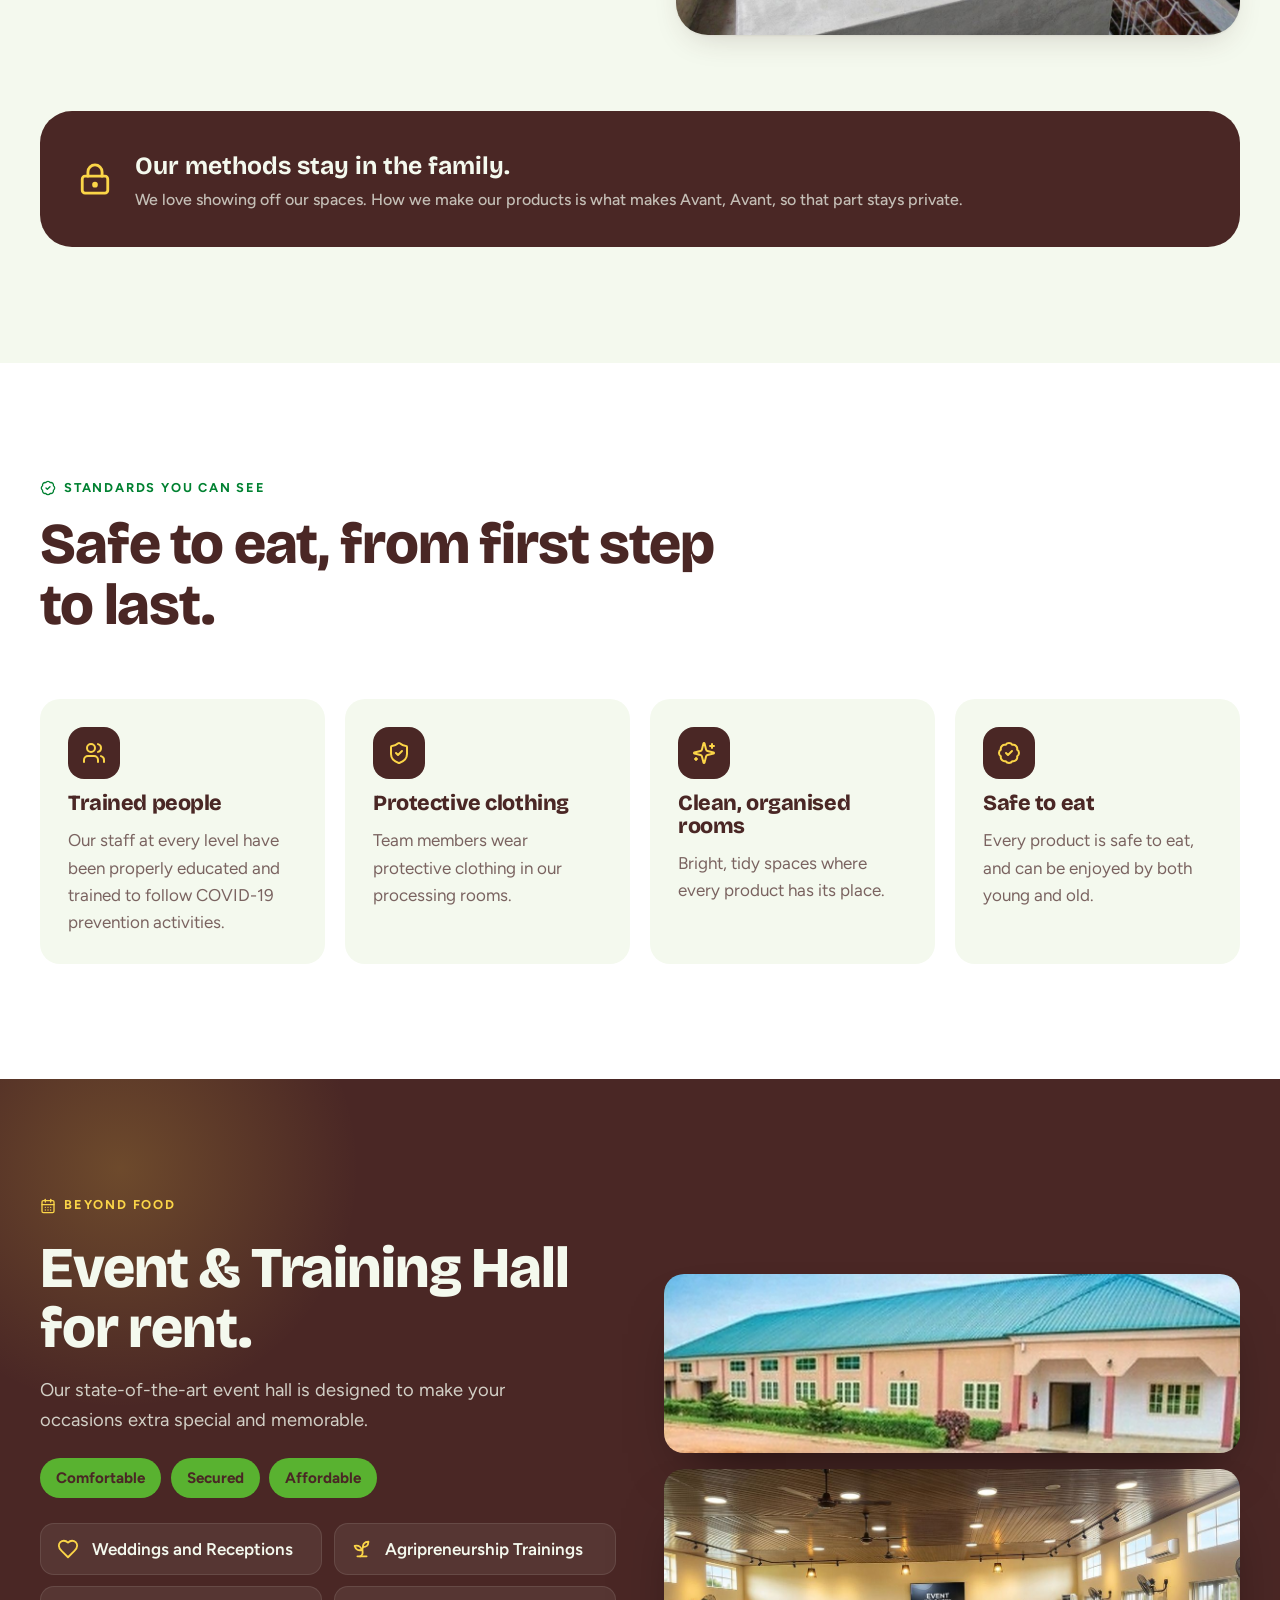
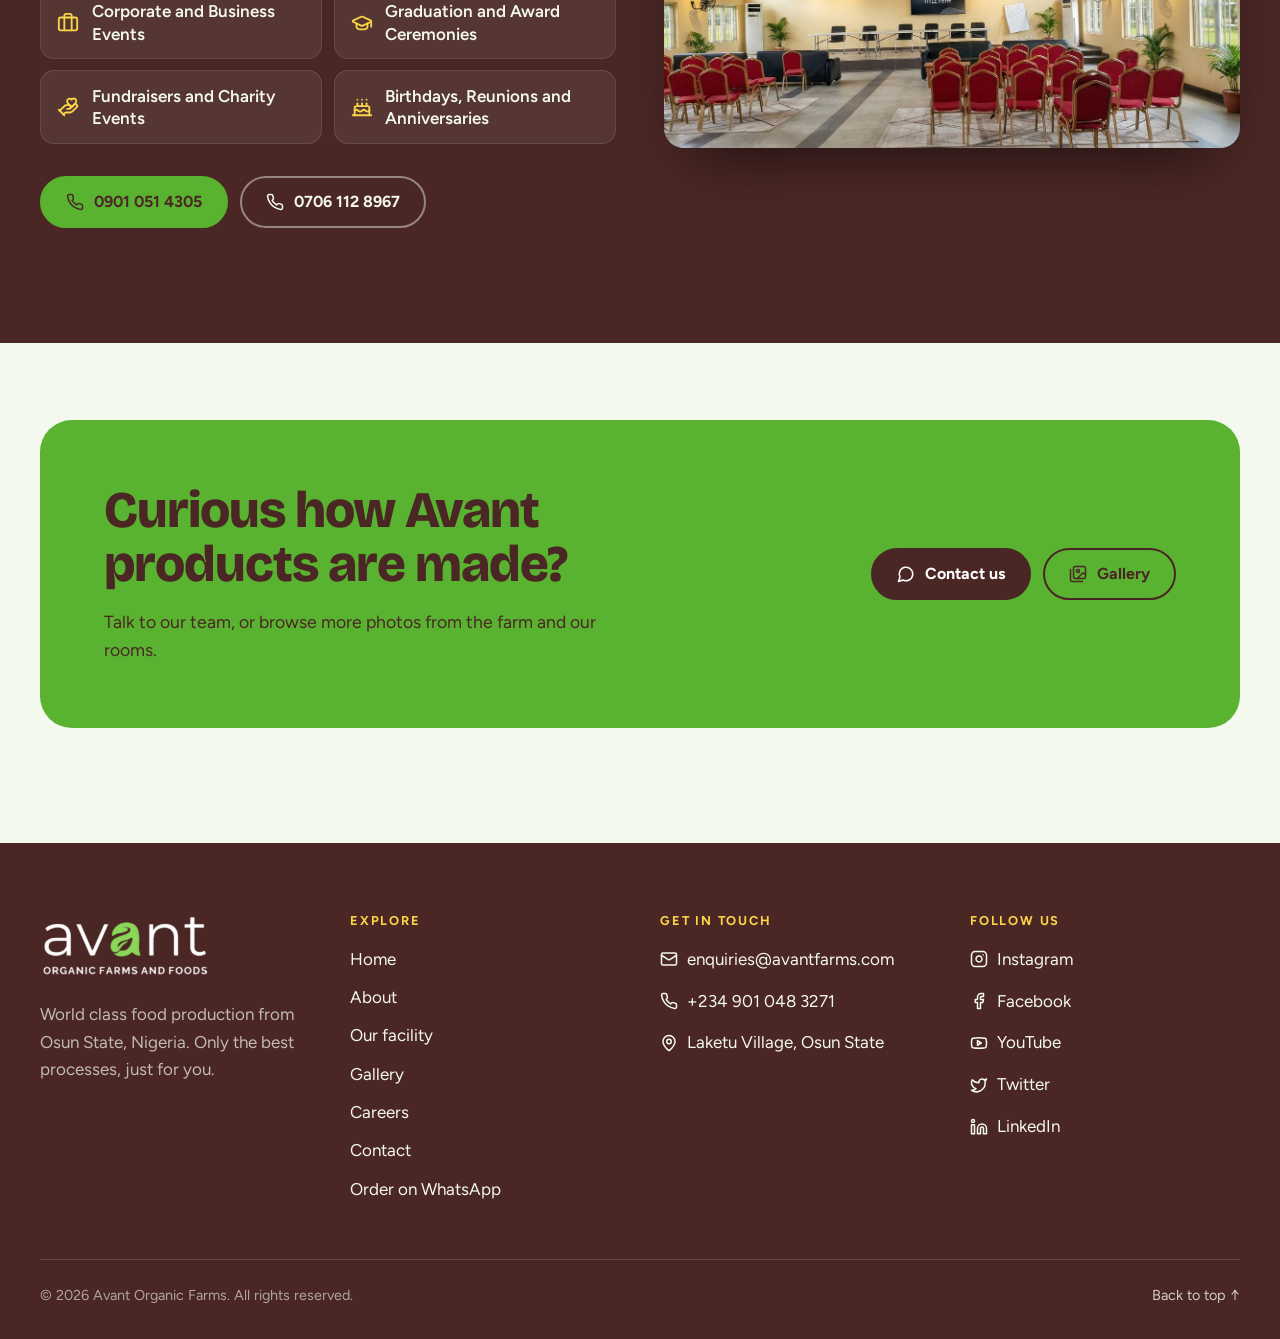
<file: facility.html>
<!DOCTYPE html>
<html lang="en">


<head>
<meta charset="UTF-8">
<meta name="viewport" content="width=device-width, initial-scale=1">
<title>Our Facility | Avant Organic Farms and Foods</title>
<meta name="description" content="Take a look around Avant Organic Farms and Foods: our farm, water facility, processing and packing rooms, and our Event and Training Hall for rent in Osun State, Nigeria.">
<meta name="theme-color" content="#4a2725">
<meta name="color-scheme" content="light">
<link rel="icon" type="image/png" href="m/avant-mark.png">
<link rel="preconnect" href="https://fonts.googleapis.com/">
<link rel="preconnect" href="https://fonts.gstatic.com/" crossorigin>
<link href="https://fonts.googleapis.com/css2?family=Bricolage+Grotesque:opsz,wght@12..96,500;12..96,700;12..96,800&amp;family=Figtree:wght@400;500;600;700&amp;display=swap" rel="stylesheet">
<script src="assets/lucide.min.js"></script>
<script>document.documentElement.classList.add('js');</script>
<style>
:root{
  --ink:#4a2725; --ink-2:#3d1f1e; --slate:#7a6360;
  --orange:#59b230; --coral:#008131; --sun:#fbd548;
  --cream:#f4f9ee; --cream-2:#e4f0d9; --paper:#ffffff;
  --line:rgba(74,39,37,.12);
  --display:"Bricolage Grotesque", system-ui, sans-serif;
  --body:"Figtree", system-ui, sans-serif;
  --r-sm:12px; --r-md:20px; --r-lg:32px;
  --shadow:0 1px 2px rgba(74,39,37,.06), 0 12px 32px -12px rgba(74,39,37,.22);
  --ease:cubic-bezier(.22,1,.36,1);
  color-scheme:light;
}
*,*::before,*::after{box-sizing:border-box}
html{scroll-behavior:smooth;-webkit-text-size-adjust:100%}
body{margin:0;font-family:var(--body);font-size:1.0625rem;line-height:1.6;color:var(--ink);background:var(--cream);-webkit-font-smoothing:antialiased}
img{max-width:100%;display:block}
a{color:inherit}
h1,h2,h3{font-family:var(--display);line-height:1.05;letter-spacing:-.02em;margin:0;font-weight:800}
p{margin:0}
:focus-visible{outline:3px solid var(--orange);outline-offset:3px;border-radius:6px}
.skip{position:absolute;left:1rem;top:-4rem;background:var(--ink);color:#fff;padding:.7rem 1rem;border-radius:10px;z-index:200;text-decoration:none;font-weight:600;transition:top .2s}
.skip:focus{top:1rem}
.wrap{width:min(1200px,100% - 2.5rem);margin-inline:auto}
.eyebrow{display:inline-flex;align-items:center;gap:.5rem;font-weight:700;font-size:.8rem;letter-spacing:.14em;text-transform:uppercase;color:var(--coral)}
.eyebrow svg{width:16px;height:16px}
section{padding-block:clamp(4.5rem,9vw,8rem)}
.section-head{display:grid;gap:1rem;max-width:44rem;margin-bottom:clamp(2.5rem,5vw,4rem)}
.section-head h2{font-size:clamp(2.2rem,5vw,3.6rem)}
.section-head p{color:var(--slate);font-size:1.125rem}

/* Buttons */
.btn{--bg:var(--ink);--fg:#fff;display:inline-flex;align-items:center;gap:.6rem;padding:.95rem 1.5rem;border-radius:999px;background:var(--bg);color:var(--fg);font:700 1rem/1 var(--body);text-decoration:none;border:2px solid var(--bg);cursor:pointer;transition:transform .25s var(--ease),box-shadow .25s var(--ease),background-color .2s}
.btn svg{width:18px;height:18px;transition:transform .25s var(--ease)}
.btn:hover{transform:translateY(-2px);box-shadow:0 10px 24px -10px rgba(74,39,37,.55)}
.btn:hover svg{transform:translateX(3px)}
.btn:active{transform:translateY(0) scale(.97);box-shadow:none}
.btn--orange{--bg:var(--orange);--fg:var(--ink)}
.btn--ghost{background:transparent;color:var(--ink)}
.btn--ghost:hover{background:var(--ink);color:#fff}

/* Hero */
.hero{padding-block:clamp(2.5rem,6vw,5rem) clamp(4rem,8vw,6rem);position:relative;overflow:hidden}
.hero__grid{display:grid;gap:3rem;align-items:center}
@media (min-width:960px){.hero__grid{grid-template-columns:1.05fr .95fr}}
.hero h1{font-size:clamp(2.75rem,7vw,5.6rem);margin-block:1.1rem 1.5rem}
.hero h1 .hl{position:relative;white-space:nowrap;color:var(--coral)}
.hero h1 .hl::after{content:"";position:absolute;left:-.04em;right:-.04em;bottom:.04em;height:.22em;background:var(--sun);z-index:-1;border-radius:4px;transform-origin:left;animation:swipe 1s .5s var(--ease) both}
@keyframes swipe{from{transform:scaleX(0)}to{transform:scaleX(1)}}
.hero__lead{font-size:clamp(1.1rem,1.6vw,1.3rem);color:var(--slate);max-width:34rem}
.hero__ctas{display:flex;flex-wrap:wrap;gap:.8rem;margin-top:2.2rem}
.hero__trust{display:flex;flex-wrap:wrap;gap:1.4rem;margin-top:2.4rem;color:var(--slate);font-weight:600;font-size:.95rem}
.hero__trust span{display:inline-flex;align-items:center;gap:.45rem}
.hero__trust svg{width:18px;height:18px;color:var(--coral)}
.hero__media{position:relative;aspect-ratio:5/5.4}
.hero__photo{position:absolute;inset:0 0 0 8%;border-radius:var(--r-lg) var(--r-lg) var(--r-lg) 140px;overflow:hidden;box-shadow:var(--shadow);background:var(--cream-2)}
.hero__photo img{width:100%;height:100%;object-fit:cover}
.hero__blob{position:absolute;width:62%;aspect-ratio:1;border-radius:50%;background:var(--sun);right:-14%;top:-10%;z-index:-1}
.hero__badge{position:absolute;left:0;bottom:12%;background:var(--paper);border-radius:var(--r-md);padding:1rem 1.2rem;display:flex;gap:.9rem;align-items:center;box-shadow:var(--shadow);animation:bob 5s ease-in-out infinite}
.hero__badge .ic{width:46px;height:46px;border-radius:14px;background:var(--orange);display:grid;place-items:center;color:var(--ink)}
.hero__badge strong{display:block;font-family:var(--display);font-size:1.4rem;line-height:1}
.hero__badge small{color:var(--slate);font-weight:600}
.hero__sticker{position:absolute;right:4%;bottom:-4%;width:118px;aspect-ratio:1;border-radius:50%;background:var(--ink);color:var(--sun);display:grid;place-items:center;text-align:center;font:800 .95rem/1.1 var(--display);transform:rotate(-12deg);box-shadow:var(--shadow);padding:1rem}
@keyframes bob{50%{transform:translateY(-10px)}}

/* Marquee */
.marquee{background:var(--ink);color:var(--cream);padding-block:1.1rem;overflow:hidden}
.marquee__track{display:flex;gap:2.5rem;width:max-content;animation:marquee 32s linear infinite}
.marquee span{display:inline-flex;align-items:center;gap:2.5rem;font:700 clamp(1.1rem,2vw,1.5rem)/1 var(--display);white-space:nowrap}
.marquee svg{width:22px;height:22px;color:var(--sun)}
@keyframes marquee{to{transform:translateX(-50%)}}

/* Aisles */
.aisles__grid{display:grid;gap:1.25rem;grid-template-columns:repeat(auto-fit,minmax(min(100%,250px),1fr))}
.aisle{position:relative;border-radius:var(--r-md);overflow:hidden;aspect-ratio:3/4;background:var(--cream-2);isolation:isolate;box-shadow:var(--shadow)}
.aisle img{width:100%;height:100%;object-fit:cover;transition:transform .7s var(--ease)}
.aisle::after{content:"";position:absolute;inset:0;background:linear-gradient(180deg,transparent 40%,rgba(74,39,37,.88));z-index:0}
.aisle:hover img{transform:scale(1.06)}
.aisle__body{position:absolute;inset:auto 0 0 0;padding:1.4rem;color:#fff;z-index:1}
.aisle__body .tag{display:inline-grid;place-items:center;width:42px;height:42px;border-radius:12px;background:var(--sun);color:var(--ink);margin-bottom:.9rem;transition:transform .35s var(--ease)}
.aisle:hover .tag{transform:rotate(-10deg) scale(1.08)}
.aisle__body h3{font-size:1.6rem;margin-bottom:.35rem}
.aisle__body p{font-size:.95rem;opacity:.88}

/* Story */
.story{background:var(--paper)}
.story__grid{display:grid;gap:3rem;align-items:center}
@media (min-width:900px){.story__grid{grid-template-columns:.9fr 1.1fr}}
.story__img{border-radius:var(--r-lg);overflow:hidden;aspect-ratio:4/3;box-shadow:var(--shadow);background:var(--cream-2)}
.story__img img{width:100%;height:100%;object-fit:cover}
.story h2{font-size:clamp(2.1rem,4.4vw,3.3rem);margin-block:1rem 1.2rem}
.story p{color:var(--slate);font-size:1.1rem}
.stats{display:grid;grid-template-columns:repeat(3,1fr);gap:1rem;margin-block:2.2rem}
.stat{border-top:3px solid var(--orange);padding-top:.9rem}
.stat strong{display:block;font:800 clamp(1.9rem,4vw,2.8rem)/1 var(--display)}
.stat span{color:var(--slate);font-size:.92rem;font-weight:600}
.values{display:flex;flex-wrap:wrap;gap:.5rem;margin-bottom:2rem}
.values li{list-style:none;padding:.45rem .9rem;border-radius:999px;background:var(--cream);font-weight:600;font-size:.92rem;border:1px solid var(--line)}
.values{padding:0;margin-top:0}

/* Branches */
.branches__bar{display:flex;flex-wrap:wrap;gap:1rem;justify-content:space-between;align-items:end;margin-bottom:2rem}
.field{display:grid;gap:.45rem}
.field > label,.legend{font-weight:700;font-size:.92rem}
.count{color:var(--slate);font-weight:600}
.branch-list{display:grid;gap:1rem;grid-template-columns:repeat(auto-fill,minmax(min(100%,320px),1fr));padding:0;margin:0}
.branch{list-style:none;background:var(--paper);border:1px solid var(--line);border-radius:var(--r-md);padding:1.5rem;display:grid;gap:.9rem;transition:transform .3s var(--ease),box-shadow .3s var(--ease),border-color .3s}
.branch:hover{transform:translateY(-4px);box-shadow:var(--shadow);border-color:transparent}
.branch[hidden]{display:none}
.branch__top{display:flex;align-items:center;justify-content:space-between;gap:1rem}
.branch h3{font-size:1.45rem}
.chip{font-size:.75rem;font-weight:700;padding:.3rem .65rem;border-radius:999px;background:var(--cream);color:var(--slate);white-space:nowrap}
.branch address{font-style:normal;color:var(--slate);display:flex;gap:.6rem}
.branch address svg{flex:none;width:20px;height:20px;color:var(--coral);margin-top:.15rem}
.branch a.dir{display:inline-flex;align-items:center;gap:.4rem;font-weight:700;text-decoration:none;color:var(--ink);width:fit-content;border-bottom:2px solid var(--sun);padding-bottom:2px;transition:gap .25s var(--ease)}
.branch a.dir:hover{gap:.7rem}
.branch a.dir svg{width:17px;height:17px}

/* Select (base-select with fallback) */
.select{appearance:none;-webkit-appearance:none;font:600 1rem var(--body);color:var(--ink);background:var(--paper) url("data:image/svg+xml,%3Csvg xmlns='http://www.w3.org/2000/svg' width='20' height='20' viewBox='0 0 24 24' fill='none' stroke='%2359b230' stroke-width='2.5' stroke-linecap='round' stroke-linejoin='round'%3E%3Cpath d='m6 9 6 6 6-6'/%3E%3C/svg%3E") no-repeat right 1rem center;border:2px solid var(--line);border-radius:14px;padding:.85rem 3rem .85rem 1rem;min-width:240px;cursor:pointer;transition:border-color .2s,box-shadow .2s}
.select:hover{border-color:rgba(74,39,37,.3)}
.select:focus-visible{outline:none;border-color:var(--orange);box-shadow:0 0 0 4px rgba(89,178,48,.2)}
@supports (appearance:base-select){
  .select,.select::picker(select){appearance:base-select}
  .select{background-image:none;display:flex;align-items:center;justify-content:space-between;gap:1rem;padding-right:1rem}
  .select::picker-icon{content:"";width:20px;height:20px;background:url("data:image/svg+xml,%3Csvg xmlns='http://www.w3.org/2000/svg' width='20' height='20' viewBox='0 0 24 24' fill='none' stroke='%2359b230' stroke-width='2.5' stroke-linecap='round' stroke-linejoin='round'%3E%3Cpath d='m6 9 6 6 6-6'/%3E%3C/svg%3E") center/contain no-repeat;transition:transform .3s var(--ease)}
  .select:open::picker-icon{transform:rotate(180deg)}
  .select::picker(select){border:1px solid var(--line);border-radius:16px;background:var(--paper);box-shadow:var(--shadow);padding:.4rem;margin-top:.4rem;opacity:0;transform:translateY(-6px);transition:opacity .2s,transform .25s var(--ease),overlay .25s allow-discrete,display .25s allow-discrete}
  .select:open::picker(select){opacity:1;transform:none}
  @starting-style{.select:open::picker(select){opacity:0;transform:translateY(-6px)}}
  .select option{padding:.7rem .9rem;border-radius:10px;font-weight:600;color:var(--ink);display:flex;gap:.6rem;align-items:center;cursor:pointer}
  .select option:hover,.select option:focus-visible{background:var(--cream);outline:none}
  .select option:checked{background:var(--ink);color:#fff}
  .select option::checkmark{color:var(--sun)}
}

/* Rewards */
.rewards{background:var(--ink);color:var(--cream);position:relative;overflow:hidden}
.rewards::before{content:"";position:absolute;width:520px;aspect-ratio:1;border-radius:50%;background:radial-gradient(circle,rgba(251,213,72,.22),transparent 65%);top:-160px;right:-120px}
.rewards__grid{display:grid;gap:3rem;position:relative}
@media (min-width:960px){.rewards__grid{grid-template-columns:1fr 1fr;align-items:start}}
.rewards .eyebrow{color:var(--sun)}
.rewards h2{font-size:clamp(2.3rem,5vw,3.8rem);margin-block:1rem 1.2rem}
.rewards__lead{color:rgba(244,249,238,.78);font-size:1.15rem;max-width:30rem}
.perks{display:grid;gap:1rem;margin:2rem 0;padding:0}
.perks li{list-style:none;display:flex;gap:1rem;align-items:center;font-weight:600}
.perks .ic{flex:none;width:44px;height:44px;border-radius:14px;background:rgba(251,213,72,.14);color:var(--sun);display:grid;place-items:center}
.perks svg{width:22px;height:22px}
.card-visual{display:flex;align-items:center;gap:1rem;background:linear-gradient(135deg,var(--orange),#8bd35f);color:var(--ink);border-radius:var(--r-md);padding:1.2rem 1.4rem;max-width:360px;transform:rotate(-3deg);box-shadow:0 20px 40px -18px rgba(0,0,0,.6);transition:transform .5s var(--ease)}
.card-visual:hover{transform:rotate(0) scale(1.02)}
.card-visual img{width:58px;height:58px;background:#fff;border-radius:14px;padding:6px}
.card-visual strong{font:800 1.25rem/1.1 var(--display);display:block}
.card-visual small{font-weight:600}
.form{background:var(--paper);color:var(--ink);border-radius:var(--r-lg);padding:clamp(1.5rem,4vw,2.5rem);display:grid;gap:1.15rem;box-shadow:0 30px 60px -30px rgba(0,0,0,.6)}
.form h3{font-size:1.7rem}
.form .sub{color:var(--slate);margin-top:-.6rem}
.form .row{display:grid;gap:1.15rem}
@media (min-width:560px){.form .row{grid-template-columns:1fr 1fr}}
.input{font:500 1rem var(--body);color:var(--ink);background:var(--cream);border:2px solid transparent;border-radius:14px;padding:.85rem 1rem;width:100%;transition:border-color .2s,background-color .2s,box-shadow .2s}
.input::placeholder{color:#9a8683}
.input:hover{border-color:var(--line)}
.input:focus-visible{outline:none;background:#fff;border-color:var(--orange);box-shadow:0 0 0 4px rgba(89,178,48,.2)}
.form .select{width:100%;min-width:0;background-color:var(--cream);border-color:transparent}
fieldset{border:0;padding:0;margin:0;display:grid;gap:.6rem}
.choices{display:flex;flex-wrap:wrap;gap:.6rem}
.choice{display:inline-flex;align-items:center;gap:.6rem;padding:.6rem 1rem;border-radius:999px;background:var(--cream);cursor:pointer;font-weight:600;font-size:.95rem;border:2px solid transparent;transition:border-color .2s,background-color .2s}
.choice:has(input:checked){border-color:var(--ink);background:#fff}
.choice input[type=radio]{appearance:none;width:20px;height:20px;border-radius:50%;border:2px solid var(--slate);margin:0;display:grid;place-items:center;transition:border-color .2s;cursor:pointer}
.choice input[type=radio]::before{content:"";width:10px;height:10px;border-radius:50%;background:var(--orange);transform:scale(0);transition:transform .25s var(--ease)}
.choice input[type=radio]:checked{border-color:var(--ink)}
.choice input[type=radio]:checked::before{transform:scale(1)}
.check{display:flex;gap:.75rem;align-items:flex-start;font-size:.95rem;color:var(--slate);cursor:pointer}
.check input{appearance:none;flex:none;width:22px;height:22px;border-radius:7px;border:2px solid var(--slate);margin:.1rem 0 0;display:grid;place-items:center;cursor:pointer;transition:background-color .2s,border-color .2s}
.check input::before{content:"";width:11px;height:6px;border-left:2.5px solid var(--ink);border-bottom:2.5px solid var(--ink);transform:rotate(-45deg) translate(1px,-1px) scale(0);transition:transform .25s var(--ease)}
.check input:checked{background:var(--sun);border-color:var(--sun)}
.check input:checked::before{transform:rotate(-45deg) translate(1px,-1px) scale(1)}
.choice input:focus-visible,.check input:focus-visible{outline:3px solid var(--orange);outline-offset:2px}
.form .btn{justify-content:center;width:100%;padding-block:1.1rem}

/* FAQ */
.faq__grid{display:grid;gap:3rem}
@media (min-width:900px){.faq__grid{grid-template-columns:.8fr 1.2fr}}
.acc{border-top:1px solid var(--line)}
.acc__item{border-bottom:1px solid var(--line)}
.acc__btn{width:100%;display:flex;justify-content:space-between;align-items:center;gap:1rem;background:none;border:0;padding:1.4rem 0;font:700 clamp(1.1rem,2vw,1.3rem)/1.3 var(--display);color:var(--ink);text-align:left;cursor:pointer}
.acc__btn .pm{flex:none;width:38px;height:38px;border-radius:50%;background:var(--paper);border:1px solid var(--line);display:grid;place-items:center;transition:transform .35s var(--ease),background-color .2s}
.acc__btn:hover .pm{background:var(--sun);border-color:var(--sun)}
.acc__btn[aria-expanded=true] .pm{transform:rotate(45deg);background:var(--ink);color:#fff;border-color:var(--ink)}
.acc__btn .pm svg{width:18px;height:18px}
.acc__panel{display:grid;grid-template-rows:1fr;transition:grid-template-rows .4s var(--ease)}
.acc__panel > div{overflow:hidden}
.acc__panel p{color:var(--slate);padding-bottom:1.4rem;max-width:40rem}
.js .acc__panel{grid-template-rows:0fr}
.js .acc__panel.open{grid-template-rows:1fr}

/* Social / CTA */
.cta{padding-top:0}
.cta__box{background:var(--orange);border-radius:var(--r-lg);padding:clamp(2rem,5vw,4rem);display:grid;gap:2rem;align-items:center;position:relative;overflow:hidden}
@media (min-width:860px){.cta__box{grid-template-columns:1.3fr 1fr}}
.cta__box h2{font-size:clamp(2rem,4.4vw,3.2rem)}
.cta__box p{margin-top:1rem;font-size:1.1rem;max-width:32rem}
.socials{display:flex;flex-wrap:wrap;gap:.8rem}
@media (min-width:860px){.socials{justify-content:flex-end}}

/* ---------- About page ---------- */
.crumbs{display:flex;align-items:center;gap:.4rem;font-size:.9rem;font-weight:600;color:var(--slate);margin:0;padding:0;list-style:none}
.crumbs a{text-decoration:none}
.crumbs a:hover{color:var(--coral)}
.crumbs svg{width:15px;height:15px}

/* Timeline */
.journey{background:var(--paper)}
.journey__grid{display:grid;gap:3rem}
@media (min-width:960px){.journey__grid{grid-template-columns:.85fr 1.15fr;align-items:start}.journey__grid .section-head{position:sticky;top:110px}}
.timeline{list-style:none;margin:0;padding:0;position:relative;display:grid;gap:1.25rem}
.timeline::before{content:"";position:absolute;left:23px;top:24px;bottom:24px;width:2px;background:repeating-linear-gradient(to bottom,var(--line) 0 8px,transparent 8px 14px)}
.tl{position:relative;display:grid;grid-template-columns:48px 1fr;gap:1.2rem}
.tl__dot{width:48px;height:48px;border-radius:50%;background:var(--cream);border:2px solid var(--line);display:grid;place-items:center;color:var(--ink);position:relative;z-index:1;transition:background-color .3s,border-color .3s,transform .4s var(--ease)}
.tl__dot svg{width:20px;height:20px}
.tl:hover .tl__dot{background:var(--sun);border-color:var(--sun);transform:scale(1.08)}
.tl:last-child .tl__dot{background:var(--orange);border-color:var(--orange)}
.tl__card{background:var(--cream);border-radius:var(--r-md);padding:1.4rem 1.5rem}
.tl__when{font-weight:700;font-size:.8rem;letter-spacing:.12em;text-transform:uppercase;color:var(--coral)}
.tl__card h3{font-size:1.45rem;margin:.35rem 0 .5rem}
.tl__card p{color:var(--slate)}

/* Founders */
.founders__grid{display:grid;gap:1.25rem;grid-template-columns:repeat(auto-fit,minmax(min(100%,300px),1fr))}
.founder{background:var(--paper);border-radius:var(--r-lg);padding:2rem;display:grid;gap:1.2rem;border:1px solid var(--line);transition:transform .35s var(--ease),box-shadow .35s var(--ease)}
.founder:hover{transform:translateY(-4px);box-shadow:var(--shadow)}
.monogram{width:84px;height:84px;border-radius:26px;display:grid;place-items:center;font:800 2rem/1 var(--display);color:var(--ink);background:var(--sun);transform:rotate(-4deg);transition:transform .4s var(--ease)}
.founder:hover .monogram{transform:rotate(0) scale(1.05)}
.founder:nth-child(2) .monogram{background:var(--orange)}
.founder h3{font-size:1.75rem}
.founder .role{color:var(--coral);font-weight:700;font-size:.92rem;margin-top:.3rem}
.founder p{color:var(--slate)}
.founders__note{background:var(--ink);color:var(--cream);border-radius:var(--r-lg);padding:2rem;display:grid;gap:1rem;align-content:center}
.founders__note svg{width:34px;height:34px;color:var(--sun)}
.founders__note p{font:700 clamp(1.25rem,2.2vw,1.55rem)/1.3 var(--display)}

/* Mission & Vision */
.mv__grid{display:grid;gap:1.25rem}
@media (min-width:900px){.mv__grid{grid-template-columns:1fr 1fr}}
.mv{border-radius:var(--r-lg);padding:clamp(2rem,4vw,3rem);position:relative;overflow:hidden;display:grid;gap:1.1rem;align-content:start}
.mv--mission{background:var(--orange);color:var(--ink)}
.mv--vision{background:var(--ink);color:var(--cream)}
.mv__icon{width:60px;height:60px;border-radius:18px;display:grid;place-items:center;background:rgba(255,255,255,.25)}
.mv--vision .mv__icon{background:rgba(251,213,72,.15);color:var(--sun)}
.mv__icon svg{width:28px;height:28px}
.mv h3{font-size:clamp(2rem,4vw,2.8rem)}
.mv p{font-size:1.12rem;line-height:1.65}
.mv--vision p{color:rgba(244,249,238,.82)}
.mv::after{content:"";position:absolute;width:260px;aspect-ratio:1;border-radius:50%;right:-90px;bottom:-110px;border:44px solid rgba(255,255,255,.12)}
.mv--vision::after{border-color:rgba(251,213,72,.1)}

/* Values */
.values-sec__grid{display:grid;gap:3rem;align-items:start}
@media (min-width:960px){.values-sec__grid{grid-template-columns:.9fr 1.1fr}}
.values-sec__img{border-radius:var(--r-lg);overflow:hidden;aspect-ratio:1;box-shadow:var(--shadow);background:var(--cream-2)}
.values-sec__img img{width:100%;height:100%;object-fit:cover}
.acc__btn .vlead{display:flex;align-items:center;gap:.9rem}
.acc__btn .vic{flex:none;width:42px;height:42px;border-radius:12px;background:var(--cream-2);display:grid;place-items:center;color:var(--coral);transition:background-color .2s}
.acc__btn[aria-expanded=true] .vic{background:var(--sun);color:var(--ink)}
.acc__btn .vic svg{width:20px;height:20px}

/* Promise */
.promise{background:var(--paper)}
.promise__grid{display:grid;gap:1.25rem;grid-template-columns:repeat(auto-fit,minmax(min(100%,240px),1fr))}
.pcard{background:var(--cream);border-radius:var(--r-md);padding:1.75rem;display:grid;gap:.8rem;align-content:start;transition:transform .35s var(--ease),background-color .3s}
.pcard:hover{transform:translateY(-4px);background:var(--cream-2)}
.pcard .ic{width:52px;height:52px;border-radius:16px;background:var(--ink);color:var(--sun);display:grid;place-items:center;transition:transform .4s var(--ease)}
.pcard:hover .ic{transform:rotate(-8deg)}
.pcard .ic svg{width:24px;height:24px}
.pcard h3{font-size:1.35rem}
.pcard p{color:var(--slate)}

/* Branch chips */
.where__list{display:flex;flex-wrap:wrap;gap:.7rem;list-style:none;margin:0;padding:0}
.where__list a{display:inline-flex;align-items:center;gap:.5rem;padding:.8rem 1.2rem;border-radius:999px;background:var(--paper);border:1px solid var(--line);text-decoration:none;font-weight:700;transition:background-color .2s,color .2s,transform .25s var(--ease),border-color .2s}
.where__list a svg{width:17px;height:17px;color:var(--coral);transition:color .2s}
.where__list a:hover{background:var(--ink);color:#fff;border-color:var(--ink);transform:translateY(-2px)}
.where__list a:hover svg{color:var(--sun)}
.where{padding-top:clamp(3rem,6vw,5rem)}

/* Reveal */
.js .reveal{opacity:0;transform:translateY(28px);transition:opacity .8s var(--ease),transform .8s var(--ease);transition-delay:var(--d,0s)}
.js .reveal.in{opacity:1;transform:none}

@media (prefers-reduced-motion:reduce){
  *,*::before,*::after{animation-duration:.01ms!important;animation-iteration-count:1!important;transition-duration:.01ms!important;scroll-behavior:auto!important}
  .js .reveal{opacity:1;transform:none}
  .marquee__track{animation:none}
}
</style>
<link rel="stylesheet" href="assets/extras.css">
</head>
<body>
<a class="skip" href="#main">Skip to content</a>

<!-- hh:shared header aria-current="page" -->
<link href="https://fonts.googleapis.com/css2?family=Bricolage+Grotesque:opsz,wght@12..96,500;12..96,700;12..96,800&amp;family=Figtree:wght@400;500;600;700&amp;display=swap" rel="stylesheet">
<style data-hh-shared-styles="header" data-hh-shared-source="/">
:where(#top) {
  --ink:#4a2725; --ink-2:#3d1f1e; --slate:#7a6360;
  --orange:#59b230; --coral:#008131; --sun:#fbd548;
  --cream:#f4f9ee; --cream-2:#e4f0d9; --paper:#ffffff;
  --line:rgba(74,39,37,.12);
  --display:"Bricolage Grotesque", system-ui, sans-serif;
  --body:"Figtree", system-ui, sans-serif;
  --r-sm:12px; --r-md:20px; --r-lg:32px;
  --shadow:0 1px 2px rgba(74,39,37,.06), 0 12px 32px -12px rgba(74,39,37,.22);
  --ease:cubic-bezier(.22,1,.36,1);}

:where(#top) {font-family:var(--body, "Figtree", system-ui, sans-serif);font-size:1.0625rem;line-height:1.6;color:var(--ink, #4a2725);}

:is(:root):where(#top, #top *) {
  --ink:#4a2725; --ink-2:#3d1f1e; --slate:#7a6360;
  --orange:#59b230; --coral:#008131; --sun:#fbd548;
  --cream:#f4f9ee; --cream-2:#e4f0d9; --paper:#ffffff;
  --line:rgba(74,39,37,.12);
  --display:"Bricolage Grotesque", system-ui, sans-serif;
  --body:"Figtree", system-ui, sans-serif;
  --r-sm:12px; --r-md:20px; --r-lg:32px;
  --shadow:0 1px 2px rgba(74,39,37,.06), 0 12px 32px -12px rgba(74,39,37,.22);
  --ease:cubic-bezier(.22,1,.36,1);
  color-scheme:light;
}

:is(*):where(#top, #top *), :is(*):where(#top, #top *)::before, :is(*):where(#top, #top *)::after {box-sizing:border-box}

:is(img):where(#top, #top *) {max-width:100%;display:block}

:is(a):where(#top, #top *) {color:inherit}

:is(:focus-visible):where(#top, #top *) {outline:3px solid var(--orange, #59b230);outline-offset:3px;border-radius:6px}

:is(.eyebrow svg):where(#top, #top *) {width:16px;height:16px}

:is(.btn svg):where(#top, #top *) {width:18px;height:18px;transition:transform .25s var(--ease, cubic-bezier(.22,1,.36,1))}

:is(.btn:hover svg):where(#top, #top *) {transform:translateX(3px)}

:is(.hero__trust span):where(#top, #top *) {display:inline-flex;align-items:center;gap:.45rem}

:is(.hero__trust svg):where(#top, #top *) {width:18px;height:18px;color:var(--coral)}

:is(.hero__photo img):where(#top, #top *) {width:100%;height:100%;object-fit:cover}

:is(.marquee span):where(#top, #top *) {display:inline-flex;align-items:center;gap:2.5rem;font:700 clamp(1.1rem,2vw,1.5rem)/1 var(--display, "Bricolage Grotesque", system-ui, sans-serif);white-space:nowrap}

:is(.marquee svg):where(#top, #top *) {width:22px;height:22px;color:var(--sun, #fbd548)}

:is(.aisle img):where(#top, #top *) {width:100%;height:100%;object-fit:cover;transition:transform .7s var(--ease, cubic-bezier(.22,1,.36,1))}

:is(.aisle:hover img):where(#top, #top *) {transform:scale(1.06)}

:is(.story__img img):where(#top, #top *) {width:100%;height:100%;object-fit:cover}

:is(.stat span):where(#top, #top *) {color:var(--slate, #7a6360);font-size:.92rem;font-weight:600}

:is(.values li):where(#top, #top *) {list-style:none;padding:.45rem .9rem;border-radius:999px;background:var(--cream, #f4f9ee);font-weight:600;font-size:.92rem;border:1px solid var(--line, rgba(74,39,37,.12))}

:is(.branch address svg):where(#top, #top *) {flex:none;width:20px;height:20px;color:var(--coral);margin-top:.15rem}

:is(.branch a.dir svg):where(#top, #top *) {width:17px;height:17px}

:is(.perks li):where(#top, #top *) {list-style:none;display:flex;gap:1rem;align-items:center;font-weight:600}

:is(.perks svg):where(#top, #top *) {width:22px;height:22px}

:is(.card-visual img):where(#top, #top *) {width:58px;height:58px;background:#fff;border-radius:14px;padding:6px}

:is(.acc__btn .pm svg):where(#top, #top *) {width:18px;height:18px}

:is(.acc__panel > div):where(#top, #top *) {overflow:hidden}

@media (prefers-reduced-motion:reduce) {
  :is(*):where(#top, #top *), :is(*):where(#top, #top *)::before, :is(*):where(#top, #top *)::after {animation-duration:.01ms!important;animation-iteration-count:1!important;transition-duration:.01ms!important;scroll-behavior:auto!important}
}

:is(.hh-footer__brand img):where(#top, #top *) {height:46px;width:auto;background:#f4f9ee;border-radius:12px;padding:6px 10px}

:is(.hh-footer ul):where(#top, #top *) {list-style:none;margin:0;padding:0;display:grid;gap:.7rem}

:is(.hh-footer a):where(#top, #top *) {color:#f4f9ee;text-decoration:none;display:inline-flex;align-items:center;gap:.55rem;transition:color .2s,transform .25s cubic-bezier(.22,1,.36,1)}

:is(.hh-footer a:hover):where(#top, #top *) {color:var(--sun,#fbd548);transform:translateX(3px)}

:is(.hh-footer svg):where(#top, #top *) {width:18px;height:18px;flex:none}

:is(.hh-footer__base a):where(#top, #top *) {color:rgba(244,249,238,.8)}

@media (prefers-reduced-motion:reduce) {
  :is(.hh-footer a):where(#top, #top *) {transition:none}
}
</style><header class="hh-header" id="top">
  <style>
    .hh-header{position:sticky;top:0;z-index:100;background:rgba(244,249,238,.86);backdrop-filter:saturate(1.4) blur(14px);-webkit-backdrop-filter:saturate(1.4) blur(14px);border-bottom:1px solid transparent;transition:border-color .3s,box-shadow .3s}
    .hh-header.scrolled{border-color:rgba(74,39,37,.1);box-shadow:0 8px 24px -18px rgba(74,39,37,.5)}
    .hh-nav{width:min(1200px,100% - 2.5rem);margin-inline:auto;display:flex;align-items:center;justify-content:space-between;gap:1rem;height:78px}
    .hh-logo img{height:52px;width:auto}
    .hh-links{display:flex;align-items:center;gap:.4rem;list-style:none;margin:0;padding:0}
    .hh-links a{position:relative;display:block;padding:.6rem .95rem;border-radius:999px;font:600 1rem "Figtree",system-ui,sans-serif;color:var(--ink,#4a2725);text-decoration:none;transition:background-color .2s}
    .hh-links a:hover{background:rgba(74,39,37,.07)}
    .hh-links a[aria-current=page]{background:var(--ink,#4a2725);color:#fff}
    .hh-links .hh-cta{background:var(--orange,#59b230);color:var(--ink,#4a2725);font-weight:700;margin-left:.4rem;display:inline-flex;align-items:center;gap:.45rem;transition:transform .25s cubic-bezier(.22,1,.36,1)}
    .hh-links .hh-cta:hover{background:var(--orange,#59b230);transform:translateY(-2px)}
    .hh-links .hh-cta svg{width:17px;height:17px}
    .hh-toggle{display:none;width:48px;height:48px;border-radius:14px;border:1px solid rgba(74,39,37,.15);background:#fff;cursor:pointer;place-items:center;color:var(--ink,#4a2725)}
    .hh-toggle span{display:block;width:20px;height:2px;background:currentColor;border-radius:2px;position:relative;transition:background-color .2s}
    .hh-toggle span::before,.hh-toggle span::after{content:"";position:absolute;left:0;width:20px;height:2px;background:currentColor;border-radius:2px;transition:transform .35s cubic-bezier(.22,1,.36,1)}
    .hh-toggle span::before{top:-6px}.hh-toggle span::after{top:6px}
    .hh-toggle[aria-expanded=true] span{background:transparent}
    .hh-toggle[aria-expanded=true] span::before{transform:translateY(6px) rotate(45deg)}
    .hh-toggle[aria-expanded=true] span::after{transform:translateY(-6px) rotate(-45deg)}
    @media (max-width:1020px){
      .hh-toggle{display:grid}
      .hh-menu{position:absolute;left:0;right:0;top:100%;background:var(--cream,#f4f9ee);border-bottom:1px solid rgba(74,39,37,.1);display:grid;grid-template-rows:0fr;transition:grid-template-rows .45s cubic-bezier(.22,1,.36,1)}
      .hh-menu > div{overflow:hidden}
      .hh-menu.open{grid-template-rows:1fr}
      .hh-links{flex-direction:column;align-items:stretch;padding:1rem 1.25rem 1.5rem;gap:.3rem}
      .hh-links a{padding:1rem 1.1rem;font-size:1.15rem;border-radius:14px}
      .hh-links .hh-cta{margin:.5rem 0 0;justify-content:center}
      .hh-menu li{opacity:0;transform:translateY(-8px);transition:opacity .3s,transform .4s cubic-bezier(.22,1,.36,1)}
      .hh-menu.open li{opacity:1;transform:none}
      .hh-menu.open li:nth-child(2){transition-delay:.05s}.hh-menu.open li:nth-child(3){transition-delay:.1s}.hh-menu.open li:nth-child(4){transition-delay:.15s}.hh-menu.open li:nth-child(5){transition-delay:.2s}.hh-menu.open li:nth-child(6){transition-delay:.25s}.hh-menu.open li:nth-child(7){transition-delay:.3s}
      html:not(.js) .hh-menu{position:static;grid-template-rows:1fr}
      html:not(.js) .hh-menu li{opacity:1;transform:none}
      html:not(.js) .hh-toggle{display:none}
      html:not(.js) .hh-nav{height:auto;flex-wrap:wrap;padding-block:.8rem}
    }
    @media (prefers-reduced-motion:reduce){
      .hh-menu,.hh-menu li,.hh-toggle span::before,.hh-toggle span::after{transition:none}
    }
  </style>
  <nav class="hh-nav" aria-label="Main">
    <a class="hh-logo" href="index.html" aria-label="Avant Organic Farms and Foods home">
      <img src="m/avant-logo.png" alt="Avant Organic Farms and Foods" width="144" height="52">
    </a>
    <button class="hh-toggle" type="button" aria-expanded="false" aria-controls="hh-menu" aria-label="Open menu"><span></span></button>
    <div class="hh-menu" id="hh-menu">
      <div>
        <ul class="hh-links">
          <li><a href="index.html">Home</a></li>
          <li><a href="about.html">About</a></li>
          <li><a href="facility.html" aria-current="page">Facility</a></li>
          <li><a href="gallery.html">Gallery</a></li>
          <li><a href="careers.html">Careers</a></li>
          <li><a href="contact.html">Contact</a></li>
          <li><a class="hh-cta" href="https://wa.link/3gsqqy" target="_blank" rel="noopener"><i data-lucide="message-circle"></i>Order on WhatsApp</a></li>
        </ul>
      </div>
    </div>
  </nav>
  <script>
    (function(){
      var header=document.currentScript.closest('.hh-header');
      var btn=header.querySelector('.hh-toggle'), menu=header.querySelector('.hh-menu');
      var page=(location.pathname.split('/').pop()||'index.html');
      header.querySelectorAll('.hh-links a:not(.hh-cta)').forEach(function(a){ if(a.getAttribute('href')===page) a.setAttribute('aria-current','page'); });
      function setOpen(o){ btn.setAttribute('aria-expanded',o); btn.setAttribute('aria-label',o?'Close menu':'Open menu'); menu.classList.toggle('open',o); }
      btn.addEventListener('click',function(){ setOpen(btn.getAttribute('aria-expanded')!=='true'); });
      menu.addEventListener('click',function(e){ if(e.target.closest('a')) setOpen(false); });
      document.addEventListener('keydown',function(e){ if(e.key==='Escape' && menu.classList.contains('open')){ setOpen(false); btn.focus(); } });
      window.addEventListener('scroll',function(){ header.classList.toggle('scrolled',scrollY>8); },{passive:true});
    })();
  </script>
</header>

<main id="main">

  <section class="hero" aria-labelledby="page-title">
    <div class="wrap hero__grid">
      <div>
        <ol class="crumbs reveal" aria-label="Breadcrumb">
          <li><a href="index.html">Home</a></li>
          <li aria-hidden="true"><i data-lucide="chevron-right"></i></li>
          <li aria-current="page">Our facility</li>
        </ol>
        <h1 id="page-title" class="reveal" style="--d:.08s">See where your food is <span class="hl">made.</span></h1>
        <p class="hero__lead reveal" style="--d:.16s">Step inside Avant Organic Farms and Foods. From our fields to our processing and packing rooms, everything is clean, organised and built around one promise: every product is safe to eat.</p>
        <div class="hero__ctas reveal" style="--d:.24s">
          <a class="btn" href="#inside"><i data-lucide="eye"></i>Take the tour</a>
          <a class="btn btn--ghost" href="gallery.html">View the gallery<i data-lucide="arrow-right"></i></a>
        </div>
        <div class="hero__trust reveal" style="--d:.32s">
          <span><i data-lucide="sparkles"></i>Clean, organised rooms</span>
          <span><i data-lucide="users"></i>Trained team</span>
          <span><i data-lucide="shield-check"></i>Safe to eat</span>
        </div>
      </div>
      <div class="hero__media reveal" style="--d:.2s">
        <div class="hero__blob" aria-hidden="true"></div>
        <div class="hero__photo">
          <img src="m/avant-processing.jpg" alt="An Avant team member in protective clothing packing chicken in a bright processing room" width="600" height="760" fetchpriority="high">
        </div>
        <div class="hero__badge">
          <span class="ic"><i data-lucide="factory"></i></span>
          <div><strong>Our facility</strong><small>Osun State, Nigeria</small></div>
        </div>
        <div class="hero__sticker" aria-hidden="true">Made with care</div>
      </div>
    </div>
  </section>

  <div class="marquee" aria-hidden="true">
    <div class="marquee__track">
      <span>The farm <i data-lucide="sparkle"></i> Water <i data-lucide="sparkle"></i> Processing rooms <i data-lucide="sparkle"></i> Packing <i data-lucide="sparkle"></i> Event hall <i data-lucide="sparkle"></i> </span>
      <span>The farm <i data-lucide="sparkle"></i> Water <i data-lucide="sparkle"></i> Processing rooms <i data-lucide="sparkle"></i> Packing <i data-lucide="sparkle"></i> Event hall <i data-lucide="sparkle"></i> </span>
    </div>
  </div>

  <!-- Inside -->
  <section id="inside" aria-labelledby="inside-title">
    <div class="wrap">
      <div class="section-head">
        <span class="eyebrow reveal"><i data-lucide="eye"></i>Take a look around</span>
        <h2 id="inside-title" class="reveal" style="--d:.08s">From the farm to the packing room.</h2>
        <p class="reveal" style="--d:.16s">A first look at the spaces behind the Avant name. We keep our methods to ourselves, but we are proud to show you where the work happens.</p>
      </div>
      <div class="zig">
      <article class="zig__row reveal">
        <div class="zig__img"><img src="m/avant-papaya.jpg" alt="A farm worker with a wheelbarrow of pawpaw between rows of fruiting pawpaw trees" loading="lazy" width="896" height="1192" style="object-position:center 72%"></div>
        <div>
          <span class="zig__num"><b>1</b>On the farm</span>
          <h3>Fields that feed the family</h3>
          <p>Pawpaw, peppers and corn grow on our farm in Osun State, tended by our own farm team and picked when they are ready.</p>
          <ul class="zig__tags"><li>Pawpaw</li><li>Peppers</li><li>Corn</li></ul>
        </div>
      </article>
      <article class="zig__row reveal">
        <div class="zig__img"><img src="m/avant-pond.jpg" alt="Fish ponds and the water facility on the Avant farm, with palm trees along the horizon" loading="lazy" width="1600" height="900" style="object-position:center"></div>
        <div>
          <span class="zig__num"><b>2</b>Water</span>
          <h3>A farm built around water</h3>
          <p>Take a look at the water facility on our farm, one of the working spaces that sit behind the products you buy.</p>
          <ul class="zig__tags"><li>Ponds</li><li>Tanks</li></ul>
        </div>
      </article>
      <article class="zig__row reveal">
        <div class="zig__img"><img src="m/avant-processing.jpg" alt="A team member in protective clothing packing chicken in the Avant processing room" loading="lazy" width="1024" height="1024" style="object-position:center"></div>
        <div>
          <span class="zig__num"><b>3</b>Processing</span>
          <h3>Clean, bright processing rooms</h3>
          <p>Our team works in tiled, well-lit rooms in protective clothing, handling every product with care.</p>
          <ul class="zig__tags"><li>Protective clothing</li><li>Bright, tidy rooms</li></ul>
        </div>
      </article>
      <article class="zig__row reveal">
        <div class="zig__img"><img src="m/avant-eggs.jpg" alt="Avant egg trays on a counter in front of a layer house" loading="lazy" width="1188" height="896" style="object-position:center"></div>
        <div>
          <span class="zig__num"><b>4</b>Packing</span>
          <h3>Packed and ready for your table</h3>
          <p>Eggs, red oil and fresh produce leave us in clean, branded packaging, so they reach you the way we meant them to.</p>
          <ul class="zig__tags"><li>Egg trays</li><li>Red oil</li><li>Fresh produce</li></ul>
        </div>
      </article>
      </div>
      <div class="keepprivate reveal">
        <div class="founders__note">
          <i data-lucide="lock-keyhole"></i>
          <p>Our methods stay in the family.<small>We love showing off our spaces. How we make our products is what makes Avant, Avant, so that part stays private.</small></p>
        </div>
      </div>
    </div>
  </section>

  <!-- Standards -->
  <section class="promise" aria-labelledby="std-title">
    <div class="wrap">
      <div class="section-head">
        <span class="eyebrow reveal"><i data-lucide="badge-check"></i>Standards you can see</span>
        <h2 id="std-title" class="reveal" style="--d:.08s">Safe to eat, from first step to last.</h2>
      </div>
      <div class="promise__grid">
        <article class="pcard reveal">
          <span class="ic"><i data-lucide="users"></i></span>
          <h3>Trained people</h3>
          <p>Our staff at every level have been properly educated and trained to follow COVID-19 prevention activities.</p>
        </article>
        <article class="pcard reveal" style="--d:.08s">
          <span class="ic"><i data-lucide="shield-check"></i></span>
          <h3>Protective clothing</h3>
          <p>Team members wear protective clothing in our processing rooms.</p>
        </article>
        <article class="pcard reveal" style="--d:.16s">
          <span class="ic"><i data-lucide="sparkles"></i></span>
          <h3>Clean, organised rooms</h3>
          <p>Bright, tidy spaces where every product has its place.</p>
        </article>
        <article class="pcard reveal" style="--d:.24s">
          <span class="ic"><i data-lucide="badge-check"></i></span>
          <h3>Safe to eat</h3>
          <p>Every product is safe to eat, and can be enjoyed by both young and old.</p>
        </article>
      </div>
    </div>
  </section>

  <!-- Event hall -->
  <section class="hall" id="hall" aria-labelledby="hall-title">
    <div class="wrap hall__grid">
      <div>
        <span class="eyebrow reveal"><i data-lucide="calendar-days"></i>Beyond food</span>
        <h2 id="hall-title" class="reveal" style="--d:.08s">Event &amp; Training Hall for rent.</h2>
        <p class="hall__lead reveal" style="--d:.16s">Our state-of-the-art event hall is designed to make your occasions extra special and memorable.</p>
        <ul class="hall__pills reveal" style="--d:.2s"><li>Comfortable</li><li>Secured</li><li>Affordable</li></ul>
        <ul class="hall__uses reveal" style="--d:.24s"><li><i data-lucide="heart"></i>Weddings and Receptions</li><li><i data-lucide="sprout"></i>Agripreneurship Trainings</li><li><i data-lucide="briefcase"></i>Corporate and Business Events</li><li><i data-lucide="graduation-cap"></i>Graduation and Award Ceremonies</li><li><i data-lucide="hand-heart"></i>Fundraisers and Charity Events</li><li><i data-lucide="cake"></i>Birthdays, Reunions and Anniversaries</li></ul>
        <div class="hall__cta reveal" style="--d:.28s">
          <a class="btn btn--orange" href="tel:+2349010514305"><i data-lucide="phone"></i>0901 051 4305</a>
          <a class="btn btn--ghost" href="tel:+2347061128967"><i data-lucide="phone"></i>0706 112 8967</a>
        </div>
      </div>
      <div class="hall__photos reveal" style="--d:.16s">
        <figure class="ext"><img src="m/avant-hall-exterior.jpg" alt="The Avant Event and Training Hall building, with a green roof and pink walls" loading="lazy" width="1203" height="372"></figure>
        <figure class="int"><img src="m/avant-hall-interior.jpg" alt="Inside the Avant event hall: a stage with a screen, tables and rows of red chairs under a wooden ceiling" loading="lazy" width="1200" height="583"></figure>
      </div>
    </div>
  </section>

  <!-- CTA -->
  <section class="cta" aria-labelledby="cta-title">
    <div class="wrap">
      <div class="cta__box reveal">
        <div>
          <h2 id="cta-title">Curious how Avant products are made?</h2>
          <p>Talk to our team, or browse more photos from the farm and our rooms.</p>
        </div>
        <div class="socials">
          <a class="btn" href="contact.html"><i data-lucide="message-circle"></i>Contact us</a>
          <a class="btn btn--ghost" href="gallery.html"><i data-lucide="images"></i>Gallery</a>
        </div>
      </div>
    </div>
  </section>
</main>

<footer class="hh-footer">
  <style>
    .hh-footer{background:var(--ink,#4a2725);color:#f4f9ee;padding:4.5rem 0 2rem;font-family:"Figtree",system-ui,sans-serif}
    .hh-footer__grid{width:min(1200px,100% - 2.5rem);margin-inline:auto;display:grid;gap:2.5rem;grid-template-columns:repeat(auto-fit,minmax(min(100%,220px),1fr))}
    .hh-footer__brand img{height:62px;width:auto}
    .hh-footer__brand p{color:rgba(244,249,238,.7);margin-top:1rem;max-width:20rem;line-height:1.6}
    .hh-footer h2{font:700 .8rem/1 "Figtree",system-ui,sans-serif;letter-spacing:.14em;text-transform:uppercase;color:var(--sun,#fbd548);margin:0 0 1.1rem}
    .hh-footer ul{list-style:none;margin:0;padding:0;display:grid;gap:.7rem}
    .hh-footer a{color:#f4f9ee;text-decoration:none;display:inline-flex;align-items:center;gap:.55rem;transition:color .2s,transform .25s cubic-bezier(.22,1,.36,1)}
    .hh-footer a:hover{color:var(--sun,#fbd548);transform:translateX(3px)}
    .hh-footer svg{width:18px;height:18px;flex:none}
    .hh-footer__base{width:min(1200px,100% - 2.5rem);margin:3.5rem auto 0;padding-top:1.5rem;border-top:1px solid rgba(244,249,238,.14);display:flex;flex-wrap:wrap;justify-content:space-between;gap:1rem;color:rgba(244,249,238,.6);font-size:.9rem}
    .hh-footer__base a{color:rgba(244,249,238,.8)}
    @media (prefers-reduced-motion:reduce){.hh-footer a{transition:none}}
  </style>
  <div class="hh-footer__grid">
    <div class="hh-footer__brand">
      <a href="index.html" aria-label="Avant Organic Farms and Foods home">
        <img src="m/avant-logo-white.png" alt="Avant Organic Farms and Foods" width="171" height="62">
      </a>
      <p>World class food production from Osun State, Nigeria. Only the best processes, just for you.</p>
    </div>
    <nav aria-label="Footer">
      <h2>Explore</h2>
      <ul>
        <li><a href="index.html">Home</a></li>
        <li><a href="about.html">About</a></li>
        <li><a href="facility.html">Our facility</a></li>
        <li><a href="gallery.html">Gallery</a></li>
        <li><a href="careers.html">Careers</a></li>
        <li><a href="contact.html">Contact</a></li>
        <li><a href="https://wa.link/3gsqqy" target="_blank" rel="noopener">Order on WhatsApp</a></li>
      </ul>
    </nav>
    <div>
      <h2>Get in touch</h2>
      <ul>
        <li><a href="mailto:enquiries@avantfarms.com"><i data-lucide="mail"></i>enquiries@avantfarms.com</a></li>
        <li><a href="tel:+2349010483271"><i data-lucide="phone"></i>+234 901 048 3271</a></li>
        <li><a href="https://www.google.com/maps/search/?api=1&amp;query=Klm+32+Ibadan-Iwo+Road+Laketu+Village+Oyo+State+Nigeria" target="_blank" rel="noopener"><i data-lucide="map-pin"></i>Laketu Village, Osun State</a></li>
      </ul>
    </div>
    <div>
      <h2>Follow us</h2>
      <ul>
        <li><a href="https://www.instagram.com/avant_farms/" target="_blank" rel="noopener"><i data-lucide="instagram"></i>Instagram</a></li>
        <li><a href="https://www.facebook.com/avantorganicfarms/" target="_blank" rel="noopener"><i data-lucide="facebook"></i>Facebook</a></li>
        <li><a href="https://www.youtube.com/channel/UCtxFTT4HD_On45kJ44s-YcA" target="_blank" rel="noopener"><i data-lucide="youtube"></i>YouTube</a></li>
        <li><a href="https://twitter.com/Avant_Farms" target="_blank" rel="noopener"><i data-lucide="twitter"></i>Twitter</a></li>
        <li><a href="https://www.linkedin.com/company/avantfarms" target="_blank" rel="noopener"><i data-lucide="linkedin"></i>LinkedIn</a></li>
      </ul>
    </div>
  </div>
  <div class="hh-footer__base">
    <span>&copy; <span data-year>2026</span> Avant Organic Farms. All rights reserved.</span>
    <a href="#top">Back to top &uarr;</a>
  </div>
</footer>

<script>
(function(){
  if (window.lucide) lucide.createIcons();
  document.querySelectorAll('[data-year]').forEach(function(el){ el.textContent = new Date().getFullYear(); });

  // Scroll reveals
  var reduce = matchMedia('(prefers-reduced-motion: reduce)').matches;
  var items = document.querySelectorAll('.reveal');
  if (reduce || !('IntersectionObserver' in window)) {
    items.forEach(function(el){ el.classList.add('in'); });
  } else {
    var io = new IntersectionObserver(function(entries){
      entries.forEach(function(e){ if (e.isIntersecting){ e.target.classList.add('in'); io.unobserve(e.target); } });
    }, { rootMargin: '0px 0px -8% 0px', threshold: 0.12 });
    items.forEach(function(el){ io.observe(el); });
  }

  // Accordion
  document.querySelectorAll('.acc__btn').forEach(function(btn){
    btn.addEventListener('click', function(){
      var open = btn.getAttribute('aria-expanded') === 'true';
      btn.setAttribute('aria-expanded', !open);
      document.getElementById(btn.getAttribute('aria-controls')).classList.toggle('open', !open);
    });
  });


})();
</script>
<script>
(function(){
  // Sends form submissions as an email to the Avant enquiries address.
  // Swap this for a real form endpoint (Formspree, Netlify Forms, your own API) when you are ready.
  document.querySelectorAll('form[data-mailto]').forEach(function(form){
    form.addEventListener('submit', function(e){
      e.preventDefault();
      if (!form.checkValidity()) { form.reportValidity(); return; }
      var lines = [];
      new FormData(form).forEach(function(v, k){
        if (k === 'consent' || String(v).trim() === '') return;
        lines.push(k.replace(/_/g, ' ').replace(/^./, function(c){ return c.toUpperCase(); }) + ': ' + v);
      });
      var to = form.getAttribute('data-mailto');
      var subject = form.getAttribute('data-subject') || 'Website enquiry';
      var note = form.querySelector('[data-form-note]');
      if (!note) {
        note = document.createElement('p');
        note.setAttribute('data-form-note', '');
        note.setAttribute('role', 'status');
        note.style.cssText = 'margin:12px 0 0;font:inherit;color:var(--slate)';
        form.appendChild(note);
      }
      note.textContent = 'Opening your email app. If nothing opens, please write to ' + to + '.';
      window.location.href = 'mailto:' + to + '?subject=' + encodeURIComponent(subject) + '&body=' + encodeURIComponent(lines.join('\n'));
    });
  });
})();
</script>
</body>

</html>
</file>
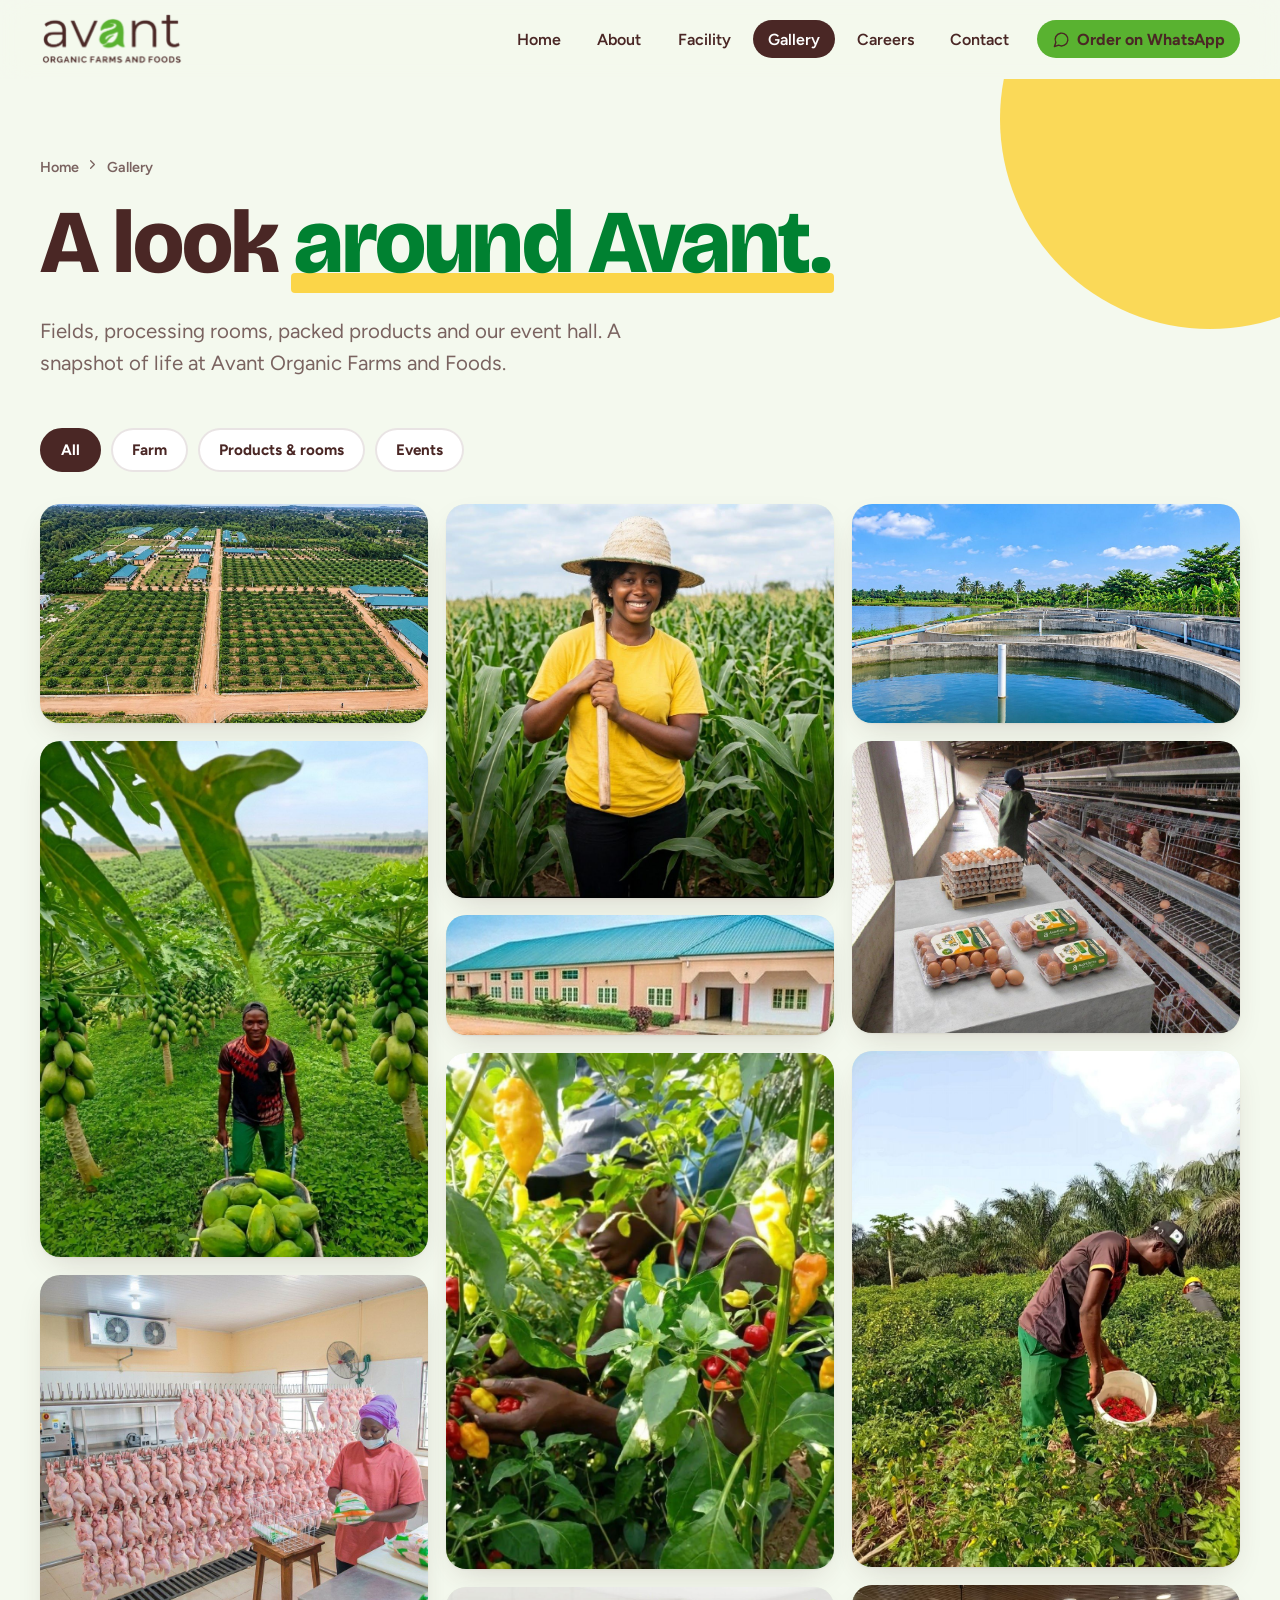
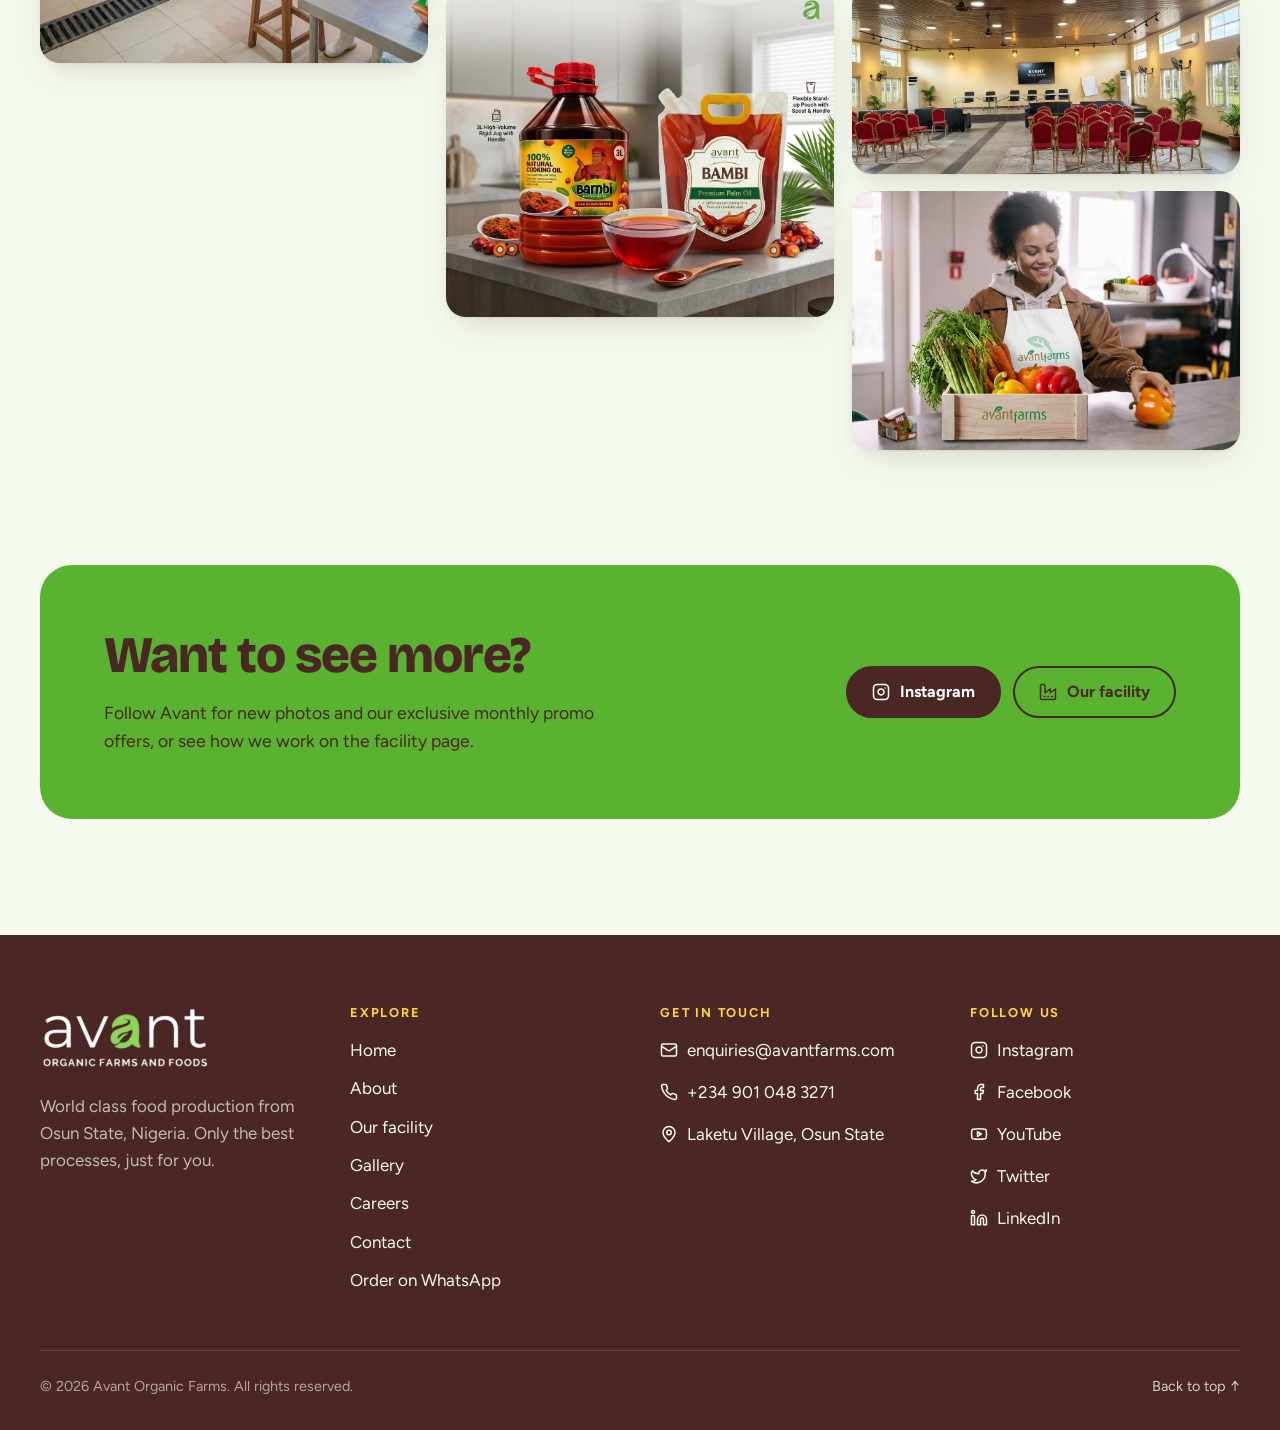
<file: gallery.html>
<!DOCTYPE html>
<html lang="en">


<head>
<meta charset="UTF-8">
<meta name="viewport" content="width=device-width, initial-scale=1">
<title>Gallery | Avant Organic Farms and Foods</title>
<meta name="description" content="Photos from Avant Organic Farms and Foods: farm fields, processing rooms, products and our Event and Training Hall in Osun State, Nigeria.">
<meta name="theme-color" content="#4a2725">
<meta name="color-scheme" content="light">
<link rel="icon" type="image/png" href="m/avant-mark.png">
<link rel="preconnect" href="https://fonts.googleapis.com/">
<link rel="preconnect" href="https://fonts.gstatic.com/" crossorigin>
<link href="https://fonts.googleapis.com/css2?family=Bricolage+Grotesque:opsz,wght@12..96,500;12..96,700;12..96,800&amp;family=Figtree:wght@400;500;600;700&amp;display=swap" rel="stylesheet">
<script src="assets/lucide.min.js"></script>
<script>document.documentElement.classList.add('js');</script>
<style>
:root{
  --ink:#4a2725; --ink-2:#3d1f1e; --slate:#7a6360;
  --orange:#59b230; --coral:#008131; --sun:#fbd548;
  --cream:#f4f9ee; --cream-2:#e4f0d9; --paper:#ffffff;
  --line:rgba(74,39,37,.12);
  --display:"Bricolage Grotesque", system-ui, sans-serif;
  --body:"Figtree", system-ui, sans-serif;
  --r-sm:12px; --r-md:20px; --r-lg:32px;
  --shadow:0 1px 2px rgba(74,39,37,.06), 0 12px 32px -12px rgba(74,39,37,.22);
  --ease:cubic-bezier(.22,1,.36,1);
  color-scheme:light;
}
*,*::before,*::after{box-sizing:border-box}
html{scroll-behavior:smooth;-webkit-text-size-adjust:100%}
body{margin:0;font-family:var(--body);font-size:1.0625rem;line-height:1.6;color:var(--ink);background:var(--cream);-webkit-font-smoothing:antialiased}
img{max-width:100%;display:block}
a{color:inherit}
h1,h2,h3{font-family:var(--display);line-height:1.05;letter-spacing:-.02em;margin:0;font-weight:800}
p{margin:0}
:focus-visible{outline:3px solid var(--orange);outline-offset:3px;border-radius:6px}
.skip{position:absolute;left:1rem;top:-4rem;background:var(--ink);color:#fff;padding:.7rem 1rem;border-radius:10px;z-index:200;text-decoration:none;font-weight:600;transition:top .2s}
.skip:focus{top:1rem}
.wrap{width:min(1200px,100% - 2.5rem);margin-inline:auto}
.eyebrow{display:inline-flex;align-items:center;gap:.5rem;font-weight:700;font-size:.8rem;letter-spacing:.14em;text-transform:uppercase;color:var(--coral)}
.eyebrow svg{width:16px;height:16px}
section{padding-block:clamp(4.5rem,9vw,8rem)}
.section-head{display:grid;gap:1rem;max-width:44rem;margin-bottom:clamp(2.5rem,5vw,4rem)}
.section-head h2{font-size:clamp(2.2rem,5vw,3.6rem)}
.section-head p{color:var(--slate);font-size:1.125rem}

/* Buttons */
.btn{--bg:var(--ink);--fg:#fff;display:inline-flex;align-items:center;gap:.6rem;padding:.95rem 1.5rem;border-radius:999px;background:var(--bg);color:var(--fg);font:700 1rem/1 var(--body);text-decoration:none;border:2px solid var(--bg);cursor:pointer;transition:transform .25s var(--ease),box-shadow .25s var(--ease),background-color .2s}
.btn svg{width:18px;height:18px;transition:transform .25s var(--ease)}
.btn:hover{transform:translateY(-2px);box-shadow:0 10px 24px -10px rgba(74,39,37,.55)}
.btn:hover svg{transform:translateX(3px)}
.btn:active{transform:translateY(0) scale(.97);box-shadow:none}
.btn--orange{--bg:var(--orange);--fg:var(--ink)}
.btn--ghost{background:transparent;color:var(--ink)}
.btn--ghost:hover{background:var(--ink);color:#fff}

/* Hero */
.hero{padding-block:clamp(2.5rem,6vw,5rem) clamp(4rem,8vw,6rem);position:relative;overflow:hidden}
.hero__grid{display:grid;gap:3rem;align-items:center}
@media (min-width:960px){.hero__grid{grid-template-columns:1.05fr .95fr}}
.hero h1{font-size:clamp(2.75rem,7vw,5.6rem);margin-block:1.1rem 1.5rem}
.hero h1 .hl{position:relative;white-space:nowrap;color:var(--coral)}
.hero h1 .hl::after{content:"";position:absolute;left:-.04em;right:-.04em;bottom:.04em;height:.22em;background:var(--sun);z-index:-1;border-radius:4px;transform-origin:left;animation:swipe 1s .5s var(--ease) both}
@keyframes swipe{from{transform:scaleX(0)}to{transform:scaleX(1)}}
.hero__lead{font-size:clamp(1.1rem,1.6vw,1.3rem);color:var(--slate);max-width:34rem}
.hero__ctas{display:flex;flex-wrap:wrap;gap:.8rem;margin-top:2.2rem}
.hero__trust{display:flex;flex-wrap:wrap;gap:1.4rem;margin-top:2.4rem;color:var(--slate);font-weight:600;font-size:.95rem}
.hero__trust span{display:inline-flex;align-items:center;gap:.45rem}
.hero__trust svg{width:18px;height:18px;color:var(--coral)}
.hero__media{position:relative;aspect-ratio:5/5.4}
.hero__photo{position:absolute;inset:0 0 0 8%;border-radius:var(--r-lg) var(--r-lg) var(--r-lg) 140px;overflow:hidden;box-shadow:var(--shadow);background:var(--cream-2)}
.hero__photo img{width:100%;height:100%;object-fit:cover}
.hero__blob{position:absolute;width:62%;aspect-ratio:1;border-radius:50%;background:var(--sun);right:-14%;top:-10%;z-index:-1}
.hero__badge{position:absolute;left:0;bottom:12%;background:var(--paper);border-radius:var(--r-md);padding:1rem 1.2rem;display:flex;gap:.9rem;align-items:center;box-shadow:var(--shadow);animation:bob 5s ease-in-out infinite}
.hero__badge .ic{width:46px;height:46px;border-radius:14px;background:var(--orange);display:grid;place-items:center;color:var(--ink)}
.hero__badge strong{display:block;font-family:var(--display);font-size:1.4rem;line-height:1}
.hero__badge small{color:var(--slate);font-weight:600}
.hero__sticker{position:absolute;right:4%;bottom:-4%;width:118px;aspect-ratio:1;border-radius:50%;background:var(--ink);color:var(--sun);display:grid;place-items:center;text-align:center;font:800 .95rem/1.1 var(--display);transform:rotate(-12deg);box-shadow:var(--shadow);padding:1rem}
@keyframes bob{50%{transform:translateY(-10px)}}

/* Marquee */
.marquee{background:var(--ink);color:var(--cream);padding-block:1.1rem;overflow:hidden}
.marquee__track{display:flex;gap:2.5rem;width:max-content;animation:marquee 32s linear infinite}
.marquee span{display:inline-flex;align-items:center;gap:2.5rem;font:700 clamp(1.1rem,2vw,1.5rem)/1 var(--display);white-space:nowrap}
.marquee svg{width:22px;height:22px;color:var(--sun)}
@keyframes marquee{to{transform:translateX(-50%)}}

/* Aisles */
.aisles__grid{display:grid;gap:1.25rem;grid-template-columns:repeat(auto-fit,minmax(min(100%,250px),1fr))}
.aisle{position:relative;border-radius:var(--r-md);overflow:hidden;aspect-ratio:3/4;background:var(--cream-2);isolation:isolate;box-shadow:var(--shadow)}
.aisle img{width:100%;height:100%;object-fit:cover;transition:transform .7s var(--ease)}
.aisle::after{content:"";position:absolute;inset:0;background:linear-gradient(180deg,transparent 40%,rgba(74,39,37,.88));z-index:0}
.aisle:hover img{transform:scale(1.06)}
.aisle__body{position:absolute;inset:auto 0 0 0;padding:1.4rem;color:#fff;z-index:1}
.aisle__body .tag{display:inline-grid;place-items:center;width:42px;height:42px;border-radius:12px;background:var(--sun);color:var(--ink);margin-bottom:.9rem;transition:transform .35s var(--ease)}
.aisle:hover .tag{transform:rotate(-10deg) scale(1.08)}
.aisle__body h3{font-size:1.6rem;margin-bottom:.35rem}
.aisle__body p{font-size:.95rem;opacity:.88}

/* Story */
.story{background:var(--paper)}
.story__grid{display:grid;gap:3rem;align-items:center}
@media (min-width:900px){.story__grid{grid-template-columns:.9fr 1.1fr}}
.story__img{border-radius:var(--r-lg);overflow:hidden;aspect-ratio:4/3;box-shadow:var(--shadow);background:var(--cream-2)}
.story__img img{width:100%;height:100%;object-fit:cover}
.story h2{font-size:clamp(2.1rem,4.4vw,3.3rem);margin-block:1rem 1.2rem}
.story p{color:var(--slate);font-size:1.1rem}
.stats{display:grid;grid-template-columns:repeat(3,1fr);gap:1rem;margin-block:2.2rem}
.stat{border-top:3px solid var(--orange);padding-top:.9rem}
.stat strong{display:block;font:800 clamp(1.9rem,4vw,2.8rem)/1 var(--display)}
.stat span{color:var(--slate);font-size:.92rem;font-weight:600}
.values{display:flex;flex-wrap:wrap;gap:.5rem;margin-bottom:2rem}
.values li{list-style:none;padding:.45rem .9rem;border-radius:999px;background:var(--cream);font-weight:600;font-size:.92rem;border:1px solid var(--line)}
.values{padding:0;margin-top:0}

/* Branches */
.branches__bar{display:flex;flex-wrap:wrap;gap:1rem;justify-content:space-between;align-items:end;margin-bottom:2rem}
.field{display:grid;gap:.45rem}
.field > label,.legend{font-weight:700;font-size:.92rem}
.count{color:var(--slate);font-weight:600}
.branch-list{display:grid;gap:1rem;grid-template-columns:repeat(auto-fill,minmax(min(100%,320px),1fr));padding:0;margin:0}
.branch{list-style:none;background:var(--paper);border:1px solid var(--line);border-radius:var(--r-md);padding:1.5rem;display:grid;gap:.9rem;transition:transform .3s var(--ease),box-shadow .3s var(--ease),border-color .3s}
.branch:hover{transform:translateY(-4px);box-shadow:var(--shadow);border-color:transparent}
.branch[hidden]{display:none}
.branch__top{display:flex;align-items:center;justify-content:space-between;gap:1rem}
.branch h3{font-size:1.45rem}
.chip{font-size:.75rem;font-weight:700;padding:.3rem .65rem;border-radius:999px;background:var(--cream);color:var(--slate);white-space:nowrap}
.branch address{font-style:normal;color:var(--slate);display:flex;gap:.6rem}
.branch address svg{flex:none;width:20px;height:20px;color:var(--coral);margin-top:.15rem}
.branch a.dir{display:inline-flex;align-items:center;gap:.4rem;font-weight:700;text-decoration:none;color:var(--ink);width:fit-content;border-bottom:2px solid var(--sun);padding-bottom:2px;transition:gap .25s var(--ease)}
.branch a.dir:hover{gap:.7rem}
.branch a.dir svg{width:17px;height:17px}

/* Select (base-select with fallback) */
.select{appearance:none;-webkit-appearance:none;font:600 1rem var(--body);color:var(--ink);background:var(--paper) url("data:image/svg+xml,%3Csvg xmlns='http://www.w3.org/2000/svg' width='20' height='20' viewBox='0 0 24 24' fill='none' stroke='%2359b230' stroke-width='2.5' stroke-linecap='round' stroke-linejoin='round'%3E%3Cpath d='m6 9 6 6 6-6'/%3E%3C/svg%3E") no-repeat right 1rem center;border:2px solid var(--line);border-radius:14px;padding:.85rem 3rem .85rem 1rem;min-width:240px;cursor:pointer;transition:border-color .2s,box-shadow .2s}
.select:hover{border-color:rgba(74,39,37,.3)}
.select:focus-visible{outline:none;border-color:var(--orange);box-shadow:0 0 0 4px rgba(89,178,48,.2)}
@supports (appearance:base-select){
  .select,.select::picker(select){appearance:base-select}
  .select{background-image:none;display:flex;align-items:center;justify-content:space-between;gap:1rem;padding-right:1rem}
  .select::picker-icon{content:"";width:20px;height:20px;background:url("data:image/svg+xml,%3Csvg xmlns='http://www.w3.org/2000/svg' width='20' height='20' viewBox='0 0 24 24' fill='none' stroke='%2359b230' stroke-width='2.5' stroke-linecap='round' stroke-linejoin='round'%3E%3Cpath d='m6 9 6 6 6-6'/%3E%3C/svg%3E") center/contain no-repeat;transition:transform .3s var(--ease)}
  .select:open::picker-icon{transform:rotate(180deg)}
  .select::picker(select){border:1px solid var(--line);border-radius:16px;background:var(--paper);box-shadow:var(--shadow);padding:.4rem;margin-top:.4rem;opacity:0;transform:translateY(-6px);transition:opacity .2s,transform .25s var(--ease),overlay .25s allow-discrete,display .25s allow-discrete}
  .select:open::picker(select){opacity:1;transform:none}
  @starting-style{.select:open::picker(select){opacity:0;transform:translateY(-6px)}}
  .select option{padding:.7rem .9rem;border-radius:10px;font-weight:600;color:var(--ink);display:flex;gap:.6rem;align-items:center;cursor:pointer}
  .select option:hover,.select option:focus-visible{background:var(--cream);outline:none}
  .select option:checked{background:var(--ink);color:#fff}
  .select option::checkmark{color:var(--sun)}
}

/* Rewards */
.rewards{background:var(--ink);color:var(--cream);position:relative;overflow:hidden}
.rewards::before{content:"";position:absolute;width:520px;aspect-ratio:1;border-radius:50%;background:radial-gradient(circle,rgba(251,213,72,.22),transparent 65%);top:-160px;right:-120px}
.rewards__grid{display:grid;gap:3rem;position:relative}
@media (min-width:960px){.rewards__grid{grid-template-columns:1fr 1fr;align-items:start}}
.rewards .eyebrow{color:var(--sun)}
.rewards h2{font-size:clamp(2.3rem,5vw,3.8rem);margin-block:1rem 1.2rem}
.rewards__lead{color:rgba(244,249,238,.78);font-size:1.15rem;max-width:30rem}
.perks{display:grid;gap:1rem;margin:2rem 0;padding:0}
.perks li{list-style:none;display:flex;gap:1rem;align-items:center;font-weight:600}
.perks .ic{flex:none;width:44px;height:44px;border-radius:14px;background:rgba(251,213,72,.14);color:var(--sun);display:grid;place-items:center}
.perks svg{width:22px;height:22px}
.card-visual{display:flex;align-items:center;gap:1rem;background:linear-gradient(135deg,var(--orange),#8bd35f);color:var(--ink);border-radius:var(--r-md);padding:1.2rem 1.4rem;max-width:360px;transform:rotate(-3deg);box-shadow:0 20px 40px -18px rgba(0,0,0,.6);transition:transform .5s var(--ease)}
.card-visual:hover{transform:rotate(0) scale(1.02)}
.card-visual img{width:58px;height:58px;background:#fff;border-radius:14px;padding:6px}
.card-visual strong{font:800 1.25rem/1.1 var(--display);display:block}
.card-visual small{font-weight:600}
.form{background:var(--paper);color:var(--ink);border-radius:var(--r-lg);padding:clamp(1.5rem,4vw,2.5rem);display:grid;gap:1.15rem;box-shadow:0 30px 60px -30px rgba(0,0,0,.6)}
.form h3{font-size:1.7rem}
.form .sub{color:var(--slate);margin-top:-.6rem}
.form .row{display:grid;gap:1.15rem}
@media (min-width:560px){.form .row{grid-template-columns:1fr 1fr}}
.input{font:500 1rem var(--body);color:var(--ink);background:var(--cream);border:2px solid transparent;border-radius:14px;padding:.85rem 1rem;width:100%;transition:border-color .2s,background-color .2s,box-shadow .2s}
.input::placeholder{color:#9a8683}
.input:hover{border-color:var(--line)}
.input:focus-visible{outline:none;background:#fff;border-color:var(--orange);box-shadow:0 0 0 4px rgba(89,178,48,.2)}
.form .select{width:100%;min-width:0;background-color:var(--cream);border-color:transparent}
fieldset{border:0;padding:0;margin:0;display:grid;gap:.6rem}
.choices{display:flex;flex-wrap:wrap;gap:.6rem}
.choice{display:inline-flex;align-items:center;gap:.6rem;padding:.6rem 1rem;border-radius:999px;background:var(--cream);cursor:pointer;font-weight:600;font-size:.95rem;border:2px solid transparent;transition:border-color .2s,background-color .2s}
.choice:has(input:checked){border-color:var(--ink);background:#fff}
.choice input[type=radio]{appearance:none;width:20px;height:20px;border-radius:50%;border:2px solid var(--slate);margin:0;display:grid;place-items:center;transition:border-color .2s;cursor:pointer}
.choice input[type=radio]::before{content:"";width:10px;height:10px;border-radius:50%;background:var(--orange);transform:scale(0);transition:transform .25s var(--ease)}
.choice input[type=radio]:checked{border-color:var(--ink)}
.choice input[type=radio]:checked::before{transform:scale(1)}
.check{display:flex;gap:.75rem;align-items:flex-start;font-size:.95rem;color:var(--slate);cursor:pointer}
.check input{appearance:none;flex:none;width:22px;height:22px;border-radius:7px;border:2px solid var(--slate);margin:.1rem 0 0;display:grid;place-items:center;cursor:pointer;transition:background-color .2s,border-color .2s}
.check input::before{content:"";width:11px;height:6px;border-left:2.5px solid var(--ink);border-bottom:2.5px solid var(--ink);transform:rotate(-45deg) translate(1px,-1px) scale(0);transition:transform .25s var(--ease)}
.check input:checked{background:var(--sun);border-color:var(--sun)}
.check input:checked::before{transform:rotate(-45deg) translate(1px,-1px) scale(1)}
.choice input:focus-visible,.check input:focus-visible{outline:3px solid var(--orange);outline-offset:2px}
.form .btn{justify-content:center;width:100%;padding-block:1.1rem}

/* FAQ */
.faq__grid{display:grid;gap:3rem}
@media (min-width:900px){.faq__grid{grid-template-columns:.8fr 1.2fr}}
.acc{border-top:1px solid var(--line)}
.acc__item{border-bottom:1px solid var(--line)}
.acc__btn{width:100%;display:flex;justify-content:space-between;align-items:center;gap:1rem;background:none;border:0;padding:1.4rem 0;font:700 clamp(1.1rem,2vw,1.3rem)/1.3 var(--display);color:var(--ink);text-align:left;cursor:pointer}
.acc__btn .pm{flex:none;width:38px;height:38px;border-radius:50%;background:var(--paper);border:1px solid var(--line);display:grid;place-items:center;transition:transform .35s var(--ease),background-color .2s}
.acc__btn:hover .pm{background:var(--sun);border-color:var(--sun)}
.acc__btn[aria-expanded=true] .pm{transform:rotate(45deg);background:var(--ink);color:#fff;border-color:var(--ink)}
.acc__btn .pm svg{width:18px;height:18px}
.acc__panel{display:grid;grid-template-rows:1fr;transition:grid-template-rows .4s var(--ease)}
.acc__panel > div{overflow:hidden}
.acc__panel p{color:var(--slate);padding-bottom:1.4rem;max-width:40rem}
.js .acc__panel{grid-template-rows:0fr}
.js .acc__panel.open{grid-template-rows:1fr}

/* Social / CTA */
.cta{padding-top:0}
.cta__box{background:var(--orange);border-radius:var(--r-lg);padding:clamp(2rem,5vw,4rem);display:grid;gap:2rem;align-items:center;position:relative;overflow:hidden}
@media (min-width:860px){.cta__box{grid-template-columns:1.3fr 1fr}}
.cta__box h2{font-size:clamp(2rem,4.4vw,3.2rem)}
.cta__box p{margin-top:1rem;font-size:1.1rem;max-width:32rem}
.socials{display:flex;flex-wrap:wrap;gap:.8rem}
@media (min-width:860px){.socials{justify-content:flex-end}}

/* ---------- About page ---------- */
.crumbs{display:flex;align-items:center;gap:.4rem;font-size:.9rem;font-weight:600;color:var(--slate);margin:0;padding:0;list-style:none}
.crumbs a{text-decoration:none}
.crumbs a:hover{color:var(--coral)}
.crumbs svg{width:15px;height:15px}

/* Timeline */
.journey{background:var(--paper)}
.journey__grid{display:grid;gap:3rem}
@media (min-width:960px){.journey__grid{grid-template-columns:.85fr 1.15fr;align-items:start}.journey__grid .section-head{position:sticky;top:110px}}
.timeline{list-style:none;margin:0;padding:0;position:relative;display:grid;gap:1.25rem}
.timeline::before{content:"";position:absolute;left:23px;top:24px;bottom:24px;width:2px;background:repeating-linear-gradient(to bottom,var(--line) 0 8px,transparent 8px 14px)}
.tl{position:relative;display:grid;grid-template-columns:48px 1fr;gap:1.2rem}
.tl__dot{width:48px;height:48px;border-radius:50%;background:var(--cream);border:2px solid var(--line);display:grid;place-items:center;color:var(--ink);position:relative;z-index:1;transition:background-color .3s,border-color .3s,transform .4s var(--ease)}
.tl__dot svg{width:20px;height:20px}
.tl:hover .tl__dot{background:var(--sun);border-color:var(--sun);transform:scale(1.08)}
.tl:last-child .tl__dot{background:var(--orange);border-color:var(--orange)}
.tl__card{background:var(--cream);border-radius:var(--r-md);padding:1.4rem 1.5rem}
.tl__when{font-weight:700;font-size:.8rem;letter-spacing:.12em;text-transform:uppercase;color:var(--coral)}
.tl__card h3{font-size:1.45rem;margin:.35rem 0 .5rem}
.tl__card p{color:var(--slate)}

/* Founders */
.founders__grid{display:grid;gap:1.25rem;grid-template-columns:repeat(auto-fit,minmax(min(100%,300px),1fr))}
.founder{background:var(--paper);border-radius:var(--r-lg);padding:2rem;display:grid;gap:1.2rem;border:1px solid var(--line);transition:transform .35s var(--ease),box-shadow .35s var(--ease)}
.founder:hover{transform:translateY(-4px);box-shadow:var(--shadow)}
.monogram{width:84px;height:84px;border-radius:26px;display:grid;place-items:center;font:800 2rem/1 var(--display);color:var(--ink);background:var(--sun);transform:rotate(-4deg);transition:transform .4s var(--ease)}
.founder:hover .monogram{transform:rotate(0) scale(1.05)}
.founder:nth-child(2) .monogram{background:var(--orange)}
.founder h3{font-size:1.75rem}
.founder .role{color:var(--coral);font-weight:700;font-size:.92rem;margin-top:.3rem}
.founder p{color:var(--slate)}
.founders__note{background:var(--ink);color:var(--cream);border-radius:var(--r-lg);padding:2rem;display:grid;gap:1rem;align-content:center}
.founders__note svg{width:34px;height:34px;color:var(--sun)}
.founders__note p{font:700 clamp(1.25rem,2.2vw,1.55rem)/1.3 var(--display)}

/* Mission & Vision */
.mv__grid{display:grid;gap:1.25rem}
@media (min-width:900px){.mv__grid{grid-template-columns:1fr 1fr}}
.mv{border-radius:var(--r-lg);padding:clamp(2rem,4vw,3rem);position:relative;overflow:hidden;display:grid;gap:1.1rem;align-content:start}
.mv--mission{background:var(--orange);color:var(--ink)}
.mv--vision{background:var(--ink);color:var(--cream)}
.mv__icon{width:60px;height:60px;border-radius:18px;display:grid;place-items:center;background:rgba(255,255,255,.25)}
.mv--vision .mv__icon{background:rgba(251,213,72,.15);color:var(--sun)}
.mv__icon svg{width:28px;height:28px}
.mv h3{font-size:clamp(2rem,4vw,2.8rem)}
.mv p{font-size:1.12rem;line-height:1.65}
.mv--vision p{color:rgba(244,249,238,.82)}
.mv::after{content:"";position:absolute;width:260px;aspect-ratio:1;border-radius:50%;right:-90px;bottom:-110px;border:44px solid rgba(255,255,255,.12)}
.mv--vision::after{border-color:rgba(251,213,72,.1)}

/* Values */
.values-sec__grid{display:grid;gap:3rem;align-items:start}
@media (min-width:960px){.values-sec__grid{grid-template-columns:.9fr 1.1fr}}
.values-sec__img{border-radius:var(--r-lg);overflow:hidden;aspect-ratio:1;box-shadow:var(--shadow);background:var(--cream-2)}
.values-sec__img img{width:100%;height:100%;object-fit:cover}
.acc__btn .vlead{display:flex;align-items:center;gap:.9rem}
.acc__btn .vic{flex:none;width:42px;height:42px;border-radius:12px;background:var(--cream-2);display:grid;place-items:center;color:var(--coral);transition:background-color .2s}
.acc__btn[aria-expanded=true] .vic{background:var(--sun);color:var(--ink)}
.acc__btn .vic svg{width:20px;height:20px}

/* Promise */
.promise{background:var(--paper)}
.promise__grid{display:grid;gap:1.25rem;grid-template-columns:repeat(auto-fit,minmax(min(100%,240px),1fr))}
.pcard{background:var(--cream);border-radius:var(--r-md);padding:1.75rem;display:grid;gap:.8rem;align-content:start;transition:transform .35s var(--ease),background-color .3s}
.pcard:hover{transform:translateY(-4px);background:var(--cream-2)}
.pcard .ic{width:52px;height:52px;border-radius:16px;background:var(--ink);color:var(--sun);display:grid;place-items:center;transition:transform .4s var(--ease)}
.pcard:hover .ic{transform:rotate(-8deg)}
.pcard .ic svg{width:24px;height:24px}
.pcard h3{font-size:1.35rem}
.pcard p{color:var(--slate)}

/* Branch chips */
.where__list{display:flex;flex-wrap:wrap;gap:.7rem;list-style:none;margin:0;padding:0}
.where__list a{display:inline-flex;align-items:center;gap:.5rem;padding:.8rem 1.2rem;border-radius:999px;background:var(--paper);border:1px solid var(--line);text-decoration:none;font-weight:700;transition:background-color .2s,color .2s,transform .25s var(--ease),border-color .2s}
.where__list a svg{width:17px;height:17px;color:var(--coral);transition:color .2s}
.where__list a:hover{background:var(--ink);color:#fff;border-color:var(--ink);transform:translateY(-2px)}
.where__list a:hover svg{color:var(--sun)}
.where{padding-top:clamp(3rem,6vw,5rem)}

/* Reveal */
.js .reveal{opacity:0;transform:translateY(28px);transition:opacity .8s var(--ease),transform .8s var(--ease);transition-delay:var(--d,0s)}
.js .reveal.in{opacity:1;transform:none}

@media (prefers-reduced-motion:reduce){
  *,*::before,*::after{animation-duration:.01ms!important;animation-iteration-count:1!important;transition-duration:.01ms!important;scroll-behavior:auto!important}
  .js .reveal{opacity:1;transform:none}
  .marquee__track{animation:none}
}
</style>
<link rel="stylesheet" href="assets/extras.css">
</head>
<body>
<a class="skip" href="#main">Skip to content</a>

<!-- hh:shared header aria-current="page" -->
<link href="https://fonts.googleapis.com/css2?family=Bricolage+Grotesque:opsz,wght@12..96,500;12..96,700;12..96,800&amp;family=Figtree:wght@400;500;600;700&amp;display=swap" rel="stylesheet">
<style data-hh-shared-styles="header" data-hh-shared-source="/">
:where(#top) {
  --ink:#4a2725; --ink-2:#3d1f1e; --slate:#7a6360;
  --orange:#59b230; --coral:#008131; --sun:#fbd548;
  --cream:#f4f9ee; --cream-2:#e4f0d9; --paper:#ffffff;
  --line:rgba(74,39,37,.12);
  --display:"Bricolage Grotesque", system-ui, sans-serif;
  --body:"Figtree", system-ui, sans-serif;
  --r-sm:12px; --r-md:20px; --r-lg:32px;
  --shadow:0 1px 2px rgba(74,39,37,.06), 0 12px 32px -12px rgba(74,39,37,.22);
  --ease:cubic-bezier(.22,1,.36,1);}

:where(#top) {font-family:var(--body, "Figtree", system-ui, sans-serif);font-size:1.0625rem;line-height:1.6;color:var(--ink, #4a2725);}

:is(:root):where(#top, #top *) {
  --ink:#4a2725; --ink-2:#3d1f1e; --slate:#7a6360;
  --orange:#59b230; --coral:#008131; --sun:#fbd548;
  --cream:#f4f9ee; --cream-2:#e4f0d9; --paper:#ffffff;
  --line:rgba(74,39,37,.12);
  --display:"Bricolage Grotesque", system-ui, sans-serif;
  --body:"Figtree", system-ui, sans-serif;
  --r-sm:12px; --r-md:20px; --r-lg:32px;
  --shadow:0 1px 2px rgba(74,39,37,.06), 0 12px 32px -12px rgba(74,39,37,.22);
  --ease:cubic-bezier(.22,1,.36,1);
  color-scheme:light;
}

:is(*):where(#top, #top *), :is(*):where(#top, #top *)::before, :is(*):where(#top, #top *)::after {box-sizing:border-box}

:is(img):where(#top, #top *) {max-width:100%;display:block}

:is(a):where(#top, #top *) {color:inherit}

:is(:focus-visible):where(#top, #top *) {outline:3px solid var(--orange, #59b230);outline-offset:3px;border-radius:6px}

:is(.eyebrow svg):where(#top, #top *) {width:16px;height:16px}

:is(.btn svg):where(#top, #top *) {width:18px;height:18px;transition:transform .25s var(--ease, cubic-bezier(.22,1,.36,1))}

:is(.btn:hover svg):where(#top, #top *) {transform:translateX(3px)}

:is(.hero__trust span):where(#top, #top *) {display:inline-flex;align-items:center;gap:.45rem}

:is(.hero__trust svg):where(#top, #top *) {width:18px;height:18px;color:var(--coral)}

:is(.hero__photo img):where(#top, #top *) {width:100%;height:100%;object-fit:cover}

:is(.marquee span):where(#top, #top *) {display:inline-flex;align-items:center;gap:2.5rem;font:700 clamp(1.1rem,2vw,1.5rem)/1 var(--display, "Bricolage Grotesque", system-ui, sans-serif);white-space:nowrap}

:is(.marquee svg):where(#top, #top *) {width:22px;height:22px;color:var(--sun, #fbd548)}

:is(.aisle img):where(#top, #top *) {width:100%;height:100%;object-fit:cover;transition:transform .7s var(--ease, cubic-bezier(.22,1,.36,1))}

:is(.aisle:hover img):where(#top, #top *) {transform:scale(1.06)}

:is(.story__img img):where(#top, #top *) {width:100%;height:100%;object-fit:cover}

:is(.stat span):where(#top, #top *) {color:var(--slate, #7a6360);font-size:.92rem;font-weight:600}

:is(.values li):where(#top, #top *) {list-style:none;padding:.45rem .9rem;border-radius:999px;background:var(--cream, #f4f9ee);font-weight:600;font-size:.92rem;border:1px solid var(--line, rgba(74,39,37,.12))}

:is(.branch address svg):where(#top, #top *) {flex:none;width:20px;height:20px;color:var(--coral);margin-top:.15rem}

:is(.branch a.dir svg):where(#top, #top *) {width:17px;height:17px}

:is(.perks li):where(#top, #top *) {list-style:none;display:flex;gap:1rem;align-items:center;font-weight:600}

:is(.perks svg):where(#top, #top *) {width:22px;height:22px}

:is(.card-visual img):where(#top, #top *) {width:58px;height:58px;background:#fff;border-radius:14px;padding:6px}

:is(.acc__btn .pm svg):where(#top, #top *) {width:18px;height:18px}

:is(.acc__panel > div):where(#top, #top *) {overflow:hidden}

@media (prefers-reduced-motion:reduce) {
  :is(*):where(#top, #top *), :is(*):where(#top, #top *)::before, :is(*):where(#top, #top *)::after {animation-duration:.01ms!important;animation-iteration-count:1!important;transition-duration:.01ms!important;scroll-behavior:auto!important}
}

:is(.hh-footer__brand img):where(#top, #top *) {height:46px;width:auto;background:#f4f9ee;border-radius:12px;padding:6px 10px}

:is(.hh-footer ul):where(#top, #top *) {list-style:none;margin:0;padding:0;display:grid;gap:.7rem}

:is(.hh-footer a):where(#top, #top *) {color:#f4f9ee;text-decoration:none;display:inline-flex;align-items:center;gap:.55rem;transition:color .2s,transform .25s cubic-bezier(.22,1,.36,1)}

:is(.hh-footer a:hover):where(#top, #top *) {color:var(--sun,#fbd548);transform:translateX(3px)}

:is(.hh-footer svg):where(#top, #top *) {width:18px;height:18px;flex:none}

:is(.hh-footer__base a):where(#top, #top *) {color:rgba(244,249,238,.8)}

@media (prefers-reduced-motion:reduce) {
  :is(.hh-footer a):where(#top, #top *) {transition:none}
}
</style><header class="hh-header" id="top">
  <style>
    .hh-header{position:sticky;top:0;z-index:100;background:rgba(244,249,238,.86);backdrop-filter:saturate(1.4) blur(14px);-webkit-backdrop-filter:saturate(1.4) blur(14px);border-bottom:1px solid transparent;transition:border-color .3s,box-shadow .3s}
    .hh-header.scrolled{border-color:rgba(74,39,37,.1);box-shadow:0 8px 24px -18px rgba(74,39,37,.5)}
    .hh-nav{width:min(1200px,100% - 2.5rem);margin-inline:auto;display:flex;align-items:center;justify-content:space-between;gap:1rem;height:78px}
    .hh-logo img{height:52px;width:auto}
    .hh-links{display:flex;align-items:center;gap:.4rem;list-style:none;margin:0;padding:0}
    .hh-links a{position:relative;display:block;padding:.6rem .95rem;border-radius:999px;font:600 1rem "Figtree",system-ui,sans-serif;color:var(--ink,#4a2725);text-decoration:none;transition:background-color .2s}
    .hh-links a:hover{background:rgba(74,39,37,.07)}
    .hh-links a[aria-current=page]{background:var(--ink,#4a2725);color:#fff}
    .hh-links .hh-cta{background:var(--orange,#59b230);color:var(--ink,#4a2725);font-weight:700;margin-left:.4rem;display:inline-flex;align-items:center;gap:.45rem;transition:transform .25s cubic-bezier(.22,1,.36,1)}
    .hh-links .hh-cta:hover{background:var(--orange,#59b230);transform:translateY(-2px)}
    .hh-links .hh-cta svg{width:17px;height:17px}
    .hh-toggle{display:none;width:48px;height:48px;border-radius:14px;border:1px solid rgba(74,39,37,.15);background:#fff;cursor:pointer;place-items:center;color:var(--ink,#4a2725)}
    .hh-toggle span{display:block;width:20px;height:2px;background:currentColor;border-radius:2px;position:relative;transition:background-color .2s}
    .hh-toggle span::before,.hh-toggle span::after{content:"";position:absolute;left:0;width:20px;height:2px;background:currentColor;border-radius:2px;transition:transform .35s cubic-bezier(.22,1,.36,1)}
    .hh-toggle span::before{top:-6px}.hh-toggle span::after{top:6px}
    .hh-toggle[aria-expanded=true] span{background:transparent}
    .hh-toggle[aria-expanded=true] span::before{transform:translateY(6px) rotate(45deg)}
    .hh-toggle[aria-expanded=true] span::after{transform:translateY(-6px) rotate(-45deg)}
    @media (max-width:1020px){
      .hh-toggle{display:grid}
      .hh-menu{position:absolute;left:0;right:0;top:100%;background:var(--cream,#f4f9ee);border-bottom:1px solid rgba(74,39,37,.1);display:grid;grid-template-rows:0fr;transition:grid-template-rows .45s cubic-bezier(.22,1,.36,1)}
      .hh-menu > div{overflow:hidden}
      .hh-menu.open{grid-template-rows:1fr}
      .hh-links{flex-direction:column;align-items:stretch;padding:1rem 1.25rem 1.5rem;gap:.3rem}
      .hh-links a{padding:1rem 1.1rem;font-size:1.15rem;border-radius:14px}
      .hh-links .hh-cta{margin:.5rem 0 0;justify-content:center}
      .hh-menu li{opacity:0;transform:translateY(-8px);transition:opacity .3s,transform .4s cubic-bezier(.22,1,.36,1)}
      .hh-menu.open li{opacity:1;transform:none}
      .hh-menu.open li:nth-child(2){transition-delay:.05s}.hh-menu.open li:nth-child(3){transition-delay:.1s}.hh-menu.open li:nth-child(4){transition-delay:.15s}.hh-menu.open li:nth-child(5){transition-delay:.2s}.hh-menu.open li:nth-child(6){transition-delay:.25s}.hh-menu.open li:nth-child(7){transition-delay:.3s}
      html:not(.js) .hh-menu{position:static;grid-template-rows:1fr}
      html:not(.js) .hh-menu li{opacity:1;transform:none}
      html:not(.js) .hh-toggle{display:none}
      html:not(.js) .hh-nav{height:auto;flex-wrap:wrap;padding-block:.8rem}
    }
    @media (prefers-reduced-motion:reduce){
      .hh-menu,.hh-menu li,.hh-toggle span::before,.hh-toggle span::after{transition:none}
    }
  </style>
  <nav class="hh-nav" aria-label="Main">
    <a class="hh-logo" href="index.html" aria-label="Avant Organic Farms and Foods home">
      <img src="m/avant-logo.png" alt="Avant Organic Farms and Foods" width="144" height="52">
    </a>
    <button class="hh-toggle" type="button" aria-expanded="false" aria-controls="hh-menu" aria-label="Open menu"><span></span></button>
    <div class="hh-menu" id="hh-menu">
      <div>
        <ul class="hh-links">
          <li><a href="index.html">Home</a></li>
          <li><a href="about.html">About</a></li>
          <li><a href="facility.html">Facility</a></li>
          <li><a href="gallery.html" aria-current="page">Gallery</a></li>
          <li><a href="careers.html">Careers</a></li>
          <li><a href="contact.html">Contact</a></li>
          <li><a class="hh-cta" href="https://wa.link/3gsqqy" target="_blank" rel="noopener"><i data-lucide="message-circle"></i>Order on WhatsApp</a></li>
        </ul>
      </div>
    </div>
  </nav>
  <script>
    (function(){
      var header=document.currentScript.closest('.hh-header');
      var btn=header.querySelector('.hh-toggle'), menu=header.querySelector('.hh-menu');
      var page=(location.pathname.split('/').pop()||'index.html');
      header.querySelectorAll('.hh-links a:not(.hh-cta)').forEach(function(a){ if(a.getAttribute('href')===page) a.setAttribute('aria-current','page'); });
      function setOpen(o){ btn.setAttribute('aria-expanded',o); btn.setAttribute('aria-label',o?'Close menu':'Open menu'); menu.classList.toggle('open',o); }
      btn.addEventListener('click',function(){ setOpen(btn.getAttribute('aria-expanded')!=='true'); });
      menu.addEventListener('click',function(e){ if(e.target.closest('a')) setOpen(false); });
      document.addEventListener('keydown',function(e){ if(e.key==='Escape' && menu.classList.contains('open')){ setOpen(false); btn.focus(); } });
      window.addEventListener('scroll',function(){ header.classList.toggle('scrolled',scrollY>8); },{passive:true});
    })();
  </script>
</header>

<main id="main">

  <section class="hero hero--compact" aria-labelledby="page-title">
    <div class="wrap hero__grid">
      <div>
        <ol class="crumbs reveal" aria-label="Breadcrumb">
          <li><a href="index.html">Home</a></li>
          <li aria-hidden="true"><i data-lucide="chevron-right"></i></li>
          <li aria-current="page">Gallery</li>
        </ol>
        <h1 id="page-title" class="reveal" style="--d:.08s">A look <span class="hl">around Avant.</span></h1>
        <p class="hero__lead reveal" style="--d:.16s">Fields, processing rooms, packed products and our event hall. A snapshot of life at Avant Organic Farms and Foods.</p>
      </div>
    </div>
  </section>

  <section style="padding-top:0" aria-label="Photo gallery">
    <div class="wrap">
      <div class="gfilter reveal" role="group" aria-label="Filter photos">
        <button type="button" data-filter="all" aria-pressed="true">All</button>
        <button type="button" data-filter="farm" aria-pressed="false">Farm</button>
        <button type="button" data-filter="products" aria-pressed="false">Products &amp; rooms</button>
        <button type="button" data-filter="events" aria-pressed="false">Events</button>
      </div>
      <div class="gallery">
        <button class="gitem" type="button" data-cat="farm" data-caption="The Avant farm from above" aria-label="Open photo: The Avant farm from above"><img src="m/avant-aerial.jpg" alt="Aerial view of the Avant farm: rows of fruit trees, farm buildings with teal roofs and dirt roads" loading="lazy" width="1400" height="788"><span class="gcap">The Avant farm from above</span></button>
        <button class="gitem" type="button" data-cat="farm" data-caption="Pawpaw harvest on the Avant farm" aria-label="Open photo: Pawpaw harvest on the Avant farm"><img src="m/avant-papaya.jpg" alt="A farm worker with a wheelbarrow of pawpaw between rows of fruiting pawpaw trees" loading="lazy" width="896" height="1192"><span class="gcap">Pawpaw harvest on the Avant farm</span></button>
        <button class="gitem" type="button" data-cat="products" data-caption="Inside our processing room" aria-label="Open photo: Inside our processing room"><img src="m/avant-processing.jpg" alt="A team member in protective clothing packing chicken in the Avant processing room" loading="lazy" width="1024" height="1024"><span class="gcap">Inside our processing room</span></button>
        <button class="gitem" type="button" data-cat="farm" data-caption="In the corn field" aria-label="Open photo: In the corn field"><img src="m/avant-corn_close.jpg" alt="A smiling Avant farmer holding a hoe in a field of corn" loading="lazy" width="1024" height="1037"><span class="gcap">In the corn field</span></button>
        <button class="gitem" type="button" data-cat="events" data-caption="Our Event &amp; Training Hall" aria-label="Open photo: Our Event &amp; Training Hall"><img src="m/avant-hall-exterior.jpg" alt="The Avant Event and Training Hall building" loading="lazy" width="1203" height="372"><span class="gcap">Our Event &amp; Training Hall</span></button>
        <button class="gitem" type="button" data-cat="farm" data-caption="Peppers ready for harvest" aria-label="Open photo: Peppers ready for harvest"><img src="m/avant-pepper_close.jpg" alt="Colourful peppers ready for harvest on the plant" loading="lazy" width="896" height="1191"><span class="gcap">Peppers ready for harvest</span></button>
        <button class="gitem" type="button" data-cat="products" data-caption="Bambi Premium Palm Oil" aria-label="Open photo: Bambi Premium Palm Oil"><img src="m/avant-oil.jpg" alt="Avant Bambi Premium Palm Oil in a 3L jug and a stand-up pouch" loading="lazy" width="1109" height="944"><span class="gcap">Bambi Premium Palm Oil</span></button>
        <button class="gitem" type="button" data-cat="farm" data-caption="The water facility on our farm" aria-label="Open photo: The water facility on our farm"><img src="m/avant-pond.jpg" alt="Fish ponds and the water facility on the Avant farm, with palm trees along the horizon" loading="lazy" width="1600" height="900"><span class="gcap">The water facility on our farm</span></button>
        <button class="gitem" type="button" data-cat="products" data-caption="Fresh eggs in Avant trays" aria-label="Open photo: Fresh eggs in Avant trays"><img src="m/avant-eggs.jpg" alt="Avant egg trays on a counter in front of a layer house" loading="lazy" width="1188" height="896"><span class="gcap">Fresh eggs in Avant trays</span></button>
        <button class="gitem" type="button" data-cat="farm" data-caption="Harvesting peppers" aria-label="Open photo: Harvesting peppers"><img src="m/avant-pepper_pick.jpg" alt="An Avant farm worker harvesting red peppers into a bucket" loading="lazy" width="1440" height="1915"><span class="gcap">Harvesting peppers</span></button>
        <button class="gitem" type="button" data-cat="events" data-caption="Inside the hall" aria-label="Open photo: Inside the hall"><img src="m/avant-hall-interior.jpg" alt="Inside the Avant event hall: a stage with a screen, tables and rows of red chairs" loading="lazy" width="1200" height="583"><span class="gcap">Inside the hall</span></button>
        <button class="gitem" type="button" data-cat="products" data-caption="Fresh produce, packed for you" aria-label="Open photo: Fresh produce, packed for you"><img src="m/avant-products.jpg" alt="An Avant team member with a branded crate of fresh vegetables" loading="lazy" width="1264" height="843"><span class="gcap">Fresh produce, packed for you</span></button>
      </div>
    </div>
  </section>

  <dialog class="lb" aria-label="Photo viewer">
    <div class="lb__inner">
      <img class="lb__img" alt="">
      <p class="lb__cap"></p>
    </div>
    <button class="lb__btn lb__prev" type="button" aria-label="Previous photo"><i data-lucide="chevron-left"></i></button>
    <button class="lb__btn lb__next" type="button" aria-label="Next photo"><i data-lucide="chevron-right"></i></button>
    <button class="lb__close" type="button" aria-label="Close"><i data-lucide="x"></i></button>
  </dialog>

  <!-- CTA -->
  <section class="cta" aria-labelledby="cta-title">
    <div class="wrap">
      <div class="cta__box reveal">
        <div>
          <h2 id="cta-title">Want to see more?</h2>
          <p>Follow Avant for new photos and our exclusive monthly promo offers, or see how we work on the facility page.</p>
        </div>
        <div class="socials">
          <a class="btn" href="https://www.instagram.com/avant_farms/" target="_blank" rel="noopener"><i data-lucide="instagram"></i>Instagram</a>
          <a class="btn btn--ghost" href="facility.html"><i data-lucide="factory"></i>Our facility</a>
        </div>
      </div>
    </div>
  </section>
</main>

<footer class="hh-footer">
  <style>
    .hh-footer{background:var(--ink,#4a2725);color:#f4f9ee;padding:4.5rem 0 2rem;font-family:"Figtree",system-ui,sans-serif}
    .hh-footer__grid{width:min(1200px,100% - 2.5rem);margin-inline:auto;display:grid;gap:2.5rem;grid-template-columns:repeat(auto-fit,minmax(min(100%,220px),1fr))}
    .hh-footer__brand img{height:62px;width:auto}
    .hh-footer__brand p{color:rgba(244,249,238,.7);margin-top:1rem;max-width:20rem;line-height:1.6}
    .hh-footer h2{font:700 .8rem/1 "Figtree",system-ui,sans-serif;letter-spacing:.14em;text-transform:uppercase;color:var(--sun,#fbd548);margin:0 0 1.1rem}
    .hh-footer ul{list-style:none;margin:0;padding:0;display:grid;gap:.7rem}
    .hh-footer a{color:#f4f9ee;text-decoration:none;display:inline-flex;align-items:center;gap:.55rem;transition:color .2s,transform .25s cubic-bezier(.22,1,.36,1)}
    .hh-footer a:hover{color:var(--sun,#fbd548);transform:translateX(3px)}
    .hh-footer svg{width:18px;height:18px;flex:none}
    .hh-footer__base{width:min(1200px,100% - 2.5rem);margin:3.5rem auto 0;padding-top:1.5rem;border-top:1px solid rgba(244,249,238,.14);display:flex;flex-wrap:wrap;justify-content:space-between;gap:1rem;color:rgba(244,249,238,.6);font-size:.9rem}
    .hh-footer__base a{color:rgba(244,249,238,.8)}
    @media (prefers-reduced-motion:reduce){.hh-footer a{transition:none}}
  </style>
  <div class="hh-footer__grid">
    <div class="hh-footer__brand">
      <a href="index.html" aria-label="Avant Organic Farms and Foods home">
        <img src="m/avant-logo-white.png" alt="Avant Organic Farms and Foods" width="171" height="62">
      </a>
      <p>World class food production from Osun State, Nigeria. Only the best processes, just for you.</p>
    </div>
    <nav aria-label="Footer">
      <h2>Explore</h2>
      <ul>
        <li><a href="index.html">Home</a></li>
        <li><a href="about.html">About</a></li>
        <li><a href="facility.html">Our facility</a></li>
        <li><a href="gallery.html">Gallery</a></li>
        <li><a href="careers.html">Careers</a></li>
        <li><a href="contact.html">Contact</a></li>
        <li><a href="https://wa.link/3gsqqy" target="_blank" rel="noopener">Order on WhatsApp</a></li>
      </ul>
    </nav>
    <div>
      <h2>Get in touch</h2>
      <ul>
        <li><a href="mailto:enquiries@avantfarms.com"><i data-lucide="mail"></i>enquiries@avantfarms.com</a></li>
        <li><a href="tel:+2349010483271"><i data-lucide="phone"></i>+234 901 048 3271</a></li>
        <li><a href="https://www.google.com/maps/search/?api=1&amp;query=Klm+32+Ibadan-Iwo+Road+Laketu+Village+Oyo+State+Nigeria" target="_blank" rel="noopener"><i data-lucide="map-pin"></i>Laketu Village, Osun State</a></li>
      </ul>
    </div>
    <div>
      <h2>Follow us</h2>
      <ul>
        <li><a href="https://www.instagram.com/avant_farms/" target="_blank" rel="noopener"><i data-lucide="instagram"></i>Instagram</a></li>
        <li><a href="https://www.facebook.com/avantorganicfarms/" target="_blank" rel="noopener"><i data-lucide="facebook"></i>Facebook</a></li>
        <li><a href="https://www.youtube.com/channel/UCtxFTT4HD_On45kJ44s-YcA" target="_blank" rel="noopener"><i data-lucide="youtube"></i>YouTube</a></li>
        <li><a href="https://twitter.com/Avant_Farms" target="_blank" rel="noopener"><i data-lucide="twitter"></i>Twitter</a></li>
        <li><a href="https://www.linkedin.com/company/avantfarms" target="_blank" rel="noopener"><i data-lucide="linkedin"></i>LinkedIn</a></li>
      </ul>
    </div>
  </div>
  <div class="hh-footer__base">
    <span>&copy; <span data-year>2026</span> Avant Organic Farms. All rights reserved.</span>
    <a href="#top">Back to top &uarr;</a>
  </div>
</footer>

<script>
(function(){
  if (window.lucide) lucide.createIcons();
  document.querySelectorAll('[data-year]').forEach(function(el){ el.textContent = new Date().getFullYear(); });

  // Scroll reveals
  var reduce = matchMedia('(prefers-reduced-motion: reduce)').matches;
  var items = document.querySelectorAll('.reveal');
  if (reduce || !('IntersectionObserver' in window)) {
    items.forEach(function(el){ el.classList.add('in'); });
  } else {
    var io = new IntersectionObserver(function(entries){
      entries.forEach(function(e){ if (e.isIntersecting){ e.target.classList.add('in'); io.unobserve(e.target); } });
    }, { rootMargin: '0px 0px -8% 0px', threshold: 0.12 });
    items.forEach(function(el){ io.observe(el); });
  }

  // Accordion
  document.querySelectorAll('.acc__btn').forEach(function(btn){
    btn.addEventListener('click', function(){
      var open = btn.getAttribute('aria-expanded') === 'true';
      btn.setAttribute('aria-expanded', !open);
      document.getElementById(btn.getAttribute('aria-controls')).classList.toggle('open', !open);
    });
  });


})();
</script>
<script>
(function(){
  // Sends form submissions as an email to the Avant enquiries address.
  // Swap this for a real form endpoint (Formspree, Netlify Forms, your own API) when you are ready.
  document.querySelectorAll('form[data-mailto]').forEach(function(form){
    form.addEventListener('submit', function(e){
      e.preventDefault();
      if (!form.checkValidity()) { form.reportValidity(); return; }
      var lines = [];
      new FormData(form).forEach(function(v, k){
        if (k === 'consent' || String(v).trim() === '') return;
        lines.push(k.replace(/_/g, ' ').replace(/^./, function(c){ return c.toUpperCase(); }) + ': ' + v);
      });
      var to = form.getAttribute('data-mailto');
      var subject = form.getAttribute('data-subject') || 'Website enquiry';
      var note = form.querySelector('[data-form-note]');
      if (!note) {
        note = document.createElement('p');
        note.setAttribute('data-form-note', '');
        note.setAttribute('role', 'status');
        note.style.cssText = 'margin:12px 0 0;font:inherit;color:var(--slate)';
        form.appendChild(note);
      }
      note.textContent = 'Opening your email app. If nothing opens, please write to ' + to + '.';
      window.location.href = 'mailto:' + to + '?subject=' + encodeURIComponent(subject) + '&body=' + encodeURIComponent(lines.join('\n'));
    });
  });
})();
</script>
<script>
(function(){
  var items=[].slice.call(document.querySelectorAll('.gitem'));
  var chips=document.querySelectorAll('.gfilter button');
  var dlg=document.querySelector('.lb'), img=dlg.querySelector('.lb__img'), cap=dlg.querySelector('.lb__cap');
  var cur=0, shown=[];
  chips.forEach(function(c){
    c.addEventListener('click',function(){
      chips.forEach(function(x){ x.setAttribute('aria-pressed', x===c); });
      var f=c.getAttribute('data-filter');
      items.forEach(function(it){ it.hidden = !(f==='all' || it.getAttribute('data-cat')===f); });
    });
  });
  function visible(){ return items.filter(function(i){ return !i.hidden; }); }
  function show(i){
    shown=visible(); cur=(i+shown.length)%shown.length;
    var it=shown[cur], im=it.querySelector('img');
    img.src=im.currentSrc||im.src; img.alt=im.alt; cap.textContent=it.getAttribute('data-caption');
  }
  items.forEach(function(it){
    it.addEventListener('click',function(){ shown=visible(); show(shown.indexOf(it)); if(!dlg.open) dlg.showModal(); });
  });
  dlg.querySelector('.lb__prev').addEventListener('click',function(){ show(cur-1); });
  dlg.querySelector('.lb__next').addEventListener('click',function(){ show(cur+1); });
  dlg.querySelector('.lb__close').addEventListener('click',function(){ dlg.close(); });
  dlg.addEventListener('click',function(e){ if(e.target===dlg || e.target.classList.contains('lb__inner')) dlg.close(); });
  dlg.addEventListener('keydown',function(e){ if(e.key==='ArrowLeft') show(cur-1); if(e.key==='ArrowRight') show(cur+1); });
})();
</script>
</body>

</html>
</file>
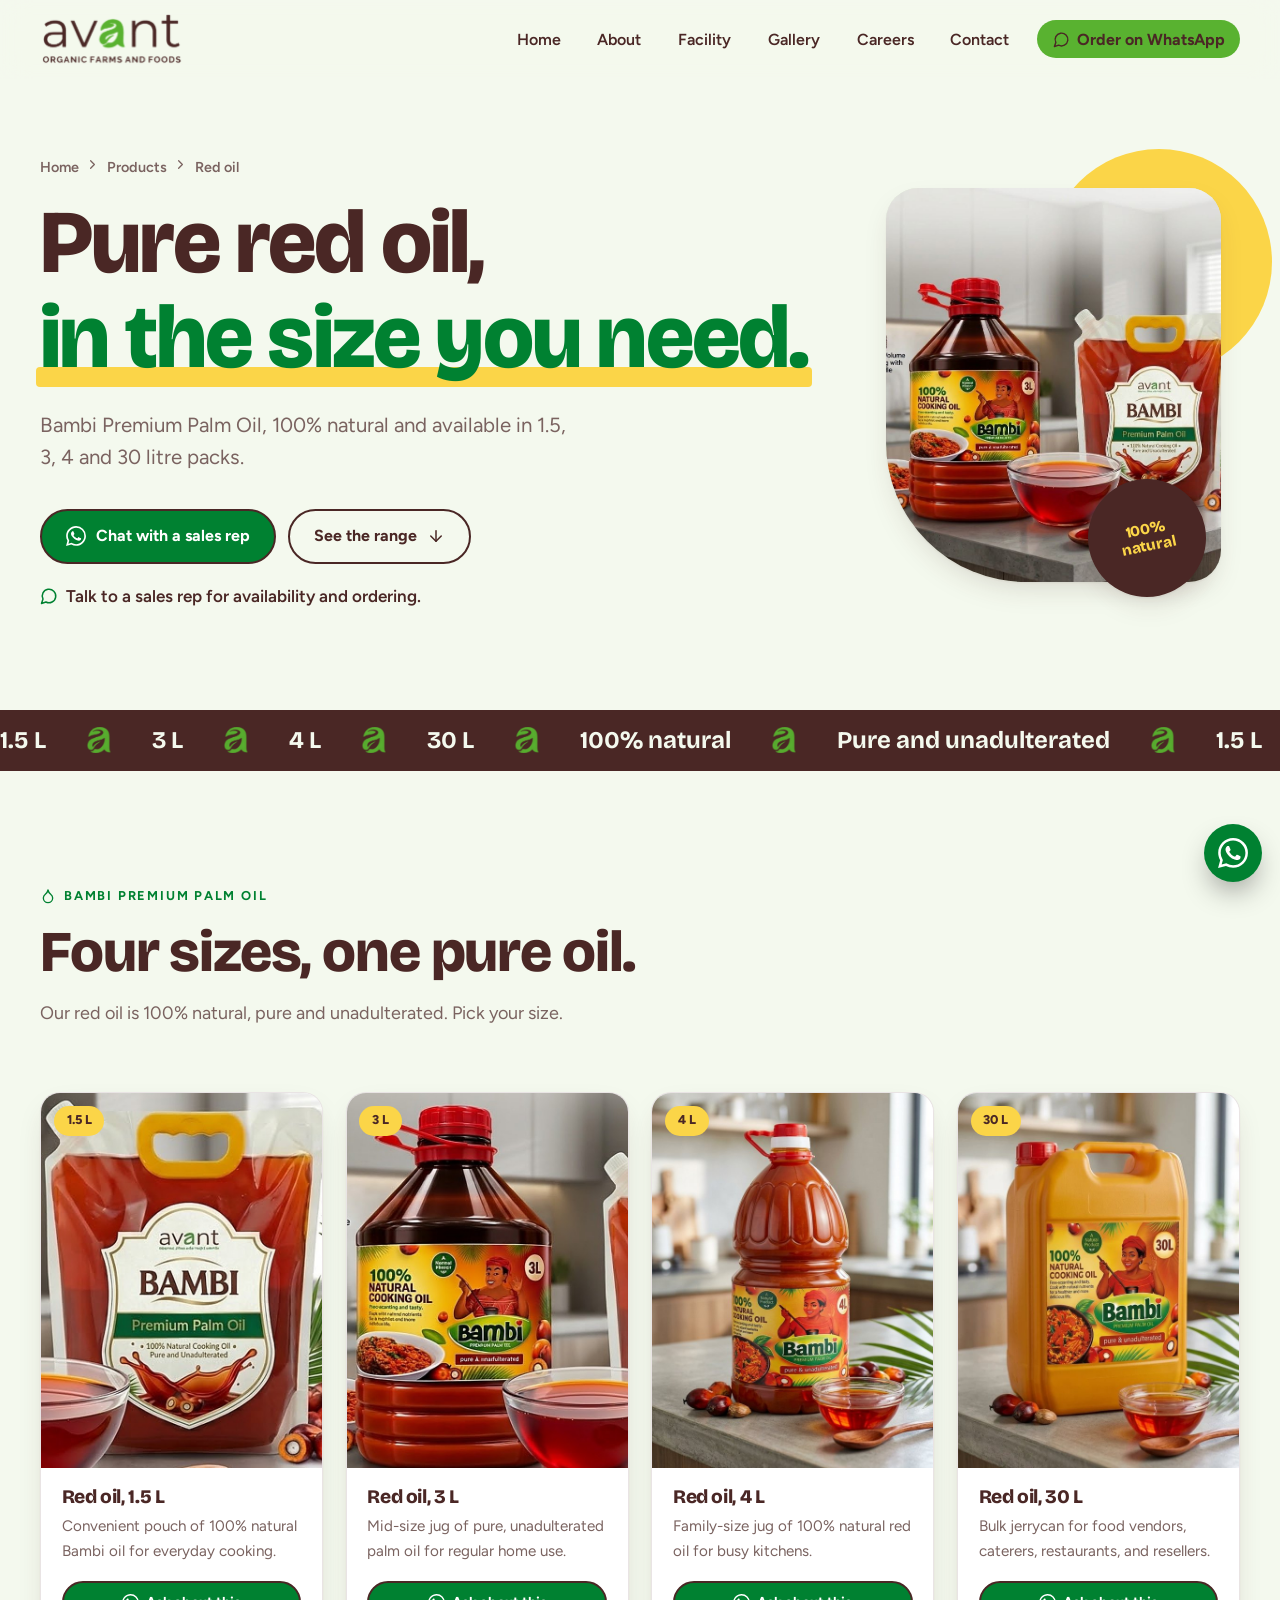
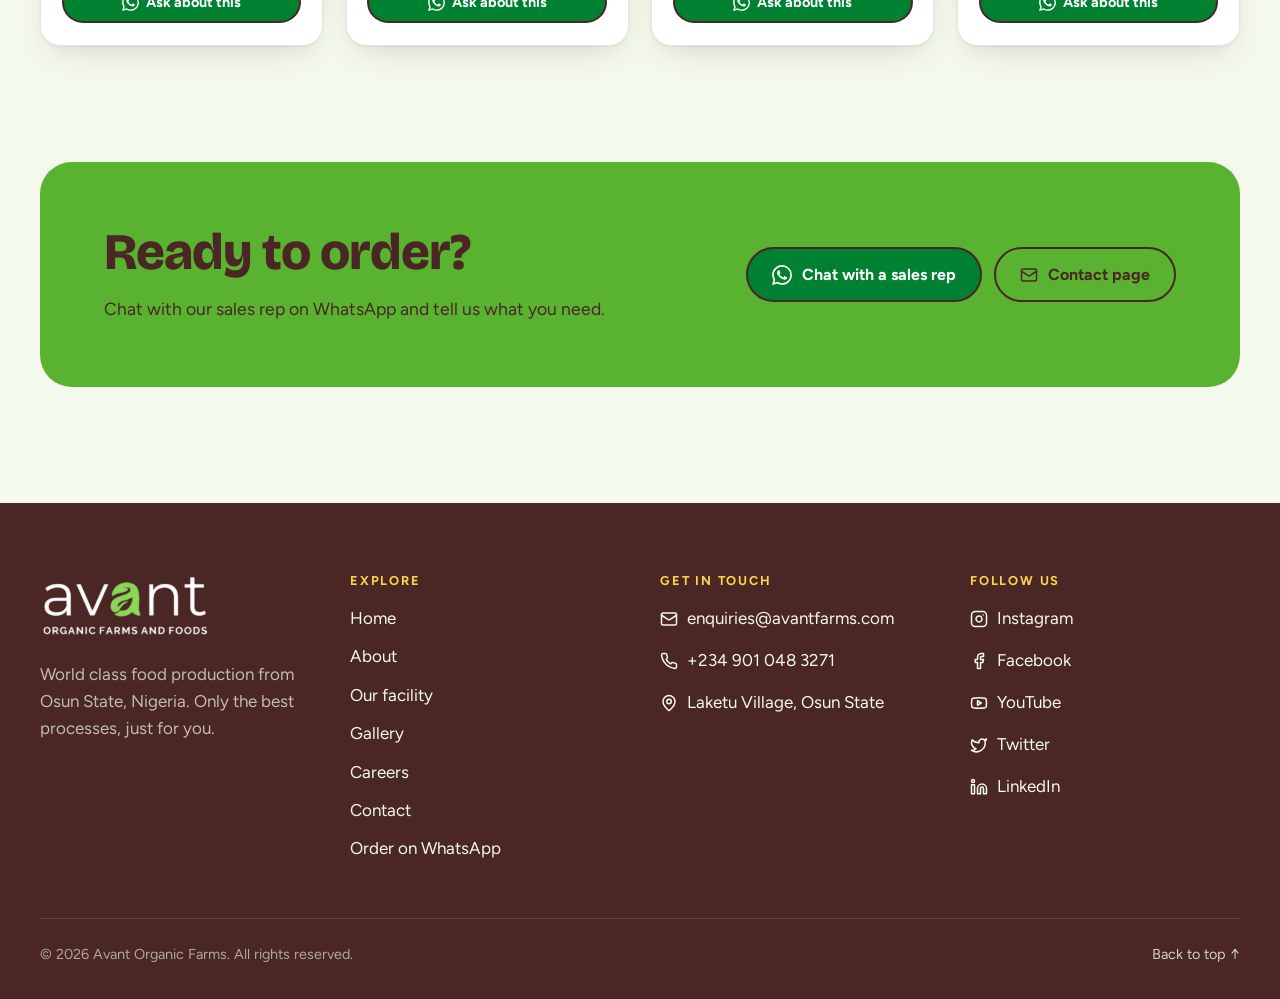
<file: palm-oil.html>
<!DOCTYPE html>
<html lang="en">


<head>
<meta charset="UTF-8">
<meta name="viewport" content="width=device-width, initial-scale=1">
<title>Red Oil | Avant Organic Farms and Foods</title>
<meta name="description" content="Bambi Premium Palm Oil, 100% natural, in 1.5 litre, 3 litre, 4 litre and 30 litre packs. Chat with a sales rep on WhatsApp.">
<meta name="theme-color" content="#4a2725">
<meta name="color-scheme" content="light">
<link rel="icon" type="image/png" href="m/avant-mark.png">
<link rel="preconnect" href="https://fonts.googleapis.com/">
<link rel="preconnect" href="https://fonts.gstatic.com/" crossorigin>
<link href="https://fonts.googleapis.com/css2?family=Bricolage+Grotesque:opsz,wght@12..96,500;12..96,700;12..96,800&amp;family=Figtree:wght@400;500;600;700&amp;display=swap" rel="stylesheet">
<script src="assets/lucide.min.js"></script>
<script>document.documentElement.classList.add('js');</script>
<style>
:root{
  --ink:#4a2725; --ink-2:#3d1f1e; --slate:#7a6360;
  --orange:#59b230; --coral:#008131; --sun:#fbd548;
  --cream:#f4f9ee; --cream-2:#e4f0d9; --paper:#ffffff;
  --line:rgba(74,39,37,.12);
  --display:"Bricolage Grotesque", system-ui, sans-serif;
  --body:"Figtree", system-ui, sans-serif;
  --r-sm:12px; --r-md:20px; --r-lg:32px;
  --shadow:0 1px 2px rgba(74,39,37,.06), 0 12px 32px -12px rgba(74,39,37,.22);
  --ease:cubic-bezier(.22,1,.36,1);
  color-scheme:light;
}
*,*::before,*::after{box-sizing:border-box}
html{scroll-behavior:smooth;-webkit-text-size-adjust:100%}
body{margin:0;font-family:var(--body);font-size:1.0625rem;line-height:1.6;color:var(--ink);background:var(--cream);-webkit-font-smoothing:antialiased}
img{max-width:100%;display:block}
a{color:inherit}
h1,h2,h3{font-family:var(--display);line-height:1.05;letter-spacing:-.02em;margin:0;font-weight:800}
p{margin:0}
:focus-visible{outline:3px solid var(--orange);outline-offset:3px;border-radius:6px}
.skip{position:absolute;left:1rem;top:-4rem;background:var(--ink);color:#fff;padding:.7rem 1rem;border-radius:10px;z-index:200;text-decoration:none;font-weight:600;transition:top .2s}
.skip:focus{top:1rem}
.wrap{width:min(1200px,100% - 2.5rem);margin-inline:auto}
.eyebrow{display:inline-flex;align-items:center;gap:.5rem;font-weight:700;font-size:.8rem;letter-spacing:.14em;text-transform:uppercase;color:var(--coral)}
.eyebrow svg{width:16px;height:16px}
section{padding-block:clamp(4.5rem,9vw,8rem)}
.section-head{display:grid;gap:1rem;max-width:44rem;margin-bottom:clamp(2.5rem,5vw,4rem)}
.section-head h2{font-size:clamp(2.2rem,5vw,3.6rem)}
.section-head p{color:var(--slate);font-size:1.125rem}

/* Buttons */
.btn{--bg:var(--ink);--fg:#fff;display:inline-flex;align-items:center;gap:.6rem;padding:.95rem 1.5rem;border-radius:999px;background:var(--bg);color:var(--fg);font:700 1rem/1 var(--body);text-decoration:none;border:2px solid var(--bg);cursor:pointer;transition:transform .25s var(--ease),box-shadow .25s var(--ease),background-color .2s}
.btn svg{width:18px;height:18px;transition:transform .25s var(--ease)}
.btn:hover{transform:translateY(-2px);box-shadow:0 10px 24px -10px rgba(74,39,37,.55)}
.btn:hover svg{transform:translateX(3px)}
.btn:active{transform:translateY(0) scale(.97);box-shadow:none}
.btn--orange{--bg:var(--orange);--fg:var(--ink)}
.btn--ghost{background:transparent;color:var(--ink)}
.btn--ghost:hover{background:var(--ink);color:#fff}

/* Hero */
.hero{padding-block:clamp(2.5rem,6vw,5rem) clamp(4rem,8vw,6rem);position:relative;overflow:hidden}
.hero__grid{display:grid;gap:3rem;align-items:center}
@media (min-width:960px){.hero__grid{grid-template-columns:1.05fr .95fr}}
.hero h1{font-size:clamp(2.75rem,7vw,5.6rem);margin-block:1.1rem 1.5rem}
.hero h1 .hl{position:relative;white-space:nowrap;color:var(--coral)}
.hero h1 .hl::after{content:"";position:absolute;left:-.04em;right:-.04em;bottom:.04em;height:.22em;background:var(--sun);z-index:-1;border-radius:4px;transform-origin:left;animation:swipe 1s .5s var(--ease) both}
@keyframes swipe{from{transform:scaleX(0)}to{transform:scaleX(1)}}
.hero__lead{font-size:clamp(1.1rem,1.6vw,1.3rem);color:var(--slate);max-width:34rem}
.hero__ctas{display:flex;flex-wrap:wrap;gap:.8rem;margin-top:2.2rem}
.hero__trust{display:flex;flex-wrap:wrap;gap:1.4rem;margin-top:2.4rem;color:var(--slate);font-weight:600;font-size:.95rem}
.hero__trust span{display:inline-flex;align-items:center;gap:.45rem}
.hero__trust svg{width:18px;height:18px;color:var(--coral)}
.hero__media{position:relative;aspect-ratio:5/5.4}
.hero__photo{position:absolute;inset:0 0 0 8%;border-radius:var(--r-lg) var(--r-lg) var(--r-lg) 140px;overflow:hidden;box-shadow:var(--shadow);background:var(--cream-2)}
.hero__photo img{width:100%;height:100%;object-fit:cover}
.hero__blob{position:absolute;width:62%;aspect-ratio:1;border-radius:50%;background:var(--sun);right:-14%;top:-10%;z-index:-1}
.hero__badge{position:absolute;left:0;bottom:12%;background:var(--paper);border-radius:var(--r-md);padding:1rem 1.2rem;display:flex;gap:.9rem;align-items:center;box-shadow:var(--shadow);animation:bob 5s ease-in-out infinite}
.hero__badge .ic{width:46px;height:46px;border-radius:14px;background:var(--orange);display:grid;place-items:center;color:var(--ink)}
.hero__badge strong{display:block;font-family:var(--display);font-size:1.4rem;line-height:1}
.hero__badge small{color:var(--slate);font-weight:600}
.hero__sticker{position:absolute;right:4%;bottom:-4%;width:118px;aspect-ratio:1;border-radius:50%;background:var(--ink);color:var(--sun);display:grid;place-items:center;text-align:center;font:800 .95rem/1.1 var(--display);transform:rotate(-12deg);box-shadow:var(--shadow);padding:1rem}
@keyframes bob{50%{transform:translateY(-10px)}}

/* Marquee */
.marquee{background:var(--ink);color:var(--cream);padding-block:1.1rem;overflow:hidden}
.marquee__track{display:flex;gap:2.5rem;width:max-content;animation:marquee 32s linear infinite}
.marquee span{display:inline-flex;align-items:center;gap:2.5rem;font:700 clamp(1.1rem,2vw,1.5rem)/1 var(--display);white-space:nowrap}
.marquee svg{width:22px;height:22px;color:var(--sun)}
@keyframes marquee{to{transform:translateX(-50%)}}

/* Aisles */
.aisles__grid{display:grid;gap:1.25rem;grid-template-columns:repeat(auto-fit,minmax(min(100%,250px),1fr))}
.aisle{position:relative;border-radius:var(--r-md);overflow:hidden;aspect-ratio:3/4;background:var(--cream-2);isolation:isolate;box-shadow:var(--shadow)}
.aisle img{width:100%;height:100%;object-fit:cover;transition:transform .7s var(--ease)}
.aisle::after{content:"";position:absolute;inset:0;background:linear-gradient(180deg,transparent 40%,rgba(74,39,37,.88));z-index:0}
.aisle:hover img{transform:scale(1.06)}
.aisle__body{position:absolute;inset:auto 0 0 0;padding:1.4rem;color:#fff;z-index:1}
.aisle__body .tag{display:inline-grid;place-items:center;width:42px;height:42px;border-radius:12px;background:var(--sun);color:var(--ink);margin-bottom:.9rem;transition:transform .35s var(--ease)}
.aisle:hover .tag{transform:rotate(-10deg) scale(1.08)}
.aisle__body h3{font-size:1.6rem;margin-bottom:.35rem}
.aisle__body p{font-size:.95rem;opacity:.88}

/* Story */
.story{background:var(--paper)}
.story__grid{display:grid;gap:3rem;align-items:center}
@media (min-width:900px){.story__grid{grid-template-columns:.9fr 1.1fr}}
.story__img{border-radius:var(--r-lg);overflow:hidden;aspect-ratio:4/3;box-shadow:var(--shadow);background:var(--cream-2)}
.story__img img{width:100%;height:100%;object-fit:cover}
.story h2{font-size:clamp(2.1rem,4.4vw,3.3rem);margin-block:1rem 1.2rem}
.story p{color:var(--slate);font-size:1.1rem}
.stats{display:grid;grid-template-columns:repeat(3,1fr);gap:1rem;margin-block:2.2rem}
.stat{border-top:3px solid var(--orange);padding-top:.9rem}
.stat strong{display:block;font:800 clamp(1.9rem,4vw,2.8rem)/1 var(--display)}
.stat span{color:var(--slate);font-size:.92rem;font-weight:600}
.values{display:flex;flex-wrap:wrap;gap:.5rem;margin-bottom:2rem}
.values li{list-style:none;padding:.45rem .9rem;border-radius:999px;background:var(--cream);font-weight:600;font-size:.92rem;border:1px solid var(--line)}
.values{padding:0;margin-top:0}

/* Branches */
.branches__bar{display:flex;flex-wrap:wrap;gap:1rem;justify-content:space-between;align-items:end;margin-bottom:2rem}
.field{display:grid;gap:.45rem}
.field > label,.legend{font-weight:700;font-size:.92rem}
.count{color:var(--slate);font-weight:600}
.branch-list{display:grid;gap:1rem;grid-template-columns:repeat(auto-fill,minmax(min(100%,320px),1fr));padding:0;margin:0}
.branch{list-style:none;background:var(--paper);border:1px solid var(--line);border-radius:var(--r-md);padding:1.5rem;display:grid;gap:.9rem;transition:transform .3s var(--ease),box-shadow .3s var(--ease),border-color .3s}
.branch:hover{transform:translateY(-4px);box-shadow:var(--shadow);border-color:transparent}
.branch[hidden]{display:none}
.branch__top{display:flex;align-items:center;justify-content:space-between;gap:1rem}
.branch h3{font-size:1.45rem}
.chip{font-size:.75rem;font-weight:700;padding:.3rem .65rem;border-radius:999px;background:var(--cream);color:var(--slate);white-space:nowrap}
.branch address{font-style:normal;color:var(--slate);display:flex;gap:.6rem}
.branch address svg{flex:none;width:20px;height:20px;color:var(--coral);margin-top:.15rem}
.branch a.dir{display:inline-flex;align-items:center;gap:.4rem;font-weight:700;text-decoration:none;color:var(--ink);width:fit-content;border-bottom:2px solid var(--sun);padding-bottom:2px;transition:gap .25s var(--ease)}
.branch a.dir:hover{gap:.7rem}
.branch a.dir svg{width:17px;height:17px}

/* Select (base-select with fallback) */
.select{appearance:none;-webkit-appearance:none;font:600 1rem var(--body);color:var(--ink);background:var(--paper) url("data:image/svg+xml,%3Csvg xmlns='http://www.w3.org/2000/svg' width='20' height='20' viewBox='0 0 24 24' fill='none' stroke='%2359b230' stroke-width='2.5' stroke-linecap='round' stroke-linejoin='round'%3E%3Cpath d='m6 9 6 6 6-6'/%3E%3C/svg%3E") no-repeat right 1rem center;border:2px solid var(--line);border-radius:14px;padding:.85rem 3rem .85rem 1rem;min-width:240px;cursor:pointer;transition:border-color .2s,box-shadow .2s}
.select:hover{border-color:rgba(74,39,37,.3)}
.select:focus-visible{outline:none;border-color:var(--orange);box-shadow:0 0 0 4px rgba(89,178,48,.2)}
@supports (appearance:base-select){
  .select,.select::picker(select){appearance:base-select}
  .select{background-image:none;display:flex;align-items:center;justify-content:space-between;gap:1rem;padding-right:1rem}
  .select::picker-icon{content:"";width:20px;height:20px;background:url("data:image/svg+xml,%3Csvg xmlns='http://www.w3.org/2000/svg' width='20' height='20' viewBox='0 0 24 24' fill='none' stroke='%2359b230' stroke-width='2.5' stroke-linecap='round' stroke-linejoin='round'%3E%3Cpath d='m6 9 6 6 6-6'/%3E%3C/svg%3E") center/contain no-repeat;transition:transform .3s var(--ease)}
  .select:open::picker-icon{transform:rotate(180deg)}
  .select::picker(select){border:1px solid var(--line);border-radius:16px;background:var(--paper);box-shadow:var(--shadow);padding:.4rem;margin-top:.4rem;opacity:0;transform:translateY(-6px);transition:opacity .2s,transform .25s var(--ease),overlay .25s allow-discrete,display .25s allow-discrete}
  .select:open::picker(select){opacity:1;transform:none}
  @starting-style{.select:open::picker(select){opacity:0;transform:translateY(-6px)}}
  .select option{padding:.7rem .9rem;border-radius:10px;font-weight:600;color:var(--ink);display:flex;gap:.6rem;align-items:center;cursor:pointer}
  .select option:hover,.select option:focus-visible{background:var(--cream);outline:none}
  .select option:checked{background:var(--ink);color:#fff}
  .select option::checkmark{color:var(--sun)}
}

/* Rewards */
.rewards{background:var(--ink);color:var(--cream);position:relative;overflow:hidden}
.rewards::before{content:"";position:absolute;width:520px;aspect-ratio:1;border-radius:50%;background:radial-gradient(circle,rgba(251,213,72,.22),transparent 65%);top:-160px;right:-120px}
.rewards__grid{display:grid;gap:3rem;position:relative}
@media (min-width:960px){.rewards__grid{grid-template-columns:1fr 1fr;align-items:start}}
.rewards .eyebrow{color:var(--sun)}
.rewards h2{font-size:clamp(2.3rem,5vw,3.8rem);margin-block:1rem 1.2rem}
.rewards__lead{color:rgba(244,249,238,.78);font-size:1.15rem;max-width:30rem}
.perks{display:grid;gap:1rem;margin:2rem 0;padding:0}
.perks li{list-style:none;display:flex;gap:1rem;align-items:center;font-weight:600}
.perks .ic{flex:none;width:44px;height:44px;border-radius:14px;background:rgba(251,213,72,.14);color:var(--sun);display:grid;place-items:center}
.perks svg{width:22px;height:22px}
.card-visual{display:flex;align-items:center;gap:1rem;background:linear-gradient(135deg,var(--orange),#8bd35f);color:var(--ink);border-radius:var(--r-md);padding:1.2rem 1.4rem;max-width:360px;transform:rotate(-3deg);box-shadow:0 20px 40px -18px rgba(0,0,0,.6);transition:transform .5s var(--ease)}
.card-visual:hover{transform:rotate(0) scale(1.02)}
.card-visual img{width:58px;height:58px;background:#fff;border-radius:14px;padding:6px}
.card-visual strong{font:800 1.25rem/1.1 var(--display);display:block}
.card-visual small{font-weight:600}
.form{background:var(--paper);color:var(--ink);border-radius:var(--r-lg);padding:clamp(1.5rem,4vw,2.5rem);display:grid;gap:1.15rem;box-shadow:0 30px 60px -30px rgba(0,0,0,.6)}
.form h3{font-size:1.7rem}
.form .sub{color:var(--slate);margin-top:-.6rem}
.form .row{display:grid;gap:1.15rem}
@media (min-width:560px){.form .row{grid-template-columns:1fr 1fr}}
.input{font:500 1rem var(--body);color:var(--ink);background:var(--cream);border:2px solid transparent;border-radius:14px;padding:.85rem 1rem;width:100%;transition:border-color .2s,background-color .2s,box-shadow .2s}
.input::placeholder{color:#9a8683}
.input:hover{border-color:var(--line)}
.input:focus-visible{outline:none;background:#fff;border-color:var(--orange);box-shadow:0 0 0 4px rgba(89,178,48,.2)}
.form .select{width:100%;min-width:0;background-color:var(--cream);border-color:transparent}
fieldset{border:0;padding:0;margin:0;display:grid;gap:.6rem}
.choices{display:flex;flex-wrap:wrap;gap:.6rem}
.choice{display:inline-flex;align-items:center;gap:.6rem;padding:.6rem 1rem;border-radius:999px;background:var(--cream);cursor:pointer;font-weight:600;font-size:.95rem;border:2px solid transparent;transition:border-color .2s,background-color .2s}
.choice:has(input:checked){border-color:var(--ink);background:#fff}
.choice input[type=radio]{appearance:none;width:20px;height:20px;border-radius:50%;border:2px solid var(--slate);margin:0;display:grid;place-items:center;transition:border-color .2s;cursor:pointer}
.choice input[type=radio]::before{content:"";width:10px;height:10px;border-radius:50%;background:var(--orange);transform:scale(0);transition:transform .25s var(--ease)}
.choice input[type=radio]:checked{border-color:var(--ink)}
.choice input[type=radio]:checked::before{transform:scale(1)}
.check{display:flex;gap:.75rem;align-items:flex-start;font-size:.95rem;color:var(--slate);cursor:pointer}
.check input{appearance:none;flex:none;width:22px;height:22px;border-radius:7px;border:2px solid var(--slate);margin:.1rem 0 0;display:grid;place-items:center;cursor:pointer;transition:background-color .2s,border-color .2s}
.check input::before{content:"";width:11px;height:6px;border-left:2.5px solid var(--ink);border-bottom:2.5px solid var(--ink);transform:rotate(-45deg) translate(1px,-1px) scale(0);transition:transform .25s var(--ease)}
.check input:checked{background:var(--sun);border-color:var(--sun)}
.check input:checked::before{transform:rotate(-45deg) translate(1px,-1px) scale(1)}
.choice input:focus-visible,.check input:focus-visible{outline:3px solid var(--orange);outline-offset:2px}
.form .btn{justify-content:center;width:100%;padding-block:1.1rem}

/* FAQ */
.faq__grid{display:grid;gap:3rem}
@media (min-width:900px){.faq__grid{grid-template-columns:.8fr 1.2fr}}
.acc{border-top:1px solid var(--line)}
.acc__item{border-bottom:1px solid var(--line)}
.acc__btn{width:100%;display:flex;justify-content:space-between;align-items:center;gap:1rem;background:none;border:0;padding:1.4rem 0;font:700 clamp(1.1rem,2vw,1.3rem)/1.3 var(--display);color:var(--ink);text-align:left;cursor:pointer}
.acc__btn .pm{flex:none;width:38px;height:38px;border-radius:50%;background:var(--paper);border:1px solid var(--line);display:grid;place-items:center;transition:transform .35s var(--ease),background-color .2s}
.acc__btn:hover .pm{background:var(--sun);border-color:var(--sun)}
.acc__btn[aria-expanded=true] .pm{transform:rotate(45deg);background:var(--ink);color:#fff;border-color:var(--ink)}
.acc__btn .pm svg{width:18px;height:18px}
.acc__panel{display:grid;grid-template-rows:1fr;transition:grid-template-rows .4s var(--ease)}
.acc__panel > div{overflow:hidden}
.acc__panel p{color:var(--slate);padding-bottom:1.4rem;max-width:40rem}
.js .acc__panel{grid-template-rows:0fr}
.js .acc__panel.open{grid-template-rows:1fr}

/* Social / CTA */
.cta{padding-top:0}
.cta__box{background:var(--orange);border-radius:var(--r-lg);padding:clamp(2rem,5vw,4rem);display:grid;gap:2rem;align-items:center;position:relative;overflow:hidden}
@media (min-width:860px){.cta__box{grid-template-columns:1.3fr 1fr}}
.cta__box h2{font-size:clamp(2rem,4.4vw,3.2rem)}
.cta__box p{margin-top:1rem;font-size:1.1rem;max-width:32rem}
.socials{display:flex;flex-wrap:wrap;gap:.8rem}
@media (min-width:860px){.socials{justify-content:flex-end}}

/* ---------- About page ---------- */
.crumbs{display:flex;align-items:center;gap:.4rem;font-size:.9rem;font-weight:600;color:var(--slate);margin:0;padding:0;list-style:none}
.crumbs a{text-decoration:none}
.crumbs a:hover{color:var(--coral)}
.crumbs svg{width:15px;height:15px}

/* Timeline */
.journey{background:var(--paper)}
.journey__grid{display:grid;gap:3rem}
@media (min-width:960px){.journey__grid{grid-template-columns:.85fr 1.15fr;align-items:start}.journey__grid .section-head{position:sticky;top:110px}}
.timeline{list-style:none;margin:0;padding:0;position:relative;display:grid;gap:1.25rem}
.timeline::before{content:"";position:absolute;left:23px;top:24px;bottom:24px;width:2px;background:repeating-linear-gradient(to bottom,var(--line) 0 8px,transparent 8px 14px)}
.tl{position:relative;display:grid;grid-template-columns:48px 1fr;gap:1.2rem}
.tl__dot{width:48px;height:48px;border-radius:50%;background:var(--cream);border:2px solid var(--line);display:grid;place-items:center;color:var(--ink);position:relative;z-index:1;transition:background-color .3s,border-color .3s,transform .4s var(--ease)}
.tl__dot svg{width:20px;height:20px}
.tl:hover .tl__dot{background:var(--sun);border-color:var(--sun);transform:scale(1.08)}
.tl:last-child .tl__dot{background:var(--orange);border-color:var(--orange)}
.tl__card{background:var(--cream);border-radius:var(--r-md);padding:1.4rem 1.5rem}
.tl__when{font-weight:700;font-size:.8rem;letter-spacing:.12em;text-transform:uppercase;color:var(--coral)}
.tl__card h3{font-size:1.45rem;margin:.35rem 0 .5rem}
.tl__card p{color:var(--slate)}

/* Founders */
.founders__grid{display:grid;gap:1.25rem;grid-template-columns:repeat(auto-fit,minmax(min(100%,300px),1fr))}
.founder{background:var(--paper);border-radius:var(--r-lg);padding:2rem;display:grid;gap:1.2rem;border:1px solid var(--line);transition:transform .35s var(--ease),box-shadow .35s var(--ease)}
.founder:hover{transform:translateY(-4px);box-shadow:var(--shadow)}
.monogram{width:84px;height:84px;border-radius:26px;display:grid;place-items:center;font:800 2rem/1 var(--display);color:var(--ink);background:var(--sun);transform:rotate(-4deg);transition:transform .4s var(--ease)}
.founder:hover .monogram{transform:rotate(0) scale(1.05)}
.founder:nth-child(2) .monogram{background:var(--orange)}
.founder h3{font-size:1.75rem}
.founder .role{color:var(--coral);font-weight:700;font-size:.92rem;margin-top:.3rem}
.founder p{color:var(--slate)}
.founders__note{background:var(--ink);color:var(--cream);border-radius:var(--r-lg);padding:2rem;display:grid;gap:1rem;align-content:center}
.founders__note svg{width:34px;height:34px;color:var(--sun)}
.founders__note p{font:700 clamp(1.25rem,2.2vw,1.55rem)/1.3 var(--display)}

/* Mission & Vision */
.mv__grid{display:grid;gap:1.25rem}
@media (min-width:900px){.mv__grid{grid-template-columns:1fr 1fr}}
.mv{border-radius:var(--r-lg);padding:clamp(2rem,4vw,3rem);position:relative;overflow:hidden;display:grid;gap:1.1rem;align-content:start}
.mv--mission{background:var(--orange);color:var(--ink)}
.mv--vision{background:var(--ink);color:var(--cream)}
.mv__icon{width:60px;height:60px;border-radius:18px;display:grid;place-items:center;background:rgba(255,255,255,.25)}
.mv--vision .mv__icon{background:rgba(251,213,72,.15);color:var(--sun)}
.mv__icon svg{width:28px;height:28px}
.mv h3{font-size:clamp(2rem,4vw,2.8rem)}
.mv p{font-size:1.12rem;line-height:1.65}
.mv--vision p{color:rgba(244,249,238,.82)}
.mv::after{content:"";position:absolute;width:260px;aspect-ratio:1;border-radius:50%;right:-90px;bottom:-110px;border:44px solid rgba(255,255,255,.12)}
.mv--vision::after{border-color:rgba(251,213,72,.1)}

/* Values */
.values-sec__grid{display:grid;gap:3rem;align-items:start}
@media (min-width:960px){.values-sec__grid{grid-template-columns:.9fr 1.1fr}}
.values-sec__img{border-radius:var(--r-lg);overflow:hidden;aspect-ratio:1;box-shadow:var(--shadow);background:var(--cream-2)}
.values-sec__img img{width:100%;height:100%;object-fit:cover}
.acc__btn .vlead{display:flex;align-items:center;gap:.9rem}
.acc__btn .vic{flex:none;width:42px;height:42px;border-radius:12px;background:var(--cream-2);display:grid;place-items:center;color:var(--coral);transition:background-color .2s}
.acc__btn[aria-expanded=true] .vic{background:var(--sun);color:var(--ink)}
.acc__btn .vic svg{width:20px;height:20px}

/* Promise */
.promise{background:var(--paper)}
.promise__grid{display:grid;gap:1.25rem;grid-template-columns:repeat(auto-fit,minmax(min(100%,240px),1fr))}
.pcard{background:var(--cream);border-radius:var(--r-md);padding:1.75rem;display:grid;gap:.8rem;align-content:start;transition:transform .35s var(--ease),background-color .3s}
.pcard:hover{transform:translateY(-4px);background:var(--cream-2)}
.pcard .ic{width:52px;height:52px;border-radius:16px;background:var(--ink);color:var(--sun);display:grid;place-items:center;transition:transform .4s var(--ease)}
.pcard:hover .ic{transform:rotate(-8deg)}
.pcard .ic svg{width:24px;height:24px}
.pcard h3{font-size:1.35rem}
.pcard p{color:var(--slate)}

/* Branch chips */
.where__list{display:flex;flex-wrap:wrap;gap:.7rem;list-style:none;margin:0;padding:0}
.where__list a{display:inline-flex;align-items:center;gap:.5rem;padding:.8rem 1.2rem;border-radius:999px;background:var(--paper);border:1px solid var(--line);text-decoration:none;font-weight:700;transition:background-color .2s,color .2s,transform .25s var(--ease),border-color .2s}
.where__list a svg{width:17px;height:17px;color:var(--coral);transition:color .2s}
.where__list a:hover{background:var(--ink);color:#fff;border-color:var(--ink);transform:translateY(-2px)}
.where__list a:hover svg{color:var(--sun)}
.where{padding-top:clamp(3rem,6vw,5rem)}

/* Reveal */
.js .reveal{opacity:0;transform:translateY(28px);transition:opacity .8s var(--ease),transform .8s var(--ease);transition-delay:var(--d,0s)}
.js .reveal.in{opacity:1;transform:none}

@media (prefers-reduced-motion:reduce){
  *,*::before,*::after{animation-duration:.01ms!important;animation-iteration-count:1!important;transition-duration:.01ms!important;scroll-behavior:auto!important}
  .js .reveal{opacity:1;transform:none}
  .marquee__track{animation:none}
}
</style>
<link rel="stylesheet" href="assets/extras.css">
</head>
<body>
<a class="skip" href="#main">Skip to content</a>

<!-- hh:shared header aria-current="page" -->
<link href="https://fonts.googleapis.com/css2?family=Bricolage+Grotesque:opsz,wght@12..96,500;12..96,700;12..96,800&amp;family=Figtree:wght@400;500;600;700&amp;display=swap" rel="stylesheet">
<style data-hh-shared-styles="header" data-hh-shared-source="/">
:where(#top) {
  --ink:#4a2725; --ink-2:#3d1f1e; --slate:#7a6360;
  --orange:#59b230; --coral:#008131; --sun:#fbd548;
  --cream:#f4f9ee; --cream-2:#e4f0d9; --paper:#ffffff;
  --line:rgba(74,39,37,.12);
  --display:"Bricolage Grotesque", system-ui, sans-serif;
  --body:"Figtree", system-ui, sans-serif;
  --r-sm:12px; --r-md:20px; --r-lg:32px;
  --shadow:0 1px 2px rgba(74,39,37,.06), 0 12px 32px -12px rgba(74,39,37,.22);
  --ease:cubic-bezier(.22,1,.36,1);}

:where(#top) {font-family:var(--body, "Figtree", system-ui, sans-serif);font-size:1.0625rem;line-height:1.6;color:var(--ink, #4a2725);}

:is(:root):where(#top, #top *) {
  --ink:#4a2725; --ink-2:#3d1f1e; --slate:#7a6360;
  --orange:#59b230; --coral:#008131; --sun:#fbd548;
  --cream:#f4f9ee; --cream-2:#e4f0d9; --paper:#ffffff;
  --line:rgba(74,39,37,.12);
  --display:"Bricolage Grotesque", system-ui, sans-serif;
  --body:"Figtree", system-ui, sans-serif;
  --r-sm:12px; --r-md:20px; --r-lg:32px;
  --shadow:0 1px 2px rgba(74,39,37,.06), 0 12px 32px -12px rgba(74,39,37,.22);
  --ease:cubic-bezier(.22,1,.36,1);
  color-scheme:light;
}

:is(*):where(#top, #top *), :is(*):where(#top, #top *)::before, :is(*):where(#top, #top *)::after {box-sizing:border-box}

:is(img):where(#top, #top *) {max-width:100%;display:block}

:is(a):where(#top, #top *) {color:inherit}

:is(:focus-visible):where(#top, #top *) {outline:3px solid var(--orange, #59b230);outline-offset:3px;border-radius:6px}

:is(.eyebrow svg):where(#top, #top *) {width:16px;height:16px}

:is(.btn svg):where(#top, #top *) {width:18px;height:18px;transition:transform .25s var(--ease, cubic-bezier(.22,1,.36,1))}

:is(.btn:hover svg):where(#top, #top *) {transform:translateX(3px)}

:is(.hero__trust span):where(#top, #top *) {display:inline-flex;align-items:center;gap:.45rem}

:is(.hero__trust svg):where(#top, #top *) {width:18px;height:18px;color:var(--coral)}

:is(.hero__photo img):where(#top, #top *) {width:100%;height:100%;object-fit:cover}

:is(.marquee span):where(#top, #top *) {display:inline-flex;align-items:center;gap:2.5rem;font:700 clamp(1.1rem,2vw,1.5rem)/1 var(--display, "Bricolage Grotesque", system-ui, sans-serif);white-space:nowrap}

:is(.marquee svg):where(#top, #top *) {width:22px;height:22px;color:var(--sun, #fbd548)}

:is(.aisle img):where(#top, #top *) {width:100%;height:100%;object-fit:cover;transition:transform .7s var(--ease, cubic-bezier(.22,1,.36,1))}

:is(.aisle:hover img):where(#top, #top *) {transform:scale(1.06)}

:is(.story__img img):where(#top, #top *) {width:100%;height:100%;object-fit:cover}

:is(.stat span):where(#top, #top *) {color:var(--slate, #7a6360);font-size:.92rem;font-weight:600}

:is(.values li):where(#top, #top *) {list-style:none;padding:.45rem .9rem;border-radius:999px;background:var(--cream, #f4f9ee);font-weight:600;font-size:.92rem;border:1px solid var(--line, rgba(74,39,37,.12))}

:is(.branch address svg):where(#top, #top *) {flex:none;width:20px;height:20px;color:var(--coral);margin-top:.15rem}

:is(.branch a.dir svg):where(#top, #top *) {width:17px;height:17px}

:is(.perks li):where(#top, #top *) {list-style:none;display:flex;gap:1rem;align-items:center;font-weight:600}

:is(.perks svg):where(#top, #top *) {width:22px;height:22px}

:is(.card-visual img):where(#top, #top *) {width:58px;height:58px;background:#fff;border-radius:14px;padding:6px}

:is(.acc__btn .pm svg):where(#top, #top *) {width:18px;height:18px}

:is(.acc__panel > div):where(#top, #top *) {overflow:hidden}

@media (prefers-reduced-motion:reduce) {
  :is(*):where(#top, #top *), :is(*):where(#top, #top *)::before, :is(*):where(#top, #top *)::after {animation-duration:.01ms!important;animation-iteration-count:1!important;transition-duration:.01ms!important;scroll-behavior:auto!important}
}

:is(.hh-footer__brand img):where(#top, #top *) {height:46px;width:auto;background:#f4f9ee;border-radius:12px;padding:6px 10px}

:is(.hh-footer ul):where(#top, #top *) {list-style:none;margin:0;padding:0;display:grid;gap:.7rem}

:is(.hh-footer a):where(#top, #top *) {color:#f4f9ee;text-decoration:none;display:inline-flex;align-items:center;gap:.55rem;transition:color .2s,transform .25s cubic-bezier(.22,1,.36,1)}

:is(.hh-footer a:hover):where(#top, #top *) {color:var(--sun,#fbd548);transform:translateX(3px)}

:is(.hh-footer svg):where(#top, #top *) {width:18px;height:18px;flex:none}

:is(.hh-footer__base a):where(#top, #top *) {color:rgba(244,249,238,.8)}

@media (prefers-reduced-motion:reduce) {
  :is(.hh-footer a):where(#top, #top *) {transition:none}
}
</style><header class="hh-header" id="top">
  <style>
    .hh-header{position:sticky;top:0;z-index:100;background:rgba(244,249,238,.86);backdrop-filter:saturate(1.4) blur(14px);-webkit-backdrop-filter:saturate(1.4) blur(14px);border-bottom:1px solid transparent;transition:border-color .3s,box-shadow .3s}
    .hh-header.scrolled{border-color:rgba(74,39,37,.1);box-shadow:0 8px 24px -18px rgba(74,39,37,.5)}
    .hh-nav{width:min(1200px,100% - 2.5rem);margin-inline:auto;display:flex;align-items:center;justify-content:space-between;gap:1rem;height:78px}
    .hh-logo img{height:52px;width:auto}
    .hh-links{display:flex;align-items:center;gap:.4rem;list-style:none;margin:0;padding:0}
    .hh-links a{position:relative;display:block;padding:.6rem .95rem;border-radius:999px;font:600 1rem "Figtree",system-ui,sans-serif;color:var(--ink,#4a2725);text-decoration:none;transition:background-color .2s}
    .hh-links a:hover{background:rgba(74,39,37,.07)}
    .hh-links a[aria-current=page]{background:var(--ink,#4a2725);color:#fff}
    .hh-links .hh-cta{background:var(--orange,#59b230);color:var(--ink,#4a2725);font-weight:700;margin-left:.4rem;display:inline-flex;align-items:center;gap:.45rem;transition:transform .25s cubic-bezier(.22,1,.36,1)}
    .hh-links .hh-cta:hover{background:var(--orange,#59b230);transform:translateY(-2px)}
    .hh-links .hh-cta svg{width:17px;height:17px}
    .hh-toggle{display:none;width:48px;height:48px;border-radius:14px;border:1px solid rgba(74,39,37,.15);background:#fff;cursor:pointer;place-items:center;color:var(--ink,#4a2725)}
    .hh-toggle span{display:block;width:20px;height:2px;background:currentColor;border-radius:2px;position:relative;transition:background-color .2s}
    .hh-toggle span::before,.hh-toggle span::after{content:"";position:absolute;left:0;width:20px;height:2px;background:currentColor;border-radius:2px;transition:transform .35s cubic-bezier(.22,1,.36,1)}
    .hh-toggle span::before{top:-6px}.hh-toggle span::after{top:6px}
    .hh-toggle[aria-expanded=true] span{background:transparent}
    .hh-toggle[aria-expanded=true] span::before{transform:translateY(6px) rotate(45deg)}
    .hh-toggle[aria-expanded=true] span::after{transform:translateY(-6px) rotate(-45deg)}
    @media (max-width:1020px){
      .hh-toggle{display:grid}
      .hh-menu{position:absolute;left:0;right:0;top:100%;background:var(--cream,#f4f9ee);border-bottom:1px solid rgba(74,39,37,.1);display:grid;grid-template-rows:0fr;transition:grid-template-rows .45s cubic-bezier(.22,1,.36,1)}
      .hh-menu > div{overflow:hidden}
      .hh-menu.open{grid-template-rows:1fr}
      .hh-links{flex-direction:column;align-items:stretch;padding:1rem 1.25rem 1.5rem;gap:.3rem}
      .hh-links a{padding:1rem 1.1rem;font-size:1.15rem;border-radius:14px}
      .hh-links .hh-cta{margin:.5rem 0 0;justify-content:center}
      .hh-menu li{opacity:0;transform:translateY(-8px);transition:opacity .3s,transform .4s cubic-bezier(.22,1,.36,1)}
      .hh-menu.open li{opacity:1;transform:none}
      .hh-menu.open li:nth-child(2){transition-delay:.05s}.hh-menu.open li:nth-child(3){transition-delay:.1s}.hh-menu.open li:nth-child(4){transition-delay:.15s}.hh-menu.open li:nth-child(5){transition-delay:.2s}.hh-menu.open li:nth-child(6){transition-delay:.25s}.hh-menu.open li:nth-child(7){transition-delay:.3s}
      html:not(.js) .hh-menu{position:static;grid-template-rows:1fr}
      html:not(.js) .hh-menu li{opacity:1;transform:none}
      html:not(.js) .hh-toggle{display:none}
      html:not(.js) .hh-nav{height:auto;flex-wrap:wrap;padding-block:.8rem}
    }
    @media (prefers-reduced-motion:reduce){
      .hh-menu,.hh-menu li,.hh-toggle span::before,.hh-toggle span::after{transition:none}
    }
  </style>
  <nav class="hh-nav" aria-label="Main">
    <a class="hh-logo" href="index.html" aria-label="Avant Organic Farms and Foods home">
      <img src="m/avant-logo.png" alt="Avant Organic Farms and Foods" width="144" height="52">
    </a>
    <button class="hh-toggle" type="button" aria-expanded="false" aria-controls="hh-menu" aria-label="Open menu"><span></span></button>
    <div class="hh-menu" id="hh-menu">
      <div>
        <ul class="hh-links">
          <li><a href="index.html">Home</a></li>
          <li><a href="about.html">About</a></li>
          <li><a href="facility.html">Facility</a></li>
          <li><a href="gallery.html">Gallery</a></li>
          <li><a href="careers.html">Careers</a></li>
          <li><a href="contact.html">Contact</a></li>
          <li><a class="hh-cta" href="https://wa.link/3gsqqy" target="_blank" rel="noopener"><i data-lucide="message-circle"></i>Order on WhatsApp</a></li>
        </ul>
      </div>
    </div>
  </nav>
  <script>
    (function(){
      var header=document.currentScript.closest('.hh-header');
      var btn=header.querySelector('.hh-toggle'), menu=header.querySelector('.hh-menu');
      var page=(location.pathname.split('/').pop()||'index.html');
      header.querySelectorAll('.hh-links a:not(.hh-cta)').forEach(function(a){ if(a.getAttribute('href')===page) a.setAttribute('aria-current','page'); });
      function setOpen(o){ btn.setAttribute('aria-expanded',o); btn.setAttribute('aria-label',o?'Close menu':'Open menu'); menu.classList.toggle('open',o); }
      btn.addEventListener('click',function(){ setOpen(btn.getAttribute('aria-expanded')!=='true'); });
      menu.addEventListener('click',function(e){ if(e.target.closest('a')) setOpen(false); });
      document.addEventListener('keydown',function(e){ if(e.key==='Escape' && menu.classList.contains('open')){ setOpen(false); btn.focus(); } });
      window.addEventListener('scroll',function(){ header.classList.toggle('scrolled',scrollY>8); },{passive:true});
    })();
  </script>
</header>

<main id="main">
  <section class="hero" aria-labelledby="page-title">
    <div class="wrap hero__grid">
      <div>
        <ol class="crumbs reveal" aria-label="Breadcrumb">
          <li><a href="index.html">Home</a></li>
          <li aria-hidden="true"><i data-lucide="chevron-right"></i></li>
          <li><a href="index.html#products">Products</a></li>
          <li aria-hidden="true"><i data-lucide="chevron-right"></i></li>
          <li aria-current="page">Red oil</li>
        </ol>
        <h1 id="page-title" class="reveal" style="--d:.08s">Pure red oil, <span class="hl">in the size you need.</span></h1>
        <p class="hero__lead reveal" style="--d:.16s">Bambi Premium Palm Oil, 100% natural and available in 1.5, 3, 4 and 30 litre packs.</p>
        <div class="hero__ctas reveal" style="--d:.24s">
          <a class="btn btn--wa" href="https://wa.link/3gsqqy" target="_blank" rel="noopener"><svg class="wa" viewBox="0 0 24 24" aria-hidden="true"><path d="M17.472 14.382c-.297-.149-1.758-.867-2.03-.967-.273-.099-.471-.148-.67.15-.197.297-.767.966-.94 1.164-.173.199-.347.223-.644.075-.297-.15-1.255-.463-2.39-1.475-.883-.788-1.48-1.761-1.653-2.059-.173-.297-.018-.458.13-.606.134-.133.298-.347.446-.52.149-.174.198-.298.298-.497.099-.198.05-.371-.025-.52-.075-.149-.669-1.612-.916-2.207-.242-.579-.487-.5-.669-.51-.173-.008-.371-.01-.57-.01-.198 0-.52.074-.792.372-.272.297-1.04 1.016-1.04 2.479 0 1.462 1.065 2.875 1.213 3.074.149.198 2.096 3.2 5.077 4.487.709.306 1.262.489 1.694.625.712.227 1.36.195 1.871.118.571-.085 1.758-.719 2.006-1.413.248-.694.248-1.289.173-1.413-.074-.124-.272-.198-.57-.347m-5.421 7.403h-.004a9.87 9.87 0 01-5.031-1.378l-.361-.214-3.741.982.998-3.648-.235-.374a9.86 9.86 0 01-1.51-5.26c.001-5.45 4.436-9.884 9.888-9.884 2.64 0 5.122 1.03 6.988 2.898a9.825 9.825 0 012.893 6.994c-.003 5.45-4.437 9.884-9.885 9.884m8.413-18.297A11.815 11.815 0 0012.05 0C5.495 0 .16 5.335.157 11.892c0 2.096.547 4.142 1.588 5.945L.057 24l6.305-1.654a11.882 11.882 0 005.683 1.448h.005c6.554 0 11.89-5.335 11.893-11.893a11.821 11.821 0 00-3.48-8.413Z"/></svg>Chat with a sales rep<span class="sr-only" style="position:absolute;width:1px;height:1px;overflow:hidden;clip:rect(0 0 0 0)"> (opens WhatsApp in a new tab)</span></a>
          <a class="btn btn--ghost" href="#range">See the range<i data-lucide="arrow-down"></i></a>
        </div>
        <p class="noprice reveal" style="--d:.32s"><i data-lucide="message-circle"></i>Talk to a sales rep for availability and ordering.</p>
      </div>
      <div class="hero__media reveal" style="--d:.2s">
        <div class="hero__blob" aria-hidden="true"></div>
        <div class="hero__photo"><img src="m/avant-oil.jpg" alt="Avant Bambi Premium Palm Oil in a 3L jug and a stand-up pouch" width="600" height="760" fetchpriority="high"></div>
        <div class="hero__sticker" aria-hidden="true">100% natural</div>
      </div>
    </div>
  </section>

  <div class="marquee" aria-hidden="true">
    <div class="marquee__track">
      <span>1.5 L <img class="sep" src="m/avant-mark.png" alt="" width="26" height="26"> 3 L <img class="sep" src="m/avant-mark.png" alt="" width="26" height="26"> 4 L <img class="sep" src="m/avant-mark.png" alt="" width="26" height="26"> 30 L <img class="sep" src="m/avant-mark.png" alt="" width="26" height="26"> 100% natural <img class="sep" src="m/avant-mark.png" alt="" width="26" height="26"> Pure and unadulterated <img class="sep" src="m/avant-mark.png" alt="" width="26" height="26"> </span>
      <span>1.5 L <img class="sep" src="m/avant-mark.png" alt="" width="26" height="26"> 3 L <img class="sep" src="m/avant-mark.png" alt="" width="26" height="26"> 4 L <img class="sep" src="m/avant-mark.png" alt="" width="26" height="26"> 30 L <img class="sep" src="m/avant-mark.png" alt="" width="26" height="26"> 100% natural <img class="sep" src="m/avant-mark.png" alt="" width="26" height="26"> Pure and unadulterated <img class="sep" src="m/avant-mark.png" alt="" width="26" height="26"> </span>
    </div>
  </div>

  <section id="range" aria-labelledby="range-title">
    <div class="wrap">
      <div class="section-head">
        <span class="eyebrow reveal"><i data-lucide="droplet"></i>Bambi Premium Palm Oil</span>
        <h2 id="range-title" class="reveal" style="--d:.08s">Four sizes, one pure oil.</h2>
        <p class="reveal" style="--d:.16s">Our red oil is 100% natural, pure and unadulterated. Pick your size.</p>
      </div>
      <div class="pgrid pgrid--4 pgrid--tall">
        <article class="pitem reveal">
          <div class="pitem__img"><img src="m/oil-1-5l.jpg" alt="Avant Bambi Premium Palm Oil in a 1.5 litre pouch" loading="lazy" width="600" height="800"><span class="pitem__chip">1.5 L</span></div>
          <div class="pitem__body">
            <h3>Red oil, 1.5 L</h3>
            <p>Convenient pouch of 100% natural Bambi oil for everyday cooking.</p>
            <a class="btn btn--wa" href="https://wa.link/3gsqqy" target="_blank" rel="noopener"><svg class="wa" viewBox="0 0 24 24" aria-hidden="true"><path d="M17.472 14.382c-.297-.149-1.758-.867-2.03-.967-.273-.099-.471-.148-.67.15-.197.297-.767.966-.94 1.164-.173.199-.347.223-.644.075-.297-.15-1.255-.463-2.39-1.475-.883-.788-1.48-1.761-1.653-2.059-.173-.297-.018-.458.13-.606.134-.133.298-.347.446-.52.149-.174.198-.298.298-.497.099-.198.05-.371-.025-.52-.075-.149-.669-1.612-.916-2.207-.242-.579-.487-.5-.669-.51-.173-.008-.371-.01-.57-.01-.198 0-.52.074-.792.372-.272.297-1.04 1.016-1.04 2.479 0 1.462 1.065 2.875 1.213 3.074.149.198 2.096 3.2 5.077 4.487.709.306 1.262.489 1.694.625.712.227 1.36.195 1.871.118.571-.085 1.758-.719 2.006-1.413.248-.694.248-1.289.173-1.413-.074-.124-.272-.198-.57-.347m-5.421 7.403h-.004a9.87 9.87 0 01-5.031-1.378l-.361-.214-3.741.982.998-3.648-.235-.374a9.86 9.86 0 01-1.51-5.26c.001-5.45 4.436-9.884 9.888-9.884 2.64 0 5.122 1.03 6.988 2.898a9.825 9.825 0 012.893 6.994c-.003 5.45-4.437 9.884-9.885 9.884m8.413-18.297A11.815 11.815 0 0012.05 0C5.495 0 .16 5.335.157 11.892c0 2.096.547 4.142 1.588 5.945L.057 24l6.305-1.654a11.882 11.882 0 005.683 1.448h.005c6.554 0 11.89-5.335 11.893-11.893a11.821 11.821 0 00-3.48-8.413Z"/></svg>Ask about this<span class="sr-only" style="position:absolute;width:1px;height:1px;overflow:hidden;clip:rect(0 0 0 0)"> (opens WhatsApp in a new tab)</span></a>
          </div>
        </article>
        <article class="pitem reveal">
          <div class="pitem__img"><img src="m/oil-3l.jpg" alt="Avant Bambi Premium Palm Oil in a 3 litre jug" loading="lazy" width="600" height="800"><span class="pitem__chip">3 L</span></div>
          <div class="pitem__body">
            <h3>Red oil, 3 L</h3>
            <p>Mid-size jug of pure, unadulterated palm oil for regular home use.</p>
            <a class="btn btn--wa" href="https://wa.link/3gsqqy" target="_blank" rel="noopener"><svg class="wa" viewBox="0 0 24 24" aria-hidden="true"><path d="M17.472 14.382c-.297-.149-1.758-.867-2.03-.967-.273-.099-.471-.148-.67.15-.197.297-.767.966-.94 1.164-.173.199-.347.223-.644.075-.297-.15-1.255-.463-2.39-1.475-.883-.788-1.48-1.761-1.653-2.059-.173-.297-.018-.458.13-.606.134-.133.298-.347.446-.52.149-.174.198-.298.298-.497.099-.198.05-.371-.025-.52-.075-.149-.669-1.612-.916-2.207-.242-.579-.487-.5-.669-.51-.173-.008-.371-.01-.57-.01-.198 0-.52.074-.792.372-.272.297-1.04 1.016-1.04 2.479 0 1.462 1.065 2.875 1.213 3.074.149.198 2.096 3.2 5.077 4.487.709.306 1.262.489 1.694.625.712.227 1.36.195 1.871.118.571-.085 1.758-.719 2.006-1.413.248-.694.248-1.289.173-1.413-.074-.124-.272-.198-.57-.347m-5.421 7.403h-.004a9.87 9.87 0 01-5.031-1.378l-.361-.214-3.741.982.998-3.648-.235-.374a9.86 9.86 0 01-1.51-5.26c.001-5.45 4.436-9.884 9.888-9.884 2.64 0 5.122 1.03 6.988 2.898a9.825 9.825 0 012.893 6.994c-.003 5.45-4.437 9.884-9.885 9.884m8.413-18.297A11.815 11.815 0 0012.05 0C5.495 0 .16 5.335.157 11.892c0 2.096.547 4.142 1.588 5.945L.057 24l6.305-1.654a11.882 11.882 0 005.683 1.448h.005c6.554 0 11.89-5.335 11.893-11.893a11.821 11.821 0 00-3.48-8.413Z"/></svg>Ask about this<span class="sr-only" style="position:absolute;width:1px;height:1px;overflow:hidden;clip:rect(0 0 0 0)"> (opens WhatsApp in a new tab)</span></a>
          </div>
        </article>
        <article class="pitem reveal">
          <div class="pitem__img"><img src="m/oil-4l.jpg" alt="Avant Bambi Premium Palm Oil in a 4 litre jug" loading="lazy" width="600" height="800"><span class="pitem__chip">4 L</span></div>
          <div class="pitem__body">
            <h3>Red oil, 4 L</h3>
            <p>Family-size jug of 100% natural red oil for busy kitchens.</p>
            <a class="btn btn--wa" href="https://wa.link/3gsqqy" target="_blank" rel="noopener"><svg class="wa" viewBox="0 0 24 24" aria-hidden="true"><path d="M17.472 14.382c-.297-.149-1.758-.867-2.03-.967-.273-.099-.471-.148-.67.15-.197.297-.767.966-.94 1.164-.173.199-.347.223-.644.075-.297-.15-1.255-.463-2.39-1.475-.883-.788-1.48-1.761-1.653-2.059-.173-.297-.018-.458.13-.606.134-.133.298-.347.446-.52.149-.174.198-.298.298-.497.099-.198.05-.371-.025-.52-.075-.149-.669-1.612-.916-2.207-.242-.579-.487-.5-.669-.51-.173-.008-.371-.01-.57-.01-.198 0-.52.074-.792.372-.272.297-1.04 1.016-1.04 2.479 0 1.462 1.065 2.875 1.213 3.074.149.198 2.096 3.2 5.077 4.487.709.306 1.262.489 1.694.625.712.227 1.36.195 1.871.118.571-.085 1.758-.719 2.006-1.413.248-.694.248-1.289.173-1.413-.074-.124-.272-.198-.57-.347m-5.421 7.403h-.004a9.87 9.87 0 01-5.031-1.378l-.361-.214-3.741.982.998-3.648-.235-.374a9.86 9.86 0 01-1.51-5.26c.001-5.45 4.436-9.884 9.888-9.884 2.64 0 5.122 1.03 6.988 2.898a9.825 9.825 0 012.893 6.994c-.003 5.45-4.437 9.884-9.885 9.884m8.413-18.297A11.815 11.815 0 0012.05 0C5.495 0 .16 5.335.157 11.892c0 2.096.547 4.142 1.588 5.945L.057 24l6.305-1.654a11.882 11.882 0 005.683 1.448h.005c6.554 0 11.89-5.335 11.893-11.893a11.821 11.821 0 00-3.48-8.413Z"/></svg>Ask about this<span class="sr-only" style="position:absolute;width:1px;height:1px;overflow:hidden;clip:rect(0 0 0 0)"> (opens WhatsApp in a new tab)</span></a>
          </div>
        </article>
        <article class="pitem reveal">
          <div class="pitem__img"><img src="m/oil-30l.jpg" alt="Avant Bambi Premium Palm Oil in a 30 litre jerrycan" loading="lazy" width="600" height="800"><span class="pitem__chip">30 L</span></div>
          <div class="pitem__body">
            <h3>Red oil, 30 L</h3>
            <p>Bulk jerrycan for food vendors, caterers, restaurants, and resellers.</p>
            <a class="btn btn--wa" href="https://wa.link/3gsqqy" target="_blank" rel="noopener"><svg class="wa" viewBox="0 0 24 24" aria-hidden="true"><path d="M17.472 14.382c-.297-.149-1.758-.867-2.03-.967-.273-.099-.471-.148-.67.15-.197.297-.767.966-.94 1.164-.173.199-.347.223-.644.075-.297-.15-1.255-.463-2.39-1.475-.883-.788-1.48-1.761-1.653-2.059-.173-.297-.018-.458.13-.606.134-.133.298-.347.446-.52.149-.174.198-.298.298-.497.099-.198.05-.371-.025-.52-.075-.149-.669-1.612-.916-2.207-.242-.579-.487-.5-.669-.51-.173-.008-.371-.01-.57-.01-.198 0-.52.074-.792.372-.272.297-1.04 1.016-1.04 2.479 0 1.462 1.065 2.875 1.213 3.074.149.198 2.096 3.2 5.077 4.487.709.306 1.262.489 1.694.625.712.227 1.36.195 1.871.118.571-.085 1.758-.719 2.006-1.413.248-.694.248-1.289.173-1.413-.074-.124-.272-.198-.57-.347m-5.421 7.403h-.004a9.87 9.87 0 01-5.031-1.378l-.361-.214-3.741.982.998-3.648-.235-.374a9.86 9.86 0 01-1.51-5.26c.001-5.45 4.436-9.884 9.888-9.884 2.64 0 5.122 1.03 6.988 2.898a9.825 9.825 0 012.893 6.994c-.003 5.45-4.437 9.884-9.885 9.884m8.413-18.297A11.815 11.815 0 0012.05 0C5.495 0 .16 5.335.157 11.892c0 2.096.547 4.142 1.588 5.945L.057 24l6.305-1.654a11.882 11.882 0 005.683 1.448h.005c6.554 0 11.89-5.335 11.893-11.893a11.821 11.821 0 00-3.48-8.413Z"/></svg>Ask about this<span class="sr-only" style="position:absolute;width:1px;height:1px;overflow:hidden;clip:rect(0 0 0 0)"> (opens WhatsApp in a new tab)</span></a>
          </div>
        </article>
      </div>
    </div>
  </section>

  <section class="cta" aria-labelledby="cta-title">
    <div class="wrap">
      <div class="cta__box reveal">
        <div><h2 id="cta-title">Ready to order?</h2><p>Chat with our sales rep on WhatsApp and tell us what you need.</p></div>
        <div class="socials"><a class="btn btn--wa" href="https://wa.link/3gsqqy" target="_blank" rel="noopener"><svg class="wa" viewBox="0 0 24 24" aria-hidden="true"><path d="M17.472 14.382c-.297-.149-1.758-.867-2.03-.967-.273-.099-.471-.148-.67.15-.197.297-.767.966-.94 1.164-.173.199-.347.223-.644.075-.297-.15-1.255-.463-2.39-1.475-.883-.788-1.48-1.761-1.653-2.059-.173-.297-.018-.458.13-.606.134-.133.298-.347.446-.52.149-.174.198-.298.298-.497.099-.198.05-.371-.025-.52-.075-.149-.669-1.612-.916-2.207-.242-.579-.487-.5-.669-.51-.173-.008-.371-.01-.57-.01-.198 0-.52.074-.792.372-.272.297-1.04 1.016-1.04 2.479 0 1.462 1.065 2.875 1.213 3.074.149.198 2.096 3.2 5.077 4.487.709.306 1.262.489 1.694.625.712.227 1.36.195 1.871.118.571-.085 1.758-.719 2.006-1.413.248-.694.248-1.289.173-1.413-.074-.124-.272-.198-.57-.347m-5.421 7.403h-.004a9.87 9.87 0 01-5.031-1.378l-.361-.214-3.741.982.998-3.648-.235-.374a9.86 9.86 0 01-1.51-5.26c.001-5.45 4.436-9.884 9.888-9.884 2.64 0 5.122 1.03 6.988 2.898a9.825 9.825 0 012.893 6.994c-.003 5.45-4.437 9.884-9.885 9.884m8.413-18.297A11.815 11.815 0 0012.05 0C5.495 0 .16 5.335.157 11.892c0 2.096.547 4.142 1.588 5.945L.057 24l6.305-1.654a11.882 11.882 0 005.683 1.448h.005c6.554 0 11.89-5.335 11.893-11.893a11.821 11.821 0 00-3.48-8.413Z"/></svg>Chat with a sales rep<span class="sr-only" style="position:absolute;width:1px;height:1px;overflow:hidden;clip:rect(0 0 0 0)"> (opens WhatsApp in a new tab)</span></a><a class="btn btn--ghost" href="contact.html"><i data-lucide="mail"></i>Contact page</a></div>
      </div>
    </div>
  </section>
</main>

<footer class="hh-footer">
  <style>
    .hh-footer{background:var(--ink,#4a2725);color:#f4f9ee;padding:4.5rem 0 2rem;font-family:"Figtree",system-ui,sans-serif}
    .hh-footer__grid{width:min(1200px,100% - 2.5rem);margin-inline:auto;display:grid;gap:2.5rem;grid-template-columns:repeat(auto-fit,minmax(min(100%,220px),1fr))}
    .hh-footer__brand img{height:62px;width:auto}
    .hh-footer__brand p{color:rgba(244,249,238,.7);margin-top:1rem;max-width:20rem;line-height:1.6}
    .hh-footer h2{font:700 .8rem/1 "Figtree",system-ui,sans-serif;letter-spacing:.14em;text-transform:uppercase;color:var(--sun,#fbd548);margin:0 0 1.1rem}
    .hh-footer ul{list-style:none;margin:0;padding:0;display:grid;gap:.7rem}
    .hh-footer a{color:#f4f9ee;text-decoration:none;display:inline-flex;align-items:center;gap:.55rem;transition:color .2s,transform .25s cubic-bezier(.22,1,.36,1)}
    .hh-footer a:hover{color:var(--sun,#fbd548);transform:translateX(3px)}
    .hh-footer svg{width:18px;height:18px;flex:none}
    .hh-footer__base{width:min(1200px,100% - 2.5rem);margin:3.5rem auto 0;padding-top:1.5rem;border-top:1px solid rgba(244,249,238,.14);display:flex;flex-wrap:wrap;justify-content:space-between;gap:1rem;color:rgba(244,249,238,.6);font-size:.9rem}
    .hh-footer__base a{color:rgba(244,249,238,.8)}
    @media (prefers-reduced-motion:reduce){.hh-footer a{transition:none}}
  </style>
  <div class="hh-footer__grid">
    <div class="hh-footer__brand">
      <a href="index.html" aria-label="Avant Organic Farms and Foods home">
        <img src="m/avant-logo-white.png" alt="Avant Organic Farms and Foods" width="171" height="62">
      </a>
      <p>World class food production from Osun State, Nigeria. Only the best processes, just for you.</p>
    </div>
    <nav aria-label="Footer">
      <h2>Explore</h2>
      <ul>
        <li><a href="index.html">Home</a></li>
        <li><a href="about.html">About</a></li>
        <li><a href="facility.html">Our facility</a></li>
        <li><a href="gallery.html">Gallery</a></li>
        <li><a href="careers.html">Careers</a></li>
        <li><a href="contact.html">Contact</a></li>
        <li><a href="https://wa.link/3gsqqy" target="_blank" rel="noopener">Order on WhatsApp</a></li>
      </ul>
    </nav>
    <div>
      <h2>Get in touch</h2>
      <ul>
        <li><a href="mailto:enquiries@avantfarms.com"><i data-lucide="mail"></i>enquiries@avantfarms.com</a></li>
        <li><a href="tel:+2349010483271"><i data-lucide="phone"></i>+234 901 048 3271</a></li>
        <li><a href="https://www.google.com/maps/search/?api=1&amp;query=Klm+32+Ibadan-Iwo+Road+Laketu+Village+Oyo+State+Nigeria" target="_blank" rel="noopener"><i data-lucide="map-pin"></i>Laketu Village, Osun State</a></li>
      </ul>
    </div>
    <div>
      <h2>Follow us</h2>
      <ul>
        <li><a href="https://www.instagram.com/avant_farms/" target="_blank" rel="noopener"><i data-lucide="instagram"></i>Instagram</a></li>
        <li><a href="https://www.facebook.com/avantorganicfarms/" target="_blank" rel="noopener"><i data-lucide="facebook"></i>Facebook</a></li>
        <li><a href="https://www.youtube.com/channel/UCtxFTT4HD_On45kJ44s-YcA" target="_blank" rel="noopener"><i data-lucide="youtube"></i>YouTube</a></li>
        <li><a href="https://twitter.com/Avant_Farms" target="_blank" rel="noopener"><i data-lucide="twitter"></i>Twitter</a></li>
        <li><a href="https://www.linkedin.com/company/avantfarms" target="_blank" rel="noopener"><i data-lucide="linkedin"></i>LinkedIn</a></li>
      </ul>
    </div>
  </div>
  <div class="hh-footer__base">
    <span>&copy; <span data-year>2026</span> Avant Organic Farms. All rights reserved.</span>
    <a href="#top">Back to top &uarr;</a>
  </div>
</footer>

<script>
(function(){
  if (window.lucide) lucide.createIcons();
  document.querySelectorAll('[data-year]').forEach(function(el){ el.textContent = new Date().getFullYear(); });

  // Scroll reveals
  var reduce = matchMedia('(prefers-reduced-motion: reduce)').matches;
  var items = document.querySelectorAll('.reveal');
  if (reduce || !('IntersectionObserver' in window)) {
    items.forEach(function(el){ el.classList.add('in'); });
  } else {
    var io = new IntersectionObserver(function(entries){
      entries.forEach(function(e){ if (e.isIntersecting){ e.target.classList.add('in'); io.unobserve(e.target); } });
    }, { rootMargin: '0px 0px -8% 0px', threshold: 0.12 });
    items.forEach(function(el){ io.observe(el); });
  }

  // Accordion
  document.querySelectorAll('.acc__btn').forEach(function(btn){
    btn.addEventListener('click', function(){
      var open = btn.getAttribute('aria-expanded') === 'true';
      btn.setAttribute('aria-expanded', !open);
      document.getElementById(btn.getAttribute('aria-controls')).classList.toggle('open', !open);
    });
  });


})();
</script>
<script>
(function(){
  // Sends form submissions as an email to the Avant enquiries address.
  // Swap this for a real form endpoint (Formspree, Netlify Forms, your own API) when you are ready.
  document.querySelectorAll('form[data-mailto]').forEach(function(form){
    form.addEventListener('submit', function(e){
      e.preventDefault();
      if (!form.checkValidity()) { form.reportValidity(); return; }
      var lines = [];
      new FormData(form).forEach(function(v, k){
        if (k === 'consent' || String(v).trim() === '') return;
        lines.push(k.replace(/_/g, ' ').replace(/^./, function(c){ return c.toUpperCase(); }) + ': ' + v);
      });
      var to = form.getAttribute('data-mailto');
      var subject = form.getAttribute('data-subject') || 'Website enquiry';
      var note = form.querySelector('[data-form-note]');
      if (!note) {
        note = document.createElement('p');
        note.setAttribute('data-form-note', '');
        note.setAttribute('role', 'status');
        note.style.cssText = 'margin:12px 0 0;font:inherit;color:var(--slate)';
        form.appendChild(note);
      }
      note.textContent = 'Opening your email app. If nothing opens, please write to ' + to + '.';
      window.location.href = 'mailto:' + to + '?subject=' + encodeURIComponent(subject) + '&body=' + encodeURIComponent(lines.join('\n'));
    });
  });
})();
</script>

<a class="wa-float" href="https://wa.link/3gsqqy" target="_blank" rel="noopener" aria-label="Chat with a sales rep on WhatsApp (opens in a new tab)"><svg class="wa" viewBox="0 0 24 24" aria-hidden="true"><path d="M17.472 14.382c-.297-.149-1.758-.867-2.03-.967-.273-.099-.471-.148-.67.15-.197.297-.767.966-.94 1.164-.173.199-.347.223-.644.075-.297-.15-1.255-.463-2.39-1.475-.883-.788-1.48-1.761-1.653-2.059-.173-.297-.018-.458.13-.606.134-.133.298-.347.446-.52.149-.174.198-.298.298-.497.099-.198.05-.371-.025-.52-.075-.149-.669-1.612-.916-2.207-.242-.579-.487-.5-.669-.51-.173-.008-.371-.01-.57-.01-.198 0-.52.074-.792.372-.272.297-1.04 1.016-1.04 2.479 0 1.462 1.065 2.875 1.213 3.074.149.198 2.096 3.2 5.077 4.487.709.306 1.262.489 1.694.625.712.227 1.36.195 1.871.118.571-.085 1.758-.719 2.006-1.413.248-.694.248-1.289.173-1.413-.074-.124-.272-.198-.57-.347m-5.421 7.403h-.004a9.87 9.87 0 01-5.031-1.378l-.361-.214-3.741.982.998-3.648-.235-.374a9.86 9.86 0 01-1.51-5.26c.001-5.45 4.436-9.884 9.888-9.884 2.64 0 5.122 1.03 6.988 2.898a9.825 9.825 0 012.893 6.994c-.003 5.45-4.437 9.884-9.885 9.884m8.413-18.297A11.815 11.815 0 0012.05 0C5.495 0 .16 5.335.157 11.892c0 2.096.547 4.142 1.588 5.945L.057 24l6.305-1.654a11.882 11.882 0 005.683 1.448h.005c6.554 0 11.89-5.335 11.893-11.893a11.821 11.821 0 00-3.48-8.413Z"/></svg></a>
</body>

</html>
</file>
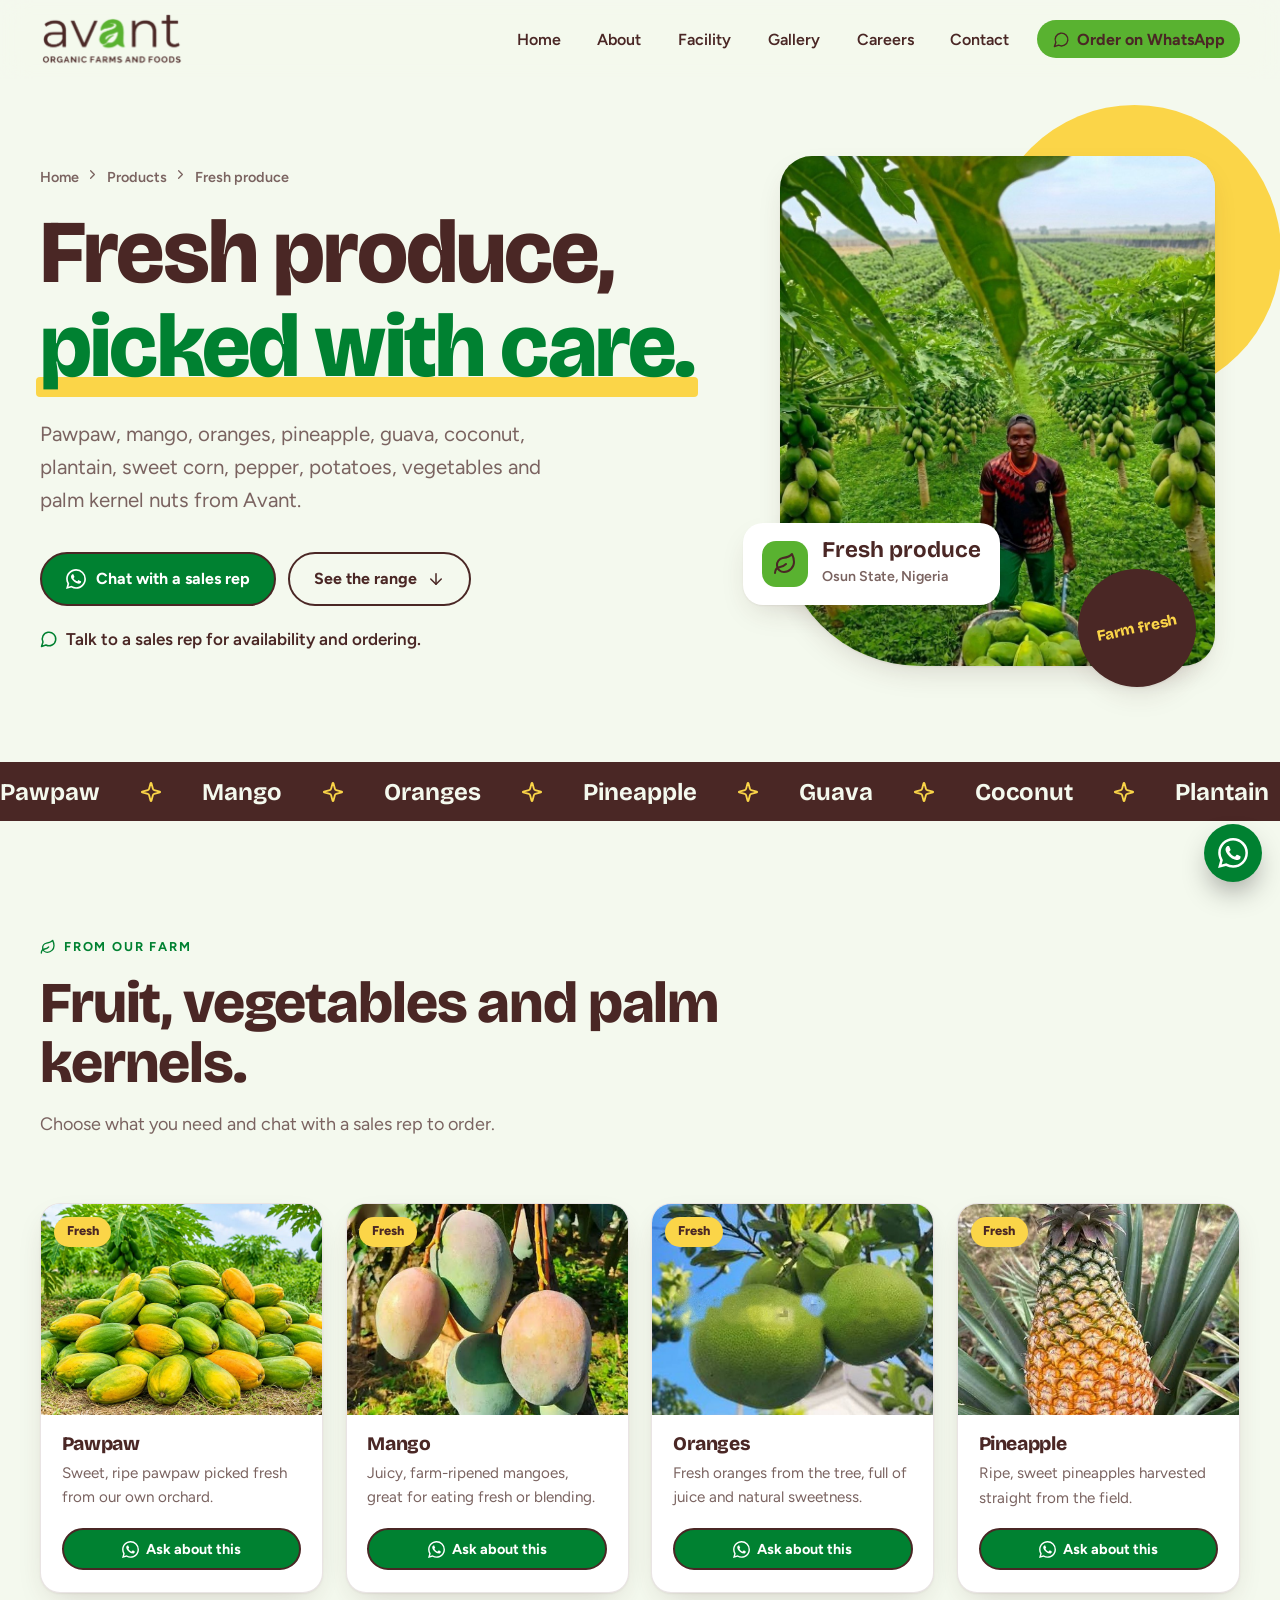
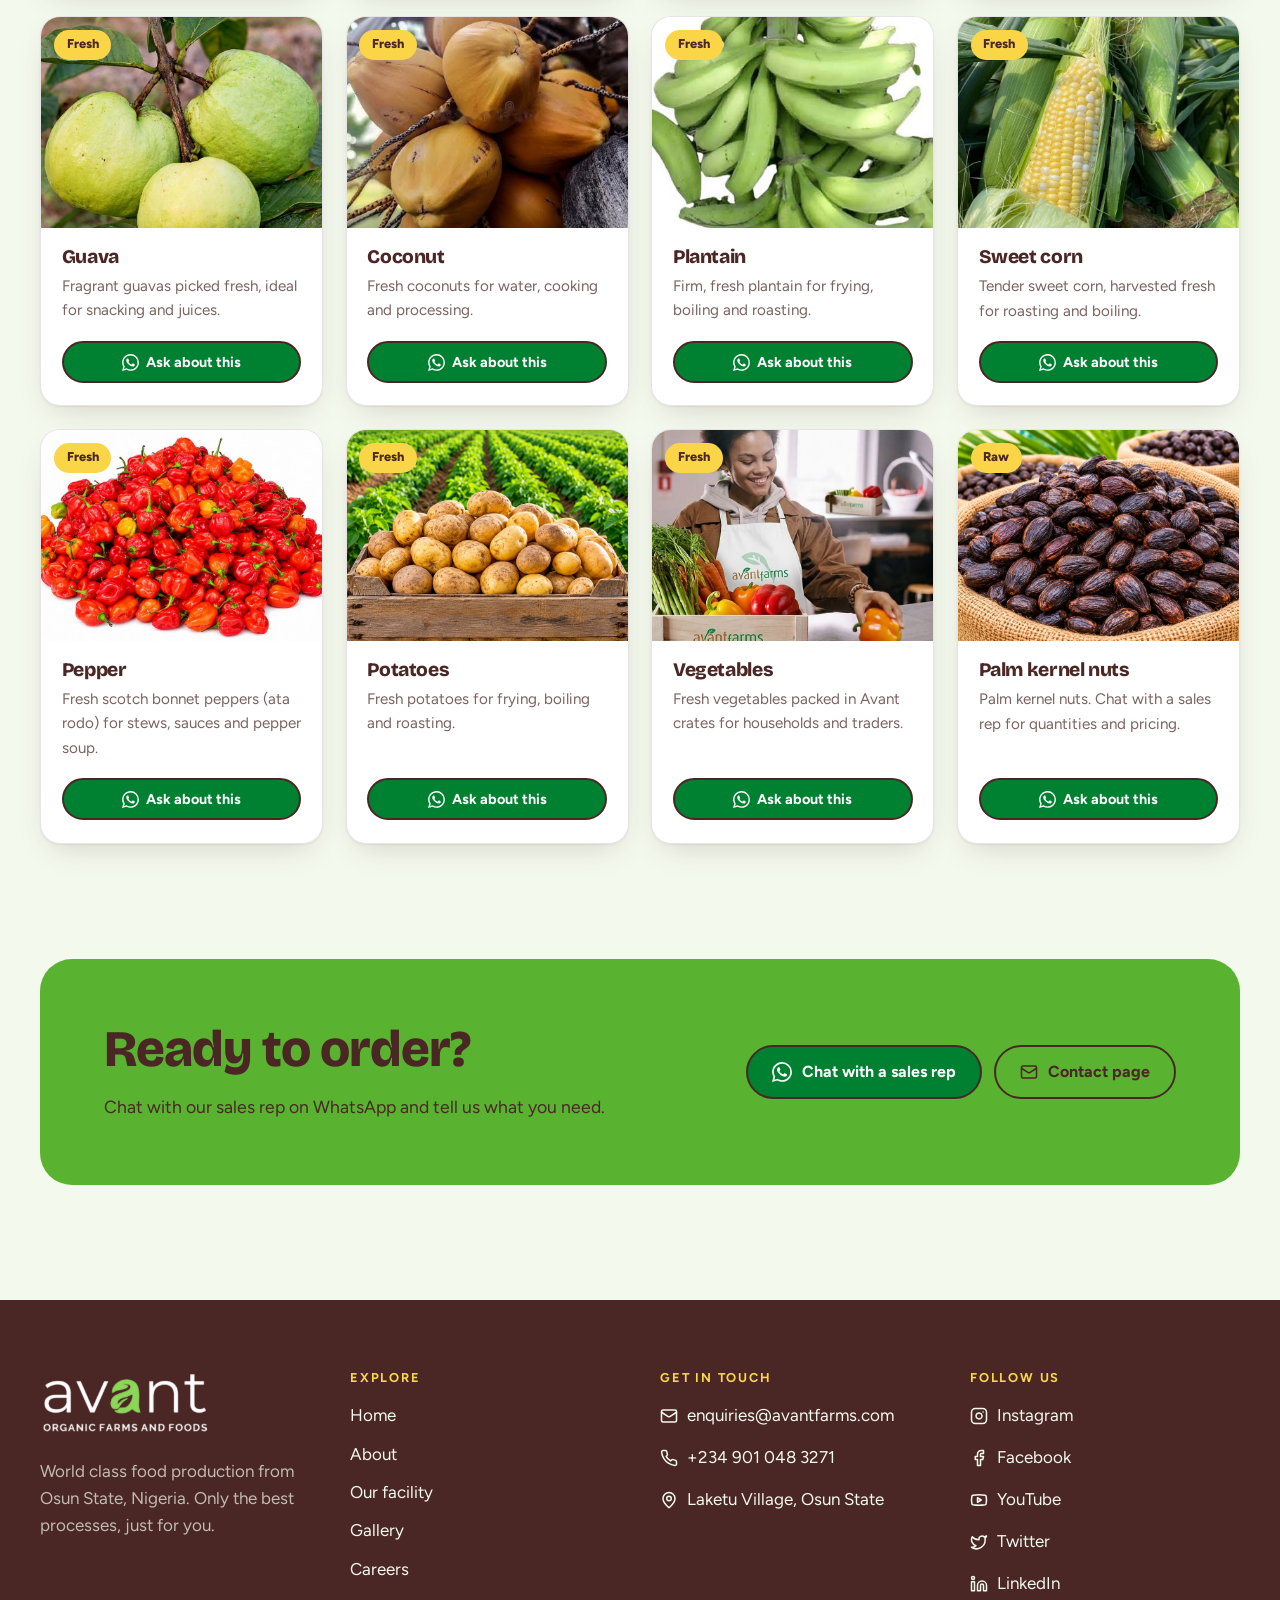
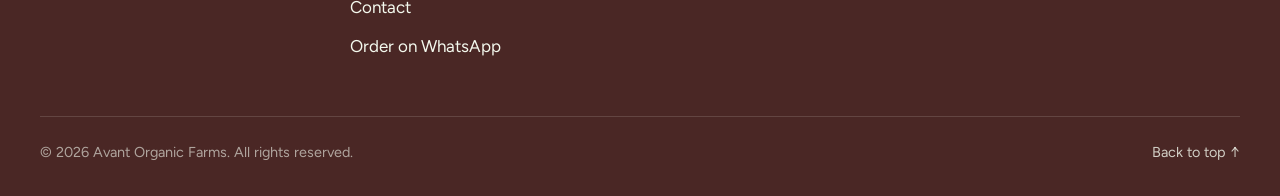
<file: produce.html>
<!DOCTYPE html>
<html lang="en">


<head>
<meta charset="UTF-8">
<meta name="viewport" content="width=device-width, initial-scale=1">
<title>Fresh Produce | Avant Organic Farms and Foods</title>
<meta name="description" content="Fresh produce from Avant Organic Farms and Foods: pawpaw, mango, oranges, pineapple, guava, coconut, plantain, sweet corn, pepper, potatoes, vegetables and palm kernel nuts. Chat with a sales rep on WhatsApp.">
<meta name="theme-color" content="#4a2725">
<meta name="color-scheme" content="light">
<link rel="icon" type="image/png" href="m/avant-mark.png">
<link rel="preconnect" href="https://fonts.googleapis.com/">
<link rel="preconnect" href="https://fonts.gstatic.com/" crossorigin>
<link href="https://fonts.googleapis.com/css2?family=Bricolage+Grotesque:opsz,wght@12..96,500;12..96,700;12..96,800&amp;family=Figtree:wght@400;500;600;700&amp;display=swap" rel="stylesheet">
<script src="assets/lucide.min.js"></script>
<script>document.documentElement.classList.add('js');</script>
<style>
:root{
  --ink:#4a2725; --ink-2:#3d1f1e; --slate:#7a6360;
  --orange:#59b230; --coral:#008131; --sun:#fbd548;
  --cream:#f4f9ee; --cream-2:#e4f0d9; --paper:#ffffff;
  --line:rgba(74,39,37,.12);
  --display:"Bricolage Grotesque", system-ui, sans-serif;
  --body:"Figtree", system-ui, sans-serif;
  --r-sm:12px; --r-md:20px; --r-lg:32px;
  --shadow:0 1px 2px rgba(74,39,37,.06), 0 12px 32px -12px rgba(74,39,37,.22);
  --ease:cubic-bezier(.22,1,.36,1);
  color-scheme:light;
}
*,*::before,*::after{box-sizing:border-box}
html{scroll-behavior:smooth;-webkit-text-size-adjust:100%}
body{margin:0;font-family:var(--body);font-size:1.0625rem;line-height:1.6;color:var(--ink);background:var(--cream);-webkit-font-smoothing:antialiased}
img{max-width:100%;display:block}
a{color:inherit}
h1,h2,h3{font-family:var(--display);line-height:1.05;letter-spacing:-.02em;margin:0;font-weight:800}
p{margin:0}
:focus-visible{outline:3px solid var(--orange);outline-offset:3px;border-radius:6px}
.skip{position:absolute;left:1rem;top:-4rem;background:var(--ink);color:#fff;padding:.7rem 1rem;border-radius:10px;z-index:200;text-decoration:none;font-weight:600;transition:top .2s}
.skip:focus{top:1rem}
.wrap{width:min(1200px,100% - 2.5rem);margin-inline:auto}
.eyebrow{display:inline-flex;align-items:center;gap:.5rem;font-weight:700;font-size:.8rem;letter-spacing:.14em;text-transform:uppercase;color:var(--coral)}
.eyebrow svg{width:16px;height:16px}
section{padding-block:clamp(4.5rem,9vw,8rem)}
.section-head{display:grid;gap:1rem;max-width:44rem;margin-bottom:clamp(2.5rem,5vw,4rem)}
.section-head h2{font-size:clamp(2.2rem,5vw,3.6rem)}
.section-head p{color:var(--slate);font-size:1.125rem}

/* Buttons */
.btn{--bg:var(--ink);--fg:#fff;display:inline-flex;align-items:center;gap:.6rem;padding:.95rem 1.5rem;border-radius:999px;background:var(--bg);color:var(--fg);font:700 1rem/1 var(--body);text-decoration:none;border:2px solid var(--bg);cursor:pointer;transition:transform .25s var(--ease),box-shadow .25s var(--ease),background-color .2s}
.btn svg{width:18px;height:18px;transition:transform .25s var(--ease)}
.btn:hover{transform:translateY(-2px);box-shadow:0 10px 24px -10px rgba(74,39,37,.55)}
.btn:hover svg{transform:translateX(3px)}
.btn:active{transform:translateY(0) scale(.97);box-shadow:none}
.btn--orange{--bg:var(--orange);--fg:var(--ink)}
.btn--ghost{background:transparent;color:var(--ink)}
.btn--ghost:hover{background:var(--ink);color:#fff}

/* Hero */
.hero{padding-block:clamp(2.5rem,6vw,5rem) clamp(4rem,8vw,6rem);position:relative;overflow:hidden}
.hero__grid{display:grid;gap:3rem;align-items:center}
@media (min-width:960px){.hero__grid{grid-template-columns:1.05fr .95fr}}
.hero h1{font-size:clamp(2.75rem,7vw,5.6rem);margin-block:1.1rem 1.5rem}
.hero h1 .hl{position:relative;white-space:nowrap;color:var(--coral)}
.hero h1 .hl::after{content:"";position:absolute;left:-.04em;right:-.04em;bottom:.04em;height:.22em;background:var(--sun);z-index:-1;border-radius:4px;transform-origin:left;animation:swipe 1s .5s var(--ease) both}
@keyframes swipe{from{transform:scaleX(0)}to{transform:scaleX(1)}}
.hero__lead{font-size:clamp(1.1rem,1.6vw,1.3rem);color:var(--slate);max-width:34rem}
.hero__ctas{display:flex;flex-wrap:wrap;gap:.8rem;margin-top:2.2rem}
.hero__trust{display:flex;flex-wrap:wrap;gap:1.4rem;margin-top:2.4rem;color:var(--slate);font-weight:600;font-size:.95rem}
.hero__trust span{display:inline-flex;align-items:center;gap:.45rem}
.hero__trust svg{width:18px;height:18px;color:var(--coral)}
.hero__media{position:relative;aspect-ratio:5/5.4}
.hero__photo{position:absolute;inset:0 0 0 8%;border-radius:var(--r-lg) var(--r-lg) var(--r-lg) 140px;overflow:hidden;box-shadow:var(--shadow);background:var(--cream-2)}
.hero__photo img{width:100%;height:100%;object-fit:cover}
.hero__blob{position:absolute;width:62%;aspect-ratio:1;border-radius:50%;background:var(--sun);right:-14%;top:-10%;z-index:-1}
.hero__badge{position:absolute;left:0;bottom:12%;background:var(--paper);border-radius:var(--r-md);padding:1rem 1.2rem;display:flex;gap:.9rem;align-items:center;box-shadow:var(--shadow);animation:bob 5s ease-in-out infinite}
.hero__badge .ic{width:46px;height:46px;border-radius:14px;background:var(--orange);display:grid;place-items:center;color:var(--ink)}
.hero__badge strong{display:block;font-family:var(--display);font-size:1.4rem;line-height:1}
.hero__badge small{color:var(--slate);font-weight:600}
.hero__sticker{position:absolute;right:4%;bottom:-4%;width:118px;aspect-ratio:1;border-radius:50%;background:var(--ink);color:var(--sun);display:grid;place-items:center;text-align:center;font:800 .95rem/1.1 var(--display);transform:rotate(-12deg);box-shadow:var(--shadow);padding:1rem}
@keyframes bob{50%{transform:translateY(-10px)}}

/* Marquee */
.marquee{background:var(--ink);color:var(--cream);padding-block:1.1rem;overflow:hidden}
.marquee__track{display:flex;gap:2.5rem;width:max-content;animation:marquee 32s linear infinite}
.marquee span{display:inline-flex;align-items:center;gap:2.5rem;font:700 clamp(1.1rem,2vw,1.5rem)/1 var(--display);white-space:nowrap}
.marquee svg{width:22px;height:22px;color:var(--sun)}
@keyframes marquee{to{transform:translateX(-50%)}}

/* Aisles */
.aisles__grid{display:grid;gap:1.25rem;grid-template-columns:repeat(auto-fit,minmax(min(100%,250px),1fr))}
.aisle{position:relative;border-radius:var(--r-md);overflow:hidden;aspect-ratio:3/4;background:var(--cream-2);isolation:isolate;box-shadow:var(--shadow)}
.aisle img{width:100%;height:100%;object-fit:cover;transition:transform .7s var(--ease)}
.aisle::after{content:"";position:absolute;inset:0;background:linear-gradient(180deg,transparent 40%,rgba(74,39,37,.88));z-index:0}
.aisle:hover img{transform:scale(1.06)}
.aisle__body{position:absolute;inset:auto 0 0 0;padding:1.4rem;color:#fff;z-index:1}
.aisle__body .tag{display:inline-grid;place-items:center;width:42px;height:42px;border-radius:12px;background:var(--sun);color:var(--ink);margin-bottom:.9rem;transition:transform .35s var(--ease)}
.aisle:hover .tag{transform:rotate(-10deg) scale(1.08)}
.aisle__body h3{font-size:1.6rem;margin-bottom:.35rem}
.aisle__body p{font-size:.95rem;opacity:.88}

/* Story */
.story{background:var(--paper)}
.story__grid{display:grid;gap:3rem;align-items:center}
@media (min-width:900px){.story__grid{grid-template-columns:.9fr 1.1fr}}
.story__img{border-radius:var(--r-lg);overflow:hidden;aspect-ratio:4/3;box-shadow:var(--shadow);background:var(--cream-2)}
.story__img img{width:100%;height:100%;object-fit:cover}
.story h2{font-size:clamp(2.1rem,4.4vw,3.3rem);margin-block:1rem 1.2rem}
.story p{color:var(--slate);font-size:1.1rem}
.stats{display:grid;grid-template-columns:repeat(3,1fr);gap:1rem;margin-block:2.2rem}
.stat{border-top:3px solid var(--orange);padding-top:.9rem}
.stat strong{display:block;font:800 clamp(1.9rem,4vw,2.8rem)/1 var(--display)}
.stat span{color:var(--slate);font-size:.92rem;font-weight:600}
.values{display:flex;flex-wrap:wrap;gap:.5rem;margin-bottom:2rem}
.values li{list-style:none;padding:.45rem .9rem;border-radius:999px;background:var(--cream);font-weight:600;font-size:.92rem;border:1px solid var(--line)}
.values{padding:0;margin-top:0}

/* Branches */
.branches__bar{display:flex;flex-wrap:wrap;gap:1rem;justify-content:space-between;align-items:end;margin-bottom:2rem}
.field{display:grid;gap:.45rem}
.field > label,.legend{font-weight:700;font-size:.92rem}
.count{color:var(--slate);font-weight:600}
.branch-list{display:grid;gap:1rem;grid-template-columns:repeat(auto-fill,minmax(min(100%,320px),1fr));padding:0;margin:0}
.branch{list-style:none;background:var(--paper);border:1px solid var(--line);border-radius:var(--r-md);padding:1.5rem;display:grid;gap:.9rem;transition:transform .3s var(--ease),box-shadow .3s var(--ease),border-color .3s}
.branch:hover{transform:translateY(-4px);box-shadow:var(--shadow);border-color:transparent}
.branch[hidden]{display:none}
.branch__top{display:flex;align-items:center;justify-content:space-between;gap:1rem}
.branch h3{font-size:1.45rem}
.chip{font-size:.75rem;font-weight:700;padding:.3rem .65rem;border-radius:999px;background:var(--cream);color:var(--slate);white-space:nowrap}
.branch address{font-style:normal;color:var(--slate);display:flex;gap:.6rem}
.branch address svg{flex:none;width:20px;height:20px;color:var(--coral);margin-top:.15rem}
.branch a.dir{display:inline-flex;align-items:center;gap:.4rem;font-weight:700;text-decoration:none;color:var(--ink);width:fit-content;border-bottom:2px solid var(--sun);padding-bottom:2px;transition:gap .25s var(--ease)}
.branch a.dir:hover{gap:.7rem}
.branch a.dir svg{width:17px;height:17px}

/* Select (base-select with fallback) */
.select{appearance:none;-webkit-appearance:none;font:600 1rem var(--body);color:var(--ink);background:var(--paper) url("data:image/svg+xml,%3Csvg xmlns='http://www.w3.org/2000/svg' width='20' height='20' viewBox='0 0 24 24' fill='none' stroke='%2359b230' stroke-width='2.5' stroke-linecap='round' stroke-linejoin='round'%3E%3Cpath d='m6 9 6 6 6-6'/%3E%3C/svg%3E") no-repeat right 1rem center;border:2px solid var(--line);border-radius:14px;padding:.85rem 3rem .85rem 1rem;min-width:240px;cursor:pointer;transition:border-color .2s,box-shadow .2s}
.select:hover{border-color:rgba(74,39,37,.3)}
.select:focus-visible{outline:none;border-color:var(--orange);box-shadow:0 0 0 4px rgba(89,178,48,.2)}
@supports (appearance:base-select){
  .select,.select::picker(select){appearance:base-select}
  .select{background-image:none;display:flex;align-items:center;justify-content:space-between;gap:1rem;padding-right:1rem}
  .select::picker-icon{content:"";width:20px;height:20px;background:url("data:image/svg+xml,%3Csvg xmlns='http://www.w3.org/2000/svg' width='20' height='20' viewBox='0 0 24 24' fill='none' stroke='%2359b230' stroke-width='2.5' stroke-linecap='round' stroke-linejoin='round'%3E%3Cpath d='m6 9 6 6 6-6'/%3E%3C/svg%3E") center/contain no-repeat;transition:transform .3s var(--ease)}
  .select:open::picker-icon{transform:rotate(180deg)}
  .select::picker(select){border:1px solid var(--line);border-radius:16px;background:var(--paper);box-shadow:var(--shadow);padding:.4rem;margin-top:.4rem;opacity:0;transform:translateY(-6px);transition:opacity .2s,transform .25s var(--ease),overlay .25s allow-discrete,display .25s allow-discrete}
  .select:open::picker(select){opacity:1;transform:none}
  @starting-style{.select:open::picker(select){opacity:0;transform:translateY(-6px)}}
  .select option{padding:.7rem .9rem;border-radius:10px;font-weight:600;color:var(--ink);display:flex;gap:.6rem;align-items:center;cursor:pointer}
  .select option:hover,.select option:focus-visible{background:var(--cream);outline:none}
  .select option:checked{background:var(--ink);color:#fff}
  .select option::checkmark{color:var(--sun)}
}

/* Rewards */
.rewards{background:var(--ink);color:var(--cream);position:relative;overflow:hidden}
.rewards::before{content:"";position:absolute;width:520px;aspect-ratio:1;border-radius:50%;background:radial-gradient(circle,rgba(251,213,72,.22),transparent 65%);top:-160px;right:-120px}
.rewards__grid{display:grid;gap:3rem;position:relative}
@media (min-width:960px){.rewards__grid{grid-template-columns:1fr 1fr;align-items:start}}
.rewards .eyebrow{color:var(--sun)}
.rewards h2{font-size:clamp(2.3rem,5vw,3.8rem);margin-block:1rem 1.2rem}
.rewards__lead{color:rgba(244,249,238,.78);font-size:1.15rem;max-width:30rem}
.perks{display:grid;gap:1rem;margin:2rem 0;padding:0}
.perks li{list-style:none;display:flex;gap:1rem;align-items:center;font-weight:600}
.perks .ic{flex:none;width:44px;height:44px;border-radius:14px;background:rgba(251,213,72,.14);color:var(--sun);display:grid;place-items:center}
.perks svg{width:22px;height:22px}
.card-visual{display:flex;align-items:center;gap:1rem;background:linear-gradient(135deg,var(--orange),#8bd35f);color:var(--ink);border-radius:var(--r-md);padding:1.2rem 1.4rem;max-width:360px;transform:rotate(-3deg);box-shadow:0 20px 40px -18px rgba(0,0,0,.6);transition:transform .5s var(--ease)}
.card-visual:hover{transform:rotate(0) scale(1.02)}
.card-visual img{width:58px;height:58px;background:#fff;border-radius:14px;padding:6px}
.card-visual strong{font:800 1.25rem/1.1 var(--display);display:block}
.card-visual small{font-weight:600}
.form{background:var(--paper);color:var(--ink);border-radius:var(--r-lg);padding:clamp(1.5rem,4vw,2.5rem);display:grid;gap:1.15rem;box-shadow:0 30px 60px -30px rgba(0,0,0,.6)}
.form h3{font-size:1.7rem}
.form .sub{color:var(--slate);margin-top:-.6rem}
.form .row{display:grid;gap:1.15rem}
@media (min-width:560px){.form .row{grid-template-columns:1fr 1fr}}
.input{font:500 1rem var(--body);color:var(--ink);background:var(--cream);border:2px solid transparent;border-radius:14px;padding:.85rem 1rem;width:100%;transition:border-color .2s,background-color .2s,box-shadow .2s}
.input::placeholder{color:#9a8683}
.input:hover{border-color:var(--line)}
.input:focus-visible{outline:none;background:#fff;border-color:var(--orange);box-shadow:0 0 0 4px rgba(89,178,48,.2)}
.form .select{width:100%;min-width:0;background-color:var(--cream);border-color:transparent}
fieldset{border:0;padding:0;margin:0;display:grid;gap:.6rem}
.choices{display:flex;flex-wrap:wrap;gap:.6rem}
.choice{display:inline-flex;align-items:center;gap:.6rem;padding:.6rem 1rem;border-radius:999px;background:var(--cream);cursor:pointer;font-weight:600;font-size:.95rem;border:2px solid transparent;transition:border-color .2s,background-color .2s}
.choice:has(input:checked){border-color:var(--ink);background:#fff}
.choice input[type=radio]{appearance:none;width:20px;height:20px;border-radius:50%;border:2px solid var(--slate);margin:0;display:grid;place-items:center;transition:border-color .2s;cursor:pointer}
.choice input[type=radio]::before{content:"";width:10px;height:10px;border-radius:50%;background:var(--orange);transform:scale(0);transition:transform .25s var(--ease)}
.choice input[type=radio]:checked{border-color:var(--ink)}
.choice input[type=radio]:checked::before{transform:scale(1)}
.check{display:flex;gap:.75rem;align-items:flex-start;font-size:.95rem;color:var(--slate);cursor:pointer}
.check input{appearance:none;flex:none;width:22px;height:22px;border-radius:7px;border:2px solid var(--slate);margin:.1rem 0 0;display:grid;place-items:center;cursor:pointer;transition:background-color .2s,border-color .2s}
.check input::before{content:"";width:11px;height:6px;border-left:2.5px solid var(--ink);border-bottom:2.5px solid var(--ink);transform:rotate(-45deg) translate(1px,-1px) scale(0);transition:transform .25s var(--ease)}
.check input:checked{background:var(--sun);border-color:var(--sun)}
.check input:checked::before{transform:rotate(-45deg) translate(1px,-1px) scale(1)}
.choice input:focus-visible,.check input:focus-visible{outline:3px solid var(--orange);outline-offset:2px}
.form .btn{justify-content:center;width:100%;padding-block:1.1rem}

/* FAQ */
.faq__grid{display:grid;gap:3rem}
@media (min-width:900px){.faq__grid{grid-template-columns:.8fr 1.2fr}}
.acc{border-top:1px solid var(--line)}
.acc__item{border-bottom:1px solid var(--line)}
.acc__btn{width:100%;display:flex;justify-content:space-between;align-items:center;gap:1rem;background:none;border:0;padding:1.4rem 0;font:700 clamp(1.1rem,2vw,1.3rem)/1.3 var(--display);color:var(--ink);text-align:left;cursor:pointer}
.acc__btn .pm{flex:none;width:38px;height:38px;border-radius:50%;background:var(--paper);border:1px solid var(--line);display:grid;place-items:center;transition:transform .35s var(--ease),background-color .2s}
.acc__btn:hover .pm{background:var(--sun);border-color:var(--sun)}
.acc__btn[aria-expanded=true] .pm{transform:rotate(45deg);background:var(--ink);color:#fff;border-color:var(--ink)}
.acc__btn .pm svg{width:18px;height:18px}
.acc__panel{display:grid;grid-template-rows:1fr;transition:grid-template-rows .4s var(--ease)}
.acc__panel > div{overflow:hidden}
.acc__panel p{color:var(--slate);padding-bottom:1.4rem;max-width:40rem}
.js .acc__panel{grid-template-rows:0fr}
.js .acc__panel.open{grid-template-rows:1fr}

/* Social / CTA */
.cta{padding-top:0}
.cta__box{background:var(--orange);border-radius:var(--r-lg);padding:clamp(2rem,5vw,4rem);display:grid;gap:2rem;align-items:center;position:relative;overflow:hidden}
@media (min-width:860px){.cta__box{grid-template-columns:1.3fr 1fr}}
.cta__box h2{font-size:clamp(2rem,4.4vw,3.2rem)}
.cta__box p{margin-top:1rem;font-size:1.1rem;max-width:32rem}
.socials{display:flex;flex-wrap:wrap;gap:.8rem}
@media (min-width:860px){.socials{justify-content:flex-end}}

/* ---------- About page ---------- */
.crumbs{display:flex;align-items:center;gap:.4rem;font-size:.9rem;font-weight:600;color:var(--slate);margin:0;padding:0;list-style:none}
.crumbs a{text-decoration:none}
.crumbs a:hover{color:var(--coral)}
.crumbs svg{width:15px;height:15px}

/* Timeline */
.journey{background:var(--paper)}
.journey__grid{display:grid;gap:3rem}
@media (min-width:960px){.journey__grid{grid-template-columns:.85fr 1.15fr;align-items:start}.journey__grid .section-head{position:sticky;top:110px}}
.timeline{list-style:none;margin:0;padding:0;position:relative;display:grid;gap:1.25rem}
.timeline::before{content:"";position:absolute;left:23px;top:24px;bottom:24px;width:2px;background:repeating-linear-gradient(to bottom,var(--line) 0 8px,transparent 8px 14px)}
.tl{position:relative;display:grid;grid-template-columns:48px 1fr;gap:1.2rem}
.tl__dot{width:48px;height:48px;border-radius:50%;background:var(--cream);border:2px solid var(--line);display:grid;place-items:center;color:var(--ink);position:relative;z-index:1;transition:background-color .3s,border-color .3s,transform .4s var(--ease)}
.tl__dot svg{width:20px;height:20px}
.tl:hover .tl__dot{background:var(--sun);border-color:var(--sun);transform:scale(1.08)}
.tl:last-child .tl__dot{background:var(--orange);border-color:var(--orange)}
.tl__card{background:var(--cream);border-radius:var(--r-md);padding:1.4rem 1.5rem}
.tl__when{font-weight:700;font-size:.8rem;letter-spacing:.12em;text-transform:uppercase;color:var(--coral)}
.tl__card h3{font-size:1.45rem;margin:.35rem 0 .5rem}
.tl__card p{color:var(--slate)}

/* Founders */
.founders__grid{display:grid;gap:1.25rem;grid-template-columns:repeat(auto-fit,minmax(min(100%,300px),1fr))}
.founder{background:var(--paper);border-radius:var(--r-lg);padding:2rem;display:grid;gap:1.2rem;border:1px solid var(--line);transition:transform .35s var(--ease),box-shadow .35s var(--ease)}
.founder:hover{transform:translateY(-4px);box-shadow:var(--shadow)}
.monogram{width:84px;height:84px;border-radius:26px;display:grid;place-items:center;font:800 2rem/1 var(--display);color:var(--ink);background:var(--sun);transform:rotate(-4deg);transition:transform .4s var(--ease)}
.founder:hover .monogram{transform:rotate(0) scale(1.05)}
.founder:nth-child(2) .monogram{background:var(--orange)}
.founder h3{font-size:1.75rem}
.founder .role{color:var(--coral);font-weight:700;font-size:.92rem;margin-top:.3rem}
.founder p{color:var(--slate)}
.founders__note{background:var(--ink);color:var(--cream);border-radius:var(--r-lg);padding:2rem;display:grid;gap:1rem;align-content:center}
.founders__note svg{width:34px;height:34px;color:var(--sun)}
.founders__note p{font:700 clamp(1.25rem,2.2vw,1.55rem)/1.3 var(--display)}

/* Mission & Vision */
.mv__grid{display:grid;gap:1.25rem}
@media (min-width:900px){.mv__grid{grid-template-columns:1fr 1fr}}
.mv{border-radius:var(--r-lg);padding:clamp(2rem,4vw,3rem);position:relative;overflow:hidden;display:grid;gap:1.1rem;align-content:start}
.mv--mission{background:var(--orange);color:var(--ink)}
.mv--vision{background:var(--ink);color:var(--cream)}
.mv__icon{width:60px;height:60px;border-radius:18px;display:grid;place-items:center;background:rgba(255,255,255,.25)}
.mv--vision .mv__icon{background:rgba(251,213,72,.15);color:var(--sun)}
.mv__icon svg{width:28px;height:28px}
.mv h3{font-size:clamp(2rem,4vw,2.8rem)}
.mv p{font-size:1.12rem;line-height:1.65}
.mv--vision p{color:rgba(244,249,238,.82)}
.mv::after{content:"";position:absolute;width:260px;aspect-ratio:1;border-radius:50%;right:-90px;bottom:-110px;border:44px solid rgba(255,255,255,.12)}
.mv--vision::after{border-color:rgba(251,213,72,.1)}

/* Values */
.values-sec__grid{display:grid;gap:3rem;align-items:start}
@media (min-width:960px){.values-sec__grid{grid-template-columns:.9fr 1.1fr}}
.values-sec__img{border-radius:var(--r-lg);overflow:hidden;aspect-ratio:1;box-shadow:var(--shadow);background:var(--cream-2)}
.values-sec__img img{width:100%;height:100%;object-fit:cover}
.acc__btn .vlead{display:flex;align-items:center;gap:.9rem}
.acc__btn .vic{flex:none;width:42px;height:42px;border-radius:12px;background:var(--cream-2);display:grid;place-items:center;color:var(--coral);transition:background-color .2s}
.acc__btn[aria-expanded=true] .vic{background:var(--sun);color:var(--ink)}
.acc__btn .vic svg{width:20px;height:20px}

/* Promise */
.promise{background:var(--paper)}
.promise__grid{display:grid;gap:1.25rem;grid-template-columns:repeat(auto-fit,minmax(min(100%,240px),1fr))}
.pcard{background:var(--cream);border-radius:var(--r-md);padding:1.75rem;display:grid;gap:.8rem;align-content:start;transition:transform .35s var(--ease),background-color .3s}
.pcard:hover{transform:translateY(-4px);background:var(--cream-2)}
.pcard .ic{width:52px;height:52px;border-radius:16px;background:var(--ink);color:var(--sun);display:grid;place-items:center;transition:transform .4s var(--ease)}
.pcard:hover .ic{transform:rotate(-8deg)}
.pcard .ic svg{width:24px;height:24px}
.pcard h3{font-size:1.35rem}
.pcard p{color:var(--slate)}

/* Branch chips */
.where__list{display:flex;flex-wrap:wrap;gap:.7rem;list-style:none;margin:0;padding:0}
.where__list a{display:inline-flex;align-items:center;gap:.5rem;padding:.8rem 1.2rem;border-radius:999px;background:var(--paper);border:1px solid var(--line);text-decoration:none;font-weight:700;transition:background-color .2s,color .2s,transform .25s var(--ease),border-color .2s}
.where__list a svg{width:17px;height:17px;color:var(--coral);transition:color .2s}
.where__list a:hover{background:var(--ink);color:#fff;border-color:var(--ink);transform:translateY(-2px)}
.where__list a:hover svg{color:var(--sun)}
.where{padding-top:clamp(3rem,6vw,5rem)}

/* Reveal */
.js .reveal{opacity:0;transform:translateY(28px);transition:opacity .8s var(--ease),transform .8s var(--ease);transition-delay:var(--d,0s)}
.js .reveal.in{opacity:1;transform:none}

@media (prefers-reduced-motion:reduce){
  *,*::before,*::after{animation-duration:.01ms!important;animation-iteration-count:1!important;transition-duration:.01ms!important;scroll-behavior:auto!important}
  .js .reveal{opacity:1;transform:none}
  .marquee__track{animation:none}
}
</style>
<link rel="stylesheet" href="assets/extras.css">
</head>
<body>
<a class="skip" href="#main">Skip to content</a>

<!-- hh:shared header aria-current="page" -->
<link href="https://fonts.googleapis.com/css2?family=Bricolage+Grotesque:opsz,wght@12..96,500;12..96,700;12..96,800&amp;family=Figtree:wght@400;500;600;700&amp;display=swap" rel="stylesheet">
<style data-hh-shared-styles="header" data-hh-shared-source="/">
:where(#top) {
  --ink:#4a2725; --ink-2:#3d1f1e; --slate:#7a6360;
  --orange:#59b230; --coral:#008131; --sun:#fbd548;
  --cream:#f4f9ee; --cream-2:#e4f0d9; --paper:#ffffff;
  --line:rgba(74,39,37,.12);
  --display:"Bricolage Grotesque", system-ui, sans-serif;
  --body:"Figtree", system-ui, sans-serif;
  --r-sm:12px; --r-md:20px; --r-lg:32px;
  --shadow:0 1px 2px rgba(74,39,37,.06), 0 12px 32px -12px rgba(74,39,37,.22);
  --ease:cubic-bezier(.22,1,.36,1);}

:where(#top) {font-family:var(--body, "Figtree", system-ui, sans-serif);font-size:1.0625rem;line-height:1.6;color:var(--ink, #4a2725);}

:is(:root):where(#top, #top *) {
  --ink:#4a2725; --ink-2:#3d1f1e; --slate:#7a6360;
  --orange:#59b230; --coral:#008131; --sun:#fbd548;
  --cream:#f4f9ee; --cream-2:#e4f0d9; --paper:#ffffff;
  --line:rgba(74,39,37,.12);
  --display:"Bricolage Grotesque", system-ui, sans-serif;
  --body:"Figtree", system-ui, sans-serif;
  --r-sm:12px; --r-md:20px; --r-lg:32px;
  --shadow:0 1px 2px rgba(74,39,37,.06), 0 12px 32px -12px rgba(74,39,37,.22);
  --ease:cubic-bezier(.22,1,.36,1);
  color-scheme:light;
}

:is(*):where(#top, #top *), :is(*):where(#top, #top *)::before, :is(*):where(#top, #top *)::after {box-sizing:border-box}

:is(img):where(#top, #top *) {max-width:100%;display:block}

:is(a):where(#top, #top *) {color:inherit}

:is(:focus-visible):where(#top, #top *) {outline:3px solid var(--orange, #59b230);outline-offset:3px;border-radius:6px}

:is(.eyebrow svg):where(#top, #top *) {width:16px;height:16px}

:is(.btn svg):where(#top, #top *) {width:18px;height:18px;transition:transform .25s var(--ease, cubic-bezier(.22,1,.36,1))}

:is(.btn:hover svg):where(#top, #top *) {transform:translateX(3px)}

:is(.hero__trust span):where(#top, #top *) {display:inline-flex;align-items:center;gap:.45rem}

:is(.hero__trust svg):where(#top, #top *) {width:18px;height:18px;color:var(--coral)}

:is(.hero__photo img):where(#top, #top *) {width:100%;height:100%;object-fit:cover}

:is(.marquee span):where(#top, #top *) {display:inline-flex;align-items:center;gap:2.5rem;font:700 clamp(1.1rem,2vw,1.5rem)/1 var(--display, "Bricolage Grotesque", system-ui, sans-serif);white-space:nowrap}

:is(.marquee svg):where(#top, #top *) {width:22px;height:22px;color:var(--sun, #fbd548)}

:is(.aisle img):where(#top, #top *) {width:100%;height:100%;object-fit:cover;transition:transform .7s var(--ease, cubic-bezier(.22,1,.36,1))}

:is(.aisle:hover img):where(#top, #top *) {transform:scale(1.06)}

:is(.story__img img):where(#top, #top *) {width:100%;height:100%;object-fit:cover}

:is(.stat span):where(#top, #top *) {color:var(--slate, #7a6360);font-size:.92rem;font-weight:600}

:is(.values li):where(#top, #top *) {list-style:none;padding:.45rem .9rem;border-radius:999px;background:var(--cream, #f4f9ee);font-weight:600;font-size:.92rem;border:1px solid var(--line, rgba(74,39,37,.12))}

:is(.branch address svg):where(#top, #top *) {flex:none;width:20px;height:20px;color:var(--coral);margin-top:.15rem}

:is(.branch a.dir svg):where(#top, #top *) {width:17px;height:17px}

:is(.perks li):where(#top, #top *) {list-style:none;display:flex;gap:1rem;align-items:center;font-weight:600}

:is(.perks svg):where(#top, #top *) {width:22px;height:22px}

:is(.card-visual img):where(#top, #top *) {width:58px;height:58px;background:#fff;border-radius:14px;padding:6px}

:is(.acc__btn .pm svg):where(#top, #top *) {width:18px;height:18px}

:is(.acc__panel > div):where(#top, #top *) {overflow:hidden}

@media (prefers-reduced-motion:reduce) {
  :is(*):where(#top, #top *), :is(*):where(#top, #top *)::before, :is(*):where(#top, #top *)::after {animation-duration:.01ms!important;animation-iteration-count:1!important;transition-duration:.01ms!important;scroll-behavior:auto!important}
}

:is(.hh-footer__brand img):where(#top, #top *) {height:46px;width:auto;background:#f4f9ee;border-radius:12px;padding:6px 10px}

:is(.hh-footer ul):where(#top, #top *) {list-style:none;margin:0;padding:0;display:grid;gap:.7rem}

:is(.hh-footer a):where(#top, #top *) {color:#f4f9ee;text-decoration:none;display:inline-flex;align-items:center;gap:.55rem;transition:color .2s,transform .25s cubic-bezier(.22,1,.36,1)}

:is(.hh-footer a:hover):where(#top, #top *) {color:var(--sun,#fbd548);transform:translateX(3px)}

:is(.hh-footer svg):where(#top, #top *) {width:18px;height:18px;flex:none}

:is(.hh-footer__base a):where(#top, #top *) {color:rgba(244,249,238,.8)}

@media (prefers-reduced-motion:reduce) {
  :is(.hh-footer a):where(#top, #top *) {transition:none}
}
</style><header class="hh-header" id="top">
  <style>
    .hh-header{position:sticky;top:0;z-index:100;background:rgba(244,249,238,.86);backdrop-filter:saturate(1.4) blur(14px);-webkit-backdrop-filter:saturate(1.4) blur(14px);border-bottom:1px solid transparent;transition:border-color .3s,box-shadow .3s}
    .hh-header.scrolled{border-color:rgba(74,39,37,.1);box-shadow:0 8px 24px -18px rgba(74,39,37,.5)}
    .hh-nav{width:min(1200px,100% - 2.5rem);margin-inline:auto;display:flex;align-items:center;justify-content:space-between;gap:1rem;height:78px}
    .hh-logo img{height:52px;width:auto}
    .hh-links{display:flex;align-items:center;gap:.4rem;list-style:none;margin:0;padding:0}
    .hh-links a{position:relative;display:block;padding:.6rem .95rem;border-radius:999px;font:600 1rem "Figtree",system-ui,sans-serif;color:var(--ink,#4a2725);text-decoration:none;transition:background-color .2s}
    .hh-links a:hover{background:rgba(74,39,37,.07)}
    .hh-links a[aria-current=page]{background:var(--ink,#4a2725);color:#fff}
    .hh-links .hh-cta{background:var(--orange,#59b230);color:var(--ink,#4a2725);font-weight:700;margin-left:.4rem;display:inline-flex;align-items:center;gap:.45rem;transition:transform .25s cubic-bezier(.22,1,.36,1)}
    .hh-links .hh-cta:hover{background:var(--orange,#59b230);transform:translateY(-2px)}
    .hh-links .hh-cta svg{width:17px;height:17px}
    .hh-toggle{display:none;width:48px;height:48px;border-radius:14px;border:1px solid rgba(74,39,37,.15);background:#fff;cursor:pointer;place-items:center;color:var(--ink,#4a2725)}
    .hh-toggle span{display:block;width:20px;height:2px;background:currentColor;border-radius:2px;position:relative;transition:background-color .2s}
    .hh-toggle span::before,.hh-toggle span::after{content:"";position:absolute;left:0;width:20px;height:2px;background:currentColor;border-radius:2px;transition:transform .35s cubic-bezier(.22,1,.36,1)}
    .hh-toggle span::before{top:-6px}.hh-toggle span::after{top:6px}
    .hh-toggle[aria-expanded=true] span{background:transparent}
    .hh-toggle[aria-expanded=true] span::before{transform:translateY(6px) rotate(45deg)}
    .hh-toggle[aria-expanded=true] span::after{transform:translateY(-6px) rotate(-45deg)}
    @media (max-width:1020px){
      .hh-toggle{display:grid}
      .hh-menu{position:absolute;left:0;right:0;top:100%;background:var(--cream,#f4f9ee);border-bottom:1px solid rgba(74,39,37,.1);display:grid;grid-template-rows:0fr;transition:grid-template-rows .45s cubic-bezier(.22,1,.36,1)}
      .hh-menu > div{overflow:hidden}
      .hh-menu.open{grid-template-rows:1fr}
      .hh-links{flex-direction:column;align-items:stretch;padding:1rem 1.25rem 1.5rem;gap:.3rem}
      .hh-links a{padding:1rem 1.1rem;font-size:1.15rem;border-radius:14px}
      .hh-links .hh-cta{margin:.5rem 0 0;justify-content:center}
      .hh-menu li{opacity:0;transform:translateY(-8px);transition:opacity .3s,transform .4s cubic-bezier(.22,1,.36,1)}
      .hh-menu.open li{opacity:1;transform:none}
      .hh-menu.open li:nth-child(2){transition-delay:.05s}.hh-menu.open li:nth-child(3){transition-delay:.1s}.hh-menu.open li:nth-child(4){transition-delay:.15s}.hh-menu.open li:nth-child(5){transition-delay:.2s}.hh-menu.open li:nth-child(6){transition-delay:.25s}.hh-menu.open li:nth-child(7){transition-delay:.3s}
      html:not(.js) .hh-menu{position:static;grid-template-rows:1fr}
      html:not(.js) .hh-menu li{opacity:1;transform:none}
      html:not(.js) .hh-toggle{display:none}
      html:not(.js) .hh-nav{height:auto;flex-wrap:wrap;padding-block:.8rem}
    }
    @media (prefers-reduced-motion:reduce){
      .hh-menu,.hh-menu li,.hh-toggle span::before,.hh-toggle span::after{transition:none}
    }
  </style>
  <nav class="hh-nav" aria-label="Main">
    <a class="hh-logo" href="index.html" aria-label="Avant Organic Farms and Foods home">
      <img src="m/avant-logo.png" alt="Avant Organic Farms and Foods" width="144" height="52">
    </a>
    <button class="hh-toggle" type="button" aria-expanded="false" aria-controls="hh-menu" aria-label="Open menu"><span></span></button>
    <div class="hh-menu" id="hh-menu">
      <div>
        <ul class="hh-links">
          <li><a href="index.html">Home</a></li>
          <li><a href="about.html">About</a></li>
          <li><a href="facility.html">Facility</a></li>
          <li><a href="gallery.html">Gallery</a></li>
          <li><a href="careers.html">Careers</a></li>
          <li><a href="contact.html">Contact</a></li>
          <li><a class="hh-cta" href="https://wa.link/3gsqqy" target="_blank" rel="noopener"><i data-lucide="message-circle"></i>Order on WhatsApp</a></li>
        </ul>
      </div>
    </div>
  </nav>
  <script>
    (function(){
      var header=document.currentScript.closest('.hh-header');
      var btn=header.querySelector('.hh-toggle'), menu=header.querySelector('.hh-menu');
      var page=(location.pathname.split('/').pop()||'index.html');
      header.querySelectorAll('.hh-links a:not(.hh-cta)').forEach(function(a){ if(a.getAttribute('href')===page) a.setAttribute('aria-current','page'); });
      function setOpen(o){ btn.setAttribute('aria-expanded',o); btn.setAttribute('aria-label',o?'Close menu':'Open menu'); menu.classList.toggle('open',o); }
      btn.addEventListener('click',function(){ setOpen(btn.getAttribute('aria-expanded')!=='true'); });
      menu.addEventListener('click',function(e){ if(e.target.closest('a')) setOpen(false); });
      document.addEventListener('keydown',function(e){ if(e.key==='Escape' && menu.classList.contains('open')){ setOpen(false); btn.focus(); } });
      window.addEventListener('scroll',function(){ header.classList.toggle('scrolled',scrollY>8); },{passive:true});
    })();
  </script>
</header>

<main id="main">
  <section class="hero" aria-labelledby="page-title">
    <div class="wrap hero__grid">
      <div>
        <ol class="crumbs reveal" aria-label="Breadcrumb">
          <li><a href="index.html">Home</a></li>
          <li aria-hidden="true"><i data-lucide="chevron-right"></i></li>
          <li><a href="index.html#products">Products</a></li>
          <li aria-hidden="true"><i data-lucide="chevron-right"></i></li>
          <li aria-current="page">Fresh produce</li>
        </ol>
        <h1 id="page-title" class="reveal" style="--d:.08s">Fresh produce, <span class="hl">picked with care.</span></h1>
        <p class="hero__lead reveal" style="--d:.16s">Pawpaw, mango, oranges, pineapple, guava, coconut, plantain, sweet corn, pepper, potatoes, vegetables and palm kernel nuts from Avant.</p>
        <div class="hero__ctas reveal" style="--d:.24s">
          <a class="btn btn--wa" href="https://wa.link/3gsqqy" target="_blank" rel="noopener"><svg class="wa" viewBox="0 0 24 24" aria-hidden="true"><path d="M17.472 14.382c-.297-.149-1.758-.867-2.03-.967-.273-.099-.471-.148-.67.15-.197.297-.767.966-.94 1.164-.173.199-.347.223-.644.075-.297-.15-1.255-.463-2.39-1.475-.883-.788-1.48-1.761-1.653-2.059-.173-.297-.018-.458.13-.606.134-.133.298-.347.446-.52.149-.174.198-.298.298-.497.099-.198.05-.371-.025-.52-.075-.149-.669-1.612-.916-2.207-.242-.579-.487-.5-.669-.51-.173-.008-.371-.01-.57-.01-.198 0-.52.074-.792.372-.272.297-1.04 1.016-1.04 2.479 0 1.462 1.065 2.875 1.213 3.074.149.198 2.096 3.2 5.077 4.487.709.306 1.262.489 1.694.625.712.227 1.36.195 1.871.118.571-.085 1.758-.719 2.006-1.413.248-.694.248-1.289.173-1.413-.074-.124-.272-.198-.57-.347m-5.421 7.403h-.004a9.87 9.87 0 01-5.031-1.378l-.361-.214-3.741.982.998-3.648-.235-.374a9.86 9.86 0 01-1.51-5.26c.001-5.45 4.436-9.884 9.888-9.884 2.64 0 5.122 1.03 6.988 2.898a9.825 9.825 0 012.893 6.994c-.003 5.45-4.437 9.884-9.885 9.884m8.413-18.297A11.815 11.815 0 0012.05 0C5.495 0 .16 5.335.157 11.892c0 2.096.547 4.142 1.588 5.945L.057 24l6.305-1.654a11.882 11.882 0 005.683 1.448h.005c6.554 0 11.89-5.335 11.893-11.893a11.821 11.821 0 00-3.48-8.413Z"/></svg>Chat with a sales rep<span class="sr-only" style="position:absolute;width:1px;height:1px;overflow:hidden;clip:rect(0 0 0 0)"> (opens WhatsApp in a new tab)</span></a>
          <a class="btn btn--ghost" href="#range">See the range<i data-lucide="arrow-down"></i></a>
        </div>
        <p class="noprice reveal" style="--d:.32s"><i data-lucide="message-circle"></i>Talk to a sales rep for availability and ordering.</p>
      </div>
      <div class="hero__media reveal" style="--d:.2s">
        <div class="hero__blob" aria-hidden="true"></div>
        <div class="hero__photo"><img src="m/avant-papaya.jpg" alt="Rows of fruiting pawpaw trees on the Avant farm" width="600" height="760" fetchpriority="high"></div>
        <div class="hero__badge"><span class="ic"><i data-lucide="leaf"></i></span><div><strong>Fresh produce</strong><small>Osun State, Nigeria</small></div></div>
        <div class="hero__sticker" aria-hidden="true">Farm fresh</div>
      </div>
    </div>
  </section>

  <div class="marquee" aria-hidden="true">
    <div class="marquee__track">
      <span>Pawpaw <i data-lucide="sparkle"></i> Mango <i data-lucide="sparkle"></i> Oranges <i data-lucide="sparkle"></i> Pineapple <i data-lucide="sparkle"></i> Guava <i data-lucide="sparkle"></i> Coconut <i data-lucide="sparkle"></i> Plantain <i data-lucide="sparkle"></i> Sweet corn <i data-lucide="sparkle"></i> Pepper <i data-lucide="sparkle"></i> Potatoes <i data-lucide="sparkle"></i> Vegetables <i data-lucide="sparkle"></i> Palm kernel nuts <i data-lucide="sparkle"></i> </span>
      <span>Pawpaw <i data-lucide="sparkle"></i> Mango <i data-lucide="sparkle"></i> Oranges <i data-lucide="sparkle"></i> Pineapple <i data-lucide="sparkle"></i> Guava <i data-lucide="sparkle"></i> Coconut <i data-lucide="sparkle"></i> Plantain <i data-lucide="sparkle"></i> Sweet corn <i data-lucide="sparkle"></i> Pepper <i data-lucide="sparkle"></i> Potatoes <i data-lucide="sparkle"></i> Vegetables <i data-lucide="sparkle"></i> Palm kernel nuts <i data-lucide="sparkle"></i> </span>
    </div>
  </div>

  <section id="range" aria-labelledby="range-title">
    <div class="wrap">
      <div class="section-head">
        <span class="eyebrow reveal"><i data-lucide="leaf"></i>From our farm</span>
        <h2 id="range-title" class="reveal" style="--d:.08s">Fruit, vegetables and palm kernels.</h2>
        <p class="reveal" style="--d:.16s">Choose what you need and chat with a sales rep to order.</p>
      </div>
      <div class="pgrid pgrid--4">
        <article class="pitem reveal">
          <div class="pitem__img"><img src="m/produce-pawpaw.jpg" alt="Pawpaw trees heavy with fruit on the Avant farm" loading="lazy" width="800" height="600"><span class="pitem__chip">Fresh</span></div>
          <div class="pitem__body">
            <h3>Pawpaw</h3>
            <p>Sweet, ripe pawpaw picked fresh from our own orchard.</p>
            <a class="btn btn--wa" href="https://wa.link/3gsqqy" target="_blank" rel="noopener"><svg class="wa" viewBox="0 0 24 24" aria-hidden="true"><path d="M17.472 14.382c-.297-.149-1.758-.867-2.03-.967-.273-.099-.471-.148-.67.15-.197.297-.767.966-.94 1.164-.173.199-.347.223-.644.075-.297-.15-1.255-.463-2.39-1.475-.883-.788-1.48-1.761-1.653-2.059-.173-.297-.018-.458.13-.606.134-.133.298-.347.446-.52.149-.174.198-.298.298-.497.099-.198.05-.371-.025-.52-.075-.149-.669-1.612-.916-2.207-.242-.579-.487-.5-.669-.51-.173-.008-.371-.01-.57-.01-.198 0-.52.074-.792.372-.272.297-1.04 1.016-1.04 2.479 0 1.462 1.065 2.875 1.213 3.074.149.198 2.096 3.2 5.077 4.487.709.306 1.262.489 1.694.625.712.227 1.36.195 1.871.118.571-.085 1.758-.719 2.006-1.413.248-.694.248-1.289.173-1.413-.074-.124-.272-.198-.57-.347m-5.421 7.403h-.004a9.87 9.87 0 01-5.031-1.378l-.361-.214-3.741.982.998-3.648-.235-.374a9.86 9.86 0 01-1.51-5.26c.001-5.45 4.436-9.884 9.888-9.884 2.64 0 5.122 1.03 6.988 2.898a9.825 9.825 0 012.893 6.994c-.003 5.45-4.437 9.884-9.885 9.884m8.413-18.297A11.815 11.815 0 0012.05 0C5.495 0 .16 5.335.157 11.892c0 2.096.547 4.142 1.588 5.945L.057 24l6.305-1.654a11.882 11.882 0 005.683 1.448h.005c6.554 0 11.89-5.335 11.893-11.893a11.821 11.821 0 00-3.48-8.413Z"/></svg>Ask about this<span class="sr-only" style="position:absolute;width:1px;height:1px;overflow:hidden;clip:rect(0 0 0 0)"> (opens WhatsApp in a new tab)</span></a>
          </div>
        </article>
        <article class="pitem reveal">
          <div class="pitem__img"><img src="m/produce-mango.jpg" alt="Mangoes hanging on the tree" loading="lazy" width="800" height="600"><span class="pitem__chip">Fresh</span></div>
          <div class="pitem__body">
            <h3>Mango</h3>
            <p>Juicy, farm-ripened mangoes, great for eating fresh or blending.</p>
            <a class="btn btn--wa" href="https://wa.link/3gsqqy" target="_blank" rel="noopener"><svg class="wa" viewBox="0 0 24 24" aria-hidden="true"><path d="M17.472 14.382c-.297-.149-1.758-.867-2.03-.967-.273-.099-.471-.148-.67.15-.197.297-.767.966-.94 1.164-.173.199-.347.223-.644.075-.297-.15-1.255-.463-2.39-1.475-.883-.788-1.48-1.761-1.653-2.059-.173-.297-.018-.458.13-.606.134-.133.298-.347.446-.52.149-.174.198-.298.298-.497.099-.198.05-.371-.025-.52-.075-.149-.669-1.612-.916-2.207-.242-.579-.487-.5-.669-.51-.173-.008-.371-.01-.57-.01-.198 0-.52.074-.792.372-.272.297-1.04 1.016-1.04 2.479 0 1.462 1.065 2.875 1.213 3.074.149.198 2.096 3.2 5.077 4.487.709.306 1.262.489 1.694.625.712.227 1.36.195 1.871.118.571-.085 1.758-.719 2.006-1.413.248-.694.248-1.289.173-1.413-.074-.124-.272-.198-.57-.347m-5.421 7.403h-.004a9.87 9.87 0 01-5.031-1.378l-.361-.214-3.741.982.998-3.648-.235-.374a9.86 9.86 0 01-1.51-5.26c.001-5.45 4.436-9.884 9.888-9.884 2.64 0 5.122 1.03 6.988 2.898a9.825 9.825 0 012.893 6.994c-.003 5.45-4.437 9.884-9.885 9.884m8.413-18.297A11.815 11.815 0 0012.05 0C5.495 0 .16 5.335.157 11.892c0 2.096.547 4.142 1.588 5.945L.057 24l6.305-1.654a11.882 11.882 0 005.683 1.448h.005c6.554 0 11.89-5.335 11.893-11.893a11.821 11.821 0 00-3.48-8.413Z"/></svg>Ask about this<span class="sr-only" style="position:absolute;width:1px;height:1px;overflow:hidden;clip:rect(0 0 0 0)"> (opens WhatsApp in a new tab)</span></a>
          </div>
        </article>
        <article class="pitem reveal">
          <div class="pitem__img"><img src="m/produce-oranges.jpg" alt="Oranges on the tree" loading="lazy" width="800" height="600"><span class="pitem__chip">Fresh</span></div>
          <div class="pitem__body">
            <h3>Oranges</h3>
            <p>Fresh oranges from the tree, full of juice and natural sweetness.</p>
            <a class="btn btn--wa" href="https://wa.link/3gsqqy" target="_blank" rel="noopener"><svg class="wa" viewBox="0 0 24 24" aria-hidden="true"><path d="M17.472 14.382c-.297-.149-1.758-.867-2.03-.967-.273-.099-.471-.148-.67.15-.197.297-.767.966-.94 1.164-.173.199-.347.223-.644.075-.297-.15-1.255-.463-2.39-1.475-.883-.788-1.48-1.761-1.653-2.059-.173-.297-.018-.458.13-.606.134-.133.298-.347.446-.52.149-.174.198-.298.298-.497.099-.198.05-.371-.025-.52-.075-.149-.669-1.612-.916-2.207-.242-.579-.487-.5-.669-.51-.173-.008-.371-.01-.57-.01-.198 0-.52.074-.792.372-.272.297-1.04 1.016-1.04 2.479 0 1.462 1.065 2.875 1.213 3.074.149.198 2.096 3.2 5.077 4.487.709.306 1.262.489 1.694.625.712.227 1.36.195 1.871.118.571-.085 1.758-.719 2.006-1.413.248-.694.248-1.289.173-1.413-.074-.124-.272-.198-.57-.347m-5.421 7.403h-.004a9.87 9.87 0 01-5.031-1.378l-.361-.214-3.741.982.998-3.648-.235-.374a9.86 9.86 0 01-1.51-5.26c.001-5.45 4.436-9.884 9.888-9.884 2.64 0 5.122 1.03 6.988 2.898a9.825 9.825 0 012.893 6.994c-.003 5.45-4.437 9.884-9.885 9.884m8.413-18.297A11.815 11.815 0 0012.05 0C5.495 0 .16 5.335.157 11.892c0 2.096.547 4.142 1.588 5.945L.057 24l6.305-1.654a11.882 11.882 0 005.683 1.448h.005c6.554 0 11.89-5.335 11.893-11.893a11.821 11.821 0 00-3.48-8.413Z"/></svg>Ask about this<span class="sr-only" style="position:absolute;width:1px;height:1px;overflow:hidden;clip:rect(0 0 0 0)"> (opens WhatsApp in a new tab)</span></a>
          </div>
        </article>
        <article class="pitem reveal">
          <div class="pitem__img"><img src="m/produce-pineapple.jpg" alt="A ripe pineapple growing in the field" loading="lazy" width="800" height="600"><span class="pitem__chip">Fresh</span></div>
          <div class="pitem__body">
            <h3>Pineapple</h3>
            <p>Ripe, sweet pineapples harvested straight from the field.</p>
            <a class="btn btn--wa" href="https://wa.link/3gsqqy" target="_blank" rel="noopener"><svg class="wa" viewBox="0 0 24 24" aria-hidden="true"><path d="M17.472 14.382c-.297-.149-1.758-.867-2.03-.967-.273-.099-.471-.148-.67.15-.197.297-.767.966-.94 1.164-.173.199-.347.223-.644.075-.297-.15-1.255-.463-2.39-1.475-.883-.788-1.48-1.761-1.653-2.059-.173-.297-.018-.458.13-.606.134-.133.298-.347.446-.52.149-.174.198-.298.298-.497.099-.198.05-.371-.025-.52-.075-.149-.669-1.612-.916-2.207-.242-.579-.487-.5-.669-.51-.173-.008-.371-.01-.57-.01-.198 0-.52.074-.792.372-.272.297-1.04 1.016-1.04 2.479 0 1.462 1.065 2.875 1.213 3.074.149.198 2.096 3.2 5.077 4.487.709.306 1.262.489 1.694.625.712.227 1.36.195 1.871.118.571-.085 1.758-.719 2.006-1.413.248-.694.248-1.289.173-1.413-.074-.124-.272-.198-.57-.347m-5.421 7.403h-.004a9.87 9.87 0 01-5.031-1.378l-.361-.214-3.741.982.998-3.648-.235-.374a9.86 9.86 0 01-1.51-5.26c.001-5.45 4.436-9.884 9.888-9.884 2.64 0 5.122 1.03 6.988 2.898a9.825 9.825 0 012.893 6.994c-.003 5.45-4.437 9.884-9.885 9.884m8.413-18.297A11.815 11.815 0 0012.05 0C5.495 0 .16 5.335.157 11.892c0 2.096.547 4.142 1.588 5.945L.057 24l6.305-1.654a11.882 11.882 0 005.683 1.448h.005c6.554 0 11.89-5.335 11.893-11.893a11.821 11.821 0 00-3.48-8.413Z"/></svg>Ask about this<span class="sr-only" style="position:absolute;width:1px;height:1px;overflow:hidden;clip:rect(0 0 0 0)"> (opens WhatsApp in a new tab)</span></a>
          </div>
        </article>
        <article class="pitem reveal">
          <div class="pitem__img"><img src="m/produce-guava.jpg" alt="Guavas on the branch" loading="lazy" width="800" height="600"><span class="pitem__chip">Fresh</span></div>
          <div class="pitem__body">
            <h3>Guava</h3>
            <p>Fragrant guavas picked fresh, ideal for snacking and juices.</p>
            <a class="btn btn--wa" href="https://wa.link/3gsqqy" target="_blank" rel="noopener"><svg class="wa" viewBox="0 0 24 24" aria-hidden="true"><path d="M17.472 14.382c-.297-.149-1.758-.867-2.03-.967-.273-.099-.471-.148-.67.15-.197.297-.767.966-.94 1.164-.173.199-.347.223-.644.075-.297-.15-1.255-.463-2.39-1.475-.883-.788-1.48-1.761-1.653-2.059-.173-.297-.018-.458.13-.606.134-.133.298-.347.446-.52.149-.174.198-.298.298-.497.099-.198.05-.371-.025-.52-.075-.149-.669-1.612-.916-2.207-.242-.579-.487-.5-.669-.51-.173-.008-.371-.01-.57-.01-.198 0-.52.074-.792.372-.272.297-1.04 1.016-1.04 2.479 0 1.462 1.065 2.875 1.213 3.074.149.198 2.096 3.2 5.077 4.487.709.306 1.262.489 1.694.625.712.227 1.36.195 1.871.118.571-.085 1.758-.719 2.006-1.413.248-.694.248-1.289.173-1.413-.074-.124-.272-.198-.57-.347m-5.421 7.403h-.004a9.87 9.87 0 01-5.031-1.378l-.361-.214-3.741.982.998-3.648-.235-.374a9.86 9.86 0 01-1.51-5.26c.001-5.45 4.436-9.884 9.888-9.884 2.64 0 5.122 1.03 6.988 2.898a9.825 9.825 0 012.893 6.994c-.003 5.45-4.437 9.884-9.885 9.884m8.413-18.297A11.815 11.815 0 0012.05 0C5.495 0 .16 5.335.157 11.892c0 2.096.547 4.142 1.588 5.945L.057 24l6.305-1.654a11.882 11.882 0 005.683 1.448h.005c6.554 0 11.89-5.335 11.893-11.893a11.821 11.821 0 00-3.48-8.413Z"/></svg>Ask about this<span class="sr-only" style="position:absolute;width:1px;height:1px;overflow:hidden;clip:rect(0 0 0 0)"> (opens WhatsApp in a new tab)</span></a>
          </div>
        </article>
        <article class="pitem reveal">
          <div class="pitem__img"><img src="m/produce-coconut.jpg" alt="A bunch of coconuts on the palm" loading="lazy" width="800" height="600"><span class="pitem__chip">Fresh</span></div>
          <div class="pitem__body">
            <h3>Coconut</h3>
            <p>Fresh coconuts for water, cooking and processing.</p>
            <a class="btn btn--wa" href="https://wa.link/3gsqqy" target="_blank" rel="noopener"><svg class="wa" viewBox="0 0 24 24" aria-hidden="true"><path d="M17.472 14.382c-.297-.149-1.758-.867-2.03-.967-.273-.099-.471-.148-.67.15-.197.297-.767.966-.94 1.164-.173.199-.347.223-.644.075-.297-.15-1.255-.463-2.39-1.475-.883-.788-1.48-1.761-1.653-2.059-.173-.297-.018-.458.13-.606.134-.133.298-.347.446-.52.149-.174.198-.298.298-.497.099-.198.05-.371-.025-.52-.075-.149-.669-1.612-.916-2.207-.242-.579-.487-.5-.669-.51-.173-.008-.371-.01-.57-.01-.198 0-.52.074-.792.372-.272.297-1.04 1.016-1.04 2.479 0 1.462 1.065 2.875 1.213 3.074.149.198 2.096 3.2 5.077 4.487.709.306 1.262.489 1.694.625.712.227 1.36.195 1.871.118.571-.085 1.758-.719 2.006-1.413.248-.694.248-1.289.173-1.413-.074-.124-.272-.198-.57-.347m-5.421 7.403h-.004a9.87 9.87 0 01-5.031-1.378l-.361-.214-3.741.982.998-3.648-.235-.374a9.86 9.86 0 01-1.51-5.26c.001-5.45 4.436-9.884 9.888-9.884 2.64 0 5.122 1.03 6.988 2.898a9.825 9.825 0 012.893 6.994c-.003 5.45-4.437 9.884-9.885 9.884m8.413-18.297A11.815 11.815 0 0012.05 0C5.495 0 .16 5.335.157 11.892c0 2.096.547 4.142 1.588 5.945L.057 24l6.305-1.654a11.882 11.882 0 005.683 1.448h.005c6.554 0 11.89-5.335 11.893-11.893a11.821 11.821 0 00-3.48-8.413Z"/></svg>Ask about this<span class="sr-only" style="position:absolute;width:1px;height:1px;overflow:hidden;clip:rect(0 0 0 0)"> (opens WhatsApp in a new tab)</span></a>
          </div>
        </article>
        <article class="pitem reveal">
          <div class="pitem__img"><img src="m/produce-plantain.jpg" alt="A bunch of green plantain" loading="lazy" width="800" height="600"><span class="pitem__chip">Fresh</span></div>
          <div class="pitem__body">
            <h3>Plantain</h3>
            <p>Firm, fresh plantain for frying, boiling and roasting.</p>
            <a class="btn btn--wa" href="https://wa.link/3gsqqy" target="_blank" rel="noopener"><svg class="wa" viewBox="0 0 24 24" aria-hidden="true"><path d="M17.472 14.382c-.297-.149-1.758-.867-2.03-.967-.273-.099-.471-.148-.67.15-.197.297-.767.966-.94 1.164-.173.199-.347.223-.644.075-.297-.15-1.255-.463-2.39-1.475-.883-.788-1.48-1.761-1.653-2.059-.173-.297-.018-.458.13-.606.134-.133.298-.347.446-.52.149-.174.198-.298.298-.497.099-.198.05-.371-.025-.52-.075-.149-.669-1.612-.916-2.207-.242-.579-.487-.5-.669-.51-.173-.008-.371-.01-.57-.01-.198 0-.52.074-.792.372-.272.297-1.04 1.016-1.04 2.479 0 1.462 1.065 2.875 1.213 3.074.149.198 2.096 3.2 5.077 4.487.709.306 1.262.489 1.694.625.712.227 1.36.195 1.871.118.571-.085 1.758-.719 2.006-1.413.248-.694.248-1.289.173-1.413-.074-.124-.272-.198-.57-.347m-5.421 7.403h-.004a9.87 9.87 0 01-5.031-1.378l-.361-.214-3.741.982.998-3.648-.235-.374a9.86 9.86 0 01-1.51-5.26c.001-5.45 4.436-9.884 9.888-9.884 2.64 0 5.122 1.03 6.988 2.898a9.825 9.825 0 012.893 6.994c-.003 5.45-4.437 9.884-9.885 9.884m8.413-18.297A11.815 11.815 0 0012.05 0C5.495 0 .16 5.335.157 11.892c0 2.096.547 4.142 1.588 5.945L.057 24l6.305-1.654a11.882 11.882 0 005.683 1.448h.005c6.554 0 11.89-5.335 11.893-11.893a11.821 11.821 0 00-3.48-8.413Z"/></svg>Ask about this<span class="sr-only" style="position:absolute;width:1px;height:1px;overflow:hidden;clip:rect(0 0 0 0)"> (opens WhatsApp in a new tab)</span></a>
          </div>
        </article>
        <article class="pitem reveal">
          <div class="pitem__img"><img src="m/produce-sweet-corn.jpg" alt="An opened ear of sweet corn with yellow and white kernels" loading="lazy" width="800" height="600"><span class="pitem__chip">Fresh</span></div>
          <div class="pitem__body">
            <h3>Sweet corn</h3>
            <p>Tender sweet corn, harvested fresh for roasting and boiling.</p>
            <a class="btn btn--wa" href="https://wa.link/3gsqqy" target="_blank" rel="noopener"><svg class="wa" viewBox="0 0 24 24" aria-hidden="true"><path d="M17.472 14.382c-.297-.149-1.758-.867-2.03-.967-.273-.099-.471-.148-.67.15-.197.297-.767.966-.94 1.164-.173.199-.347.223-.644.075-.297-.15-1.255-.463-2.39-1.475-.883-.788-1.48-1.761-1.653-2.059-.173-.297-.018-.458.13-.606.134-.133.298-.347.446-.52.149-.174.198-.298.298-.497.099-.198.05-.371-.025-.52-.075-.149-.669-1.612-.916-2.207-.242-.579-.487-.5-.669-.51-.173-.008-.371-.01-.57-.01-.198 0-.52.074-.792.372-.272.297-1.04 1.016-1.04 2.479 0 1.462 1.065 2.875 1.213 3.074.149.198 2.096 3.2 5.077 4.487.709.306 1.262.489 1.694.625.712.227 1.36.195 1.871.118.571-.085 1.758-.719 2.006-1.413.248-.694.248-1.289.173-1.413-.074-.124-.272-.198-.57-.347m-5.421 7.403h-.004a9.87 9.87 0 01-5.031-1.378l-.361-.214-3.741.982.998-3.648-.235-.374a9.86 9.86 0 01-1.51-5.26c.001-5.45 4.436-9.884 9.888-9.884 2.64 0 5.122 1.03 6.988 2.898a9.825 9.825 0 012.893 6.994c-.003 5.45-4.437 9.884-9.885 9.884m8.413-18.297A11.815 11.815 0 0012.05 0C5.495 0 .16 5.335.157 11.892c0 2.096.547 4.142 1.588 5.945L.057 24l6.305-1.654a11.882 11.882 0 005.683 1.448h.005c6.554 0 11.89-5.335 11.893-11.893a11.821 11.821 0 00-3.48-8.413Z"/></svg>Ask about this<span class="sr-only" style="position:absolute;width:1px;height:1px;overflow:hidden;clip:rect(0 0 0 0)"> (opens WhatsApp in a new tab)</span></a>
          </div>
        </article>
        <article class="pitem reveal">
          <div class="pitem__img"><img src="m/produce-pepper.jpg" alt="A pile of red scotch bonnet peppers" loading="lazy" width="800" height="600"><span class="pitem__chip">Fresh</span></div>
          <div class="pitem__body">
            <h3>Pepper</h3>
            <p>Fresh scotch bonnet peppers (ata rodo) for stews, sauces and pepper soup.</p>
            <a class="btn btn--wa" href="https://wa.link/3gsqqy" target="_blank" rel="noopener"><svg class="wa" viewBox="0 0 24 24" aria-hidden="true"><path d="M17.472 14.382c-.297-.149-1.758-.867-2.03-.967-.273-.099-.471-.148-.67.15-.197.297-.767.966-.94 1.164-.173.199-.347.223-.644.075-.297-.15-1.255-.463-2.39-1.475-.883-.788-1.48-1.761-1.653-2.059-.173-.297-.018-.458.13-.606.134-.133.298-.347.446-.52.149-.174.198-.298.298-.497.099-.198.05-.371-.025-.52-.075-.149-.669-1.612-.916-2.207-.242-.579-.487-.5-.669-.51-.173-.008-.371-.01-.57-.01-.198 0-.52.074-.792.372-.272.297-1.04 1.016-1.04 2.479 0 1.462 1.065 2.875 1.213 3.074.149.198 2.096 3.2 5.077 4.487.709.306 1.262.489 1.694.625.712.227 1.36.195 1.871.118.571-.085 1.758-.719 2.006-1.413.248-.694.248-1.289.173-1.413-.074-.124-.272-.198-.57-.347m-5.421 7.403h-.004a9.87 9.87 0 01-5.031-1.378l-.361-.214-3.741.982.998-3.648-.235-.374a9.86 9.86 0 01-1.51-5.26c.001-5.45 4.436-9.884 9.888-9.884 2.64 0 5.122 1.03 6.988 2.898a9.825 9.825 0 012.893 6.994c-.003 5.45-4.437 9.884-9.885 9.884m8.413-18.297A11.815 11.815 0 0012.05 0C5.495 0 .16 5.335.157 11.892c0 2.096.547 4.142 1.588 5.945L.057 24l6.305-1.654a11.882 11.882 0 005.683 1.448h.005c6.554 0 11.89-5.335 11.893-11.893a11.821 11.821 0 00-3.48-8.413Z"/></svg>Ask about this<span class="sr-only" style="position:absolute;width:1px;height:1px;overflow:hidden;clip:rect(0 0 0 0)"> (opens WhatsApp in a new tab)</span></a>
          </div>
        </article>
        <article class="pitem reveal">
          <div class="pitem__img"><img src="m/produce-potato.jpg" alt="Potatoes in a wooden crate in front of a potato field" loading="lazy" width="800" height="600"><span class="pitem__chip">Fresh</span></div>
          <div class="pitem__body">
            <h3>Potatoes</h3>
            <p>Fresh potatoes for frying, boiling and roasting.</p>
            <a class="btn btn--wa" href="https://wa.link/3gsqqy" target="_blank" rel="noopener"><svg class="wa" viewBox="0 0 24 24" aria-hidden="true"><path d="M17.472 14.382c-.297-.149-1.758-.867-2.03-.967-.273-.099-.471-.148-.67.15-.197.297-.767.966-.94 1.164-.173.199-.347.223-.644.075-.297-.15-1.255-.463-2.39-1.475-.883-.788-1.48-1.761-1.653-2.059-.173-.297-.018-.458.13-.606.134-.133.298-.347.446-.52.149-.174.198-.298.298-.497.099-.198.05-.371-.025-.52-.075-.149-.669-1.612-.916-2.207-.242-.579-.487-.5-.669-.51-.173-.008-.371-.01-.57-.01-.198 0-.52.074-.792.372-.272.297-1.04 1.016-1.04 2.479 0 1.462 1.065 2.875 1.213 3.074.149.198 2.096 3.2 5.077 4.487.709.306 1.262.489 1.694.625.712.227 1.36.195 1.871.118.571-.085 1.758-.719 2.006-1.413.248-.694.248-1.289.173-1.413-.074-.124-.272-.198-.57-.347m-5.421 7.403h-.004a9.87 9.87 0 01-5.031-1.378l-.361-.214-3.741.982.998-3.648-.235-.374a9.86 9.86 0 01-1.51-5.26c.001-5.45 4.436-9.884 9.888-9.884 2.64 0 5.122 1.03 6.988 2.898a9.825 9.825 0 012.893 6.994c-.003 5.45-4.437 9.884-9.885 9.884m8.413-18.297A11.815 11.815 0 0012.05 0C5.495 0 .16 5.335.157 11.892c0 2.096.547 4.142 1.588 5.945L.057 24l6.305-1.654a11.882 11.882 0 005.683 1.448h.005c6.554 0 11.89-5.335 11.893-11.893a11.821 11.821 0 00-3.48-8.413Z"/></svg>Ask about this<span class="sr-only" style="position:absolute;width:1px;height:1px;overflow:hidden;clip:rect(0 0 0 0)"> (opens WhatsApp in a new tab)</span></a>
          </div>
        </article>
        <article class="pitem reveal">
          <div class="pitem__img"><img src="m/produce-vegetables.jpg" alt="An Avant team member with a branded crate of fresh vegetables" loading="lazy" width="800" height="600"><span class="pitem__chip">Fresh</span></div>
          <div class="pitem__body">
            <h3>Vegetables</h3>
            <p>Fresh vegetables packed in Avant crates for households and traders.</p>
            <a class="btn btn--wa" href="https://wa.link/3gsqqy" target="_blank" rel="noopener"><svg class="wa" viewBox="0 0 24 24" aria-hidden="true"><path d="M17.472 14.382c-.297-.149-1.758-.867-2.03-.967-.273-.099-.471-.148-.67.15-.197.297-.767.966-.94 1.164-.173.199-.347.223-.644.075-.297-.15-1.255-.463-2.39-1.475-.883-.788-1.48-1.761-1.653-2.059-.173-.297-.018-.458.13-.606.134-.133.298-.347.446-.52.149-.174.198-.298.298-.497.099-.198.05-.371-.025-.52-.075-.149-.669-1.612-.916-2.207-.242-.579-.487-.5-.669-.51-.173-.008-.371-.01-.57-.01-.198 0-.52.074-.792.372-.272.297-1.04 1.016-1.04 2.479 0 1.462 1.065 2.875 1.213 3.074.149.198 2.096 3.2 5.077 4.487.709.306 1.262.489 1.694.625.712.227 1.36.195 1.871.118.571-.085 1.758-.719 2.006-1.413.248-.694.248-1.289.173-1.413-.074-.124-.272-.198-.57-.347m-5.421 7.403h-.004a9.87 9.87 0 01-5.031-1.378l-.361-.214-3.741.982.998-3.648-.235-.374a9.86 9.86 0 01-1.51-5.26c.001-5.45 4.436-9.884 9.888-9.884 2.64 0 5.122 1.03 6.988 2.898a9.825 9.825 0 012.893 6.994c-.003 5.45-4.437 9.884-9.885 9.884m8.413-18.297A11.815 11.815 0 0012.05 0C5.495 0 .16 5.335.157 11.892c0 2.096.547 4.142 1.588 5.945L.057 24l6.305-1.654a11.882 11.882 0 005.683 1.448h.005c6.554 0 11.89-5.335 11.893-11.893a11.821 11.821 0 00-3.48-8.413Z"/></svg>Ask about this<span class="sr-only" style="position:absolute;width:1px;height:1px;overflow:hidden;clip:rect(0 0 0 0)"> (opens WhatsApp in a new tab)</span></a>
          </div>
        </article>
        <article class="pitem reveal">
          <div class="pitem__img"><img src="m/produce-palm-kernel.jpg" alt="Palm kernel nuts in a burlap sack" loading="lazy" width="800" height="600"><span class="pitem__chip">Raw</span></div>
          <div class="pitem__body">
            <h3>Palm kernel nuts</h3>
            <p>Palm kernel nuts. Chat with a sales rep for quantities and pricing.</p>
            <a class="btn btn--wa" href="https://wa.link/3gsqqy" target="_blank" rel="noopener"><svg class="wa" viewBox="0 0 24 24" aria-hidden="true"><path d="M17.472 14.382c-.297-.149-1.758-.867-2.03-.967-.273-.099-.471-.148-.67.15-.197.297-.767.966-.94 1.164-.173.199-.347.223-.644.075-.297-.15-1.255-.463-2.39-1.475-.883-.788-1.48-1.761-1.653-2.059-.173-.297-.018-.458.13-.606.134-.133.298-.347.446-.52.149-.174.198-.298.298-.497.099-.198.05-.371-.025-.52-.075-.149-.669-1.612-.916-2.207-.242-.579-.487-.5-.669-.51-.173-.008-.371-.01-.57-.01-.198 0-.52.074-.792.372-.272.297-1.04 1.016-1.04 2.479 0 1.462 1.065 2.875 1.213 3.074.149.198 2.096 3.2 5.077 4.487.709.306 1.262.489 1.694.625.712.227 1.36.195 1.871.118.571-.085 1.758-.719 2.006-1.413.248-.694.248-1.289.173-1.413-.074-.124-.272-.198-.57-.347m-5.421 7.403h-.004a9.87 9.87 0 01-5.031-1.378l-.361-.214-3.741.982.998-3.648-.235-.374a9.86 9.86 0 01-1.51-5.26c.001-5.45 4.436-9.884 9.888-9.884 2.64 0 5.122 1.03 6.988 2.898a9.825 9.825 0 012.893 6.994c-.003 5.45-4.437 9.884-9.885 9.884m8.413-18.297A11.815 11.815 0 0012.05 0C5.495 0 .16 5.335.157 11.892c0 2.096.547 4.142 1.588 5.945L.057 24l6.305-1.654a11.882 11.882 0 005.683 1.448h.005c6.554 0 11.89-5.335 11.893-11.893a11.821 11.821 0 00-3.48-8.413Z"/></svg>Ask about this<span class="sr-only" style="position:absolute;width:1px;height:1px;overflow:hidden;clip:rect(0 0 0 0)"> (opens WhatsApp in a new tab)</span></a>
          </div>
        </article>
      </div>
    </div>
  </section>

  <section class="cta" aria-labelledby="cta-title">
    <div class="wrap">
      <div class="cta__box reveal">
        <div><h2 id="cta-title">Ready to order?</h2><p>Chat with our sales rep on WhatsApp and tell us what you need.</p></div>
        <div class="socials"><a class="btn btn--wa" href="https://wa.link/3gsqqy" target="_blank" rel="noopener"><svg class="wa" viewBox="0 0 24 24" aria-hidden="true"><path d="M17.472 14.382c-.297-.149-1.758-.867-2.03-.967-.273-.099-.471-.148-.67.15-.197.297-.767.966-.94 1.164-.173.199-.347.223-.644.075-.297-.15-1.255-.463-2.39-1.475-.883-.788-1.48-1.761-1.653-2.059-.173-.297-.018-.458.13-.606.134-.133.298-.347.446-.52.149-.174.198-.298.298-.497.099-.198.05-.371-.025-.52-.075-.149-.669-1.612-.916-2.207-.242-.579-.487-.5-.669-.51-.173-.008-.371-.01-.57-.01-.198 0-.52.074-.792.372-.272.297-1.04 1.016-1.04 2.479 0 1.462 1.065 2.875 1.213 3.074.149.198 2.096 3.2 5.077 4.487.709.306 1.262.489 1.694.625.712.227 1.36.195 1.871.118.571-.085 1.758-.719 2.006-1.413.248-.694.248-1.289.173-1.413-.074-.124-.272-.198-.57-.347m-5.421 7.403h-.004a9.87 9.87 0 01-5.031-1.378l-.361-.214-3.741.982.998-3.648-.235-.374a9.86 9.86 0 01-1.51-5.26c.001-5.45 4.436-9.884 9.888-9.884 2.64 0 5.122 1.03 6.988 2.898a9.825 9.825 0 012.893 6.994c-.003 5.45-4.437 9.884-9.885 9.884m8.413-18.297A11.815 11.815 0 0012.05 0C5.495 0 .16 5.335.157 11.892c0 2.096.547 4.142 1.588 5.945L.057 24l6.305-1.654a11.882 11.882 0 005.683 1.448h.005c6.554 0 11.89-5.335 11.893-11.893a11.821 11.821 0 00-3.48-8.413Z"/></svg>Chat with a sales rep<span class="sr-only" style="position:absolute;width:1px;height:1px;overflow:hidden;clip:rect(0 0 0 0)"> (opens WhatsApp in a new tab)</span></a><a class="btn btn--ghost" href="contact.html"><i data-lucide="mail"></i>Contact page</a></div>
      </div>
    </div>
  </section>
</main>

<footer class="hh-footer">
  <style>
    .hh-footer{background:var(--ink,#4a2725);color:#f4f9ee;padding:4.5rem 0 2rem;font-family:"Figtree",system-ui,sans-serif}
    .hh-footer__grid{width:min(1200px,100% - 2.5rem);margin-inline:auto;display:grid;gap:2.5rem;grid-template-columns:repeat(auto-fit,minmax(min(100%,220px),1fr))}
    .hh-footer__brand img{height:62px;width:auto}
    .hh-footer__brand p{color:rgba(244,249,238,.7);margin-top:1rem;max-width:20rem;line-height:1.6}
    .hh-footer h2{font:700 .8rem/1 "Figtree",system-ui,sans-serif;letter-spacing:.14em;text-transform:uppercase;color:var(--sun,#fbd548);margin:0 0 1.1rem}
    .hh-footer ul{list-style:none;margin:0;padding:0;display:grid;gap:.7rem}
    .hh-footer a{color:#f4f9ee;text-decoration:none;display:inline-flex;align-items:center;gap:.55rem;transition:color .2s,transform .25s cubic-bezier(.22,1,.36,1)}
    .hh-footer a:hover{color:var(--sun,#fbd548);transform:translateX(3px)}
    .hh-footer svg{width:18px;height:18px;flex:none}
    .hh-footer__base{width:min(1200px,100% - 2.5rem);margin:3.5rem auto 0;padding-top:1.5rem;border-top:1px solid rgba(244,249,238,.14);display:flex;flex-wrap:wrap;justify-content:space-between;gap:1rem;color:rgba(244,249,238,.6);font-size:.9rem}
    .hh-footer__base a{color:rgba(244,249,238,.8)}
    @media (prefers-reduced-motion:reduce){.hh-footer a{transition:none}}
  </style>
  <div class="hh-footer__grid">
    <div class="hh-footer__brand">
      <a href="index.html" aria-label="Avant Organic Farms and Foods home">
        <img src="m/avant-logo-white.png" alt="Avant Organic Farms and Foods" width="171" height="62">
      </a>
      <p>World class food production from Osun State, Nigeria. Only the best processes, just for you.</p>
    </div>
    <nav aria-label="Footer">
      <h2>Explore</h2>
      <ul>
        <li><a href="index.html">Home</a></li>
        <li><a href="about.html">About</a></li>
        <li><a href="facility.html">Our facility</a></li>
        <li><a href="gallery.html">Gallery</a></li>
        <li><a href="careers.html">Careers</a></li>
        <li><a href="contact.html">Contact</a></li>
        <li><a href="https://wa.link/3gsqqy" target="_blank" rel="noopener">Order on WhatsApp</a></li>
      </ul>
    </nav>
    <div>
      <h2>Get in touch</h2>
      <ul>
        <li><a href="mailto:enquiries@avantfarms.com"><i data-lucide="mail"></i>enquiries@avantfarms.com</a></li>
        <li><a href="tel:+2349010483271"><i data-lucide="phone"></i>+234 901 048 3271</a></li>
        <li><a href="https://www.google.com/maps/search/?api=1&amp;query=Klm+32+Ibadan-Iwo+Road+Laketu+Village+Oyo+State+Nigeria" target="_blank" rel="noopener"><i data-lucide="map-pin"></i>Laketu Village, Osun State</a></li>
      </ul>
    </div>
    <div>
      <h2>Follow us</h2>
      <ul>
        <li><a href="https://www.instagram.com/avant_farms/" target="_blank" rel="noopener"><i data-lucide="instagram"></i>Instagram</a></li>
        <li><a href="https://www.facebook.com/avantorganicfarms/" target="_blank" rel="noopener"><i data-lucide="facebook"></i>Facebook</a></li>
        <li><a href="https://www.youtube.com/channel/UCtxFTT4HD_On45kJ44s-YcA" target="_blank" rel="noopener"><i data-lucide="youtube"></i>YouTube</a></li>
        <li><a href="https://twitter.com/Avant_Farms" target="_blank" rel="noopener"><i data-lucide="twitter"></i>Twitter</a></li>
        <li><a href="https://www.linkedin.com/company/avantfarms" target="_blank" rel="noopener"><i data-lucide="linkedin"></i>LinkedIn</a></li>
      </ul>
    </div>
  </div>
  <div class="hh-footer__base">
    <span>&copy; <span data-year>2026</span> Avant Organic Farms. All rights reserved.</span>
    <a href="#top">Back to top &uarr;</a>
  </div>
</footer>

<script>
(function(){
  if (window.lucide) lucide.createIcons();
  document.querySelectorAll('[data-year]').forEach(function(el){ el.textContent = new Date().getFullYear(); });

  // Scroll reveals
  var reduce = matchMedia('(prefers-reduced-motion: reduce)').matches;
  var items = document.querySelectorAll('.reveal');
  if (reduce || !('IntersectionObserver' in window)) {
    items.forEach(function(el){ el.classList.add('in'); });
  } else {
    var io = new IntersectionObserver(function(entries){
      entries.forEach(function(e){ if (e.isIntersecting){ e.target.classList.add('in'); io.unobserve(e.target); } });
    }, { rootMargin: '0px 0px -8% 0px', threshold: 0.12 });
    items.forEach(function(el){ io.observe(el); });
  }

  // Accordion
  document.querySelectorAll('.acc__btn').forEach(function(btn){
    btn.addEventListener('click', function(){
      var open = btn.getAttribute('aria-expanded') === 'true';
      btn.setAttribute('aria-expanded', !open);
      document.getElementById(btn.getAttribute('aria-controls')).classList.toggle('open', !open);
    });
  });


})();
</script>
<script>
(function(){
  // Sends form submissions as an email to the Avant enquiries address.
  // Swap this for a real form endpoint (Formspree, Netlify Forms, your own API) when you are ready.
  document.querySelectorAll('form[data-mailto]').forEach(function(form){
    form.addEventListener('submit', function(e){
      e.preventDefault();
      if (!form.checkValidity()) { form.reportValidity(); return; }
      var lines = [];
      new FormData(form).forEach(function(v, k){
        if (k === 'consent' || String(v).trim() === '') return;
        lines.push(k.replace(/_/g, ' ').replace(/^./, function(c){ return c.toUpperCase(); }) + ': ' + v);
      });
      var to = form.getAttribute('data-mailto');
      var subject = form.getAttribute('data-subject') || 'Website enquiry';
      var note = form.querySelector('[data-form-note]');
      if (!note) {
        note = document.createElement('p');
        note.setAttribute('data-form-note', '');
        note.setAttribute('role', 'status');
        note.style.cssText = 'margin:12px 0 0;font:inherit;color:var(--slate)';
        form.appendChild(note);
      }
      note.textContent = 'Opening your email app. If nothing opens, please write to ' + to + '.';
      window.location.href = 'mailto:' + to + '?subject=' + encodeURIComponent(subject) + '&body=' + encodeURIComponent(lines.join('\n'));
    });
  });
})();
</script>

<a class="wa-float" href="https://wa.link/3gsqqy" target="_blank" rel="noopener" aria-label="Chat with a sales rep on WhatsApp (opens in a new tab)"><svg class="wa" viewBox="0 0 24 24" aria-hidden="true"><path d="M17.472 14.382c-.297-.149-1.758-.867-2.03-.967-.273-.099-.471-.148-.67.15-.197.297-.767.966-.94 1.164-.173.199-.347.223-.644.075-.297-.15-1.255-.463-2.39-1.475-.883-.788-1.48-1.761-1.653-2.059-.173-.297-.018-.458.13-.606.134-.133.298-.347.446-.52.149-.174.198-.298.298-.497.099-.198.05-.371-.025-.52-.075-.149-.669-1.612-.916-2.207-.242-.579-.487-.5-.669-.51-.173-.008-.371-.01-.57-.01-.198 0-.52.074-.792.372-.272.297-1.04 1.016-1.04 2.479 0 1.462 1.065 2.875 1.213 3.074.149.198 2.096 3.2 5.077 4.487.709.306 1.262.489 1.694.625.712.227 1.36.195 1.871.118.571-.085 1.758-.719 2.006-1.413.248-.694.248-1.289.173-1.413-.074-.124-.272-.198-.57-.347m-5.421 7.403h-.004a9.87 9.87 0 01-5.031-1.378l-.361-.214-3.741.982.998-3.648-.235-.374a9.86 9.86 0 01-1.51-5.26c.001-5.45 4.436-9.884 9.888-9.884 2.64 0 5.122 1.03 6.988 2.898a9.825 9.825 0 012.893 6.994c-.003 5.45-4.437 9.884-9.885 9.884m8.413-18.297A11.815 11.815 0 0012.05 0C5.495 0 .16 5.335.157 11.892c0 2.096.547 4.142 1.588 5.945L.057 24l6.305-1.654a11.882 11.882 0 005.683 1.448h.005c6.554 0 11.89-5.335 11.893-11.893a11.821 11.821 0 00-3.48-8.413Z"/></svg></a>
</body>

</html>
</file>
<file: assets/extras.css>
/* Avant extras: customer marquee, video, facility, gallery, careers.
   Uses the same tokens as the main stylesheet so everything stays consistent. */

/* ---------- Customers marquee ---------- */
.clients{padding-block:clamp(3rem,6vw,4.75rem);background:var(--paper);border-block:1px solid var(--line)}
.clients__head{display:flex;flex-wrap:wrap;align-items:end;justify-content:space-between;gap:.8rem 2rem;margin-bottom:1.75rem}
.clients__head h2{font-size:clamp(1.7rem,3.4vw,2.5rem);max-width:30rem;margin-top:.6rem}
.clients__band{overflow:hidden;-webkit-mask-image:linear-gradient(90deg,transparent,#000 7%,#000 93%,transparent);mask-image:linear-gradient(90deg,transparent,#000 7%,#000 93%,transparent)}
.clients__track{display:flex;width:max-content;animation:marquee 40s linear infinite}
.clients__band:hover .clients__track{animation-play-state:paused}
.clients__group{display:flex;align-items:center;gap:3rem;padding-inline-end:3rem;list-style:none;margin:0;padding-block:.4rem}
.client{display:flex;align-items:center;gap:3rem;white-space:nowrap}
.client::after{content:"";flex:none;width:8px;height:8px;border-radius:50%;background:var(--orange);opacity:.5}
.client__name{font:800 clamp(1.3rem,2.6vw,1.85rem)/1 var(--display);letter-spacing:-.015em;color:var(--ink);opacity:.55;transition:opacity .25s,color .25s}
.client:hover .client__name{opacity:1;color:var(--coral)}
.client img{--h:88px;--w:220px;display:block;width:auto;height:auto;max-height:var(--h);max-width:var(--w);object-fit:contain;filter:saturate(.9);opacity:.95;transition:transform .35s var(--ease),filter .3s,opacity .3s;-webkit-user-drag:none;user-select:none}
/* optical balance: tall or compact marks get a little more height so every logo carries similar weight */
.client img[src*="brent-mall"]{--h:112px}
.client img[src*="5-and-6"]{--h:108px}
.client img[src*="everyday-kitchen"]{--h:106px}
.client img[src*="foodies"]{--h:92px}
.client img[src*="ace"]{--w:240px}
.client img[src*="foodco"]{--w:230px}
.client:hover img{filter:none;opacity:1;transform:scale(1.07)}
@media (max-width:640px){.client img{max-height:calc(var(--h)*.7);max-width:calc(var(--w)*.7)}.clients__group,.client{gap:2.2rem}.clients__group{padding-inline-end:2.2rem}}
@media (prefers-reduced-motion:reduce){.clients__track{animation:none;flex-wrap:wrap;width:auto}.clients__group[aria-hidden]{display:none}.clients__band{-webkit-mask-image:none;mask-image:none}}

/* ---------- Video ---------- */
.film{background:var(--cream)}
.film__grid{display:grid;gap:2.5rem;align-items:center}
@media (min-width:960px){.film__grid{grid-template-columns:.75fr 1.25fr}}
.film h2{font-size:clamp(2.1rem,4.4vw,3.3rem);margin-block:1rem 1.1rem}
.film__grid p{color:var(--slate);font-size:1.1rem;max-width:28rem}
.film__frame{position:relative;border-radius:var(--r-lg);overflow:hidden;aspect-ratio:16/9;background:var(--ink);box-shadow:var(--shadow)}
.film__frame video{display:block;width:100%;height:100%;object-fit:cover;background:var(--ink)}
.film__play{position:absolute;inset:0;display:grid;place-items:center;border:0;cursor:pointer;background:linear-gradient(180deg,rgba(74,39,37,.04),rgba(74,39,37,.5));color:var(--ink)}
.film__play span{width:96px;height:96px;border-radius:50%;background:var(--sun);display:grid;place-items:center;box-shadow:0 18px 40px -14px rgba(0,0,0,.6);transition:transform .35s var(--ease)}
.film__play:hover span{transform:scale(1.08)}
.film__play svg{width:38px;height:38px;margin-left:5px;fill:currentColor}
.film.is-playing .film__play{display:none}
.film__missing{display:none;position:absolute;inset:0;place-content:center;justify-items:center;gap:.6rem;text-align:center;background:linear-gradient(180deg,rgba(74,39,37,.35),rgba(74,39,37,.8));color:#fff;font:700 1.2rem var(--display)}
.film__missing svg{width:34px;height:34px;color:var(--sun)}
.film.is-missing .film__missing{display:grid}
.film.is-missing .film__play{display:none}

/* ---------- Compact hero (gallery) ---------- */
.hero--compact .hero__grid{grid-template-columns:1fr}
.hero--compact{padding-bottom:clamp(2rem,4vw,3rem)}
.hero--compact::after{content:"";position:absolute;width:420px;aspect-ratio:1;border-radius:50%;background:var(--sun);right:-140px;top:-170px;z-index:-1;opacity:.9}
.hero--compact .hero__lead{max-width:40rem}

/* ---------- Facility: alternating rows ---------- */
.zig{display:grid;gap:clamp(3rem,6vw,5.5rem)}
.zig__row{display:grid;gap:1.8rem;align-items:center}
@media (min-width:900px){.zig__row{grid-template-columns:1fr 1fr;gap:4.5rem}.zig__row:nth-child(even) .zig__img{order:2}}
.zig__img{position:relative;border-radius:var(--r-lg);overflow:hidden;aspect-ratio:4/3;box-shadow:var(--shadow);background:var(--cream-2)}
.zig__img img{width:100%;height:100%;object-fit:cover;transition:transform .9s var(--ease)}
.zig__row:hover .zig__img img{transform:scale(1.04)}
.zig__num{display:inline-flex;align-items:center;gap:.6rem;font:700 .8rem var(--body);letter-spacing:.14em;text-transform:uppercase;color:var(--coral)}
.zig__num b{display:grid;place-items:center;width:34px;height:34px;border-radius:50%;background:var(--sun);color:var(--ink);font:800 .95rem var(--display);letter-spacing:0}
.zig h3{font-size:clamp(1.8rem,3.6vw,2.6rem);margin:.9rem 0 .9rem}
.zig p{color:var(--slate);font-size:1.1rem;max-width:30rem}
.zig__tags{display:flex;flex-wrap:wrap;gap:.5rem;list-style:none;margin:1.2rem 0 0;padding:0}
.zig__tags li{padding:.4rem .85rem;border-radius:999px;background:var(--paper);border:1px solid var(--line);font-weight:600;font-size:.9rem}
.keepprivate{margin-top:clamp(3rem,6vw,5rem)}
.keepprivate .founders__note{grid-template-columns:auto 1fr;align-items:center;gap:1.4rem;padding:clamp(1.6rem,3vw,2.4rem)}
.keepprivate .founders__note small{display:block;margin-top:.5rem;font:500 1rem var(--body);color:rgba(244,249,238,.72)}

/* ---------- Event hall ---------- */
.hall{background:var(--ink);color:var(--cream);position:relative;overflow:hidden}
.hall::before{content:"";position:absolute;width:520px;aspect-ratio:1;border-radius:50%;background:radial-gradient(circle,rgba(251,213,72,.2),transparent 65%);top:-170px;left:-140px}
.hall__grid{position:relative;display:grid;gap:3rem;align-items:center}
@media (min-width:960px){.hall__grid{grid-template-columns:1fr 1fr}}
.hall .eyebrow{color:var(--sun)}
.hall h2{font-size:clamp(2.2rem,4.8vw,3.6rem);margin-block:1rem 1.1rem}
.hall__lead{color:rgba(244,249,238,.8);font-size:1.15rem;max-width:32rem}
.hall__pills{display:flex;flex-wrap:wrap;gap:.6rem;margin-block:1.4rem;padding:0;list-style:none}
.hall__pills li{padding:.5rem 1rem;border-radius:999px;background:var(--orange);color:var(--ink);font-weight:700;font-size:.95rem}
.hall__uses{display:grid;gap:.7rem;grid-template-columns:repeat(auto-fit,minmax(min(100%,230px),1fr));list-style:none;margin:1.6rem 0 2rem;padding:0}
.hall__uses li{display:flex;align-items:center;gap:.8rem;background:rgba(244,249,238,.07);border:1px solid rgba(244,249,238,.1);border-radius:14px;padding:.85rem 1rem;font-weight:600;line-height:1.3}
.hall__uses svg{flex:none;width:22px;height:22px;color:var(--sun)}
.hall__cta{display:flex;flex-wrap:wrap;gap:.8rem}
.hall .btn--ghost{color:var(--cream);border-color:rgba(244,249,238,.45)}
.hall .btn--ghost:hover{background:var(--cream);color:var(--ink)}
.hall__photos{display:grid;gap:1rem}
.hall__photos figure{margin:0;border-radius:var(--r-md);overflow:hidden;box-shadow:0 30px 60px -30px rgba(0,0,0,.7);background:var(--ink-2)}
.hall__photos img{width:100%;height:100%;object-fit:cover}
.hall__photos .ext{aspect-ratio:1203/372}
.hall__photos .int{aspect-ratio:16/10}
.hall__photos .int img{object-position:center 70%}

/* ---------- Gallery ---------- */
.gfilter{display:flex;flex-wrap:wrap;gap:.6rem;margin-bottom:2rem}
.gfilter button{font:700 .95rem var(--body);padding:.7rem 1.2rem;border-radius:999px;border:2px solid var(--line);background:var(--paper);color:var(--ink);cursor:pointer;transition:background-color .2s,color .2s,border-color .2s,transform .25s var(--ease)}
.gfilter button:hover{border-color:rgba(74,39,37,.35);transform:translateY(-2px)}
.gfilter button[aria-pressed=true]{background:var(--ink);color:#fff;border-color:var(--ink)}
.gallery{columns:3 300px;column-gap:1.1rem}
.gitem{position:relative;display:block;width:100%;margin:0 0 1.1rem;padding:0;border:0;border-radius:var(--r-md);overflow:hidden;background:var(--cream-2);box-shadow:var(--shadow);cursor:zoom-in;break-inside:avoid;text-align:left;font:inherit;color:#fff}
.gitem[hidden]{display:none}
.gitem img{width:100%;height:auto;transition:transform .8s var(--ease)}
.gitem:hover img{transform:scale(1.04)}
.gitem::after{content:"";position:absolute;inset:0;background:linear-gradient(180deg,transparent 55%,rgba(74,39,37,.85));opacity:0;transition:opacity .3s}
.gitem figcaption,.gitem .gcap{position:absolute;left:0;right:0;bottom:0;padding:1.1rem 1.2rem;z-index:1;font:700 1.05rem/1.25 var(--display);opacity:0;transform:translateY(8px);transition:opacity .3s,transform .4s var(--ease)}
.gitem:hover::after,.gitem:focus-visible::after,.gitem:hover .gcap,.gitem:focus-visible .gcap{opacity:1;transform:none}
@media (hover:none){.gitem::after,.gitem .gcap{opacity:1;transform:none}}
.lb{border:0;padding:0;background:transparent;max-width:none;max-height:none;width:100%;height:100%;color:#fff}
.lb::backdrop{background:rgba(40,20,19,.92);backdrop-filter:blur(4px)}
.lb__inner{display:grid;grid-template-rows:1fr auto;gap:1rem;height:100%;padding:clamp(1rem,3vw,2.5rem);place-items:center}
.lb__img{max-width:min(1200px,100%);max-height:100%;width:auto;height:auto;object-fit:contain;border-radius:var(--r-md);box-shadow:0 30px 80px -30px #000;min-height:0}
.lb__cap{font:700 1.15rem var(--display);text-align:center}
.lb__btn{position:absolute;top:50%;transform:translateY(-50%);width:54px;height:54px;border-radius:50%;border:0;background:var(--sun);color:var(--ink);display:grid;place-items:center;cursor:pointer;transition:transform .25s var(--ease)}
.lb__btn:hover{transform:translateY(-50%) scale(1.08)}
.lb__btn svg{width:26px;height:26px}
.lb__prev{left:clamp(.5rem,2vw,1.5rem)}
.lb__next{right:clamp(.5rem,2vw,1.5rem)}
.lb__close{position:absolute;top:clamp(.75rem,2vw,1.5rem);right:clamp(.75rem,2vw,1.5rem);width:48px;height:48px;border-radius:50%;border:0;background:var(--cream);color:var(--ink);display:grid;place-items:center;cursor:pointer}
.lb__close svg{width:22px;height:22px}

/* ---------- Careers ---------- */
.positions{margin-top:1.25rem;background:var(--paper);border:2px dashed var(--line);border-radius:var(--r-lg);padding:clamp(1.6rem,4vw,2.5rem);display:grid;gap:1rem;grid-template-columns:auto 1fr;align-items:center}
.positions .ic{width:60px;height:60px;border-radius:18px;background:var(--sun);color:var(--ink);display:grid;place-items:center}
.positions .ic svg{width:28px;height:28px}
.positions h3{font-size:1.5rem}
.positions p{color:var(--slate);margin-top:.3rem}
textarea.input{min-height:130px;resize:vertical}
.form-note{display:flex;gap:.5rem;align-items:flex-start;color:var(--slate);font-size:.92rem}
.form-note svg{flex:none;width:18px;height:18px;margin-top:.1rem;color:var(--coral)}
@media (max-width:560px){.positions{grid-template-columns:1fr}.keepprivate .founders__note{grid-template-columns:1fr}}
.hall + .cta{padding-top:clamp(3rem,6vw,5rem)}
@media (min-width:700px){.branch-list--2{grid-template-columns:repeat(2,minmax(0,1fr))}}

/* ---------- Product pages ---------- */
.pgrid{display:grid;gap:1.4rem;grid-template-columns:repeat(auto-fill,minmax(min(100%,265px),1fr))}
.pitem{display:flex;flex-direction:column;background:var(--paper);border:1px solid var(--line);border-radius:var(--r-md);overflow:hidden;box-shadow:var(--shadow);transition:transform .35s var(--ease)}
.pitem:hover{transform:translateY(-4px)}
.pitem__img{position:relative;aspect-ratio:4/3;overflow:hidden;background:var(--cream-2)}
.pgrid--sq .pitem__img{aspect-ratio:1}
.pgrid--tall .pitem__img{aspect-ratio:3/4}
.pitem__img img{width:100%;height:100%;object-fit:cover;transition:transform .7s var(--ease)}
.pitem:hover .pitem__img img{transform:scale(1.05)}
.pitem__chip{position:absolute;top:.8rem;left:.8rem;padding:.3rem .8rem;border-radius:999px;background:var(--sun);color:var(--ink);font-weight:800;font-size:.8rem}
.pitem__body{display:flex;flex-direction:column;gap:.45rem;padding:1.2rem 1.3rem 1.4rem;flex:1}
.pitem__body h3{font-size:1.35rem}
.pitem__body p{color:var(--slate);font-size:.95rem;flex:1}
.pitem .btn{width:100%;justify-content:center;margin-top:.7rem;padding:.65rem 1rem;font-size:.9rem;gap:.45rem}
.pitem .btn svg.wa{width:17px;height:17px}
.btn--wa{background:var(--coral);color:#fff}
.btn--wa:hover{background:var(--ink);color:#fff}
.btn svg.wa,.wa-float svg.wa{width:20px;height:20px;fill:currentColor;flex:none}
.pitem--more{border:2px dashed var(--cream-2);background:transparent;box-shadow:none;justify-content:center;text-align:center}
.pitem--more .pitem__body{align-items:center;justify-content:center;padding:2rem 1.5rem}
.pitem--more .ic{display:grid;place-items:center;width:56px;height:56px;border-radius:16px;background:var(--sun);color:var(--ink);margin-bottom:.4rem}
.pitem--more .btn{width:auto}
.pgroup + .pgroup{margin-top:clamp(2.5rem,5vw,4rem)}
.pgroup__head{display:flex;flex-wrap:wrap;align-items:end;justify-content:space-between;gap:.6rem 2rem;margin-bottom:1.6rem}
.pgroup__head h3{font-size:clamp(1.5rem,2.8vw,2.1rem)}
.pgroup__head p{color:var(--slate);max-width:32rem}
.noprice{display:inline-flex;align-items:center;gap:.5rem;margin-top:1.2rem;font-weight:600;color:var(--ink)}
.noprice svg{width:18px;height:18px;color:var(--coral)}
.wa-float{position:fixed;right:1.1rem;bottom:1.1rem;z-index:40;display:grid;place-items:center;width:58px;height:58px;border-radius:50%;background:var(--coral);color:#fff;box-shadow:0 14px 30px -8px rgba(0,0,0,.45);transition:transform .3s var(--ease),background .3s}
.wa-float:hover{transform:scale(1.08);background:var(--ink)}
.wa-float svg.wa{width:30px;height:30px}
/* home page product cards that link through */
.aisle__link{position:absolute;inset:0;z-index:2;border-radius:inherit}
.aisle__link:focus-visible{outline:3px solid var(--sun);outline-offset:-3px}
.aisle__more{display:inline-flex;align-items:center;gap:.35rem;margin-top:.7rem;font-weight:700;font-size:.9rem;color:var(--sun)}
.aisle__more svg{width:16px;height:16px;transition:transform .3s var(--ease)}
.aisle:hover .aisle__more svg{transform:translateX(4px)}
.pgrid .pitem--more{grid-column:1/-1}
@media (min-width:760px){.pgrid .pitem--more .pitem__body{flex-direction:row;flex-wrap:wrap;justify-content:center;text-align:left;gap:1.2rem 1.6rem}.pgrid .pitem--more .pitem__body p{flex:0 1 26rem}.pgrid .pitem--more .ic{margin:0}.pgrid .pitem--more .btn{margin:0}}

/* ---------- Product grids ---------- */
.pgrid--4{grid-template-columns:repeat(4,minmax(0,1fr))}
.pgrid--3{grid-template-columns:repeat(3,minmax(0,1fr))}
.pgrid--4 .pitem__body h3{font-size:1.2rem}
.hall__photos .int{aspect-ratio:1483/720}
@media (max-width:1000px){.pgrid--4{grid-template-columns:repeat(2,minmax(0,1fr))}}
@media (max-width:860px){.pgrid--3{grid-template-columns:repeat(2,minmax(0,1fr))}}
@media (max-width:520px){.pgrid--4,.pgrid--3{grid-template-columns:1fr}}
/* Marquee separator */
.marquee .sep{display:block;flex:none;width:26px;height:26px;object-fit:contain}
</file>
